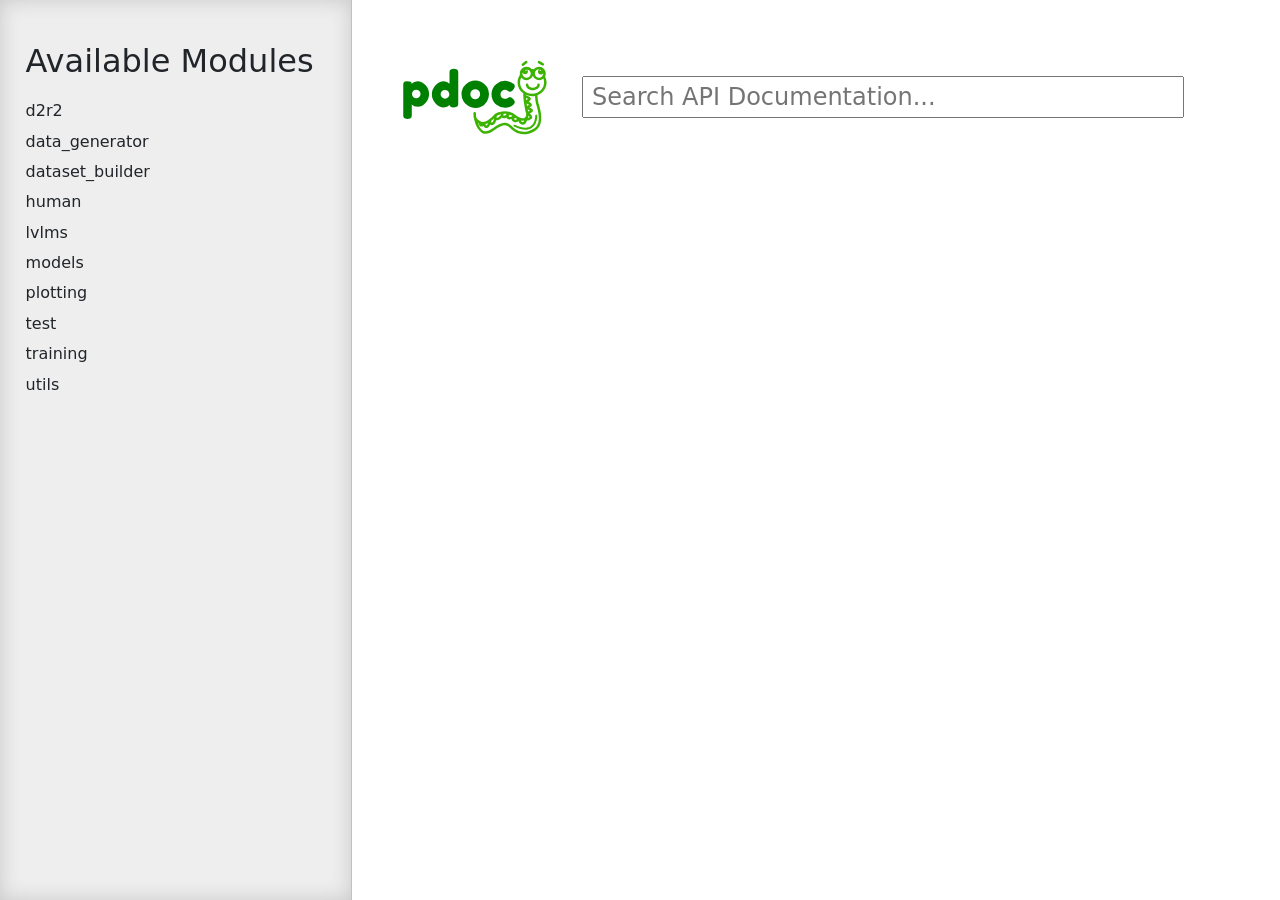
<file: docs/index.html>
<!doctype html>
<html lang="en">
<head>
    <meta charset="utf-8">
    <meta name="viewport" content="width=device-width, initial-scale=1">
    <meta name="generator" content="pdoc 14.7.0"/>
    <title>Module List &ndash; pdoc 14.7.0</title>

    <style>/*! * Bootstrap Reboot v5.0.0 (https://getbootstrap.com/) * Copyright 2011-2021 The Bootstrap Authors * Copyright 2011-2021 Twitter, Inc. * Licensed under MIT (https://github.com/twbs/bootstrap/blob/main/LICENSE) * Forked from Normalize.css, licensed MIT (https://github.com/necolas/normalize.css/blob/master/LICENSE.md) */*,::after,::before{box-sizing:border-box}@media (prefers-reduced-motion:no-preference){:root{scroll-behavior:smooth}}body{margin:0;font-family:system-ui,-apple-system,"Segoe UI",Roboto,"Helvetica Neue",Arial,"Noto Sans","Liberation Sans",sans-serif,"Apple Color Emoji","Segoe UI Emoji","Segoe UI Symbol","Noto Color Emoji";font-size:1rem;font-weight:400;line-height:1.5;color:#212529;background-color:#fff;-webkit-text-size-adjust:100%;-webkit-tap-highlight-color:transparent}hr{margin:1rem 0;color:inherit;background-color:currentColor;border:0;opacity:.25}hr:not([size]){height:1px}h1,h2,h3,h4,h5,h6{margin-top:0;margin-bottom:.5rem;font-weight:500;line-height:1.2}h1{font-size:calc(1.375rem + 1.5vw)}@media (min-width:1200px){h1{font-size:2.5rem}}h2{font-size:calc(1.325rem + .9vw)}@media (min-width:1200px){h2{font-size:2rem}}h3{font-size:calc(1.3rem + .6vw)}@media (min-width:1200px){h3{font-size:1.75rem}}h4{font-size:calc(1.275rem + .3vw)}@media (min-width:1200px){h4{font-size:1.5rem}}h5{font-size:1.25rem}h6{font-size:1rem}p{margin-top:0;margin-bottom:1rem}abbr[data-bs-original-title],abbr[title]{-webkit-text-decoration:underline dotted;text-decoration:underline dotted;cursor:help;-webkit-text-decoration-skip-ink:none;text-decoration-skip-ink:none}address{margin-bottom:1rem;font-style:normal;line-height:inherit}ol,ul{padding-left:2rem}dl,ol,ul{margin-top:0;margin-bottom:1rem}ol ol,ol ul,ul ol,ul ul{margin-bottom:0}dt{font-weight:700}dd{margin-bottom:.5rem;margin-left:0}blockquote{margin:0 0 1rem}b,strong{font-weight:bolder}small{font-size:.875em}mark{padding:.2em;background-color:#fcf8e3}sub,sup{position:relative;font-size:.75em;line-height:0;vertical-align:baseline}sub{bottom:-.25em}sup{top:-.5em}a{color:#0d6efd;text-decoration:underline}a:hover{color:#0a58ca}a:not([href]):not([class]),a:not([href]):not([class]):hover{color:inherit;text-decoration:none}code,kbd,pre,samp{font-family:SFMono-Regular,Menlo,Monaco,Consolas,"Liberation Mono","Courier New",monospace;font-size:1em;direction:ltr;unicode-bidi:bidi-override}pre{display:block;margin-top:0;margin-bottom:1rem;overflow:auto;font-size:.875em}pre code{font-size:inherit;color:inherit;word-break:normal}code{font-size:.875em;color:#d63384;word-wrap:break-word}a>code{color:inherit}kbd{padding:.2rem .4rem;font-size:.875em;color:#fff;background-color:#212529;border-radius:.2rem}kbd kbd{padding:0;font-size:1em;font-weight:700}figure{margin:0 0 1rem}img,svg{vertical-align:middle}table{caption-side:bottom;border-collapse:collapse}caption{padding-top:.5rem;padding-bottom:.5rem;color:#6c757d;text-align:left}th{text-align:inherit;text-align:-webkit-match-parent}tbody,td,tfoot,th,thead,tr{border-color:inherit;border-style:solid;border-width:0}label{display:inline-block}button{border-radius:0}button:focus:not(:focus-visible){outline:0}button,input,optgroup,select,textarea{margin:0;font-family:inherit;font-size:inherit;line-height:inherit}button,select{text-transform:none}[role=button]{cursor:pointer}select{word-wrap:normal}select:disabled{opacity:1}[list]::-webkit-calendar-picker-indicator{display:none}[type=button],[type=reset],[type=submit],button{-webkit-appearance:button}[type=button]:not(:disabled),[type=reset]:not(:disabled),[type=submit]:not(:disabled),button:not(:disabled){cursor:pointer}::-moz-focus-inner{padding:0;border-style:none}textarea{resize:vertical}fieldset{min-width:0;padding:0;margin:0;border:0}legend{float:left;width:100%;padding:0;margin-bottom:.5rem;font-size:calc(1.275rem + .3vw);line-height:inherit}@media (min-width:1200px){legend{font-size:1.5rem}}legend+*{clear:left}::-webkit-datetime-edit-day-field,::-webkit-datetime-edit-fields-wrapper,::-webkit-datetime-edit-hour-field,::-webkit-datetime-edit-minute,::-webkit-datetime-edit-month-field,::-webkit-datetime-edit-text,::-webkit-datetime-edit-year-field{padding:0}::-webkit-inner-spin-button{height:auto}[type=search]{outline-offset:-2px;-webkit-appearance:textfield}::-webkit-search-decoration{-webkit-appearance:none}::-webkit-color-swatch-wrapper{padding:0}::file-selector-button{font:inherit}::-webkit-file-upload-button{font:inherit;-webkit-appearance:button}output{display:inline-block}iframe{border:0}summary{display:list-item;cursor:pointer}progress{vertical-align:baseline}[hidden]{display:none!important}</style>
    <style>/*! syntax-highlighting.css */pre{line-height:125%;}span.linenos{color:inherit; background-color:transparent; padding-left:5px; padding-right:20px;}.pdoc-code .hll{background-color:#ffffcc}.pdoc-code{background:#f8f8f8;}.pdoc-code .c{color:#3D7B7B; font-style:italic}.pdoc-code .err{border:1px solid #FF0000}.pdoc-code .k{color:#008000; font-weight:bold}.pdoc-code .o{color:#666666}.pdoc-code .ch{color:#3D7B7B; font-style:italic}.pdoc-code .cm{color:#3D7B7B; font-style:italic}.pdoc-code .cp{color:#9C6500}.pdoc-code .cpf{color:#3D7B7B; font-style:italic}.pdoc-code .c1{color:#3D7B7B; font-style:italic}.pdoc-code .cs{color:#3D7B7B; font-style:italic}.pdoc-code .gd{color:#A00000}.pdoc-code .ge{font-style:italic}.pdoc-code .gr{color:#E40000}.pdoc-code .gh{color:#000080; font-weight:bold}.pdoc-code .gi{color:#008400}.pdoc-code .go{color:#717171}.pdoc-code .gp{color:#000080; font-weight:bold}.pdoc-code .gs{font-weight:bold}.pdoc-code .gu{color:#800080; font-weight:bold}.pdoc-code .gt{color:#0044DD}.pdoc-code .kc{color:#008000; font-weight:bold}.pdoc-code .kd{color:#008000; font-weight:bold}.pdoc-code .kn{color:#008000; font-weight:bold}.pdoc-code .kp{color:#008000}.pdoc-code .kr{color:#008000; font-weight:bold}.pdoc-code .kt{color:#B00040}.pdoc-code .m{color:#666666}.pdoc-code .s{color:#BA2121}.pdoc-code .na{color:#687822}.pdoc-code .nb{color:#008000}.pdoc-code .nc{color:#0000FF; font-weight:bold}.pdoc-code .no{color:#880000}.pdoc-code .nd{color:#AA22FF}.pdoc-code .ni{color:#717171; font-weight:bold}.pdoc-code .ne{color:#CB3F38; font-weight:bold}.pdoc-code .nf{color:#0000FF}.pdoc-code .nl{color:#767600}.pdoc-code .nn{color:#0000FF; font-weight:bold}.pdoc-code .nt{color:#008000; font-weight:bold}.pdoc-code .nv{color:#19177C}.pdoc-code .ow{color:#AA22FF; font-weight:bold}.pdoc-code .w{color:#bbbbbb}.pdoc-code .mb{color:#666666}.pdoc-code .mf{color:#666666}.pdoc-code .mh{color:#666666}.pdoc-code .mi{color:#666666}.pdoc-code .mo{color:#666666}.pdoc-code .sa{color:#BA2121}.pdoc-code .sb{color:#BA2121}.pdoc-code .sc{color:#BA2121}.pdoc-code .dl{color:#BA2121}.pdoc-code .sd{color:#BA2121; font-style:italic}.pdoc-code .s2{color:#BA2121}.pdoc-code .se{color:#AA5D1F; font-weight:bold}.pdoc-code .sh{color:#BA2121}.pdoc-code .si{color:#A45A77; font-weight:bold}.pdoc-code .sx{color:#008000}.pdoc-code .sr{color:#A45A77}.pdoc-code .s1{color:#BA2121}.pdoc-code .ss{color:#19177C}.pdoc-code .bp{color:#008000}.pdoc-code .fm{color:#0000FF}.pdoc-code .vc{color:#19177C}.pdoc-code .vg{color:#19177C}.pdoc-code .vi{color:#19177C}.pdoc-code .vm{color:#19177C}.pdoc-code .il{color:#666666}</style>
    <style>/*! theme.css */:root{--pdoc-background:#fff;}.pdoc{--text:#212529;--muted:#6c757d;--link:#3660a5;--link-hover:#1659c5;--code:#f8f8f8;--active:#fff598;--accent:#eee;--accent2:#c1c1c1;--nav-hover:rgba(255, 255, 255, 0.5);--name:#0066BB;--def:#008800;--annotation:#007020;}</style>
    <style>/*! layout.css */html, body{width:100%;height:100%;}html, main{scroll-behavior:smooth;}body{background-color:var(--pdoc-background);}@media (max-width:769px){#navtoggle{cursor:pointer;position:absolute;width:50px;height:40px;top:1rem;right:1rem;border-color:var(--text);color:var(--text);display:flex;opacity:0.8;z-index:999;}#navtoggle:hover{opacity:1;}#togglestate + div{display:none;}#togglestate:checked + div{display:inherit;}main, header{padding:2rem 3vw;}header + main{margin-top:-3rem;}.git-button{display:none !important;}nav input[type="search"]{max-width:77%;}nav input[type="search"]:first-child{margin-top:-6px;}nav input[type="search"]:valid ~ *{display:none !important;}}@media (min-width:770px){:root{--sidebar-width:clamp(12.5rem, 28vw, 22rem);}nav{position:fixed;overflow:auto;height:100vh;width:var(--sidebar-width);}main, header{padding:3rem 2rem 3rem calc(var(--sidebar-width) + 3rem);width:calc(54rem + var(--sidebar-width));max-width:100%;}header + main{margin-top:-4rem;}#navtoggle{display:none;}}#togglestate{position:absolute;height:0;opacity:0;}nav.pdoc{--pad:clamp(0.5rem, 2vw, 1.75rem);--indent:1.5rem;background-color:var(--accent);border-right:1px solid var(--accent2);box-shadow:0 0 20px rgba(50, 50, 50, .2) inset;padding:0 0 0 var(--pad);overflow-wrap:anywhere;scrollbar-width:thin; scrollbar-color:var(--accent2) transparent; z-index:1}nav.pdoc::-webkit-scrollbar{width:.4rem; }nav.pdoc::-webkit-scrollbar-thumb{background-color:var(--accent2); }nav.pdoc > div{padding:var(--pad) 0;}nav.pdoc .module-list-button{display:inline-flex;align-items:center;color:var(--text);border-color:var(--muted);margin-bottom:1rem;}nav.pdoc .module-list-button:hover{border-color:var(--text);}nav.pdoc input[type=search]{display:block;outline-offset:0;width:calc(100% - var(--pad));}nav.pdoc .logo{max-width:calc(100% - var(--pad));max-height:35vh;display:block;margin:0 auto 1rem;transform:translate(calc(-.5 * var(--pad)), 0);}nav.pdoc ul{list-style:none;padding-left:0;}nav.pdoc > div > ul{margin-left:calc(0px - var(--pad));}nav.pdoc li a{padding:.2rem 0 .2rem calc(var(--pad) + var(--indent));}nav.pdoc > div > ul > li > a{padding-left:var(--pad);}nav.pdoc li{transition:all 100ms;}nav.pdoc li:hover{background-color:var(--nav-hover);}nav.pdoc a, nav.pdoc a:hover{color:var(--text);}nav.pdoc a{display:block;}nav.pdoc > h2:first-of-type{margin-top:1.5rem;}nav.pdoc .class:before{content:"class ";color:var(--muted);}nav.pdoc .function:after{content:"()";color:var(--muted);}nav.pdoc footer:before{content:"";display:block;width:calc(100% - var(--pad));border-top:solid var(--accent2) 1px;margin-top:1.5rem;padding-top:.5rem;}nav.pdoc footer{font-size:small;}</style>
    <style>/*! content.css */.pdoc{color:var(--text);box-sizing:border-box;line-height:1.5;background:none;}.pdoc .pdoc-button{cursor:pointer;display:inline-block;border:solid black 1px;border-radius:2px;font-size:.75rem;padding:calc(0.5em - 1px) 1em;transition:100ms all;}.pdoc .alert{padding:1rem 1rem 1rem calc(1.5rem + 24px);border:1px solid transparent;border-radius:.25rem;background-repeat:no-repeat;background-position:.75rem center;margin-bottom:1rem;}.pdoc .alert > em{display:none;}.pdoc .alert > *:last-child{margin-bottom:0;}.pdoc .alert.note {color:#084298;background-color:#cfe2ff;border-color:#b6d4fe;background-image:url("data:image/svg+xml,%3Csvg%20xmlns%3D%22http%3A//www.w3.org/2000/svg%22%20width%3D%2224%22%20height%3D%2224%22%20fill%3D%22%23084298%22%20viewBox%3D%220%200%2016%2016%22%3E%3Cpath%20d%3D%22M8%2016A8%208%200%201%200%208%200a8%208%200%200%200%200%2016zm.93-9.412-1%204.705c-.07.34.029.533.304.533.194%200%20.487-.07.686-.246l-.088.416c-.287.346-.92.598-1.465.598-.703%200-1.002-.422-.808-1.319l.738-3.468c.064-.293.006-.399-.287-.47l-.451-.081.082-.381%202.29-.287zM8%205.5a1%201%200%201%201%200-2%201%201%200%200%201%200%202z%22/%3E%3C/svg%3E");}.pdoc .alert.warning{color:#664d03;background-color:#fff3cd;border-color:#ffecb5;background-image:url("data:image/svg+xml,%3Csvg%20xmlns%3D%22http%3A//www.w3.org/2000/svg%22%20width%3D%2224%22%20height%3D%2224%22%20fill%3D%22%23664d03%22%20viewBox%3D%220%200%2016%2016%22%3E%3Cpath%20d%3D%22M8.982%201.566a1.13%201.13%200%200%200-1.96%200L.165%2013.233c-.457.778.091%201.767.98%201.767h13.713c.889%200%201.438-.99.98-1.767L8.982%201.566zM8%205c.535%200%20.954.462.9.995l-.35%203.507a.552.552%200%200%201-1.1%200L7.1%205.995A.905.905%200%200%201%208%205zm.002%206a1%201%200%201%201%200%202%201%201%200%200%201%200-2z%22/%3E%3C/svg%3E");}.pdoc .alert.danger{color:#842029;background-color:#f8d7da;border-color:#f5c2c7;background-image:url("data:image/svg+xml,%3Csvg%20xmlns%3D%22http%3A//www.w3.org/2000/svg%22%20width%3D%2224%22%20height%3D%2224%22%20fill%3D%22%23842029%22%20viewBox%3D%220%200%2016%2016%22%3E%3Cpath%20d%3D%22M5.52.359A.5.5%200%200%201%206%200h4a.5.5%200%200%201%20.474.658L8.694%206H12.5a.5.5%200%200%201%20.395.807l-7%209a.5.5%200%200%201-.873-.454L6.823%209.5H3.5a.5.5%200%200%201-.48-.641l2.5-8.5z%22/%3E%3C/svg%3E");}.pdoc .visually-hidden{position:absolute !important;width:1px !important;height:1px !important;padding:0 !important;margin:-1px !important;overflow:hidden !important;clip:rect(0, 0, 0, 0) !important;white-space:nowrap !important;border:0 !important;}.pdoc h1, .pdoc h2, .pdoc h3{font-weight:300;margin:.3em 0;padding:.2em 0;}.pdoc > section:not(.module-info) h1{font-size:1.5rem;font-weight:500;}.pdoc > section:not(.module-info) h2{font-size:1.4rem;font-weight:500;}.pdoc > section:not(.module-info) h3{font-size:1.3rem;font-weight:500;}.pdoc > section:not(.module-info) h4{font-size:1.2rem;}.pdoc > section:not(.module-info) h5{font-size:1.1rem;}.pdoc a{text-decoration:none;color:var(--link);}.pdoc a:hover{color:var(--link-hover);}.pdoc blockquote{margin-left:2rem;}.pdoc pre{border-top:1px solid var(--accent2);border-bottom:1px solid var(--accent2);margin-top:0;margin-bottom:1em;padding:.5rem 0 .5rem .5rem;overflow-x:auto;background-color:var(--code);}.pdoc code{color:var(--text);padding:.2em .4em;margin:0;font-size:85%;background-color:var(--accent);border-radius:6px;}.pdoc a > code{color:inherit;}.pdoc pre > code{display:inline-block;font-size:inherit;background:none;border:none;padding:0;}.pdoc > section:not(.module-info){margin-bottom:1.5rem;}.pdoc .modulename{margin-top:0;font-weight:bold;}.pdoc .modulename a{color:var(--link);transition:100ms all;}.pdoc .git-button{float:right;border:solid var(--link) 1px;}.pdoc .git-button:hover{background-color:var(--link);color:var(--pdoc-background);}.view-source-toggle-state,.view-source-toggle-state ~ .pdoc-code{display:none;}.view-source-toggle-state:checked ~ .pdoc-code{display:block;}.view-source-button{display:inline-block;float:right;font-size:.75rem;line-height:1.5rem;color:var(--muted);padding:0 .4rem 0 1.3rem;cursor:pointer;text-indent:-2px;}.view-source-button > span{visibility:hidden;}.module-info .view-source-button{float:none;display:flex;justify-content:flex-end;margin:-1.2rem .4rem -.2rem 0;}.view-source-button::before{position:absolute;content:"View Source";display:list-item;list-style-type:disclosure-closed;}.view-source-toggle-state:checked ~ .attr .view-source-button::before,.view-source-toggle-state:checked ~ .view-source-button::before{list-style-type:disclosure-open;}.pdoc .docstring{margin-bottom:1.5rem;}.pdoc section:not(.module-info) .docstring{margin-left:clamp(0rem, 5vw - 2rem, 1rem);}.pdoc .docstring .pdoc-code{margin-left:1em;margin-right:1em;}.pdoc h1:target,.pdoc h2:target,.pdoc h3:target,.pdoc h4:target,.pdoc h5:target,.pdoc h6:target,.pdoc .pdoc-code > pre > span:target{background-color:var(--active);box-shadow:-1rem 0 0 0 var(--active);}.pdoc .pdoc-code > pre > span:target{display:block;}.pdoc div:target > .attr,.pdoc section:target > .attr,.pdoc dd:target > a{background-color:var(--active);}.pdoc *{scroll-margin:2rem;}.pdoc .pdoc-code .linenos{user-select:none;}.pdoc .attr:hover{filter:contrast(0.95);}.pdoc section, .pdoc .classattr{position:relative;}.pdoc .headerlink{--width:clamp(1rem, 3vw, 2rem);position:absolute;top:0;left:calc(0rem - var(--width));transition:all 100ms ease-in-out;opacity:0;}.pdoc .headerlink::before{content:"#";display:block;text-align:center;width:var(--width);height:2.3rem;line-height:2.3rem;font-size:1.5rem;}.pdoc .attr:hover ~ .headerlink,.pdoc *:target > .headerlink,.pdoc .headerlink:hover{opacity:1;}.pdoc .attr{display:block;margin:.5rem 0 .5rem;padding:.4rem .4rem .4rem 1rem;background-color:var(--accent);overflow-x:auto;}.pdoc .classattr{margin-left:2rem;}.pdoc .name{color:var(--name);font-weight:bold;}.pdoc .def{color:var(--def);font-weight:bold;}.pdoc .signature{background-color:transparent;}.pdoc .param, .pdoc .return-annotation{white-space:pre;}.pdoc .signature.multiline .param{display:block;}.pdoc .signature.condensed .param{display:inline-block;}.pdoc .annotation{color:var(--annotation);}.pdoc .view-value-toggle-state,.pdoc .view-value-toggle-state ~ .default_value{display:none;}.pdoc .view-value-toggle-state:checked ~ .default_value{display:inherit;}.pdoc .view-value-button{font-size:.5rem;vertical-align:middle;border-style:dashed;margin-top:-0.1rem;}.pdoc .view-value-button:hover{background:white;}.pdoc .view-value-button::before{content:"show";text-align:center;width:2.2em;display:inline-block;}.pdoc .view-value-toggle-state:checked ~ .view-value-button::before{content:"hide";}.pdoc .inherited{margin-left:2rem;}.pdoc .inherited dt{font-weight:700;}.pdoc .inherited dt, .pdoc .inherited dd{display:inline;margin-left:0;margin-bottom:.5rem;}.pdoc .inherited dd:not(:last-child):after{content:", ";}.pdoc .inherited .class:before{content:"class ";}.pdoc .inherited .function a:after{content:"()";}.pdoc .search-result .docstring{overflow:auto;max-height:25vh;}.pdoc .search-result.focused > .attr{background-color:var(--active);}.pdoc .attribution{margin-top:2rem;display:block;opacity:0.5;transition:all 200ms;filter:grayscale(100%);}.pdoc .attribution:hover{opacity:1;filter:grayscale(0%);}.pdoc .attribution img{margin-left:5px;height:35px;vertical-align:middle;width:70px;transition:all 200ms;}.pdoc table{display:block;width:max-content;max-width:100%;overflow:auto;margin-bottom:1rem;}.pdoc table th{font-weight:600;}.pdoc table th, .pdoc table td{padding:6px 13px;border:1px solid var(--accent2);}</style>
    <style>/*! custom.css */</style>
    <style>header.pdoc{display:flex;align-items:center;flex-wrap:wrap;}header.pdoc img{max-width:200px;max-height:75px;padding-right:2rem;}header.pdoc input[type=search]{outline-offset:0;font-size:1.5rem;min-width:60%;flex-grow:1;padding-left:.5rem;margin:1.75rem 0;}</style></head>
<body>
    <nav class="pdoc">
        <label id="navtoggle" for="togglestate" class="pdoc-button"><svg xmlns='http://www.w3.org/2000/svg' viewBox='0 0 30 30'><path stroke-linecap='round' stroke="currentColor" stroke-miterlimit='10' stroke-width='2' d='M4 7h22M4 15h22M4 23h22'/></svg></label>
        <input id="togglestate" type="checkbox" aria-hidden="true" tabindex="-1">
        <div>    <h2>Available Modules</h2>
    <ul>
            <li><a href="d2r2.html">d2r2</a></li>
            <li><a href="data_generator.html">data_generator</a></li>
            <li><a href="dataset_builder.html">dataset_builder</a></li>
            <li><a href="human.html">human</a></li>
            <li><a href="lvlms.html">lvlms</a></li>
            <li><a href="models.html">models</a></li>
            <li><a href="plotting.html">plotting</a></li>
            <li><a href="test.html">test</a></li>
            <li><a href="training.html">training</a></li>
            <li><a href="utils.html">utils</a></li>
    </ul>
</div>
    </nav>
    <header class="pdoc">
                <a href="https://pdoc.dev">
                    <img src="data:image/svg+xml,%3Csvg%20xmlns%3D%22http%3A//www.w3.org/2000/svg%22%20role%3D%22img%22%20aria-label%3D%22pdoc%20logo%22%20width%3D%22300%22%20height%3D%22150%22%20viewBox%3D%22-1%200%2060%2030%22%3E%3Ctitle%3Epdoc%3C/title%3E%3Cpath%20d%3D%22M29.621%2021.293c-.011-.273-.214-.475-.511-.481a.5.5%200%200%200-.489.503l-.044%201.393c-.097.551-.695%201.215-1.566%201.704-.577.428-1.306.486-2.193.182-1.426-.617-2.467-1.654-3.304-2.487l-.173-.172a3.43%203.43%200%200%200-.365-.306.49.49%200%200%200-.286-.196c-1.718-1.06-4.931-1.47-7.353.191l-.219.15c-1.707%201.187-3.413%202.131-4.328%201.03-.02-.027-.49-.685-.141-1.763.233-.721.546-2.408.772-4.076.042-.09.067-.187.046-.288.166-1.347.277-2.625.241-3.351%201.378-1.008%202.271-2.586%202.271-4.362%200-.976-.272-1.935-.788-2.774-.057-.094-.122-.18-.184-.268.033-.167.052-.339.052-.516%200-1.477-1.202-2.679-2.679-2.679-.791%200-1.496.352-1.987.9a6.3%206.3%200%200%200-1.001.029c-.492-.564-1.207-.929-2.012-.929-1.477%200-2.679%201.202-2.679%202.679A2.65%202.65%200%200%200%20.97%206.554c-.383.747-.595%201.572-.595%202.41%200%202.311%201.507%204.29%203.635%205.107-.037.699-.147%202.27-.423%203.294l-.137.461c-.622%202.042-2.515%208.257%201.727%2010.643%201.614.908%203.06%201.248%204.317%201.248%202.665%200%204.492-1.524%205.322-2.401%201.476-1.559%202.886-1.854%206.491.82%201.877%201.393%203.514%201.753%204.861%201.068%202.223-1.713%202.811-3.867%203.399-6.374.077-.846.056-1.469.054-1.537zm-4.835%204.313c-.054.305-.156.586-.242.629-.034-.007-.131-.022-.307-.157-.145-.111-.314-.478-.456-.908.221.121.432.25.675.355.115.039.219.051.33.081zm-2.251-1.238c-.05.33-.158.648-.252.694-.022.001-.125-.018-.307-.157-.217-.166-.488-.906-.639-1.573.358.344.754.693%201.198%201.036zm-3.887-2.337c-.006-.116-.018-.231-.041-.342.635.145%201.189.368%201.599.625.097.231.166.481.174.642-.03.049-.055.101-.067.158-.046.013-.128.026-.298.004-.278-.037-.901-.57-1.367-1.087zm-1.127-.497c.116.306.176.625.12.71-.019.014-.117.045-.345.016-.206-.027-.604-.332-.986-.695.41-.051.816-.056%201.211-.031zm-4.535%201.535c.209.22.379.47.358.598-.006.041-.088.138-.351.234-.144.055-.539-.063-.979-.259a11.66%2011.66%200%200%200%20.972-.573zm.983-.664c.359-.237.738-.418%201.126-.554.25.237.479.548.457.694-.006.042-.087.138-.351.235-.174.064-.694-.105-1.232-.375zm-3.381%201.794c-.022.145-.061.29-.149.401-.133.166-.358.248-.69.251h-.002c-.133%200-.306-.26-.45-.621.417.091.854.07%201.291-.031zm-2.066-8.077a4.78%204.78%200%200%201-.775-.584c.172-.115.505-.254.88-.378l-.105.962zm-.331%202.302a10.32%2010.32%200%200%201-.828-.502c.202-.143.576-.328.984-.49l-.156.992zm-.45%202.157l-.701-.403c.214-.115.536-.249.891-.376a11.57%2011.57%200%200%201-.19.779zm-.181%201.716c.064.398.194.702.298.893-.194-.051-.435-.162-.736-.398.061-.119.224-.3.438-.495zM8.87%204.141c0%20.152-.123.276-.276.276s-.275-.124-.275-.276.123-.276.276-.276.275.124.275.276zm-.735-.389a1.15%201.15%200%200%200-.314.783%201.16%201.16%200%200%200%201.162%201.162c.457%200%20.842-.27%201.032-.653.026.117.042.238.042.362a1.68%201.68%200%200%201-1.679%201.679%201.68%201.68%200%200%201-1.679-1.679c0-.843.626-1.535%201.436-1.654zM5.059%205.406A1.68%201.68%200%200%201%203.38%207.085a1.68%201.68%200%200%201-1.679-1.679c0-.037.009-.072.011-.109.21.3.541.508.935.508a1.16%201.16%200%200%200%201.162-1.162%201.14%201.14%200%200%200-.474-.912c.015%200%20.03-.005.045-.005.926.001%201.679.754%201.679%201.68zM3.198%204.141c0%20.152-.123.276-.276.276s-.275-.124-.275-.276.123-.276.276-.276.275.124.275.276zM1.375%208.964c0-.52.103-1.035.288-1.52.466.394%201.06.64%201.717.64%201.144%200%202.116-.725%202.499-1.738.383%201.012%201.355%201.738%202.499%201.738.867%200%201.631-.421%202.121-1.062.307.605.478%201.267.478%201.942%200%202.486-2.153%204.51-4.801%204.51s-4.801-2.023-4.801-4.51zm24.342%2019.349c-.985.498-2.267.168-3.813-.979-3.073-2.281-5.453-3.199-7.813-.705-1.315%201.391-4.163%203.365-8.423.97-3.174-1.786-2.239-6.266-1.261-9.479l.146-.492c.276-1.02.395-2.457.444-3.268a6.11%206.11%200%200%200%201.18.115%206.01%206.01%200%200%200%202.536-.562l-.006.175c-.802.215-1.848.612-2.021%201.25-.079.295.021.601.274.837.219.203.415.364.598.501-.667.304-1.243.698-1.311%201.179-.02.144-.022.507.393.787.213.144.395.26.564.365-1.285.521-1.361.96-1.381%201.126-.018.142-.011.496.427.746l.854.489c-.473.389-.971.914-.999%201.429-.018.278.095.532.316.713.675.556%201.231.721%201.653.721.059%200%20.104-.014.158-.02.207.707.641%201.64%201.513%201.64h.013c.8-.008%201.236-.345%201.462-.626.173-.216.268-.457.325-.692.424.195.93.374%201.372.374.151%200%20.294-.021.423-.068.732-.27.944-.704.993-1.021.009-.061.003-.119.002-.179.266.086.538.147.789.147.15%200%20.294-.021.423-.069.542-.2.797-.489.914-.754.237.147.478.258.704.288.106.014.205.021.296.021.356%200%20.595-.101.767-.229.438.435%201.094.992%201.656%201.067.106.014.205.021.296.021a1.56%201.56%200%200%200%20.323-.035c.17.575.453%201.289.866%201.605.358.273.665.362.914.362a.99.99%200%200%200%20.421-.093%201.03%201.03%200%200%200%20.245-.164c.168.428.39.846.68%201.068.358.273.665.362.913.362a.99.99%200%200%200%20.421-.093c.317-.148.512-.448.639-.762.251.157.495.257.726.257.127%200%20.25-.024.37-.071.427-.17.706-.617.841-1.314.022-.015.047-.022.068-.038.067-.051.133-.104.196-.159-.443%201.486-1.107%202.761-2.086%203.257zM8.66%209.925a.5.5%200%201%200-1%200c0%20.653-.818%201.205-1.787%201.205s-1.787-.552-1.787-1.205a.5.5%200%201%200-1%200c0%201.216%201.25%202.205%202.787%202.205s2.787-.989%202.787-2.205zm4.4%2015.965l-.208.097c-2.661%201.258-4.708%201.436-6.086.527-1.542-1.017-1.88-3.19-1.844-4.198a.4.4%200%200%200-.385-.414c-.242-.029-.406.164-.414.385-.046%201.249.367%203.686%202.202%204.896.708.467%201.547.7%202.51.7%201.248%200%202.706-.392%204.362-1.174l.185-.086a.4.4%200%200%200%20.205-.527c-.089-.204-.326-.291-.527-.206zM9.547%202.292c.093.077.205.114.317.114a.5.5%200%200%200%20.318-.886L8.817.397a.5.5%200%200%200-.703.068.5.5%200%200%200%20.069.703l1.364%201.124zm-7.661-.065c.086%200%20.173-.022.253-.068l1.523-.893a.5.5%200%200%200-.506-.863l-1.523.892a.5.5%200%200%200-.179.685c.094.158.261.247.432.247z%22%20transform%3D%22matrix%28-1%200%200%201%2058%200%29%22%20fill%3D%22%233bb300%22/%3E%3Cpath%20d%3D%22M.3%2021.86V10.18q0-.46.02-.68.04-.22.18-.5.28-.54%201.34-.54%201.06%200%201.42.28.38.26.44.78.76-1.04%202.38-1.04%201.64%200%203.1%201.54%201.46%201.54%201.46%203.58%200%202.04-1.46%203.58-1.44%201.54-3.08%201.54-1.64%200-2.38-.92v4.04q0%20.46-.04.68-.02.22-.18.5-.14.3-.5.42-.36.12-.98.12-.62%200-1-.12-.36-.12-.52-.4-.14-.28-.18-.5-.02-.22-.02-.68zm3.96-9.42q-.46.54-.46%201.18%200%20.64.46%201.18.48.52%201.2.52.74%200%201.24-.52.52-.52.52-1.18%200-.66-.48-1.18-.48-.54-1.26-.54-.76%200-1.22.54zm14.741-8.36q.16-.3.54-.42.38-.12%201-.12.64%200%201.02.12.38.12.52.42.16.3.18.54.04.22.04.68v11.94q0%20.46-.04.7-.02.22-.18.5-.3.54-1.7.54-1.38%200-1.54-.98-.84.96-2.34.96-1.8%200-3.28-1.56-1.48-1.58-1.48-3.66%200-2.1%201.48-3.68%201.5-1.58%203.28-1.58%201.48%200%202.3%201v-4.2q0-.46.02-.68.04-.24.18-.52zm-3.24%2010.86q.52.54%201.26.54.74%200%201.22-.54.5-.54.5-1.18%200-.66-.48-1.22-.46-.56-1.26-.56-.8%200-1.28.56-.48.54-.48%201.2%200%20.66.52%201.2zm7.833-1.2q0-2.4%201.68-3.96%201.68-1.56%203.84-1.56%202.16%200%203.82%201.56%201.66%201.54%201.66%203.94%200%201.66-.86%202.96-.86%201.28-2.1%201.9-1.22.6-2.54.6-1.32%200-2.56-.64-1.24-.66-2.1-1.92-.84-1.28-.84-2.88zm4.18%201.44q.64.48%201.3.48.66%200%201.32-.5.66-.5.66-1.48%200-.98-.62-1.46-.62-.48-1.34-.48-.72%200-1.34.5-.62.5-.62%201.48%200%20.96.64%201.46zm11.412-1.44q0%20.84.56%201.32.56.46%201.18.46.64%200%201.18-.36.56-.38.9-.38.6%200%201.46%201.06.46.58.46%201.04%200%20.76-1.1%201.42-1.14.8-2.8.8-1.86%200-3.58-1.34-.82-.64-1.34-1.7-.52-1.08-.52-2.36%200-1.3.52-2.34.52-1.06%201.34-1.7%201.66-1.32%203.54-1.32.76%200%201.48.22.72.2%201.06.4l.32.2q.36.24.56.38.52.4.52.92%200%20.5-.42%201.14-.72%201.1-1.38%201.1-.38%200-1.08-.44-.36-.34-1.04-.34-.66%200-1.24.48-.58.48-.58%201.34z%22%20fill%3D%22green%22/%3E%3C/svg%3E"
                         alt="pdoc"/>
                </a>
            <input type="search" placeholder="Search API Documentation..." aria-label="search box">
    </header>
    <main class="pdoc"></main>
<script>
    function escapeHTML(html) {
        return document.createElement('div').appendChild(document.createTextNode(html)).parentNode.innerHTML;
    }

    const originalContent = document.querySelector("main.pdoc");
    let currentContent = originalContent;

    function setContent(innerHTML) {
        let elem;
        if (innerHTML) {
            elem = document.createElement("main");
            elem.classList.add("pdoc");
            elem.innerHTML = innerHTML;
        } else {
            elem = originalContent;
        }
        if (currentContent !== elem) {
            currentContent.replaceWith(elem);
            currentContent = elem;
        }
    }

    function getSearchTerm() {
        return (new URL(window.location)).searchParams.get("search");
    }

    const searchBox = document.querySelector(".pdoc input[type=search]");
    searchBox.addEventListener("input", function () {
        let url = new URL(window.location);
        if (searchBox.value.trim()) {
            url.hash = "";
            url.searchParams.set("search", searchBox.value);
        } else {
            url.searchParams.delete("search");
        }
        history.replaceState("", "", url.toString());
        onInput();
    });
    window.addEventListener("popstate", onInput);


    let search, searchErr;

    async function initialize() {
        try {
            search = await new Promise((resolve, reject) => {
                const script = document.createElement("script");
                script.type = "text/javascript";
                script.async = true;
                script.onload = () => resolve(window.pdocSearch);
                script.onerror = (e) => reject(e);
                script.src = "search.js";
                document.getElementsByTagName("head")[0].appendChild(script);
            });
        } catch (e) {
            console.error("Cannot fetch pdoc search index");
            searchErr = "Cannot fetch search index.";
        }
        onInput();

        document.querySelector("nav.pdoc").addEventListener("click", e => {
            if (e.target.hash) {
                searchBox.value = "";
                searchBox.dispatchEvent(new Event("input"));
            }
        });
    }

    function onInput() {
        setContent((() => {
            const term = getSearchTerm();
            if (!term) {
                return null
            }
            if (searchErr) {
                return `<h3>Error: ${searchErr}</h3>`
            }
            if (!search) {
                return "<h3>Searching...</h3>"
            }

            window.scrollTo({top: 0, left: 0, behavior: 'auto'});

            const results = search(term);

            let html;
            if (results.length === 0) {
                html = `No search results for '${escapeHTML(term)}'.`
            } else {
                html = `<h4>${results.length} search result${results.length > 1 ? "s" : ""} for '${escapeHTML(term)}'.</h4>`;
            }
            for (let result of results.slice(0, 10)) {
                let doc = result.doc;
                let url = `${doc.modulename.replaceAll(".", "/")}.html`;
                if (doc.qualname) {
                    url += `#${doc.qualname}`;
                }

                let heading;
                switch (result.doc.kind) {
                    case "function":
                        if (doc.fullname.endsWith(".__init__")) {
                            heading = `<span class="name">${doc.fullname.replace(/\.__init__$/, "")}</span>${doc.signature}`;
                        } else {
                            heading = `<span class="def">${doc.funcdef}</span> <span class="name">${doc.fullname}</span>${doc.signature}`;
                        }
                        break;
                    case "class":
                        heading = `<span class="def">class</span> <span class="name">${doc.fullname}</span>`;
                        if (doc.bases)
                            heading += `<wbr>(<span class="base">${doc.bases}</span>)`;
                        heading += `:`;
                        break;
                    case "variable":
                        heading = `<span class="name">${doc.fullname}</span>`;
                        if (doc.annotation)
                            heading += `<span class="annotation">${doc.annotation}</span>`;
                        if (doc.default_value)
                            heading += `<span class="default_value"> = ${doc.default_value}</span>`;
                        break;
                    default:
                        heading = `<span class="name">${doc.fullname}</span>`;
                        break;
                }
                html += `
                        <section class="search-result">
                        <a href="${url}" class="attr ${doc.kind}">${heading}</a>
                        <div class="docstring">${doc.doc}</div>
                        </section>
                    `;

            }
            return html;
        })());
    }

    if (getSearchTerm()) {
        initialize();
        searchBox.value = getSearchTerm();
        onInput();
    } else {
        searchBox.addEventListener("focus", initialize, {once: true});
    }

    searchBox.addEventListener("keydown", e => {
        if (["ArrowDown", "ArrowUp", "Enter"].includes(e.key)) {
            let focused = currentContent.querySelector(".search-result.focused");
            if (!focused) {
                currentContent.querySelector(".search-result").classList.add("focused");
            } else if (
                e.key === "ArrowDown"
                && focused.nextElementSibling
                && focused.nextElementSibling.classList.contains("search-result")
            ) {
                focused.classList.remove("focused");
                focused.nextElementSibling.classList.add("focused");
                focused.nextElementSibling.scrollIntoView({
                    behavior: "smooth",
                    block: "nearest",
                    inline: "nearest"
                });
            } else if (
                e.key === "ArrowUp"
                && focused.previousElementSibling
                && focused.previousElementSibling.classList.contains("search-result")
            ) {
                focused.classList.remove("focused");
                focused.previousElementSibling.classList.add("focused");
                focused.previousElementSibling.scrollIntoView({
                    behavior: "smooth",
                    block: "nearest",
                    inline: "nearest"
                });
            } else if (
                e.key === "Enter"
            ) {
                focused.querySelector("a").click();
            }
        }
    });
</script></body>
</html>
</file>
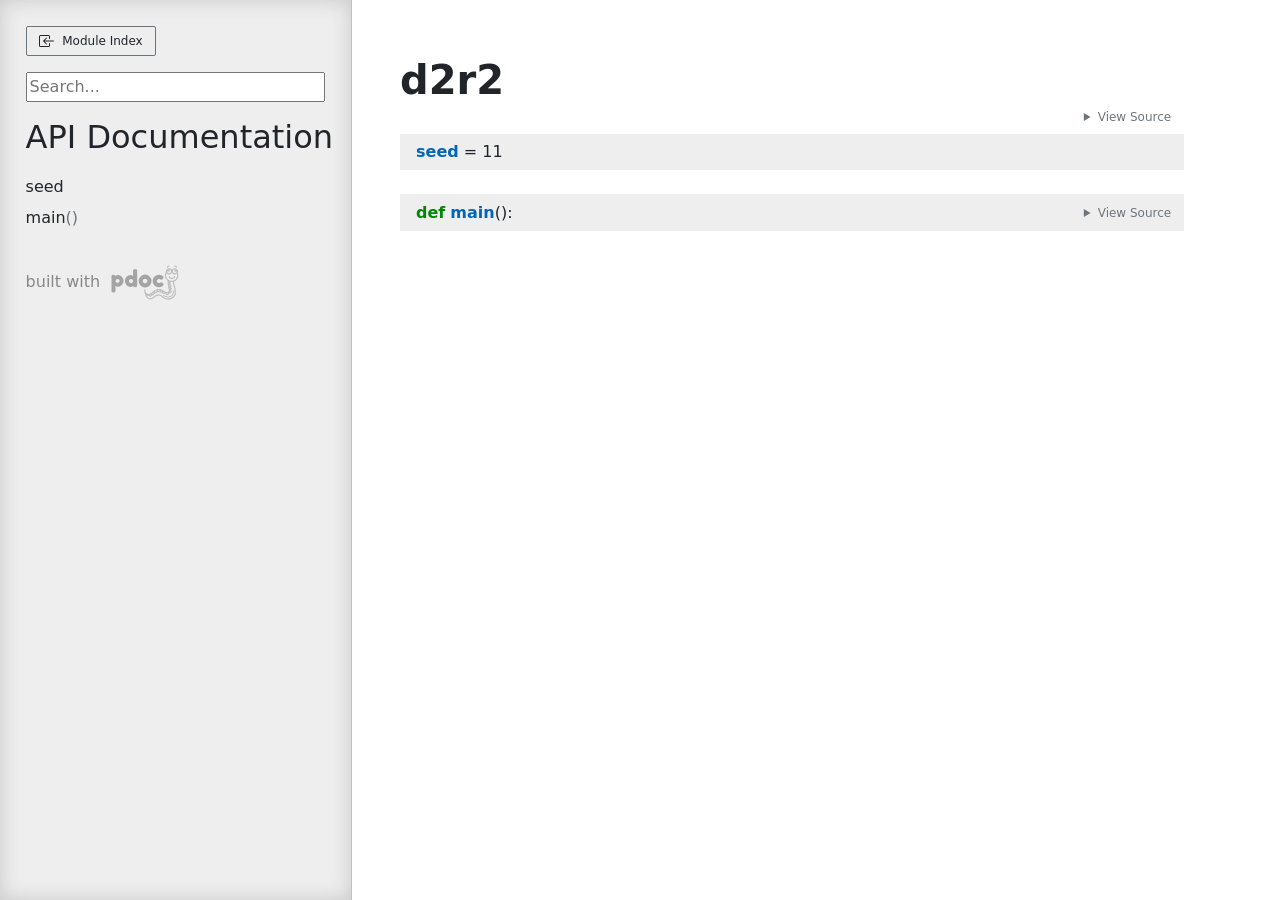
<file: docs/d2r2.html>
<!doctype html>
<html lang="en">
<head>
    <meta charset="utf-8">
    <meta name="viewport" content="width=device-width, initial-scale=1">
    <meta name="generator" content="pdoc 14.7.0"/>
    <title>d2r2 API documentation</title>

    <style>/*! * Bootstrap Reboot v5.0.0 (https://getbootstrap.com/) * Copyright 2011-2021 The Bootstrap Authors * Copyright 2011-2021 Twitter, Inc. * Licensed under MIT (https://github.com/twbs/bootstrap/blob/main/LICENSE) * Forked from Normalize.css, licensed MIT (https://github.com/necolas/normalize.css/blob/master/LICENSE.md) */*,::after,::before{box-sizing:border-box}@media (prefers-reduced-motion:no-preference){:root{scroll-behavior:smooth}}body{margin:0;font-family:system-ui,-apple-system,"Segoe UI",Roboto,"Helvetica Neue",Arial,"Noto Sans","Liberation Sans",sans-serif,"Apple Color Emoji","Segoe UI Emoji","Segoe UI Symbol","Noto Color Emoji";font-size:1rem;font-weight:400;line-height:1.5;color:#212529;background-color:#fff;-webkit-text-size-adjust:100%;-webkit-tap-highlight-color:transparent}hr{margin:1rem 0;color:inherit;background-color:currentColor;border:0;opacity:.25}hr:not([size]){height:1px}h1,h2,h3,h4,h5,h6{margin-top:0;margin-bottom:.5rem;font-weight:500;line-height:1.2}h1{font-size:calc(1.375rem + 1.5vw)}@media (min-width:1200px){h1{font-size:2.5rem}}h2{font-size:calc(1.325rem + .9vw)}@media (min-width:1200px){h2{font-size:2rem}}h3{font-size:calc(1.3rem + .6vw)}@media (min-width:1200px){h3{font-size:1.75rem}}h4{font-size:calc(1.275rem + .3vw)}@media (min-width:1200px){h4{font-size:1.5rem}}h5{font-size:1.25rem}h6{font-size:1rem}p{margin-top:0;margin-bottom:1rem}abbr[data-bs-original-title],abbr[title]{-webkit-text-decoration:underline dotted;text-decoration:underline dotted;cursor:help;-webkit-text-decoration-skip-ink:none;text-decoration-skip-ink:none}address{margin-bottom:1rem;font-style:normal;line-height:inherit}ol,ul{padding-left:2rem}dl,ol,ul{margin-top:0;margin-bottom:1rem}ol ol,ol ul,ul ol,ul ul{margin-bottom:0}dt{font-weight:700}dd{margin-bottom:.5rem;margin-left:0}blockquote{margin:0 0 1rem}b,strong{font-weight:bolder}small{font-size:.875em}mark{padding:.2em;background-color:#fcf8e3}sub,sup{position:relative;font-size:.75em;line-height:0;vertical-align:baseline}sub{bottom:-.25em}sup{top:-.5em}a{color:#0d6efd;text-decoration:underline}a:hover{color:#0a58ca}a:not([href]):not([class]),a:not([href]):not([class]):hover{color:inherit;text-decoration:none}code,kbd,pre,samp{font-family:SFMono-Regular,Menlo,Monaco,Consolas,"Liberation Mono","Courier New",monospace;font-size:1em;direction:ltr;unicode-bidi:bidi-override}pre{display:block;margin-top:0;margin-bottom:1rem;overflow:auto;font-size:.875em}pre code{font-size:inherit;color:inherit;word-break:normal}code{font-size:.875em;color:#d63384;word-wrap:break-word}a>code{color:inherit}kbd{padding:.2rem .4rem;font-size:.875em;color:#fff;background-color:#212529;border-radius:.2rem}kbd kbd{padding:0;font-size:1em;font-weight:700}figure{margin:0 0 1rem}img,svg{vertical-align:middle}table{caption-side:bottom;border-collapse:collapse}caption{padding-top:.5rem;padding-bottom:.5rem;color:#6c757d;text-align:left}th{text-align:inherit;text-align:-webkit-match-parent}tbody,td,tfoot,th,thead,tr{border-color:inherit;border-style:solid;border-width:0}label{display:inline-block}button{border-radius:0}button:focus:not(:focus-visible){outline:0}button,input,optgroup,select,textarea{margin:0;font-family:inherit;font-size:inherit;line-height:inherit}button,select{text-transform:none}[role=button]{cursor:pointer}select{word-wrap:normal}select:disabled{opacity:1}[list]::-webkit-calendar-picker-indicator{display:none}[type=button],[type=reset],[type=submit],button{-webkit-appearance:button}[type=button]:not(:disabled),[type=reset]:not(:disabled),[type=submit]:not(:disabled),button:not(:disabled){cursor:pointer}::-moz-focus-inner{padding:0;border-style:none}textarea{resize:vertical}fieldset{min-width:0;padding:0;margin:0;border:0}legend{float:left;width:100%;padding:0;margin-bottom:.5rem;font-size:calc(1.275rem + .3vw);line-height:inherit}@media (min-width:1200px){legend{font-size:1.5rem}}legend+*{clear:left}::-webkit-datetime-edit-day-field,::-webkit-datetime-edit-fields-wrapper,::-webkit-datetime-edit-hour-field,::-webkit-datetime-edit-minute,::-webkit-datetime-edit-month-field,::-webkit-datetime-edit-text,::-webkit-datetime-edit-year-field{padding:0}::-webkit-inner-spin-button{height:auto}[type=search]{outline-offset:-2px;-webkit-appearance:textfield}::-webkit-search-decoration{-webkit-appearance:none}::-webkit-color-swatch-wrapper{padding:0}::file-selector-button{font:inherit}::-webkit-file-upload-button{font:inherit;-webkit-appearance:button}output{display:inline-block}iframe{border:0}summary{display:list-item;cursor:pointer}progress{vertical-align:baseline}[hidden]{display:none!important}</style>
    <style>/*! syntax-highlighting.css */pre{line-height:125%;}span.linenos{color:inherit; background-color:transparent; padding-left:5px; padding-right:20px;}.pdoc-code .hll{background-color:#ffffcc}.pdoc-code{background:#f8f8f8;}.pdoc-code .c{color:#3D7B7B; font-style:italic}.pdoc-code .err{border:1px solid #FF0000}.pdoc-code .k{color:#008000; font-weight:bold}.pdoc-code .o{color:#666666}.pdoc-code .ch{color:#3D7B7B; font-style:italic}.pdoc-code .cm{color:#3D7B7B; font-style:italic}.pdoc-code .cp{color:#9C6500}.pdoc-code .cpf{color:#3D7B7B; font-style:italic}.pdoc-code .c1{color:#3D7B7B; font-style:italic}.pdoc-code .cs{color:#3D7B7B; font-style:italic}.pdoc-code .gd{color:#A00000}.pdoc-code .ge{font-style:italic}.pdoc-code .gr{color:#E40000}.pdoc-code .gh{color:#000080; font-weight:bold}.pdoc-code .gi{color:#008400}.pdoc-code .go{color:#717171}.pdoc-code .gp{color:#000080; font-weight:bold}.pdoc-code .gs{font-weight:bold}.pdoc-code .gu{color:#800080; font-weight:bold}.pdoc-code .gt{color:#0044DD}.pdoc-code .kc{color:#008000; font-weight:bold}.pdoc-code .kd{color:#008000; font-weight:bold}.pdoc-code .kn{color:#008000; font-weight:bold}.pdoc-code .kp{color:#008000}.pdoc-code .kr{color:#008000; font-weight:bold}.pdoc-code .kt{color:#B00040}.pdoc-code .m{color:#666666}.pdoc-code .s{color:#BA2121}.pdoc-code .na{color:#687822}.pdoc-code .nb{color:#008000}.pdoc-code .nc{color:#0000FF; font-weight:bold}.pdoc-code .no{color:#880000}.pdoc-code .nd{color:#AA22FF}.pdoc-code .ni{color:#717171; font-weight:bold}.pdoc-code .ne{color:#CB3F38; font-weight:bold}.pdoc-code .nf{color:#0000FF}.pdoc-code .nl{color:#767600}.pdoc-code .nn{color:#0000FF; font-weight:bold}.pdoc-code .nt{color:#008000; font-weight:bold}.pdoc-code .nv{color:#19177C}.pdoc-code .ow{color:#AA22FF; font-weight:bold}.pdoc-code .w{color:#bbbbbb}.pdoc-code .mb{color:#666666}.pdoc-code .mf{color:#666666}.pdoc-code .mh{color:#666666}.pdoc-code .mi{color:#666666}.pdoc-code .mo{color:#666666}.pdoc-code .sa{color:#BA2121}.pdoc-code .sb{color:#BA2121}.pdoc-code .sc{color:#BA2121}.pdoc-code .dl{color:#BA2121}.pdoc-code .sd{color:#BA2121; font-style:italic}.pdoc-code .s2{color:#BA2121}.pdoc-code .se{color:#AA5D1F; font-weight:bold}.pdoc-code .sh{color:#BA2121}.pdoc-code .si{color:#A45A77; font-weight:bold}.pdoc-code .sx{color:#008000}.pdoc-code .sr{color:#A45A77}.pdoc-code .s1{color:#BA2121}.pdoc-code .ss{color:#19177C}.pdoc-code .bp{color:#008000}.pdoc-code .fm{color:#0000FF}.pdoc-code .vc{color:#19177C}.pdoc-code .vg{color:#19177C}.pdoc-code .vi{color:#19177C}.pdoc-code .vm{color:#19177C}.pdoc-code .il{color:#666666}</style>
    <style>/*! theme.css */:root{--pdoc-background:#fff;}.pdoc{--text:#212529;--muted:#6c757d;--link:#3660a5;--link-hover:#1659c5;--code:#f8f8f8;--active:#fff598;--accent:#eee;--accent2:#c1c1c1;--nav-hover:rgba(255, 255, 255, 0.5);--name:#0066BB;--def:#008800;--annotation:#007020;}</style>
    <style>/*! layout.css */html, body{width:100%;height:100%;}html, main{scroll-behavior:smooth;}body{background-color:var(--pdoc-background);}@media (max-width:769px){#navtoggle{cursor:pointer;position:absolute;width:50px;height:40px;top:1rem;right:1rem;border-color:var(--text);color:var(--text);display:flex;opacity:0.8;z-index:999;}#navtoggle:hover{opacity:1;}#togglestate + div{display:none;}#togglestate:checked + div{display:inherit;}main, header{padding:2rem 3vw;}header + main{margin-top:-3rem;}.git-button{display:none !important;}nav input[type="search"]{max-width:77%;}nav input[type="search"]:first-child{margin-top:-6px;}nav input[type="search"]:valid ~ *{display:none !important;}}@media (min-width:770px){:root{--sidebar-width:clamp(12.5rem, 28vw, 22rem);}nav{position:fixed;overflow:auto;height:100vh;width:var(--sidebar-width);}main, header{padding:3rem 2rem 3rem calc(var(--sidebar-width) + 3rem);width:calc(54rem + var(--sidebar-width));max-width:100%;}header + main{margin-top:-4rem;}#navtoggle{display:none;}}#togglestate{position:absolute;height:0;opacity:0;}nav.pdoc{--pad:clamp(0.5rem, 2vw, 1.75rem);--indent:1.5rem;background-color:var(--accent);border-right:1px solid var(--accent2);box-shadow:0 0 20px rgba(50, 50, 50, .2) inset;padding:0 0 0 var(--pad);overflow-wrap:anywhere;scrollbar-width:thin; scrollbar-color:var(--accent2) transparent; z-index:1}nav.pdoc::-webkit-scrollbar{width:.4rem; }nav.pdoc::-webkit-scrollbar-thumb{background-color:var(--accent2); }nav.pdoc > div{padding:var(--pad) 0;}nav.pdoc .module-list-button{display:inline-flex;align-items:center;color:var(--text);border-color:var(--muted);margin-bottom:1rem;}nav.pdoc .module-list-button:hover{border-color:var(--text);}nav.pdoc input[type=search]{display:block;outline-offset:0;width:calc(100% - var(--pad));}nav.pdoc .logo{max-width:calc(100% - var(--pad));max-height:35vh;display:block;margin:0 auto 1rem;transform:translate(calc(-.5 * var(--pad)), 0);}nav.pdoc ul{list-style:none;padding-left:0;}nav.pdoc > div > ul{margin-left:calc(0px - var(--pad));}nav.pdoc li a{padding:.2rem 0 .2rem calc(var(--pad) + var(--indent));}nav.pdoc > div > ul > li > a{padding-left:var(--pad);}nav.pdoc li{transition:all 100ms;}nav.pdoc li:hover{background-color:var(--nav-hover);}nav.pdoc a, nav.pdoc a:hover{color:var(--text);}nav.pdoc a{display:block;}nav.pdoc > h2:first-of-type{margin-top:1.5rem;}nav.pdoc .class:before{content:"class ";color:var(--muted);}nav.pdoc .function:after{content:"()";color:var(--muted);}nav.pdoc footer:before{content:"";display:block;width:calc(100% - var(--pad));border-top:solid var(--accent2) 1px;margin-top:1.5rem;padding-top:.5rem;}nav.pdoc footer{font-size:small;}</style>
    <style>/*! content.css */.pdoc{color:var(--text);box-sizing:border-box;line-height:1.5;background:none;}.pdoc .pdoc-button{cursor:pointer;display:inline-block;border:solid black 1px;border-radius:2px;font-size:.75rem;padding:calc(0.5em - 1px) 1em;transition:100ms all;}.pdoc .alert{padding:1rem 1rem 1rem calc(1.5rem + 24px);border:1px solid transparent;border-radius:.25rem;background-repeat:no-repeat;background-position:.75rem center;margin-bottom:1rem;}.pdoc .alert > em{display:none;}.pdoc .alert > *:last-child{margin-bottom:0;}.pdoc .alert.note {color:#084298;background-color:#cfe2ff;border-color:#b6d4fe;background-image:url("data:image/svg+xml,%3Csvg%20xmlns%3D%22http%3A//www.w3.org/2000/svg%22%20width%3D%2224%22%20height%3D%2224%22%20fill%3D%22%23084298%22%20viewBox%3D%220%200%2016%2016%22%3E%3Cpath%20d%3D%22M8%2016A8%208%200%201%200%208%200a8%208%200%200%200%200%2016zm.93-9.412-1%204.705c-.07.34.029.533.304.533.194%200%20.487-.07.686-.246l-.088.416c-.287.346-.92.598-1.465.598-.703%200-1.002-.422-.808-1.319l.738-3.468c.064-.293.006-.399-.287-.47l-.451-.081.082-.381%202.29-.287zM8%205.5a1%201%200%201%201%200-2%201%201%200%200%201%200%202z%22/%3E%3C/svg%3E");}.pdoc .alert.warning{color:#664d03;background-color:#fff3cd;border-color:#ffecb5;background-image:url("data:image/svg+xml,%3Csvg%20xmlns%3D%22http%3A//www.w3.org/2000/svg%22%20width%3D%2224%22%20height%3D%2224%22%20fill%3D%22%23664d03%22%20viewBox%3D%220%200%2016%2016%22%3E%3Cpath%20d%3D%22M8.982%201.566a1.13%201.13%200%200%200-1.96%200L.165%2013.233c-.457.778.091%201.767.98%201.767h13.713c.889%200%201.438-.99.98-1.767L8.982%201.566zM8%205c.535%200%20.954.462.9.995l-.35%203.507a.552.552%200%200%201-1.1%200L7.1%205.995A.905.905%200%200%201%208%205zm.002%206a1%201%200%201%201%200%202%201%201%200%200%201%200-2z%22/%3E%3C/svg%3E");}.pdoc .alert.danger{color:#842029;background-color:#f8d7da;border-color:#f5c2c7;background-image:url("data:image/svg+xml,%3Csvg%20xmlns%3D%22http%3A//www.w3.org/2000/svg%22%20width%3D%2224%22%20height%3D%2224%22%20fill%3D%22%23842029%22%20viewBox%3D%220%200%2016%2016%22%3E%3Cpath%20d%3D%22M5.52.359A.5.5%200%200%201%206%200h4a.5.5%200%200%201%20.474.658L8.694%206H12.5a.5.5%200%200%201%20.395.807l-7%209a.5.5%200%200%201-.873-.454L6.823%209.5H3.5a.5.5%200%200%201-.48-.641l2.5-8.5z%22/%3E%3C/svg%3E");}.pdoc .visually-hidden{position:absolute !important;width:1px !important;height:1px !important;padding:0 !important;margin:-1px !important;overflow:hidden !important;clip:rect(0, 0, 0, 0) !important;white-space:nowrap !important;border:0 !important;}.pdoc h1, .pdoc h2, .pdoc h3{font-weight:300;margin:.3em 0;padding:.2em 0;}.pdoc > section:not(.module-info) h1{font-size:1.5rem;font-weight:500;}.pdoc > section:not(.module-info) h2{font-size:1.4rem;font-weight:500;}.pdoc > section:not(.module-info) h3{font-size:1.3rem;font-weight:500;}.pdoc > section:not(.module-info) h4{font-size:1.2rem;}.pdoc > section:not(.module-info) h5{font-size:1.1rem;}.pdoc a{text-decoration:none;color:var(--link);}.pdoc a:hover{color:var(--link-hover);}.pdoc blockquote{margin-left:2rem;}.pdoc pre{border-top:1px solid var(--accent2);border-bottom:1px solid var(--accent2);margin-top:0;margin-bottom:1em;padding:.5rem 0 .5rem .5rem;overflow-x:auto;background-color:var(--code);}.pdoc code{color:var(--text);padding:.2em .4em;margin:0;font-size:85%;background-color:var(--accent);border-radius:6px;}.pdoc a > code{color:inherit;}.pdoc pre > code{display:inline-block;font-size:inherit;background:none;border:none;padding:0;}.pdoc > section:not(.module-info){margin-bottom:1.5rem;}.pdoc .modulename{margin-top:0;font-weight:bold;}.pdoc .modulename a{color:var(--link);transition:100ms all;}.pdoc .git-button{float:right;border:solid var(--link) 1px;}.pdoc .git-button:hover{background-color:var(--link);color:var(--pdoc-background);}.view-source-toggle-state,.view-source-toggle-state ~ .pdoc-code{display:none;}.view-source-toggle-state:checked ~ .pdoc-code{display:block;}.view-source-button{display:inline-block;float:right;font-size:.75rem;line-height:1.5rem;color:var(--muted);padding:0 .4rem 0 1.3rem;cursor:pointer;text-indent:-2px;}.view-source-button > span{visibility:hidden;}.module-info .view-source-button{float:none;display:flex;justify-content:flex-end;margin:-1.2rem .4rem -.2rem 0;}.view-source-button::before{position:absolute;content:"View Source";display:list-item;list-style-type:disclosure-closed;}.view-source-toggle-state:checked ~ .attr .view-source-button::before,.view-source-toggle-state:checked ~ .view-source-button::before{list-style-type:disclosure-open;}.pdoc .docstring{margin-bottom:1.5rem;}.pdoc section:not(.module-info) .docstring{margin-left:clamp(0rem, 5vw - 2rem, 1rem);}.pdoc .docstring .pdoc-code{margin-left:1em;margin-right:1em;}.pdoc h1:target,.pdoc h2:target,.pdoc h3:target,.pdoc h4:target,.pdoc h5:target,.pdoc h6:target,.pdoc .pdoc-code > pre > span:target{background-color:var(--active);box-shadow:-1rem 0 0 0 var(--active);}.pdoc .pdoc-code > pre > span:target{display:block;}.pdoc div:target > .attr,.pdoc section:target > .attr,.pdoc dd:target > a{background-color:var(--active);}.pdoc *{scroll-margin:2rem;}.pdoc .pdoc-code .linenos{user-select:none;}.pdoc .attr:hover{filter:contrast(0.95);}.pdoc section, .pdoc .classattr{position:relative;}.pdoc .headerlink{--width:clamp(1rem, 3vw, 2rem);position:absolute;top:0;left:calc(0rem - var(--width));transition:all 100ms ease-in-out;opacity:0;}.pdoc .headerlink::before{content:"#";display:block;text-align:center;width:var(--width);height:2.3rem;line-height:2.3rem;font-size:1.5rem;}.pdoc .attr:hover ~ .headerlink,.pdoc *:target > .headerlink,.pdoc .headerlink:hover{opacity:1;}.pdoc .attr{display:block;margin:.5rem 0 .5rem;padding:.4rem .4rem .4rem 1rem;background-color:var(--accent);overflow-x:auto;}.pdoc .classattr{margin-left:2rem;}.pdoc .name{color:var(--name);font-weight:bold;}.pdoc .def{color:var(--def);font-weight:bold;}.pdoc .signature{background-color:transparent;}.pdoc .param, .pdoc .return-annotation{white-space:pre;}.pdoc .signature.multiline .param{display:block;}.pdoc .signature.condensed .param{display:inline-block;}.pdoc .annotation{color:var(--annotation);}.pdoc .view-value-toggle-state,.pdoc .view-value-toggle-state ~ .default_value{display:none;}.pdoc .view-value-toggle-state:checked ~ .default_value{display:inherit;}.pdoc .view-value-button{font-size:.5rem;vertical-align:middle;border-style:dashed;margin-top:-0.1rem;}.pdoc .view-value-button:hover{background:white;}.pdoc .view-value-button::before{content:"show";text-align:center;width:2.2em;display:inline-block;}.pdoc .view-value-toggle-state:checked ~ .view-value-button::before{content:"hide";}.pdoc .inherited{margin-left:2rem;}.pdoc .inherited dt{font-weight:700;}.pdoc .inherited dt, .pdoc .inherited dd{display:inline;margin-left:0;margin-bottom:.5rem;}.pdoc .inherited dd:not(:last-child):after{content:", ";}.pdoc .inherited .class:before{content:"class ";}.pdoc .inherited .function a:after{content:"()";}.pdoc .search-result .docstring{overflow:auto;max-height:25vh;}.pdoc .search-result.focused > .attr{background-color:var(--active);}.pdoc .attribution{margin-top:2rem;display:block;opacity:0.5;transition:all 200ms;filter:grayscale(100%);}.pdoc .attribution:hover{opacity:1;filter:grayscale(0%);}.pdoc .attribution img{margin-left:5px;height:35px;vertical-align:middle;width:70px;transition:all 200ms;}.pdoc table{display:block;width:max-content;max-width:100%;overflow:auto;margin-bottom:1rem;}.pdoc table th{font-weight:600;}.pdoc table th, .pdoc table td{padding:6px 13px;border:1px solid var(--accent2);}</style>
    <style>/*! custom.css */</style></head>
<body>
    <nav class="pdoc">
        <label id="navtoggle" for="togglestate" class="pdoc-button"><svg xmlns='http://www.w3.org/2000/svg' viewBox='0 0 30 30'><path stroke-linecap='round' stroke="currentColor" stroke-miterlimit='10' stroke-width='2' d='M4 7h22M4 15h22M4 23h22'/></svg></label>
        <input id="togglestate" type="checkbox" aria-hidden="true" tabindex="-1">
        <div>            <a class="pdoc-button module-list-button" href="index.html">
<svg xmlns="http://www.w3.org/2000/svg" width="16" height="16" fill="currentColor" class="bi bi-box-arrow-in-left" viewBox="0 0 16 16">
  <path fill-rule="evenodd" d="M10 3.5a.5.5 0 0 0-.5-.5h-8a.5.5 0 0 0-.5.5v9a.5.5 0 0 0 .5.5h8a.5.5 0 0 0 .5-.5v-2a.5.5 0 0 1 1 0v2A1.5 1.5 0 0 1 9.5 14h-8A1.5 1.5 0 0 1 0 12.5v-9A1.5 1.5 0 0 1 1.5 2h8A1.5 1.5 0 0 1 11 3.5v2a.5.5 0 0 1-1 0v-2z"/>
  <path fill-rule="evenodd" d="M4.146 8.354a.5.5 0 0 1 0-.708l3-3a.5.5 0 1 1 .708.708L5.707 7.5H14.5a.5.5 0 0 1 0 1H5.707l2.147 2.146a.5.5 0 0 1-.708.708l-3-3z"/>
</svg>                &nbsp;
                Module Index
            </a>


            <input type="search" placeholder="Search..." role="searchbox" aria-label="search"
                   pattern=".+" required>



            <h2>API Documentation</h2>
                <ul class="memberlist">
            <li>
                    <a class="variable" href="#seed">seed</a>
            </li>
            <li>
                    <a class="function" href="#main">main</a>
            </li>
    </ul>



        <a class="attribution" title="pdoc: Python API documentation generator" href="https://pdoc.dev" target="_blank">
            built with <span class="visually-hidden">pdoc</span><img
                alt="pdoc logo"
                src="data:image/svg+xml,%3Csvg%20xmlns%3D%22http%3A//www.w3.org/2000/svg%22%20role%3D%22img%22%20aria-label%3D%22pdoc%20logo%22%20width%3D%22300%22%20height%3D%22150%22%20viewBox%3D%22-1%200%2060%2030%22%3E%3Ctitle%3Epdoc%3C/title%3E%3Cpath%20d%3D%22M29.621%2021.293c-.011-.273-.214-.475-.511-.481a.5.5%200%200%200-.489.503l-.044%201.393c-.097.551-.695%201.215-1.566%201.704-.577.428-1.306.486-2.193.182-1.426-.617-2.467-1.654-3.304-2.487l-.173-.172a3.43%203.43%200%200%200-.365-.306.49.49%200%200%200-.286-.196c-1.718-1.06-4.931-1.47-7.353.191l-.219.15c-1.707%201.187-3.413%202.131-4.328%201.03-.02-.027-.49-.685-.141-1.763.233-.721.546-2.408.772-4.076.042-.09.067-.187.046-.288.166-1.347.277-2.625.241-3.351%201.378-1.008%202.271-2.586%202.271-4.362%200-.976-.272-1.935-.788-2.774-.057-.094-.122-.18-.184-.268.033-.167.052-.339.052-.516%200-1.477-1.202-2.679-2.679-2.679-.791%200-1.496.352-1.987.9a6.3%206.3%200%200%200-1.001.029c-.492-.564-1.207-.929-2.012-.929-1.477%200-2.679%201.202-2.679%202.679A2.65%202.65%200%200%200%20.97%206.554c-.383.747-.595%201.572-.595%202.41%200%202.311%201.507%204.29%203.635%205.107-.037.699-.147%202.27-.423%203.294l-.137.461c-.622%202.042-2.515%208.257%201.727%2010.643%201.614.908%203.06%201.248%204.317%201.248%202.665%200%204.492-1.524%205.322-2.401%201.476-1.559%202.886-1.854%206.491.82%201.877%201.393%203.514%201.753%204.861%201.068%202.223-1.713%202.811-3.867%203.399-6.374.077-.846.056-1.469.054-1.537zm-4.835%204.313c-.054.305-.156.586-.242.629-.034-.007-.131-.022-.307-.157-.145-.111-.314-.478-.456-.908.221.121.432.25.675.355.115.039.219.051.33.081zm-2.251-1.238c-.05.33-.158.648-.252.694-.022.001-.125-.018-.307-.157-.217-.166-.488-.906-.639-1.573.358.344.754.693%201.198%201.036zm-3.887-2.337c-.006-.116-.018-.231-.041-.342.635.145%201.189.368%201.599.625.097.231.166.481.174.642-.03.049-.055.101-.067.158-.046.013-.128.026-.298.004-.278-.037-.901-.57-1.367-1.087zm-1.127-.497c.116.306.176.625.12.71-.019.014-.117.045-.345.016-.206-.027-.604-.332-.986-.695.41-.051.816-.056%201.211-.031zm-4.535%201.535c.209.22.379.47.358.598-.006.041-.088.138-.351.234-.144.055-.539-.063-.979-.259a11.66%2011.66%200%200%200%20.972-.573zm.983-.664c.359-.237.738-.418%201.126-.554.25.237.479.548.457.694-.006.042-.087.138-.351.235-.174.064-.694-.105-1.232-.375zm-3.381%201.794c-.022.145-.061.29-.149.401-.133.166-.358.248-.69.251h-.002c-.133%200-.306-.26-.45-.621.417.091.854.07%201.291-.031zm-2.066-8.077a4.78%204.78%200%200%201-.775-.584c.172-.115.505-.254.88-.378l-.105.962zm-.331%202.302a10.32%2010.32%200%200%201-.828-.502c.202-.143.576-.328.984-.49l-.156.992zm-.45%202.157l-.701-.403c.214-.115.536-.249.891-.376a11.57%2011.57%200%200%201-.19.779zm-.181%201.716c.064.398.194.702.298.893-.194-.051-.435-.162-.736-.398.061-.119.224-.3.438-.495zM8.87%204.141c0%20.152-.123.276-.276.276s-.275-.124-.275-.276.123-.276.276-.276.275.124.275.276zm-.735-.389a1.15%201.15%200%200%200-.314.783%201.16%201.16%200%200%200%201.162%201.162c.457%200%20.842-.27%201.032-.653.026.117.042.238.042.362a1.68%201.68%200%200%201-1.679%201.679%201.68%201.68%200%200%201-1.679-1.679c0-.843.626-1.535%201.436-1.654zM5.059%205.406A1.68%201.68%200%200%201%203.38%207.085a1.68%201.68%200%200%201-1.679-1.679c0-.037.009-.072.011-.109.21.3.541.508.935.508a1.16%201.16%200%200%200%201.162-1.162%201.14%201.14%200%200%200-.474-.912c.015%200%20.03-.005.045-.005.926.001%201.679.754%201.679%201.68zM3.198%204.141c0%20.152-.123.276-.276.276s-.275-.124-.275-.276.123-.276.276-.276.275.124.275.276zM1.375%208.964c0-.52.103-1.035.288-1.52.466.394%201.06.64%201.717.64%201.144%200%202.116-.725%202.499-1.738.383%201.012%201.355%201.738%202.499%201.738.867%200%201.631-.421%202.121-1.062.307.605.478%201.267.478%201.942%200%202.486-2.153%204.51-4.801%204.51s-4.801-2.023-4.801-4.51zm24.342%2019.349c-.985.498-2.267.168-3.813-.979-3.073-2.281-5.453-3.199-7.813-.705-1.315%201.391-4.163%203.365-8.423.97-3.174-1.786-2.239-6.266-1.261-9.479l.146-.492c.276-1.02.395-2.457.444-3.268a6.11%206.11%200%200%200%201.18.115%206.01%206.01%200%200%200%202.536-.562l-.006.175c-.802.215-1.848.612-2.021%201.25-.079.295.021.601.274.837.219.203.415.364.598.501-.667.304-1.243.698-1.311%201.179-.02.144-.022.507.393.787.213.144.395.26.564.365-1.285.521-1.361.96-1.381%201.126-.018.142-.011.496.427.746l.854.489c-.473.389-.971.914-.999%201.429-.018.278.095.532.316.713.675.556%201.231.721%201.653.721.059%200%20.104-.014.158-.02.207.707.641%201.64%201.513%201.64h.013c.8-.008%201.236-.345%201.462-.626.173-.216.268-.457.325-.692.424.195.93.374%201.372.374.151%200%20.294-.021.423-.068.732-.27.944-.704.993-1.021.009-.061.003-.119.002-.179.266.086.538.147.789.147.15%200%20.294-.021.423-.069.542-.2.797-.489.914-.754.237.147.478.258.704.288.106.014.205.021.296.021.356%200%20.595-.101.767-.229.438.435%201.094.992%201.656%201.067.106.014.205.021.296.021a1.56%201.56%200%200%200%20.323-.035c.17.575.453%201.289.866%201.605.358.273.665.362.914.362a.99.99%200%200%200%20.421-.093%201.03%201.03%200%200%200%20.245-.164c.168.428.39.846.68%201.068.358.273.665.362.913.362a.99.99%200%200%200%20.421-.093c.317-.148.512-.448.639-.762.251.157.495.257.726.257.127%200%20.25-.024.37-.071.427-.17.706-.617.841-1.314.022-.015.047-.022.068-.038.067-.051.133-.104.196-.159-.443%201.486-1.107%202.761-2.086%203.257zM8.66%209.925a.5.5%200%201%200-1%200c0%20.653-.818%201.205-1.787%201.205s-1.787-.552-1.787-1.205a.5.5%200%201%200-1%200c0%201.216%201.25%202.205%202.787%202.205s2.787-.989%202.787-2.205zm4.4%2015.965l-.208.097c-2.661%201.258-4.708%201.436-6.086.527-1.542-1.017-1.88-3.19-1.844-4.198a.4.4%200%200%200-.385-.414c-.242-.029-.406.164-.414.385-.046%201.249.367%203.686%202.202%204.896.708.467%201.547.7%202.51.7%201.248%200%202.706-.392%204.362-1.174l.185-.086a.4.4%200%200%200%20.205-.527c-.089-.204-.326-.291-.527-.206zM9.547%202.292c.093.077.205.114.317.114a.5.5%200%200%200%20.318-.886L8.817.397a.5.5%200%200%200-.703.068.5.5%200%200%200%20.069.703l1.364%201.124zm-7.661-.065c.086%200%20.173-.022.253-.068l1.523-.893a.5.5%200%200%200-.506-.863l-1.523.892a.5.5%200%200%200-.179.685c.094.158.261.247.432.247z%22%20transform%3D%22matrix%28-1%200%200%201%2058%200%29%22%20fill%3D%22%233bb300%22/%3E%3Cpath%20d%3D%22M.3%2021.86V10.18q0-.46.02-.68.04-.22.18-.5.28-.54%201.34-.54%201.06%200%201.42.28.38.26.44.78.76-1.04%202.38-1.04%201.64%200%203.1%201.54%201.46%201.54%201.46%203.58%200%202.04-1.46%203.58-1.44%201.54-3.08%201.54-1.64%200-2.38-.92v4.04q0%20.46-.04.68-.02.22-.18.5-.14.3-.5.42-.36.12-.98.12-.62%200-1-.12-.36-.12-.52-.4-.14-.28-.18-.5-.02-.22-.02-.68zm3.96-9.42q-.46.54-.46%201.18%200%20.64.46%201.18.48.52%201.2.52.74%200%201.24-.52.52-.52.52-1.18%200-.66-.48-1.18-.48-.54-1.26-.54-.76%200-1.22.54zm14.741-8.36q.16-.3.54-.42.38-.12%201-.12.64%200%201.02.12.38.12.52.42.16.3.18.54.04.22.04.68v11.94q0%20.46-.04.7-.02.22-.18.5-.3.54-1.7.54-1.38%200-1.54-.98-.84.96-2.34.96-1.8%200-3.28-1.56-1.48-1.58-1.48-3.66%200-2.1%201.48-3.68%201.5-1.58%203.28-1.58%201.48%200%202.3%201v-4.2q0-.46.02-.68.04-.24.18-.52zm-3.24%2010.86q.52.54%201.26.54.74%200%201.22-.54.5-.54.5-1.18%200-.66-.48-1.22-.46-.56-1.26-.56-.8%200-1.28.56-.48.54-.48%201.2%200%20.66.52%201.2zm7.833-1.2q0-2.4%201.68-3.96%201.68-1.56%203.84-1.56%202.16%200%203.82%201.56%201.66%201.54%201.66%203.94%200%201.66-.86%202.96-.86%201.28-2.1%201.9-1.22.6-2.54.6-1.32%200-2.56-.64-1.24-.66-2.1-1.92-.84-1.28-.84-2.88zm4.18%201.44q.64.48%201.3.48.66%200%201.32-.5.66-.5.66-1.48%200-.98-.62-1.46-.62-.48-1.34-.48-.72%200-1.34.5-.62.5-.62%201.48%200%20.96.64%201.46zm11.412-1.44q0%20.84.56%201.32.56.46%201.18.46.64%200%201.18-.36.56-.38.9-.38.6%200%201.46%201.06.46.58.46%201.04%200%20.76-1.1%201.42-1.14.8-2.8.8-1.86%200-3.58-1.34-.82-.64-1.34-1.7-.52-1.08-.52-2.36%200-1.3.52-2.34.52-1.06%201.34-1.7%201.66-1.32%203.54-1.32.76%200%201.48.22.72.2%201.06.4l.32.2q.36.24.56.38.52.4.52.92%200%20.5-.42%201.14-.72%201.1-1.38%201.1-.38%200-1.08-.44-.36-.34-1.04-.34-.66%200-1.24.48-.58.48-.58%201.34z%22%20fill%3D%22green%22/%3E%3C/svg%3E"/>
        </a>
</div>
    </nav>
    <main class="pdoc">
            <section class="module-info">
                    <h1 class="modulename">
d2r2    </h1>

                
                        <input id="mod-d2r2-view-source" class="view-source-toggle-state" type="checkbox" aria-hidden="true" tabindex="-1">

                        <label class="view-source-button" for="mod-d2r2-view-source"><span>View Source</span></label>

                        <div class="pdoc-code codehilite"><pre><span></span><span id="L-1"><a href="#L-1"><span class="linenos">  1</span></a><span class="kn">import</span> <span class="nn">argparse</span>
</span><span id="L-2"><a href="#L-2"><span class="linenos">  2</span></a><span class="kn">import</span> <span class="nn">sys</span>
</span><span id="L-3"><a href="#L-3"><span class="linenos">  3</span></a><span class="kn">import</span> <span class="nn">os</span>
</span><span id="L-4"><a href="#L-4"><span class="linenos">  4</span></a><span class="kn">import</span> <span class="nn">warnings</span>
</span><span id="L-5"><a href="#L-5"><span class="linenos">  5</span></a><span class="kn">import</span> <span class="nn">random</span>
</span><span id="L-6"><a href="#L-6"><span class="linenos">  6</span></a>
</span><span id="L-7"><a href="#L-7"><span class="linenos">  7</span></a><span class="kn">import</span> <span class="nn">torch</span>
</span><span id="L-8"><a href="#L-8"><span class="linenos">  8</span></a><span class="kn">import</span> <span class="nn">numpy</span> <span class="k">as</span> <span class="nn">np</span>
</span><span id="L-9"><a href="#L-9"><span class="linenos">  9</span></a>
</span><span id="L-10"><a href="#L-10"><span class="linenos"> 10</span></a><span class="n">warnings</span><span class="o">.</span><span class="n">filterwarnings</span><span class="p">(</span><span class="s2">&quot;ignore&quot;</span><span class="p">)</span>
</span><span id="L-11"><a href="#L-11"><span class="linenos"> 11</span></a>
</span><span id="L-12"><a href="#L-12"><span class="linenos"> 12</span></a><span class="c1"># reproducibility: </span>
</span><span id="L-13"><a href="#L-13"><span class="linenos"> 13</span></a>
</span><span id="L-14"><a href="#L-14"><span class="linenos"> 14</span></a><span class="c1"># fix the random seed </span>
</span><span id="L-15"><a href="#L-15"><span class="linenos"> 15</span></a><span class="n">seed</span> <span class="o">=</span> <span class="mi">11</span>
</span><span id="L-16"><a href="#L-16"><span class="linenos"> 16</span></a><span class="n">random</span><span class="o">.</span><span class="n">seed</span><span class="p">(</span><span class="n">seed</span><span class="p">)</span>
</span><span id="L-17"><a href="#L-17"><span class="linenos"> 17</span></a><span class="n">np</span><span class="o">.</span><span class="n">random</span><span class="o">.</span><span class="n">seed</span><span class="p">(</span><span class="n">seed</span><span class="p">)</span>
</span><span id="L-18"><a href="#L-18"><span class="linenos"> 18</span></a><span class="n">torch</span><span class="o">.</span><span class="n">manual_seed</span><span class="p">(</span><span class="n">seed</span><span class="p">)</span>
</span><span id="L-19"><a href="#L-19"><span class="linenos"> 19</span></a><span class="k">if</span> <span class="n">torch</span><span class="o">.</span><span class="n">cuda</span><span class="o">.</span><span class="n">is_available</span><span class="p">():</span>
</span><span id="L-20"><a href="#L-20"><span class="linenos"> 20</span></a>    <span class="n">torch</span><span class="o">.</span><span class="n">cuda</span><span class="o">.</span><span class="n">manual_seed_all</span><span class="p">(</span><span class="n">seed</span><span class="p">)</span>
</span><span id="L-21"><a href="#L-21"><span class="linenos"> 21</span></a>
</span><span id="L-22"><a href="#L-22"><span class="linenos"> 22</span></a><span class="c1"># force deterministic torch/CUDA ops</span>
</span><span id="L-23"><a href="#L-23"><span class="linenos"> 23</span></a><span class="n">torch</span><span class="o">.</span><span class="n">use_deterministic_algorithms</span><span class="p">(</span><span class="kc">True</span><span class="p">)</span>
</span><span id="L-24"><a href="#L-24"><span class="linenos"> 24</span></a><span class="n">torch</span><span class="o">.</span><span class="n">backends</span><span class="o">.</span><span class="n">cudnn</span><span class="o">.</span><span class="n">deterministic</span> <span class="o">=</span> <span class="kc">True</span>
</span><span id="L-25"><a href="#L-25"><span class="linenos"> 25</span></a><span class="n">torch</span><span class="o">.</span><span class="n">backends</span><span class="o">.</span><span class="n">cudnn</span><span class="o">.</span><span class="n">benchmark</span> <span class="o">=</span> <span class="kc">False</span>
</span><span id="L-26"><a href="#L-26"><span class="linenos"> 26</span></a>
</span><span id="L-27"><a href="#L-27"><span class="linenos"> 27</span></a><span class="kn">from</span> <span class="nn">argparse</span> <span class="kn">import</span> <span class="n">RawDescriptionHelpFormatter</span>
</span><span id="L-28"><a href="#L-28"><span class="linenos"> 28</span></a><span class="kn">from</span> <span class="nn">torch.utils.data</span> <span class="kn">import</span> <span class="n">DataLoader</span>
</span><span id="L-29"><a href="#L-29"><span class="linenos"> 29</span></a><span class="kn">import</span> <span class="nn">torch.optim</span> <span class="k">as</span> <span class="nn">optim</span>
</span><span id="L-30"><a href="#L-30"><span class="linenos"> 30</span></a><span class="kn">import</span> <span class="nn">torch.nn</span> <span class="k">as</span> <span class="nn">nn</span>    
</span><span id="L-31"><a href="#L-31"><span class="linenos"> 31</span></a>
</span><span id="L-32"><a href="#L-32"><span class="linenos"> 32</span></a><span class="kn">from</span> <span class="nn">data_generator</span> <span class="kn">import</span> <span class="n">DataGenerator</span>
</span><span id="L-33"><a href="#L-33"><span class="linenos"> 33</span></a><span class="kn">from</span> <span class="nn">models</span> <span class="kn">import</span> <span class="n">ModelConstructor</span><span class="p">,</span> <span class="n">BaselineModel</span><span class="p">,</span> <span class="n">RelationalReasoningModel</span>
</span><span id="L-34"><a href="#L-34"><span class="linenos"> 34</span></a><span class="kn">from</span> <span class="nn">dataset_builder</span> <span class="kn">import</span> <span class="n">DatasetBuilder</span><span class="p">,</span> <span class="n">collate_fn</span>
</span><span id="L-35"><a href="#L-35"><span class="linenos"> 35</span></a><span class="kn">from</span> <span class="nn">training</span> <span class="kn">import</span> <span class="n">validate_one_epoch</span><span class="p">,</span> <span class="n">train_and_validate</span><span class="p">,</span> <span class="n">save_train_answer_distribution</span><span class="p">,</span> <span class="n">compute_baseline_performance</span>
</span><span id="L-36"><a href="#L-36"><span class="linenos"> 36</span></a><span class="kn">from</span> <span class="nn">lvlms</span> <span class="kn">import</span> <span class="n">run_llm_evaluation</span>
</span><span id="L-37"><a href="#L-37"><span class="linenos"> 37</span></a><span class="kn">from</span> <span class="nn">utils</span> <span class="kn">import</span> <span class="n">get_experiment_name</span>
</span><span id="L-38"><a href="#L-38"><span class="linenos"> 38</span></a>
</span><span id="L-39"><a href="#L-39"><span class="linenos"> 39</span></a><span class="k">def</span> <span class="nf">main</span><span class="p">():</span>
</span><span id="L-40"><a href="#L-40"><span class="linenos"> 40</span></a>    <span class="n">parser</span> <span class="o">=</span> <span class="n">argparse</span><span class="o">.</span><span class="n">ArgumentParser</span><span class="p">(</span>
</span><span id="L-41"><a href="#L-41"><span class="linenos"> 41</span></a>        <span class="n">description</span><span class="o">=</span><span class="p">(</span>
</span><span id="L-42"><a href="#L-42"><span class="linenos"> 42</span></a>            <span class="s2">&quot;General framework for 2D relational‐reasoning experiments:</span><span class="se">\n</span><span class="s2">&quot;</span>
</span><span id="L-43"><a href="#L-43"><span class="linenos"> 43</span></a>            <span class="s2">&quot;  • Train/evaluate models</span><span class="se">\n</span><span class="s2">&quot;</span>
</span><span id="L-44"><a href="#L-44"><span class="linenos"> 44</span></a>            <span class="s2">&quot;  • Generate 2D D2R2 datasets</span><span class="se">\n</span><span class="s2">&quot;</span>
</span><span id="L-45"><a href="#L-45"><span class="linenos"> 45</span></a>            <span class="s2">&quot;  • Run LLM‐based evaluations&quot;</span>
</span><span id="L-46"><a href="#L-46"><span class="linenos"> 46</span></a>        <span class="p">),</span>
</span><span id="L-47"><a href="#L-47"><span class="linenos"> 47</span></a>        <span class="n">epilog</span><span class="o">=</span><span class="p">(</span>
</span><span id="L-48"><a href="#L-48"><span class="linenos"> 48</span></a>            <span class="s2">&quot;Basic usage examples:</span><span class="se">\n</span><span class="s2">&quot;</span>
</span><span id="L-49"><a href="#L-49"><span class="linenos"> 49</span></a>            <span class="s2">&quot;  Train &amp; eval default model:</span><span class="se">\n</span><span class="s2">&quot;</span>
</span><span id="L-50"><a href="#L-50"><span class="linenos"> 50</span></a>            <span class="s2">&quot;    python d2r2.py --train [--img_dim 75 --num_images 10000 ...]</span><span class="se">\n\n</span><span class="s2">&quot;</span>
</span><span id="L-51"><a href="#L-51"><span class="linenos"> 51</span></a>            <span class="s2">&quot;  Generate a new dataset at this path (creates an experiment folder with data subfolder):</span><span class="se">\n</span><span class="s2">&quot;</span>
</span><span id="L-52"><a href="#L-52"><span class="linenos"> 52</span></a>            <span class="s2">&quot;    python d2r2.py --generate2D -x ./my_experiment_dir</span><span class="se">\n\n</span><span class="s2">&quot;</span>
</span><span id="L-53"><a href="#L-53"><span class="linenos"> 53</span></a>            <span class="s2">&quot;  Run model evaluation:</span><span class="se">\n</span><span class="s2">&quot;</span>
</span><span id="L-54"><a href="#L-54"><span class="linenos"> 54</span></a>            <span class="s2">&quot;    python d2r2.py --eval --model_path model.pth --experiment_dir exp_dir</span><span class="se">\n\n</span><span class="s2">&quot;</span>
</span><span id="L-55"><a href="#L-55"><span class="linenos"> 55</span></a>            <span class="s2">&quot;  Run LLM evaluation:</span><span class="se">\n</span><span class="s2">&quot;</span>
</span><span id="L-56"><a href="#L-56"><span class="linenos"> 56</span></a>            <span class="s2">&quot;    python d2r2.py --llm_eval exp_dir [--llm_name gpt-4o]</span><span class="se">\n</span><span class="s2">&quot;</span>
</span><span id="L-57"><a href="#L-57"><span class="linenos"> 57</span></a>        <span class="p">),</span>
</span><span id="L-58"><a href="#L-58"><span class="linenos"> 58</span></a>        <span class="n">formatter_class</span><span class="o">=</span><span class="n">RawDescriptionHelpFormatter</span>
</span><span id="L-59"><a href="#L-59"><span class="linenos"> 59</span></a>    <span class="p">)</span>
</span><span id="L-60"><a href="#L-60"><span class="linenos"> 60</span></a>
</span><span id="L-61"><a href="#L-61"><span class="linenos"> 61</span></a>    <span class="k">if</span> <span class="nb">len</span><span class="p">(</span><span class="n">sys</span><span class="o">.</span><span class="n">argv</span><span class="p">)</span> <span class="o">==</span> <span class="mi">1</span><span class="p">:</span>
</span><span id="L-62"><a href="#L-62"><span class="linenos"> 62</span></a>        <span class="n">parser</span><span class="o">.</span><span class="n">print_help</span><span class="p">()</span>
</span><span id="L-63"><a href="#L-63"><span class="linenos"> 63</span></a>        <span class="n">sys</span><span class="o">.</span><span class="n">exit</span><span class="p">(</span><span class="mi">1</span><span class="p">)</span>
</span><span id="L-64"><a href="#L-64"><span class="linenos"> 64</span></a>    
</span><span id="L-65"><a href="#L-65"><span class="linenos"> 65</span></a>    <span class="n">parser</span><span class="o">.</span><span class="n">add_argument</span><span class="p">(</span><span class="s1">&#39;-t&#39;</span><span class="p">,</span> <span class="s1">&#39;--train&#39;</span><span class="p">,</span> 
</span><span id="L-66"><a href="#L-66"><span class="linenos"> 66</span></a>        <span class="n">action</span><span class="o">=</span><span class="s1">&#39;store_true&#39;</span><span class="p">,</span>
</span><span id="L-67"><a href="#L-67"><span class="linenos"> 67</span></a>        <span class="n">help</span><span class="o">=</span><span class="s1">&#39;Train and evaluate the default model.&#39;</span><span class="p">)</span>
</span><span id="L-68"><a href="#L-68"><span class="linenos"> 68</span></a>
</span><span id="L-69"><a href="#L-69"><span class="linenos"> 69</span></a>    <span class="n">parser</span><span class="o">.</span><span class="n">add_argument</span><span class="p">(</span><span class="s1">&#39;-g2&#39;</span><span class="p">,</span> <span class="s1">&#39;--generate2D&#39;</span><span class="p">,</span>
</span><span id="L-70"><a href="#L-70"><span class="linenos"> 70</span></a>        <span class="n">action</span><span class="o">=</span><span class="s1">&#39;store_true&#39;</span><span class="p">,</span> 
</span><span id="L-71"><a href="#L-71"><span class="linenos"> 71</span></a>        <span class="n">help</span><span class="o">=</span><span class="s1">&#39;Generate a new 2D dataset. Provide path through -x (experiment folder).&#39;</span><span class="p">)</span>
</span><span id="L-72"><a href="#L-72"><span class="linenos"> 72</span></a>
</span><span id="L-73"><a href="#L-73"><span class="linenos"> 73</span></a>    <span class="n">parser</span><span class="o">.</span><span class="n">add_argument</span><span class="p">(</span><span class="s1">&#39;-l&#39;</span><span class="p">,</span> <span class="s1">&#39;--llm_eval&#39;</span><span class="p">,</span> 
</span><span id="L-74"><a href="#L-74"><span class="linenos"> 74</span></a>        <span class="nb">type</span><span class="o">=</span><span class="nb">str</span><span class="p">,</span> 
</span><span id="L-75"><a href="#L-75"><span class="linenos"> 75</span></a>        <span class="n">help</span><span class="o">=</span><span class="s1">&#39;Path to the experiment folder.&#39;</span><span class="p">)</span>
</span><span id="L-76"><a href="#L-76"><span class="linenos"> 76</span></a>    
</span><span id="L-77"><a href="#L-77"><span class="linenos"> 77</span></a>    <span class="n">parser</span><span class="o">.</span><span class="n">add_argument</span><span class="p">(</span><span class="s1">&#39;-e&#39;</span><span class="p">,</span> <span class="s1">&#39;--eval&#39;</span><span class="p">,</span> 
</span><span id="L-78"><a href="#L-78"><span class="linenos"> 78</span></a>        <span class="n">action</span><span class="o">=</span><span class="s1">&#39;store_true&#39;</span><span class="p">,</span> 
</span><span id="L-79"><a href="#L-79"><span class="linenos"> 79</span></a>        <span class="n">help</span><span class="o">=</span><span class="s1">&#39;Run evaluation on the given model (-m) and dataset (-x).&#39;</span><span class="p">)</span>
</span><span id="L-80"><a href="#L-80"><span class="linenos"> 80</span></a>
</span><span id="L-81"><a href="#L-81"><span class="linenos"> 81</span></a>    <span class="n">parser</span><span class="o">.</span><span class="n">add_argument</span><span class="p">(</span><span class="s1">&#39;-d&#39;</span><span class="p">,</span> <span class="s1">&#39;--has_data&#39;</span><span class="p">,</span> 
</span><span id="L-82"><a href="#L-82"><span class="linenos"> 82</span></a>        <span class="n">action</span><span class="o">=</span><span class="s1">&#39;store_true&#39;</span><span class="p">,</span> 
</span><span id="L-83"><a href="#L-83"><span class="linenos"> 83</span></a>        <span class="n">help</span><span class="o">=</span><span class="s1">&#39;Use this flag if you have already generated your training data.&#39;</span><span class="p">)</span>        
</span><span id="L-84"><a href="#L-84"><span class="linenos"> 84</span></a>
</span><span id="L-85"><a href="#L-85"><span class="linenos"> 85</span></a>    <span class="n">parser</span><span class="o">.</span><span class="n">add_argument</span><span class="p">(</span><span class="s1">&#39;-m&#39;</span><span class="p">,</span> <span class="s1">&#39;--model_path&#39;</span><span class="p">,</span> 
</span><span id="L-86"><a href="#L-86"><span class="linenos"> 86</span></a>        <span class="nb">type</span><span class="o">=</span><span class="nb">str</span><span class="p">,</span> 
</span><span id="L-87"><a href="#L-87"><span class="linenos"> 87</span></a>        <span class="n">help</span><span class="o">=</span><span class="s1">&#39;Path to the model to be evaluated.&#39;</span><span class="p">)</span>
</span><span id="L-88"><a href="#L-88"><span class="linenos"> 88</span></a>    <span class="n">parser</span><span class="o">.</span><span class="n">add_argument</span><span class="p">(</span><span class="s1">&#39;-x&#39;</span><span class="p">,</span> <span class="s1">&#39;--experiment_dir&#39;</span><span class="p">,</span> 
</span><span id="L-89"><a href="#L-89"><span class="linenos"> 89</span></a>        <span class="nb">type</span><span class="o">=</span><span class="nb">str</span><span class="p">,</span> 
</span><span id="L-90"><a href="#L-90"><span class="linenos"> 90</span></a>        <span class="n">help</span><span class="o">=</span><span class="s1">&#39;Path to the experiment directory you want to evaluate or train a new model in.&#39;</span><span class="p">)</span>
</span><span id="L-91"><a href="#L-91"><span class="linenos"> 91</span></a>    <span class="n">parser</span><span class="o">.</span><span class="n">add_argument</span><span class="p">(</span>
</span><span id="L-92"><a href="#L-92"><span class="linenos"> 92</span></a>        <span class="s1">&#39;-n&#39;</span><span class="p">,</span> <span class="s1">&#39;--llm_name&#39;</span><span class="p">,</span>
</span><span id="L-93"><a href="#L-93"><span class="linenos"> 93</span></a>        <span class="n">choices</span><span class="o">=</span><span class="p">[</span><span class="s1">&#39;gpt-4o&#39;</span><span class="p">,</span> <span class="s1">&#39;gpt-4.5-preview&#39;</span><span class="p">,</span> <span class="s1">&#39;o1&#39;</span><span class="p">,</span> <span class="s1">&#39;all&#39;</span><span class="p">],</span>
</span><span id="L-94"><a href="#L-94"><span class="linenos"> 94</span></a>        <span class="n">default</span><span class="o">=</span><span class="s1">&#39;all&#39;</span><span class="p">,</span>
</span><span id="L-95"><a href="#L-95"><span class="linenos"> 95</span></a>        <span class="n">help</span><span class="o">=</span><span class="s1">&#39;The LLM you want to test: gpt-4o, gpt-4.5-preview, o1, or all (default: all).&#39;</span><span class="p">)</span>
</span><span id="L-96"><a href="#L-96"><span class="linenos"> 96</span></a>    <span class="n">parser</span><span class="o">.</span><span class="n">add_argument</span><span class="p">(</span><span class="s1">&#39;-q&#39;</span><span class="p">,</span> <span class="s1">&#39;--question_form&#39;</span><span class="p">,</span>
</span><span id="L-97"><a href="#L-97"><span class="linenos"> 97</span></a>        <span class="n">choices</span><span class="o">=</span><span class="p">[</span><span class="s1">&#39;binary&#39;</span><span class="p">,</span> <span class="s1">&#39;string&#39;</span><span class="p">],</span>
</span><span id="L-98"><a href="#L-98"><span class="linenos"> 98</span></a>        <span class="n">default</span><span class="o">=</span><span class="s1">&#39;binary&#39;</span><span class="p">,</span>
</span><span id="L-99"><a href="#L-99"><span class="linenos"> 99</span></a>        <span class="n">help</span><span class="o">=</span><span class="s1">&#39;Form of the question: binary or string (default: binary).&#39;</span><span class="p">)</span>
</span><span id="L-100"><a href="#L-100"><span class="linenos">100</span></a>    <span class="n">parser</span><span class="o">.</span><span class="n">add_argument</span><span class="p">(</span><span class="s1">&#39;-i&#39;</span><span class="p">,</span> <span class="s1">&#39;--image_form&#39;</span><span class="p">,</span>
</span><span id="L-101"><a href="#L-101"><span class="linenos">101</span></a>        <span class="n">choices</span><span class="o">=</span><span class="p">[</span><span class="s1">&#39;matrix&#39;</span><span class="p">,</span> <span class="s1">&#39;image&#39;</span><span class="p">],</span>
</span><span id="L-102"><a href="#L-102"><span class="linenos">102</span></a>        <span class="n">default</span><span class="o">=</span><span class="s1">&#39;matrix&#39;</span><span class="p">,</span>
</span><span id="L-103"><a href="#L-103"><span class="linenos">103</span></a>        <span class="n">help</span><span class="o">=</span><span class="s1">&#39;Form of the image input: matrix or image (default: matrix).&#39;</span><span class="p">)</span>
</span><span id="L-104"><a href="#L-104"><span class="linenos">104</span></a>    <span class="n">parser</span><span class="o">.</span><span class="n">add_argument</span><span class="p">(</span><span class="s1">&#39;--img_arch&#39;</span><span class="p">,</span>
</span><span id="L-105"><a href="#L-105"><span class="linenos">105</span></a>        <span class="nb">type</span><span class="o">=</span><span class="nb">str</span><span class="p">,</span>
</span><span id="L-106"><a href="#L-106"><span class="linenos">106</span></a>        <span class="n">default</span><span class="o">=</span><span class="s1">&#39;cnn&#39;</span><span class="p">,</span>
</span><span id="L-107"><a href="#L-107"><span class="linenos">107</span></a>        <span class="n">help</span><span class="o">=</span><span class="s1">&#39;Backbone for image encoder: &quot;cnn&quot; or &quot;resnet&quot; (default: &quot;cnn&quot;).&#39;</span><span class="p">)</span>
</span><span id="L-108"><a href="#L-108"><span class="linenos">108</span></a>    <span class="n">parser</span><span class="o">.</span><span class="n">add_argument</span><span class="p">(</span><span class="s1">&#39;--model_type&#39;</span><span class="p">,</span>
</span><span id="L-109"><a href="#L-109"><span class="linenos">109</span></a>        <span class="n">choices</span><span class="o">=</span><span class="p">[</span><span class="s1">&#39;matrix&#39;</span><span class="p">,</span> <span class="s1">&#39;image&#39;</span><span class="p">],</span>
</span><span id="L-110"><a href="#L-110"><span class="linenos">110</span></a>        <span class="n">default</span><span class="o">=</span><span class="s1">&#39;baseline&#39;</span><span class="p">,</span>
</span><span id="L-111"><a href="#L-111"><span class="linenos">111</span></a>        <span class="n">help</span><span class="o">=</span><span class="s1">&#39;Specifies the reasoning head used in the model (default: &quot;baseline&quot;).&#39;</span><span class="p">)</span>
</span><span id="L-112"><a href="#L-112"><span class="linenos">112</span></a>    <span class="n">parser</span><span class="o">.</span><span class="n">add_argument</span><span class="p">(</span><span class="s1">&#39;--embed_size&#39;</span><span class="p">,</span>
</span><span id="L-113"><a href="#L-113"><span class="linenos">113</span></a>        <span class="nb">type</span><span class="o">=</span><span class="nb">int</span><span class="p">,</span>
</span><span id="L-114"><a href="#L-114"><span class="linenos">114</span></a>        <span class="n">default</span><span class="o">=</span><span class="mi">32</span><span class="p">,</span>
</span><span id="L-115"><a href="#L-115"><span class="linenos">115</span></a>        <span class="n">help</span><span class="o">=</span><span class="s1">&#39;Dimensionality of the question input embedding (default: 32).&#39;</span><span class="p">)</span>
</span><span id="L-116"><a href="#L-116"><span class="linenos">116</span></a>    <span class="n">parser</span><span class="o">.</span><span class="n">add_argument</span><span class="p">(</span><span class="s1">&#39;--batch_size&#39;</span><span class="p">,</span>
</span><span id="L-117"><a href="#L-117"><span class="linenos">117</span></a>        <span class="nb">type</span><span class="o">=</span><span class="nb">int</span><span class="p">,</span>
</span><span id="L-118"><a href="#L-118"><span class="linenos">118</span></a>        <span class="n">default</span><span class="o">=</span><span class="mi">64</span><span class="p">,</span>
</span><span id="L-119"><a href="#L-119"><span class="linenos">119</span></a>        <span class="n">help</span><span class="o">=</span><span class="s1">&#39;Batch size for training/evaluation.&#39;</span><span class="p">)</span>
</span><span id="L-120"><a href="#L-120"><span class="linenos">120</span></a>    <span class="n">parser</span><span class="o">.</span><span class="n">add_argument</span><span class="p">(</span><span class="s1">&#39;--hidden_size&#39;</span><span class="p">,</span>
</span><span id="L-121"><a href="#L-121"><span class="linenos">121</span></a>        <span class="nb">type</span><span class="o">=</span><span class="nb">int</span><span class="p">,</span>
</span><span id="L-122"><a href="#L-122"><span class="linenos">122</span></a>        <span class="n">default</span><span class="o">=</span><span class="mi">128</span><span class="p">,</span>
</span><span id="L-123"><a href="#L-123"><span class="linenos">123</span></a>        <span class="n">help</span><span class="o">=</span><span class="s1">&#39;Hidden‐layer size for the reasoning modules (default: 128).&#39;</span><span class="p">)</span>
</span><span id="L-124"><a href="#L-124"><span class="linenos">124</span></a>    <span class="n">parser</span><span class="o">.</span><span class="n">add_argument</span><span class="p">(</span><span class="s1">&#39;--num_layers&#39;</span><span class="p">,</span>
</span><span id="L-125"><a href="#L-125"><span class="linenos">125</span></a>        <span class="nb">type</span><span class="o">=</span><span class="nb">int</span><span class="p">,</span>
</span><span id="L-126"><a href="#L-126"><span class="linenos">126</span></a>        <span class="n">default</span><span class="o">=</span><span class="mi">1</span><span class="p">,</span>
</span><span id="L-127"><a href="#L-127"><span class="linenos">127</span></a>        <span class="n">help</span><span class="o">=</span><span class="s1">&#39;Number of layers in the LSTM question encoder (default: 1).&#39;</span><span class="p">)</span>
</span><span id="L-128"><a href="#L-128"><span class="linenos">128</span></a>    <span class="n">parser</span><span class="o">.</span><span class="n">add_argument</span><span class="p">(</span><span class="s1">&#39;--img_dim&#39;</span><span class="p">,</span>
</span><span id="L-129"><a href="#L-129"><span class="linenos">129</span></a>        <span class="nb">type</span><span class="o">=</span><span class="nb">int</span><span class="p">,</span>
</span><span id="L-130"><a href="#L-130"><span class="linenos">130</span></a>        <span class="n">default</span><span class="o">=</span><span class="mi">75</span><span class="p">,</span>
</span><span id="L-131"><a href="#L-131"><span class="linenos">131</span></a>        <span class="n">help</span><span class="o">=</span><span class="s1">&#39;Square side length of the generated images (default: 75px).&#39;</span><span class="p">)</span>
</span><span id="L-132"><a href="#L-132"><span class="linenos">132</span></a>    <span class="n">parser</span><span class="o">.</span><span class="n">add_argument</span><span class="p">(</span><span class="s1">&#39;--num_images&#39;</span><span class="p">,</span>
</span><span id="L-133"><a href="#L-133"><span class="linenos">133</span></a>        <span class="nb">type</span><span class="o">=</span><span class="nb">int</span><span class="p">,</span>
</span><span id="L-134"><a href="#L-134"><span class="linenos">134</span></a>        <span class="n">default</span><span class="o">=</span><span class="mi">10000</span><span class="p">,</span>
</span><span id="L-135"><a href="#L-135"><span class="linenos">135</span></a>        <span class="n">help</span><span class="o">=</span><span class="s1">&#39;Specifies how many images you want to generate in a new dataset instance.&#39;</span><span class="p">)</span>
</span><span id="L-136"><a href="#L-136"><span class="linenos">136</span></a>    <span class="n">parser</span><span class="o">.</span><span class="n">add_argument</span><span class="p">(</span><span class="s1">&#39;--num_epochs&#39;</span><span class="p">,</span>
</span><span id="L-137"><a href="#L-137"><span class="linenos">137</span></a>        <span class="nb">type</span><span class="o">=</span><span class="nb">int</span><span class="p">,</span>
</span><span id="L-138"><a href="#L-138"><span class="linenos">138</span></a>        <span class="n">default</span><span class="o">=</span><span class="mi">25</span><span class="p">,</span>
</span><span id="L-139"><a href="#L-139"><span class="linenos">139</span></a>        <span class="n">help</span><span class="o">=</span><span class="s1">&#39;Specifies how many epochs you want to train for.&#39;</span><span class="p">)</span>
</span><span id="L-140"><a href="#L-140"><span class="linenos">140</span></a>    <span class="n">parser</span><span class="o">.</span><span class="n">add_argument</span><span class="p">(</span><span class="s1">&#39;--lr&#39;</span><span class="p">,</span>
</span><span id="L-141"><a href="#L-141"><span class="linenos">141</span></a>        <span class="nb">type</span><span class="o">=</span><span class="nb">int</span><span class="p">,</span>
</span><span id="L-142"><a href="#L-142"><span class="linenos">142</span></a>        <span class="n">default</span><span class="o">=</span><span class="mf">0.0001</span><span class="p">,</span>
</span><span id="L-143"><a href="#L-143"><span class="linenos">143</span></a>        <span class="n">help</span><span class="o">=</span><span class="s1">&#39;Specifies learning rate.&#39;</span><span class="p">)</span>    
</span><span id="L-144"><a href="#L-144"><span class="linenos">144</span></a>    <span class="n">parser</span><span class="o">.</span><span class="n">add_argument</span><span class="p">(</span><span class="s1">&#39;--note&#39;</span><span class="p">,</span>
</span><span id="L-145"><a href="#L-145"><span class="linenos">145</span></a>        <span class="nb">type</span><span class="o">=</span><span class="nb">str</span><span class="p">,</span>
</span><span id="L-146"><a href="#L-146"><span class="linenos">146</span></a>        <span class="n">default</span><span class="o">=</span><span class="s1">&#39;&#39;</span><span class="p">,</span>
</span><span id="L-147"><a href="#L-147"><span class="linenos">147</span></a>        <span class="n">help</span><span class="o">=</span><span class="s1">&#39;Note you want to append to your experiment name, empty by default.&#39;</span><span class="p">)</span>
</span><span id="L-148"><a href="#L-148"><span class="linenos">148</span></a>
</span><span id="L-149"><a href="#L-149"><span class="linenos">149</span></a>    <span class="n">args</span> <span class="o">=</span> <span class="n">parser</span><span class="o">.</span><span class="n">parse_args</span><span class="p">()</span>
</span><span id="L-150"><a href="#L-150"><span class="linenos">150</span></a>
</span><span id="L-151"><a href="#L-151"><span class="linenos">151</span></a>    <span class="k">if</span> <span class="n">args</span><span class="o">.</span><span class="n">train</span><span class="p">:</span>
</span><span id="L-152"><a href="#L-152"><span class="linenos">152</span></a>        <span class="n">img_dim</span> <span class="o">=</span> <span class="n">args</span><span class="o">.</span><span class="n">img_dim</span>
</span><span id="L-153"><a href="#L-153"><span class="linenos">153</span></a>        <span class="n">num_images</span> <span class="o">=</span> <span class="n">args</span><span class="o">.</span><span class="n">num_images</span>
</span><span id="L-154"><a href="#L-154"><span class="linenos">154</span></a>        <span class="n">num_epochs</span> <span class="o">=</span> <span class="n">args</span><span class="o">.</span><span class="n">num_epochs</span>
</span><span id="L-155"><a href="#L-155"><span class="linenos">155</span></a>        <span class="n">batch_size</span> <span class="o">=</span> <span class="n">args</span><span class="o">.</span><span class="n">batch_size</span>
</span><span id="L-156"><a href="#L-156"><span class="linenos">156</span></a>        <span class="n">model_type</span> <span class="o">=</span> <span class="n">args</span><span class="o">.</span><span class="n">model_type</span>
</span><span id="L-157"><a href="#L-157"><span class="linenos">157</span></a>        <span class="n">image_form</span> <span class="o">=</span> <span class="n">args</span><span class="o">.</span><span class="n">image_form</span>
</span><span id="L-158"><a href="#L-158"><span class="linenos">158</span></a>        <span class="n">img_arch</span> <span class="o">=</span> <span class="n">args</span><span class="o">.</span><span class="n">img_arch</span>
</span><span id="L-159"><a href="#L-159"><span class="linenos">159</span></a>        <span class="n">question_form</span> <span class="o">=</span> <span class="n">args</span><span class="o">.</span><span class="n">question_form</span>
</span><span id="L-160"><a href="#L-160"><span class="linenos">160</span></a>        <span class="n">note</span> <span class="o">=</span> <span class="n">args</span><span class="o">.</span><span class="n">note</span>
</span><span id="L-161"><a href="#L-161"><span class="linenos">161</span></a>
</span><span id="L-162"><a href="#L-162"><span class="linenos">162</span></a>        <span class="k">if</span> <span class="ow">not</span> <span class="n">args</span><span class="o">.</span><span class="n">experiment_dir</span><span class="p">:</span>
</span><span id="L-163"><a href="#L-163"><span class="linenos">163</span></a>            <span class="n">experiment_dir</span> <span class="o">=</span> <span class="n">get_experiment_name</span><span class="p">(</span><span class="n">num_images</span><span class="p">,</span> <span class="n">model_type</span><span class="p">,</span> <span class="n">image_form</span><span class="p">,</span> <span class="n">question_form</span><span class="p">,</span> <span class="n">seed</span><span class="p">,</span> <span class="n">img_arch</span><span class="p">,</span> <span class="n">note</span><span class="p">)</span>
</span><span id="L-164"><a href="#L-164"><span class="linenos">164</span></a>        <span class="k">else</span><span class="p">:</span>
</span><span id="L-165"><a href="#L-165"><span class="linenos">165</span></a>            <span class="n">experiment_dir</span> <span class="o">=</span> <span class="n">args</span><span class="o">.</span><span class="n">experiment_dir</span>
</span><span id="L-166"><a href="#L-166"><span class="linenos">166</span></a>        
</span><span id="L-167"><a href="#L-167"><span class="linenos">167</span></a>        <span class="n">data_dir</span> <span class="o">=</span> <span class="n">os</span><span class="o">.</span><span class="n">path</span><span class="o">.</span><span class="n">join</span><span class="p">(</span><span class="n">experiment_dir</span><span class="p">,</span> <span class="s1">&#39;data&#39;</span><span class="p">)</span>
</span><span id="L-168"><a href="#L-168"><span class="linenos">168</span></a>
</span><span id="L-169"><a href="#L-169"><span class="linenos">169</span></a>        <span class="k">if</span> <span class="ow">not</span> <span class="n">args</span><span class="o">.</span><span class="n">has_data</span><span class="p">:</span>
</span><span id="L-170"><a href="#L-170"><span class="linenos">170</span></a>            <span class="n">generator</span> <span class="o">=</span> <span class="n">DataGenerator</span><span class="p">(</span><span class="n">data_dir</span><span class="p">)</span>
</span><span id="L-171"><a href="#L-171"><span class="linenos">171</span></a>            <span class="n">generator</span><span class="o">.</span><span class="n">generate_dataset</span><span class="p">(</span><span class="n">img_dim</span><span class="o">=</span><span class="n">img_dim</span><span class="p">,</span> <span class="n">num_images</span><span class="o">=</span><span class="n">num_images</span><span class="p">)</span>
</span><span id="L-172"><a href="#L-172"><span class="linenos">172</span></a>            <span class="n">builder</span> <span class="o">=</span> <span class="n">DatasetBuilder</span><span class="p">(</span><span class="n">data_dir</span><span class="p">)</span>
</span><span id="L-173"><a href="#L-173"><span class="linenos">173</span></a>            <span class="n">builder</span><span class="o">.</span><span class="n">save</span><span class="p">()</span>
</span><span id="L-174"><a href="#L-174"><span class="linenos">174</span></a>            <span class="nb">print</span><span class="p">(</span><span class="s1">&#39;Dataset builder sucessfully saved.&#39;</span><span class="p">)</span>
</span><span id="L-175"><a href="#L-175"><span class="linenos">175</span></a>        <span class="k">else</span><span class="p">:</span>
</span><span id="L-176"><a href="#L-176"><span class="linenos">176</span></a>            <span class="n">builder</span> <span class="o">=</span> <span class="n">DatasetBuilder</span><span class="p">(</span><span class="n">data_dir</span><span class="p">)</span>
</span><span id="L-177"><a href="#L-177"><span class="linenos">177</span></a>            <span class="n">builder_path</span> <span class="o">=</span> <span class="n">os</span><span class="o">.</span><span class="n">path</span><span class="o">.</span><span class="n">join</span><span class="p">(</span><span class="n">experiment_dir</span><span class="p">,</span> <span class="s1">&#39;dataset_builder.pickle&#39;</span><span class="p">)</span>
</span><span id="L-178"><a href="#L-178"><span class="linenos">178</span></a>            <span class="n">builder</span><span class="o">.</span><span class="n">load</span><span class="p">(</span><span class="n">builder_path</span><span class="p">)</span>
</span><span id="L-179"><a href="#L-179"><span class="linenos">179</span></a>            <span class="nb">print</span><span class="p">(</span><span class="s1">&#39;Dataset builder sucessfully loaded.&#39;</span><span class="p">)</span>
</span><span id="L-180"><a href="#L-180"><span class="linenos">180</span></a>        
</span><span id="L-181"><a href="#L-181"><span class="linenos">181</span></a>        <span class="n">save_train_answer_distribution</span><span class="p">(</span><span class="n">experiment_dir</span><span class="p">,</span> <span class="n">builder</span><span class="p">)</span>
</span><span id="L-182"><a href="#L-182"><span class="linenos">182</span></a>
</span><span id="L-183"><a href="#L-183"><span class="linenos">183</span></a>        <span class="n">train_loader</span> <span class="o">=</span> <span class="n">DataLoader</span><span class="p">(</span><span class="n">builder</span><span class="o">.</span><span class="n">train_dataset</span><span class="p">,</span> <span class="n">batch_size</span><span class="o">=</span><span class="n">batch_size</span><span class="p">,</span> <span class="n">shuffle</span><span class="o">=</span><span class="kc">True</span><span class="p">,</span> <span class="n">collate_fn</span><span class="o">=</span><span class="n">collate_fn</span><span class="p">,</span> <span class="n">num_workers</span><span class="o">=</span><span class="mi">4</span><span class="p">,</span> <span class="n">pin_memory</span><span class="o">=</span><span class="kc">True</span><span class="p">)</span>
</span><span id="L-184"><a href="#L-184"><span class="linenos">184</span></a>        <span class="n">val_loader</span> <span class="o">=</span> <span class="n">DataLoader</span><span class="p">(</span><span class="n">builder</span><span class="o">.</span><span class="n">val_dataset</span><span class="p">,</span> <span class="n">batch_size</span><span class="o">=</span><span class="n">batch_size</span><span class="p">,</span> <span class="n">shuffle</span><span class="o">=</span><span class="kc">False</span><span class="p">,</span> <span class="n">collate_fn</span><span class="o">=</span><span class="n">collate_fn</span><span class="p">,</span> <span class="n">num_workers</span><span class="o">=</span><span class="mi">4</span><span class="p">,</span> <span class="n">pin_memory</span><span class="o">=</span><span class="kc">True</span><span class="p">)</span>
</span><span id="L-185"><a href="#L-185"><span class="linenos">185</span></a>        <span class="n">test_loader</span> <span class="o">=</span> <span class="n">DataLoader</span><span class="p">(</span><span class="n">builder</span><span class="o">.</span><span class="n">test_dataset</span><span class="p">,</span> <span class="n">batch_size</span><span class="o">=</span><span class="n">batch_size</span><span class="p">,</span> <span class="n">shuffle</span><span class="o">=</span><span class="kc">False</span><span class="p">,</span> <span class="n">collate_fn</span><span class="o">=</span><span class="n">collate_fn</span><span class="p">,</span> <span class="n">num_workers</span><span class="o">=</span><span class="mi">4</span><span class="p">,</span> <span class="n">pin_memory</span><span class="o">=</span><span class="kc">True</span><span class="p">)</span>
</span><span id="L-186"><a href="#L-186"><span class="linenos">186</span></a>        <span class="n">compute_baseline_performance</span><span class="p">(</span><span class="n">test_loader</span><span class="p">,</span> <span class="n">builder</span><span class="o">.</span><span class="n">answer_vocab</span><span class="p">,</span> <span class="n">experiment_dir</span><span class="p">)</span>
</span><span id="L-187"><a href="#L-187"><span class="linenos">187</span></a>
</span><span id="L-188"><a href="#L-188"><span class="linenos">188</span></a>        <span class="n">model_constructor</span> <span class="o">=</span> <span class="n">ModelConstructor</span><span class="p">()</span>
</span><span id="L-189"><a href="#L-189"><span class="linenos">189</span></a>        <span class="n">model</span> <span class="o">=</span> <span class="n">model_constructor</span><span class="o">.</span><span class="n">load_model</span><span class="p">(</span>
</span><span id="L-190"><a href="#L-190"><span class="linenos">190</span></a>            <span class="n">img_arch</span><span class="o">=</span><span class="n">args</span><span class="o">.</span><span class="n">img_arch</span><span class="p">,</span>
</span><span id="L-191"><a href="#L-191"><span class="linenos">191</span></a>            <span class="n">model_type</span><span class="o">=</span><span class="n">args</span><span class="o">.</span><span class="n">model_type</span><span class="p">,</span>
</span><span id="L-192"><a href="#L-192"><span class="linenos">192</span></a>            <span class="n">vocab_size</span><span class="o">=</span><span class="nb">len</span><span class="p">(</span><span class="n">builder</span><span class="o">.</span><span class="n">vocab</span><span class="p">),</span>
</span><span id="L-193"><a href="#L-193"><span class="linenos">193</span></a>            <span class="n">embed_size</span><span class="o">=</span><span class="n">args</span><span class="o">.</span><span class="n">embed_size</span><span class="p">,</span>
</span><span id="L-194"><a href="#L-194"><span class="linenos">194</span></a>            <span class="n">hidden_size</span><span class="o">=</span><span class="n">args</span><span class="o">.</span><span class="n">hidden_size</span><span class="p">,</span>
</span><span id="L-195"><a href="#L-195"><span class="linenos">195</span></a>            <span class="n">num_layers</span><span class="o">=</span><span class="n">args</span><span class="o">.</span><span class="n">num_layers</span><span class="p">,</span>
</span><span id="L-196"><a href="#L-196"><span class="linenos">196</span></a>            <span class="n">num_classes</span><span class="o">=</span><span class="nb">len</span><span class="p">(</span><span class="n">builder</span><span class="o">.</span><span class="n">answer_vocab</span><span class="p">),</span>
</span><span id="L-197"><a href="#L-197"><span class="linenos">197</span></a>            <span class="n">question_form</span><span class="o">=</span><span class="n">args</span><span class="o">.</span><span class="n">question_form</span><span class="p">,</span>
</span><span id="L-198"><a href="#L-198"><span class="linenos">198</span></a>            <span class="n">image_form</span><span class="o">=</span><span class="n">args</span><span class="o">.</span><span class="n">image_form</span>
</span><span id="L-199"><a href="#L-199"><span class="linenos">199</span></a>        <span class="p">)</span>
</span><span id="L-200"><a href="#L-200"><span class="linenos">200</span></a>        
</span><span id="L-201"><a href="#L-201"><span class="linenos">201</span></a>        <span class="n">device</span> <span class="o">=</span> <span class="n">torch</span><span class="o">.</span><span class="n">device</span><span class="p">(</span><span class="s2">&quot;cuda&quot;</span> <span class="k">if</span> <span class="n">torch</span><span class="o">.</span><span class="n">cuda</span><span class="o">.</span><span class="n">is_available</span><span class="p">()</span> <span class="k">else</span> <span class="s2">&quot;cpu&quot;</span><span class="p">)</span>
</span><span id="L-202"><a href="#L-202"><span class="linenos">202</span></a>        <span class="n">model</span><span class="o">.</span><span class="n">to</span><span class="p">(</span><span class="n">device</span><span class="p">)</span>
</span><span id="L-203"><a href="#L-203"><span class="linenos">203</span></a>        
</span><span id="L-204"><a href="#L-204"><span class="linenos">204</span></a>        <span class="n">criterion</span> <span class="o">=</span> <span class="n">nn</span><span class="o">.</span><span class="n">CrossEntropyLoss</span><span class="p">()</span>
</span><span id="L-205"><a href="#L-205"><span class="linenos">205</span></a>        <span class="n">optimizer</span> <span class="o">=</span> <span class="n">optim</span><span class="o">.</span><span class="n">Adam</span><span class="p">(</span><span class="n">model</span><span class="o">.</span><span class="n">parameters</span><span class="p">(),</span> <span class="n">lr</span><span class="o">=</span><span class="n">args</span><span class="o">.</span><span class="n">lr</span><span class="p">)</span>
</span><span id="L-206"><a href="#L-206"><span class="linenos">206</span></a>
</span><span id="L-207"><a href="#L-207"><span class="linenos">207</span></a>        <span class="n">train_and_validate</span><span class="p">(</span><span class="n">model</span><span class="p">,</span> <span class="n">train_loader</span><span class="p">,</span> <span class="n">val_loader</span><span class="p">,</span> <span class="n">test_loader</span><span class="p">,</span> <span class="n">criterion</span><span class="p">,</span> <span class="n">optimizer</span><span class="p">,</span> <span class="n">device</span><span class="p">,</span> <span class="n">num_epochs</span><span class="p">,</span> <span class="n">experiment_dir</span><span class="p">,</span> <span class="n">question_form</span><span class="p">,</span> <span class="n">image_form</span><span class="p">)</span>
</span><span id="L-208"><a href="#L-208"><span class="linenos">208</span></a>    
</span><span id="L-209"><a href="#L-209"><span class="linenos">209</span></a>    <span class="k">elif</span> <span class="n">args</span><span class="o">.</span><span class="n">llm_eval</span><span class="p">:</span>
</span><span id="L-210"><a href="#L-210"><span class="linenos">210</span></a>        <span class="k">if</span> <span class="n">args</span><span class="o">.</span><span class="n">llm_name</span><span class="p">:</span>
</span><span id="L-211"><a href="#L-211"><span class="linenos">211</span></a>            <span class="n">run_llm_evaluation</span><span class="p">(</span><span class="n">args</span><span class="o">.</span><span class="n">llm_eval</span><span class="p">,</span> <span class="n">args</span><span class="o">.</span><span class="n">llm_name</span><span class="p">)</span>
</span><span id="L-212"><a href="#L-212"><span class="linenos">212</span></a>        <span class="k">else</span><span class="p">:</span>
</span><span id="L-213"><a href="#L-213"><span class="linenos">213</span></a>            <span class="n">run_llm_evaluation</span><span class="p">(</span><span class="n">args</span><span class="o">.</span><span class="n">llm_eval</span><span class="p">)</span>
</span><span id="L-214"><a href="#L-214"><span class="linenos">214</span></a>
</span><span id="L-215"><a href="#L-215"><span class="linenos">215</span></a>    <span class="k">elif</span> <span class="n">args</span><span class="o">.</span><span class="n">generate2D</span><span class="p">:</span>
</span><span id="L-216"><a href="#L-216"><span class="linenos">216</span></a>        <span class="n">experiment_dir</span> <span class="o">=</span> <span class="n">args</span><span class="o">.</span><span class="n">experiment_dir</span>
</span><span id="L-217"><a href="#L-217"><span class="linenos">217</span></a>        <span class="n">data_dir</span> <span class="o">=</span> <span class="n">os</span><span class="o">.</span><span class="n">path</span><span class="o">.</span><span class="n">join</span><span class="p">(</span><span class="n">experiment_dir</span><span class="p">,</span> <span class="s1">&#39;data&#39;</span><span class="p">)</span>
</span><span id="L-218"><a href="#L-218"><span class="linenos">218</span></a>        <span class="n">generator</span> <span class="o">=</span> <span class="n">DataGenerator</span><span class="p">(</span><span class="n">data_dir</span><span class="p">)</span>
</span><span id="L-219"><a href="#L-219"><span class="linenos">219</span></a>        <span class="n">generator</span><span class="o">.</span><span class="n">generate_dataset</span><span class="p">(</span><span class="n">img_dim</span><span class="o">=</span><span class="n">args</span><span class="o">.</span><span class="n">img_dim</span><span class="p">,</span> <span class="n">num_images</span><span class="o">=</span><span class="n">args</span><span class="o">.</span><span class="n">num_images</span><span class="p">)</span>
</span><span id="L-220"><a href="#L-220"><span class="linenos">220</span></a>        <span class="nb">print</span><span class="p">(</span><span class="sa">f</span><span class="s2">&quot;Dataset generated at </span><span class="si">{</span><span class="n">data_dir</span><span class="si">}</span><span class="s2">&quot;</span><span class="p">)</span>
</span><span id="L-221"><a href="#L-221"><span class="linenos">221</span></a>
</span><span id="L-222"><a href="#L-222"><span class="linenos">222</span></a>        <span class="n">builder</span> <span class="o">=</span> <span class="n">DatasetBuilder</span><span class="p">(</span><span class="n">data_dir</span><span class="p">)</span>
</span><span id="L-223"><a href="#L-223"><span class="linenos">223</span></a>        <span class="n">builder</span><span class="o">.</span><span class="n">save</span><span class="p">()</span>
</span><span id="L-224"><a href="#L-224"><span class="linenos">224</span></a>        <span class="nb">print</span><span class="p">(</span><span class="s1">&#39;Dataset builder sucessfully saved.&#39;</span><span class="p">)</span>
</span><span id="L-225"><a href="#L-225"><span class="linenos">225</span></a>        
</span><span id="L-226"><a href="#L-226"><span class="linenos">226</span></a>        <span class="n">save_train_answer_distribution</span><span class="p">(</span><span class="n">experiment_dir</span><span class="p">,</span> <span class="n">builder</span><span class="p">)</span>
</span><span id="L-227"><a href="#L-227"><span class="linenos">227</span></a>
</span><span id="L-228"><a href="#L-228"><span class="linenos">228</span></a>    <span class="k">elif</span> <span class="n">args</span><span class="o">.</span><span class="n">eval</span><span class="p">:</span>
</span><span id="L-229"><a href="#L-229"><span class="linenos">229</span></a>        <span class="k">if</span> <span class="ow">not</span> <span class="n">args</span><span class="o">.</span><span class="n">model_path</span> <span class="ow">or</span> <span class="ow">not</span> <span class="n">args</span><span class="o">.</span><span class="n">experiment_dir</span><span class="p">:</span>
</span><span id="L-230"><a href="#L-230"><span class="linenos">230</span></a>            <span class="k">raise</span> <span class="ne">ValueError</span><span class="p">(</span><span class="s2">&quot;For evaluation, you must provide --model_path and --experiment_dir.&quot;</span><span class="p">)</span>
</span><span id="L-231"><a href="#L-231"><span class="linenos">231</span></a>
</span><span id="L-232"><a href="#L-232"><span class="linenos">232</span></a>        <span class="n">data_path</span> <span class="o">=</span> <span class="n">os</span><span class="o">.</span><span class="n">path</span><span class="o">.</span><span class="n">join</span><span class="p">(</span><span class="n">args</span><span class="o">.</span><span class="n">experiment_dir</span><span class="p">,</span> <span class="s1">&#39;data&#39;</span><span class="p">)</span>
</span><span id="L-233"><a href="#L-233"><span class="linenos">233</span></a>
</span><span id="L-234"><a href="#L-234"><span class="linenos">234</span></a>        <span class="nb">print</span><span class="p">(</span><span class="s2">&quot;Starting evaluation...&quot;</span><span class="p">)</span>
</span><span id="L-235"><a href="#L-235"><span class="linenos">235</span></a>        <span class="nb">print</span><span class="p">(</span><span class="sa">f</span><span class="s2">&quot;Building test set from </span><span class="si">{</span><span class="n">data_path</span><span class="si">}</span><span class="s2">...&quot;</span><span class="p">)</span>
</span><span id="L-236"><a href="#L-236"><span class="linenos">236</span></a>        <span class="n">builder</span> <span class="o">=</span> <span class="n">DatasetBuilder</span><span class="p">(</span><span class="n">data_dir</span><span class="o">=</span><span class="n">data_path</span><span class="p">)</span>
</span><span id="L-237"><a href="#L-237"><span class="linenos">237</span></a>        <span class="n">test_loader</span> <span class="o">=</span> <span class="n">DataLoader</span><span class="p">(</span>
</span><span id="L-238"><a href="#L-238"><span class="linenos">238</span></a>            <span class="n">builder</span><span class="o">.</span><span class="n">test_dataset</span><span class="p">,</span>
</span><span id="L-239"><a href="#L-239"><span class="linenos">239</span></a>            <span class="n">batch_size</span><span class="o">=</span><span class="n">args</span><span class="o">.</span><span class="n">batch_size</span><span class="p">,</span>
</span><span id="L-240"><a href="#L-240"><span class="linenos">240</span></a>            <span class="n">shuffle</span><span class="o">=</span><span class="kc">False</span><span class="p">,</span>
</span><span id="L-241"><a href="#L-241"><span class="linenos">241</span></a>            <span class="n">num_workers</span><span class="o">=</span><span class="mi">4</span><span class="p">,</span>
</span><span id="L-242"><a href="#L-242"><span class="linenos">242</span></a>            <span class="n">pin_memory</span><span class="o">=</span><span class="n">torch</span><span class="o">.</span><span class="n">cuda</span><span class="o">.</span><span class="n">is_available</span><span class="p">()</span>
</span><span id="L-243"><a href="#L-243"><span class="linenos">243</span></a>        <span class="p">)</span>
</span><span id="L-244"><a href="#L-244"><span class="linenos">244</span></a>        <span class="nb">print</span><span class="p">(</span><span class="s2">&quot;Computing baseline metrics...&quot;</span><span class="p">)</span>
</span><span id="L-245"><a href="#L-245"><span class="linenos">245</span></a>        <span class="n">save_train_answer_distribution</span><span class="p">(</span><span class="n">args</span><span class="o">.</span><span class="n">experiment_dir</span><span class="p">,</span> <span class="n">builder</span><span class="p">)</span>
</span><span id="L-246"><a href="#L-246"><span class="linenos">246</span></a>        <span class="n">compute_baseline_performance</span><span class="p">(</span><span class="n">test_loader</span><span class="p">,</span> <span class="n">builder</span><span class="o">.</span><span class="n">answer_vocab</span><span class="p">,</span> <span class="n">args</span><span class="o">.</span><span class="n">experiment_dir</span><span class="p">)</span>
</span><span id="L-247"><a href="#L-247"><span class="linenos">247</span></a>        <span class="n">baseline_log</span> <span class="o">=</span> <span class="n">os</span><span class="o">.</span><span class="n">path</span><span class="o">.</span><span class="n">join</span><span class="p">(</span><span class="n">args</span><span class="o">.</span><span class="n">experiment_dir</span><span class="p">,</span> <span class="s1">&#39;baseline_performance.txt&#39;</span><span class="p">)</span>
</span><span id="L-248"><a href="#L-248"><span class="linenos">248</span></a>        <span class="n">baseline</span> <span class="o">=</span> <span class="kc">None</span>
</span><span id="L-249"><a href="#L-249"><span class="linenos">249</span></a>        <span class="k">with</span> <span class="nb">open</span><span class="p">(</span><span class="n">baseline_log</span><span class="p">,</span> <span class="s1">&#39;r&#39;</span><span class="p">)</span> <span class="k">as</span> <span class="n">f</span><span class="p">:</span>
</span><span id="L-250"><a href="#L-250"><span class="linenos">250</span></a>            <span class="n">baseline</span> <span class="o">=</span> <span class="n">f</span><span class="o">.</span><span class="n">readlines</span><span class="p">()</span>
</span><span id="L-251"><a href="#L-251"><span class="linenos">251</span></a>
</span><span id="L-252"><a href="#L-252"><span class="linenos">252</span></a>        <span class="nb">print</span><span class="p">(</span><span class="sa">f</span><span class="s2">&quot;Loading model from </span><span class="si">{</span><span class="n">args</span><span class="o">.</span><span class="n">model_path</span><span class="si">}</span><span class="s2">&quot;</span><span class="p">)</span>
</span><span id="L-253"><a href="#L-253"><span class="linenos">253</span></a>        <span class="n">model_constructor</span> <span class="o">=</span> <span class="n">ModelConstructor</span><span class="p">()</span>
</span><span id="L-254"><a href="#L-254"><span class="linenos">254</span></a>        <span class="n">model_class</span> <span class="o">=</span> <span class="kc">None</span>
</span><span id="L-255"><a href="#L-255"><span class="linenos">255</span></a>
</span><span id="L-256"><a href="#L-256"><span class="linenos">256</span></a>        <span class="k">if</span> <span class="n">args</span><span class="o">.</span><span class="n">model_type</span> <span class="o">==</span> <span class="s1">&#39;baseline&#39;</span><span class="p">:</span>
</span><span id="L-257"><a href="#L-257"><span class="linenos">257</span></a>            <span class="n">model_class</span> <span class="o">=</span> <span class="n">BaselineModel</span><span class="p">(</span>
</span><span id="L-258"><a href="#L-258"><span class="linenos">258</span></a>                <span class="n">img_arch</span><span class="o">=</span><span class="n">args</span><span class="o">.</span><span class="n">img_arch</span><span class="p">,</span>
</span><span id="L-259"><a href="#L-259"><span class="linenos">259</span></a>                <span class="n">vocab_size</span><span class="o">=</span><span class="nb">len</span><span class="p">(</span><span class="n">builder</span><span class="o">.</span><span class="n">vocab</span><span class="p">),</span>
</span><span id="L-260"><a href="#L-260"><span class="linenos">260</span></a>                <span class="n">embed_size</span><span class="o">=</span><span class="n">args</span><span class="o">.</span><span class="n">embed_size</span><span class="p">,</span>
</span><span id="L-261"><a href="#L-261"><span class="linenos">261</span></a>                <span class="n">hidden_size</span><span class="o">=</span><span class="n">args</span><span class="o">.</span><span class="n">hidden_size</span><span class="p">,</span>
</span><span id="L-262"><a href="#L-262"><span class="linenos">262</span></a>                <span class="n">num_layers</span><span class="o">=</span><span class="n">args</span><span class="o">.</span><span class="n">num_layers</span><span class="p">,</span>
</span><span id="L-263"><a href="#L-263"><span class="linenos">263</span></a>                <span class="n">num_classes</span><span class="o">=</span><span class="nb">len</span><span class="p">(</span><span class="n">builder</span><span class="o">.</span><span class="n">answer_vocab</span><span class="p">),</span>
</span><span id="L-264"><a href="#L-264"><span class="linenos">264</span></a>                <span class="n">question_form</span><span class="o">=</span><span class="n">args</span><span class="o">.</span><span class="n">question_form</span><span class="p">,</span>
</span><span id="L-265"><a href="#L-265"><span class="linenos">265</span></a>                <span class="n">image_form</span><span class="o">=</span><span class="n">args</span><span class="o">.</span><span class="n">image_form</span>
</span><span id="L-266"><a href="#L-266"><span class="linenos">266</span></a>            <span class="p">)</span>
</span><span id="L-267"><a href="#L-267"><span class="linenos">267</span></a>        <span class="k">elif</span> <span class="n">args</span><span class="o">.</span><span class="n">model_type</span> <span class="o">==</span> <span class="s1">&#39;relational&#39;</span><span class="p">:</span>
</span><span id="L-268"><a href="#L-268"><span class="linenos">268</span></a>            <span class="n">model_class</span> <span class="o">=</span> <span class="n">RelationalReasoningModel</span><span class="p">(</span>
</span><span id="L-269"><a href="#L-269"><span class="linenos">269</span></a>                <span class="n">img_arch</span><span class="o">=</span><span class="n">args</span><span class="o">.</span><span class="n">img_arch</span><span class="p">,</span>
</span><span id="L-270"><a href="#L-270"><span class="linenos">270</span></a>                <span class="n">vocab_size</span><span class="o">=</span><span class="nb">len</span><span class="p">(</span><span class="n">builder</span><span class="o">.</span><span class="n">vocab</span><span class="p">),</span>
</span><span id="L-271"><a href="#L-271"><span class="linenos">271</span></a>                <span class="n">embed_size</span><span class="o">=</span><span class="n">args</span><span class="o">.</span><span class="n">embed_size</span><span class="p">,</span>
</span><span id="L-272"><a href="#L-272"><span class="linenos">272</span></a>                <span class="n">hidden_size</span><span class="o">=</span><span class="n">args</span><span class="o">.</span><span class="n">hidden_size</span><span class="p">,</span>
</span><span id="L-273"><a href="#L-273"><span class="linenos">273</span></a>                <span class="n">num_layers</span><span class="o">=</span><span class="n">args</span><span class="o">.</span><span class="n">num_layers</span><span class="p">,</span>
</span><span id="L-274"><a href="#L-274"><span class="linenos">274</span></a>                <span class="n">num_classes</span><span class="o">=</span><span class="nb">len</span><span class="p">(</span><span class="n">builder</span><span class="o">.</span><span class="n">answer_vocab</span><span class="p">),</span>
</span><span id="L-275"><a href="#L-275"><span class="linenos">275</span></a>                <span class="n">question_form</span><span class="o">=</span><span class="n">args</span><span class="o">.</span><span class="n">question_form</span><span class="p">,</span>
</span><span id="L-276"><a href="#L-276"><span class="linenos">276</span></a>                <span class="n">image_form</span><span class="o">=</span><span class="n">args</span><span class="o">.</span><span class="n">image_form</span>
</span><span id="L-277"><a href="#L-277"><span class="linenos">277</span></a>            <span class="p">)</span>
</span><span id="L-278"><a href="#L-278"><span class="linenos">278</span></a>
</span><span id="L-279"><a href="#L-279"><span class="linenos">279</span></a>        <span class="k">else</span><span class="p">:</span>
</span><span id="L-280"><a href="#L-280"><span class="linenos">280</span></a>            <span class="k">raise</span> <span class="ne">ValueError</span><span class="p">(</span><span class="sa">f</span><span class="s2">&quot;Unknown model_type &#39;</span><span class="si">{</span><span class="n">args</span><span class="o">.</span><span class="n">model_type</span><span class="si">}</span><span class="s2">&#39;. Valid options are &#39;baseline&#39; or &#39;relational&#39;.&quot;</span><span class="p">)</span>
</span><span id="L-281"><a href="#L-281"><span class="linenos">281</span></a>        
</span><span id="L-282"><a href="#L-282"><span class="linenos">282</span></a>        <span class="n">model</span> <span class="o">=</span> <span class="n">model_constructor</span><span class="o">.</span><span class="n">load_model</span><span class="p">(</span>
</span><span id="L-283"><a href="#L-283"><span class="linenos">283</span></a>            <span class="n">model_type</span><span class="o">=</span><span class="s1">&#39;custom&#39;</span><span class="p">,</span>
</span><span id="L-284"><a href="#L-284"><span class="linenos">284</span></a>            <span class="n">model_class</span><span class="o">=</span><span class="n">model_class</span><span class="p">,</span>
</span><span id="L-285"><a href="#L-285"><span class="linenos">285</span></a>            <span class="n">weights_path</span><span class="o">=</span><span class="n">args</span><span class="o">.</span><span class="n">model_path</span>
</span><span id="L-286"><a href="#L-286"><span class="linenos">286</span></a>        <span class="p">)</span>
</span><span id="L-287"><a href="#L-287"><span class="linenos">287</span></a>        
</span><span id="L-288"><a href="#L-288"><span class="linenos">288</span></a>        <span class="n">device</span> <span class="o">=</span> <span class="n">torch</span><span class="o">.</span><span class="n">device</span><span class="p">(</span><span class="s2">&quot;cuda&quot;</span> <span class="k">if</span> <span class="n">torch</span><span class="o">.</span><span class="n">cuda</span><span class="o">.</span><span class="n">is_available</span><span class="p">()</span> <span class="k">else</span> <span class="s2">&quot;cpu&quot;</span><span class="p">)</span>
</span><span id="L-289"><a href="#L-289"><span class="linenos">289</span></a>        <span class="n">model</span><span class="o">.</span><span class="n">to</span><span class="p">(</span><span class="n">device</span><span class="p">)</span>
</span><span id="L-290"><a href="#L-290"><span class="linenos">290</span></a>
</span><span id="L-291"><a href="#L-291"><span class="linenos">291</span></a>        <span class="nb">print</span><span class="p">(</span><span class="s2">&quot;Running model evaluation...&quot;</span><span class="p">)</span>
</span><span id="L-292"><a href="#L-292"><span class="linenos">292</span></a>        <span class="n">criterion</span> <span class="o">=</span> <span class="n">nn</span><span class="o">.</span><span class="n">CrossEntropyLoss</span><span class="p">()</span>
</span><span id="L-293"><a href="#L-293"><span class="linenos">293</span></a>        <span class="n">test_loss</span><span class="p">,</span> <span class="n">test_accuracy</span><span class="p">,</span> <span class="n">test_breakdown</span><span class="p">,</span> <span class="n">test_subtype_accuracy</span> <span class="o">=</span> <span class="n">validate_one_epoch</span><span class="p">(</span>
</span><span id="L-294"><a href="#L-294"><span class="linenos">294</span></a>            <span class="n">model</span><span class="p">,</span>
</span><span id="L-295"><a href="#L-295"><span class="linenos">295</span></a>            <span class="n">test_loader</span><span class="p">,</span>
</span><span id="L-296"><a href="#L-296"><span class="linenos">296</span></a>            <span class="n">criterion</span><span class="p">,</span>
</span><span id="L-297"><a href="#L-297"><span class="linenos">297</span></a>            <span class="n">device</span><span class="p">,</span>
</span><span id="L-298"><a href="#L-298"><span class="linenos">298</span></a>            <span class="n">question_form</span><span class="o">=</span><span class="n">args</span><span class="o">.</span><span class="n">question_form</span><span class="p">,</span>
</span><span id="L-299"><a href="#L-299"><span class="linenos">299</span></a>            <span class="n">image_form</span><span class="o">=</span><span class="n">args</span><span class="o">.</span><span class="n">image_form</span>
</span><span id="L-300"><a href="#L-300"><span class="linenos">300</span></a>        <span class="p">)</span>
</span><span id="L-301"><a href="#L-301"><span class="linenos">301</span></a>        
</span><span id="L-302"><a href="#L-302"><span class="linenos">302</span></a>        <span class="n">report_path</span> <span class="o">=</span> <span class="n">os</span><span class="o">.</span><span class="n">path</span><span class="o">.</span><span class="n">join</span><span class="p">(</span><span class="n">args</span><span class="o">.</span><span class="n">experiment_dir</span><span class="p">,</span> <span class="s1">&#39;eval_report.txt&#39;</span><span class="p">)</span>
</span><span id="L-303"><a href="#L-303"><span class="linenos">303</span></a>
</span><span id="L-304"><a href="#L-304"><span class="linenos">304</span></a>        <span class="k">with</span> <span class="nb">open</span><span class="p">(</span><span class="n">report_path</span><span class="p">,</span> <span class="s1">&#39;w&#39;</span><span class="p">)</span> <span class="k">as</span> <span class="n">f</span><span class="p">:</span>
</span><span id="L-305"><a href="#L-305"><span class="linenos">305</span></a>            <span class="n">f</span><span class="o">.</span><span class="n">write</span><span class="p">(</span><span class="s2">&quot;=== Model Evaluation ===</span><span class="se">\n</span><span class="s2">&quot;</span><span class="p">)</span>
</span><span id="L-306"><a href="#L-306"><span class="linenos">306</span></a>            <span class="n">f</span><span class="o">.</span><span class="n">write</span><span class="p">(</span><span class="sa">f</span><span class="s2">&quot;Test Loss: </span><span class="si">{</span><span class="n">test_loss</span><span class="si">:</span><span class="s2">.4f</span><span class="si">}</span><span class="se">\n</span><span class="s2">&quot;</span><span class="p">)</span>
</span><span id="L-307"><a href="#L-307"><span class="linenos">307</span></a>            <span class="n">f</span><span class="o">.</span><span class="n">write</span><span class="p">(</span><span class="sa">f</span><span class="s2">&quot;Test Accuracy: </span><span class="si">{</span><span class="n">test_accuracy</span><span class="si">:</span><span class="s2">.4f</span><span class="si">}</span><span class="se">\n\n</span><span class="s2">&quot;</span><span class="p">)</span>
</span><span id="L-308"><a href="#L-308"><span class="linenos">308</span></a>
</span><span id="L-309"><a href="#L-309"><span class="linenos">309</span></a>            <span class="n">f</span><span class="o">.</span><span class="n">write</span><span class="p">(</span><span class="s2">&quot;=== Accuracy by Question Type ===</span><span class="se">\n</span><span class="s2">&quot;</span><span class="p">)</span>
</span><span id="L-310"><a href="#L-310"><span class="linenos">310</span></a>            <span class="k">for</span> <span class="n">category</span><span class="p">,</span> <span class="n">acc</span> <span class="ow">in</span> <span class="n">test_breakdown</span><span class="o">.</span><span class="n">items</span><span class="p">():</span>
</span><span id="L-311"><a href="#L-311"><span class="linenos">311</span></a>                <span class="n">f</span><span class="o">.</span><span class="n">write</span><span class="p">(</span><span class="sa">f</span><span class="s2">&quot;</span><span class="si">{</span><span class="n">category</span><span class="si">}</span><span class="s2">: </span><span class="si">{</span><span class="n">acc</span><span class="si">:</span><span class="s2">.4f</span><span class="si">}</span><span class="se">\n</span><span class="s2">&quot;</span><span class="p">)</span>
</span><span id="L-312"><a href="#L-312"><span class="linenos">312</span></a>            <span class="n">f</span><span class="o">.</span><span class="n">write</span><span class="p">(</span><span class="s2">&quot;</span><span class="se">\n</span><span class="s2">&quot;</span><span class="p">)</span>
</span><span id="L-313"><a href="#L-313"><span class="linenos">313</span></a>
</span><span id="L-314"><a href="#L-314"><span class="linenos">314</span></a>            <span class="n">f</span><span class="o">.</span><span class="n">write</span><span class="p">(</span><span class="s2">&quot;=== Accuracy by Question Subtype ===</span><span class="se">\n</span><span class="s2">&quot;</span><span class="p">)</span>
</span><span id="L-315"><a href="#L-315"><span class="linenos">315</span></a>            <span class="k">for</span> <span class="n">q_type</span><span class="p">,</span> <span class="n">subs</span> <span class="ow">in</span> <span class="n">test_subtype_accuracy</span><span class="o">.</span><span class="n">items</span><span class="p">():</span>
</span><span id="L-316"><a href="#L-316"><span class="linenos">316</span></a>                <span class="n">f</span><span class="o">.</span><span class="n">write</span><span class="p">(</span><span class="sa">f</span><span class="s2">&quot;</span><span class="si">{</span><span class="n">q_type</span><span class="si">}</span><span class="s2">:</span><span class="se">\n</span><span class="s2">&quot;</span><span class="p">)</span>
</span><span id="L-317"><a href="#L-317"><span class="linenos">317</span></a>                <span class="k">for</span> <span class="n">subtype</span><span class="p">,</span> <span class="n">acc</span> <span class="ow">in</span> <span class="n">subs</span><span class="o">.</span><span class="n">items</span><span class="p">():</span>
</span><span id="L-318"><a href="#L-318"><span class="linenos">318</span></a>                    <span class="n">f</span><span class="o">.</span><span class="n">write</span><span class="p">(</span><span class="sa">f</span><span class="s2">&quot;  </span><span class="si">{</span><span class="n">subtype</span><span class="si">}</span><span class="s2">: </span><span class="si">{</span><span class="n">acc</span><span class="si">:</span><span class="s2">.4f</span><span class="si">}</span><span class="se">\n</span><span class="s2">&quot;</span><span class="p">)</span>
</span><span id="L-319"><a href="#L-319"><span class="linenos">319</span></a>            <span class="n">f</span><span class="o">.</span><span class="n">write</span><span class="p">(</span><span class="s2">&quot;</span><span class="se">\n</span><span class="s2">&quot;</span><span class="p">)</span>
</span><span id="L-320"><a href="#L-320"><span class="linenos">320</span></a>
</span><span id="L-321"><a href="#L-321"><span class="linenos">321</span></a>
</span><span id="L-322"><a href="#L-322"><span class="linenos">322</span></a>            <span class="n">f</span><span class="o">.</span><span class="n">write</span><span class="p">(</span><span class="s2">&quot;=== Overall Baseline Metrics ===</span><span class="se">\n</span><span class="s2">&quot;</span><span class="p">)</span>
</span><span id="L-323"><a href="#L-323"><span class="linenos">323</span></a>            <span class="k">for</span> <span class="n">line</span> <span class="ow">in</span> <span class="n">baseline</span><span class="p">[</span><span class="mi">2</span><span class="p">:]:</span>
</span><span id="L-324"><a href="#L-324"><span class="linenos">324</span></a>                <span class="n">f</span><span class="o">.</span><span class="n">write</span><span class="p">(</span><span class="n">line</span><span class="p">)</span>
</span><span id="L-325"><a href="#L-325"><span class="linenos">325</span></a>
</span><span id="L-326"><a href="#L-326"><span class="linenos">326</span></a>        <span class="nb">print</span><span class="p">(</span><span class="sa">f</span><span class="s2">&quot;All evaluation results saved to </span><span class="si">{</span><span class="n">report_path</span><span class="si">}</span><span class="s2">.&quot;</span><span class="p">)</span>
</span><span id="L-327"><a href="#L-327"><span class="linenos">327</span></a>
</span><span id="L-328"><a href="#L-328"><span class="linenos">328</span></a>
</span><span id="L-329"><a href="#L-329"><span class="linenos">329</span></a><span class="k">if</span> <span class="vm">__name__</span> <span class="o">==</span> <span class="s2">&quot;__main__&quot;</span><span class="p">:</span>
</span><span id="L-330"><a href="#L-330"><span class="linenos">330</span></a>    <span class="n">main</span><span class="p">()</span>
</span></pre></div>


            </section>
                <section id="seed">
                    <div class="attr variable">
            <span class="name">seed</span>        =
<span class="default_value">11</span>

        
    </div>
    <a class="headerlink" href="#seed"></a>
    
    

                </section>
                <section id="main">
                            <input id="main-view-source" class="view-source-toggle-state" type="checkbox" aria-hidden="true" tabindex="-1">
<div class="attr function">
            
        <span class="def">def</span>
        <span class="name">main</span><span class="signature pdoc-code condensed">(<span class="return-annotation">):</span></span>

                <label class="view-source-button" for="main-view-source"><span>View Source</span></label>

    </div>
    <a class="headerlink" href="#main"></a>
            <div class="pdoc-code codehilite"><pre><span></span><span id="main-40"><a href="#main-40"><span class="linenos"> 40</span></a><span class="k">def</span> <span class="nf">main</span><span class="p">():</span>
</span><span id="main-41"><a href="#main-41"><span class="linenos"> 41</span></a>    <span class="n">parser</span> <span class="o">=</span> <span class="n">argparse</span><span class="o">.</span><span class="n">ArgumentParser</span><span class="p">(</span>
</span><span id="main-42"><a href="#main-42"><span class="linenos"> 42</span></a>        <span class="n">description</span><span class="o">=</span><span class="p">(</span>
</span><span id="main-43"><a href="#main-43"><span class="linenos"> 43</span></a>            <span class="s2">&quot;General framework for 2D relational‐reasoning experiments:</span><span class="se">\n</span><span class="s2">&quot;</span>
</span><span id="main-44"><a href="#main-44"><span class="linenos"> 44</span></a>            <span class="s2">&quot;  • Train/evaluate models</span><span class="se">\n</span><span class="s2">&quot;</span>
</span><span id="main-45"><a href="#main-45"><span class="linenos"> 45</span></a>            <span class="s2">&quot;  • Generate 2D D2R2 datasets</span><span class="se">\n</span><span class="s2">&quot;</span>
</span><span id="main-46"><a href="#main-46"><span class="linenos"> 46</span></a>            <span class="s2">&quot;  • Run LLM‐based evaluations&quot;</span>
</span><span id="main-47"><a href="#main-47"><span class="linenos"> 47</span></a>        <span class="p">),</span>
</span><span id="main-48"><a href="#main-48"><span class="linenos"> 48</span></a>        <span class="n">epilog</span><span class="o">=</span><span class="p">(</span>
</span><span id="main-49"><a href="#main-49"><span class="linenos"> 49</span></a>            <span class="s2">&quot;Basic usage examples:</span><span class="se">\n</span><span class="s2">&quot;</span>
</span><span id="main-50"><a href="#main-50"><span class="linenos"> 50</span></a>            <span class="s2">&quot;  Train &amp; eval default model:</span><span class="se">\n</span><span class="s2">&quot;</span>
</span><span id="main-51"><a href="#main-51"><span class="linenos"> 51</span></a>            <span class="s2">&quot;    python d2r2.py --train [--img_dim 75 --num_images 10000 ...]</span><span class="se">\n\n</span><span class="s2">&quot;</span>
</span><span id="main-52"><a href="#main-52"><span class="linenos"> 52</span></a>            <span class="s2">&quot;  Generate a new dataset at this path (creates an experiment folder with data subfolder):</span><span class="se">\n</span><span class="s2">&quot;</span>
</span><span id="main-53"><a href="#main-53"><span class="linenos"> 53</span></a>            <span class="s2">&quot;    python d2r2.py --generate2D -x ./my_experiment_dir</span><span class="se">\n\n</span><span class="s2">&quot;</span>
</span><span id="main-54"><a href="#main-54"><span class="linenos"> 54</span></a>            <span class="s2">&quot;  Run model evaluation:</span><span class="se">\n</span><span class="s2">&quot;</span>
</span><span id="main-55"><a href="#main-55"><span class="linenos"> 55</span></a>            <span class="s2">&quot;    python d2r2.py --eval --model_path model.pth --experiment_dir exp_dir</span><span class="se">\n\n</span><span class="s2">&quot;</span>
</span><span id="main-56"><a href="#main-56"><span class="linenos"> 56</span></a>            <span class="s2">&quot;  Run LLM evaluation:</span><span class="se">\n</span><span class="s2">&quot;</span>
</span><span id="main-57"><a href="#main-57"><span class="linenos"> 57</span></a>            <span class="s2">&quot;    python d2r2.py --llm_eval exp_dir [--llm_name gpt-4o]</span><span class="se">\n</span><span class="s2">&quot;</span>
</span><span id="main-58"><a href="#main-58"><span class="linenos"> 58</span></a>        <span class="p">),</span>
</span><span id="main-59"><a href="#main-59"><span class="linenos"> 59</span></a>        <span class="n">formatter_class</span><span class="o">=</span><span class="n">RawDescriptionHelpFormatter</span>
</span><span id="main-60"><a href="#main-60"><span class="linenos"> 60</span></a>    <span class="p">)</span>
</span><span id="main-61"><a href="#main-61"><span class="linenos"> 61</span></a>
</span><span id="main-62"><a href="#main-62"><span class="linenos"> 62</span></a>    <span class="k">if</span> <span class="nb">len</span><span class="p">(</span><span class="n">sys</span><span class="o">.</span><span class="n">argv</span><span class="p">)</span> <span class="o">==</span> <span class="mi">1</span><span class="p">:</span>
</span><span id="main-63"><a href="#main-63"><span class="linenos"> 63</span></a>        <span class="n">parser</span><span class="o">.</span><span class="n">print_help</span><span class="p">()</span>
</span><span id="main-64"><a href="#main-64"><span class="linenos"> 64</span></a>        <span class="n">sys</span><span class="o">.</span><span class="n">exit</span><span class="p">(</span><span class="mi">1</span><span class="p">)</span>
</span><span id="main-65"><a href="#main-65"><span class="linenos"> 65</span></a>    
</span><span id="main-66"><a href="#main-66"><span class="linenos"> 66</span></a>    <span class="n">parser</span><span class="o">.</span><span class="n">add_argument</span><span class="p">(</span><span class="s1">&#39;-t&#39;</span><span class="p">,</span> <span class="s1">&#39;--train&#39;</span><span class="p">,</span> 
</span><span id="main-67"><a href="#main-67"><span class="linenos"> 67</span></a>        <span class="n">action</span><span class="o">=</span><span class="s1">&#39;store_true&#39;</span><span class="p">,</span>
</span><span id="main-68"><a href="#main-68"><span class="linenos"> 68</span></a>        <span class="n">help</span><span class="o">=</span><span class="s1">&#39;Train and evaluate the default model.&#39;</span><span class="p">)</span>
</span><span id="main-69"><a href="#main-69"><span class="linenos"> 69</span></a>
</span><span id="main-70"><a href="#main-70"><span class="linenos"> 70</span></a>    <span class="n">parser</span><span class="o">.</span><span class="n">add_argument</span><span class="p">(</span><span class="s1">&#39;-g2&#39;</span><span class="p">,</span> <span class="s1">&#39;--generate2D&#39;</span><span class="p">,</span>
</span><span id="main-71"><a href="#main-71"><span class="linenos"> 71</span></a>        <span class="n">action</span><span class="o">=</span><span class="s1">&#39;store_true&#39;</span><span class="p">,</span> 
</span><span id="main-72"><a href="#main-72"><span class="linenos"> 72</span></a>        <span class="n">help</span><span class="o">=</span><span class="s1">&#39;Generate a new 2D dataset. Provide path through -x (experiment folder).&#39;</span><span class="p">)</span>
</span><span id="main-73"><a href="#main-73"><span class="linenos"> 73</span></a>
</span><span id="main-74"><a href="#main-74"><span class="linenos"> 74</span></a>    <span class="n">parser</span><span class="o">.</span><span class="n">add_argument</span><span class="p">(</span><span class="s1">&#39;-l&#39;</span><span class="p">,</span> <span class="s1">&#39;--llm_eval&#39;</span><span class="p">,</span> 
</span><span id="main-75"><a href="#main-75"><span class="linenos"> 75</span></a>        <span class="nb">type</span><span class="o">=</span><span class="nb">str</span><span class="p">,</span> 
</span><span id="main-76"><a href="#main-76"><span class="linenos"> 76</span></a>        <span class="n">help</span><span class="o">=</span><span class="s1">&#39;Path to the experiment folder.&#39;</span><span class="p">)</span>
</span><span id="main-77"><a href="#main-77"><span class="linenos"> 77</span></a>    
</span><span id="main-78"><a href="#main-78"><span class="linenos"> 78</span></a>    <span class="n">parser</span><span class="o">.</span><span class="n">add_argument</span><span class="p">(</span><span class="s1">&#39;-e&#39;</span><span class="p">,</span> <span class="s1">&#39;--eval&#39;</span><span class="p">,</span> 
</span><span id="main-79"><a href="#main-79"><span class="linenos"> 79</span></a>        <span class="n">action</span><span class="o">=</span><span class="s1">&#39;store_true&#39;</span><span class="p">,</span> 
</span><span id="main-80"><a href="#main-80"><span class="linenos"> 80</span></a>        <span class="n">help</span><span class="o">=</span><span class="s1">&#39;Run evaluation on the given model (-m) and dataset (-x).&#39;</span><span class="p">)</span>
</span><span id="main-81"><a href="#main-81"><span class="linenos"> 81</span></a>
</span><span id="main-82"><a href="#main-82"><span class="linenos"> 82</span></a>    <span class="n">parser</span><span class="o">.</span><span class="n">add_argument</span><span class="p">(</span><span class="s1">&#39;-d&#39;</span><span class="p">,</span> <span class="s1">&#39;--has_data&#39;</span><span class="p">,</span> 
</span><span id="main-83"><a href="#main-83"><span class="linenos"> 83</span></a>        <span class="n">action</span><span class="o">=</span><span class="s1">&#39;store_true&#39;</span><span class="p">,</span> 
</span><span id="main-84"><a href="#main-84"><span class="linenos"> 84</span></a>        <span class="n">help</span><span class="o">=</span><span class="s1">&#39;Use this flag if you have already generated your training data.&#39;</span><span class="p">)</span>        
</span><span id="main-85"><a href="#main-85"><span class="linenos"> 85</span></a>
</span><span id="main-86"><a href="#main-86"><span class="linenos"> 86</span></a>    <span class="n">parser</span><span class="o">.</span><span class="n">add_argument</span><span class="p">(</span><span class="s1">&#39;-m&#39;</span><span class="p">,</span> <span class="s1">&#39;--model_path&#39;</span><span class="p">,</span> 
</span><span id="main-87"><a href="#main-87"><span class="linenos"> 87</span></a>        <span class="nb">type</span><span class="o">=</span><span class="nb">str</span><span class="p">,</span> 
</span><span id="main-88"><a href="#main-88"><span class="linenos"> 88</span></a>        <span class="n">help</span><span class="o">=</span><span class="s1">&#39;Path to the model to be evaluated.&#39;</span><span class="p">)</span>
</span><span id="main-89"><a href="#main-89"><span class="linenos"> 89</span></a>    <span class="n">parser</span><span class="o">.</span><span class="n">add_argument</span><span class="p">(</span><span class="s1">&#39;-x&#39;</span><span class="p">,</span> <span class="s1">&#39;--experiment_dir&#39;</span><span class="p">,</span> 
</span><span id="main-90"><a href="#main-90"><span class="linenos"> 90</span></a>        <span class="nb">type</span><span class="o">=</span><span class="nb">str</span><span class="p">,</span> 
</span><span id="main-91"><a href="#main-91"><span class="linenos"> 91</span></a>        <span class="n">help</span><span class="o">=</span><span class="s1">&#39;Path to the experiment directory you want to evaluate or train a new model in.&#39;</span><span class="p">)</span>
</span><span id="main-92"><a href="#main-92"><span class="linenos"> 92</span></a>    <span class="n">parser</span><span class="o">.</span><span class="n">add_argument</span><span class="p">(</span>
</span><span id="main-93"><a href="#main-93"><span class="linenos"> 93</span></a>        <span class="s1">&#39;-n&#39;</span><span class="p">,</span> <span class="s1">&#39;--llm_name&#39;</span><span class="p">,</span>
</span><span id="main-94"><a href="#main-94"><span class="linenos"> 94</span></a>        <span class="n">choices</span><span class="o">=</span><span class="p">[</span><span class="s1">&#39;gpt-4o&#39;</span><span class="p">,</span> <span class="s1">&#39;gpt-4.5-preview&#39;</span><span class="p">,</span> <span class="s1">&#39;o1&#39;</span><span class="p">,</span> <span class="s1">&#39;all&#39;</span><span class="p">],</span>
</span><span id="main-95"><a href="#main-95"><span class="linenos"> 95</span></a>        <span class="n">default</span><span class="o">=</span><span class="s1">&#39;all&#39;</span><span class="p">,</span>
</span><span id="main-96"><a href="#main-96"><span class="linenos"> 96</span></a>        <span class="n">help</span><span class="o">=</span><span class="s1">&#39;The LLM you want to test: gpt-4o, gpt-4.5-preview, o1, or all (default: all).&#39;</span><span class="p">)</span>
</span><span id="main-97"><a href="#main-97"><span class="linenos"> 97</span></a>    <span class="n">parser</span><span class="o">.</span><span class="n">add_argument</span><span class="p">(</span><span class="s1">&#39;-q&#39;</span><span class="p">,</span> <span class="s1">&#39;--question_form&#39;</span><span class="p">,</span>
</span><span id="main-98"><a href="#main-98"><span class="linenos"> 98</span></a>        <span class="n">choices</span><span class="o">=</span><span class="p">[</span><span class="s1">&#39;binary&#39;</span><span class="p">,</span> <span class="s1">&#39;string&#39;</span><span class="p">],</span>
</span><span id="main-99"><a href="#main-99"><span class="linenos"> 99</span></a>        <span class="n">default</span><span class="o">=</span><span class="s1">&#39;binary&#39;</span><span class="p">,</span>
</span><span id="main-100"><a href="#main-100"><span class="linenos">100</span></a>        <span class="n">help</span><span class="o">=</span><span class="s1">&#39;Form of the question: binary or string (default: binary).&#39;</span><span class="p">)</span>
</span><span id="main-101"><a href="#main-101"><span class="linenos">101</span></a>    <span class="n">parser</span><span class="o">.</span><span class="n">add_argument</span><span class="p">(</span><span class="s1">&#39;-i&#39;</span><span class="p">,</span> <span class="s1">&#39;--image_form&#39;</span><span class="p">,</span>
</span><span id="main-102"><a href="#main-102"><span class="linenos">102</span></a>        <span class="n">choices</span><span class="o">=</span><span class="p">[</span><span class="s1">&#39;matrix&#39;</span><span class="p">,</span> <span class="s1">&#39;image&#39;</span><span class="p">],</span>
</span><span id="main-103"><a href="#main-103"><span class="linenos">103</span></a>        <span class="n">default</span><span class="o">=</span><span class="s1">&#39;matrix&#39;</span><span class="p">,</span>
</span><span id="main-104"><a href="#main-104"><span class="linenos">104</span></a>        <span class="n">help</span><span class="o">=</span><span class="s1">&#39;Form of the image input: matrix or image (default: matrix).&#39;</span><span class="p">)</span>
</span><span id="main-105"><a href="#main-105"><span class="linenos">105</span></a>    <span class="n">parser</span><span class="o">.</span><span class="n">add_argument</span><span class="p">(</span><span class="s1">&#39;--img_arch&#39;</span><span class="p">,</span>
</span><span id="main-106"><a href="#main-106"><span class="linenos">106</span></a>        <span class="nb">type</span><span class="o">=</span><span class="nb">str</span><span class="p">,</span>
</span><span id="main-107"><a href="#main-107"><span class="linenos">107</span></a>        <span class="n">default</span><span class="o">=</span><span class="s1">&#39;cnn&#39;</span><span class="p">,</span>
</span><span id="main-108"><a href="#main-108"><span class="linenos">108</span></a>        <span class="n">help</span><span class="o">=</span><span class="s1">&#39;Backbone for image encoder: &quot;cnn&quot; or &quot;resnet&quot; (default: &quot;cnn&quot;).&#39;</span><span class="p">)</span>
</span><span id="main-109"><a href="#main-109"><span class="linenos">109</span></a>    <span class="n">parser</span><span class="o">.</span><span class="n">add_argument</span><span class="p">(</span><span class="s1">&#39;--model_type&#39;</span><span class="p">,</span>
</span><span id="main-110"><a href="#main-110"><span class="linenos">110</span></a>        <span class="n">choices</span><span class="o">=</span><span class="p">[</span><span class="s1">&#39;matrix&#39;</span><span class="p">,</span> <span class="s1">&#39;image&#39;</span><span class="p">],</span>
</span><span id="main-111"><a href="#main-111"><span class="linenos">111</span></a>        <span class="n">default</span><span class="o">=</span><span class="s1">&#39;baseline&#39;</span><span class="p">,</span>
</span><span id="main-112"><a href="#main-112"><span class="linenos">112</span></a>        <span class="n">help</span><span class="o">=</span><span class="s1">&#39;Specifies the reasoning head used in the model (default: &quot;baseline&quot;).&#39;</span><span class="p">)</span>
</span><span id="main-113"><a href="#main-113"><span class="linenos">113</span></a>    <span class="n">parser</span><span class="o">.</span><span class="n">add_argument</span><span class="p">(</span><span class="s1">&#39;--embed_size&#39;</span><span class="p">,</span>
</span><span id="main-114"><a href="#main-114"><span class="linenos">114</span></a>        <span class="nb">type</span><span class="o">=</span><span class="nb">int</span><span class="p">,</span>
</span><span id="main-115"><a href="#main-115"><span class="linenos">115</span></a>        <span class="n">default</span><span class="o">=</span><span class="mi">32</span><span class="p">,</span>
</span><span id="main-116"><a href="#main-116"><span class="linenos">116</span></a>        <span class="n">help</span><span class="o">=</span><span class="s1">&#39;Dimensionality of the question input embedding (default: 32).&#39;</span><span class="p">)</span>
</span><span id="main-117"><a href="#main-117"><span class="linenos">117</span></a>    <span class="n">parser</span><span class="o">.</span><span class="n">add_argument</span><span class="p">(</span><span class="s1">&#39;--batch_size&#39;</span><span class="p">,</span>
</span><span id="main-118"><a href="#main-118"><span class="linenos">118</span></a>        <span class="nb">type</span><span class="o">=</span><span class="nb">int</span><span class="p">,</span>
</span><span id="main-119"><a href="#main-119"><span class="linenos">119</span></a>        <span class="n">default</span><span class="o">=</span><span class="mi">64</span><span class="p">,</span>
</span><span id="main-120"><a href="#main-120"><span class="linenos">120</span></a>        <span class="n">help</span><span class="o">=</span><span class="s1">&#39;Batch size for training/evaluation.&#39;</span><span class="p">)</span>
</span><span id="main-121"><a href="#main-121"><span class="linenos">121</span></a>    <span class="n">parser</span><span class="o">.</span><span class="n">add_argument</span><span class="p">(</span><span class="s1">&#39;--hidden_size&#39;</span><span class="p">,</span>
</span><span id="main-122"><a href="#main-122"><span class="linenos">122</span></a>        <span class="nb">type</span><span class="o">=</span><span class="nb">int</span><span class="p">,</span>
</span><span id="main-123"><a href="#main-123"><span class="linenos">123</span></a>        <span class="n">default</span><span class="o">=</span><span class="mi">128</span><span class="p">,</span>
</span><span id="main-124"><a href="#main-124"><span class="linenos">124</span></a>        <span class="n">help</span><span class="o">=</span><span class="s1">&#39;Hidden‐layer size for the reasoning modules (default: 128).&#39;</span><span class="p">)</span>
</span><span id="main-125"><a href="#main-125"><span class="linenos">125</span></a>    <span class="n">parser</span><span class="o">.</span><span class="n">add_argument</span><span class="p">(</span><span class="s1">&#39;--num_layers&#39;</span><span class="p">,</span>
</span><span id="main-126"><a href="#main-126"><span class="linenos">126</span></a>        <span class="nb">type</span><span class="o">=</span><span class="nb">int</span><span class="p">,</span>
</span><span id="main-127"><a href="#main-127"><span class="linenos">127</span></a>        <span class="n">default</span><span class="o">=</span><span class="mi">1</span><span class="p">,</span>
</span><span id="main-128"><a href="#main-128"><span class="linenos">128</span></a>        <span class="n">help</span><span class="o">=</span><span class="s1">&#39;Number of layers in the LSTM question encoder (default: 1).&#39;</span><span class="p">)</span>
</span><span id="main-129"><a href="#main-129"><span class="linenos">129</span></a>    <span class="n">parser</span><span class="o">.</span><span class="n">add_argument</span><span class="p">(</span><span class="s1">&#39;--img_dim&#39;</span><span class="p">,</span>
</span><span id="main-130"><a href="#main-130"><span class="linenos">130</span></a>        <span class="nb">type</span><span class="o">=</span><span class="nb">int</span><span class="p">,</span>
</span><span id="main-131"><a href="#main-131"><span class="linenos">131</span></a>        <span class="n">default</span><span class="o">=</span><span class="mi">75</span><span class="p">,</span>
</span><span id="main-132"><a href="#main-132"><span class="linenos">132</span></a>        <span class="n">help</span><span class="o">=</span><span class="s1">&#39;Square side length of the generated images (default: 75px).&#39;</span><span class="p">)</span>
</span><span id="main-133"><a href="#main-133"><span class="linenos">133</span></a>    <span class="n">parser</span><span class="o">.</span><span class="n">add_argument</span><span class="p">(</span><span class="s1">&#39;--num_images&#39;</span><span class="p">,</span>
</span><span id="main-134"><a href="#main-134"><span class="linenos">134</span></a>        <span class="nb">type</span><span class="o">=</span><span class="nb">int</span><span class="p">,</span>
</span><span id="main-135"><a href="#main-135"><span class="linenos">135</span></a>        <span class="n">default</span><span class="o">=</span><span class="mi">10000</span><span class="p">,</span>
</span><span id="main-136"><a href="#main-136"><span class="linenos">136</span></a>        <span class="n">help</span><span class="o">=</span><span class="s1">&#39;Specifies how many images you want to generate in a new dataset instance.&#39;</span><span class="p">)</span>
</span><span id="main-137"><a href="#main-137"><span class="linenos">137</span></a>    <span class="n">parser</span><span class="o">.</span><span class="n">add_argument</span><span class="p">(</span><span class="s1">&#39;--num_epochs&#39;</span><span class="p">,</span>
</span><span id="main-138"><a href="#main-138"><span class="linenos">138</span></a>        <span class="nb">type</span><span class="o">=</span><span class="nb">int</span><span class="p">,</span>
</span><span id="main-139"><a href="#main-139"><span class="linenos">139</span></a>        <span class="n">default</span><span class="o">=</span><span class="mi">25</span><span class="p">,</span>
</span><span id="main-140"><a href="#main-140"><span class="linenos">140</span></a>        <span class="n">help</span><span class="o">=</span><span class="s1">&#39;Specifies how many epochs you want to train for.&#39;</span><span class="p">)</span>
</span><span id="main-141"><a href="#main-141"><span class="linenos">141</span></a>    <span class="n">parser</span><span class="o">.</span><span class="n">add_argument</span><span class="p">(</span><span class="s1">&#39;--lr&#39;</span><span class="p">,</span>
</span><span id="main-142"><a href="#main-142"><span class="linenos">142</span></a>        <span class="nb">type</span><span class="o">=</span><span class="nb">int</span><span class="p">,</span>
</span><span id="main-143"><a href="#main-143"><span class="linenos">143</span></a>        <span class="n">default</span><span class="o">=</span><span class="mf">0.0001</span><span class="p">,</span>
</span><span id="main-144"><a href="#main-144"><span class="linenos">144</span></a>        <span class="n">help</span><span class="o">=</span><span class="s1">&#39;Specifies learning rate.&#39;</span><span class="p">)</span>    
</span><span id="main-145"><a href="#main-145"><span class="linenos">145</span></a>    <span class="n">parser</span><span class="o">.</span><span class="n">add_argument</span><span class="p">(</span><span class="s1">&#39;--note&#39;</span><span class="p">,</span>
</span><span id="main-146"><a href="#main-146"><span class="linenos">146</span></a>        <span class="nb">type</span><span class="o">=</span><span class="nb">str</span><span class="p">,</span>
</span><span id="main-147"><a href="#main-147"><span class="linenos">147</span></a>        <span class="n">default</span><span class="o">=</span><span class="s1">&#39;&#39;</span><span class="p">,</span>
</span><span id="main-148"><a href="#main-148"><span class="linenos">148</span></a>        <span class="n">help</span><span class="o">=</span><span class="s1">&#39;Note you want to append to your experiment name, empty by default.&#39;</span><span class="p">)</span>
</span><span id="main-149"><a href="#main-149"><span class="linenos">149</span></a>
</span><span id="main-150"><a href="#main-150"><span class="linenos">150</span></a>    <span class="n">args</span> <span class="o">=</span> <span class="n">parser</span><span class="o">.</span><span class="n">parse_args</span><span class="p">()</span>
</span><span id="main-151"><a href="#main-151"><span class="linenos">151</span></a>
</span><span id="main-152"><a href="#main-152"><span class="linenos">152</span></a>    <span class="k">if</span> <span class="n">args</span><span class="o">.</span><span class="n">train</span><span class="p">:</span>
</span><span id="main-153"><a href="#main-153"><span class="linenos">153</span></a>        <span class="n">img_dim</span> <span class="o">=</span> <span class="n">args</span><span class="o">.</span><span class="n">img_dim</span>
</span><span id="main-154"><a href="#main-154"><span class="linenos">154</span></a>        <span class="n">num_images</span> <span class="o">=</span> <span class="n">args</span><span class="o">.</span><span class="n">num_images</span>
</span><span id="main-155"><a href="#main-155"><span class="linenos">155</span></a>        <span class="n">num_epochs</span> <span class="o">=</span> <span class="n">args</span><span class="o">.</span><span class="n">num_epochs</span>
</span><span id="main-156"><a href="#main-156"><span class="linenos">156</span></a>        <span class="n">batch_size</span> <span class="o">=</span> <span class="n">args</span><span class="o">.</span><span class="n">batch_size</span>
</span><span id="main-157"><a href="#main-157"><span class="linenos">157</span></a>        <span class="n">model_type</span> <span class="o">=</span> <span class="n">args</span><span class="o">.</span><span class="n">model_type</span>
</span><span id="main-158"><a href="#main-158"><span class="linenos">158</span></a>        <span class="n">image_form</span> <span class="o">=</span> <span class="n">args</span><span class="o">.</span><span class="n">image_form</span>
</span><span id="main-159"><a href="#main-159"><span class="linenos">159</span></a>        <span class="n">img_arch</span> <span class="o">=</span> <span class="n">args</span><span class="o">.</span><span class="n">img_arch</span>
</span><span id="main-160"><a href="#main-160"><span class="linenos">160</span></a>        <span class="n">question_form</span> <span class="o">=</span> <span class="n">args</span><span class="o">.</span><span class="n">question_form</span>
</span><span id="main-161"><a href="#main-161"><span class="linenos">161</span></a>        <span class="n">note</span> <span class="o">=</span> <span class="n">args</span><span class="o">.</span><span class="n">note</span>
</span><span id="main-162"><a href="#main-162"><span class="linenos">162</span></a>
</span><span id="main-163"><a href="#main-163"><span class="linenos">163</span></a>        <span class="k">if</span> <span class="ow">not</span> <span class="n">args</span><span class="o">.</span><span class="n">experiment_dir</span><span class="p">:</span>
</span><span id="main-164"><a href="#main-164"><span class="linenos">164</span></a>            <span class="n">experiment_dir</span> <span class="o">=</span> <span class="n">get_experiment_name</span><span class="p">(</span><span class="n">num_images</span><span class="p">,</span> <span class="n">model_type</span><span class="p">,</span> <span class="n">image_form</span><span class="p">,</span> <span class="n">question_form</span><span class="p">,</span> <span class="n">seed</span><span class="p">,</span> <span class="n">img_arch</span><span class="p">,</span> <span class="n">note</span><span class="p">)</span>
</span><span id="main-165"><a href="#main-165"><span class="linenos">165</span></a>        <span class="k">else</span><span class="p">:</span>
</span><span id="main-166"><a href="#main-166"><span class="linenos">166</span></a>            <span class="n">experiment_dir</span> <span class="o">=</span> <span class="n">args</span><span class="o">.</span><span class="n">experiment_dir</span>
</span><span id="main-167"><a href="#main-167"><span class="linenos">167</span></a>        
</span><span id="main-168"><a href="#main-168"><span class="linenos">168</span></a>        <span class="n">data_dir</span> <span class="o">=</span> <span class="n">os</span><span class="o">.</span><span class="n">path</span><span class="o">.</span><span class="n">join</span><span class="p">(</span><span class="n">experiment_dir</span><span class="p">,</span> <span class="s1">&#39;data&#39;</span><span class="p">)</span>
</span><span id="main-169"><a href="#main-169"><span class="linenos">169</span></a>
</span><span id="main-170"><a href="#main-170"><span class="linenos">170</span></a>        <span class="k">if</span> <span class="ow">not</span> <span class="n">args</span><span class="o">.</span><span class="n">has_data</span><span class="p">:</span>
</span><span id="main-171"><a href="#main-171"><span class="linenos">171</span></a>            <span class="n">generator</span> <span class="o">=</span> <span class="n">DataGenerator</span><span class="p">(</span><span class="n">data_dir</span><span class="p">)</span>
</span><span id="main-172"><a href="#main-172"><span class="linenos">172</span></a>            <span class="n">generator</span><span class="o">.</span><span class="n">generate_dataset</span><span class="p">(</span><span class="n">img_dim</span><span class="o">=</span><span class="n">img_dim</span><span class="p">,</span> <span class="n">num_images</span><span class="o">=</span><span class="n">num_images</span><span class="p">)</span>
</span><span id="main-173"><a href="#main-173"><span class="linenos">173</span></a>            <span class="n">builder</span> <span class="o">=</span> <span class="n">DatasetBuilder</span><span class="p">(</span><span class="n">data_dir</span><span class="p">)</span>
</span><span id="main-174"><a href="#main-174"><span class="linenos">174</span></a>            <span class="n">builder</span><span class="o">.</span><span class="n">save</span><span class="p">()</span>
</span><span id="main-175"><a href="#main-175"><span class="linenos">175</span></a>            <span class="nb">print</span><span class="p">(</span><span class="s1">&#39;Dataset builder sucessfully saved.&#39;</span><span class="p">)</span>
</span><span id="main-176"><a href="#main-176"><span class="linenos">176</span></a>        <span class="k">else</span><span class="p">:</span>
</span><span id="main-177"><a href="#main-177"><span class="linenos">177</span></a>            <span class="n">builder</span> <span class="o">=</span> <span class="n">DatasetBuilder</span><span class="p">(</span><span class="n">data_dir</span><span class="p">)</span>
</span><span id="main-178"><a href="#main-178"><span class="linenos">178</span></a>            <span class="n">builder_path</span> <span class="o">=</span> <span class="n">os</span><span class="o">.</span><span class="n">path</span><span class="o">.</span><span class="n">join</span><span class="p">(</span><span class="n">experiment_dir</span><span class="p">,</span> <span class="s1">&#39;dataset_builder.pickle&#39;</span><span class="p">)</span>
</span><span id="main-179"><a href="#main-179"><span class="linenos">179</span></a>            <span class="n">builder</span><span class="o">.</span><span class="n">load</span><span class="p">(</span><span class="n">builder_path</span><span class="p">)</span>
</span><span id="main-180"><a href="#main-180"><span class="linenos">180</span></a>            <span class="nb">print</span><span class="p">(</span><span class="s1">&#39;Dataset builder sucessfully loaded.&#39;</span><span class="p">)</span>
</span><span id="main-181"><a href="#main-181"><span class="linenos">181</span></a>        
</span><span id="main-182"><a href="#main-182"><span class="linenos">182</span></a>        <span class="n">save_train_answer_distribution</span><span class="p">(</span><span class="n">experiment_dir</span><span class="p">,</span> <span class="n">builder</span><span class="p">)</span>
</span><span id="main-183"><a href="#main-183"><span class="linenos">183</span></a>
</span><span id="main-184"><a href="#main-184"><span class="linenos">184</span></a>        <span class="n">train_loader</span> <span class="o">=</span> <span class="n">DataLoader</span><span class="p">(</span><span class="n">builder</span><span class="o">.</span><span class="n">train_dataset</span><span class="p">,</span> <span class="n">batch_size</span><span class="o">=</span><span class="n">batch_size</span><span class="p">,</span> <span class="n">shuffle</span><span class="o">=</span><span class="kc">True</span><span class="p">,</span> <span class="n">collate_fn</span><span class="o">=</span><span class="n">collate_fn</span><span class="p">,</span> <span class="n">num_workers</span><span class="o">=</span><span class="mi">4</span><span class="p">,</span> <span class="n">pin_memory</span><span class="o">=</span><span class="kc">True</span><span class="p">)</span>
</span><span id="main-185"><a href="#main-185"><span class="linenos">185</span></a>        <span class="n">val_loader</span> <span class="o">=</span> <span class="n">DataLoader</span><span class="p">(</span><span class="n">builder</span><span class="o">.</span><span class="n">val_dataset</span><span class="p">,</span> <span class="n">batch_size</span><span class="o">=</span><span class="n">batch_size</span><span class="p">,</span> <span class="n">shuffle</span><span class="o">=</span><span class="kc">False</span><span class="p">,</span> <span class="n">collate_fn</span><span class="o">=</span><span class="n">collate_fn</span><span class="p">,</span> <span class="n">num_workers</span><span class="o">=</span><span class="mi">4</span><span class="p">,</span> <span class="n">pin_memory</span><span class="o">=</span><span class="kc">True</span><span class="p">)</span>
</span><span id="main-186"><a href="#main-186"><span class="linenos">186</span></a>        <span class="n">test_loader</span> <span class="o">=</span> <span class="n">DataLoader</span><span class="p">(</span><span class="n">builder</span><span class="o">.</span><span class="n">test_dataset</span><span class="p">,</span> <span class="n">batch_size</span><span class="o">=</span><span class="n">batch_size</span><span class="p">,</span> <span class="n">shuffle</span><span class="o">=</span><span class="kc">False</span><span class="p">,</span> <span class="n">collate_fn</span><span class="o">=</span><span class="n">collate_fn</span><span class="p">,</span> <span class="n">num_workers</span><span class="o">=</span><span class="mi">4</span><span class="p">,</span> <span class="n">pin_memory</span><span class="o">=</span><span class="kc">True</span><span class="p">)</span>
</span><span id="main-187"><a href="#main-187"><span class="linenos">187</span></a>        <span class="n">compute_baseline_performance</span><span class="p">(</span><span class="n">test_loader</span><span class="p">,</span> <span class="n">builder</span><span class="o">.</span><span class="n">answer_vocab</span><span class="p">,</span> <span class="n">experiment_dir</span><span class="p">)</span>
</span><span id="main-188"><a href="#main-188"><span class="linenos">188</span></a>
</span><span id="main-189"><a href="#main-189"><span class="linenos">189</span></a>        <span class="n">model_constructor</span> <span class="o">=</span> <span class="n">ModelConstructor</span><span class="p">()</span>
</span><span id="main-190"><a href="#main-190"><span class="linenos">190</span></a>        <span class="n">model</span> <span class="o">=</span> <span class="n">model_constructor</span><span class="o">.</span><span class="n">load_model</span><span class="p">(</span>
</span><span id="main-191"><a href="#main-191"><span class="linenos">191</span></a>            <span class="n">img_arch</span><span class="o">=</span><span class="n">args</span><span class="o">.</span><span class="n">img_arch</span><span class="p">,</span>
</span><span id="main-192"><a href="#main-192"><span class="linenos">192</span></a>            <span class="n">model_type</span><span class="o">=</span><span class="n">args</span><span class="o">.</span><span class="n">model_type</span><span class="p">,</span>
</span><span id="main-193"><a href="#main-193"><span class="linenos">193</span></a>            <span class="n">vocab_size</span><span class="o">=</span><span class="nb">len</span><span class="p">(</span><span class="n">builder</span><span class="o">.</span><span class="n">vocab</span><span class="p">),</span>
</span><span id="main-194"><a href="#main-194"><span class="linenos">194</span></a>            <span class="n">embed_size</span><span class="o">=</span><span class="n">args</span><span class="o">.</span><span class="n">embed_size</span><span class="p">,</span>
</span><span id="main-195"><a href="#main-195"><span class="linenos">195</span></a>            <span class="n">hidden_size</span><span class="o">=</span><span class="n">args</span><span class="o">.</span><span class="n">hidden_size</span><span class="p">,</span>
</span><span id="main-196"><a href="#main-196"><span class="linenos">196</span></a>            <span class="n">num_layers</span><span class="o">=</span><span class="n">args</span><span class="o">.</span><span class="n">num_layers</span><span class="p">,</span>
</span><span id="main-197"><a href="#main-197"><span class="linenos">197</span></a>            <span class="n">num_classes</span><span class="o">=</span><span class="nb">len</span><span class="p">(</span><span class="n">builder</span><span class="o">.</span><span class="n">answer_vocab</span><span class="p">),</span>
</span><span id="main-198"><a href="#main-198"><span class="linenos">198</span></a>            <span class="n">question_form</span><span class="o">=</span><span class="n">args</span><span class="o">.</span><span class="n">question_form</span><span class="p">,</span>
</span><span id="main-199"><a href="#main-199"><span class="linenos">199</span></a>            <span class="n">image_form</span><span class="o">=</span><span class="n">args</span><span class="o">.</span><span class="n">image_form</span>
</span><span id="main-200"><a href="#main-200"><span class="linenos">200</span></a>        <span class="p">)</span>
</span><span id="main-201"><a href="#main-201"><span class="linenos">201</span></a>        
</span><span id="main-202"><a href="#main-202"><span class="linenos">202</span></a>        <span class="n">device</span> <span class="o">=</span> <span class="n">torch</span><span class="o">.</span><span class="n">device</span><span class="p">(</span><span class="s2">&quot;cuda&quot;</span> <span class="k">if</span> <span class="n">torch</span><span class="o">.</span><span class="n">cuda</span><span class="o">.</span><span class="n">is_available</span><span class="p">()</span> <span class="k">else</span> <span class="s2">&quot;cpu&quot;</span><span class="p">)</span>
</span><span id="main-203"><a href="#main-203"><span class="linenos">203</span></a>        <span class="n">model</span><span class="o">.</span><span class="n">to</span><span class="p">(</span><span class="n">device</span><span class="p">)</span>
</span><span id="main-204"><a href="#main-204"><span class="linenos">204</span></a>        
</span><span id="main-205"><a href="#main-205"><span class="linenos">205</span></a>        <span class="n">criterion</span> <span class="o">=</span> <span class="n">nn</span><span class="o">.</span><span class="n">CrossEntropyLoss</span><span class="p">()</span>
</span><span id="main-206"><a href="#main-206"><span class="linenos">206</span></a>        <span class="n">optimizer</span> <span class="o">=</span> <span class="n">optim</span><span class="o">.</span><span class="n">Adam</span><span class="p">(</span><span class="n">model</span><span class="o">.</span><span class="n">parameters</span><span class="p">(),</span> <span class="n">lr</span><span class="o">=</span><span class="n">args</span><span class="o">.</span><span class="n">lr</span><span class="p">)</span>
</span><span id="main-207"><a href="#main-207"><span class="linenos">207</span></a>
</span><span id="main-208"><a href="#main-208"><span class="linenos">208</span></a>        <span class="n">train_and_validate</span><span class="p">(</span><span class="n">model</span><span class="p">,</span> <span class="n">train_loader</span><span class="p">,</span> <span class="n">val_loader</span><span class="p">,</span> <span class="n">test_loader</span><span class="p">,</span> <span class="n">criterion</span><span class="p">,</span> <span class="n">optimizer</span><span class="p">,</span> <span class="n">device</span><span class="p">,</span> <span class="n">num_epochs</span><span class="p">,</span> <span class="n">experiment_dir</span><span class="p">,</span> <span class="n">question_form</span><span class="p">,</span> <span class="n">image_form</span><span class="p">)</span>
</span><span id="main-209"><a href="#main-209"><span class="linenos">209</span></a>    
</span><span id="main-210"><a href="#main-210"><span class="linenos">210</span></a>    <span class="k">elif</span> <span class="n">args</span><span class="o">.</span><span class="n">llm_eval</span><span class="p">:</span>
</span><span id="main-211"><a href="#main-211"><span class="linenos">211</span></a>        <span class="k">if</span> <span class="n">args</span><span class="o">.</span><span class="n">llm_name</span><span class="p">:</span>
</span><span id="main-212"><a href="#main-212"><span class="linenos">212</span></a>            <span class="n">run_llm_evaluation</span><span class="p">(</span><span class="n">args</span><span class="o">.</span><span class="n">llm_eval</span><span class="p">,</span> <span class="n">args</span><span class="o">.</span><span class="n">llm_name</span><span class="p">)</span>
</span><span id="main-213"><a href="#main-213"><span class="linenos">213</span></a>        <span class="k">else</span><span class="p">:</span>
</span><span id="main-214"><a href="#main-214"><span class="linenos">214</span></a>            <span class="n">run_llm_evaluation</span><span class="p">(</span><span class="n">args</span><span class="o">.</span><span class="n">llm_eval</span><span class="p">)</span>
</span><span id="main-215"><a href="#main-215"><span class="linenos">215</span></a>
</span><span id="main-216"><a href="#main-216"><span class="linenos">216</span></a>    <span class="k">elif</span> <span class="n">args</span><span class="o">.</span><span class="n">generate2D</span><span class="p">:</span>
</span><span id="main-217"><a href="#main-217"><span class="linenos">217</span></a>        <span class="n">experiment_dir</span> <span class="o">=</span> <span class="n">args</span><span class="o">.</span><span class="n">experiment_dir</span>
</span><span id="main-218"><a href="#main-218"><span class="linenos">218</span></a>        <span class="n">data_dir</span> <span class="o">=</span> <span class="n">os</span><span class="o">.</span><span class="n">path</span><span class="o">.</span><span class="n">join</span><span class="p">(</span><span class="n">experiment_dir</span><span class="p">,</span> <span class="s1">&#39;data&#39;</span><span class="p">)</span>
</span><span id="main-219"><a href="#main-219"><span class="linenos">219</span></a>        <span class="n">generator</span> <span class="o">=</span> <span class="n">DataGenerator</span><span class="p">(</span><span class="n">data_dir</span><span class="p">)</span>
</span><span id="main-220"><a href="#main-220"><span class="linenos">220</span></a>        <span class="n">generator</span><span class="o">.</span><span class="n">generate_dataset</span><span class="p">(</span><span class="n">img_dim</span><span class="o">=</span><span class="n">args</span><span class="o">.</span><span class="n">img_dim</span><span class="p">,</span> <span class="n">num_images</span><span class="o">=</span><span class="n">args</span><span class="o">.</span><span class="n">num_images</span><span class="p">)</span>
</span><span id="main-221"><a href="#main-221"><span class="linenos">221</span></a>        <span class="nb">print</span><span class="p">(</span><span class="sa">f</span><span class="s2">&quot;Dataset generated at </span><span class="si">{</span><span class="n">data_dir</span><span class="si">}</span><span class="s2">&quot;</span><span class="p">)</span>
</span><span id="main-222"><a href="#main-222"><span class="linenos">222</span></a>
</span><span id="main-223"><a href="#main-223"><span class="linenos">223</span></a>        <span class="n">builder</span> <span class="o">=</span> <span class="n">DatasetBuilder</span><span class="p">(</span><span class="n">data_dir</span><span class="p">)</span>
</span><span id="main-224"><a href="#main-224"><span class="linenos">224</span></a>        <span class="n">builder</span><span class="o">.</span><span class="n">save</span><span class="p">()</span>
</span><span id="main-225"><a href="#main-225"><span class="linenos">225</span></a>        <span class="nb">print</span><span class="p">(</span><span class="s1">&#39;Dataset builder sucessfully saved.&#39;</span><span class="p">)</span>
</span><span id="main-226"><a href="#main-226"><span class="linenos">226</span></a>        
</span><span id="main-227"><a href="#main-227"><span class="linenos">227</span></a>        <span class="n">save_train_answer_distribution</span><span class="p">(</span><span class="n">experiment_dir</span><span class="p">,</span> <span class="n">builder</span><span class="p">)</span>
</span><span id="main-228"><a href="#main-228"><span class="linenos">228</span></a>
</span><span id="main-229"><a href="#main-229"><span class="linenos">229</span></a>    <span class="k">elif</span> <span class="n">args</span><span class="o">.</span><span class="n">eval</span><span class="p">:</span>
</span><span id="main-230"><a href="#main-230"><span class="linenos">230</span></a>        <span class="k">if</span> <span class="ow">not</span> <span class="n">args</span><span class="o">.</span><span class="n">model_path</span> <span class="ow">or</span> <span class="ow">not</span> <span class="n">args</span><span class="o">.</span><span class="n">experiment_dir</span><span class="p">:</span>
</span><span id="main-231"><a href="#main-231"><span class="linenos">231</span></a>            <span class="k">raise</span> <span class="ne">ValueError</span><span class="p">(</span><span class="s2">&quot;For evaluation, you must provide --model_path and --experiment_dir.&quot;</span><span class="p">)</span>
</span><span id="main-232"><a href="#main-232"><span class="linenos">232</span></a>
</span><span id="main-233"><a href="#main-233"><span class="linenos">233</span></a>        <span class="n">data_path</span> <span class="o">=</span> <span class="n">os</span><span class="o">.</span><span class="n">path</span><span class="o">.</span><span class="n">join</span><span class="p">(</span><span class="n">args</span><span class="o">.</span><span class="n">experiment_dir</span><span class="p">,</span> <span class="s1">&#39;data&#39;</span><span class="p">)</span>
</span><span id="main-234"><a href="#main-234"><span class="linenos">234</span></a>
</span><span id="main-235"><a href="#main-235"><span class="linenos">235</span></a>        <span class="nb">print</span><span class="p">(</span><span class="s2">&quot;Starting evaluation...&quot;</span><span class="p">)</span>
</span><span id="main-236"><a href="#main-236"><span class="linenos">236</span></a>        <span class="nb">print</span><span class="p">(</span><span class="sa">f</span><span class="s2">&quot;Building test set from </span><span class="si">{</span><span class="n">data_path</span><span class="si">}</span><span class="s2">...&quot;</span><span class="p">)</span>
</span><span id="main-237"><a href="#main-237"><span class="linenos">237</span></a>        <span class="n">builder</span> <span class="o">=</span> <span class="n">DatasetBuilder</span><span class="p">(</span><span class="n">data_dir</span><span class="o">=</span><span class="n">data_path</span><span class="p">)</span>
</span><span id="main-238"><a href="#main-238"><span class="linenos">238</span></a>        <span class="n">test_loader</span> <span class="o">=</span> <span class="n">DataLoader</span><span class="p">(</span>
</span><span id="main-239"><a href="#main-239"><span class="linenos">239</span></a>            <span class="n">builder</span><span class="o">.</span><span class="n">test_dataset</span><span class="p">,</span>
</span><span id="main-240"><a href="#main-240"><span class="linenos">240</span></a>            <span class="n">batch_size</span><span class="o">=</span><span class="n">args</span><span class="o">.</span><span class="n">batch_size</span><span class="p">,</span>
</span><span id="main-241"><a href="#main-241"><span class="linenos">241</span></a>            <span class="n">shuffle</span><span class="o">=</span><span class="kc">False</span><span class="p">,</span>
</span><span id="main-242"><a href="#main-242"><span class="linenos">242</span></a>            <span class="n">num_workers</span><span class="o">=</span><span class="mi">4</span><span class="p">,</span>
</span><span id="main-243"><a href="#main-243"><span class="linenos">243</span></a>            <span class="n">pin_memory</span><span class="o">=</span><span class="n">torch</span><span class="o">.</span><span class="n">cuda</span><span class="o">.</span><span class="n">is_available</span><span class="p">()</span>
</span><span id="main-244"><a href="#main-244"><span class="linenos">244</span></a>        <span class="p">)</span>
</span><span id="main-245"><a href="#main-245"><span class="linenos">245</span></a>        <span class="nb">print</span><span class="p">(</span><span class="s2">&quot;Computing baseline metrics...&quot;</span><span class="p">)</span>
</span><span id="main-246"><a href="#main-246"><span class="linenos">246</span></a>        <span class="n">save_train_answer_distribution</span><span class="p">(</span><span class="n">args</span><span class="o">.</span><span class="n">experiment_dir</span><span class="p">,</span> <span class="n">builder</span><span class="p">)</span>
</span><span id="main-247"><a href="#main-247"><span class="linenos">247</span></a>        <span class="n">compute_baseline_performance</span><span class="p">(</span><span class="n">test_loader</span><span class="p">,</span> <span class="n">builder</span><span class="o">.</span><span class="n">answer_vocab</span><span class="p">,</span> <span class="n">args</span><span class="o">.</span><span class="n">experiment_dir</span><span class="p">)</span>
</span><span id="main-248"><a href="#main-248"><span class="linenos">248</span></a>        <span class="n">baseline_log</span> <span class="o">=</span> <span class="n">os</span><span class="o">.</span><span class="n">path</span><span class="o">.</span><span class="n">join</span><span class="p">(</span><span class="n">args</span><span class="o">.</span><span class="n">experiment_dir</span><span class="p">,</span> <span class="s1">&#39;baseline_performance.txt&#39;</span><span class="p">)</span>
</span><span id="main-249"><a href="#main-249"><span class="linenos">249</span></a>        <span class="n">baseline</span> <span class="o">=</span> <span class="kc">None</span>
</span><span id="main-250"><a href="#main-250"><span class="linenos">250</span></a>        <span class="k">with</span> <span class="nb">open</span><span class="p">(</span><span class="n">baseline_log</span><span class="p">,</span> <span class="s1">&#39;r&#39;</span><span class="p">)</span> <span class="k">as</span> <span class="n">f</span><span class="p">:</span>
</span><span id="main-251"><a href="#main-251"><span class="linenos">251</span></a>            <span class="n">baseline</span> <span class="o">=</span> <span class="n">f</span><span class="o">.</span><span class="n">readlines</span><span class="p">()</span>
</span><span id="main-252"><a href="#main-252"><span class="linenos">252</span></a>
</span><span id="main-253"><a href="#main-253"><span class="linenos">253</span></a>        <span class="nb">print</span><span class="p">(</span><span class="sa">f</span><span class="s2">&quot;Loading model from </span><span class="si">{</span><span class="n">args</span><span class="o">.</span><span class="n">model_path</span><span class="si">}</span><span class="s2">&quot;</span><span class="p">)</span>
</span><span id="main-254"><a href="#main-254"><span class="linenos">254</span></a>        <span class="n">model_constructor</span> <span class="o">=</span> <span class="n">ModelConstructor</span><span class="p">()</span>
</span><span id="main-255"><a href="#main-255"><span class="linenos">255</span></a>        <span class="n">model_class</span> <span class="o">=</span> <span class="kc">None</span>
</span><span id="main-256"><a href="#main-256"><span class="linenos">256</span></a>
</span><span id="main-257"><a href="#main-257"><span class="linenos">257</span></a>        <span class="k">if</span> <span class="n">args</span><span class="o">.</span><span class="n">model_type</span> <span class="o">==</span> <span class="s1">&#39;baseline&#39;</span><span class="p">:</span>
</span><span id="main-258"><a href="#main-258"><span class="linenos">258</span></a>            <span class="n">model_class</span> <span class="o">=</span> <span class="n">BaselineModel</span><span class="p">(</span>
</span><span id="main-259"><a href="#main-259"><span class="linenos">259</span></a>                <span class="n">img_arch</span><span class="o">=</span><span class="n">args</span><span class="o">.</span><span class="n">img_arch</span><span class="p">,</span>
</span><span id="main-260"><a href="#main-260"><span class="linenos">260</span></a>                <span class="n">vocab_size</span><span class="o">=</span><span class="nb">len</span><span class="p">(</span><span class="n">builder</span><span class="o">.</span><span class="n">vocab</span><span class="p">),</span>
</span><span id="main-261"><a href="#main-261"><span class="linenos">261</span></a>                <span class="n">embed_size</span><span class="o">=</span><span class="n">args</span><span class="o">.</span><span class="n">embed_size</span><span class="p">,</span>
</span><span id="main-262"><a href="#main-262"><span class="linenos">262</span></a>                <span class="n">hidden_size</span><span class="o">=</span><span class="n">args</span><span class="o">.</span><span class="n">hidden_size</span><span class="p">,</span>
</span><span id="main-263"><a href="#main-263"><span class="linenos">263</span></a>                <span class="n">num_layers</span><span class="o">=</span><span class="n">args</span><span class="o">.</span><span class="n">num_layers</span><span class="p">,</span>
</span><span id="main-264"><a href="#main-264"><span class="linenos">264</span></a>                <span class="n">num_classes</span><span class="o">=</span><span class="nb">len</span><span class="p">(</span><span class="n">builder</span><span class="o">.</span><span class="n">answer_vocab</span><span class="p">),</span>
</span><span id="main-265"><a href="#main-265"><span class="linenos">265</span></a>                <span class="n">question_form</span><span class="o">=</span><span class="n">args</span><span class="o">.</span><span class="n">question_form</span><span class="p">,</span>
</span><span id="main-266"><a href="#main-266"><span class="linenos">266</span></a>                <span class="n">image_form</span><span class="o">=</span><span class="n">args</span><span class="o">.</span><span class="n">image_form</span>
</span><span id="main-267"><a href="#main-267"><span class="linenos">267</span></a>            <span class="p">)</span>
</span><span id="main-268"><a href="#main-268"><span class="linenos">268</span></a>        <span class="k">elif</span> <span class="n">args</span><span class="o">.</span><span class="n">model_type</span> <span class="o">==</span> <span class="s1">&#39;relational&#39;</span><span class="p">:</span>
</span><span id="main-269"><a href="#main-269"><span class="linenos">269</span></a>            <span class="n">model_class</span> <span class="o">=</span> <span class="n">RelationalReasoningModel</span><span class="p">(</span>
</span><span id="main-270"><a href="#main-270"><span class="linenos">270</span></a>                <span class="n">img_arch</span><span class="o">=</span><span class="n">args</span><span class="o">.</span><span class="n">img_arch</span><span class="p">,</span>
</span><span id="main-271"><a href="#main-271"><span class="linenos">271</span></a>                <span class="n">vocab_size</span><span class="o">=</span><span class="nb">len</span><span class="p">(</span><span class="n">builder</span><span class="o">.</span><span class="n">vocab</span><span class="p">),</span>
</span><span id="main-272"><a href="#main-272"><span class="linenos">272</span></a>                <span class="n">embed_size</span><span class="o">=</span><span class="n">args</span><span class="o">.</span><span class="n">embed_size</span><span class="p">,</span>
</span><span id="main-273"><a href="#main-273"><span class="linenos">273</span></a>                <span class="n">hidden_size</span><span class="o">=</span><span class="n">args</span><span class="o">.</span><span class="n">hidden_size</span><span class="p">,</span>
</span><span id="main-274"><a href="#main-274"><span class="linenos">274</span></a>                <span class="n">num_layers</span><span class="o">=</span><span class="n">args</span><span class="o">.</span><span class="n">num_layers</span><span class="p">,</span>
</span><span id="main-275"><a href="#main-275"><span class="linenos">275</span></a>                <span class="n">num_classes</span><span class="o">=</span><span class="nb">len</span><span class="p">(</span><span class="n">builder</span><span class="o">.</span><span class="n">answer_vocab</span><span class="p">),</span>
</span><span id="main-276"><a href="#main-276"><span class="linenos">276</span></a>                <span class="n">question_form</span><span class="o">=</span><span class="n">args</span><span class="o">.</span><span class="n">question_form</span><span class="p">,</span>
</span><span id="main-277"><a href="#main-277"><span class="linenos">277</span></a>                <span class="n">image_form</span><span class="o">=</span><span class="n">args</span><span class="o">.</span><span class="n">image_form</span>
</span><span id="main-278"><a href="#main-278"><span class="linenos">278</span></a>            <span class="p">)</span>
</span><span id="main-279"><a href="#main-279"><span class="linenos">279</span></a>
</span><span id="main-280"><a href="#main-280"><span class="linenos">280</span></a>        <span class="k">else</span><span class="p">:</span>
</span><span id="main-281"><a href="#main-281"><span class="linenos">281</span></a>            <span class="k">raise</span> <span class="ne">ValueError</span><span class="p">(</span><span class="sa">f</span><span class="s2">&quot;Unknown model_type &#39;</span><span class="si">{</span><span class="n">args</span><span class="o">.</span><span class="n">model_type</span><span class="si">}</span><span class="s2">&#39;. Valid options are &#39;baseline&#39; or &#39;relational&#39;.&quot;</span><span class="p">)</span>
</span><span id="main-282"><a href="#main-282"><span class="linenos">282</span></a>        
</span><span id="main-283"><a href="#main-283"><span class="linenos">283</span></a>        <span class="n">model</span> <span class="o">=</span> <span class="n">model_constructor</span><span class="o">.</span><span class="n">load_model</span><span class="p">(</span>
</span><span id="main-284"><a href="#main-284"><span class="linenos">284</span></a>            <span class="n">model_type</span><span class="o">=</span><span class="s1">&#39;custom&#39;</span><span class="p">,</span>
</span><span id="main-285"><a href="#main-285"><span class="linenos">285</span></a>            <span class="n">model_class</span><span class="o">=</span><span class="n">model_class</span><span class="p">,</span>
</span><span id="main-286"><a href="#main-286"><span class="linenos">286</span></a>            <span class="n">weights_path</span><span class="o">=</span><span class="n">args</span><span class="o">.</span><span class="n">model_path</span>
</span><span id="main-287"><a href="#main-287"><span class="linenos">287</span></a>        <span class="p">)</span>
</span><span id="main-288"><a href="#main-288"><span class="linenos">288</span></a>        
</span><span id="main-289"><a href="#main-289"><span class="linenos">289</span></a>        <span class="n">device</span> <span class="o">=</span> <span class="n">torch</span><span class="o">.</span><span class="n">device</span><span class="p">(</span><span class="s2">&quot;cuda&quot;</span> <span class="k">if</span> <span class="n">torch</span><span class="o">.</span><span class="n">cuda</span><span class="o">.</span><span class="n">is_available</span><span class="p">()</span> <span class="k">else</span> <span class="s2">&quot;cpu&quot;</span><span class="p">)</span>
</span><span id="main-290"><a href="#main-290"><span class="linenos">290</span></a>        <span class="n">model</span><span class="o">.</span><span class="n">to</span><span class="p">(</span><span class="n">device</span><span class="p">)</span>
</span><span id="main-291"><a href="#main-291"><span class="linenos">291</span></a>
</span><span id="main-292"><a href="#main-292"><span class="linenos">292</span></a>        <span class="nb">print</span><span class="p">(</span><span class="s2">&quot;Running model evaluation...&quot;</span><span class="p">)</span>
</span><span id="main-293"><a href="#main-293"><span class="linenos">293</span></a>        <span class="n">criterion</span> <span class="o">=</span> <span class="n">nn</span><span class="o">.</span><span class="n">CrossEntropyLoss</span><span class="p">()</span>
</span><span id="main-294"><a href="#main-294"><span class="linenos">294</span></a>        <span class="n">test_loss</span><span class="p">,</span> <span class="n">test_accuracy</span><span class="p">,</span> <span class="n">test_breakdown</span><span class="p">,</span> <span class="n">test_subtype_accuracy</span> <span class="o">=</span> <span class="n">validate_one_epoch</span><span class="p">(</span>
</span><span id="main-295"><a href="#main-295"><span class="linenos">295</span></a>            <span class="n">model</span><span class="p">,</span>
</span><span id="main-296"><a href="#main-296"><span class="linenos">296</span></a>            <span class="n">test_loader</span><span class="p">,</span>
</span><span id="main-297"><a href="#main-297"><span class="linenos">297</span></a>            <span class="n">criterion</span><span class="p">,</span>
</span><span id="main-298"><a href="#main-298"><span class="linenos">298</span></a>            <span class="n">device</span><span class="p">,</span>
</span><span id="main-299"><a href="#main-299"><span class="linenos">299</span></a>            <span class="n">question_form</span><span class="o">=</span><span class="n">args</span><span class="o">.</span><span class="n">question_form</span><span class="p">,</span>
</span><span id="main-300"><a href="#main-300"><span class="linenos">300</span></a>            <span class="n">image_form</span><span class="o">=</span><span class="n">args</span><span class="o">.</span><span class="n">image_form</span>
</span><span id="main-301"><a href="#main-301"><span class="linenos">301</span></a>        <span class="p">)</span>
</span><span id="main-302"><a href="#main-302"><span class="linenos">302</span></a>        
</span><span id="main-303"><a href="#main-303"><span class="linenos">303</span></a>        <span class="n">report_path</span> <span class="o">=</span> <span class="n">os</span><span class="o">.</span><span class="n">path</span><span class="o">.</span><span class="n">join</span><span class="p">(</span><span class="n">args</span><span class="o">.</span><span class="n">experiment_dir</span><span class="p">,</span> <span class="s1">&#39;eval_report.txt&#39;</span><span class="p">)</span>
</span><span id="main-304"><a href="#main-304"><span class="linenos">304</span></a>
</span><span id="main-305"><a href="#main-305"><span class="linenos">305</span></a>        <span class="k">with</span> <span class="nb">open</span><span class="p">(</span><span class="n">report_path</span><span class="p">,</span> <span class="s1">&#39;w&#39;</span><span class="p">)</span> <span class="k">as</span> <span class="n">f</span><span class="p">:</span>
</span><span id="main-306"><a href="#main-306"><span class="linenos">306</span></a>            <span class="n">f</span><span class="o">.</span><span class="n">write</span><span class="p">(</span><span class="s2">&quot;=== Model Evaluation ===</span><span class="se">\n</span><span class="s2">&quot;</span><span class="p">)</span>
</span><span id="main-307"><a href="#main-307"><span class="linenos">307</span></a>            <span class="n">f</span><span class="o">.</span><span class="n">write</span><span class="p">(</span><span class="sa">f</span><span class="s2">&quot;Test Loss: </span><span class="si">{</span><span class="n">test_loss</span><span class="si">:</span><span class="s2">.4f</span><span class="si">}</span><span class="se">\n</span><span class="s2">&quot;</span><span class="p">)</span>
</span><span id="main-308"><a href="#main-308"><span class="linenos">308</span></a>            <span class="n">f</span><span class="o">.</span><span class="n">write</span><span class="p">(</span><span class="sa">f</span><span class="s2">&quot;Test Accuracy: </span><span class="si">{</span><span class="n">test_accuracy</span><span class="si">:</span><span class="s2">.4f</span><span class="si">}</span><span class="se">\n\n</span><span class="s2">&quot;</span><span class="p">)</span>
</span><span id="main-309"><a href="#main-309"><span class="linenos">309</span></a>
</span><span id="main-310"><a href="#main-310"><span class="linenos">310</span></a>            <span class="n">f</span><span class="o">.</span><span class="n">write</span><span class="p">(</span><span class="s2">&quot;=== Accuracy by Question Type ===</span><span class="se">\n</span><span class="s2">&quot;</span><span class="p">)</span>
</span><span id="main-311"><a href="#main-311"><span class="linenos">311</span></a>            <span class="k">for</span> <span class="n">category</span><span class="p">,</span> <span class="n">acc</span> <span class="ow">in</span> <span class="n">test_breakdown</span><span class="o">.</span><span class="n">items</span><span class="p">():</span>
</span><span id="main-312"><a href="#main-312"><span class="linenos">312</span></a>                <span class="n">f</span><span class="o">.</span><span class="n">write</span><span class="p">(</span><span class="sa">f</span><span class="s2">&quot;</span><span class="si">{</span><span class="n">category</span><span class="si">}</span><span class="s2">: </span><span class="si">{</span><span class="n">acc</span><span class="si">:</span><span class="s2">.4f</span><span class="si">}</span><span class="se">\n</span><span class="s2">&quot;</span><span class="p">)</span>
</span><span id="main-313"><a href="#main-313"><span class="linenos">313</span></a>            <span class="n">f</span><span class="o">.</span><span class="n">write</span><span class="p">(</span><span class="s2">&quot;</span><span class="se">\n</span><span class="s2">&quot;</span><span class="p">)</span>
</span><span id="main-314"><a href="#main-314"><span class="linenos">314</span></a>
</span><span id="main-315"><a href="#main-315"><span class="linenos">315</span></a>            <span class="n">f</span><span class="o">.</span><span class="n">write</span><span class="p">(</span><span class="s2">&quot;=== Accuracy by Question Subtype ===</span><span class="se">\n</span><span class="s2">&quot;</span><span class="p">)</span>
</span><span id="main-316"><a href="#main-316"><span class="linenos">316</span></a>            <span class="k">for</span> <span class="n">q_type</span><span class="p">,</span> <span class="n">subs</span> <span class="ow">in</span> <span class="n">test_subtype_accuracy</span><span class="o">.</span><span class="n">items</span><span class="p">():</span>
</span><span id="main-317"><a href="#main-317"><span class="linenos">317</span></a>                <span class="n">f</span><span class="o">.</span><span class="n">write</span><span class="p">(</span><span class="sa">f</span><span class="s2">&quot;</span><span class="si">{</span><span class="n">q_type</span><span class="si">}</span><span class="s2">:</span><span class="se">\n</span><span class="s2">&quot;</span><span class="p">)</span>
</span><span id="main-318"><a href="#main-318"><span class="linenos">318</span></a>                <span class="k">for</span> <span class="n">subtype</span><span class="p">,</span> <span class="n">acc</span> <span class="ow">in</span> <span class="n">subs</span><span class="o">.</span><span class="n">items</span><span class="p">():</span>
</span><span id="main-319"><a href="#main-319"><span class="linenos">319</span></a>                    <span class="n">f</span><span class="o">.</span><span class="n">write</span><span class="p">(</span><span class="sa">f</span><span class="s2">&quot;  </span><span class="si">{</span><span class="n">subtype</span><span class="si">}</span><span class="s2">: </span><span class="si">{</span><span class="n">acc</span><span class="si">:</span><span class="s2">.4f</span><span class="si">}</span><span class="se">\n</span><span class="s2">&quot;</span><span class="p">)</span>
</span><span id="main-320"><a href="#main-320"><span class="linenos">320</span></a>            <span class="n">f</span><span class="o">.</span><span class="n">write</span><span class="p">(</span><span class="s2">&quot;</span><span class="se">\n</span><span class="s2">&quot;</span><span class="p">)</span>
</span><span id="main-321"><a href="#main-321"><span class="linenos">321</span></a>
</span><span id="main-322"><a href="#main-322"><span class="linenos">322</span></a>
</span><span id="main-323"><a href="#main-323"><span class="linenos">323</span></a>            <span class="n">f</span><span class="o">.</span><span class="n">write</span><span class="p">(</span><span class="s2">&quot;=== Overall Baseline Metrics ===</span><span class="se">\n</span><span class="s2">&quot;</span><span class="p">)</span>
</span><span id="main-324"><a href="#main-324"><span class="linenos">324</span></a>            <span class="k">for</span> <span class="n">line</span> <span class="ow">in</span> <span class="n">baseline</span><span class="p">[</span><span class="mi">2</span><span class="p">:]:</span>
</span><span id="main-325"><a href="#main-325"><span class="linenos">325</span></a>                <span class="n">f</span><span class="o">.</span><span class="n">write</span><span class="p">(</span><span class="n">line</span><span class="p">)</span>
</span><span id="main-326"><a href="#main-326"><span class="linenos">326</span></a>
</span><span id="main-327"><a href="#main-327"><span class="linenos">327</span></a>        <span class="nb">print</span><span class="p">(</span><span class="sa">f</span><span class="s2">&quot;All evaluation results saved to </span><span class="si">{</span><span class="n">report_path</span><span class="si">}</span><span class="s2">.&quot;</span><span class="p">)</span>
</span></pre></div>


    

                </section>
    </main>
<script>
    function escapeHTML(html) {
        return document.createElement('div').appendChild(document.createTextNode(html)).parentNode.innerHTML;
    }

    const originalContent = document.querySelector("main.pdoc");
    let currentContent = originalContent;

    function setContent(innerHTML) {
        let elem;
        if (innerHTML) {
            elem = document.createElement("main");
            elem.classList.add("pdoc");
            elem.innerHTML = innerHTML;
        } else {
            elem = originalContent;
        }
        if (currentContent !== elem) {
            currentContent.replaceWith(elem);
            currentContent = elem;
        }
    }

    function getSearchTerm() {
        return (new URL(window.location)).searchParams.get("search");
    }

    const searchBox = document.querySelector(".pdoc input[type=search]");
    searchBox.addEventListener("input", function () {
        let url = new URL(window.location);
        if (searchBox.value.trim()) {
            url.hash = "";
            url.searchParams.set("search", searchBox.value);
        } else {
            url.searchParams.delete("search");
        }
        history.replaceState("", "", url.toString());
        onInput();
    });
    window.addEventListener("popstate", onInput);


    let search, searchErr;

    async function initialize() {
        try {
            search = await new Promise((resolve, reject) => {
                const script = document.createElement("script");
                script.type = "text/javascript";
                script.async = true;
                script.onload = () => resolve(window.pdocSearch);
                script.onerror = (e) => reject(e);
                script.src = "search.js";
                document.getElementsByTagName("head")[0].appendChild(script);
            });
        } catch (e) {
            console.error("Cannot fetch pdoc search index");
            searchErr = "Cannot fetch search index.";
        }
        onInput();

        document.querySelector("nav.pdoc").addEventListener("click", e => {
            if (e.target.hash) {
                searchBox.value = "";
                searchBox.dispatchEvent(new Event("input"));
            }
        });
    }

    function onInput() {
        setContent((() => {
            const term = getSearchTerm();
            if (!term) {
                return null
            }
            if (searchErr) {
                return `<h3>Error: ${searchErr}</h3>`
            }
            if (!search) {
                return "<h3>Searching...</h3>"
            }

            window.scrollTo({top: 0, left: 0, behavior: 'auto'});

            const results = search(term);

            let html;
            if (results.length === 0) {
                html = `No search results for '${escapeHTML(term)}'.`
            } else {
                html = `<h4>${results.length} search result${results.length > 1 ? "s" : ""} for '${escapeHTML(term)}'.</h4>`;
            }
            for (let result of results.slice(0, 10)) {
                let doc = result.doc;
                let url = `${doc.modulename.replaceAll(".", "/")}.html`;
                if (doc.qualname) {
                    url += `#${doc.qualname}`;
                }

                let heading;
                switch (result.doc.kind) {
                    case "function":
                        if (doc.fullname.endsWith(".__init__")) {
                            heading = `<span class="name">${doc.fullname.replace(/\.__init__$/, "")}</span>${doc.signature}`;
                        } else {
                            heading = `<span class="def">${doc.funcdef}</span> <span class="name">${doc.fullname}</span>${doc.signature}`;
                        }
                        break;
                    case "class":
                        heading = `<span class="def">class</span> <span class="name">${doc.fullname}</span>`;
                        if (doc.bases)
                            heading += `<wbr>(<span class="base">${doc.bases}</span>)`;
                        heading += `:`;
                        break;
                    case "variable":
                        heading = `<span class="name">${doc.fullname}</span>`;
                        if (doc.annotation)
                            heading += `<span class="annotation">${doc.annotation}</span>`;
                        if (doc.default_value)
                            heading += `<span class="default_value"> = ${doc.default_value}</span>`;
                        break;
                    default:
                        heading = `<span class="name">${doc.fullname}</span>`;
                        break;
                }
                html += `
                        <section class="search-result">
                        <a href="${url}" class="attr ${doc.kind}">${heading}</a>
                        <div class="docstring">${doc.doc}</div>
                        </section>
                    `;

            }
            return html;
        })());
    }

    if (getSearchTerm()) {
        initialize();
        searchBox.value = getSearchTerm();
        onInput();
    } else {
        searchBox.addEventListener("focus", initialize, {once: true});
    }

    searchBox.addEventListener("keydown", e => {
        if (["ArrowDown", "ArrowUp", "Enter"].includes(e.key)) {
            let focused = currentContent.querySelector(".search-result.focused");
            if (!focused) {
                currentContent.querySelector(".search-result").classList.add("focused");
            } else if (
                e.key === "ArrowDown"
                && focused.nextElementSibling
                && focused.nextElementSibling.classList.contains("search-result")
            ) {
                focused.classList.remove("focused");
                focused.nextElementSibling.classList.add("focused");
                focused.nextElementSibling.scrollIntoView({
                    behavior: "smooth",
                    block: "nearest",
                    inline: "nearest"
                });
            } else if (
                e.key === "ArrowUp"
                && focused.previousElementSibling
                && focused.previousElementSibling.classList.contains("search-result")
            ) {
                focused.classList.remove("focused");
                focused.previousElementSibling.classList.add("focused");
                focused.previousElementSibling.scrollIntoView({
                    behavior: "smooth",
                    block: "nearest",
                    inline: "nearest"
                });
            } else if (
                e.key === "Enter"
            ) {
                focused.querySelector("a").click();
            }
        }
    });
</script></body>
</html>
</file>
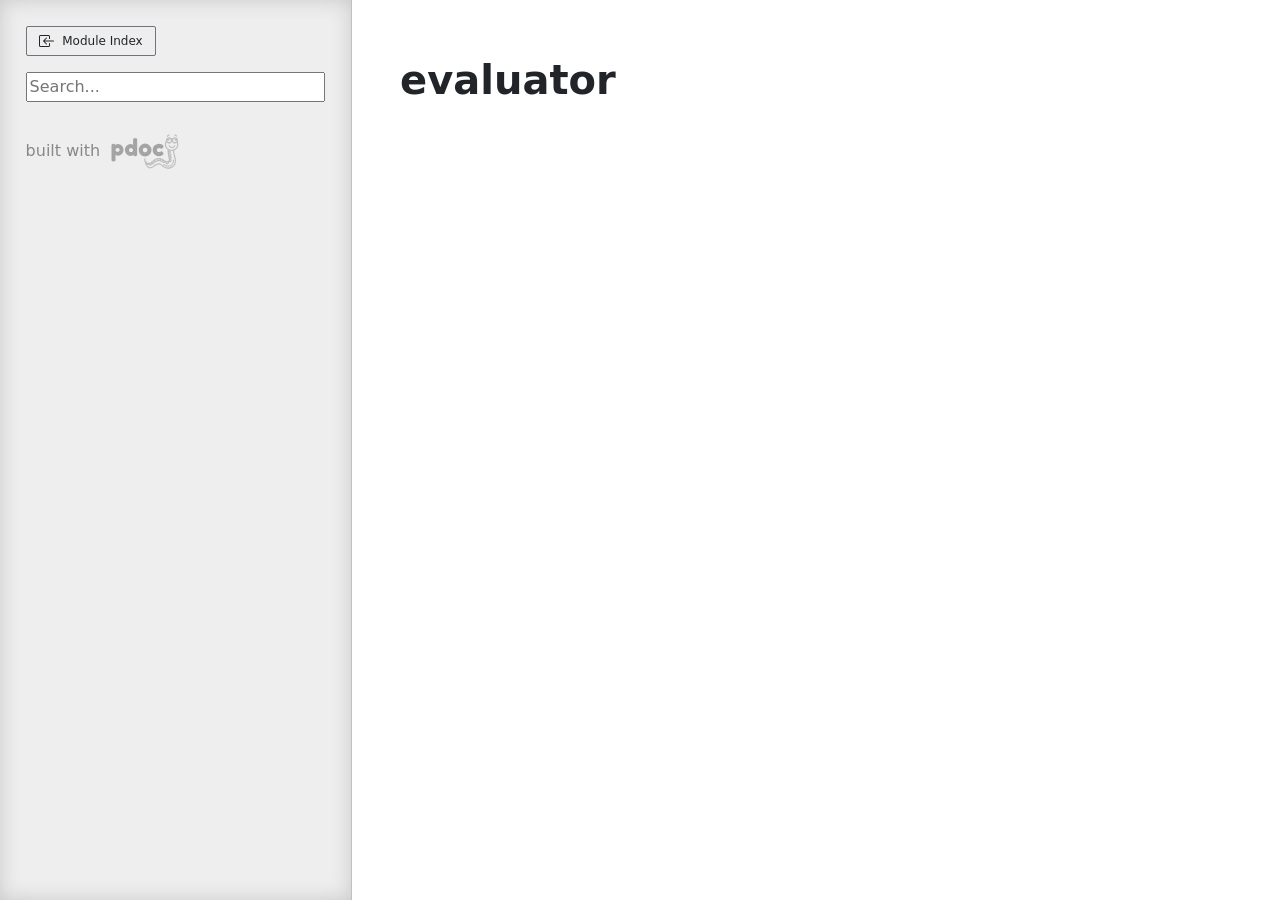
<file: docs/evaluator.html>
<!doctype html>
<html lang="en">
<head>
    <meta charset="utf-8">
    <meta name="viewport" content="width=device-width, initial-scale=1">
    <meta name="generator" content="pdoc 14.7.0"/>
    <title>evaluator API documentation</title>

    <style>/*! * Bootstrap Reboot v5.0.0 (https://getbootstrap.com/) * Copyright 2011-2021 The Bootstrap Authors * Copyright 2011-2021 Twitter, Inc. * Licensed under MIT (https://github.com/twbs/bootstrap/blob/main/LICENSE) * Forked from Normalize.css, licensed MIT (https://github.com/necolas/normalize.css/blob/master/LICENSE.md) */*,::after,::before{box-sizing:border-box}@media (prefers-reduced-motion:no-preference){:root{scroll-behavior:smooth}}body{margin:0;font-family:system-ui,-apple-system,"Segoe UI",Roboto,"Helvetica Neue",Arial,"Noto Sans","Liberation Sans",sans-serif,"Apple Color Emoji","Segoe UI Emoji","Segoe UI Symbol","Noto Color Emoji";font-size:1rem;font-weight:400;line-height:1.5;color:#212529;background-color:#fff;-webkit-text-size-adjust:100%;-webkit-tap-highlight-color:transparent}hr{margin:1rem 0;color:inherit;background-color:currentColor;border:0;opacity:.25}hr:not([size]){height:1px}h1,h2,h3,h4,h5,h6{margin-top:0;margin-bottom:.5rem;font-weight:500;line-height:1.2}h1{font-size:calc(1.375rem + 1.5vw)}@media (min-width:1200px){h1{font-size:2.5rem}}h2{font-size:calc(1.325rem + .9vw)}@media (min-width:1200px){h2{font-size:2rem}}h3{font-size:calc(1.3rem + .6vw)}@media (min-width:1200px){h3{font-size:1.75rem}}h4{font-size:calc(1.275rem + .3vw)}@media (min-width:1200px){h4{font-size:1.5rem}}h5{font-size:1.25rem}h6{font-size:1rem}p{margin-top:0;margin-bottom:1rem}abbr[data-bs-original-title],abbr[title]{-webkit-text-decoration:underline dotted;text-decoration:underline dotted;cursor:help;-webkit-text-decoration-skip-ink:none;text-decoration-skip-ink:none}address{margin-bottom:1rem;font-style:normal;line-height:inherit}ol,ul{padding-left:2rem}dl,ol,ul{margin-top:0;margin-bottom:1rem}ol ol,ol ul,ul ol,ul ul{margin-bottom:0}dt{font-weight:700}dd{margin-bottom:.5rem;margin-left:0}blockquote{margin:0 0 1rem}b,strong{font-weight:bolder}small{font-size:.875em}mark{padding:.2em;background-color:#fcf8e3}sub,sup{position:relative;font-size:.75em;line-height:0;vertical-align:baseline}sub{bottom:-.25em}sup{top:-.5em}a{color:#0d6efd;text-decoration:underline}a:hover{color:#0a58ca}a:not([href]):not([class]),a:not([href]):not([class]):hover{color:inherit;text-decoration:none}code,kbd,pre,samp{font-family:SFMono-Regular,Menlo,Monaco,Consolas,"Liberation Mono","Courier New",monospace;font-size:1em;direction:ltr;unicode-bidi:bidi-override}pre{display:block;margin-top:0;margin-bottom:1rem;overflow:auto;font-size:.875em}pre code{font-size:inherit;color:inherit;word-break:normal}code{font-size:.875em;color:#d63384;word-wrap:break-word}a>code{color:inherit}kbd{padding:.2rem .4rem;font-size:.875em;color:#fff;background-color:#212529;border-radius:.2rem}kbd kbd{padding:0;font-size:1em;font-weight:700}figure{margin:0 0 1rem}img,svg{vertical-align:middle}table{caption-side:bottom;border-collapse:collapse}caption{padding-top:.5rem;padding-bottom:.5rem;color:#6c757d;text-align:left}th{text-align:inherit;text-align:-webkit-match-parent}tbody,td,tfoot,th,thead,tr{border-color:inherit;border-style:solid;border-width:0}label{display:inline-block}button{border-radius:0}button:focus:not(:focus-visible){outline:0}button,input,optgroup,select,textarea{margin:0;font-family:inherit;font-size:inherit;line-height:inherit}button,select{text-transform:none}[role=button]{cursor:pointer}select{word-wrap:normal}select:disabled{opacity:1}[list]::-webkit-calendar-picker-indicator{display:none}[type=button],[type=reset],[type=submit],button{-webkit-appearance:button}[type=button]:not(:disabled),[type=reset]:not(:disabled),[type=submit]:not(:disabled),button:not(:disabled){cursor:pointer}::-moz-focus-inner{padding:0;border-style:none}textarea{resize:vertical}fieldset{min-width:0;padding:0;margin:0;border:0}legend{float:left;width:100%;padding:0;margin-bottom:.5rem;font-size:calc(1.275rem + .3vw);line-height:inherit}@media (min-width:1200px){legend{font-size:1.5rem}}legend+*{clear:left}::-webkit-datetime-edit-day-field,::-webkit-datetime-edit-fields-wrapper,::-webkit-datetime-edit-hour-field,::-webkit-datetime-edit-minute,::-webkit-datetime-edit-month-field,::-webkit-datetime-edit-text,::-webkit-datetime-edit-year-field{padding:0}::-webkit-inner-spin-button{height:auto}[type=search]{outline-offset:-2px;-webkit-appearance:textfield}::-webkit-search-decoration{-webkit-appearance:none}::-webkit-color-swatch-wrapper{padding:0}::file-selector-button{font:inherit}::-webkit-file-upload-button{font:inherit;-webkit-appearance:button}output{display:inline-block}iframe{border:0}summary{display:list-item;cursor:pointer}progress{vertical-align:baseline}[hidden]{display:none!important}</style>
    <style>/*! syntax-highlighting.css */pre{line-height:125%;}span.linenos{color:inherit; background-color:transparent; padding-left:5px; padding-right:20px;}.pdoc-code .hll{background-color:#ffffcc}.pdoc-code{background:#f8f8f8;}.pdoc-code .c{color:#3D7B7B; font-style:italic}.pdoc-code .err{border:1px solid #FF0000}.pdoc-code .k{color:#008000; font-weight:bold}.pdoc-code .o{color:#666666}.pdoc-code .ch{color:#3D7B7B; font-style:italic}.pdoc-code .cm{color:#3D7B7B; font-style:italic}.pdoc-code .cp{color:#9C6500}.pdoc-code .cpf{color:#3D7B7B; font-style:italic}.pdoc-code .c1{color:#3D7B7B; font-style:italic}.pdoc-code .cs{color:#3D7B7B; font-style:italic}.pdoc-code .gd{color:#A00000}.pdoc-code .ge{font-style:italic}.pdoc-code .gr{color:#E40000}.pdoc-code .gh{color:#000080; font-weight:bold}.pdoc-code .gi{color:#008400}.pdoc-code .go{color:#717171}.pdoc-code .gp{color:#000080; font-weight:bold}.pdoc-code .gs{font-weight:bold}.pdoc-code .gu{color:#800080; font-weight:bold}.pdoc-code .gt{color:#0044DD}.pdoc-code .kc{color:#008000; font-weight:bold}.pdoc-code .kd{color:#008000; font-weight:bold}.pdoc-code .kn{color:#008000; font-weight:bold}.pdoc-code .kp{color:#008000}.pdoc-code .kr{color:#008000; font-weight:bold}.pdoc-code .kt{color:#B00040}.pdoc-code .m{color:#666666}.pdoc-code .s{color:#BA2121}.pdoc-code .na{color:#687822}.pdoc-code .nb{color:#008000}.pdoc-code .nc{color:#0000FF; font-weight:bold}.pdoc-code .no{color:#880000}.pdoc-code .nd{color:#AA22FF}.pdoc-code .ni{color:#717171; font-weight:bold}.pdoc-code .ne{color:#CB3F38; font-weight:bold}.pdoc-code .nf{color:#0000FF}.pdoc-code .nl{color:#767600}.pdoc-code .nn{color:#0000FF; font-weight:bold}.pdoc-code .nt{color:#008000; font-weight:bold}.pdoc-code .nv{color:#19177C}.pdoc-code .ow{color:#AA22FF; font-weight:bold}.pdoc-code .w{color:#bbbbbb}.pdoc-code .mb{color:#666666}.pdoc-code .mf{color:#666666}.pdoc-code .mh{color:#666666}.pdoc-code .mi{color:#666666}.pdoc-code .mo{color:#666666}.pdoc-code .sa{color:#BA2121}.pdoc-code .sb{color:#BA2121}.pdoc-code .sc{color:#BA2121}.pdoc-code .dl{color:#BA2121}.pdoc-code .sd{color:#BA2121; font-style:italic}.pdoc-code .s2{color:#BA2121}.pdoc-code .se{color:#AA5D1F; font-weight:bold}.pdoc-code .sh{color:#BA2121}.pdoc-code .si{color:#A45A77; font-weight:bold}.pdoc-code .sx{color:#008000}.pdoc-code .sr{color:#A45A77}.pdoc-code .s1{color:#BA2121}.pdoc-code .ss{color:#19177C}.pdoc-code .bp{color:#008000}.pdoc-code .fm{color:#0000FF}.pdoc-code .vc{color:#19177C}.pdoc-code .vg{color:#19177C}.pdoc-code .vi{color:#19177C}.pdoc-code .vm{color:#19177C}.pdoc-code .il{color:#666666}</style>
    <style>/*! theme.css */:root{--pdoc-background:#fff;}.pdoc{--text:#212529;--muted:#6c757d;--link:#3660a5;--link-hover:#1659c5;--code:#f8f8f8;--active:#fff598;--accent:#eee;--accent2:#c1c1c1;--nav-hover:rgba(255, 255, 255, 0.5);--name:#0066BB;--def:#008800;--annotation:#007020;}</style>
    <style>/*! layout.css */html, body{width:100%;height:100%;}html, main{scroll-behavior:smooth;}body{background-color:var(--pdoc-background);}@media (max-width:769px){#navtoggle{cursor:pointer;position:absolute;width:50px;height:40px;top:1rem;right:1rem;border-color:var(--text);color:var(--text);display:flex;opacity:0.8;z-index:999;}#navtoggle:hover{opacity:1;}#togglestate + div{display:none;}#togglestate:checked + div{display:inherit;}main, header{padding:2rem 3vw;}header + main{margin-top:-3rem;}.git-button{display:none !important;}nav input[type="search"]{max-width:77%;}nav input[type="search"]:first-child{margin-top:-6px;}nav input[type="search"]:valid ~ *{display:none !important;}}@media (min-width:770px){:root{--sidebar-width:clamp(12.5rem, 28vw, 22rem);}nav{position:fixed;overflow:auto;height:100vh;width:var(--sidebar-width);}main, header{padding:3rem 2rem 3rem calc(var(--sidebar-width) + 3rem);width:calc(54rem + var(--sidebar-width));max-width:100%;}header + main{margin-top:-4rem;}#navtoggle{display:none;}}#togglestate{position:absolute;height:0;opacity:0;}nav.pdoc{--pad:clamp(0.5rem, 2vw, 1.75rem);--indent:1.5rem;background-color:var(--accent);border-right:1px solid var(--accent2);box-shadow:0 0 20px rgba(50, 50, 50, .2) inset;padding:0 0 0 var(--pad);overflow-wrap:anywhere;scrollbar-width:thin; scrollbar-color:var(--accent2) transparent; z-index:1}nav.pdoc::-webkit-scrollbar{width:.4rem; }nav.pdoc::-webkit-scrollbar-thumb{background-color:var(--accent2); }nav.pdoc > div{padding:var(--pad) 0;}nav.pdoc .module-list-button{display:inline-flex;align-items:center;color:var(--text);border-color:var(--muted);margin-bottom:1rem;}nav.pdoc .module-list-button:hover{border-color:var(--text);}nav.pdoc input[type=search]{display:block;outline-offset:0;width:calc(100% - var(--pad));}nav.pdoc .logo{max-width:calc(100% - var(--pad));max-height:35vh;display:block;margin:0 auto 1rem;transform:translate(calc(-.5 * var(--pad)), 0);}nav.pdoc ul{list-style:none;padding-left:0;}nav.pdoc > div > ul{margin-left:calc(0px - var(--pad));}nav.pdoc li a{padding:.2rem 0 .2rem calc(var(--pad) + var(--indent));}nav.pdoc > div > ul > li > a{padding-left:var(--pad);}nav.pdoc li{transition:all 100ms;}nav.pdoc li:hover{background-color:var(--nav-hover);}nav.pdoc a, nav.pdoc a:hover{color:var(--text);}nav.pdoc a{display:block;}nav.pdoc > h2:first-of-type{margin-top:1.5rem;}nav.pdoc .class:before{content:"class ";color:var(--muted);}nav.pdoc .function:after{content:"()";color:var(--muted);}nav.pdoc footer:before{content:"";display:block;width:calc(100% - var(--pad));border-top:solid var(--accent2) 1px;margin-top:1.5rem;padding-top:.5rem;}nav.pdoc footer{font-size:small;}</style>
    <style>/*! content.css */.pdoc{color:var(--text);box-sizing:border-box;line-height:1.5;background:none;}.pdoc .pdoc-button{cursor:pointer;display:inline-block;border:solid black 1px;border-radius:2px;font-size:.75rem;padding:calc(0.5em - 1px) 1em;transition:100ms all;}.pdoc .alert{padding:1rem 1rem 1rem calc(1.5rem + 24px);border:1px solid transparent;border-radius:.25rem;background-repeat:no-repeat;background-position:.75rem center;margin-bottom:1rem;}.pdoc .alert > em{display:none;}.pdoc .alert > *:last-child{margin-bottom:0;}.pdoc .alert.note {color:#084298;background-color:#cfe2ff;border-color:#b6d4fe;background-image:url("data:image/svg+xml,%3Csvg%20xmlns%3D%22http%3A//www.w3.org/2000/svg%22%20width%3D%2224%22%20height%3D%2224%22%20fill%3D%22%23084298%22%20viewBox%3D%220%200%2016%2016%22%3E%3Cpath%20d%3D%22M8%2016A8%208%200%201%200%208%200a8%208%200%200%200%200%2016zm.93-9.412-1%204.705c-.07.34.029.533.304.533.194%200%20.487-.07.686-.246l-.088.416c-.287.346-.92.598-1.465.598-.703%200-1.002-.422-.808-1.319l.738-3.468c.064-.293.006-.399-.287-.47l-.451-.081.082-.381%202.29-.287zM8%205.5a1%201%200%201%201%200-2%201%201%200%200%201%200%202z%22/%3E%3C/svg%3E");}.pdoc .alert.warning{color:#664d03;background-color:#fff3cd;border-color:#ffecb5;background-image:url("data:image/svg+xml,%3Csvg%20xmlns%3D%22http%3A//www.w3.org/2000/svg%22%20width%3D%2224%22%20height%3D%2224%22%20fill%3D%22%23664d03%22%20viewBox%3D%220%200%2016%2016%22%3E%3Cpath%20d%3D%22M8.982%201.566a1.13%201.13%200%200%200-1.96%200L.165%2013.233c-.457.778.091%201.767.98%201.767h13.713c.889%200%201.438-.99.98-1.767L8.982%201.566zM8%205c.535%200%20.954.462.9.995l-.35%203.507a.552.552%200%200%201-1.1%200L7.1%205.995A.905.905%200%200%201%208%205zm.002%206a1%201%200%201%201%200%202%201%201%200%200%201%200-2z%22/%3E%3C/svg%3E");}.pdoc .alert.danger{color:#842029;background-color:#f8d7da;border-color:#f5c2c7;background-image:url("data:image/svg+xml,%3Csvg%20xmlns%3D%22http%3A//www.w3.org/2000/svg%22%20width%3D%2224%22%20height%3D%2224%22%20fill%3D%22%23842029%22%20viewBox%3D%220%200%2016%2016%22%3E%3Cpath%20d%3D%22M5.52.359A.5.5%200%200%201%206%200h4a.5.5%200%200%201%20.474.658L8.694%206H12.5a.5.5%200%200%201%20.395.807l-7%209a.5.5%200%200%201-.873-.454L6.823%209.5H3.5a.5.5%200%200%201-.48-.641l2.5-8.5z%22/%3E%3C/svg%3E");}.pdoc .visually-hidden{position:absolute !important;width:1px !important;height:1px !important;padding:0 !important;margin:-1px !important;overflow:hidden !important;clip:rect(0, 0, 0, 0) !important;white-space:nowrap !important;border:0 !important;}.pdoc h1, .pdoc h2, .pdoc h3{font-weight:300;margin:.3em 0;padding:.2em 0;}.pdoc > section:not(.module-info) h1{font-size:1.5rem;font-weight:500;}.pdoc > section:not(.module-info) h2{font-size:1.4rem;font-weight:500;}.pdoc > section:not(.module-info) h3{font-size:1.3rem;font-weight:500;}.pdoc > section:not(.module-info) h4{font-size:1.2rem;}.pdoc > section:not(.module-info) h5{font-size:1.1rem;}.pdoc a{text-decoration:none;color:var(--link);}.pdoc a:hover{color:var(--link-hover);}.pdoc blockquote{margin-left:2rem;}.pdoc pre{border-top:1px solid var(--accent2);border-bottom:1px solid var(--accent2);margin-top:0;margin-bottom:1em;padding:.5rem 0 .5rem .5rem;overflow-x:auto;background-color:var(--code);}.pdoc code{color:var(--text);padding:.2em .4em;margin:0;font-size:85%;background-color:var(--accent);border-radius:6px;}.pdoc a > code{color:inherit;}.pdoc pre > code{display:inline-block;font-size:inherit;background:none;border:none;padding:0;}.pdoc > section:not(.module-info){margin-bottom:1.5rem;}.pdoc .modulename{margin-top:0;font-weight:bold;}.pdoc .modulename a{color:var(--link);transition:100ms all;}.pdoc .git-button{float:right;border:solid var(--link) 1px;}.pdoc .git-button:hover{background-color:var(--link);color:var(--pdoc-background);}.view-source-toggle-state,.view-source-toggle-state ~ .pdoc-code{display:none;}.view-source-toggle-state:checked ~ .pdoc-code{display:block;}.view-source-button{display:inline-block;float:right;font-size:.75rem;line-height:1.5rem;color:var(--muted);padding:0 .4rem 0 1.3rem;cursor:pointer;text-indent:-2px;}.view-source-button > span{visibility:hidden;}.module-info .view-source-button{float:none;display:flex;justify-content:flex-end;margin:-1.2rem .4rem -.2rem 0;}.view-source-button::before{position:absolute;content:"View Source";display:list-item;list-style-type:disclosure-closed;}.view-source-toggle-state:checked ~ .attr .view-source-button::before,.view-source-toggle-state:checked ~ .view-source-button::before{list-style-type:disclosure-open;}.pdoc .docstring{margin-bottom:1.5rem;}.pdoc section:not(.module-info) .docstring{margin-left:clamp(0rem, 5vw - 2rem, 1rem);}.pdoc .docstring .pdoc-code{margin-left:1em;margin-right:1em;}.pdoc h1:target,.pdoc h2:target,.pdoc h3:target,.pdoc h4:target,.pdoc h5:target,.pdoc h6:target,.pdoc .pdoc-code > pre > span:target{background-color:var(--active);box-shadow:-1rem 0 0 0 var(--active);}.pdoc .pdoc-code > pre > span:target{display:block;}.pdoc div:target > .attr,.pdoc section:target > .attr,.pdoc dd:target > a{background-color:var(--active);}.pdoc *{scroll-margin:2rem;}.pdoc .pdoc-code .linenos{user-select:none;}.pdoc .attr:hover{filter:contrast(0.95);}.pdoc section, .pdoc .classattr{position:relative;}.pdoc .headerlink{--width:clamp(1rem, 3vw, 2rem);position:absolute;top:0;left:calc(0rem - var(--width));transition:all 100ms ease-in-out;opacity:0;}.pdoc .headerlink::before{content:"#";display:block;text-align:center;width:var(--width);height:2.3rem;line-height:2.3rem;font-size:1.5rem;}.pdoc .attr:hover ~ .headerlink,.pdoc *:target > .headerlink,.pdoc .headerlink:hover{opacity:1;}.pdoc .attr{display:block;margin:.5rem 0 .5rem;padding:.4rem .4rem .4rem 1rem;background-color:var(--accent);overflow-x:auto;}.pdoc .classattr{margin-left:2rem;}.pdoc .name{color:var(--name);font-weight:bold;}.pdoc .def{color:var(--def);font-weight:bold;}.pdoc .signature{background-color:transparent;}.pdoc .param, .pdoc .return-annotation{white-space:pre;}.pdoc .signature.multiline .param{display:block;}.pdoc .signature.condensed .param{display:inline-block;}.pdoc .annotation{color:var(--annotation);}.pdoc .view-value-toggle-state,.pdoc .view-value-toggle-state ~ .default_value{display:none;}.pdoc .view-value-toggle-state:checked ~ .default_value{display:inherit;}.pdoc .view-value-button{font-size:.5rem;vertical-align:middle;border-style:dashed;margin-top:-0.1rem;}.pdoc .view-value-button:hover{background:white;}.pdoc .view-value-button::before{content:"show";text-align:center;width:2.2em;display:inline-block;}.pdoc .view-value-toggle-state:checked ~ .view-value-button::before{content:"hide";}.pdoc .inherited{margin-left:2rem;}.pdoc .inherited dt{font-weight:700;}.pdoc .inherited dt, .pdoc .inherited dd{display:inline;margin-left:0;margin-bottom:.5rem;}.pdoc .inherited dd:not(:last-child):after{content:", ";}.pdoc .inherited .class:before{content:"class ";}.pdoc .inherited .function a:after{content:"()";}.pdoc .search-result .docstring{overflow:auto;max-height:25vh;}.pdoc .search-result.focused > .attr{background-color:var(--active);}.pdoc .attribution{margin-top:2rem;display:block;opacity:0.5;transition:all 200ms;filter:grayscale(100%);}.pdoc .attribution:hover{opacity:1;filter:grayscale(0%);}.pdoc .attribution img{margin-left:5px;height:35px;vertical-align:middle;width:70px;transition:all 200ms;}.pdoc table{display:block;width:max-content;max-width:100%;overflow:auto;margin-bottom:1rem;}.pdoc table th{font-weight:600;}.pdoc table th, .pdoc table td{padding:6px 13px;border:1px solid var(--accent2);}</style>
    <style>/*! custom.css */</style></head>
<body>
    <nav class="pdoc">
        <label id="navtoggle" for="togglestate" class="pdoc-button"><svg xmlns='http://www.w3.org/2000/svg' viewBox='0 0 30 30'><path stroke-linecap='round' stroke="currentColor" stroke-miterlimit='10' stroke-width='2' d='M4 7h22M4 15h22M4 23h22'/></svg></label>
        <input id="togglestate" type="checkbox" aria-hidden="true" tabindex="-1">
        <div>            <a class="pdoc-button module-list-button" href="index.html">
<svg xmlns="http://www.w3.org/2000/svg" width="16" height="16" fill="currentColor" class="bi bi-box-arrow-in-left" viewBox="0 0 16 16">
  <path fill-rule="evenodd" d="M10 3.5a.5.5 0 0 0-.5-.5h-8a.5.5 0 0 0-.5.5v9a.5.5 0 0 0 .5.5h8a.5.5 0 0 0 .5-.5v-2a.5.5 0 0 1 1 0v2A1.5 1.5 0 0 1 9.5 14h-8A1.5 1.5 0 0 1 0 12.5v-9A1.5 1.5 0 0 1 1.5 2h8A1.5 1.5 0 0 1 11 3.5v2a.5.5 0 0 1-1 0v-2z"/>
  <path fill-rule="evenodd" d="M4.146 8.354a.5.5 0 0 1 0-.708l3-3a.5.5 0 1 1 .708.708L5.707 7.5H14.5a.5.5 0 0 1 0 1H5.707l2.147 2.146a.5.5 0 0 1-.708.708l-3-3z"/>
</svg>                &nbsp;
                Module Index
            </a>


            <input type="search" placeholder="Search..." role="searchbox" aria-label="search"
                   pattern=".+" required>





        <a class="attribution" title="pdoc: Python API documentation generator" href="https://pdoc.dev" target="_blank">
            built with <span class="visually-hidden">pdoc</span><img
                alt="pdoc logo"
                src="data:image/svg+xml,%3Csvg%20xmlns%3D%22http%3A//www.w3.org/2000/svg%22%20role%3D%22img%22%20aria-label%3D%22pdoc%20logo%22%20width%3D%22300%22%20height%3D%22150%22%20viewBox%3D%22-1%200%2060%2030%22%3E%3Ctitle%3Epdoc%3C/title%3E%3Cpath%20d%3D%22M29.621%2021.293c-.011-.273-.214-.475-.511-.481a.5.5%200%200%200-.489.503l-.044%201.393c-.097.551-.695%201.215-1.566%201.704-.577.428-1.306.486-2.193.182-1.426-.617-2.467-1.654-3.304-2.487l-.173-.172a3.43%203.43%200%200%200-.365-.306.49.49%200%200%200-.286-.196c-1.718-1.06-4.931-1.47-7.353.191l-.219.15c-1.707%201.187-3.413%202.131-4.328%201.03-.02-.027-.49-.685-.141-1.763.233-.721.546-2.408.772-4.076.042-.09.067-.187.046-.288.166-1.347.277-2.625.241-3.351%201.378-1.008%202.271-2.586%202.271-4.362%200-.976-.272-1.935-.788-2.774-.057-.094-.122-.18-.184-.268.033-.167.052-.339.052-.516%200-1.477-1.202-2.679-2.679-2.679-.791%200-1.496.352-1.987.9a6.3%206.3%200%200%200-1.001.029c-.492-.564-1.207-.929-2.012-.929-1.477%200-2.679%201.202-2.679%202.679A2.65%202.65%200%200%200%20.97%206.554c-.383.747-.595%201.572-.595%202.41%200%202.311%201.507%204.29%203.635%205.107-.037.699-.147%202.27-.423%203.294l-.137.461c-.622%202.042-2.515%208.257%201.727%2010.643%201.614.908%203.06%201.248%204.317%201.248%202.665%200%204.492-1.524%205.322-2.401%201.476-1.559%202.886-1.854%206.491.82%201.877%201.393%203.514%201.753%204.861%201.068%202.223-1.713%202.811-3.867%203.399-6.374.077-.846.056-1.469.054-1.537zm-4.835%204.313c-.054.305-.156.586-.242.629-.034-.007-.131-.022-.307-.157-.145-.111-.314-.478-.456-.908.221.121.432.25.675.355.115.039.219.051.33.081zm-2.251-1.238c-.05.33-.158.648-.252.694-.022.001-.125-.018-.307-.157-.217-.166-.488-.906-.639-1.573.358.344.754.693%201.198%201.036zm-3.887-2.337c-.006-.116-.018-.231-.041-.342.635.145%201.189.368%201.599.625.097.231.166.481.174.642-.03.049-.055.101-.067.158-.046.013-.128.026-.298.004-.278-.037-.901-.57-1.367-1.087zm-1.127-.497c.116.306.176.625.12.71-.019.014-.117.045-.345.016-.206-.027-.604-.332-.986-.695.41-.051.816-.056%201.211-.031zm-4.535%201.535c.209.22.379.47.358.598-.006.041-.088.138-.351.234-.144.055-.539-.063-.979-.259a11.66%2011.66%200%200%200%20.972-.573zm.983-.664c.359-.237.738-.418%201.126-.554.25.237.479.548.457.694-.006.042-.087.138-.351.235-.174.064-.694-.105-1.232-.375zm-3.381%201.794c-.022.145-.061.29-.149.401-.133.166-.358.248-.69.251h-.002c-.133%200-.306-.26-.45-.621.417.091.854.07%201.291-.031zm-2.066-8.077a4.78%204.78%200%200%201-.775-.584c.172-.115.505-.254.88-.378l-.105.962zm-.331%202.302a10.32%2010.32%200%200%201-.828-.502c.202-.143.576-.328.984-.49l-.156.992zm-.45%202.157l-.701-.403c.214-.115.536-.249.891-.376a11.57%2011.57%200%200%201-.19.779zm-.181%201.716c.064.398.194.702.298.893-.194-.051-.435-.162-.736-.398.061-.119.224-.3.438-.495zM8.87%204.141c0%20.152-.123.276-.276.276s-.275-.124-.275-.276.123-.276.276-.276.275.124.275.276zm-.735-.389a1.15%201.15%200%200%200-.314.783%201.16%201.16%200%200%200%201.162%201.162c.457%200%20.842-.27%201.032-.653.026.117.042.238.042.362a1.68%201.68%200%200%201-1.679%201.679%201.68%201.68%200%200%201-1.679-1.679c0-.843.626-1.535%201.436-1.654zM5.059%205.406A1.68%201.68%200%200%201%203.38%207.085a1.68%201.68%200%200%201-1.679-1.679c0-.037.009-.072.011-.109.21.3.541.508.935.508a1.16%201.16%200%200%200%201.162-1.162%201.14%201.14%200%200%200-.474-.912c.015%200%20.03-.005.045-.005.926.001%201.679.754%201.679%201.68zM3.198%204.141c0%20.152-.123.276-.276.276s-.275-.124-.275-.276.123-.276.276-.276.275.124.275.276zM1.375%208.964c0-.52.103-1.035.288-1.52.466.394%201.06.64%201.717.64%201.144%200%202.116-.725%202.499-1.738.383%201.012%201.355%201.738%202.499%201.738.867%200%201.631-.421%202.121-1.062.307.605.478%201.267.478%201.942%200%202.486-2.153%204.51-4.801%204.51s-4.801-2.023-4.801-4.51zm24.342%2019.349c-.985.498-2.267.168-3.813-.979-3.073-2.281-5.453-3.199-7.813-.705-1.315%201.391-4.163%203.365-8.423.97-3.174-1.786-2.239-6.266-1.261-9.479l.146-.492c.276-1.02.395-2.457.444-3.268a6.11%206.11%200%200%200%201.18.115%206.01%206.01%200%200%200%202.536-.562l-.006.175c-.802.215-1.848.612-2.021%201.25-.079.295.021.601.274.837.219.203.415.364.598.501-.667.304-1.243.698-1.311%201.179-.02.144-.022.507.393.787.213.144.395.26.564.365-1.285.521-1.361.96-1.381%201.126-.018.142-.011.496.427.746l.854.489c-.473.389-.971.914-.999%201.429-.018.278.095.532.316.713.675.556%201.231.721%201.653.721.059%200%20.104-.014.158-.02.207.707.641%201.64%201.513%201.64h.013c.8-.008%201.236-.345%201.462-.626.173-.216.268-.457.325-.692.424.195.93.374%201.372.374.151%200%20.294-.021.423-.068.732-.27.944-.704.993-1.021.009-.061.003-.119.002-.179.266.086.538.147.789.147.15%200%20.294-.021.423-.069.542-.2.797-.489.914-.754.237.147.478.258.704.288.106.014.205.021.296.021.356%200%20.595-.101.767-.229.438.435%201.094.992%201.656%201.067.106.014.205.021.296.021a1.56%201.56%200%200%200%20.323-.035c.17.575.453%201.289.866%201.605.358.273.665.362.914.362a.99.99%200%200%200%20.421-.093%201.03%201.03%200%200%200%20.245-.164c.168.428.39.846.68%201.068.358.273.665.362.913.362a.99.99%200%200%200%20.421-.093c.317-.148.512-.448.639-.762.251.157.495.257.726.257.127%200%20.25-.024.37-.071.427-.17.706-.617.841-1.314.022-.015.047-.022.068-.038.067-.051.133-.104.196-.159-.443%201.486-1.107%202.761-2.086%203.257zM8.66%209.925a.5.5%200%201%200-1%200c0%20.653-.818%201.205-1.787%201.205s-1.787-.552-1.787-1.205a.5.5%200%201%200-1%200c0%201.216%201.25%202.205%202.787%202.205s2.787-.989%202.787-2.205zm4.4%2015.965l-.208.097c-2.661%201.258-4.708%201.436-6.086.527-1.542-1.017-1.88-3.19-1.844-4.198a.4.4%200%200%200-.385-.414c-.242-.029-.406.164-.414.385-.046%201.249.367%203.686%202.202%204.896.708.467%201.547.7%202.51.7%201.248%200%202.706-.392%204.362-1.174l.185-.086a.4.4%200%200%200%20.205-.527c-.089-.204-.326-.291-.527-.206zM9.547%202.292c.093.077.205.114.317.114a.5.5%200%200%200%20.318-.886L8.817.397a.5.5%200%200%200-.703.068.5.5%200%200%200%20.069.703l1.364%201.124zm-7.661-.065c.086%200%20.173-.022.253-.068l1.523-.893a.5.5%200%200%200-.506-.863l-1.523.892a.5.5%200%200%200-.179.685c.094.158.261.247.432.247z%22%20transform%3D%22matrix%28-1%200%200%201%2058%200%29%22%20fill%3D%22%233bb300%22/%3E%3Cpath%20d%3D%22M.3%2021.86V10.18q0-.46.02-.68.04-.22.18-.5.28-.54%201.34-.54%201.06%200%201.42.28.38.26.44.78.76-1.04%202.38-1.04%201.64%200%203.1%201.54%201.46%201.54%201.46%203.58%200%202.04-1.46%203.58-1.44%201.54-3.08%201.54-1.64%200-2.38-.92v4.04q0%20.46-.04.68-.02.22-.18.5-.14.3-.5.42-.36.12-.98.12-.62%200-1-.12-.36-.12-.52-.4-.14-.28-.18-.5-.02-.22-.02-.68zm3.96-9.42q-.46.54-.46%201.18%200%20.64.46%201.18.48.52%201.2.52.74%200%201.24-.52.52-.52.52-1.18%200-.66-.48-1.18-.48-.54-1.26-.54-.76%200-1.22.54zm14.741-8.36q.16-.3.54-.42.38-.12%201-.12.64%200%201.02.12.38.12.52.42.16.3.18.54.04.22.04.68v11.94q0%20.46-.04.7-.02.22-.18.5-.3.54-1.7.54-1.38%200-1.54-.98-.84.96-2.34.96-1.8%200-3.28-1.56-1.48-1.58-1.48-3.66%200-2.1%201.48-3.68%201.5-1.58%203.28-1.58%201.48%200%202.3%201v-4.2q0-.46.02-.68.04-.24.18-.52zm-3.24%2010.86q.52.54%201.26.54.74%200%201.22-.54.5-.54.5-1.18%200-.66-.48-1.22-.46-.56-1.26-.56-.8%200-1.28.56-.48.54-.48%201.2%200%20.66.52%201.2zm7.833-1.2q0-2.4%201.68-3.96%201.68-1.56%203.84-1.56%202.16%200%203.82%201.56%201.66%201.54%201.66%203.94%200%201.66-.86%202.96-.86%201.28-2.1%201.9-1.22.6-2.54.6-1.32%200-2.56-.64-1.24-.66-2.1-1.92-.84-1.28-.84-2.88zm4.18%201.44q.64.48%201.3.48.66%200%201.32-.5.66-.5.66-1.48%200-.98-.62-1.46-.62-.48-1.34-.48-.72%200-1.34.5-.62.5-.62%201.48%200%20.96.64%201.46zm11.412-1.44q0%20.84.56%201.32.56.46%201.18.46.64%200%201.18-.36.56-.38.9-.38.6%200%201.46%201.06.46.58.46%201.04%200%20.76-1.1%201.42-1.14.8-2.8.8-1.86%200-3.58-1.34-.82-.64-1.34-1.7-.52-1.08-.52-2.36%200-1.3.52-2.34.52-1.06%201.34-1.7%201.66-1.32%203.54-1.32.76%200%201.48.22.72.2%201.06.4l.32.2q.36.24.56.38.52.4.52.92%200%20.5-.42%201.14-.72%201.1-1.38%201.1-.38%200-1.08-.44-.36-.34-1.04-.34-.66%200-1.24.48-.58.48-.58%201.34z%22%20fill%3D%22green%22/%3E%3C/svg%3E"/>
        </a>
</div>
    </nav>
    <main class="pdoc">
            <section class="module-info">
                    <h1 class="modulename">
evaluator    </h1>

                
                
                
                
            </section>
    </main>
<script>
    function escapeHTML(html) {
        return document.createElement('div').appendChild(document.createTextNode(html)).parentNode.innerHTML;
    }

    const originalContent = document.querySelector("main.pdoc");
    let currentContent = originalContent;

    function setContent(innerHTML) {
        let elem;
        if (innerHTML) {
            elem = document.createElement("main");
            elem.classList.add("pdoc");
            elem.innerHTML = innerHTML;
        } else {
            elem = originalContent;
        }
        if (currentContent !== elem) {
            currentContent.replaceWith(elem);
            currentContent = elem;
        }
    }

    function getSearchTerm() {
        return (new URL(window.location)).searchParams.get("search");
    }

    const searchBox = document.querySelector(".pdoc input[type=search]");
    searchBox.addEventListener("input", function () {
        let url = new URL(window.location);
        if (searchBox.value.trim()) {
            url.hash = "";
            url.searchParams.set("search", searchBox.value);
        } else {
            url.searchParams.delete("search");
        }
        history.replaceState("", "", url.toString());
        onInput();
    });
    window.addEventListener("popstate", onInput);


    let search, searchErr;

    async function initialize() {
        try {
            search = await new Promise((resolve, reject) => {
                const script = document.createElement("script");
                script.type = "text/javascript";
                script.async = true;
                script.onload = () => resolve(window.pdocSearch);
                script.onerror = (e) => reject(e);
                script.src = "search.js";
                document.getElementsByTagName("head")[0].appendChild(script);
            });
        } catch (e) {
            console.error("Cannot fetch pdoc search index");
            searchErr = "Cannot fetch search index.";
        }
        onInput();

        document.querySelector("nav.pdoc").addEventListener("click", e => {
            if (e.target.hash) {
                searchBox.value = "";
                searchBox.dispatchEvent(new Event("input"));
            }
        });
    }

    function onInput() {
        setContent((() => {
            const term = getSearchTerm();
            if (!term) {
                return null
            }
            if (searchErr) {
                return `<h3>Error: ${searchErr}</h3>`
            }
            if (!search) {
                return "<h3>Searching...</h3>"
            }

            window.scrollTo({top: 0, left: 0, behavior: 'auto'});

            const results = search(term);

            let html;
            if (results.length === 0) {
                html = `No search results for '${escapeHTML(term)}'.`
            } else {
                html = `<h4>${results.length} search result${results.length > 1 ? "s" : ""} for '${escapeHTML(term)}'.</h4>`;
            }
            for (let result of results.slice(0, 10)) {
                let doc = result.doc;
                let url = `${doc.modulename.replaceAll(".", "/")}.html`;
                if (doc.qualname) {
                    url += `#${doc.qualname}`;
                }

                let heading;
                switch (result.doc.kind) {
                    case "function":
                        if (doc.fullname.endsWith(".__init__")) {
                            heading = `<span class="name">${doc.fullname.replace(/\.__init__$/, "")}</span>${doc.signature}`;
                        } else {
                            heading = `<span class="def">${doc.funcdef}</span> <span class="name">${doc.fullname}</span>${doc.signature}`;
                        }
                        break;
                    case "class":
                        heading = `<span class="def">class</span> <span class="name">${doc.fullname}</span>`;
                        if (doc.bases)
                            heading += `<wbr>(<span class="base">${doc.bases}</span>)`;
                        heading += `:`;
                        break;
                    case "variable":
                        heading = `<span class="name">${doc.fullname}</span>`;
                        if (doc.annotation)
                            heading += `<span class="annotation">${doc.annotation}</span>`;
                        if (doc.default_value)
                            heading += `<span class="default_value"> = ${doc.default_value}</span>`;
                        break;
                    default:
                        heading = `<span class="name">${doc.fullname}</span>`;
                        break;
                }
                html += `
                        <section class="search-result">
                        <a href="${url}" class="attr ${doc.kind}">${heading}</a>
                        <div class="docstring">${doc.doc}</div>
                        </section>
                    `;

            }
            return html;
        })());
    }

    if (getSearchTerm()) {
        initialize();
        searchBox.value = getSearchTerm();
        onInput();
    } else {
        searchBox.addEventListener("focus", initialize, {once: true});
    }

    searchBox.addEventListener("keydown", e => {
        if (["ArrowDown", "ArrowUp", "Enter"].includes(e.key)) {
            let focused = currentContent.querySelector(".search-result.focused");
            if (!focused) {
                currentContent.querySelector(".search-result").classList.add("focused");
            } else if (
                e.key === "ArrowDown"
                && focused.nextElementSibling
                && focused.nextElementSibling.classList.contains("search-result")
            ) {
                focused.classList.remove("focused");
                focused.nextElementSibling.classList.add("focused");
                focused.nextElementSibling.scrollIntoView({
                    behavior: "smooth",
                    block: "nearest",
                    inline: "nearest"
                });
            } else if (
                e.key === "ArrowUp"
                && focused.previousElementSibling
                && focused.previousElementSibling.classList.contains("search-result")
            ) {
                focused.classList.remove("focused");
                focused.previousElementSibling.classList.add("focused");
                focused.previousElementSibling.scrollIntoView({
                    behavior: "smooth",
                    block: "nearest",
                    inline: "nearest"
                });
            } else if (
                e.key === "Enter"
            ) {
                focused.querySelector("a").click();
            }
        }
    });
</script></body>
</html>
</file>
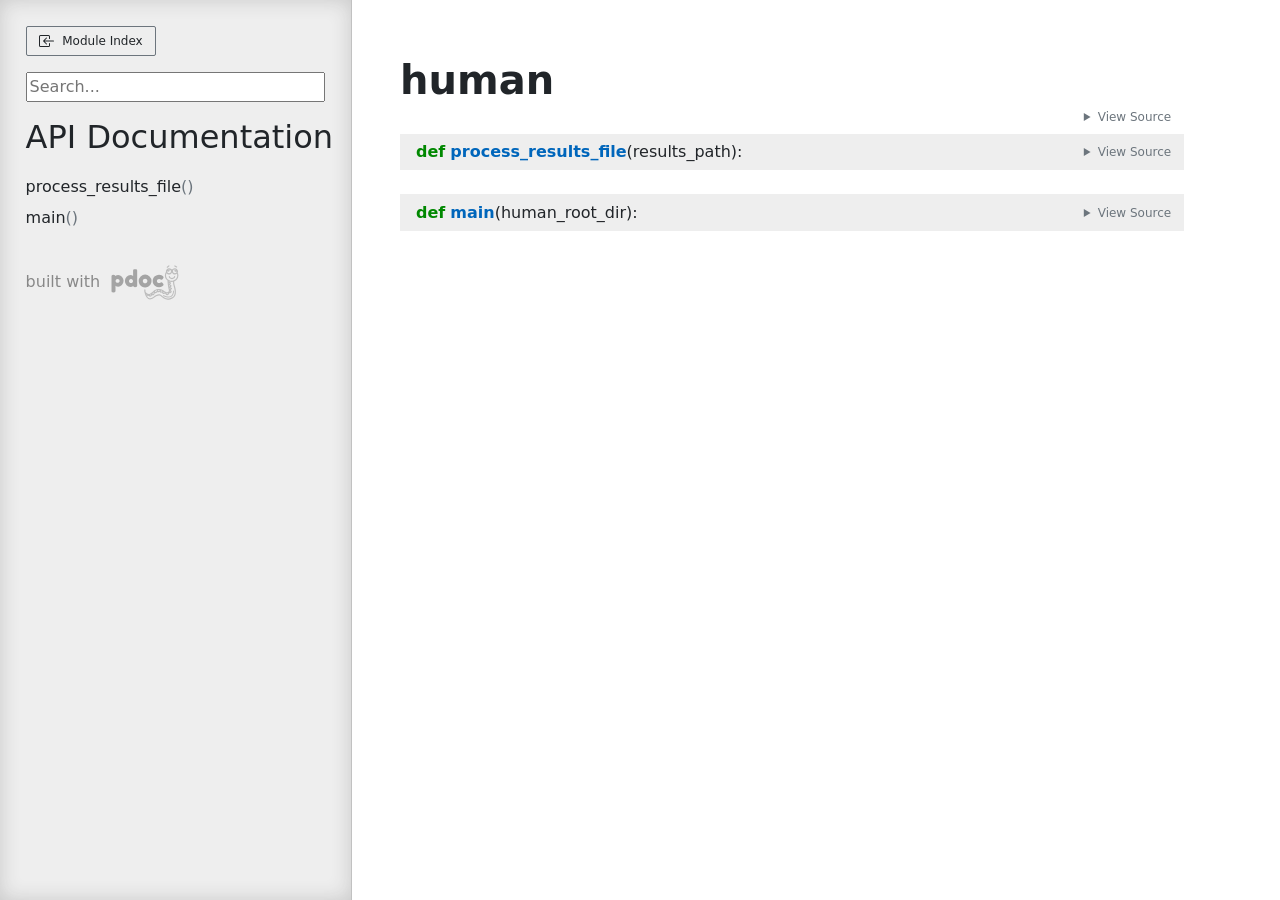
<file: docs/human.html>
<!doctype html>
<html lang="en">
<head>
    <meta charset="utf-8">
    <meta name="viewport" content="width=device-width, initial-scale=1">
    <meta name="generator" content="pdoc 14.7.0"/>
    <title>human API documentation</title>

    <style>/*! * Bootstrap Reboot v5.0.0 (https://getbootstrap.com/) * Copyright 2011-2021 The Bootstrap Authors * Copyright 2011-2021 Twitter, Inc. * Licensed under MIT (https://github.com/twbs/bootstrap/blob/main/LICENSE) * Forked from Normalize.css, licensed MIT (https://github.com/necolas/normalize.css/blob/master/LICENSE.md) */*,::after,::before{box-sizing:border-box}@media (prefers-reduced-motion:no-preference){:root{scroll-behavior:smooth}}body{margin:0;font-family:system-ui,-apple-system,"Segoe UI",Roboto,"Helvetica Neue",Arial,"Noto Sans","Liberation Sans",sans-serif,"Apple Color Emoji","Segoe UI Emoji","Segoe UI Symbol","Noto Color Emoji";font-size:1rem;font-weight:400;line-height:1.5;color:#212529;background-color:#fff;-webkit-text-size-adjust:100%;-webkit-tap-highlight-color:transparent}hr{margin:1rem 0;color:inherit;background-color:currentColor;border:0;opacity:.25}hr:not([size]){height:1px}h1,h2,h3,h4,h5,h6{margin-top:0;margin-bottom:.5rem;font-weight:500;line-height:1.2}h1{font-size:calc(1.375rem + 1.5vw)}@media (min-width:1200px){h1{font-size:2.5rem}}h2{font-size:calc(1.325rem + .9vw)}@media (min-width:1200px){h2{font-size:2rem}}h3{font-size:calc(1.3rem + .6vw)}@media (min-width:1200px){h3{font-size:1.75rem}}h4{font-size:calc(1.275rem + .3vw)}@media (min-width:1200px){h4{font-size:1.5rem}}h5{font-size:1.25rem}h6{font-size:1rem}p{margin-top:0;margin-bottom:1rem}abbr[data-bs-original-title],abbr[title]{-webkit-text-decoration:underline dotted;text-decoration:underline dotted;cursor:help;-webkit-text-decoration-skip-ink:none;text-decoration-skip-ink:none}address{margin-bottom:1rem;font-style:normal;line-height:inherit}ol,ul{padding-left:2rem}dl,ol,ul{margin-top:0;margin-bottom:1rem}ol ol,ol ul,ul ol,ul ul{margin-bottom:0}dt{font-weight:700}dd{margin-bottom:.5rem;margin-left:0}blockquote{margin:0 0 1rem}b,strong{font-weight:bolder}small{font-size:.875em}mark{padding:.2em;background-color:#fcf8e3}sub,sup{position:relative;font-size:.75em;line-height:0;vertical-align:baseline}sub{bottom:-.25em}sup{top:-.5em}a{color:#0d6efd;text-decoration:underline}a:hover{color:#0a58ca}a:not([href]):not([class]),a:not([href]):not([class]):hover{color:inherit;text-decoration:none}code,kbd,pre,samp{font-family:SFMono-Regular,Menlo,Monaco,Consolas,"Liberation Mono","Courier New",monospace;font-size:1em;direction:ltr;unicode-bidi:bidi-override}pre{display:block;margin-top:0;margin-bottom:1rem;overflow:auto;font-size:.875em}pre code{font-size:inherit;color:inherit;word-break:normal}code{font-size:.875em;color:#d63384;word-wrap:break-word}a>code{color:inherit}kbd{padding:.2rem .4rem;font-size:.875em;color:#fff;background-color:#212529;border-radius:.2rem}kbd kbd{padding:0;font-size:1em;font-weight:700}figure{margin:0 0 1rem}img,svg{vertical-align:middle}table{caption-side:bottom;border-collapse:collapse}caption{padding-top:.5rem;padding-bottom:.5rem;color:#6c757d;text-align:left}th{text-align:inherit;text-align:-webkit-match-parent}tbody,td,tfoot,th,thead,tr{border-color:inherit;border-style:solid;border-width:0}label{display:inline-block}button{border-radius:0}button:focus:not(:focus-visible){outline:0}button,input,optgroup,select,textarea{margin:0;font-family:inherit;font-size:inherit;line-height:inherit}button,select{text-transform:none}[role=button]{cursor:pointer}select{word-wrap:normal}select:disabled{opacity:1}[list]::-webkit-calendar-picker-indicator{display:none}[type=button],[type=reset],[type=submit],button{-webkit-appearance:button}[type=button]:not(:disabled),[type=reset]:not(:disabled),[type=submit]:not(:disabled),button:not(:disabled){cursor:pointer}::-moz-focus-inner{padding:0;border-style:none}textarea{resize:vertical}fieldset{min-width:0;padding:0;margin:0;border:0}legend{float:left;width:100%;padding:0;margin-bottom:.5rem;font-size:calc(1.275rem + .3vw);line-height:inherit}@media (min-width:1200px){legend{font-size:1.5rem}}legend+*{clear:left}::-webkit-datetime-edit-day-field,::-webkit-datetime-edit-fields-wrapper,::-webkit-datetime-edit-hour-field,::-webkit-datetime-edit-minute,::-webkit-datetime-edit-month-field,::-webkit-datetime-edit-text,::-webkit-datetime-edit-year-field{padding:0}::-webkit-inner-spin-button{height:auto}[type=search]{outline-offset:-2px;-webkit-appearance:textfield}::-webkit-search-decoration{-webkit-appearance:none}::-webkit-color-swatch-wrapper{padding:0}::file-selector-button{font:inherit}::-webkit-file-upload-button{font:inherit;-webkit-appearance:button}output{display:inline-block}iframe{border:0}summary{display:list-item;cursor:pointer}progress{vertical-align:baseline}[hidden]{display:none!important}</style>
    <style>/*! syntax-highlighting.css */pre{line-height:125%;}span.linenos{color:inherit; background-color:transparent; padding-left:5px; padding-right:20px;}.pdoc-code .hll{background-color:#ffffcc}.pdoc-code{background:#f8f8f8;}.pdoc-code .c{color:#3D7B7B; font-style:italic}.pdoc-code .err{border:1px solid #FF0000}.pdoc-code .k{color:#008000; font-weight:bold}.pdoc-code .o{color:#666666}.pdoc-code .ch{color:#3D7B7B; font-style:italic}.pdoc-code .cm{color:#3D7B7B; font-style:italic}.pdoc-code .cp{color:#9C6500}.pdoc-code .cpf{color:#3D7B7B; font-style:italic}.pdoc-code .c1{color:#3D7B7B; font-style:italic}.pdoc-code .cs{color:#3D7B7B; font-style:italic}.pdoc-code .gd{color:#A00000}.pdoc-code .ge{font-style:italic}.pdoc-code .gr{color:#E40000}.pdoc-code .gh{color:#000080; font-weight:bold}.pdoc-code .gi{color:#008400}.pdoc-code .go{color:#717171}.pdoc-code .gp{color:#000080; font-weight:bold}.pdoc-code .gs{font-weight:bold}.pdoc-code .gu{color:#800080; font-weight:bold}.pdoc-code .gt{color:#0044DD}.pdoc-code .kc{color:#008000; font-weight:bold}.pdoc-code .kd{color:#008000; font-weight:bold}.pdoc-code .kn{color:#008000; font-weight:bold}.pdoc-code .kp{color:#008000}.pdoc-code .kr{color:#008000; font-weight:bold}.pdoc-code .kt{color:#B00040}.pdoc-code .m{color:#666666}.pdoc-code .s{color:#BA2121}.pdoc-code .na{color:#687822}.pdoc-code .nb{color:#008000}.pdoc-code .nc{color:#0000FF; font-weight:bold}.pdoc-code .no{color:#880000}.pdoc-code .nd{color:#AA22FF}.pdoc-code .ni{color:#717171; font-weight:bold}.pdoc-code .ne{color:#CB3F38; font-weight:bold}.pdoc-code .nf{color:#0000FF}.pdoc-code .nl{color:#767600}.pdoc-code .nn{color:#0000FF; font-weight:bold}.pdoc-code .nt{color:#008000; font-weight:bold}.pdoc-code .nv{color:#19177C}.pdoc-code .ow{color:#AA22FF; font-weight:bold}.pdoc-code .w{color:#bbbbbb}.pdoc-code .mb{color:#666666}.pdoc-code .mf{color:#666666}.pdoc-code .mh{color:#666666}.pdoc-code .mi{color:#666666}.pdoc-code .mo{color:#666666}.pdoc-code .sa{color:#BA2121}.pdoc-code .sb{color:#BA2121}.pdoc-code .sc{color:#BA2121}.pdoc-code .dl{color:#BA2121}.pdoc-code .sd{color:#BA2121; font-style:italic}.pdoc-code .s2{color:#BA2121}.pdoc-code .se{color:#AA5D1F; font-weight:bold}.pdoc-code .sh{color:#BA2121}.pdoc-code .si{color:#A45A77; font-weight:bold}.pdoc-code .sx{color:#008000}.pdoc-code .sr{color:#A45A77}.pdoc-code .s1{color:#BA2121}.pdoc-code .ss{color:#19177C}.pdoc-code .bp{color:#008000}.pdoc-code .fm{color:#0000FF}.pdoc-code .vc{color:#19177C}.pdoc-code .vg{color:#19177C}.pdoc-code .vi{color:#19177C}.pdoc-code .vm{color:#19177C}.pdoc-code .il{color:#666666}</style>
    <style>/*! theme.css */:root{--pdoc-background:#fff;}.pdoc{--text:#212529;--muted:#6c757d;--link:#3660a5;--link-hover:#1659c5;--code:#f8f8f8;--active:#fff598;--accent:#eee;--accent2:#c1c1c1;--nav-hover:rgba(255, 255, 255, 0.5);--name:#0066BB;--def:#008800;--annotation:#007020;}</style>
    <style>/*! layout.css */html, body{width:100%;height:100%;}html, main{scroll-behavior:smooth;}body{background-color:var(--pdoc-background);}@media (max-width:769px){#navtoggle{cursor:pointer;position:absolute;width:50px;height:40px;top:1rem;right:1rem;border-color:var(--text);color:var(--text);display:flex;opacity:0.8;z-index:999;}#navtoggle:hover{opacity:1;}#togglestate + div{display:none;}#togglestate:checked + div{display:inherit;}main, header{padding:2rem 3vw;}header + main{margin-top:-3rem;}.git-button{display:none !important;}nav input[type="search"]{max-width:77%;}nav input[type="search"]:first-child{margin-top:-6px;}nav input[type="search"]:valid ~ *{display:none !important;}}@media (min-width:770px){:root{--sidebar-width:clamp(12.5rem, 28vw, 22rem);}nav{position:fixed;overflow:auto;height:100vh;width:var(--sidebar-width);}main, header{padding:3rem 2rem 3rem calc(var(--sidebar-width) + 3rem);width:calc(54rem + var(--sidebar-width));max-width:100%;}header + main{margin-top:-4rem;}#navtoggle{display:none;}}#togglestate{position:absolute;height:0;opacity:0;}nav.pdoc{--pad:clamp(0.5rem, 2vw, 1.75rem);--indent:1.5rem;background-color:var(--accent);border-right:1px solid var(--accent2);box-shadow:0 0 20px rgba(50, 50, 50, .2) inset;padding:0 0 0 var(--pad);overflow-wrap:anywhere;scrollbar-width:thin; scrollbar-color:var(--accent2) transparent; z-index:1}nav.pdoc::-webkit-scrollbar{width:.4rem; }nav.pdoc::-webkit-scrollbar-thumb{background-color:var(--accent2); }nav.pdoc > div{padding:var(--pad) 0;}nav.pdoc .module-list-button{display:inline-flex;align-items:center;color:var(--text);border-color:var(--muted);margin-bottom:1rem;}nav.pdoc .module-list-button:hover{border-color:var(--text);}nav.pdoc input[type=search]{display:block;outline-offset:0;width:calc(100% - var(--pad));}nav.pdoc .logo{max-width:calc(100% - var(--pad));max-height:35vh;display:block;margin:0 auto 1rem;transform:translate(calc(-.5 * var(--pad)), 0);}nav.pdoc ul{list-style:none;padding-left:0;}nav.pdoc > div > ul{margin-left:calc(0px - var(--pad));}nav.pdoc li a{padding:.2rem 0 .2rem calc(var(--pad) + var(--indent));}nav.pdoc > div > ul > li > a{padding-left:var(--pad);}nav.pdoc li{transition:all 100ms;}nav.pdoc li:hover{background-color:var(--nav-hover);}nav.pdoc a, nav.pdoc a:hover{color:var(--text);}nav.pdoc a{display:block;}nav.pdoc > h2:first-of-type{margin-top:1.5rem;}nav.pdoc .class:before{content:"class ";color:var(--muted);}nav.pdoc .function:after{content:"()";color:var(--muted);}nav.pdoc footer:before{content:"";display:block;width:calc(100% - var(--pad));border-top:solid var(--accent2) 1px;margin-top:1.5rem;padding-top:.5rem;}nav.pdoc footer{font-size:small;}</style>
    <style>/*! content.css */.pdoc{color:var(--text);box-sizing:border-box;line-height:1.5;background:none;}.pdoc .pdoc-button{cursor:pointer;display:inline-block;border:solid black 1px;border-radius:2px;font-size:.75rem;padding:calc(0.5em - 1px) 1em;transition:100ms all;}.pdoc .alert{padding:1rem 1rem 1rem calc(1.5rem + 24px);border:1px solid transparent;border-radius:.25rem;background-repeat:no-repeat;background-position:.75rem center;margin-bottom:1rem;}.pdoc .alert > em{display:none;}.pdoc .alert > *:last-child{margin-bottom:0;}.pdoc .alert.note {color:#084298;background-color:#cfe2ff;border-color:#b6d4fe;background-image:url("data:image/svg+xml,%3Csvg%20xmlns%3D%22http%3A//www.w3.org/2000/svg%22%20width%3D%2224%22%20height%3D%2224%22%20fill%3D%22%23084298%22%20viewBox%3D%220%200%2016%2016%22%3E%3Cpath%20d%3D%22M8%2016A8%208%200%201%200%208%200a8%208%200%200%200%200%2016zm.93-9.412-1%204.705c-.07.34.029.533.304.533.194%200%20.487-.07.686-.246l-.088.416c-.287.346-.92.598-1.465.598-.703%200-1.002-.422-.808-1.319l.738-3.468c.064-.293.006-.399-.287-.47l-.451-.081.082-.381%202.29-.287zM8%205.5a1%201%200%201%201%200-2%201%201%200%200%201%200%202z%22/%3E%3C/svg%3E");}.pdoc .alert.warning{color:#664d03;background-color:#fff3cd;border-color:#ffecb5;background-image:url("data:image/svg+xml,%3Csvg%20xmlns%3D%22http%3A//www.w3.org/2000/svg%22%20width%3D%2224%22%20height%3D%2224%22%20fill%3D%22%23664d03%22%20viewBox%3D%220%200%2016%2016%22%3E%3Cpath%20d%3D%22M8.982%201.566a1.13%201.13%200%200%200-1.96%200L.165%2013.233c-.457.778.091%201.767.98%201.767h13.713c.889%200%201.438-.99.98-1.767L8.982%201.566zM8%205c.535%200%20.954.462.9.995l-.35%203.507a.552.552%200%200%201-1.1%200L7.1%205.995A.905.905%200%200%201%208%205zm.002%206a1%201%200%201%201%200%202%201%201%200%200%201%200-2z%22/%3E%3C/svg%3E");}.pdoc .alert.danger{color:#842029;background-color:#f8d7da;border-color:#f5c2c7;background-image:url("data:image/svg+xml,%3Csvg%20xmlns%3D%22http%3A//www.w3.org/2000/svg%22%20width%3D%2224%22%20height%3D%2224%22%20fill%3D%22%23842029%22%20viewBox%3D%220%200%2016%2016%22%3E%3Cpath%20d%3D%22M5.52.359A.5.5%200%200%201%206%200h4a.5.5%200%200%201%20.474.658L8.694%206H12.5a.5.5%200%200%201%20.395.807l-7%209a.5.5%200%200%201-.873-.454L6.823%209.5H3.5a.5.5%200%200%201-.48-.641l2.5-8.5z%22/%3E%3C/svg%3E");}.pdoc .visually-hidden{position:absolute !important;width:1px !important;height:1px !important;padding:0 !important;margin:-1px !important;overflow:hidden !important;clip:rect(0, 0, 0, 0) !important;white-space:nowrap !important;border:0 !important;}.pdoc h1, .pdoc h2, .pdoc h3{font-weight:300;margin:.3em 0;padding:.2em 0;}.pdoc > section:not(.module-info) h1{font-size:1.5rem;font-weight:500;}.pdoc > section:not(.module-info) h2{font-size:1.4rem;font-weight:500;}.pdoc > section:not(.module-info) h3{font-size:1.3rem;font-weight:500;}.pdoc > section:not(.module-info) h4{font-size:1.2rem;}.pdoc > section:not(.module-info) h5{font-size:1.1rem;}.pdoc a{text-decoration:none;color:var(--link);}.pdoc a:hover{color:var(--link-hover);}.pdoc blockquote{margin-left:2rem;}.pdoc pre{border-top:1px solid var(--accent2);border-bottom:1px solid var(--accent2);margin-top:0;margin-bottom:1em;padding:.5rem 0 .5rem .5rem;overflow-x:auto;background-color:var(--code);}.pdoc code{color:var(--text);padding:.2em .4em;margin:0;font-size:85%;background-color:var(--accent);border-radius:6px;}.pdoc a > code{color:inherit;}.pdoc pre > code{display:inline-block;font-size:inherit;background:none;border:none;padding:0;}.pdoc > section:not(.module-info){margin-bottom:1.5rem;}.pdoc .modulename{margin-top:0;font-weight:bold;}.pdoc .modulename a{color:var(--link);transition:100ms all;}.pdoc .git-button{float:right;border:solid var(--link) 1px;}.pdoc .git-button:hover{background-color:var(--link);color:var(--pdoc-background);}.view-source-toggle-state,.view-source-toggle-state ~ .pdoc-code{display:none;}.view-source-toggle-state:checked ~ .pdoc-code{display:block;}.view-source-button{display:inline-block;float:right;font-size:.75rem;line-height:1.5rem;color:var(--muted);padding:0 .4rem 0 1.3rem;cursor:pointer;text-indent:-2px;}.view-source-button > span{visibility:hidden;}.module-info .view-source-button{float:none;display:flex;justify-content:flex-end;margin:-1.2rem .4rem -.2rem 0;}.view-source-button::before{position:absolute;content:"View Source";display:list-item;list-style-type:disclosure-closed;}.view-source-toggle-state:checked ~ .attr .view-source-button::before,.view-source-toggle-state:checked ~ .view-source-button::before{list-style-type:disclosure-open;}.pdoc .docstring{margin-bottom:1.5rem;}.pdoc section:not(.module-info) .docstring{margin-left:clamp(0rem, 5vw - 2rem, 1rem);}.pdoc .docstring .pdoc-code{margin-left:1em;margin-right:1em;}.pdoc h1:target,.pdoc h2:target,.pdoc h3:target,.pdoc h4:target,.pdoc h5:target,.pdoc h6:target,.pdoc .pdoc-code > pre > span:target{background-color:var(--active);box-shadow:-1rem 0 0 0 var(--active);}.pdoc .pdoc-code > pre > span:target{display:block;}.pdoc div:target > .attr,.pdoc section:target > .attr,.pdoc dd:target > a{background-color:var(--active);}.pdoc *{scroll-margin:2rem;}.pdoc .pdoc-code .linenos{user-select:none;}.pdoc .attr:hover{filter:contrast(0.95);}.pdoc section, .pdoc .classattr{position:relative;}.pdoc .headerlink{--width:clamp(1rem, 3vw, 2rem);position:absolute;top:0;left:calc(0rem - var(--width));transition:all 100ms ease-in-out;opacity:0;}.pdoc .headerlink::before{content:"#";display:block;text-align:center;width:var(--width);height:2.3rem;line-height:2.3rem;font-size:1.5rem;}.pdoc .attr:hover ~ .headerlink,.pdoc *:target > .headerlink,.pdoc .headerlink:hover{opacity:1;}.pdoc .attr{display:block;margin:.5rem 0 .5rem;padding:.4rem .4rem .4rem 1rem;background-color:var(--accent);overflow-x:auto;}.pdoc .classattr{margin-left:2rem;}.pdoc .name{color:var(--name);font-weight:bold;}.pdoc .def{color:var(--def);font-weight:bold;}.pdoc .signature{background-color:transparent;}.pdoc .param, .pdoc .return-annotation{white-space:pre;}.pdoc .signature.multiline .param{display:block;}.pdoc .signature.condensed .param{display:inline-block;}.pdoc .annotation{color:var(--annotation);}.pdoc .view-value-toggle-state,.pdoc .view-value-toggle-state ~ .default_value{display:none;}.pdoc .view-value-toggle-state:checked ~ .default_value{display:inherit;}.pdoc .view-value-button{font-size:.5rem;vertical-align:middle;border-style:dashed;margin-top:-0.1rem;}.pdoc .view-value-button:hover{background:white;}.pdoc .view-value-button::before{content:"show";text-align:center;width:2.2em;display:inline-block;}.pdoc .view-value-toggle-state:checked ~ .view-value-button::before{content:"hide";}.pdoc .inherited{margin-left:2rem;}.pdoc .inherited dt{font-weight:700;}.pdoc .inherited dt, .pdoc .inherited dd{display:inline;margin-left:0;margin-bottom:.5rem;}.pdoc .inherited dd:not(:last-child):after{content:", ";}.pdoc .inherited .class:before{content:"class ";}.pdoc .inherited .function a:after{content:"()";}.pdoc .search-result .docstring{overflow:auto;max-height:25vh;}.pdoc .search-result.focused > .attr{background-color:var(--active);}.pdoc .attribution{margin-top:2rem;display:block;opacity:0.5;transition:all 200ms;filter:grayscale(100%);}.pdoc .attribution:hover{opacity:1;filter:grayscale(0%);}.pdoc .attribution img{margin-left:5px;height:35px;vertical-align:middle;width:70px;transition:all 200ms;}.pdoc table{display:block;width:max-content;max-width:100%;overflow:auto;margin-bottom:1rem;}.pdoc table th{font-weight:600;}.pdoc table th, .pdoc table td{padding:6px 13px;border:1px solid var(--accent2);}</style>
    <style>/*! custom.css */</style></head>
<body>
    <nav class="pdoc">
        <label id="navtoggle" for="togglestate" class="pdoc-button"><svg xmlns='http://www.w3.org/2000/svg' viewBox='0 0 30 30'><path stroke-linecap='round' stroke="currentColor" stroke-miterlimit='10' stroke-width='2' d='M4 7h22M4 15h22M4 23h22'/></svg></label>
        <input id="togglestate" type="checkbox" aria-hidden="true" tabindex="-1">
        <div>            <a class="pdoc-button module-list-button" href="index.html">
<svg xmlns="http://www.w3.org/2000/svg" width="16" height="16" fill="currentColor" class="bi bi-box-arrow-in-left" viewBox="0 0 16 16">
  <path fill-rule="evenodd" d="M10 3.5a.5.5 0 0 0-.5-.5h-8a.5.5 0 0 0-.5.5v9a.5.5 0 0 0 .5.5h8a.5.5 0 0 0 .5-.5v-2a.5.5 0 0 1 1 0v2A1.5 1.5 0 0 1 9.5 14h-8A1.5 1.5 0 0 1 0 12.5v-9A1.5 1.5 0 0 1 1.5 2h8A1.5 1.5 0 0 1 11 3.5v2a.5.5 0 0 1-1 0v-2z"/>
  <path fill-rule="evenodd" d="M4.146 8.354a.5.5 0 0 1 0-.708l3-3a.5.5 0 1 1 .708.708L5.707 7.5H14.5a.5.5 0 0 1 0 1H5.707l2.147 2.146a.5.5 0 0 1-.708.708l-3-3z"/>
</svg>                &nbsp;
                Module Index
            </a>


            <input type="search" placeholder="Search..." role="searchbox" aria-label="search"
                   pattern=".+" required>



            <h2>API Documentation</h2>
                <ul class="memberlist">
            <li>
                    <a class="function" href="#process_results_file">process_results_file</a>
            </li>
            <li>
                    <a class="function" href="#main">main</a>
            </li>
    </ul>



        <a class="attribution" title="pdoc: Python API documentation generator" href="https://pdoc.dev" target="_blank">
            built with <span class="visually-hidden">pdoc</span><img
                alt="pdoc logo"
                src="data:image/svg+xml,%3Csvg%20xmlns%3D%22http%3A//www.w3.org/2000/svg%22%20role%3D%22img%22%20aria-label%3D%22pdoc%20logo%22%20width%3D%22300%22%20height%3D%22150%22%20viewBox%3D%22-1%200%2060%2030%22%3E%3Ctitle%3Epdoc%3C/title%3E%3Cpath%20d%3D%22M29.621%2021.293c-.011-.273-.214-.475-.511-.481a.5.5%200%200%200-.489.503l-.044%201.393c-.097.551-.695%201.215-1.566%201.704-.577.428-1.306.486-2.193.182-1.426-.617-2.467-1.654-3.304-2.487l-.173-.172a3.43%203.43%200%200%200-.365-.306.49.49%200%200%200-.286-.196c-1.718-1.06-4.931-1.47-7.353.191l-.219.15c-1.707%201.187-3.413%202.131-4.328%201.03-.02-.027-.49-.685-.141-1.763.233-.721.546-2.408.772-4.076.042-.09.067-.187.046-.288.166-1.347.277-2.625.241-3.351%201.378-1.008%202.271-2.586%202.271-4.362%200-.976-.272-1.935-.788-2.774-.057-.094-.122-.18-.184-.268.033-.167.052-.339.052-.516%200-1.477-1.202-2.679-2.679-2.679-.791%200-1.496.352-1.987.9a6.3%206.3%200%200%200-1.001.029c-.492-.564-1.207-.929-2.012-.929-1.477%200-2.679%201.202-2.679%202.679A2.65%202.65%200%200%200%20.97%206.554c-.383.747-.595%201.572-.595%202.41%200%202.311%201.507%204.29%203.635%205.107-.037.699-.147%202.27-.423%203.294l-.137.461c-.622%202.042-2.515%208.257%201.727%2010.643%201.614.908%203.06%201.248%204.317%201.248%202.665%200%204.492-1.524%205.322-2.401%201.476-1.559%202.886-1.854%206.491.82%201.877%201.393%203.514%201.753%204.861%201.068%202.223-1.713%202.811-3.867%203.399-6.374.077-.846.056-1.469.054-1.537zm-4.835%204.313c-.054.305-.156.586-.242.629-.034-.007-.131-.022-.307-.157-.145-.111-.314-.478-.456-.908.221.121.432.25.675.355.115.039.219.051.33.081zm-2.251-1.238c-.05.33-.158.648-.252.694-.022.001-.125-.018-.307-.157-.217-.166-.488-.906-.639-1.573.358.344.754.693%201.198%201.036zm-3.887-2.337c-.006-.116-.018-.231-.041-.342.635.145%201.189.368%201.599.625.097.231.166.481.174.642-.03.049-.055.101-.067.158-.046.013-.128.026-.298.004-.278-.037-.901-.57-1.367-1.087zm-1.127-.497c.116.306.176.625.12.71-.019.014-.117.045-.345.016-.206-.027-.604-.332-.986-.695.41-.051.816-.056%201.211-.031zm-4.535%201.535c.209.22.379.47.358.598-.006.041-.088.138-.351.234-.144.055-.539-.063-.979-.259a11.66%2011.66%200%200%200%20.972-.573zm.983-.664c.359-.237.738-.418%201.126-.554.25.237.479.548.457.694-.006.042-.087.138-.351.235-.174.064-.694-.105-1.232-.375zm-3.381%201.794c-.022.145-.061.29-.149.401-.133.166-.358.248-.69.251h-.002c-.133%200-.306-.26-.45-.621.417.091.854.07%201.291-.031zm-2.066-8.077a4.78%204.78%200%200%201-.775-.584c.172-.115.505-.254.88-.378l-.105.962zm-.331%202.302a10.32%2010.32%200%200%201-.828-.502c.202-.143.576-.328.984-.49l-.156.992zm-.45%202.157l-.701-.403c.214-.115.536-.249.891-.376a11.57%2011.57%200%200%201-.19.779zm-.181%201.716c.064.398.194.702.298.893-.194-.051-.435-.162-.736-.398.061-.119.224-.3.438-.495zM8.87%204.141c0%20.152-.123.276-.276.276s-.275-.124-.275-.276.123-.276.276-.276.275.124.275.276zm-.735-.389a1.15%201.15%200%200%200-.314.783%201.16%201.16%200%200%200%201.162%201.162c.457%200%20.842-.27%201.032-.653.026.117.042.238.042.362a1.68%201.68%200%200%201-1.679%201.679%201.68%201.68%200%200%201-1.679-1.679c0-.843.626-1.535%201.436-1.654zM5.059%205.406A1.68%201.68%200%200%201%203.38%207.085a1.68%201.68%200%200%201-1.679-1.679c0-.037.009-.072.011-.109.21.3.541.508.935.508a1.16%201.16%200%200%200%201.162-1.162%201.14%201.14%200%200%200-.474-.912c.015%200%20.03-.005.045-.005.926.001%201.679.754%201.679%201.68zM3.198%204.141c0%20.152-.123.276-.276.276s-.275-.124-.275-.276.123-.276.276-.276.275.124.275.276zM1.375%208.964c0-.52.103-1.035.288-1.52.466.394%201.06.64%201.717.64%201.144%200%202.116-.725%202.499-1.738.383%201.012%201.355%201.738%202.499%201.738.867%200%201.631-.421%202.121-1.062.307.605.478%201.267.478%201.942%200%202.486-2.153%204.51-4.801%204.51s-4.801-2.023-4.801-4.51zm24.342%2019.349c-.985.498-2.267.168-3.813-.979-3.073-2.281-5.453-3.199-7.813-.705-1.315%201.391-4.163%203.365-8.423.97-3.174-1.786-2.239-6.266-1.261-9.479l.146-.492c.276-1.02.395-2.457.444-3.268a6.11%206.11%200%200%200%201.18.115%206.01%206.01%200%200%200%202.536-.562l-.006.175c-.802.215-1.848.612-2.021%201.25-.079.295.021.601.274.837.219.203.415.364.598.501-.667.304-1.243.698-1.311%201.179-.02.144-.022.507.393.787.213.144.395.26.564.365-1.285.521-1.361.96-1.381%201.126-.018.142-.011.496.427.746l.854.489c-.473.389-.971.914-.999%201.429-.018.278.095.532.316.713.675.556%201.231.721%201.653.721.059%200%20.104-.014.158-.02.207.707.641%201.64%201.513%201.64h.013c.8-.008%201.236-.345%201.462-.626.173-.216.268-.457.325-.692.424.195.93.374%201.372.374.151%200%20.294-.021.423-.068.732-.27.944-.704.993-1.021.009-.061.003-.119.002-.179.266.086.538.147.789.147.15%200%20.294-.021.423-.069.542-.2.797-.489.914-.754.237.147.478.258.704.288.106.014.205.021.296.021.356%200%20.595-.101.767-.229.438.435%201.094.992%201.656%201.067.106.014.205.021.296.021a1.56%201.56%200%200%200%20.323-.035c.17.575.453%201.289.866%201.605.358.273.665.362.914.362a.99.99%200%200%200%20.421-.093%201.03%201.03%200%200%200%20.245-.164c.168.428.39.846.68%201.068.358.273.665.362.913.362a.99.99%200%200%200%20.421-.093c.317-.148.512-.448.639-.762.251.157.495.257.726.257.127%200%20.25-.024.37-.071.427-.17.706-.617.841-1.314.022-.015.047-.022.068-.038.067-.051.133-.104.196-.159-.443%201.486-1.107%202.761-2.086%203.257zM8.66%209.925a.5.5%200%201%200-1%200c0%20.653-.818%201.205-1.787%201.205s-1.787-.552-1.787-1.205a.5.5%200%201%200-1%200c0%201.216%201.25%202.205%202.787%202.205s2.787-.989%202.787-2.205zm4.4%2015.965l-.208.097c-2.661%201.258-4.708%201.436-6.086.527-1.542-1.017-1.88-3.19-1.844-4.198a.4.4%200%200%200-.385-.414c-.242-.029-.406.164-.414.385-.046%201.249.367%203.686%202.202%204.896.708.467%201.547.7%202.51.7%201.248%200%202.706-.392%204.362-1.174l.185-.086a.4.4%200%200%200%20.205-.527c-.089-.204-.326-.291-.527-.206zM9.547%202.292c.093.077.205.114.317.114a.5.5%200%200%200%20.318-.886L8.817.397a.5.5%200%200%200-.703.068.5.5%200%200%200%20.069.703l1.364%201.124zm-7.661-.065c.086%200%20.173-.022.253-.068l1.523-.893a.5.5%200%200%200-.506-.863l-1.523.892a.5.5%200%200%200-.179.685c.094.158.261.247.432.247z%22%20transform%3D%22matrix%28-1%200%200%201%2058%200%29%22%20fill%3D%22%233bb300%22/%3E%3Cpath%20d%3D%22M.3%2021.86V10.18q0-.46.02-.68.04-.22.18-.5.28-.54%201.34-.54%201.06%200%201.42.28.38.26.44.78.76-1.04%202.38-1.04%201.64%200%203.1%201.54%201.46%201.54%201.46%203.58%200%202.04-1.46%203.58-1.44%201.54-3.08%201.54-1.64%200-2.38-.92v4.04q0%20.46-.04.68-.02.22-.18.5-.14.3-.5.42-.36.12-.98.12-.62%200-1-.12-.36-.12-.52-.4-.14-.28-.18-.5-.02-.22-.02-.68zm3.96-9.42q-.46.54-.46%201.18%200%20.64.46%201.18.48.52%201.2.52.74%200%201.24-.52.52-.52.52-1.18%200-.66-.48-1.18-.48-.54-1.26-.54-.76%200-1.22.54zm14.741-8.36q.16-.3.54-.42.38-.12%201-.12.64%200%201.02.12.38.12.52.42.16.3.18.54.04.22.04.68v11.94q0%20.46-.04.7-.02.22-.18.5-.3.54-1.7.54-1.38%200-1.54-.98-.84.96-2.34.96-1.8%200-3.28-1.56-1.48-1.58-1.48-3.66%200-2.1%201.48-3.68%201.5-1.58%203.28-1.58%201.48%200%202.3%201v-4.2q0-.46.02-.68.04-.24.18-.52zm-3.24%2010.86q.52.54%201.26.54.74%200%201.22-.54.5-.54.5-1.18%200-.66-.48-1.22-.46-.56-1.26-.56-.8%200-1.28.56-.48.54-.48%201.2%200%20.66.52%201.2zm7.833-1.2q0-2.4%201.68-3.96%201.68-1.56%203.84-1.56%202.16%200%203.82%201.56%201.66%201.54%201.66%203.94%200%201.66-.86%202.96-.86%201.28-2.1%201.9-1.22.6-2.54.6-1.32%200-2.56-.64-1.24-.66-2.1-1.92-.84-1.28-.84-2.88zm4.18%201.44q.64.48%201.3.48.66%200%201.32-.5.66-.5.66-1.48%200-.98-.62-1.46-.62-.48-1.34-.48-.72%200-1.34.5-.62.5-.62%201.48%200%20.96.64%201.46zm11.412-1.44q0%20.84.56%201.32.56.46%201.18.46.64%200%201.18-.36.56-.38.9-.38.6%200%201.46%201.06.46.58.46%201.04%200%20.76-1.1%201.42-1.14.8-2.8.8-1.86%200-3.58-1.34-.82-.64-1.34-1.7-.52-1.08-.52-2.36%200-1.3.52-2.34.52-1.06%201.34-1.7%201.66-1.32%203.54-1.32.76%200%201.48.22.72.2%201.06.4l.32.2q.36.24.56.38.52.4.52.92%200%20.5-.42%201.14-.72%201.1-1.38%201.1-.38%200-1.08-.44-.36-.34-1.04-.34-.66%200-1.24.48-.58.48-.58%201.34z%22%20fill%3D%22green%22/%3E%3C/svg%3E"/>
        </a>
</div>
    </nav>
    <main class="pdoc">
            <section class="module-info">
                    <h1 class="modulename">
human    </h1>

                
                        <input id="mod-human-view-source" class="view-source-toggle-state" type="checkbox" aria-hidden="true" tabindex="-1">

                        <label class="view-source-button" for="mod-human-view-source"><span>View Source</span></label>

                        <div class="pdoc-code codehilite"><pre><span></span><span id="L-1"><a href="#L-1"><span class="linenos"> 1</span></a><span class="kn">import</span> <span class="nn">os</span>
</span><span id="L-2"><a href="#L-2"><span class="linenos"> 2</span></a><span class="kn">import</span> <span class="nn">json</span>
</span><span id="L-3"><a href="#L-3"><span class="linenos"> 3</span></a><span class="kn">import</span> <span class="nn">argparse</span>
</span><span id="L-4"><a href="#L-4"><span class="linenos"> 4</span></a><span class="kn">from</span> <span class="nn">utils</span> <span class="kn">import</span> <span class="n">plot_accuracy_breakdown</span>
</span><span id="L-5"><a href="#L-5"><span class="linenos"> 5</span></a><span class="kn">from</span> <span class="nn">collections</span> <span class="kn">import</span> <span class="n">defaultdict</span>
</span><span id="L-6"><a href="#L-6"><span class="linenos"> 6</span></a>
</span><span id="L-7"><a href="#L-7"><span class="linenos"> 7</span></a><span class="k">def</span> <span class="nf">process_results_file</span><span class="p">(</span><span class="n">results_path</span><span class="p">):</span>
</span><span id="L-8"><a href="#L-8"><span class="linenos"> 8</span></a>    <span class="k">with</span> <span class="nb">open</span><span class="p">(</span><span class="n">results_path</span><span class="p">,</span> <span class="s2">&quot;r&quot;</span><span class="p">)</span> <span class="k">as</span> <span class="n">f</span><span class="p">:</span>
</span><span id="L-9"><a href="#L-9"><span class="linenos"> 9</span></a>        <span class="n">data</span> <span class="o">=</span> <span class="n">json</span><span class="o">.</span><span class="n">load</span><span class="p">(</span><span class="n">f</span><span class="p">)</span>
</span><span id="L-10"><a href="#L-10"><span class="linenos">10</span></a>    <span class="k">return</span> <span class="n">data</span><span class="p">[</span><span class="s2">&quot;accuracySummary&quot;</span><span class="p">]</span>
</span><span id="L-11"><a href="#L-11"><span class="linenos">11</span></a>
</span><span id="L-12"><a href="#L-12"><span class="linenos">12</span></a><span class="k">def</span> <span class="nf">main</span><span class="p">(</span><span class="n">human_root_dir</span><span class="p">):</span>
</span><span id="L-13"><a href="#L-13"><span class="linenos">13</span></a>    <span class="n">human_dirs</span> <span class="o">=</span> <span class="p">[</span><span class="n">d</span> <span class="k">for</span> <span class="n">d</span> <span class="ow">in</span> <span class="n">os</span><span class="o">.</span><span class="n">listdir</span><span class="p">(</span><span class="n">human_root_dir</span><span class="p">)</span>
</span><span id="L-14"><a href="#L-14"><span class="linenos">14</span></a>                  <span class="k">if</span> <span class="n">os</span><span class="o">.</span><span class="n">path</span><span class="o">.</span><span class="n">isdir</span><span class="p">(</span><span class="n">os</span><span class="o">.</span><span class="n">path</span><span class="o">.</span><span class="n">join</span><span class="p">(</span><span class="n">human_root_dir</span><span class="p">,</span> <span class="n">d</span><span class="p">))]</span>
</span><span id="L-15"><a href="#L-15"><span class="linenos">15</span></a>    
</span><span id="L-16"><a href="#L-16"><span class="linenos">16</span></a>    <span class="n">aggregated</span> <span class="o">=</span> <span class="n">defaultdict</span><span class="p">(</span><span class="nb">list</span><span class="p">)</span>
</span><span id="L-17"><a href="#L-17"><span class="linenos">17</span></a>
</span><span id="L-18"><a href="#L-18"><span class="linenos">18</span></a>    <span class="k">for</span> <span class="n">human_dir</span> <span class="ow">in</span> <span class="n">human_dirs</span><span class="p">:</span>
</span><span id="L-19"><a href="#L-19"><span class="linenos">19</span></a>        <span class="n">folder_path</span> <span class="o">=</span> <span class="n">os</span><span class="o">.</span><span class="n">path</span><span class="o">.</span><span class="n">join</span><span class="p">(</span><span class="n">human_root_dir</span><span class="p">,</span> <span class="n">human_dir</span><span class="p">)</span>
</span><span id="L-20"><a href="#L-20"><span class="linenos">20</span></a>        <span class="n">results_path</span> <span class="o">=</span> <span class="n">os</span><span class="o">.</span><span class="n">path</span><span class="o">.</span><span class="n">join</span><span class="p">(</span><span class="n">folder_path</span><span class="p">,</span> <span class="s2">&quot;results.json&quot;</span><span class="p">)</span>
</span><span id="L-21"><a href="#L-21"><span class="linenos">21</span></a>        <span class="k">if</span> <span class="ow">not</span> <span class="n">os</span><span class="o">.</span><span class="n">path</span><span class="o">.</span><span class="n">exists</span><span class="p">(</span><span class="n">results_path</span><span class="p">):</span>
</span><span id="L-22"><a href="#L-22"><span class="linenos">22</span></a>            <span class="nb">print</span><span class="p">(</span><span class="sa">f</span><span class="s2">&quot;Skipping </span><span class="si">{</span><span class="n">human_dir</span><span class="si">}</span><span class="s2">: results.json not found.&quot;</span><span class="p">)</span>
</span><span id="L-23"><a href="#L-23"><span class="linenos">23</span></a>            <span class="k">continue</span>
</span><span id="L-24"><a href="#L-24"><span class="linenos">24</span></a>        
</span><span id="L-25"><a href="#L-25"><span class="linenos">25</span></a>        <span class="n">acc</span> <span class="o">=</span> <span class="n">process_results_file</span><span class="p">(</span><span class="n">results_path</span><span class="p">)</span>
</span><span id="L-26"><a href="#L-26"><span class="linenos">26</span></a>        <span class="n">overall</span> <span class="o">=</span> <span class="n">acc</span><span class="o">.</span><span class="n">get</span><span class="p">(</span><span class="s2">&quot;overall&quot;</span><span class="p">,</span> <span class="mf">0.0</span><span class="p">)</span>
</span><span id="L-27"><a href="#L-27"><span class="linenos">27</span></a>
</span><span id="L-28"><a href="#L-28"><span class="linenos">28</span></a>        <span class="n">subtypes</span> <span class="o">=</span> <span class="p">{</span><span class="n">k</span><span class="p">:</span> <span class="n">v</span> <span class="k">for</span> <span class="n">k</span><span class="p">,</span> <span class="n">v</span> <span class="ow">in</span> <span class="n">acc</span><span class="o">.</span><span class="n">items</span><span class="p">()</span> <span class="k">if</span> <span class="n">k</span> <span class="ow">in</span> <span class="p">{</span><span class="s2">&quot;shape&quot;</span><span class="p">,</span> <span class="s2">&quot;topbottom&quot;</span><span class="p">,</span> <span class="s2">&quot;leftright&quot;</span><span class="p">,</span> <span class="s2">&quot;closest&quot;</span><span class="p">,</span> <span class="s2">&quot;farthest&quot;</span><span class="p">,</span> <span class="s2">&quot;count&quot;</span><span class="p">}}</span>
</span><span id="L-29"><a href="#L-29"><span class="linenos">29</span></a>        <span class="n">types</span> <span class="o">=</span> <span class="p">{</span><span class="n">k</span><span class="p">:</span> <span class="n">v</span> <span class="k">for</span> <span class="n">k</span><span class="p">,</span> <span class="n">v</span> <span class="ow">in</span> <span class="n">acc</span><span class="o">.</span><span class="n">items</span><span class="p">()</span> <span class="k">if</span> <span class="n">k</span> <span class="ow">in</span> <span class="p">{</span><span class="s2">&quot;relational&quot;</span><span class="p">,</span> <span class="s2">&quot;non-relational&quot;</span><span class="p">}}</span>
</span><span id="L-30"><a href="#L-30"><span class="linenos">30</span></a>
</span><span id="L-31"><a href="#L-31"><span class="linenos">31</span></a>        <span class="n">aggregated</span><span class="p">[</span><span class="s2">&quot;overall&quot;</span><span class="p">]</span><span class="o">.</span><span class="n">append</span><span class="p">(</span><span class="n">overall</span><span class="p">)</span>
</span><span id="L-32"><a href="#L-32"><span class="linenos">32</span></a>        <span class="k">for</span> <span class="n">k</span><span class="p">,</span> <span class="n">v</span> <span class="ow">in</span> <span class="n">types</span><span class="o">.</span><span class="n">items</span><span class="p">():</span>
</span><span id="L-33"><a href="#L-33"><span class="linenos">33</span></a>            <span class="n">aggregated</span><span class="p">[</span><span class="n">k</span><span class="p">]</span><span class="o">.</span><span class="n">append</span><span class="p">(</span><span class="n">v</span><span class="p">)</span>
</span><span id="L-34"><a href="#L-34"><span class="linenos">34</span></a>        <span class="k">for</span> <span class="n">k</span><span class="p">,</span> <span class="n">v</span> <span class="ow">in</span> <span class="n">subtypes</span><span class="o">.</span><span class="n">items</span><span class="p">():</span>
</span><span id="L-35"><a href="#L-35"><span class="linenos">35</span></a>            <span class="n">aggregated</span><span class="p">[</span><span class="n">k</span><span class="p">]</span><span class="o">.</span><span class="n">append</span><span class="p">(</span><span class="n">v</span><span class="p">)</span>
</span><span id="L-36"><a href="#L-36"><span class="linenos">36</span></a>
</span><span id="L-37"><a href="#L-37"><span class="linenos">37</span></a>        <span class="n">plot_accuracy_breakdown</span><span class="p">(</span>
</span><span id="L-38"><a href="#L-38"><span class="linenos">38</span></a>            <span class="n">overall_accuracy</span><span class="o">=</span><span class="n">overall</span><span class="p">,</span>
</span><span id="L-39"><a href="#L-39"><span class="linenos">39</span></a>            <span class="n">type_acc</span><span class="o">=</span><span class="n">types</span><span class="p">,</span>
</span><span id="L-40"><a href="#L-40"><span class="linenos">40</span></a>            <span class="n">subtype_acc</span><span class="o">=</span><span class="n">subtypes</span><span class="p">,</span>
</span><span id="L-41"><a href="#L-41"><span class="linenos">41</span></a>            <span class="n">model_name</span><span class="o">=</span><span class="sa">f</span><span class="s2">&quot;human_</span><span class="si">{</span><span class="n">human_dir</span><span class="si">}</span><span class="s2">&quot;</span><span class="p">,</span>
</span><span id="L-42"><a href="#L-42"><span class="linenos">42</span></a>            <span class="n">output_dir</span><span class="o">=</span><span class="n">folder_path</span>
</span><span id="L-43"><a href="#L-43"><span class="linenos">43</span></a>        <span class="p">)</span>
</span><span id="L-44"><a href="#L-44"><span class="linenos">44</span></a>        <span class="nb">print</span><span class="p">(</span><span class="sa">f</span><span class="s2">&quot;Plotted individual results for </span><span class="si">{</span><span class="n">human_dir</span><span class="si">}</span><span class="s2">&quot;</span><span class="p">)</span>
</span><span id="L-45"><a href="#L-45"><span class="linenos">45</span></a>
</span><span id="L-46"><a href="#L-46"><span class="linenos">46</span></a>    <span class="k">if</span> <span class="n">aggregated</span><span class="p">:</span>
</span><span id="L-47"><a href="#L-47"><span class="linenos">47</span></a>        <span class="n">avg_acc</span> <span class="o">=</span> <span class="p">{</span><span class="n">k</span><span class="p">:</span> <span class="nb">sum</span><span class="p">(</span><span class="n">vs</span><span class="p">)</span><span class="o">/</span><span class="nb">len</span><span class="p">(</span><span class="n">vs</span><span class="p">)</span> <span class="k">for</span> <span class="n">k</span><span class="p">,</span> <span class="n">vs</span> <span class="ow">in</span> <span class="n">aggregated</span><span class="o">.</span><span class="n">items</span><span class="p">()}</span>
</span><span id="L-48"><a href="#L-48"><span class="linenos">48</span></a>        <span class="n">overall</span> <span class="o">=</span> <span class="n">avg_acc</span><span class="o">.</span><span class="n">pop</span><span class="p">(</span><span class="s2">&quot;overall&quot;</span><span class="p">,</span> <span class="mf">0.0</span><span class="p">)</span>
</span><span id="L-49"><a href="#L-49"><span class="linenos">49</span></a>
</span><span id="L-50"><a href="#L-50"><span class="linenos">50</span></a>        <span class="n">type_acc</span> <span class="o">=</span> <span class="p">{</span><span class="n">k</span><span class="p">:</span> <span class="n">v</span> <span class="k">for</span> <span class="n">k</span><span class="p">,</span> <span class="n">v</span> <span class="ow">in</span> <span class="n">avg_acc</span><span class="o">.</span><span class="n">items</span><span class="p">()</span> <span class="k">if</span> <span class="n">k</span> <span class="ow">in</span> <span class="p">{</span><span class="s2">&quot;relational&quot;</span><span class="p">,</span> <span class="s2">&quot;non-relational&quot;</span><span class="p">}}</span>
</span><span id="L-51"><a href="#L-51"><span class="linenos">51</span></a>        <span class="n">subtype_acc</span> <span class="o">=</span> <span class="p">{</span><span class="n">k</span><span class="p">:</span> <span class="n">v</span> <span class="k">for</span> <span class="n">k</span><span class="p">,</span> <span class="n">v</span> <span class="ow">in</span> <span class="n">avg_acc</span><span class="o">.</span><span class="n">items</span><span class="p">()</span> <span class="k">if</span> <span class="n">k</span> <span class="ow">not</span> <span class="ow">in</span> <span class="n">type_acc</span><span class="p">}</span>
</span><span id="L-52"><a href="#L-52"><span class="linenos">52</span></a>
</span><span id="L-53"><a href="#L-53"><span class="linenos">53</span></a>        <span class="n">plot_path</span> <span class="o">=</span> <span class="n">plot_accuracy_breakdown</span><span class="p">(</span>
</span><span id="L-54"><a href="#L-54"><span class="linenos">54</span></a>            <span class="n">overall_accuracy</span><span class="o">=</span><span class="n">overall</span><span class="p">,</span>
</span><span id="L-55"><a href="#L-55"><span class="linenos">55</span></a>            <span class="n">type_acc</span><span class="o">=</span><span class="n">type_acc</span><span class="p">,</span>
</span><span id="L-56"><a href="#L-56"><span class="linenos">56</span></a>            <span class="n">subtype_acc</span><span class="o">=</span><span class="n">subtype_acc</span><span class="p">,</span>
</span><span id="L-57"><a href="#L-57"><span class="linenos">57</span></a>            <span class="n">model_name</span><span class="o">=</span><span class="s2">&quot;human_average&quot;</span><span class="p">,</span>
</span><span id="L-58"><a href="#L-58"><span class="linenos">58</span></a>            <span class="n">output_dir</span><span class="o">=</span><span class="n">human_root_dir</span>
</span><span id="L-59"><a href="#L-59"><span class="linenos">59</span></a>        <span class="p">)</span>
</span><span id="L-60"><a href="#L-60"><span class="linenos">60</span></a>        <span class="nb">print</span><span class="p">(</span><span class="sa">f</span><span class="s2">&quot;Plotted average human performance at: </span><span class="si">{</span><span class="n">plot_path</span><span class="si">}</span><span class="s2">&quot;</span><span class="p">)</span>
</span><span id="L-61"><a href="#L-61"><span class="linenos">61</span></a>
</span><span id="L-62"><a href="#L-62"><span class="linenos">62</span></a>        <span class="n">output_json</span> <span class="o">=</span> <span class="p">{</span>
</span><span id="L-63"><a href="#L-63"><span class="linenos">63</span></a>            <span class="s2">&quot;source&quot;</span><span class="p">:</span> <span class="s2">&quot;aggregated_humans&quot;</span><span class="p">,</span>
</span><span id="L-64"><a href="#L-64"><span class="linenos">64</span></a>            <span class="s2">&quot;accuracySummary&quot;</span><span class="p">:</span> <span class="p">{</span>
</span><span id="L-65"><a href="#L-65"><span class="linenos">65</span></a>                <span class="o">**</span><span class="n">subtype_acc</span><span class="p">,</span>
</span><span id="L-66"><a href="#L-66"><span class="linenos">66</span></a>                <span class="o">**</span><span class="n">type_acc</span><span class="p">,</span>
</span><span id="L-67"><a href="#L-67"><span class="linenos">67</span></a>                <span class="s2">&quot;overall&quot;</span><span class="p">:</span> <span class="n">overall</span>
</span><span id="L-68"><a href="#L-68"><span class="linenos">68</span></a>            <span class="p">}</span>
</span><span id="L-69"><a href="#L-69"><span class="linenos">69</span></a>        <span class="p">}</span>
</span><span id="L-70"><a href="#L-70"><span class="linenos">70</span></a>        <span class="n">json_path</span> <span class="o">=</span> <span class="n">os</span><span class="o">.</span><span class="n">path</span><span class="o">.</span><span class="n">join</span><span class="p">(</span><span class="n">human_root_dir</span><span class="p">,</span> <span class="s2">&quot;results.json&quot;</span><span class="p">)</span>
</span><span id="L-71"><a href="#L-71"><span class="linenos">71</span></a>        <span class="k">with</span> <span class="nb">open</span><span class="p">(</span><span class="n">json_path</span><span class="p">,</span> <span class="s2">&quot;w&quot;</span><span class="p">)</span> <span class="k">as</span> <span class="n">f</span><span class="p">:</span>
</span><span id="L-72"><a href="#L-72"><span class="linenos">72</span></a>            <span class="n">json</span><span class="o">.</span><span class="n">dump</span><span class="p">(</span><span class="n">output_json</span><span class="p">,</span> <span class="n">f</span><span class="p">,</span> <span class="n">indent</span><span class="o">=</span><span class="mi">2</span><span class="p">)</span>
</span><span id="L-73"><a href="#L-73"><span class="linenos">73</span></a>        <span class="nb">print</span><span class="p">(</span><span class="sa">f</span><span class="s2">&quot;Averaged results written to: </span><span class="si">{</span><span class="n">json_path</span><span class="si">}</span><span class="s2">&quot;</span><span class="p">)</span>
</span><span id="L-74"><a href="#L-74"><span class="linenos">74</span></a>    <span class="k">else</span><span class="p">:</span>
</span><span id="L-75"><a href="#L-75"><span class="linenos">75</span></a>        <span class="nb">print</span><span class="p">(</span><span class="s2">&quot;No valid results.json files found.&quot;</span><span class="p">)</span>
</span><span id="L-76"><a href="#L-76"><span class="linenos">76</span></a>
</span><span id="L-77"><a href="#L-77"><span class="linenos">77</span></a>
</span><span id="L-78"><a href="#L-78"><span class="linenos">78</span></a><span class="k">if</span> <span class="vm">__name__</span> <span class="o">==</span> <span class="s2">&quot;__main__&quot;</span><span class="p">:</span>
</span><span id="L-79"><a href="#L-79"><span class="linenos">79</span></a>    <span class="n">parser</span> <span class="o">=</span> <span class="n">argparse</span><span class="o">.</span><span class="n">ArgumentParser</span><span class="p">(</span><span class="n">description</span><span class="o">=</span><span class="s2">&quot;Generate performance plots for human evaluation data.&quot;</span><span class="p">)</span>
</span><span id="L-80"><a href="#L-80"><span class="linenos">80</span></a>    <span class="n">parser</span><span class="o">.</span><span class="n">add_argument</span><span class="p">(</span><span class="s2">&quot;human_root_dir&quot;</span><span class="p">,</span> <span class="nb">type</span><span class="o">=</span><span class="nb">str</span><span class="p">,</span> <span class="n">help</span><span class="o">=</span><span class="s2">&quot;Path to the root folder containing human result subfolders.&quot;</span><span class="p">)</span>
</span><span id="L-81"><a href="#L-81"><span class="linenos">81</span></a>    <span class="n">args</span> <span class="o">=</span> <span class="n">parser</span><span class="o">.</span><span class="n">parse_args</span><span class="p">()</span>
</span><span id="L-82"><a href="#L-82"><span class="linenos">82</span></a>    <span class="n">main</span><span class="p">(</span><span class="n">args</span><span class="o">.</span><span class="n">human_root_dir</span><span class="p">)</span>
</span></pre></div>


            </section>
                <section id="process_results_file">
                            <input id="process_results_file-view-source" class="view-source-toggle-state" type="checkbox" aria-hidden="true" tabindex="-1">
<div class="attr function">
            
        <span class="def">def</span>
        <span class="name">process_results_file</span><span class="signature pdoc-code condensed">(<span class="param"><span class="n">results_path</span></span><span class="return-annotation">):</span></span>

                <label class="view-source-button" for="process_results_file-view-source"><span>View Source</span></label>

    </div>
    <a class="headerlink" href="#process_results_file"></a>
            <div class="pdoc-code codehilite"><pre><span></span><span id="process_results_file-8"><a href="#process_results_file-8"><span class="linenos"> 8</span></a><span class="k">def</span> <span class="nf">process_results_file</span><span class="p">(</span><span class="n">results_path</span><span class="p">):</span>
</span><span id="process_results_file-9"><a href="#process_results_file-9"><span class="linenos"> 9</span></a>    <span class="k">with</span> <span class="nb">open</span><span class="p">(</span><span class="n">results_path</span><span class="p">,</span> <span class="s2">&quot;r&quot;</span><span class="p">)</span> <span class="k">as</span> <span class="n">f</span><span class="p">:</span>
</span><span id="process_results_file-10"><a href="#process_results_file-10"><span class="linenos">10</span></a>        <span class="n">data</span> <span class="o">=</span> <span class="n">json</span><span class="o">.</span><span class="n">load</span><span class="p">(</span><span class="n">f</span><span class="p">)</span>
</span><span id="process_results_file-11"><a href="#process_results_file-11"><span class="linenos">11</span></a>    <span class="k">return</span> <span class="n">data</span><span class="p">[</span><span class="s2">&quot;accuracySummary&quot;</span><span class="p">]</span>
</span></pre></div>


    

                </section>
                <section id="main">
                            <input id="main-view-source" class="view-source-toggle-state" type="checkbox" aria-hidden="true" tabindex="-1">
<div class="attr function">
            
        <span class="def">def</span>
        <span class="name">main</span><span class="signature pdoc-code condensed">(<span class="param"><span class="n">human_root_dir</span></span><span class="return-annotation">):</span></span>

                <label class="view-source-button" for="main-view-source"><span>View Source</span></label>

    </div>
    <a class="headerlink" href="#main"></a>
            <div class="pdoc-code codehilite"><pre><span></span><span id="main-13"><a href="#main-13"><span class="linenos">13</span></a><span class="k">def</span> <span class="nf">main</span><span class="p">(</span><span class="n">human_root_dir</span><span class="p">):</span>
</span><span id="main-14"><a href="#main-14"><span class="linenos">14</span></a>    <span class="n">human_dirs</span> <span class="o">=</span> <span class="p">[</span><span class="n">d</span> <span class="k">for</span> <span class="n">d</span> <span class="ow">in</span> <span class="n">os</span><span class="o">.</span><span class="n">listdir</span><span class="p">(</span><span class="n">human_root_dir</span><span class="p">)</span>
</span><span id="main-15"><a href="#main-15"><span class="linenos">15</span></a>                  <span class="k">if</span> <span class="n">os</span><span class="o">.</span><span class="n">path</span><span class="o">.</span><span class="n">isdir</span><span class="p">(</span><span class="n">os</span><span class="o">.</span><span class="n">path</span><span class="o">.</span><span class="n">join</span><span class="p">(</span><span class="n">human_root_dir</span><span class="p">,</span> <span class="n">d</span><span class="p">))]</span>
</span><span id="main-16"><a href="#main-16"><span class="linenos">16</span></a>    
</span><span id="main-17"><a href="#main-17"><span class="linenos">17</span></a>    <span class="n">aggregated</span> <span class="o">=</span> <span class="n">defaultdict</span><span class="p">(</span><span class="nb">list</span><span class="p">)</span>
</span><span id="main-18"><a href="#main-18"><span class="linenos">18</span></a>
</span><span id="main-19"><a href="#main-19"><span class="linenos">19</span></a>    <span class="k">for</span> <span class="n">human_dir</span> <span class="ow">in</span> <span class="n">human_dirs</span><span class="p">:</span>
</span><span id="main-20"><a href="#main-20"><span class="linenos">20</span></a>        <span class="n">folder_path</span> <span class="o">=</span> <span class="n">os</span><span class="o">.</span><span class="n">path</span><span class="o">.</span><span class="n">join</span><span class="p">(</span><span class="n">human_root_dir</span><span class="p">,</span> <span class="n">human_dir</span><span class="p">)</span>
</span><span id="main-21"><a href="#main-21"><span class="linenos">21</span></a>        <span class="n">results_path</span> <span class="o">=</span> <span class="n">os</span><span class="o">.</span><span class="n">path</span><span class="o">.</span><span class="n">join</span><span class="p">(</span><span class="n">folder_path</span><span class="p">,</span> <span class="s2">&quot;results.json&quot;</span><span class="p">)</span>
</span><span id="main-22"><a href="#main-22"><span class="linenos">22</span></a>        <span class="k">if</span> <span class="ow">not</span> <span class="n">os</span><span class="o">.</span><span class="n">path</span><span class="o">.</span><span class="n">exists</span><span class="p">(</span><span class="n">results_path</span><span class="p">):</span>
</span><span id="main-23"><a href="#main-23"><span class="linenos">23</span></a>            <span class="nb">print</span><span class="p">(</span><span class="sa">f</span><span class="s2">&quot;Skipping </span><span class="si">{</span><span class="n">human_dir</span><span class="si">}</span><span class="s2">: results.json not found.&quot;</span><span class="p">)</span>
</span><span id="main-24"><a href="#main-24"><span class="linenos">24</span></a>            <span class="k">continue</span>
</span><span id="main-25"><a href="#main-25"><span class="linenos">25</span></a>        
</span><span id="main-26"><a href="#main-26"><span class="linenos">26</span></a>        <span class="n">acc</span> <span class="o">=</span> <span class="n">process_results_file</span><span class="p">(</span><span class="n">results_path</span><span class="p">)</span>
</span><span id="main-27"><a href="#main-27"><span class="linenos">27</span></a>        <span class="n">overall</span> <span class="o">=</span> <span class="n">acc</span><span class="o">.</span><span class="n">get</span><span class="p">(</span><span class="s2">&quot;overall&quot;</span><span class="p">,</span> <span class="mf">0.0</span><span class="p">)</span>
</span><span id="main-28"><a href="#main-28"><span class="linenos">28</span></a>
</span><span id="main-29"><a href="#main-29"><span class="linenos">29</span></a>        <span class="n">subtypes</span> <span class="o">=</span> <span class="p">{</span><span class="n">k</span><span class="p">:</span> <span class="n">v</span> <span class="k">for</span> <span class="n">k</span><span class="p">,</span> <span class="n">v</span> <span class="ow">in</span> <span class="n">acc</span><span class="o">.</span><span class="n">items</span><span class="p">()</span> <span class="k">if</span> <span class="n">k</span> <span class="ow">in</span> <span class="p">{</span><span class="s2">&quot;shape&quot;</span><span class="p">,</span> <span class="s2">&quot;topbottom&quot;</span><span class="p">,</span> <span class="s2">&quot;leftright&quot;</span><span class="p">,</span> <span class="s2">&quot;closest&quot;</span><span class="p">,</span> <span class="s2">&quot;farthest&quot;</span><span class="p">,</span> <span class="s2">&quot;count&quot;</span><span class="p">}}</span>
</span><span id="main-30"><a href="#main-30"><span class="linenos">30</span></a>        <span class="n">types</span> <span class="o">=</span> <span class="p">{</span><span class="n">k</span><span class="p">:</span> <span class="n">v</span> <span class="k">for</span> <span class="n">k</span><span class="p">,</span> <span class="n">v</span> <span class="ow">in</span> <span class="n">acc</span><span class="o">.</span><span class="n">items</span><span class="p">()</span> <span class="k">if</span> <span class="n">k</span> <span class="ow">in</span> <span class="p">{</span><span class="s2">&quot;relational&quot;</span><span class="p">,</span> <span class="s2">&quot;non-relational&quot;</span><span class="p">}}</span>
</span><span id="main-31"><a href="#main-31"><span class="linenos">31</span></a>
</span><span id="main-32"><a href="#main-32"><span class="linenos">32</span></a>        <span class="n">aggregated</span><span class="p">[</span><span class="s2">&quot;overall&quot;</span><span class="p">]</span><span class="o">.</span><span class="n">append</span><span class="p">(</span><span class="n">overall</span><span class="p">)</span>
</span><span id="main-33"><a href="#main-33"><span class="linenos">33</span></a>        <span class="k">for</span> <span class="n">k</span><span class="p">,</span> <span class="n">v</span> <span class="ow">in</span> <span class="n">types</span><span class="o">.</span><span class="n">items</span><span class="p">():</span>
</span><span id="main-34"><a href="#main-34"><span class="linenos">34</span></a>            <span class="n">aggregated</span><span class="p">[</span><span class="n">k</span><span class="p">]</span><span class="o">.</span><span class="n">append</span><span class="p">(</span><span class="n">v</span><span class="p">)</span>
</span><span id="main-35"><a href="#main-35"><span class="linenos">35</span></a>        <span class="k">for</span> <span class="n">k</span><span class="p">,</span> <span class="n">v</span> <span class="ow">in</span> <span class="n">subtypes</span><span class="o">.</span><span class="n">items</span><span class="p">():</span>
</span><span id="main-36"><a href="#main-36"><span class="linenos">36</span></a>            <span class="n">aggregated</span><span class="p">[</span><span class="n">k</span><span class="p">]</span><span class="o">.</span><span class="n">append</span><span class="p">(</span><span class="n">v</span><span class="p">)</span>
</span><span id="main-37"><a href="#main-37"><span class="linenos">37</span></a>
</span><span id="main-38"><a href="#main-38"><span class="linenos">38</span></a>        <span class="n">plot_accuracy_breakdown</span><span class="p">(</span>
</span><span id="main-39"><a href="#main-39"><span class="linenos">39</span></a>            <span class="n">overall_accuracy</span><span class="o">=</span><span class="n">overall</span><span class="p">,</span>
</span><span id="main-40"><a href="#main-40"><span class="linenos">40</span></a>            <span class="n">type_acc</span><span class="o">=</span><span class="n">types</span><span class="p">,</span>
</span><span id="main-41"><a href="#main-41"><span class="linenos">41</span></a>            <span class="n">subtype_acc</span><span class="o">=</span><span class="n">subtypes</span><span class="p">,</span>
</span><span id="main-42"><a href="#main-42"><span class="linenos">42</span></a>            <span class="n">model_name</span><span class="o">=</span><span class="sa">f</span><span class="s2">&quot;human_</span><span class="si">{</span><span class="n">human_dir</span><span class="si">}</span><span class="s2">&quot;</span><span class="p">,</span>
</span><span id="main-43"><a href="#main-43"><span class="linenos">43</span></a>            <span class="n">output_dir</span><span class="o">=</span><span class="n">folder_path</span>
</span><span id="main-44"><a href="#main-44"><span class="linenos">44</span></a>        <span class="p">)</span>
</span><span id="main-45"><a href="#main-45"><span class="linenos">45</span></a>        <span class="nb">print</span><span class="p">(</span><span class="sa">f</span><span class="s2">&quot;Plotted individual results for </span><span class="si">{</span><span class="n">human_dir</span><span class="si">}</span><span class="s2">&quot;</span><span class="p">)</span>
</span><span id="main-46"><a href="#main-46"><span class="linenos">46</span></a>
</span><span id="main-47"><a href="#main-47"><span class="linenos">47</span></a>    <span class="k">if</span> <span class="n">aggregated</span><span class="p">:</span>
</span><span id="main-48"><a href="#main-48"><span class="linenos">48</span></a>        <span class="n">avg_acc</span> <span class="o">=</span> <span class="p">{</span><span class="n">k</span><span class="p">:</span> <span class="nb">sum</span><span class="p">(</span><span class="n">vs</span><span class="p">)</span><span class="o">/</span><span class="nb">len</span><span class="p">(</span><span class="n">vs</span><span class="p">)</span> <span class="k">for</span> <span class="n">k</span><span class="p">,</span> <span class="n">vs</span> <span class="ow">in</span> <span class="n">aggregated</span><span class="o">.</span><span class="n">items</span><span class="p">()}</span>
</span><span id="main-49"><a href="#main-49"><span class="linenos">49</span></a>        <span class="n">overall</span> <span class="o">=</span> <span class="n">avg_acc</span><span class="o">.</span><span class="n">pop</span><span class="p">(</span><span class="s2">&quot;overall&quot;</span><span class="p">,</span> <span class="mf">0.0</span><span class="p">)</span>
</span><span id="main-50"><a href="#main-50"><span class="linenos">50</span></a>
</span><span id="main-51"><a href="#main-51"><span class="linenos">51</span></a>        <span class="n">type_acc</span> <span class="o">=</span> <span class="p">{</span><span class="n">k</span><span class="p">:</span> <span class="n">v</span> <span class="k">for</span> <span class="n">k</span><span class="p">,</span> <span class="n">v</span> <span class="ow">in</span> <span class="n">avg_acc</span><span class="o">.</span><span class="n">items</span><span class="p">()</span> <span class="k">if</span> <span class="n">k</span> <span class="ow">in</span> <span class="p">{</span><span class="s2">&quot;relational&quot;</span><span class="p">,</span> <span class="s2">&quot;non-relational&quot;</span><span class="p">}}</span>
</span><span id="main-52"><a href="#main-52"><span class="linenos">52</span></a>        <span class="n">subtype_acc</span> <span class="o">=</span> <span class="p">{</span><span class="n">k</span><span class="p">:</span> <span class="n">v</span> <span class="k">for</span> <span class="n">k</span><span class="p">,</span> <span class="n">v</span> <span class="ow">in</span> <span class="n">avg_acc</span><span class="o">.</span><span class="n">items</span><span class="p">()</span> <span class="k">if</span> <span class="n">k</span> <span class="ow">not</span> <span class="ow">in</span> <span class="n">type_acc</span><span class="p">}</span>
</span><span id="main-53"><a href="#main-53"><span class="linenos">53</span></a>
</span><span id="main-54"><a href="#main-54"><span class="linenos">54</span></a>        <span class="n">plot_path</span> <span class="o">=</span> <span class="n">plot_accuracy_breakdown</span><span class="p">(</span>
</span><span id="main-55"><a href="#main-55"><span class="linenos">55</span></a>            <span class="n">overall_accuracy</span><span class="o">=</span><span class="n">overall</span><span class="p">,</span>
</span><span id="main-56"><a href="#main-56"><span class="linenos">56</span></a>            <span class="n">type_acc</span><span class="o">=</span><span class="n">type_acc</span><span class="p">,</span>
</span><span id="main-57"><a href="#main-57"><span class="linenos">57</span></a>            <span class="n">subtype_acc</span><span class="o">=</span><span class="n">subtype_acc</span><span class="p">,</span>
</span><span id="main-58"><a href="#main-58"><span class="linenos">58</span></a>            <span class="n">model_name</span><span class="o">=</span><span class="s2">&quot;human_average&quot;</span><span class="p">,</span>
</span><span id="main-59"><a href="#main-59"><span class="linenos">59</span></a>            <span class="n">output_dir</span><span class="o">=</span><span class="n">human_root_dir</span>
</span><span id="main-60"><a href="#main-60"><span class="linenos">60</span></a>        <span class="p">)</span>
</span><span id="main-61"><a href="#main-61"><span class="linenos">61</span></a>        <span class="nb">print</span><span class="p">(</span><span class="sa">f</span><span class="s2">&quot;Plotted average human performance at: </span><span class="si">{</span><span class="n">plot_path</span><span class="si">}</span><span class="s2">&quot;</span><span class="p">)</span>
</span><span id="main-62"><a href="#main-62"><span class="linenos">62</span></a>
</span><span id="main-63"><a href="#main-63"><span class="linenos">63</span></a>        <span class="n">output_json</span> <span class="o">=</span> <span class="p">{</span>
</span><span id="main-64"><a href="#main-64"><span class="linenos">64</span></a>            <span class="s2">&quot;source&quot;</span><span class="p">:</span> <span class="s2">&quot;aggregated_humans&quot;</span><span class="p">,</span>
</span><span id="main-65"><a href="#main-65"><span class="linenos">65</span></a>            <span class="s2">&quot;accuracySummary&quot;</span><span class="p">:</span> <span class="p">{</span>
</span><span id="main-66"><a href="#main-66"><span class="linenos">66</span></a>                <span class="o">**</span><span class="n">subtype_acc</span><span class="p">,</span>
</span><span id="main-67"><a href="#main-67"><span class="linenos">67</span></a>                <span class="o">**</span><span class="n">type_acc</span><span class="p">,</span>
</span><span id="main-68"><a href="#main-68"><span class="linenos">68</span></a>                <span class="s2">&quot;overall&quot;</span><span class="p">:</span> <span class="n">overall</span>
</span><span id="main-69"><a href="#main-69"><span class="linenos">69</span></a>            <span class="p">}</span>
</span><span id="main-70"><a href="#main-70"><span class="linenos">70</span></a>        <span class="p">}</span>
</span><span id="main-71"><a href="#main-71"><span class="linenos">71</span></a>        <span class="n">json_path</span> <span class="o">=</span> <span class="n">os</span><span class="o">.</span><span class="n">path</span><span class="o">.</span><span class="n">join</span><span class="p">(</span><span class="n">human_root_dir</span><span class="p">,</span> <span class="s2">&quot;results.json&quot;</span><span class="p">)</span>
</span><span id="main-72"><a href="#main-72"><span class="linenos">72</span></a>        <span class="k">with</span> <span class="nb">open</span><span class="p">(</span><span class="n">json_path</span><span class="p">,</span> <span class="s2">&quot;w&quot;</span><span class="p">)</span> <span class="k">as</span> <span class="n">f</span><span class="p">:</span>
</span><span id="main-73"><a href="#main-73"><span class="linenos">73</span></a>            <span class="n">json</span><span class="o">.</span><span class="n">dump</span><span class="p">(</span><span class="n">output_json</span><span class="p">,</span> <span class="n">f</span><span class="p">,</span> <span class="n">indent</span><span class="o">=</span><span class="mi">2</span><span class="p">)</span>
</span><span id="main-74"><a href="#main-74"><span class="linenos">74</span></a>        <span class="nb">print</span><span class="p">(</span><span class="sa">f</span><span class="s2">&quot;Averaged results written to: </span><span class="si">{</span><span class="n">json_path</span><span class="si">}</span><span class="s2">&quot;</span><span class="p">)</span>
</span><span id="main-75"><a href="#main-75"><span class="linenos">75</span></a>    <span class="k">else</span><span class="p">:</span>
</span><span id="main-76"><a href="#main-76"><span class="linenos">76</span></a>        <span class="nb">print</span><span class="p">(</span><span class="s2">&quot;No valid results.json files found.&quot;</span><span class="p">)</span>
</span></pre></div>


    

                </section>
    </main>
<script>
    function escapeHTML(html) {
        return document.createElement('div').appendChild(document.createTextNode(html)).parentNode.innerHTML;
    }

    const originalContent = document.querySelector("main.pdoc");
    let currentContent = originalContent;

    function setContent(innerHTML) {
        let elem;
        if (innerHTML) {
            elem = document.createElement("main");
            elem.classList.add("pdoc");
            elem.innerHTML = innerHTML;
        } else {
            elem = originalContent;
        }
        if (currentContent !== elem) {
            currentContent.replaceWith(elem);
            currentContent = elem;
        }
    }

    function getSearchTerm() {
        return (new URL(window.location)).searchParams.get("search");
    }

    const searchBox = document.querySelector(".pdoc input[type=search]");
    searchBox.addEventListener("input", function () {
        let url = new URL(window.location);
        if (searchBox.value.trim()) {
            url.hash = "";
            url.searchParams.set("search", searchBox.value);
        } else {
            url.searchParams.delete("search");
        }
        history.replaceState("", "", url.toString());
        onInput();
    });
    window.addEventListener("popstate", onInput);


    let search, searchErr;

    async function initialize() {
        try {
            search = await new Promise((resolve, reject) => {
                const script = document.createElement("script");
                script.type = "text/javascript";
                script.async = true;
                script.onload = () => resolve(window.pdocSearch);
                script.onerror = (e) => reject(e);
                script.src = "search.js";
                document.getElementsByTagName("head")[0].appendChild(script);
            });
        } catch (e) {
            console.error("Cannot fetch pdoc search index");
            searchErr = "Cannot fetch search index.";
        }
        onInput();

        document.querySelector("nav.pdoc").addEventListener("click", e => {
            if (e.target.hash) {
                searchBox.value = "";
                searchBox.dispatchEvent(new Event("input"));
            }
        });
    }

    function onInput() {
        setContent((() => {
            const term = getSearchTerm();
            if (!term) {
                return null
            }
            if (searchErr) {
                return `<h3>Error: ${searchErr}</h3>`
            }
            if (!search) {
                return "<h3>Searching...</h3>"
            }

            window.scrollTo({top: 0, left: 0, behavior: 'auto'});

            const results = search(term);

            let html;
            if (results.length === 0) {
                html = `No search results for '${escapeHTML(term)}'.`
            } else {
                html = `<h4>${results.length} search result${results.length > 1 ? "s" : ""} for '${escapeHTML(term)}'.</h4>`;
            }
            for (let result of results.slice(0, 10)) {
                let doc = result.doc;
                let url = `${doc.modulename.replaceAll(".", "/")}.html`;
                if (doc.qualname) {
                    url += `#${doc.qualname}`;
                }

                let heading;
                switch (result.doc.kind) {
                    case "function":
                        if (doc.fullname.endsWith(".__init__")) {
                            heading = `<span class="name">${doc.fullname.replace(/\.__init__$/, "")}</span>${doc.signature}`;
                        } else {
                            heading = `<span class="def">${doc.funcdef}</span> <span class="name">${doc.fullname}</span>${doc.signature}`;
                        }
                        break;
                    case "class":
                        heading = `<span class="def">class</span> <span class="name">${doc.fullname}</span>`;
                        if (doc.bases)
                            heading += `<wbr>(<span class="base">${doc.bases}</span>)`;
                        heading += `:`;
                        break;
                    case "variable":
                        heading = `<span class="name">${doc.fullname}</span>`;
                        if (doc.annotation)
                            heading += `<span class="annotation">${doc.annotation}</span>`;
                        if (doc.default_value)
                            heading += `<span class="default_value"> = ${doc.default_value}</span>`;
                        break;
                    default:
                        heading = `<span class="name">${doc.fullname}</span>`;
                        break;
                }
                html += `
                        <section class="search-result">
                        <a href="${url}" class="attr ${doc.kind}">${heading}</a>
                        <div class="docstring">${doc.doc}</div>
                        </section>
                    `;

            }
            return html;
        })());
    }

    if (getSearchTerm()) {
        initialize();
        searchBox.value = getSearchTerm();
        onInput();
    } else {
        searchBox.addEventListener("focus", initialize, {once: true});
    }

    searchBox.addEventListener("keydown", e => {
        if (["ArrowDown", "ArrowUp", "Enter"].includes(e.key)) {
            let focused = currentContent.querySelector(".search-result.focused");
            if (!focused) {
                currentContent.querySelector(".search-result").classList.add("focused");
            } else if (
                e.key === "ArrowDown"
                && focused.nextElementSibling
                && focused.nextElementSibling.classList.contains("search-result")
            ) {
                focused.classList.remove("focused");
                focused.nextElementSibling.classList.add("focused");
                focused.nextElementSibling.scrollIntoView({
                    behavior: "smooth",
                    block: "nearest",
                    inline: "nearest"
                });
            } else if (
                e.key === "ArrowUp"
                && focused.previousElementSibling
                && focused.previousElementSibling.classList.contains("search-result")
            ) {
                focused.classList.remove("focused");
                focused.previousElementSibling.classList.add("focused");
                focused.previousElementSibling.scrollIntoView({
                    behavior: "smooth",
                    block: "nearest",
                    inline: "nearest"
                });
            } else if (
                e.key === "Enter"
            ) {
                focused.querySelector("a").click();
            }
        }
    });
</script></body>
</html>
</file>
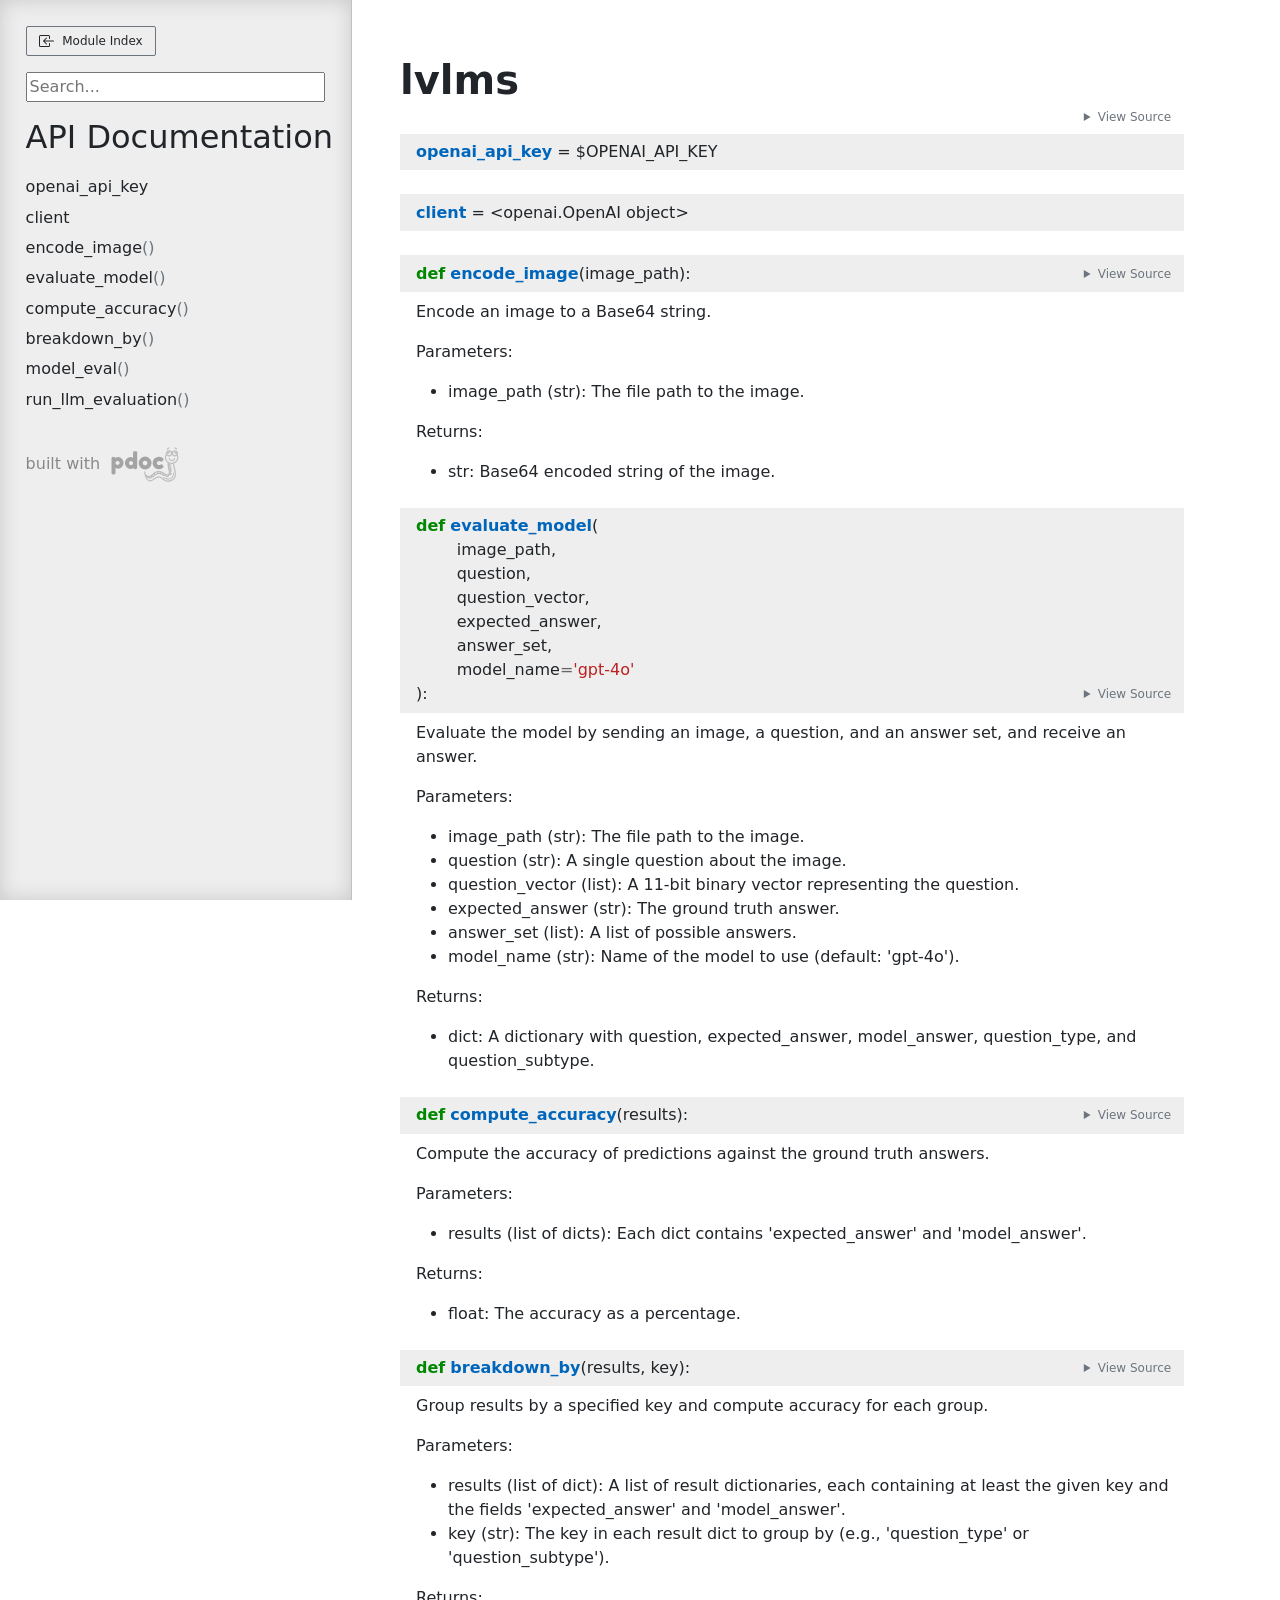
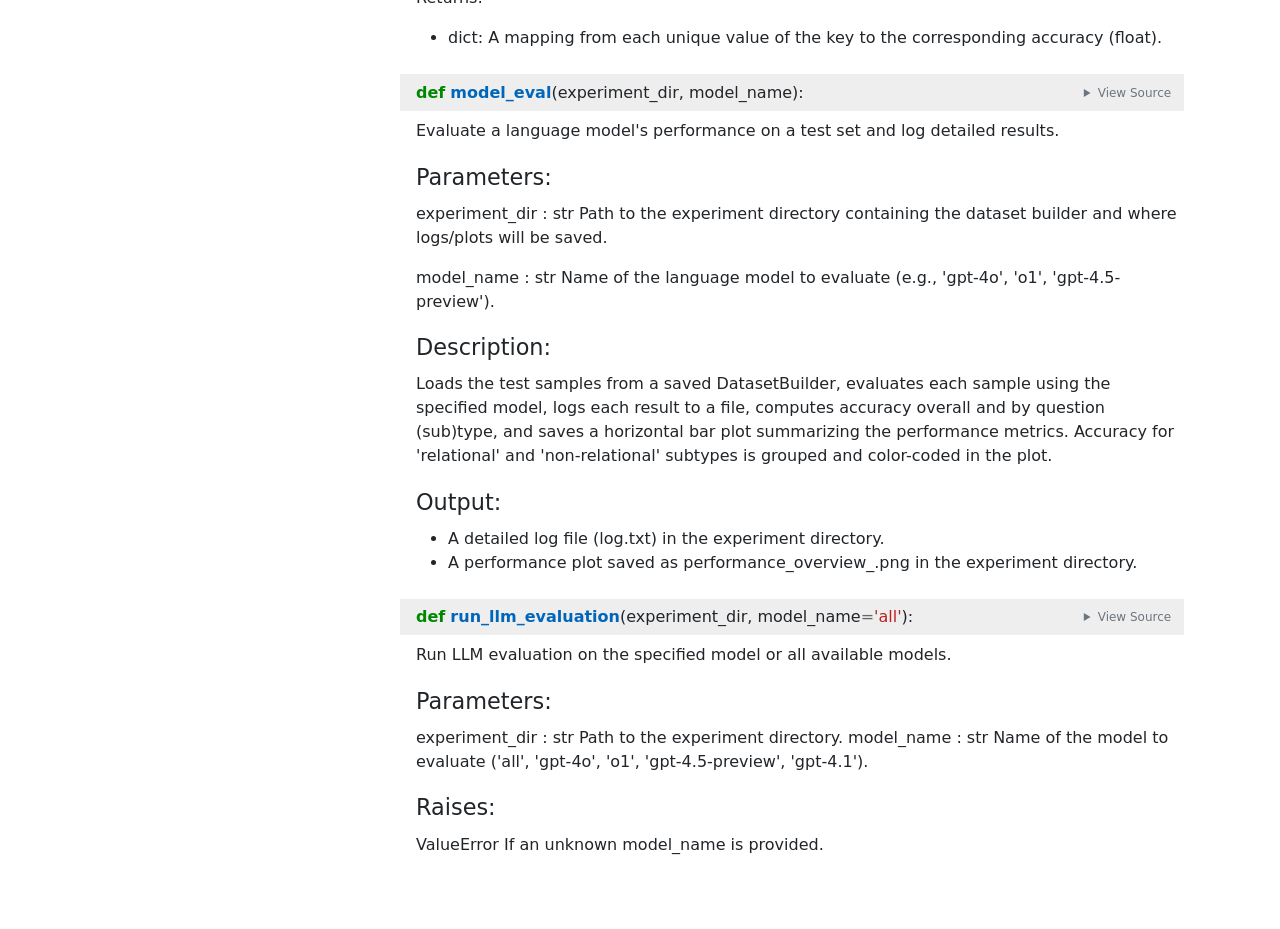
<file: docs/lvlms.html>
<!doctype html>
<html lang="en">
<head>
    <meta charset="utf-8">
    <meta name="viewport" content="width=device-width, initial-scale=1">
    <meta name="generator" content="pdoc 14.7.0"/>
    <title>lvlms API documentation</title>

    <style>/*! * Bootstrap Reboot v5.0.0 (https://getbootstrap.com/) * Copyright 2011-2021 The Bootstrap Authors * Copyright 2011-2021 Twitter, Inc. * Licensed under MIT (https://github.com/twbs/bootstrap/blob/main/LICENSE) * Forked from Normalize.css, licensed MIT (https://github.com/necolas/normalize.css/blob/master/LICENSE.md) */*,::after,::before{box-sizing:border-box}@media (prefers-reduced-motion:no-preference){:root{scroll-behavior:smooth}}body{margin:0;font-family:system-ui,-apple-system,"Segoe UI",Roboto,"Helvetica Neue",Arial,"Noto Sans","Liberation Sans",sans-serif,"Apple Color Emoji","Segoe UI Emoji","Segoe UI Symbol","Noto Color Emoji";font-size:1rem;font-weight:400;line-height:1.5;color:#212529;background-color:#fff;-webkit-text-size-adjust:100%;-webkit-tap-highlight-color:transparent}hr{margin:1rem 0;color:inherit;background-color:currentColor;border:0;opacity:.25}hr:not([size]){height:1px}h1,h2,h3,h4,h5,h6{margin-top:0;margin-bottom:.5rem;font-weight:500;line-height:1.2}h1{font-size:calc(1.375rem + 1.5vw)}@media (min-width:1200px){h1{font-size:2.5rem}}h2{font-size:calc(1.325rem + .9vw)}@media (min-width:1200px){h2{font-size:2rem}}h3{font-size:calc(1.3rem + .6vw)}@media (min-width:1200px){h3{font-size:1.75rem}}h4{font-size:calc(1.275rem + .3vw)}@media (min-width:1200px){h4{font-size:1.5rem}}h5{font-size:1.25rem}h6{font-size:1rem}p{margin-top:0;margin-bottom:1rem}abbr[data-bs-original-title],abbr[title]{-webkit-text-decoration:underline dotted;text-decoration:underline dotted;cursor:help;-webkit-text-decoration-skip-ink:none;text-decoration-skip-ink:none}address{margin-bottom:1rem;font-style:normal;line-height:inherit}ol,ul{padding-left:2rem}dl,ol,ul{margin-top:0;margin-bottom:1rem}ol ol,ol ul,ul ol,ul ul{margin-bottom:0}dt{font-weight:700}dd{margin-bottom:.5rem;margin-left:0}blockquote{margin:0 0 1rem}b,strong{font-weight:bolder}small{font-size:.875em}mark{padding:.2em;background-color:#fcf8e3}sub,sup{position:relative;font-size:.75em;line-height:0;vertical-align:baseline}sub{bottom:-.25em}sup{top:-.5em}a{color:#0d6efd;text-decoration:underline}a:hover{color:#0a58ca}a:not([href]):not([class]),a:not([href]):not([class]):hover{color:inherit;text-decoration:none}code,kbd,pre,samp{font-family:SFMono-Regular,Menlo,Monaco,Consolas,"Liberation Mono","Courier New",monospace;font-size:1em;direction:ltr;unicode-bidi:bidi-override}pre{display:block;margin-top:0;margin-bottom:1rem;overflow:auto;font-size:.875em}pre code{font-size:inherit;color:inherit;word-break:normal}code{font-size:.875em;color:#d63384;word-wrap:break-word}a>code{color:inherit}kbd{padding:.2rem .4rem;font-size:.875em;color:#fff;background-color:#212529;border-radius:.2rem}kbd kbd{padding:0;font-size:1em;font-weight:700}figure{margin:0 0 1rem}img,svg{vertical-align:middle}table{caption-side:bottom;border-collapse:collapse}caption{padding-top:.5rem;padding-bottom:.5rem;color:#6c757d;text-align:left}th{text-align:inherit;text-align:-webkit-match-parent}tbody,td,tfoot,th,thead,tr{border-color:inherit;border-style:solid;border-width:0}label{display:inline-block}button{border-radius:0}button:focus:not(:focus-visible){outline:0}button,input,optgroup,select,textarea{margin:0;font-family:inherit;font-size:inherit;line-height:inherit}button,select{text-transform:none}[role=button]{cursor:pointer}select{word-wrap:normal}select:disabled{opacity:1}[list]::-webkit-calendar-picker-indicator{display:none}[type=button],[type=reset],[type=submit],button{-webkit-appearance:button}[type=button]:not(:disabled),[type=reset]:not(:disabled),[type=submit]:not(:disabled),button:not(:disabled){cursor:pointer}::-moz-focus-inner{padding:0;border-style:none}textarea{resize:vertical}fieldset{min-width:0;padding:0;margin:0;border:0}legend{float:left;width:100%;padding:0;margin-bottom:.5rem;font-size:calc(1.275rem + .3vw);line-height:inherit}@media (min-width:1200px){legend{font-size:1.5rem}}legend+*{clear:left}::-webkit-datetime-edit-day-field,::-webkit-datetime-edit-fields-wrapper,::-webkit-datetime-edit-hour-field,::-webkit-datetime-edit-minute,::-webkit-datetime-edit-month-field,::-webkit-datetime-edit-text,::-webkit-datetime-edit-year-field{padding:0}::-webkit-inner-spin-button{height:auto}[type=search]{outline-offset:-2px;-webkit-appearance:textfield}::-webkit-search-decoration{-webkit-appearance:none}::-webkit-color-swatch-wrapper{padding:0}::file-selector-button{font:inherit}::-webkit-file-upload-button{font:inherit;-webkit-appearance:button}output{display:inline-block}iframe{border:0}summary{display:list-item;cursor:pointer}progress{vertical-align:baseline}[hidden]{display:none!important}</style>
    <style>/*! syntax-highlighting.css */pre{line-height:125%;}span.linenos{color:inherit; background-color:transparent; padding-left:5px; padding-right:20px;}.pdoc-code .hll{background-color:#ffffcc}.pdoc-code{background:#f8f8f8;}.pdoc-code .c{color:#3D7B7B; font-style:italic}.pdoc-code .err{border:1px solid #FF0000}.pdoc-code .k{color:#008000; font-weight:bold}.pdoc-code .o{color:#666666}.pdoc-code .ch{color:#3D7B7B; font-style:italic}.pdoc-code .cm{color:#3D7B7B; font-style:italic}.pdoc-code .cp{color:#9C6500}.pdoc-code .cpf{color:#3D7B7B; font-style:italic}.pdoc-code .c1{color:#3D7B7B; font-style:italic}.pdoc-code .cs{color:#3D7B7B; font-style:italic}.pdoc-code .gd{color:#A00000}.pdoc-code .ge{font-style:italic}.pdoc-code .gr{color:#E40000}.pdoc-code .gh{color:#000080; font-weight:bold}.pdoc-code .gi{color:#008400}.pdoc-code .go{color:#717171}.pdoc-code .gp{color:#000080; font-weight:bold}.pdoc-code .gs{font-weight:bold}.pdoc-code .gu{color:#800080; font-weight:bold}.pdoc-code .gt{color:#0044DD}.pdoc-code .kc{color:#008000; font-weight:bold}.pdoc-code .kd{color:#008000; font-weight:bold}.pdoc-code .kn{color:#008000; font-weight:bold}.pdoc-code .kp{color:#008000}.pdoc-code .kr{color:#008000; font-weight:bold}.pdoc-code .kt{color:#B00040}.pdoc-code .m{color:#666666}.pdoc-code .s{color:#BA2121}.pdoc-code .na{color:#687822}.pdoc-code .nb{color:#008000}.pdoc-code .nc{color:#0000FF; font-weight:bold}.pdoc-code .no{color:#880000}.pdoc-code .nd{color:#AA22FF}.pdoc-code .ni{color:#717171; font-weight:bold}.pdoc-code .ne{color:#CB3F38; font-weight:bold}.pdoc-code .nf{color:#0000FF}.pdoc-code .nl{color:#767600}.pdoc-code .nn{color:#0000FF; font-weight:bold}.pdoc-code .nt{color:#008000; font-weight:bold}.pdoc-code .nv{color:#19177C}.pdoc-code .ow{color:#AA22FF; font-weight:bold}.pdoc-code .w{color:#bbbbbb}.pdoc-code .mb{color:#666666}.pdoc-code .mf{color:#666666}.pdoc-code .mh{color:#666666}.pdoc-code .mi{color:#666666}.pdoc-code .mo{color:#666666}.pdoc-code .sa{color:#BA2121}.pdoc-code .sb{color:#BA2121}.pdoc-code .sc{color:#BA2121}.pdoc-code .dl{color:#BA2121}.pdoc-code .sd{color:#BA2121; font-style:italic}.pdoc-code .s2{color:#BA2121}.pdoc-code .se{color:#AA5D1F; font-weight:bold}.pdoc-code .sh{color:#BA2121}.pdoc-code .si{color:#A45A77; font-weight:bold}.pdoc-code .sx{color:#008000}.pdoc-code .sr{color:#A45A77}.pdoc-code .s1{color:#BA2121}.pdoc-code .ss{color:#19177C}.pdoc-code .bp{color:#008000}.pdoc-code .fm{color:#0000FF}.pdoc-code .vc{color:#19177C}.pdoc-code .vg{color:#19177C}.pdoc-code .vi{color:#19177C}.pdoc-code .vm{color:#19177C}.pdoc-code .il{color:#666666}</style>
    <style>/*! theme.css */:root{--pdoc-background:#fff;}.pdoc{--text:#212529;--muted:#6c757d;--link:#3660a5;--link-hover:#1659c5;--code:#f8f8f8;--active:#fff598;--accent:#eee;--accent2:#c1c1c1;--nav-hover:rgba(255, 255, 255, 0.5);--name:#0066BB;--def:#008800;--annotation:#007020;}</style>
    <style>/*! layout.css */html, body{width:100%;height:100%;}html, main{scroll-behavior:smooth;}body{background-color:var(--pdoc-background);}@media (max-width:769px){#navtoggle{cursor:pointer;position:absolute;width:50px;height:40px;top:1rem;right:1rem;border-color:var(--text);color:var(--text);display:flex;opacity:0.8;z-index:999;}#navtoggle:hover{opacity:1;}#togglestate + div{display:none;}#togglestate:checked + div{display:inherit;}main, header{padding:2rem 3vw;}header + main{margin-top:-3rem;}.git-button{display:none !important;}nav input[type="search"]{max-width:77%;}nav input[type="search"]:first-child{margin-top:-6px;}nav input[type="search"]:valid ~ *{display:none !important;}}@media (min-width:770px){:root{--sidebar-width:clamp(12.5rem, 28vw, 22rem);}nav{position:fixed;overflow:auto;height:100vh;width:var(--sidebar-width);}main, header{padding:3rem 2rem 3rem calc(var(--sidebar-width) + 3rem);width:calc(54rem + var(--sidebar-width));max-width:100%;}header + main{margin-top:-4rem;}#navtoggle{display:none;}}#togglestate{position:absolute;height:0;opacity:0;}nav.pdoc{--pad:clamp(0.5rem, 2vw, 1.75rem);--indent:1.5rem;background-color:var(--accent);border-right:1px solid var(--accent2);box-shadow:0 0 20px rgba(50, 50, 50, .2) inset;padding:0 0 0 var(--pad);overflow-wrap:anywhere;scrollbar-width:thin; scrollbar-color:var(--accent2) transparent; z-index:1}nav.pdoc::-webkit-scrollbar{width:.4rem; }nav.pdoc::-webkit-scrollbar-thumb{background-color:var(--accent2); }nav.pdoc > div{padding:var(--pad) 0;}nav.pdoc .module-list-button{display:inline-flex;align-items:center;color:var(--text);border-color:var(--muted);margin-bottom:1rem;}nav.pdoc .module-list-button:hover{border-color:var(--text);}nav.pdoc input[type=search]{display:block;outline-offset:0;width:calc(100% - var(--pad));}nav.pdoc .logo{max-width:calc(100% - var(--pad));max-height:35vh;display:block;margin:0 auto 1rem;transform:translate(calc(-.5 * var(--pad)), 0);}nav.pdoc ul{list-style:none;padding-left:0;}nav.pdoc > div > ul{margin-left:calc(0px - var(--pad));}nav.pdoc li a{padding:.2rem 0 .2rem calc(var(--pad) + var(--indent));}nav.pdoc > div > ul > li > a{padding-left:var(--pad);}nav.pdoc li{transition:all 100ms;}nav.pdoc li:hover{background-color:var(--nav-hover);}nav.pdoc a, nav.pdoc a:hover{color:var(--text);}nav.pdoc a{display:block;}nav.pdoc > h2:first-of-type{margin-top:1.5rem;}nav.pdoc .class:before{content:"class ";color:var(--muted);}nav.pdoc .function:after{content:"()";color:var(--muted);}nav.pdoc footer:before{content:"";display:block;width:calc(100% - var(--pad));border-top:solid var(--accent2) 1px;margin-top:1.5rem;padding-top:.5rem;}nav.pdoc footer{font-size:small;}</style>
    <style>/*! content.css */.pdoc{color:var(--text);box-sizing:border-box;line-height:1.5;background:none;}.pdoc .pdoc-button{cursor:pointer;display:inline-block;border:solid black 1px;border-radius:2px;font-size:.75rem;padding:calc(0.5em - 1px) 1em;transition:100ms all;}.pdoc .alert{padding:1rem 1rem 1rem calc(1.5rem + 24px);border:1px solid transparent;border-radius:.25rem;background-repeat:no-repeat;background-position:.75rem center;margin-bottom:1rem;}.pdoc .alert > em{display:none;}.pdoc .alert > *:last-child{margin-bottom:0;}.pdoc .alert.note {color:#084298;background-color:#cfe2ff;border-color:#b6d4fe;background-image:url("data:image/svg+xml,%3Csvg%20xmlns%3D%22http%3A//www.w3.org/2000/svg%22%20width%3D%2224%22%20height%3D%2224%22%20fill%3D%22%23084298%22%20viewBox%3D%220%200%2016%2016%22%3E%3Cpath%20d%3D%22M8%2016A8%208%200%201%200%208%200a8%208%200%200%200%200%2016zm.93-9.412-1%204.705c-.07.34.029.533.304.533.194%200%20.487-.07.686-.246l-.088.416c-.287.346-.92.598-1.465.598-.703%200-1.002-.422-.808-1.319l.738-3.468c.064-.293.006-.399-.287-.47l-.451-.081.082-.381%202.29-.287zM8%205.5a1%201%200%201%201%200-2%201%201%200%200%201%200%202z%22/%3E%3C/svg%3E");}.pdoc .alert.warning{color:#664d03;background-color:#fff3cd;border-color:#ffecb5;background-image:url("data:image/svg+xml,%3Csvg%20xmlns%3D%22http%3A//www.w3.org/2000/svg%22%20width%3D%2224%22%20height%3D%2224%22%20fill%3D%22%23664d03%22%20viewBox%3D%220%200%2016%2016%22%3E%3Cpath%20d%3D%22M8.982%201.566a1.13%201.13%200%200%200-1.96%200L.165%2013.233c-.457.778.091%201.767.98%201.767h13.713c.889%200%201.438-.99.98-1.767L8.982%201.566zM8%205c.535%200%20.954.462.9.995l-.35%203.507a.552.552%200%200%201-1.1%200L7.1%205.995A.905.905%200%200%201%208%205zm.002%206a1%201%200%201%201%200%202%201%201%200%200%201%200-2z%22/%3E%3C/svg%3E");}.pdoc .alert.danger{color:#842029;background-color:#f8d7da;border-color:#f5c2c7;background-image:url("data:image/svg+xml,%3Csvg%20xmlns%3D%22http%3A//www.w3.org/2000/svg%22%20width%3D%2224%22%20height%3D%2224%22%20fill%3D%22%23842029%22%20viewBox%3D%220%200%2016%2016%22%3E%3Cpath%20d%3D%22M5.52.359A.5.5%200%200%201%206%200h4a.5.5%200%200%201%20.474.658L8.694%206H12.5a.5.5%200%200%201%20.395.807l-7%209a.5.5%200%200%201-.873-.454L6.823%209.5H3.5a.5.5%200%200%201-.48-.641l2.5-8.5z%22/%3E%3C/svg%3E");}.pdoc .visually-hidden{position:absolute !important;width:1px !important;height:1px !important;padding:0 !important;margin:-1px !important;overflow:hidden !important;clip:rect(0, 0, 0, 0) !important;white-space:nowrap !important;border:0 !important;}.pdoc h1, .pdoc h2, .pdoc h3{font-weight:300;margin:.3em 0;padding:.2em 0;}.pdoc > section:not(.module-info) h1{font-size:1.5rem;font-weight:500;}.pdoc > section:not(.module-info) h2{font-size:1.4rem;font-weight:500;}.pdoc > section:not(.module-info) h3{font-size:1.3rem;font-weight:500;}.pdoc > section:not(.module-info) h4{font-size:1.2rem;}.pdoc > section:not(.module-info) h5{font-size:1.1rem;}.pdoc a{text-decoration:none;color:var(--link);}.pdoc a:hover{color:var(--link-hover);}.pdoc blockquote{margin-left:2rem;}.pdoc pre{border-top:1px solid var(--accent2);border-bottom:1px solid var(--accent2);margin-top:0;margin-bottom:1em;padding:.5rem 0 .5rem .5rem;overflow-x:auto;background-color:var(--code);}.pdoc code{color:var(--text);padding:.2em .4em;margin:0;font-size:85%;background-color:var(--accent);border-radius:6px;}.pdoc a > code{color:inherit;}.pdoc pre > code{display:inline-block;font-size:inherit;background:none;border:none;padding:0;}.pdoc > section:not(.module-info){margin-bottom:1.5rem;}.pdoc .modulename{margin-top:0;font-weight:bold;}.pdoc .modulename a{color:var(--link);transition:100ms all;}.pdoc .git-button{float:right;border:solid var(--link) 1px;}.pdoc .git-button:hover{background-color:var(--link);color:var(--pdoc-background);}.view-source-toggle-state,.view-source-toggle-state ~ .pdoc-code{display:none;}.view-source-toggle-state:checked ~ .pdoc-code{display:block;}.view-source-button{display:inline-block;float:right;font-size:.75rem;line-height:1.5rem;color:var(--muted);padding:0 .4rem 0 1.3rem;cursor:pointer;text-indent:-2px;}.view-source-button > span{visibility:hidden;}.module-info .view-source-button{float:none;display:flex;justify-content:flex-end;margin:-1.2rem .4rem -.2rem 0;}.view-source-button::before{position:absolute;content:"View Source";display:list-item;list-style-type:disclosure-closed;}.view-source-toggle-state:checked ~ .attr .view-source-button::before,.view-source-toggle-state:checked ~ .view-source-button::before{list-style-type:disclosure-open;}.pdoc .docstring{margin-bottom:1.5rem;}.pdoc section:not(.module-info) .docstring{margin-left:clamp(0rem, 5vw - 2rem, 1rem);}.pdoc .docstring .pdoc-code{margin-left:1em;margin-right:1em;}.pdoc h1:target,.pdoc h2:target,.pdoc h3:target,.pdoc h4:target,.pdoc h5:target,.pdoc h6:target,.pdoc .pdoc-code > pre > span:target{background-color:var(--active);box-shadow:-1rem 0 0 0 var(--active);}.pdoc .pdoc-code > pre > span:target{display:block;}.pdoc div:target > .attr,.pdoc section:target > .attr,.pdoc dd:target > a{background-color:var(--active);}.pdoc *{scroll-margin:2rem;}.pdoc .pdoc-code .linenos{user-select:none;}.pdoc .attr:hover{filter:contrast(0.95);}.pdoc section, .pdoc .classattr{position:relative;}.pdoc .headerlink{--width:clamp(1rem, 3vw, 2rem);position:absolute;top:0;left:calc(0rem - var(--width));transition:all 100ms ease-in-out;opacity:0;}.pdoc .headerlink::before{content:"#";display:block;text-align:center;width:var(--width);height:2.3rem;line-height:2.3rem;font-size:1.5rem;}.pdoc .attr:hover ~ .headerlink,.pdoc *:target > .headerlink,.pdoc .headerlink:hover{opacity:1;}.pdoc .attr{display:block;margin:.5rem 0 .5rem;padding:.4rem .4rem .4rem 1rem;background-color:var(--accent);overflow-x:auto;}.pdoc .classattr{margin-left:2rem;}.pdoc .name{color:var(--name);font-weight:bold;}.pdoc .def{color:var(--def);font-weight:bold;}.pdoc .signature{background-color:transparent;}.pdoc .param, .pdoc .return-annotation{white-space:pre;}.pdoc .signature.multiline .param{display:block;}.pdoc .signature.condensed .param{display:inline-block;}.pdoc .annotation{color:var(--annotation);}.pdoc .view-value-toggle-state,.pdoc .view-value-toggle-state ~ .default_value{display:none;}.pdoc .view-value-toggle-state:checked ~ .default_value{display:inherit;}.pdoc .view-value-button{font-size:.5rem;vertical-align:middle;border-style:dashed;margin-top:-0.1rem;}.pdoc .view-value-button:hover{background:white;}.pdoc .view-value-button::before{content:"show";text-align:center;width:2.2em;display:inline-block;}.pdoc .view-value-toggle-state:checked ~ .view-value-button::before{content:"hide";}.pdoc .inherited{margin-left:2rem;}.pdoc .inherited dt{font-weight:700;}.pdoc .inherited dt, .pdoc .inherited dd{display:inline;margin-left:0;margin-bottom:.5rem;}.pdoc .inherited dd:not(:last-child):after{content:", ";}.pdoc .inherited .class:before{content:"class ";}.pdoc .inherited .function a:after{content:"()";}.pdoc .search-result .docstring{overflow:auto;max-height:25vh;}.pdoc .search-result.focused > .attr{background-color:var(--active);}.pdoc .attribution{margin-top:2rem;display:block;opacity:0.5;transition:all 200ms;filter:grayscale(100%);}.pdoc .attribution:hover{opacity:1;filter:grayscale(0%);}.pdoc .attribution img{margin-left:5px;height:35px;vertical-align:middle;width:70px;transition:all 200ms;}.pdoc table{display:block;width:max-content;max-width:100%;overflow:auto;margin-bottom:1rem;}.pdoc table th{font-weight:600;}.pdoc table th, .pdoc table td{padding:6px 13px;border:1px solid var(--accent2);}</style>
    <style>/*! custom.css */</style></head>
<body>
    <nav class="pdoc">
        <label id="navtoggle" for="togglestate" class="pdoc-button"><svg xmlns='http://www.w3.org/2000/svg' viewBox='0 0 30 30'><path stroke-linecap='round' stroke="currentColor" stroke-miterlimit='10' stroke-width='2' d='M4 7h22M4 15h22M4 23h22'/></svg></label>
        <input id="togglestate" type="checkbox" aria-hidden="true" tabindex="-1">
        <div>            <a class="pdoc-button module-list-button" href="index.html">
<svg xmlns="http://www.w3.org/2000/svg" width="16" height="16" fill="currentColor" class="bi bi-box-arrow-in-left" viewBox="0 0 16 16">
  <path fill-rule="evenodd" d="M10 3.5a.5.5 0 0 0-.5-.5h-8a.5.5 0 0 0-.5.5v9a.5.5 0 0 0 .5.5h8a.5.5 0 0 0 .5-.5v-2a.5.5 0 0 1 1 0v2A1.5 1.5 0 0 1 9.5 14h-8A1.5 1.5 0 0 1 0 12.5v-9A1.5 1.5 0 0 1 1.5 2h8A1.5 1.5 0 0 1 11 3.5v2a.5.5 0 0 1-1 0v-2z"/>
  <path fill-rule="evenodd" d="M4.146 8.354a.5.5 0 0 1 0-.708l3-3a.5.5 0 1 1 .708.708L5.707 7.5H14.5a.5.5 0 0 1 0 1H5.707l2.147 2.146a.5.5 0 0 1-.708.708l-3-3z"/>
</svg>                &nbsp;
                Module Index
            </a>


            <input type="search" placeholder="Search..." role="searchbox" aria-label="search"
                   pattern=".+" required>



            <h2>API Documentation</h2>
                <ul class="memberlist">
            <li>
                    <a class="variable" href="#openai_api_key">openai_api_key</a>
            </li>
            <li>
                    <a class="variable" href="#client">client</a>
            </li>
            <li>
                    <a class="function" href="#encode_image">encode_image</a>
            </li>
            <li>
                    <a class="function" href="#evaluate_model">evaluate_model</a>
            </li>
            <li>
                    <a class="function" href="#compute_accuracy">compute_accuracy</a>
            </li>
            <li>
                    <a class="function" href="#breakdown_by">breakdown_by</a>
            </li>
            <li>
                    <a class="function" href="#model_eval">model_eval</a>
            </li>
            <li>
                    <a class="function" href="#run_llm_evaluation">run_llm_evaluation</a>
            </li>
    </ul>



        <a class="attribution" title="pdoc: Python API documentation generator" href="https://pdoc.dev" target="_blank">
            built with <span class="visually-hidden">pdoc</span><img
                alt="pdoc logo"
                src="data:image/svg+xml,%3Csvg%20xmlns%3D%22http%3A//www.w3.org/2000/svg%22%20role%3D%22img%22%20aria-label%3D%22pdoc%20logo%22%20width%3D%22300%22%20height%3D%22150%22%20viewBox%3D%22-1%200%2060%2030%22%3E%3Ctitle%3Epdoc%3C/title%3E%3Cpath%20d%3D%22M29.621%2021.293c-.011-.273-.214-.475-.511-.481a.5.5%200%200%200-.489.503l-.044%201.393c-.097.551-.695%201.215-1.566%201.704-.577.428-1.306.486-2.193.182-1.426-.617-2.467-1.654-3.304-2.487l-.173-.172a3.43%203.43%200%200%200-.365-.306.49.49%200%200%200-.286-.196c-1.718-1.06-4.931-1.47-7.353.191l-.219.15c-1.707%201.187-3.413%202.131-4.328%201.03-.02-.027-.49-.685-.141-1.763.233-.721.546-2.408.772-4.076.042-.09.067-.187.046-.288.166-1.347.277-2.625.241-3.351%201.378-1.008%202.271-2.586%202.271-4.362%200-.976-.272-1.935-.788-2.774-.057-.094-.122-.18-.184-.268.033-.167.052-.339.052-.516%200-1.477-1.202-2.679-2.679-2.679-.791%200-1.496.352-1.987.9a6.3%206.3%200%200%200-1.001.029c-.492-.564-1.207-.929-2.012-.929-1.477%200-2.679%201.202-2.679%202.679A2.65%202.65%200%200%200%20.97%206.554c-.383.747-.595%201.572-.595%202.41%200%202.311%201.507%204.29%203.635%205.107-.037.699-.147%202.27-.423%203.294l-.137.461c-.622%202.042-2.515%208.257%201.727%2010.643%201.614.908%203.06%201.248%204.317%201.248%202.665%200%204.492-1.524%205.322-2.401%201.476-1.559%202.886-1.854%206.491.82%201.877%201.393%203.514%201.753%204.861%201.068%202.223-1.713%202.811-3.867%203.399-6.374.077-.846.056-1.469.054-1.537zm-4.835%204.313c-.054.305-.156.586-.242.629-.034-.007-.131-.022-.307-.157-.145-.111-.314-.478-.456-.908.221.121.432.25.675.355.115.039.219.051.33.081zm-2.251-1.238c-.05.33-.158.648-.252.694-.022.001-.125-.018-.307-.157-.217-.166-.488-.906-.639-1.573.358.344.754.693%201.198%201.036zm-3.887-2.337c-.006-.116-.018-.231-.041-.342.635.145%201.189.368%201.599.625.097.231.166.481.174.642-.03.049-.055.101-.067.158-.046.013-.128.026-.298.004-.278-.037-.901-.57-1.367-1.087zm-1.127-.497c.116.306.176.625.12.71-.019.014-.117.045-.345.016-.206-.027-.604-.332-.986-.695.41-.051.816-.056%201.211-.031zm-4.535%201.535c.209.22.379.47.358.598-.006.041-.088.138-.351.234-.144.055-.539-.063-.979-.259a11.66%2011.66%200%200%200%20.972-.573zm.983-.664c.359-.237.738-.418%201.126-.554.25.237.479.548.457.694-.006.042-.087.138-.351.235-.174.064-.694-.105-1.232-.375zm-3.381%201.794c-.022.145-.061.29-.149.401-.133.166-.358.248-.69.251h-.002c-.133%200-.306-.26-.45-.621.417.091.854.07%201.291-.031zm-2.066-8.077a4.78%204.78%200%200%201-.775-.584c.172-.115.505-.254.88-.378l-.105.962zm-.331%202.302a10.32%2010.32%200%200%201-.828-.502c.202-.143.576-.328.984-.49l-.156.992zm-.45%202.157l-.701-.403c.214-.115.536-.249.891-.376a11.57%2011.57%200%200%201-.19.779zm-.181%201.716c.064.398.194.702.298.893-.194-.051-.435-.162-.736-.398.061-.119.224-.3.438-.495zM8.87%204.141c0%20.152-.123.276-.276.276s-.275-.124-.275-.276.123-.276.276-.276.275.124.275.276zm-.735-.389a1.15%201.15%200%200%200-.314.783%201.16%201.16%200%200%200%201.162%201.162c.457%200%20.842-.27%201.032-.653.026.117.042.238.042.362a1.68%201.68%200%200%201-1.679%201.679%201.68%201.68%200%200%201-1.679-1.679c0-.843.626-1.535%201.436-1.654zM5.059%205.406A1.68%201.68%200%200%201%203.38%207.085a1.68%201.68%200%200%201-1.679-1.679c0-.037.009-.072.011-.109.21.3.541.508.935.508a1.16%201.16%200%200%200%201.162-1.162%201.14%201.14%200%200%200-.474-.912c.015%200%20.03-.005.045-.005.926.001%201.679.754%201.679%201.68zM3.198%204.141c0%20.152-.123.276-.276.276s-.275-.124-.275-.276.123-.276.276-.276.275.124.275.276zM1.375%208.964c0-.52.103-1.035.288-1.52.466.394%201.06.64%201.717.64%201.144%200%202.116-.725%202.499-1.738.383%201.012%201.355%201.738%202.499%201.738.867%200%201.631-.421%202.121-1.062.307.605.478%201.267.478%201.942%200%202.486-2.153%204.51-4.801%204.51s-4.801-2.023-4.801-4.51zm24.342%2019.349c-.985.498-2.267.168-3.813-.979-3.073-2.281-5.453-3.199-7.813-.705-1.315%201.391-4.163%203.365-8.423.97-3.174-1.786-2.239-6.266-1.261-9.479l.146-.492c.276-1.02.395-2.457.444-3.268a6.11%206.11%200%200%200%201.18.115%206.01%206.01%200%200%200%202.536-.562l-.006.175c-.802.215-1.848.612-2.021%201.25-.079.295.021.601.274.837.219.203.415.364.598.501-.667.304-1.243.698-1.311%201.179-.02.144-.022.507.393.787.213.144.395.26.564.365-1.285.521-1.361.96-1.381%201.126-.018.142-.011.496.427.746l.854.489c-.473.389-.971.914-.999%201.429-.018.278.095.532.316.713.675.556%201.231.721%201.653.721.059%200%20.104-.014.158-.02.207.707.641%201.64%201.513%201.64h.013c.8-.008%201.236-.345%201.462-.626.173-.216.268-.457.325-.692.424.195.93.374%201.372.374.151%200%20.294-.021.423-.068.732-.27.944-.704.993-1.021.009-.061.003-.119.002-.179.266.086.538.147.789.147.15%200%20.294-.021.423-.069.542-.2.797-.489.914-.754.237.147.478.258.704.288.106.014.205.021.296.021.356%200%20.595-.101.767-.229.438.435%201.094.992%201.656%201.067.106.014.205.021.296.021a1.56%201.56%200%200%200%20.323-.035c.17.575.453%201.289.866%201.605.358.273.665.362.914.362a.99.99%200%200%200%20.421-.093%201.03%201.03%200%200%200%20.245-.164c.168.428.39.846.68%201.068.358.273.665.362.913.362a.99.99%200%200%200%20.421-.093c.317-.148.512-.448.639-.762.251.157.495.257.726.257.127%200%20.25-.024.37-.071.427-.17.706-.617.841-1.314.022-.015.047-.022.068-.038.067-.051.133-.104.196-.159-.443%201.486-1.107%202.761-2.086%203.257zM8.66%209.925a.5.5%200%201%200-1%200c0%20.653-.818%201.205-1.787%201.205s-1.787-.552-1.787-1.205a.5.5%200%201%200-1%200c0%201.216%201.25%202.205%202.787%202.205s2.787-.989%202.787-2.205zm4.4%2015.965l-.208.097c-2.661%201.258-4.708%201.436-6.086.527-1.542-1.017-1.88-3.19-1.844-4.198a.4.4%200%200%200-.385-.414c-.242-.029-.406.164-.414.385-.046%201.249.367%203.686%202.202%204.896.708.467%201.547.7%202.51.7%201.248%200%202.706-.392%204.362-1.174l.185-.086a.4.4%200%200%200%20.205-.527c-.089-.204-.326-.291-.527-.206zM9.547%202.292c.093.077.205.114.317.114a.5.5%200%200%200%20.318-.886L8.817.397a.5.5%200%200%200-.703.068.5.5%200%200%200%20.069.703l1.364%201.124zm-7.661-.065c.086%200%20.173-.022.253-.068l1.523-.893a.5.5%200%200%200-.506-.863l-1.523.892a.5.5%200%200%200-.179.685c.094.158.261.247.432.247z%22%20transform%3D%22matrix%28-1%200%200%201%2058%200%29%22%20fill%3D%22%233bb300%22/%3E%3Cpath%20d%3D%22M.3%2021.86V10.18q0-.46.02-.68.04-.22.18-.5.28-.54%201.34-.54%201.06%200%201.42.28.38.26.44.78.76-1.04%202.38-1.04%201.64%200%203.1%201.54%201.46%201.54%201.46%203.58%200%202.04-1.46%203.58-1.44%201.54-3.08%201.54-1.64%200-2.38-.92v4.04q0%20.46-.04.68-.02.22-.18.5-.14.3-.5.42-.36.12-.98.12-.62%200-1-.12-.36-.12-.52-.4-.14-.28-.18-.5-.02-.22-.02-.68zm3.96-9.42q-.46.54-.46%201.18%200%20.64.46%201.18.48.52%201.2.52.74%200%201.24-.52.52-.52.52-1.18%200-.66-.48-1.18-.48-.54-1.26-.54-.76%200-1.22.54zm14.741-8.36q.16-.3.54-.42.38-.12%201-.12.64%200%201.02.12.38.12.52.42.16.3.18.54.04.22.04.68v11.94q0%20.46-.04.7-.02.22-.18.5-.3.54-1.7.54-1.38%200-1.54-.98-.84.96-2.34.96-1.8%200-3.28-1.56-1.48-1.58-1.48-3.66%200-2.1%201.48-3.68%201.5-1.58%203.28-1.58%201.48%200%202.3%201v-4.2q0-.46.02-.68.04-.24.18-.52zm-3.24%2010.86q.52.54%201.26.54.74%200%201.22-.54.5-.54.5-1.18%200-.66-.48-1.22-.46-.56-1.26-.56-.8%200-1.28.56-.48.54-.48%201.2%200%20.66.52%201.2zm7.833-1.2q0-2.4%201.68-3.96%201.68-1.56%203.84-1.56%202.16%200%203.82%201.56%201.66%201.54%201.66%203.94%200%201.66-.86%202.96-.86%201.28-2.1%201.9-1.22.6-2.54.6-1.32%200-2.56-.64-1.24-.66-2.1-1.92-.84-1.28-.84-2.88zm4.18%201.44q.64.48%201.3.48.66%200%201.32-.5.66-.5.66-1.48%200-.98-.62-1.46-.62-.48-1.34-.48-.72%200-1.34.5-.62.5-.62%201.48%200%20.96.64%201.46zm11.412-1.44q0%20.84.56%201.32.56.46%201.18.46.64%200%201.18-.36.56-.38.9-.38.6%200%201.46%201.06.46.58.46%201.04%200%20.76-1.1%201.42-1.14.8-2.8.8-1.86%200-3.58-1.34-.82-.64-1.34-1.7-.52-1.08-.52-2.36%200-1.3.52-2.34.52-1.06%201.34-1.7%201.66-1.32%203.54-1.32.76%200%201.48.22.72.2%201.06.4l.32.2q.36.24.56.38.52.4.52.92%200%20.5-.42%201.14-.72%201.1-1.38%201.1-.38%200-1.08-.44-.36-.34-1.04-.34-.66%200-1.24.48-.58.48-.58%201.34z%22%20fill%3D%22green%22/%3E%3C/svg%3E"/>
        </a>
</div>
    </nav>
    <main class="pdoc">
            <section class="module-info">
                    <h1 class="modulename">
lvlms    </h1>

                
                        <input id="mod-lvlms-view-source" class="view-source-toggle-state" type="checkbox" aria-hidden="true" tabindex="-1">

                        <label class="view-source-button" for="mod-lvlms-view-source"><span>View Source</span></label>

                        <div class="pdoc-code codehilite"><pre><span></span><span id="L-1"><a href="#L-1"><span class="linenos">  1</span></a><span class="kn">import</span> <span class="nn">os</span>
</span><span id="L-2"><a href="#L-2"><span class="linenos">  2</span></a><span class="kn">import</span> <span class="nn">base64</span>
</span><span id="L-3"><a href="#L-3"><span class="linenos">  3</span></a><span class="kn">from</span> <span class="nn">collections</span> <span class="kn">import</span> <span class="n">defaultdict</span>
</span><span id="L-4"><a href="#L-4"><span class="linenos">  4</span></a><span class="kn">from</span> <span class="nn">openai</span> <span class="kn">import</span> <span class="n">OpenAI</span>
</span><span id="L-5"><a href="#L-5"><span class="linenos">  5</span></a><span class="kn">from</span> <span class="nn">dataset_builder</span> <span class="kn">import</span> <span class="n">DatasetBuilder</span>
</span><span id="L-6"><a href="#L-6"><span class="linenos">  6</span></a><span class="kn">from</span> <span class="nn">utils</span> <span class="kn">import</span> <span class="n">get_question_type_and_subtype</span><span class="p">,</span> <span class="n">log_and_print</span><span class="p">,</span> <span class="n">plot_accuracy_breakdown</span>
</span><span id="L-7"><a href="#L-7"><span class="linenos">  7</span></a>
</span><span id="L-8"><a href="#L-8"><span class="linenos">  8</span></a><span class="n">openai_api_key</span> <span class="o">=</span> <span class="n">os</span><span class="o">.</span><span class="n">getenv</span><span class="p">(</span><span class="s1">&#39;OPENAI_API_KEY&#39;</span><span class="p">)</span>
</span><span id="L-9"><a href="#L-9"><span class="linenos">  9</span></a><span class="k">if</span> <span class="ow">not</span> <span class="n">openai_api_key</span><span class="p">:</span>
</span><span id="L-10"><a href="#L-10"><span class="linenos"> 10</span></a>    <span class="k">raise</span> <span class="ne">ValueError</span><span class="p">(</span><span class="s2">&quot;The OPENAI_API_KEY environment variable is not set.&quot;</span><span class="p">)</span>
</span><span id="L-11"><a href="#L-11"><span class="linenos"> 11</span></a>
</span><span id="L-12"><a href="#L-12"><span class="linenos"> 12</span></a><span class="n">client</span> <span class="o">=</span> <span class="n">OpenAI</span><span class="p">(</span><span class="n">api_key</span><span class="o">=</span><span class="n">openai_api_key</span><span class="p">)</span>
</span><span id="L-13"><a href="#L-13"><span class="linenos"> 13</span></a>
</span><span id="L-14"><a href="#L-14"><span class="linenos"> 14</span></a><span class="k">def</span> <span class="nf">encode_image</span><span class="p">(</span><span class="n">image_path</span><span class="p">):</span>
</span><span id="L-15"><a href="#L-15"><span class="linenos"> 15</span></a><span class="w">    </span><span class="sd">&quot;&quot;&quot;</span>
</span><span id="L-16"><a href="#L-16"><span class="linenos"> 16</span></a><span class="sd">    Encode an image to a Base64 string.</span>
</span><span id="L-17"><a href="#L-17"><span class="linenos"> 17</span></a>
</span><span id="L-18"><a href="#L-18"><span class="linenos"> 18</span></a><span class="sd">    Parameters:</span>
</span><span id="L-19"><a href="#L-19"><span class="linenos"> 19</span></a><span class="sd">    - image_path (str): The file path to the image.</span>
</span><span id="L-20"><a href="#L-20"><span class="linenos"> 20</span></a>
</span><span id="L-21"><a href="#L-21"><span class="linenos"> 21</span></a><span class="sd">    Returns:</span>
</span><span id="L-22"><a href="#L-22"><span class="linenos"> 22</span></a><span class="sd">    - str: Base64 encoded string of the image.</span>
</span><span id="L-23"><a href="#L-23"><span class="linenos"> 23</span></a><span class="sd">    &quot;&quot;&quot;</span>
</span><span id="L-24"><a href="#L-24"><span class="linenos"> 24</span></a>    <span class="k">with</span> <span class="nb">open</span><span class="p">(</span><span class="n">image_path</span><span class="p">,</span> <span class="s2">&quot;rb&quot;</span><span class="p">)</span> <span class="k">as</span> <span class="n">image_file</span><span class="p">:</span>
</span><span id="L-25"><a href="#L-25"><span class="linenos"> 25</span></a>        <span class="k">return</span> <span class="n">base64</span><span class="o">.</span><span class="n">b64encode</span><span class="p">(</span><span class="n">image_file</span><span class="o">.</span><span class="n">read</span><span class="p">())</span><span class="o">.</span><span class="n">decode</span><span class="p">(</span><span class="s1">&#39;utf-8&#39;</span><span class="p">)</span>
</span><span id="L-26"><a href="#L-26"><span class="linenos"> 26</span></a>
</span><span id="L-27"><a href="#L-27"><span class="linenos"> 27</span></a><span class="k">def</span> <span class="nf">evaluate_model</span><span class="p">(</span><span class="n">image_path</span><span class="p">,</span> <span class="n">question</span><span class="p">,</span> <span class="n">question_vector</span><span class="p">,</span> <span class="n">expected_answer</span><span class="p">,</span> <span class="n">answer_set</span><span class="p">,</span> <span class="n">model_name</span><span class="o">=</span><span class="s2">&quot;gpt-4o&quot;</span><span class="p">):</span>
</span><span id="L-28"><a href="#L-28"><span class="linenos"> 28</span></a><span class="w">    </span><span class="sd">&quot;&quot;&quot;</span>
</span><span id="L-29"><a href="#L-29"><span class="linenos"> 29</span></a><span class="sd">    Evaluate the model by sending an image, a question, and an answer set, and receive an answer.</span>
</span><span id="L-30"><a href="#L-30"><span class="linenos"> 30</span></a>
</span><span id="L-31"><a href="#L-31"><span class="linenos"> 31</span></a><span class="sd">    Parameters:</span>
</span><span id="L-32"><a href="#L-32"><span class="linenos"> 32</span></a><span class="sd">    - image_path (str): The file path to the image.</span>
</span><span id="L-33"><a href="#L-33"><span class="linenos"> 33</span></a><span class="sd">    - question (str): A single question about the image.</span>
</span><span id="L-34"><a href="#L-34"><span class="linenos"> 34</span></a><span class="sd">    - question_vector (list): A 11-bit binary vector representing the question.</span>
</span><span id="L-35"><a href="#L-35"><span class="linenos"> 35</span></a><span class="sd">    - expected_answer (str): The ground truth answer.</span>
</span><span id="L-36"><a href="#L-36"><span class="linenos"> 36</span></a><span class="sd">    - answer_set (list): A list of possible answers.</span>
</span><span id="L-37"><a href="#L-37"><span class="linenos"> 37</span></a><span class="sd">    - model_name (str): Name of the model to use (default: &#39;gpt-4o&#39;).</span>
</span><span id="L-38"><a href="#L-38"><span class="linenos"> 38</span></a>
</span><span id="L-39"><a href="#L-39"><span class="linenos"> 39</span></a><span class="sd">    Returns:</span>
</span><span id="L-40"><a href="#L-40"><span class="linenos"> 40</span></a><span class="sd">    - dict: A dictionary with question, expected_answer, model_answer, question_type, and question_subtype.</span>
</span><span id="L-41"><a href="#L-41"><span class="linenos"> 41</span></a><span class="sd">    &quot;&quot;&quot;</span>
</span><span id="L-42"><a href="#L-42"><span class="linenos"> 42</span></a>    <span class="n">base64_image</span> <span class="o">=</span> <span class="n">encode_image</span><span class="p">(</span><span class="n">image_path</span><span class="p">)</span>
</span><span id="L-43"><a href="#L-43"><span class="linenos"> 43</span></a>
</span><span id="L-44"><a href="#L-44"><span class="linenos"> 44</span></a>    <span class="n">answer_options</span> <span class="o">=</span> <span class="s2">&quot;</span><span class="se">\n</span><span class="s2">&quot;</span><span class="o">.</span><span class="n">join</span><span class="p">([</span><span class="sa">f</span><span class="s2">&quot;- </span><span class="si">{</span><span class="n">answer</span><span class="si">}</span><span class="s2">&quot;</span> <span class="k">for</span> <span class="n">answer</span> <span class="ow">in</span> <span class="n">answer_set</span><span class="p">])</span>
</span><span id="L-45"><a href="#L-45"><span class="linenos"> 45</span></a>    <span class="n">prompt</span> <span class="o">=</span> <span class="sa">f</span><span class="s2">&quot;&quot;&quot;</span>
</span><span id="L-46"><a href="#L-46"><span class="linenos"> 46</span></a><span class="s2">    Based on the provided image and question, select the most appropriate answer from the following options:</span>
</span><span id="L-47"><a href="#L-47"><span class="linenos"> 47</span></a><span class="s2">    </span><span class="si">{</span><span class="n">answer_options</span><span class="si">}</span>
</span><span id="L-48"><a href="#L-48"><span class="linenos"> 48</span></a>
</span><span id="L-49"><a href="#L-49"><span class="linenos"> 49</span></a><span class="s2">    Question: </span><span class="si">{</span><span class="n">question</span><span class="si">}</span>
</span><span id="L-50"><a href="#L-50"><span class="linenos"> 50</span></a>
</span><span id="L-51"><a href="#L-51"><span class="linenos"> 51</span></a><span class="s2">    Your reply must contain only one option from the list and nothing else.</span>
</span><span id="L-52"><a href="#L-52"><span class="linenos"> 52</span></a><span class="s2">    &quot;&quot;&quot;</span>
</span><span id="L-53"><a href="#L-53"><span class="linenos"> 53</span></a>
</span><span id="L-54"><a href="#L-54"><span class="linenos"> 54</span></a>    <span class="n">payload</span> <span class="o">=</span> <span class="p">{</span>
</span><span id="L-55"><a href="#L-55"><span class="linenos"> 55</span></a>        <span class="s2">&quot;model&quot;</span><span class="p">:</span> <span class="n">model_name</span><span class="p">,</span>
</span><span id="L-56"><a href="#L-56"><span class="linenos"> 56</span></a>        <span class="s2">&quot;messages&quot;</span><span class="p">:</span> <span class="p">[</span>
</span><span id="L-57"><a href="#L-57"><span class="linenos"> 57</span></a>            <span class="p">{</span>
</span><span id="L-58"><a href="#L-58"><span class="linenos"> 58</span></a>                <span class="s2">&quot;role&quot;</span><span class="p">:</span> <span class="s2">&quot;user&quot;</span><span class="p">,</span>
</span><span id="L-59"><a href="#L-59"><span class="linenos"> 59</span></a>                <span class="s2">&quot;content&quot;</span><span class="p">:</span> <span class="p">[</span>
</span><span id="L-60"><a href="#L-60"><span class="linenos"> 60</span></a>                    <span class="p">{</span><span class="s2">&quot;type&quot;</span><span class="p">:</span> <span class="s2">&quot;text&quot;</span><span class="p">,</span> <span class="s2">&quot;text&quot;</span><span class="p">:</span> <span class="n">prompt</span><span class="p">},</span>
</span><span id="L-61"><a href="#L-61"><span class="linenos"> 61</span></a>                    <span class="p">{</span>
</span><span id="L-62"><a href="#L-62"><span class="linenos"> 62</span></a>                        <span class="s2">&quot;type&quot;</span><span class="p">:</span> <span class="s2">&quot;image_url&quot;</span><span class="p">,</span>
</span><span id="L-63"><a href="#L-63"><span class="linenos"> 63</span></a>                        <span class="s2">&quot;image_url&quot;</span><span class="p">:</span> <span class="p">{</span>
</span><span id="L-64"><a href="#L-64"><span class="linenos"> 64</span></a>                            <span class="s2">&quot;url&quot;</span><span class="p">:</span> <span class="sa">f</span><span class="s2">&quot;data:image/jpeg;base64,</span><span class="si">{</span><span class="n">base64_image</span><span class="si">}</span><span class="s2">&quot;</span>
</span><span id="L-65"><a href="#L-65"><span class="linenos"> 65</span></a>                        <span class="p">}</span>
</span><span id="L-66"><a href="#L-66"><span class="linenos"> 66</span></a>                    <span class="p">}</span>
</span><span id="L-67"><a href="#L-67"><span class="linenos"> 67</span></a>                <span class="p">]</span>
</span><span id="L-68"><a href="#L-68"><span class="linenos"> 68</span></a>            <span class="p">}</span>
</span><span id="L-69"><a href="#L-69"><span class="linenos"> 69</span></a>        <span class="p">]</span>
</span><span id="L-70"><a href="#L-70"><span class="linenos"> 70</span></a>    <span class="p">}</span>
</span><span id="L-71"><a href="#L-71"><span class="linenos"> 71</span></a>
</span><span id="L-72"><a href="#L-72"><span class="linenos"> 72</span></a>    <span class="k">try</span><span class="p">:</span>
</span><span id="L-73"><a href="#L-73"><span class="linenos"> 73</span></a>        <span class="n">response</span> <span class="o">=</span> <span class="n">client</span><span class="o">.</span><span class="n">chat</span><span class="o">.</span><span class="n">completions</span><span class="o">.</span><span class="n">create</span><span class="p">(</span><span class="o">**</span><span class="n">payload</span><span class="p">)</span>
</span><span id="L-74"><a href="#L-74"><span class="linenos"> 74</span></a>        <span class="n">model_answer</span> <span class="o">=</span> <span class="n">response</span><span class="o">.</span><span class="n">choices</span><span class="p">[</span><span class="mi">0</span><span class="p">]</span><span class="o">.</span><span class="n">message</span><span class="o">.</span><span class="n">content</span><span class="o">.</span><span class="n">strip</span><span class="p">()</span>
</span><span id="L-75"><a href="#L-75"><span class="linenos"> 75</span></a>    <span class="k">except</span> <span class="ne">Exception</span> <span class="k">as</span> <span class="n">e</span><span class="p">:</span>
</span><span id="L-76"><a href="#L-76"><span class="linenos"> 76</span></a>        <span class="n">model_answer</span> <span class="o">=</span> <span class="sa">f</span><span class="s2">&quot;An error occurred: </span><span class="si">{</span><span class="nb">str</span><span class="p">(</span><span class="n">e</span><span class="p">)</span><span class="si">}</span><span class="s2">&quot;</span>
</span><span id="L-77"><a href="#L-77"><span class="linenos"> 77</span></a>
</span><span id="L-78"><a href="#L-78"><span class="linenos"> 78</span></a>    <span class="n">question_type</span><span class="p">,</span> <span class="n">question_subtype</span> <span class="o">=</span> <span class="n">get_question_type_and_subtype</span><span class="p">(</span><span class="n">question_vector</span><span class="p">)</span>
</span><span id="L-79"><a href="#L-79"><span class="linenos"> 79</span></a>
</span><span id="L-80"><a href="#L-80"><span class="linenos"> 80</span></a>    <span class="k">return</span> <span class="p">{</span>
</span><span id="L-81"><a href="#L-81"><span class="linenos"> 81</span></a>        <span class="s2">&quot;question&quot;</span><span class="p">:</span> <span class="n">question</span><span class="p">,</span>
</span><span id="L-82"><a href="#L-82"><span class="linenos"> 82</span></a>        <span class="s2">&quot;expected_answer&quot;</span><span class="p">:</span> <span class="n">expected_answer</span><span class="p">,</span>
</span><span id="L-83"><a href="#L-83"><span class="linenos"> 83</span></a>        <span class="s2">&quot;model_answer&quot;</span><span class="p">:</span> <span class="n">model_answer</span><span class="p">,</span>
</span><span id="L-84"><a href="#L-84"><span class="linenos"> 84</span></a>        <span class="s2">&quot;question_type&quot;</span><span class="p">:</span> <span class="n">question_type</span><span class="p">,</span>
</span><span id="L-85"><a href="#L-85"><span class="linenos"> 85</span></a>        <span class="s2">&quot;question_subtype&quot;</span><span class="p">:</span> <span class="n">question_subtype</span>
</span><span id="L-86"><a href="#L-86"><span class="linenos"> 86</span></a>    <span class="p">}</span>
</span><span id="L-87"><a href="#L-87"><span class="linenos"> 87</span></a>
</span><span id="L-88"><a href="#L-88"><span class="linenos"> 88</span></a><span class="k">def</span> <span class="nf">compute_accuracy</span><span class="p">(</span><span class="n">results</span><span class="p">):</span>
</span><span id="L-89"><a href="#L-89"><span class="linenos"> 89</span></a><span class="w">    </span><span class="sd">&quot;&quot;&quot;</span>
</span><span id="L-90"><a href="#L-90"><span class="linenos"> 90</span></a><span class="sd">    Compute the accuracy of predictions against the ground truth answers.</span>
</span><span id="L-91"><a href="#L-91"><span class="linenos"> 91</span></a>
</span><span id="L-92"><a href="#L-92"><span class="linenos"> 92</span></a><span class="sd">    Parameters:</span>
</span><span id="L-93"><a href="#L-93"><span class="linenos"> 93</span></a><span class="sd">    - results (list of dicts): Each dict contains &#39;expected_answer&#39; and &#39;model_answer&#39;.</span>
</span><span id="L-94"><a href="#L-94"><span class="linenos"> 94</span></a>
</span><span id="L-95"><a href="#L-95"><span class="linenos"> 95</span></a><span class="sd">    Returns:</span>
</span><span id="L-96"><a href="#L-96"><span class="linenos"> 96</span></a><span class="sd">    - float: The accuracy as a percentage.</span>
</span><span id="L-97"><a href="#L-97"><span class="linenos"> 97</span></a><span class="sd">    &quot;&quot;&quot;</span>
</span><span id="L-98"><a href="#L-98"><span class="linenos"> 98</span></a>    <span class="n">correct</span> <span class="o">=</span> <span class="nb">sum</span><span class="p">(</span><span class="n">r</span><span class="p">[</span><span class="s2">&quot;model_answer&quot;</span><span class="p">]</span> <span class="o">==</span> <span class="n">r</span><span class="p">[</span><span class="s2">&quot;expected_answer&quot;</span><span class="p">]</span> <span class="k">for</span> <span class="n">r</span> <span class="ow">in</span> <span class="n">results</span><span class="p">)</span>
</span><span id="L-99"><a href="#L-99"><span class="linenos"> 99</span></a>    <span class="k">return</span> <span class="p">(</span><span class="n">correct</span> <span class="o">/</span> <span class="nb">len</span><span class="p">(</span><span class="n">results</span><span class="p">))</span> <span class="k">if</span> <span class="n">results</span> <span class="k">else</span> <span class="mf">0.0</span>
</span><span id="L-100"><a href="#L-100"><span class="linenos">100</span></a>
</span><span id="L-101"><a href="#L-101"><span class="linenos">101</span></a><span class="k">def</span> <span class="nf">breakdown_by</span><span class="p">(</span><span class="n">results</span><span class="p">,</span> <span class="n">key</span><span class="p">):</span>
</span><span id="L-102"><a href="#L-102"><span class="linenos">102</span></a><span class="w">    </span><span class="sd">&quot;&quot;&quot;</span>
</span><span id="L-103"><a href="#L-103"><span class="linenos">103</span></a><span class="sd">    Group results by a specified key and compute accuracy for each group.</span>
</span><span id="L-104"><a href="#L-104"><span class="linenos">104</span></a>
</span><span id="L-105"><a href="#L-105"><span class="linenos">105</span></a><span class="sd">    Parameters:</span>
</span><span id="L-106"><a href="#L-106"><span class="linenos">106</span></a><span class="sd">    - results (list of dict): A list of result dictionaries, each containing at least the given key and</span>
</span><span id="L-107"><a href="#L-107"><span class="linenos">107</span></a><span class="sd">      the fields &#39;expected_answer&#39; and &#39;model_answer&#39;.</span>
</span><span id="L-108"><a href="#L-108"><span class="linenos">108</span></a><span class="sd">    - key (str): The key in each result dict to group by (e.g., &#39;question_type&#39; or &#39;question_subtype&#39;).</span>
</span><span id="L-109"><a href="#L-109"><span class="linenos">109</span></a>
</span><span id="L-110"><a href="#L-110"><span class="linenos">110</span></a><span class="sd">    Returns:</span>
</span><span id="L-111"><a href="#L-111"><span class="linenos">111</span></a><span class="sd">    - dict: A mapping from each unique value of the key to the corresponding accuracy (float).</span>
</span><span id="L-112"><a href="#L-112"><span class="linenos">112</span></a><span class="sd">    &quot;&quot;&quot;</span>
</span><span id="L-113"><a href="#L-113"><span class="linenos">113</span></a>    <span class="n">buckets</span> <span class="o">=</span> <span class="n">defaultdict</span><span class="p">(</span><span class="nb">list</span><span class="p">)</span>
</span><span id="L-114"><a href="#L-114"><span class="linenos">114</span></a>    <span class="k">for</span> <span class="n">r</span> <span class="ow">in</span> <span class="n">results</span><span class="p">:</span>
</span><span id="L-115"><a href="#L-115"><span class="linenos">115</span></a>        <span class="n">buckets</span><span class="p">[</span><span class="n">r</span><span class="p">[</span><span class="n">key</span><span class="p">]]</span><span class="o">.</span><span class="n">append</span><span class="p">(</span><span class="n">r</span><span class="p">)</span>
</span><span id="L-116"><a href="#L-116"><span class="linenos">116</span></a>    <span class="k">return</span> <span class="p">{</span><span class="n">k</span><span class="p">:</span> <span class="n">compute_accuracy</span><span class="p">(</span><span class="n">v</span><span class="p">)</span> <span class="k">for</span> <span class="n">k</span><span class="p">,</span> <span class="n">v</span> <span class="ow">in</span> <span class="n">buckets</span><span class="o">.</span><span class="n">items</span><span class="p">()}</span>
</span><span id="L-117"><a href="#L-117"><span class="linenos">117</span></a>
</span><span id="L-118"><a href="#L-118"><span class="linenos">118</span></a><span class="k">def</span> <span class="nf">model_eval</span><span class="p">(</span><span class="n">experiment_dir</span><span class="p">,</span> <span class="n">model_name</span><span class="p">):</span>
</span><span id="L-119"><a href="#L-119"><span class="linenos">119</span></a><span class="w">    </span><span class="sd">&quot;&quot;&quot;</span>
</span><span id="L-120"><a href="#L-120"><span class="linenos">120</span></a><span class="sd">    Evaluate a language model&#39;s performance on a test set and log detailed results.</span>
</span><span id="L-121"><a href="#L-121"><span class="linenos">121</span></a>
</span><span id="L-122"><a href="#L-122"><span class="linenos">122</span></a><span class="sd">    Parameters:</span>
</span><span id="L-123"><a href="#L-123"><span class="linenos">123</span></a><span class="sd">    -----------</span>
</span><span id="L-124"><a href="#L-124"><span class="linenos">124</span></a><span class="sd">    experiment_dir : str</span>
</span><span id="L-125"><a href="#L-125"><span class="linenos">125</span></a><span class="sd">        Path to the experiment directory containing the dataset builder and where logs/plots will be saved.</span>
</span><span id="L-126"><a href="#L-126"><span class="linenos">126</span></a><span class="sd">    </span>
</span><span id="L-127"><a href="#L-127"><span class="linenos">127</span></a><span class="sd">    model_name : str</span>
</span><span id="L-128"><a href="#L-128"><span class="linenos">128</span></a><span class="sd">        Name of the language model to evaluate (e.g., &#39;gpt-4o&#39;, &#39;o1&#39;, &#39;gpt-4.5-preview&#39;).</span>
</span><span id="L-129"><a href="#L-129"><span class="linenos">129</span></a>
</span><span id="L-130"><a href="#L-130"><span class="linenos">130</span></a><span class="sd">    Description:</span>
</span><span id="L-131"><a href="#L-131"><span class="linenos">131</span></a><span class="sd">    ------------</span>
</span><span id="L-132"><a href="#L-132"><span class="linenos">132</span></a><span class="sd">    Loads the test samples from a saved DatasetBuilder, evaluates each sample using the specified model,</span>
</span><span id="L-133"><a href="#L-133"><span class="linenos">133</span></a><span class="sd">    logs each result to a file, computes accuracy overall and by question (sub)type, and saves a horizontal</span>
</span><span id="L-134"><a href="#L-134"><span class="linenos">134</span></a><span class="sd">    bar plot summarizing the performance metrics. Accuracy for &#39;relational&#39; and &#39;non-relational&#39; subtypes</span>
</span><span id="L-135"><a href="#L-135"><span class="linenos">135</span></a><span class="sd">    is grouped and color-coded in the plot.</span>
</span><span id="L-136"><a href="#L-136"><span class="linenos">136</span></a>
</span><span id="L-137"><a href="#L-137"><span class="linenos">137</span></a><span class="sd">    Output:</span>
</span><span id="L-138"><a href="#L-138"><span class="linenos">138</span></a><span class="sd">    -------</span>
</span><span id="L-139"><a href="#L-139"><span class="linenos">139</span></a><span class="sd">    - A detailed log file (log.txt) in the experiment directory.</span>
</span><span id="L-140"><a href="#L-140"><span class="linenos">140</span></a><span class="sd">    - A performance plot saved as performance_overview_&lt;model_name&gt;.png in the experiment directory.</span>
</span><span id="L-141"><a href="#L-141"><span class="linenos">141</span></a><span class="sd">    &quot;&quot;&quot;</span>
</span><span id="L-142"><a href="#L-142"><span class="linenos">142</span></a>    <span class="n">builder</span> <span class="o">=</span> <span class="n">DatasetBuilder</span><span class="o">.</span><span class="n">load</span><span class="p">(</span><span class="n">os</span><span class="o">.</span><span class="n">path</span><span class="o">.</span><span class="n">join</span><span class="p">(</span><span class="n">experiment_dir</span><span class="p">,</span> <span class="s1">&#39;dataset_builder.pickle&#39;</span><span class="p">))</span>
</span><span id="L-143"><a href="#L-143"><span class="linenos">143</span></a>    <span class="n">answer_set</span> <span class="o">=</span> <span class="n">builder</span><span class="o">.</span><span class="n">answer_vocab</span>
</span><span id="L-144"><a href="#L-144"><span class="linenos">144</span></a>    <span class="n">results</span> <span class="o">=</span> <span class="p">[]</span>
</span><span id="L-145"><a href="#L-145"><span class="linenos">145</span></a>    <span class="n">log_path</span> <span class="o">=</span> <span class="n">os</span><span class="o">.</span><span class="n">path</span><span class="o">.</span><span class="n">join</span><span class="p">(</span><span class="n">experiment_dir</span><span class="p">,</span> <span class="sa">f</span><span class="s2">&quot;eval_log_</span><span class="si">{</span><span class="n">model_name</span><span class="si">}</span><span class="s2">.txt&quot;</span><span class="p">)</span>
</span><span id="L-146"><a href="#L-146"><span class="linenos">146</span></a>    <span class="n">log_file</span> <span class="o">=</span> <span class="nb">open</span><span class="p">(</span><span class="n">log_path</span><span class="p">,</span> <span class="s2">&quot;w&quot;</span><span class="p">)</span>
</span><span id="L-147"><a href="#L-147"><span class="linenos">147</span></a>    <span class="n">log_and_print</span><span class="p">(</span><span class="sa">f</span><span class="s2">&quot;Model: </span><span class="si">{</span><span class="n">model_name</span><span class="si">}</span><span class="s2">&quot;</span><span class="p">,</span> <span class="n">log_file</span><span class="p">)</span>
</span><span id="L-148"><a href="#L-148"><span class="linenos">148</span></a>    <span class="n">log_and_print</span><span class="p">(</span><span class="sa">f</span><span class="s1">&#39;Test samples: </span><span class="si">{</span><span class="nb">len</span><span class="p">(</span><span class="n">builder</span><span class="o">.</span><span class="n">test_samples</span><span class="p">)</span><span class="si">}</span><span class="s1">&#39;</span><span class="p">,</span> <span class="n">log_file</span><span class="p">)</span>
</span><span id="L-149"><a href="#L-149"><span class="linenos">149</span></a>    <span class="k">for</span> <span class="n">img_path</span><span class="p">,</span> <span class="n">question</span><span class="p">,</span> <span class="n">answer</span><span class="p">,</span> <span class="n">question_vector</span><span class="p">,</span> <span class="n">_</span> <span class="ow">in</span> <span class="n">builder</span><span class="o">.</span><span class="n">test_samples</span><span class="p">:</span>
</span><span id="L-150"><a href="#L-150"><span class="linenos">150</span></a>        <span class="n">result</span> <span class="o">=</span> <span class="n">evaluate_model</span><span class="p">(</span><span class="n">img_path</span><span class="p">,</span> <span class="n">question</span><span class="p">,</span> <span class="n">question_vector</span><span class="p">,</span> <span class="nb">str</span><span class="p">(</span><span class="n">answer</span><span class="p">),</span> <span class="n">answer_set</span><span class="p">,</span> <span class="n">model_name</span><span class="p">)</span>
</span><span id="L-151"><a href="#L-151"><span class="linenos">151</span></a>        <span class="n">results</span><span class="o">.</span><span class="n">append</span><span class="p">(</span><span class="n">result</span><span class="p">)</span>
</span><span id="L-152"><a href="#L-152"><span class="linenos">152</span></a>        <span class="n">outcome</span> <span class="o">=</span> <span class="s2">&quot;PASS&quot;</span> <span class="k">if</span> <span class="n">result</span><span class="p">[</span><span class="s1">&#39;expected_answer&#39;</span><span class="p">]</span> <span class="o">==</span> <span class="n">result</span><span class="p">[</span><span class="s1">&#39;model_answer&#39;</span><span class="p">]</span> <span class="k">else</span> <span class="s2">&quot;FAIL&quot;</span>
</span><span id="L-153"><a href="#L-153"><span class="linenos">153</span></a>        <span class="n">log_and_print</span><span class="p">(</span><span class="sa">f</span><span class="s2">&quot;Image: </span><span class="si">{</span><span class="n">img_path</span><span class="si">}</span><span class="s2">&quot;</span><span class="p">,</span> <span class="n">log_file</span><span class="p">)</span>
</span><span id="L-154"><a href="#L-154"><span class="linenos">154</span></a>        <span class="n">log_and_print</span><span class="p">(</span><span class="sa">f</span><span class="s2">&quot;Question: </span><span class="si">{</span><span class="n">result</span><span class="p">[</span><span class="s1">&#39;question&#39;</span><span class="p">]</span><span class="si">}</span><span class="s2">&quot;</span><span class="p">,</span> <span class="n">log_file</span><span class="p">)</span>
</span><span id="L-155"><a href="#L-155"><span class="linenos">155</span></a>        <span class="n">log_and_print</span><span class="p">(</span><span class="sa">f</span><span class="s2">&quot;Expected answer: </span><span class="si">{</span><span class="n">result</span><span class="p">[</span><span class="s1">&#39;expected_answer&#39;</span><span class="p">]</span><span class="si">}</span><span class="s2">&quot;</span><span class="p">,</span> <span class="n">log_file</span><span class="p">)</span>
</span><span id="L-156"><a href="#L-156"><span class="linenos">156</span></a>        <span class="n">log_and_print</span><span class="p">(</span><span class="sa">f</span><span class="s2">&quot;Model answer: </span><span class="si">{</span><span class="n">result</span><span class="p">[</span><span class="s1">&#39;model_answer&#39;</span><span class="p">]</span><span class="si">}</span><span class="s2">&quot;</span><span class="p">,</span> <span class="n">log_file</span><span class="p">)</span>
</span><span id="L-157"><a href="#L-157"><span class="linenos">157</span></a>        <span class="n">log_and_print</span><span class="p">(</span><span class="sa">f</span><span class="s2">&quot;Question type: </span><span class="si">{</span><span class="n">result</span><span class="p">[</span><span class="s1">&#39;question_type&#39;</span><span class="p">]</span><span class="si">}</span><span class="s2">&quot;</span><span class="p">,</span> <span class="n">log_file</span><span class="p">)</span>
</span><span id="L-158"><a href="#L-158"><span class="linenos">158</span></a>        <span class="n">log_and_print</span><span class="p">(</span><span class="sa">f</span><span class="s2">&quot;Question subtype: </span><span class="si">{</span><span class="n">result</span><span class="p">[</span><span class="s1">&#39;question_subtype&#39;</span><span class="p">]</span><span class="si">}</span><span class="s2">&quot;</span><span class="p">,</span> <span class="n">log_file</span><span class="p">)</span>
</span><span id="L-159"><a href="#L-159"><span class="linenos">159</span></a>        <span class="n">log_and_print</span><span class="p">(</span><span class="sa">f</span><span class="s2">&quot;Outcome: </span><span class="si">{</span><span class="n">outcome</span><span class="si">}</span><span class="se">\n</span><span class="s2">&quot;</span><span class="p">,</span> <span class="n">log_file</span><span class="p">)</span>
</span><span id="L-160"><a href="#L-160"><span class="linenos">160</span></a>
</span><span id="L-161"><a href="#L-161"><span class="linenos">161</span></a>    <span class="n">overall_accuracy</span> <span class="o">=</span> <span class="n">compute_accuracy</span><span class="p">(</span><span class="n">results</span><span class="p">)</span>
</span><span id="L-162"><a href="#L-162"><span class="linenos">162</span></a>    <span class="n">type_acc</span> <span class="o">=</span> <span class="n">breakdown_by</span><span class="p">(</span><span class="n">results</span><span class="p">,</span> <span class="s2">&quot;question_type&quot;</span><span class="p">)</span>
</span><span id="L-163"><a href="#L-163"><span class="linenos">163</span></a>    <span class="n">subtype_acc</span> <span class="o">=</span> <span class="n">breakdown_by</span><span class="p">(</span><span class="n">results</span><span class="p">,</span> <span class="s2">&quot;question_subtype&quot;</span><span class="p">)</span>
</span><span id="L-164"><a href="#L-164"><span class="linenos">164</span></a>
</span><span id="L-165"><a href="#L-165"><span class="linenos">165</span></a>    <span class="n">log_and_print</span><span class="p">(</span><span class="sa">f</span><span class="s2">&quot;Overall accuracy: </span><span class="si">{</span><span class="n">overall_accuracy</span><span class="si">:</span><span class="s2">.4f</span><span class="si">}</span><span class="s2">&quot;</span><span class="p">,</span> <span class="n">log_file</span><span class="p">)</span>
</span><span id="L-166"><a href="#L-166"><span class="linenos">166</span></a>    <span class="n">log_and_print</span><span class="p">(</span><span class="s2">&quot;</span><span class="se">\n</span><span class="s2">Accuracy breakdown per question type:&quot;</span><span class="p">,</span> <span class="n">log_file</span><span class="p">)</span>
</span><span id="L-167"><a href="#L-167"><span class="linenos">167</span></a>    <span class="k">for</span> <span class="n">qtype</span> <span class="ow">in</span> <span class="nb">sorted</span><span class="p">(</span><span class="n">type_acc</span><span class="p">):</span>
</span><span id="L-168"><a href="#L-168"><span class="linenos">168</span></a>        <span class="n">log_and_print</span><span class="p">(</span><span class="sa">f</span><span class="s2">&quot;  </span><span class="si">{</span><span class="n">qtype</span><span class="si">}</span><span class="s2">: </span><span class="si">{</span><span class="n">type_acc</span><span class="p">[</span><span class="n">qtype</span><span class="p">]</span><span class="si">:</span><span class="s2">.4f</span><span class="si">}</span><span class="s2">&quot;</span><span class="p">,</span> <span class="n">log_file</span><span class="p">)</span>
</span><span id="L-169"><a href="#L-169"><span class="linenos">169</span></a>
</span><span id="L-170"><a href="#L-170"><span class="linenos">170</span></a>    <span class="n">log_and_print</span><span class="p">(</span><span class="s2">&quot;</span><span class="se">\n</span><span class="s2">Accuracy breakdown per question subtype:&quot;</span><span class="p">,</span> <span class="n">log_file</span><span class="p">)</span>
</span><span id="L-171"><a href="#L-171"><span class="linenos">171</span></a>
</span><span id="L-172"><a href="#L-172"><span class="linenos">172</span></a>    <span class="n">relational_subtypes</span> <span class="o">=</span> <span class="p">{</span><span class="s2">&quot;closest&quot;</span><span class="p">,</span> <span class="s2">&quot;count&quot;</span><span class="p">,</span> <span class="s2">&quot;farthest&quot;</span><span class="p">}</span>
</span><span id="L-173"><a href="#L-173"><span class="linenos">173</span></a>    <span class="n">grouped_subtypes</span> <span class="o">=</span> <span class="p">{</span>
</span><span id="L-174"><a href="#L-174"><span class="linenos">174</span></a>        <span class="s2">&quot;relational&quot;</span><span class="p">:</span> <span class="nb">sorted</span><span class="p">([</span><span class="n">s</span> <span class="k">for</span> <span class="n">s</span> <span class="ow">in</span> <span class="n">subtype_acc</span> <span class="k">if</span> <span class="n">s</span> <span class="ow">in</span> <span class="n">relational_subtypes</span><span class="p">]),</span>
</span><span id="L-175"><a href="#L-175"><span class="linenos">175</span></a>        <span class="s2">&quot;non-relational&quot;</span><span class="p">:</span> <span class="nb">sorted</span><span class="p">([</span><span class="n">s</span> <span class="k">for</span> <span class="n">s</span> <span class="ow">in</span> <span class="n">subtype_acc</span> <span class="k">if</span> <span class="n">s</span> <span class="ow">not</span> <span class="ow">in</span> <span class="n">relational_subtypes</span><span class="p">])</span>
</span><span id="L-176"><a href="#L-176"><span class="linenos">176</span></a>    <span class="p">}</span>
</span><span id="L-177"><a href="#L-177"><span class="linenos">177</span></a>
</span><span id="L-178"><a href="#L-178"><span class="linenos">178</span></a>    <span class="k">for</span> <span class="n">qtype</span> <span class="ow">in</span> <span class="p">[</span><span class="s2">&quot;relational&quot;</span><span class="p">,</span> <span class="s2">&quot;non-relational&quot;</span><span class="p">]:</span>
</span><span id="L-179"><a href="#L-179"><span class="linenos">179</span></a>        <span class="n">log_and_print</span><span class="p">(</span><span class="sa">f</span><span class="s2">&quot;  </span><span class="si">{</span><span class="n">qtype</span><span class="si">}</span><span class="s2">:&quot;</span><span class="p">,</span> <span class="n">log_file</span><span class="p">)</span>
</span><span id="L-180"><a href="#L-180"><span class="linenos">180</span></a>        <span class="k">for</span> <span class="n">subtype</span> <span class="ow">in</span> <span class="n">grouped_subtypes</span><span class="p">[</span><span class="n">qtype</span><span class="p">]:</span>
</span><span id="L-181"><a href="#L-181"><span class="linenos">181</span></a>            <span class="n">log_and_print</span><span class="p">(</span><span class="sa">f</span><span class="s2">&quot;    </span><span class="si">{</span><span class="n">subtype</span><span class="si">}</span><span class="s2">: </span><span class="si">{</span><span class="n">subtype_acc</span><span class="p">[</span><span class="n">subtype</span><span class="p">]</span><span class="si">:</span><span class="s2">.4f</span><span class="si">}</span><span class="s2">&quot;</span><span class="p">,</span> <span class="n">log_file</span><span class="p">)</span>
</span><span id="L-182"><a href="#L-182"><span class="linenos">182</span></a>
</span><span id="L-183"><a href="#L-183"><span class="linenos">183</span></a>    <span class="n">plot_path</span> <span class="o">=</span> <span class="n">plot_accuracy_breakdown</span><span class="p">(</span>
</span><span id="L-184"><a href="#L-184"><span class="linenos">184</span></a>        <span class="n">overall_accuracy</span><span class="p">,</span>
</span><span id="L-185"><a href="#L-185"><span class="linenos">185</span></a>        <span class="n">type_acc</span><span class="p">,</span>
</span><span id="L-186"><a href="#L-186"><span class="linenos">186</span></a>        <span class="n">subtype_acc</span><span class="p">,</span>
</span><span id="L-187"><a href="#L-187"><span class="linenos">187</span></a>        <span class="n">model_name</span><span class="p">,</span>
</span><span id="L-188"><a href="#L-188"><span class="linenos">188</span></a>        <span class="n">experiment_dir</span>
</span><span id="L-189"><a href="#L-189"><span class="linenos">189</span></a>    <span class="p">)</span>
</span><span id="L-190"><a href="#L-190"><span class="linenos">190</span></a>    <span class="n">log_and_print</span><span class="p">(</span><span class="sa">f</span><span class="s2">&quot;Plot saved to </span><span class="si">{</span><span class="n">plot_path</span><span class="si">}</span><span class="s2">&quot;</span><span class="p">,</span> <span class="n">log_file</span><span class="p">)</span>
</span><span id="L-191"><a href="#L-191"><span class="linenos">191</span></a>    <span class="n">log_file</span><span class="o">.</span><span class="n">close</span><span class="p">()</span>
</span><span id="L-192"><a href="#L-192"><span class="linenos">192</span></a>
</span><span id="L-193"><a href="#L-193"><span class="linenos">193</span></a><span class="k">def</span> <span class="nf">run_llm_evaluation</span><span class="p">(</span><span class="n">experiment_dir</span><span class="p">,</span> <span class="n">model_name</span><span class="o">=</span><span class="s1">&#39;all&#39;</span><span class="p">):</span>
</span><span id="L-194"><a href="#L-194"><span class="linenos">194</span></a><span class="w">    </span><span class="sd">&quot;&quot;&quot;</span>
</span><span id="L-195"><a href="#L-195"><span class="linenos">195</span></a><span class="sd">    Run LLM evaluation on the specified model or all available models.</span>
</span><span id="L-196"><a href="#L-196"><span class="linenos">196</span></a>
</span><span id="L-197"><a href="#L-197"><span class="linenos">197</span></a><span class="sd">    Parameters:</span>
</span><span id="L-198"><a href="#L-198"><span class="linenos">198</span></a><span class="sd">    -----------</span>
</span><span id="L-199"><a href="#L-199"><span class="linenos">199</span></a><span class="sd">    experiment_dir : str</span>
</span><span id="L-200"><a href="#L-200"><span class="linenos">200</span></a><span class="sd">        Path to the experiment directory.</span>
</span><span id="L-201"><a href="#L-201"><span class="linenos">201</span></a><span class="sd">    model_name : str</span>
</span><span id="L-202"><a href="#L-202"><span class="linenos">202</span></a><span class="sd">        Name of the model to evaluate (&#39;all&#39;, &#39;gpt-4o&#39;, &#39;o1&#39;, &#39;gpt-4.5-preview&#39;, &#39;gpt-4.1&#39;).</span>
</span><span id="L-203"><a href="#L-203"><span class="linenos">203</span></a>
</span><span id="L-204"><a href="#L-204"><span class="linenos">204</span></a><span class="sd">    Raises:</span>
</span><span id="L-205"><a href="#L-205"><span class="linenos">205</span></a><span class="sd">    -------</span>
</span><span id="L-206"><a href="#L-206"><span class="linenos">206</span></a><span class="sd">    ValueError</span>
</span><span id="L-207"><a href="#L-207"><span class="linenos">207</span></a><span class="sd">        If an unknown model_name is provided.</span>
</span><span id="L-208"><a href="#L-208"><span class="linenos">208</span></a><span class="sd">    &quot;&quot;&quot;</span>
</span><span id="L-209"><a href="#L-209"><span class="linenos">209</span></a>    <span class="n">models</span> <span class="o">=</span> <span class="p">[</span><span class="s1">&#39;gpt-4o&#39;</span><span class="p">,</span> <span class="s1">&#39;o1&#39;</span><span class="p">,</span> <span class="s1">&#39;gpt-4.5-preview&#39;</span><span class="p">,</span> <span class="s1">&#39;gpt-4.1&#39;</span><span class="p">]</span>
</span><span id="L-210"><a href="#L-210"><span class="linenos">210</span></a>    <span class="n">model_name</span> <span class="o">=</span> <span class="n">model_name</span><span class="o">.</span><span class="n">lower</span><span class="p">()</span>
</span><span id="L-211"><a href="#L-211"><span class="linenos">211</span></a>
</span><span id="L-212"><a href="#L-212"><span class="linenos">212</span></a>    <span class="k">if</span> <span class="n">model_name</span> <span class="o">==</span> <span class="s1">&#39;all&#39;</span><span class="p">:</span>
</span><span id="L-213"><a href="#L-213"><span class="linenos">213</span></a>        <span class="k">for</span> <span class="n">name</span> <span class="ow">in</span> <span class="n">models</span><span class="p">:</span>
</span><span id="L-214"><a href="#L-214"><span class="linenos">214</span></a>            <span class="n">model_eval</span><span class="p">(</span><span class="n">experiment_dir</span><span class="p">,</span> <span class="n">name</span><span class="p">)</span>
</span><span id="L-215"><a href="#L-215"><span class="linenos">215</span></a>    <span class="k">elif</span> <span class="n">model_name</span> <span class="ow">in</span> <span class="n">models</span><span class="p">:</span>
</span><span id="L-216"><a href="#L-216"><span class="linenos">216</span></a>        <span class="n">model_eval</span><span class="p">(</span><span class="n">experiment_dir</span><span class="p">,</span> <span class="n">model_name</span><span class="p">)</span>
</span><span id="L-217"><a href="#L-217"><span class="linenos">217</span></a>    <span class="k">else</span><span class="p">:</span>
</span><span id="L-218"><a href="#L-218"><span class="linenos">218</span></a>        <span class="k">raise</span> <span class="ne">ValueError</span><span class="p">(</span><span class="sa">f</span><span class="s2">&quot;Unknown model &#39;</span><span class="si">{</span><span class="n">model_name</span><span class="si">}</span><span class="s2">&#39;. Available options are: </span><span class="si">{</span><span class="n">models</span><span class="w"> </span><span class="o">+</span><span class="w"> </span><span class="p">[</span><span class="s1">&#39;all&#39;</span><span class="p">]</span><span class="si">}</span><span class="s2">&quot;</span><span class="p">)</span>
</span></pre></div>


            </section>
                <section id="openai_api_key">
                    <div class="attr variable">
            <span class="name">openai_api_key</span>        =
<span class="default_value">$OPENAI_API_KEY</span>

        
    </div>
    <a class="headerlink" href="#openai_api_key"></a>
    
    

                </section>
                <section id="client">
                    <div class="attr variable">
            <span class="name">client</span>        =
<span class="default_value">&lt;openai.OpenAI object&gt;</span>

        
    </div>
    <a class="headerlink" href="#client"></a>
    
    

                </section>
                <section id="encode_image">
                            <input id="encode_image-view-source" class="view-source-toggle-state" type="checkbox" aria-hidden="true" tabindex="-1">
<div class="attr function">
            
        <span class="def">def</span>
        <span class="name">encode_image</span><span class="signature pdoc-code condensed">(<span class="param"><span class="n">image_path</span></span><span class="return-annotation">):</span></span>

                <label class="view-source-button" for="encode_image-view-source"><span>View Source</span></label>

    </div>
    <a class="headerlink" href="#encode_image"></a>
            <div class="pdoc-code codehilite"><pre><span></span><span id="encode_image-15"><a href="#encode_image-15"><span class="linenos">15</span></a><span class="k">def</span> <span class="nf">encode_image</span><span class="p">(</span><span class="n">image_path</span><span class="p">):</span>
</span><span id="encode_image-16"><a href="#encode_image-16"><span class="linenos">16</span></a><span class="w">    </span><span class="sd">&quot;&quot;&quot;</span>
</span><span id="encode_image-17"><a href="#encode_image-17"><span class="linenos">17</span></a><span class="sd">    Encode an image to a Base64 string.</span>
</span><span id="encode_image-18"><a href="#encode_image-18"><span class="linenos">18</span></a>
</span><span id="encode_image-19"><a href="#encode_image-19"><span class="linenos">19</span></a><span class="sd">    Parameters:</span>
</span><span id="encode_image-20"><a href="#encode_image-20"><span class="linenos">20</span></a><span class="sd">    - image_path (str): The file path to the image.</span>
</span><span id="encode_image-21"><a href="#encode_image-21"><span class="linenos">21</span></a>
</span><span id="encode_image-22"><a href="#encode_image-22"><span class="linenos">22</span></a><span class="sd">    Returns:</span>
</span><span id="encode_image-23"><a href="#encode_image-23"><span class="linenos">23</span></a><span class="sd">    - str: Base64 encoded string of the image.</span>
</span><span id="encode_image-24"><a href="#encode_image-24"><span class="linenos">24</span></a><span class="sd">    &quot;&quot;&quot;</span>
</span><span id="encode_image-25"><a href="#encode_image-25"><span class="linenos">25</span></a>    <span class="k">with</span> <span class="nb">open</span><span class="p">(</span><span class="n">image_path</span><span class="p">,</span> <span class="s2">&quot;rb&quot;</span><span class="p">)</span> <span class="k">as</span> <span class="n">image_file</span><span class="p">:</span>
</span><span id="encode_image-26"><a href="#encode_image-26"><span class="linenos">26</span></a>        <span class="k">return</span> <span class="n">base64</span><span class="o">.</span><span class="n">b64encode</span><span class="p">(</span><span class="n">image_file</span><span class="o">.</span><span class="n">read</span><span class="p">())</span><span class="o">.</span><span class="n">decode</span><span class="p">(</span><span class="s1">&#39;utf-8&#39;</span><span class="p">)</span>
</span></pre></div>


            <div class="docstring"><p>Encode an image to a Base64 string.</p>

<p>Parameters:</p>

<ul>
<li>image_path (str): The file path to the image.</li>
</ul>

<p>Returns:</p>

<ul>
<li>str: Base64 encoded string of the image.</li>
</ul>
</div>


                </section>
                <section id="evaluate_model">
                            <input id="evaluate_model-view-source" class="view-source-toggle-state" type="checkbox" aria-hidden="true" tabindex="-1">
<div class="attr function">
            
        <span class="def">def</span>
        <span class="name">evaluate_model</span><span class="signature pdoc-code multiline">(<span class="param">	<span class="n">image_path</span>,</span><span class="param">	<span class="n">question</span>,</span><span class="param">	<span class="n">question_vector</span>,</span><span class="param">	<span class="n">expected_answer</span>,</span><span class="param">	<span class="n">answer_set</span>,</span><span class="param">	<span class="n">model_name</span><span class="o">=</span><span class="s1">&#39;gpt-4o&#39;</span></span><span class="return-annotation">):</span></span>

                <label class="view-source-button" for="evaluate_model-view-source"><span>View Source</span></label>

    </div>
    <a class="headerlink" href="#evaluate_model"></a>
            <div class="pdoc-code codehilite"><pre><span></span><span id="evaluate_model-28"><a href="#evaluate_model-28"><span class="linenos">28</span></a><span class="k">def</span> <span class="nf">evaluate_model</span><span class="p">(</span><span class="n">image_path</span><span class="p">,</span> <span class="n">question</span><span class="p">,</span> <span class="n">question_vector</span><span class="p">,</span> <span class="n">expected_answer</span><span class="p">,</span> <span class="n">answer_set</span><span class="p">,</span> <span class="n">model_name</span><span class="o">=</span><span class="s2">&quot;gpt-4o&quot;</span><span class="p">):</span>
</span><span id="evaluate_model-29"><a href="#evaluate_model-29"><span class="linenos">29</span></a><span class="w">    </span><span class="sd">&quot;&quot;&quot;</span>
</span><span id="evaluate_model-30"><a href="#evaluate_model-30"><span class="linenos">30</span></a><span class="sd">    Evaluate the model by sending an image, a question, and an answer set, and receive an answer.</span>
</span><span id="evaluate_model-31"><a href="#evaluate_model-31"><span class="linenos">31</span></a>
</span><span id="evaluate_model-32"><a href="#evaluate_model-32"><span class="linenos">32</span></a><span class="sd">    Parameters:</span>
</span><span id="evaluate_model-33"><a href="#evaluate_model-33"><span class="linenos">33</span></a><span class="sd">    - image_path (str): The file path to the image.</span>
</span><span id="evaluate_model-34"><a href="#evaluate_model-34"><span class="linenos">34</span></a><span class="sd">    - question (str): A single question about the image.</span>
</span><span id="evaluate_model-35"><a href="#evaluate_model-35"><span class="linenos">35</span></a><span class="sd">    - question_vector (list): A 11-bit binary vector representing the question.</span>
</span><span id="evaluate_model-36"><a href="#evaluate_model-36"><span class="linenos">36</span></a><span class="sd">    - expected_answer (str): The ground truth answer.</span>
</span><span id="evaluate_model-37"><a href="#evaluate_model-37"><span class="linenos">37</span></a><span class="sd">    - answer_set (list): A list of possible answers.</span>
</span><span id="evaluate_model-38"><a href="#evaluate_model-38"><span class="linenos">38</span></a><span class="sd">    - model_name (str): Name of the model to use (default: &#39;gpt-4o&#39;).</span>
</span><span id="evaluate_model-39"><a href="#evaluate_model-39"><span class="linenos">39</span></a>
</span><span id="evaluate_model-40"><a href="#evaluate_model-40"><span class="linenos">40</span></a><span class="sd">    Returns:</span>
</span><span id="evaluate_model-41"><a href="#evaluate_model-41"><span class="linenos">41</span></a><span class="sd">    - dict: A dictionary with question, expected_answer, model_answer, question_type, and question_subtype.</span>
</span><span id="evaluate_model-42"><a href="#evaluate_model-42"><span class="linenos">42</span></a><span class="sd">    &quot;&quot;&quot;</span>
</span><span id="evaluate_model-43"><a href="#evaluate_model-43"><span class="linenos">43</span></a>    <span class="n">base64_image</span> <span class="o">=</span> <span class="n">encode_image</span><span class="p">(</span><span class="n">image_path</span><span class="p">)</span>
</span><span id="evaluate_model-44"><a href="#evaluate_model-44"><span class="linenos">44</span></a>
</span><span id="evaluate_model-45"><a href="#evaluate_model-45"><span class="linenos">45</span></a>    <span class="n">answer_options</span> <span class="o">=</span> <span class="s2">&quot;</span><span class="se">\n</span><span class="s2">&quot;</span><span class="o">.</span><span class="n">join</span><span class="p">([</span><span class="sa">f</span><span class="s2">&quot;- </span><span class="si">{</span><span class="n">answer</span><span class="si">}</span><span class="s2">&quot;</span> <span class="k">for</span> <span class="n">answer</span> <span class="ow">in</span> <span class="n">answer_set</span><span class="p">])</span>
</span><span id="evaluate_model-46"><a href="#evaluate_model-46"><span class="linenos">46</span></a>    <span class="n">prompt</span> <span class="o">=</span> <span class="sa">f</span><span class="s2">&quot;&quot;&quot;</span>
</span><span id="evaluate_model-47"><a href="#evaluate_model-47"><span class="linenos">47</span></a><span class="s2">    Based on the provided image and question, select the most appropriate answer from the following options:</span>
</span><span id="evaluate_model-48"><a href="#evaluate_model-48"><span class="linenos">48</span></a><span class="s2">    </span><span class="si">{</span><span class="n">answer_options</span><span class="si">}</span>
</span><span id="evaluate_model-49"><a href="#evaluate_model-49"><span class="linenos">49</span></a>
</span><span id="evaluate_model-50"><a href="#evaluate_model-50"><span class="linenos">50</span></a><span class="s2">    Question: </span><span class="si">{</span><span class="n">question</span><span class="si">}</span>
</span><span id="evaluate_model-51"><a href="#evaluate_model-51"><span class="linenos">51</span></a>
</span><span id="evaluate_model-52"><a href="#evaluate_model-52"><span class="linenos">52</span></a><span class="s2">    Your reply must contain only one option from the list and nothing else.</span>
</span><span id="evaluate_model-53"><a href="#evaluate_model-53"><span class="linenos">53</span></a><span class="s2">    &quot;&quot;&quot;</span>
</span><span id="evaluate_model-54"><a href="#evaluate_model-54"><span class="linenos">54</span></a>
</span><span id="evaluate_model-55"><a href="#evaluate_model-55"><span class="linenos">55</span></a>    <span class="n">payload</span> <span class="o">=</span> <span class="p">{</span>
</span><span id="evaluate_model-56"><a href="#evaluate_model-56"><span class="linenos">56</span></a>        <span class="s2">&quot;model&quot;</span><span class="p">:</span> <span class="n">model_name</span><span class="p">,</span>
</span><span id="evaluate_model-57"><a href="#evaluate_model-57"><span class="linenos">57</span></a>        <span class="s2">&quot;messages&quot;</span><span class="p">:</span> <span class="p">[</span>
</span><span id="evaluate_model-58"><a href="#evaluate_model-58"><span class="linenos">58</span></a>            <span class="p">{</span>
</span><span id="evaluate_model-59"><a href="#evaluate_model-59"><span class="linenos">59</span></a>                <span class="s2">&quot;role&quot;</span><span class="p">:</span> <span class="s2">&quot;user&quot;</span><span class="p">,</span>
</span><span id="evaluate_model-60"><a href="#evaluate_model-60"><span class="linenos">60</span></a>                <span class="s2">&quot;content&quot;</span><span class="p">:</span> <span class="p">[</span>
</span><span id="evaluate_model-61"><a href="#evaluate_model-61"><span class="linenos">61</span></a>                    <span class="p">{</span><span class="s2">&quot;type&quot;</span><span class="p">:</span> <span class="s2">&quot;text&quot;</span><span class="p">,</span> <span class="s2">&quot;text&quot;</span><span class="p">:</span> <span class="n">prompt</span><span class="p">},</span>
</span><span id="evaluate_model-62"><a href="#evaluate_model-62"><span class="linenos">62</span></a>                    <span class="p">{</span>
</span><span id="evaluate_model-63"><a href="#evaluate_model-63"><span class="linenos">63</span></a>                        <span class="s2">&quot;type&quot;</span><span class="p">:</span> <span class="s2">&quot;image_url&quot;</span><span class="p">,</span>
</span><span id="evaluate_model-64"><a href="#evaluate_model-64"><span class="linenos">64</span></a>                        <span class="s2">&quot;image_url&quot;</span><span class="p">:</span> <span class="p">{</span>
</span><span id="evaluate_model-65"><a href="#evaluate_model-65"><span class="linenos">65</span></a>                            <span class="s2">&quot;url&quot;</span><span class="p">:</span> <span class="sa">f</span><span class="s2">&quot;data:image/jpeg;base64,</span><span class="si">{</span><span class="n">base64_image</span><span class="si">}</span><span class="s2">&quot;</span>
</span><span id="evaluate_model-66"><a href="#evaluate_model-66"><span class="linenos">66</span></a>                        <span class="p">}</span>
</span><span id="evaluate_model-67"><a href="#evaluate_model-67"><span class="linenos">67</span></a>                    <span class="p">}</span>
</span><span id="evaluate_model-68"><a href="#evaluate_model-68"><span class="linenos">68</span></a>                <span class="p">]</span>
</span><span id="evaluate_model-69"><a href="#evaluate_model-69"><span class="linenos">69</span></a>            <span class="p">}</span>
</span><span id="evaluate_model-70"><a href="#evaluate_model-70"><span class="linenos">70</span></a>        <span class="p">]</span>
</span><span id="evaluate_model-71"><a href="#evaluate_model-71"><span class="linenos">71</span></a>    <span class="p">}</span>
</span><span id="evaluate_model-72"><a href="#evaluate_model-72"><span class="linenos">72</span></a>
</span><span id="evaluate_model-73"><a href="#evaluate_model-73"><span class="linenos">73</span></a>    <span class="k">try</span><span class="p">:</span>
</span><span id="evaluate_model-74"><a href="#evaluate_model-74"><span class="linenos">74</span></a>        <span class="n">response</span> <span class="o">=</span> <span class="n">client</span><span class="o">.</span><span class="n">chat</span><span class="o">.</span><span class="n">completions</span><span class="o">.</span><span class="n">create</span><span class="p">(</span><span class="o">**</span><span class="n">payload</span><span class="p">)</span>
</span><span id="evaluate_model-75"><a href="#evaluate_model-75"><span class="linenos">75</span></a>        <span class="n">model_answer</span> <span class="o">=</span> <span class="n">response</span><span class="o">.</span><span class="n">choices</span><span class="p">[</span><span class="mi">0</span><span class="p">]</span><span class="o">.</span><span class="n">message</span><span class="o">.</span><span class="n">content</span><span class="o">.</span><span class="n">strip</span><span class="p">()</span>
</span><span id="evaluate_model-76"><a href="#evaluate_model-76"><span class="linenos">76</span></a>    <span class="k">except</span> <span class="ne">Exception</span> <span class="k">as</span> <span class="n">e</span><span class="p">:</span>
</span><span id="evaluate_model-77"><a href="#evaluate_model-77"><span class="linenos">77</span></a>        <span class="n">model_answer</span> <span class="o">=</span> <span class="sa">f</span><span class="s2">&quot;An error occurred: </span><span class="si">{</span><span class="nb">str</span><span class="p">(</span><span class="n">e</span><span class="p">)</span><span class="si">}</span><span class="s2">&quot;</span>
</span><span id="evaluate_model-78"><a href="#evaluate_model-78"><span class="linenos">78</span></a>
</span><span id="evaluate_model-79"><a href="#evaluate_model-79"><span class="linenos">79</span></a>    <span class="n">question_type</span><span class="p">,</span> <span class="n">question_subtype</span> <span class="o">=</span> <span class="n">get_question_type_and_subtype</span><span class="p">(</span><span class="n">question_vector</span><span class="p">)</span>
</span><span id="evaluate_model-80"><a href="#evaluate_model-80"><span class="linenos">80</span></a>
</span><span id="evaluate_model-81"><a href="#evaluate_model-81"><span class="linenos">81</span></a>    <span class="k">return</span> <span class="p">{</span>
</span><span id="evaluate_model-82"><a href="#evaluate_model-82"><span class="linenos">82</span></a>        <span class="s2">&quot;question&quot;</span><span class="p">:</span> <span class="n">question</span><span class="p">,</span>
</span><span id="evaluate_model-83"><a href="#evaluate_model-83"><span class="linenos">83</span></a>        <span class="s2">&quot;expected_answer&quot;</span><span class="p">:</span> <span class="n">expected_answer</span><span class="p">,</span>
</span><span id="evaluate_model-84"><a href="#evaluate_model-84"><span class="linenos">84</span></a>        <span class="s2">&quot;model_answer&quot;</span><span class="p">:</span> <span class="n">model_answer</span><span class="p">,</span>
</span><span id="evaluate_model-85"><a href="#evaluate_model-85"><span class="linenos">85</span></a>        <span class="s2">&quot;question_type&quot;</span><span class="p">:</span> <span class="n">question_type</span><span class="p">,</span>
</span><span id="evaluate_model-86"><a href="#evaluate_model-86"><span class="linenos">86</span></a>        <span class="s2">&quot;question_subtype&quot;</span><span class="p">:</span> <span class="n">question_subtype</span>
</span><span id="evaluate_model-87"><a href="#evaluate_model-87"><span class="linenos">87</span></a>    <span class="p">}</span>
</span></pre></div>


            <div class="docstring"><p>Evaluate the model by sending an image, a question, and an answer set, and receive an answer.</p>

<p>Parameters:</p>

<ul>
<li>image_path (str): The file path to the image.</li>
<li>question (str): A single question about the image.</li>
<li>question_vector (list): A 11-bit binary vector representing the question.</li>
<li>expected_answer (str): The ground truth answer.</li>
<li>answer_set (list): A list of possible answers.</li>
<li>model_name (str): Name of the model to use (default: 'gpt-4o').</li>
</ul>

<p>Returns:</p>

<ul>
<li>dict: A dictionary with question, expected_answer, model_answer, question_type, and question_subtype.</li>
</ul>
</div>


                </section>
                <section id="compute_accuracy">
                            <input id="compute_accuracy-view-source" class="view-source-toggle-state" type="checkbox" aria-hidden="true" tabindex="-1">
<div class="attr function">
            
        <span class="def">def</span>
        <span class="name">compute_accuracy</span><span class="signature pdoc-code condensed">(<span class="param"><span class="n">results</span></span><span class="return-annotation">):</span></span>

                <label class="view-source-button" for="compute_accuracy-view-source"><span>View Source</span></label>

    </div>
    <a class="headerlink" href="#compute_accuracy"></a>
            <div class="pdoc-code codehilite"><pre><span></span><span id="compute_accuracy-89"><a href="#compute_accuracy-89"><span class="linenos"> 89</span></a><span class="k">def</span> <span class="nf">compute_accuracy</span><span class="p">(</span><span class="n">results</span><span class="p">):</span>
</span><span id="compute_accuracy-90"><a href="#compute_accuracy-90"><span class="linenos"> 90</span></a><span class="w">    </span><span class="sd">&quot;&quot;&quot;</span>
</span><span id="compute_accuracy-91"><a href="#compute_accuracy-91"><span class="linenos"> 91</span></a><span class="sd">    Compute the accuracy of predictions against the ground truth answers.</span>
</span><span id="compute_accuracy-92"><a href="#compute_accuracy-92"><span class="linenos"> 92</span></a>
</span><span id="compute_accuracy-93"><a href="#compute_accuracy-93"><span class="linenos"> 93</span></a><span class="sd">    Parameters:</span>
</span><span id="compute_accuracy-94"><a href="#compute_accuracy-94"><span class="linenos"> 94</span></a><span class="sd">    - results (list of dicts): Each dict contains &#39;expected_answer&#39; and &#39;model_answer&#39;.</span>
</span><span id="compute_accuracy-95"><a href="#compute_accuracy-95"><span class="linenos"> 95</span></a>
</span><span id="compute_accuracy-96"><a href="#compute_accuracy-96"><span class="linenos"> 96</span></a><span class="sd">    Returns:</span>
</span><span id="compute_accuracy-97"><a href="#compute_accuracy-97"><span class="linenos"> 97</span></a><span class="sd">    - float: The accuracy as a percentage.</span>
</span><span id="compute_accuracy-98"><a href="#compute_accuracy-98"><span class="linenos"> 98</span></a><span class="sd">    &quot;&quot;&quot;</span>
</span><span id="compute_accuracy-99"><a href="#compute_accuracy-99"><span class="linenos"> 99</span></a>    <span class="n">correct</span> <span class="o">=</span> <span class="nb">sum</span><span class="p">(</span><span class="n">r</span><span class="p">[</span><span class="s2">&quot;model_answer&quot;</span><span class="p">]</span> <span class="o">==</span> <span class="n">r</span><span class="p">[</span><span class="s2">&quot;expected_answer&quot;</span><span class="p">]</span> <span class="k">for</span> <span class="n">r</span> <span class="ow">in</span> <span class="n">results</span><span class="p">)</span>
</span><span id="compute_accuracy-100"><a href="#compute_accuracy-100"><span class="linenos">100</span></a>    <span class="k">return</span> <span class="p">(</span><span class="n">correct</span> <span class="o">/</span> <span class="nb">len</span><span class="p">(</span><span class="n">results</span><span class="p">))</span> <span class="k">if</span> <span class="n">results</span> <span class="k">else</span> <span class="mf">0.0</span>
</span></pre></div>


            <div class="docstring"><p>Compute the accuracy of predictions against the ground truth answers.</p>

<p>Parameters:</p>

<ul>
<li>results (list of dicts): Each dict contains 'expected_answer' and 'model_answer'.</li>
</ul>

<p>Returns:</p>

<ul>
<li>float: The accuracy as a percentage.</li>
</ul>
</div>


                </section>
                <section id="breakdown_by">
                            <input id="breakdown_by-view-source" class="view-source-toggle-state" type="checkbox" aria-hidden="true" tabindex="-1">
<div class="attr function">
            
        <span class="def">def</span>
        <span class="name">breakdown_by</span><span class="signature pdoc-code condensed">(<span class="param"><span class="n">results</span>, </span><span class="param"><span class="n">key</span></span><span class="return-annotation">):</span></span>

                <label class="view-source-button" for="breakdown_by-view-source"><span>View Source</span></label>

    </div>
    <a class="headerlink" href="#breakdown_by"></a>
            <div class="pdoc-code codehilite"><pre><span></span><span id="breakdown_by-102"><a href="#breakdown_by-102"><span class="linenos">102</span></a><span class="k">def</span> <span class="nf">breakdown_by</span><span class="p">(</span><span class="n">results</span><span class="p">,</span> <span class="n">key</span><span class="p">):</span>
</span><span id="breakdown_by-103"><a href="#breakdown_by-103"><span class="linenos">103</span></a><span class="w">    </span><span class="sd">&quot;&quot;&quot;</span>
</span><span id="breakdown_by-104"><a href="#breakdown_by-104"><span class="linenos">104</span></a><span class="sd">    Group results by a specified key and compute accuracy for each group.</span>
</span><span id="breakdown_by-105"><a href="#breakdown_by-105"><span class="linenos">105</span></a>
</span><span id="breakdown_by-106"><a href="#breakdown_by-106"><span class="linenos">106</span></a><span class="sd">    Parameters:</span>
</span><span id="breakdown_by-107"><a href="#breakdown_by-107"><span class="linenos">107</span></a><span class="sd">    - results (list of dict): A list of result dictionaries, each containing at least the given key and</span>
</span><span id="breakdown_by-108"><a href="#breakdown_by-108"><span class="linenos">108</span></a><span class="sd">      the fields &#39;expected_answer&#39; and &#39;model_answer&#39;.</span>
</span><span id="breakdown_by-109"><a href="#breakdown_by-109"><span class="linenos">109</span></a><span class="sd">    - key (str): The key in each result dict to group by (e.g., &#39;question_type&#39; or &#39;question_subtype&#39;).</span>
</span><span id="breakdown_by-110"><a href="#breakdown_by-110"><span class="linenos">110</span></a>
</span><span id="breakdown_by-111"><a href="#breakdown_by-111"><span class="linenos">111</span></a><span class="sd">    Returns:</span>
</span><span id="breakdown_by-112"><a href="#breakdown_by-112"><span class="linenos">112</span></a><span class="sd">    - dict: A mapping from each unique value of the key to the corresponding accuracy (float).</span>
</span><span id="breakdown_by-113"><a href="#breakdown_by-113"><span class="linenos">113</span></a><span class="sd">    &quot;&quot;&quot;</span>
</span><span id="breakdown_by-114"><a href="#breakdown_by-114"><span class="linenos">114</span></a>    <span class="n">buckets</span> <span class="o">=</span> <span class="n">defaultdict</span><span class="p">(</span><span class="nb">list</span><span class="p">)</span>
</span><span id="breakdown_by-115"><a href="#breakdown_by-115"><span class="linenos">115</span></a>    <span class="k">for</span> <span class="n">r</span> <span class="ow">in</span> <span class="n">results</span><span class="p">:</span>
</span><span id="breakdown_by-116"><a href="#breakdown_by-116"><span class="linenos">116</span></a>        <span class="n">buckets</span><span class="p">[</span><span class="n">r</span><span class="p">[</span><span class="n">key</span><span class="p">]]</span><span class="o">.</span><span class="n">append</span><span class="p">(</span><span class="n">r</span><span class="p">)</span>
</span><span id="breakdown_by-117"><a href="#breakdown_by-117"><span class="linenos">117</span></a>    <span class="k">return</span> <span class="p">{</span><span class="n">k</span><span class="p">:</span> <span class="n">compute_accuracy</span><span class="p">(</span><span class="n">v</span><span class="p">)</span> <span class="k">for</span> <span class="n">k</span><span class="p">,</span> <span class="n">v</span> <span class="ow">in</span> <span class="n">buckets</span><span class="o">.</span><span class="n">items</span><span class="p">()}</span>
</span></pre></div>


            <div class="docstring"><p>Group results by a specified key and compute accuracy for each group.</p>

<p>Parameters:</p>

<ul>
<li>results (list of dict): A list of result dictionaries, each containing at least the given key and
the fields 'expected_answer' and 'model_answer'.</li>
<li>key (str): The key in each result dict to group by (e.g., 'question_type' or 'question_subtype').</li>
</ul>

<p>Returns:</p>

<ul>
<li>dict: A mapping from each unique value of the key to the corresponding accuracy (float).</li>
</ul>
</div>


                </section>
                <section id="model_eval">
                            <input id="model_eval-view-source" class="view-source-toggle-state" type="checkbox" aria-hidden="true" tabindex="-1">
<div class="attr function">
            
        <span class="def">def</span>
        <span class="name">model_eval</span><span class="signature pdoc-code condensed">(<span class="param"><span class="n">experiment_dir</span>, </span><span class="param"><span class="n">model_name</span></span><span class="return-annotation">):</span></span>

                <label class="view-source-button" for="model_eval-view-source"><span>View Source</span></label>

    </div>
    <a class="headerlink" href="#model_eval"></a>
            <div class="pdoc-code codehilite"><pre><span></span><span id="model_eval-119"><a href="#model_eval-119"><span class="linenos">119</span></a><span class="k">def</span> <span class="nf">model_eval</span><span class="p">(</span><span class="n">experiment_dir</span><span class="p">,</span> <span class="n">model_name</span><span class="p">):</span>
</span><span id="model_eval-120"><a href="#model_eval-120"><span class="linenos">120</span></a><span class="w">    </span><span class="sd">&quot;&quot;&quot;</span>
</span><span id="model_eval-121"><a href="#model_eval-121"><span class="linenos">121</span></a><span class="sd">    Evaluate a language model&#39;s performance on a test set and log detailed results.</span>
</span><span id="model_eval-122"><a href="#model_eval-122"><span class="linenos">122</span></a>
</span><span id="model_eval-123"><a href="#model_eval-123"><span class="linenos">123</span></a><span class="sd">    Parameters:</span>
</span><span id="model_eval-124"><a href="#model_eval-124"><span class="linenos">124</span></a><span class="sd">    -----------</span>
</span><span id="model_eval-125"><a href="#model_eval-125"><span class="linenos">125</span></a><span class="sd">    experiment_dir : str</span>
</span><span id="model_eval-126"><a href="#model_eval-126"><span class="linenos">126</span></a><span class="sd">        Path to the experiment directory containing the dataset builder and where logs/plots will be saved.</span>
</span><span id="model_eval-127"><a href="#model_eval-127"><span class="linenos">127</span></a><span class="sd">    </span>
</span><span id="model_eval-128"><a href="#model_eval-128"><span class="linenos">128</span></a><span class="sd">    model_name : str</span>
</span><span id="model_eval-129"><a href="#model_eval-129"><span class="linenos">129</span></a><span class="sd">        Name of the language model to evaluate (e.g., &#39;gpt-4o&#39;, &#39;o1&#39;, &#39;gpt-4.5-preview&#39;).</span>
</span><span id="model_eval-130"><a href="#model_eval-130"><span class="linenos">130</span></a>
</span><span id="model_eval-131"><a href="#model_eval-131"><span class="linenos">131</span></a><span class="sd">    Description:</span>
</span><span id="model_eval-132"><a href="#model_eval-132"><span class="linenos">132</span></a><span class="sd">    ------------</span>
</span><span id="model_eval-133"><a href="#model_eval-133"><span class="linenos">133</span></a><span class="sd">    Loads the test samples from a saved DatasetBuilder, evaluates each sample using the specified model,</span>
</span><span id="model_eval-134"><a href="#model_eval-134"><span class="linenos">134</span></a><span class="sd">    logs each result to a file, computes accuracy overall and by question (sub)type, and saves a horizontal</span>
</span><span id="model_eval-135"><a href="#model_eval-135"><span class="linenos">135</span></a><span class="sd">    bar plot summarizing the performance metrics. Accuracy for &#39;relational&#39; and &#39;non-relational&#39; subtypes</span>
</span><span id="model_eval-136"><a href="#model_eval-136"><span class="linenos">136</span></a><span class="sd">    is grouped and color-coded in the plot.</span>
</span><span id="model_eval-137"><a href="#model_eval-137"><span class="linenos">137</span></a>
</span><span id="model_eval-138"><a href="#model_eval-138"><span class="linenos">138</span></a><span class="sd">    Output:</span>
</span><span id="model_eval-139"><a href="#model_eval-139"><span class="linenos">139</span></a><span class="sd">    -------</span>
</span><span id="model_eval-140"><a href="#model_eval-140"><span class="linenos">140</span></a><span class="sd">    - A detailed log file (log.txt) in the experiment directory.</span>
</span><span id="model_eval-141"><a href="#model_eval-141"><span class="linenos">141</span></a><span class="sd">    - A performance plot saved as performance_overview_&lt;model_name&gt;.png in the experiment directory.</span>
</span><span id="model_eval-142"><a href="#model_eval-142"><span class="linenos">142</span></a><span class="sd">    &quot;&quot;&quot;</span>
</span><span id="model_eval-143"><a href="#model_eval-143"><span class="linenos">143</span></a>    <span class="n">builder</span> <span class="o">=</span> <span class="n">DatasetBuilder</span><span class="o">.</span><span class="n">load</span><span class="p">(</span><span class="n">os</span><span class="o">.</span><span class="n">path</span><span class="o">.</span><span class="n">join</span><span class="p">(</span><span class="n">experiment_dir</span><span class="p">,</span> <span class="s1">&#39;dataset_builder.pickle&#39;</span><span class="p">))</span>
</span><span id="model_eval-144"><a href="#model_eval-144"><span class="linenos">144</span></a>    <span class="n">answer_set</span> <span class="o">=</span> <span class="n">builder</span><span class="o">.</span><span class="n">answer_vocab</span>
</span><span id="model_eval-145"><a href="#model_eval-145"><span class="linenos">145</span></a>    <span class="n">results</span> <span class="o">=</span> <span class="p">[]</span>
</span><span id="model_eval-146"><a href="#model_eval-146"><span class="linenos">146</span></a>    <span class="n">log_path</span> <span class="o">=</span> <span class="n">os</span><span class="o">.</span><span class="n">path</span><span class="o">.</span><span class="n">join</span><span class="p">(</span><span class="n">experiment_dir</span><span class="p">,</span> <span class="sa">f</span><span class="s2">&quot;eval_log_</span><span class="si">{</span><span class="n">model_name</span><span class="si">}</span><span class="s2">.txt&quot;</span><span class="p">)</span>
</span><span id="model_eval-147"><a href="#model_eval-147"><span class="linenos">147</span></a>    <span class="n">log_file</span> <span class="o">=</span> <span class="nb">open</span><span class="p">(</span><span class="n">log_path</span><span class="p">,</span> <span class="s2">&quot;w&quot;</span><span class="p">)</span>
</span><span id="model_eval-148"><a href="#model_eval-148"><span class="linenos">148</span></a>    <span class="n">log_and_print</span><span class="p">(</span><span class="sa">f</span><span class="s2">&quot;Model: </span><span class="si">{</span><span class="n">model_name</span><span class="si">}</span><span class="s2">&quot;</span><span class="p">,</span> <span class="n">log_file</span><span class="p">)</span>
</span><span id="model_eval-149"><a href="#model_eval-149"><span class="linenos">149</span></a>    <span class="n">log_and_print</span><span class="p">(</span><span class="sa">f</span><span class="s1">&#39;Test samples: </span><span class="si">{</span><span class="nb">len</span><span class="p">(</span><span class="n">builder</span><span class="o">.</span><span class="n">test_samples</span><span class="p">)</span><span class="si">}</span><span class="s1">&#39;</span><span class="p">,</span> <span class="n">log_file</span><span class="p">)</span>
</span><span id="model_eval-150"><a href="#model_eval-150"><span class="linenos">150</span></a>    <span class="k">for</span> <span class="n">img_path</span><span class="p">,</span> <span class="n">question</span><span class="p">,</span> <span class="n">answer</span><span class="p">,</span> <span class="n">question_vector</span><span class="p">,</span> <span class="n">_</span> <span class="ow">in</span> <span class="n">builder</span><span class="o">.</span><span class="n">test_samples</span><span class="p">:</span>
</span><span id="model_eval-151"><a href="#model_eval-151"><span class="linenos">151</span></a>        <span class="n">result</span> <span class="o">=</span> <span class="n">evaluate_model</span><span class="p">(</span><span class="n">img_path</span><span class="p">,</span> <span class="n">question</span><span class="p">,</span> <span class="n">question_vector</span><span class="p">,</span> <span class="nb">str</span><span class="p">(</span><span class="n">answer</span><span class="p">),</span> <span class="n">answer_set</span><span class="p">,</span> <span class="n">model_name</span><span class="p">)</span>
</span><span id="model_eval-152"><a href="#model_eval-152"><span class="linenos">152</span></a>        <span class="n">results</span><span class="o">.</span><span class="n">append</span><span class="p">(</span><span class="n">result</span><span class="p">)</span>
</span><span id="model_eval-153"><a href="#model_eval-153"><span class="linenos">153</span></a>        <span class="n">outcome</span> <span class="o">=</span> <span class="s2">&quot;PASS&quot;</span> <span class="k">if</span> <span class="n">result</span><span class="p">[</span><span class="s1">&#39;expected_answer&#39;</span><span class="p">]</span> <span class="o">==</span> <span class="n">result</span><span class="p">[</span><span class="s1">&#39;model_answer&#39;</span><span class="p">]</span> <span class="k">else</span> <span class="s2">&quot;FAIL&quot;</span>
</span><span id="model_eval-154"><a href="#model_eval-154"><span class="linenos">154</span></a>        <span class="n">log_and_print</span><span class="p">(</span><span class="sa">f</span><span class="s2">&quot;Image: </span><span class="si">{</span><span class="n">img_path</span><span class="si">}</span><span class="s2">&quot;</span><span class="p">,</span> <span class="n">log_file</span><span class="p">)</span>
</span><span id="model_eval-155"><a href="#model_eval-155"><span class="linenos">155</span></a>        <span class="n">log_and_print</span><span class="p">(</span><span class="sa">f</span><span class="s2">&quot;Question: </span><span class="si">{</span><span class="n">result</span><span class="p">[</span><span class="s1">&#39;question&#39;</span><span class="p">]</span><span class="si">}</span><span class="s2">&quot;</span><span class="p">,</span> <span class="n">log_file</span><span class="p">)</span>
</span><span id="model_eval-156"><a href="#model_eval-156"><span class="linenos">156</span></a>        <span class="n">log_and_print</span><span class="p">(</span><span class="sa">f</span><span class="s2">&quot;Expected answer: </span><span class="si">{</span><span class="n">result</span><span class="p">[</span><span class="s1">&#39;expected_answer&#39;</span><span class="p">]</span><span class="si">}</span><span class="s2">&quot;</span><span class="p">,</span> <span class="n">log_file</span><span class="p">)</span>
</span><span id="model_eval-157"><a href="#model_eval-157"><span class="linenos">157</span></a>        <span class="n">log_and_print</span><span class="p">(</span><span class="sa">f</span><span class="s2">&quot;Model answer: </span><span class="si">{</span><span class="n">result</span><span class="p">[</span><span class="s1">&#39;model_answer&#39;</span><span class="p">]</span><span class="si">}</span><span class="s2">&quot;</span><span class="p">,</span> <span class="n">log_file</span><span class="p">)</span>
</span><span id="model_eval-158"><a href="#model_eval-158"><span class="linenos">158</span></a>        <span class="n">log_and_print</span><span class="p">(</span><span class="sa">f</span><span class="s2">&quot;Question type: </span><span class="si">{</span><span class="n">result</span><span class="p">[</span><span class="s1">&#39;question_type&#39;</span><span class="p">]</span><span class="si">}</span><span class="s2">&quot;</span><span class="p">,</span> <span class="n">log_file</span><span class="p">)</span>
</span><span id="model_eval-159"><a href="#model_eval-159"><span class="linenos">159</span></a>        <span class="n">log_and_print</span><span class="p">(</span><span class="sa">f</span><span class="s2">&quot;Question subtype: </span><span class="si">{</span><span class="n">result</span><span class="p">[</span><span class="s1">&#39;question_subtype&#39;</span><span class="p">]</span><span class="si">}</span><span class="s2">&quot;</span><span class="p">,</span> <span class="n">log_file</span><span class="p">)</span>
</span><span id="model_eval-160"><a href="#model_eval-160"><span class="linenos">160</span></a>        <span class="n">log_and_print</span><span class="p">(</span><span class="sa">f</span><span class="s2">&quot;Outcome: </span><span class="si">{</span><span class="n">outcome</span><span class="si">}</span><span class="se">\n</span><span class="s2">&quot;</span><span class="p">,</span> <span class="n">log_file</span><span class="p">)</span>
</span><span id="model_eval-161"><a href="#model_eval-161"><span class="linenos">161</span></a>
</span><span id="model_eval-162"><a href="#model_eval-162"><span class="linenos">162</span></a>    <span class="n">overall_accuracy</span> <span class="o">=</span> <span class="n">compute_accuracy</span><span class="p">(</span><span class="n">results</span><span class="p">)</span>
</span><span id="model_eval-163"><a href="#model_eval-163"><span class="linenos">163</span></a>    <span class="n">type_acc</span> <span class="o">=</span> <span class="n">breakdown_by</span><span class="p">(</span><span class="n">results</span><span class="p">,</span> <span class="s2">&quot;question_type&quot;</span><span class="p">)</span>
</span><span id="model_eval-164"><a href="#model_eval-164"><span class="linenos">164</span></a>    <span class="n">subtype_acc</span> <span class="o">=</span> <span class="n">breakdown_by</span><span class="p">(</span><span class="n">results</span><span class="p">,</span> <span class="s2">&quot;question_subtype&quot;</span><span class="p">)</span>
</span><span id="model_eval-165"><a href="#model_eval-165"><span class="linenos">165</span></a>
</span><span id="model_eval-166"><a href="#model_eval-166"><span class="linenos">166</span></a>    <span class="n">log_and_print</span><span class="p">(</span><span class="sa">f</span><span class="s2">&quot;Overall accuracy: </span><span class="si">{</span><span class="n">overall_accuracy</span><span class="si">:</span><span class="s2">.4f</span><span class="si">}</span><span class="s2">&quot;</span><span class="p">,</span> <span class="n">log_file</span><span class="p">)</span>
</span><span id="model_eval-167"><a href="#model_eval-167"><span class="linenos">167</span></a>    <span class="n">log_and_print</span><span class="p">(</span><span class="s2">&quot;</span><span class="se">\n</span><span class="s2">Accuracy breakdown per question type:&quot;</span><span class="p">,</span> <span class="n">log_file</span><span class="p">)</span>
</span><span id="model_eval-168"><a href="#model_eval-168"><span class="linenos">168</span></a>    <span class="k">for</span> <span class="n">qtype</span> <span class="ow">in</span> <span class="nb">sorted</span><span class="p">(</span><span class="n">type_acc</span><span class="p">):</span>
</span><span id="model_eval-169"><a href="#model_eval-169"><span class="linenos">169</span></a>        <span class="n">log_and_print</span><span class="p">(</span><span class="sa">f</span><span class="s2">&quot;  </span><span class="si">{</span><span class="n">qtype</span><span class="si">}</span><span class="s2">: </span><span class="si">{</span><span class="n">type_acc</span><span class="p">[</span><span class="n">qtype</span><span class="p">]</span><span class="si">:</span><span class="s2">.4f</span><span class="si">}</span><span class="s2">&quot;</span><span class="p">,</span> <span class="n">log_file</span><span class="p">)</span>
</span><span id="model_eval-170"><a href="#model_eval-170"><span class="linenos">170</span></a>
</span><span id="model_eval-171"><a href="#model_eval-171"><span class="linenos">171</span></a>    <span class="n">log_and_print</span><span class="p">(</span><span class="s2">&quot;</span><span class="se">\n</span><span class="s2">Accuracy breakdown per question subtype:&quot;</span><span class="p">,</span> <span class="n">log_file</span><span class="p">)</span>
</span><span id="model_eval-172"><a href="#model_eval-172"><span class="linenos">172</span></a>
</span><span id="model_eval-173"><a href="#model_eval-173"><span class="linenos">173</span></a>    <span class="n">relational_subtypes</span> <span class="o">=</span> <span class="p">{</span><span class="s2">&quot;closest&quot;</span><span class="p">,</span> <span class="s2">&quot;count&quot;</span><span class="p">,</span> <span class="s2">&quot;farthest&quot;</span><span class="p">}</span>
</span><span id="model_eval-174"><a href="#model_eval-174"><span class="linenos">174</span></a>    <span class="n">grouped_subtypes</span> <span class="o">=</span> <span class="p">{</span>
</span><span id="model_eval-175"><a href="#model_eval-175"><span class="linenos">175</span></a>        <span class="s2">&quot;relational&quot;</span><span class="p">:</span> <span class="nb">sorted</span><span class="p">([</span><span class="n">s</span> <span class="k">for</span> <span class="n">s</span> <span class="ow">in</span> <span class="n">subtype_acc</span> <span class="k">if</span> <span class="n">s</span> <span class="ow">in</span> <span class="n">relational_subtypes</span><span class="p">]),</span>
</span><span id="model_eval-176"><a href="#model_eval-176"><span class="linenos">176</span></a>        <span class="s2">&quot;non-relational&quot;</span><span class="p">:</span> <span class="nb">sorted</span><span class="p">([</span><span class="n">s</span> <span class="k">for</span> <span class="n">s</span> <span class="ow">in</span> <span class="n">subtype_acc</span> <span class="k">if</span> <span class="n">s</span> <span class="ow">not</span> <span class="ow">in</span> <span class="n">relational_subtypes</span><span class="p">])</span>
</span><span id="model_eval-177"><a href="#model_eval-177"><span class="linenos">177</span></a>    <span class="p">}</span>
</span><span id="model_eval-178"><a href="#model_eval-178"><span class="linenos">178</span></a>
</span><span id="model_eval-179"><a href="#model_eval-179"><span class="linenos">179</span></a>    <span class="k">for</span> <span class="n">qtype</span> <span class="ow">in</span> <span class="p">[</span><span class="s2">&quot;relational&quot;</span><span class="p">,</span> <span class="s2">&quot;non-relational&quot;</span><span class="p">]:</span>
</span><span id="model_eval-180"><a href="#model_eval-180"><span class="linenos">180</span></a>        <span class="n">log_and_print</span><span class="p">(</span><span class="sa">f</span><span class="s2">&quot;  </span><span class="si">{</span><span class="n">qtype</span><span class="si">}</span><span class="s2">:&quot;</span><span class="p">,</span> <span class="n">log_file</span><span class="p">)</span>
</span><span id="model_eval-181"><a href="#model_eval-181"><span class="linenos">181</span></a>        <span class="k">for</span> <span class="n">subtype</span> <span class="ow">in</span> <span class="n">grouped_subtypes</span><span class="p">[</span><span class="n">qtype</span><span class="p">]:</span>
</span><span id="model_eval-182"><a href="#model_eval-182"><span class="linenos">182</span></a>            <span class="n">log_and_print</span><span class="p">(</span><span class="sa">f</span><span class="s2">&quot;    </span><span class="si">{</span><span class="n">subtype</span><span class="si">}</span><span class="s2">: </span><span class="si">{</span><span class="n">subtype_acc</span><span class="p">[</span><span class="n">subtype</span><span class="p">]</span><span class="si">:</span><span class="s2">.4f</span><span class="si">}</span><span class="s2">&quot;</span><span class="p">,</span> <span class="n">log_file</span><span class="p">)</span>
</span><span id="model_eval-183"><a href="#model_eval-183"><span class="linenos">183</span></a>
</span><span id="model_eval-184"><a href="#model_eval-184"><span class="linenos">184</span></a>    <span class="n">plot_path</span> <span class="o">=</span> <span class="n">plot_accuracy_breakdown</span><span class="p">(</span>
</span><span id="model_eval-185"><a href="#model_eval-185"><span class="linenos">185</span></a>        <span class="n">overall_accuracy</span><span class="p">,</span>
</span><span id="model_eval-186"><a href="#model_eval-186"><span class="linenos">186</span></a>        <span class="n">type_acc</span><span class="p">,</span>
</span><span id="model_eval-187"><a href="#model_eval-187"><span class="linenos">187</span></a>        <span class="n">subtype_acc</span><span class="p">,</span>
</span><span id="model_eval-188"><a href="#model_eval-188"><span class="linenos">188</span></a>        <span class="n">model_name</span><span class="p">,</span>
</span><span id="model_eval-189"><a href="#model_eval-189"><span class="linenos">189</span></a>        <span class="n">experiment_dir</span>
</span><span id="model_eval-190"><a href="#model_eval-190"><span class="linenos">190</span></a>    <span class="p">)</span>
</span><span id="model_eval-191"><a href="#model_eval-191"><span class="linenos">191</span></a>    <span class="n">log_and_print</span><span class="p">(</span><span class="sa">f</span><span class="s2">&quot;Plot saved to </span><span class="si">{</span><span class="n">plot_path</span><span class="si">}</span><span class="s2">&quot;</span><span class="p">,</span> <span class="n">log_file</span><span class="p">)</span>
</span><span id="model_eval-192"><a href="#model_eval-192"><span class="linenos">192</span></a>    <span class="n">log_file</span><span class="o">.</span><span class="n">close</span><span class="p">()</span>
</span></pre></div>


            <div class="docstring"><p>Evaluate a language model's performance on a test set and log detailed results.</p>

<h2 id="parameters">Parameters:</h2>

<p>experiment_dir : str
    Path to the experiment directory containing the dataset builder and where logs/plots will be saved.</p>

<p>model_name : str
    Name of the language model to evaluate (e.g., 'gpt-4o', 'o1', 'gpt-4.5-preview').</p>

<h2 id="description">Description:</h2>

<p>Loads the test samples from a saved DatasetBuilder, evaluates each sample using the specified model,
logs each result to a file, computes accuracy overall and by question (sub)type, and saves a horizontal
bar plot summarizing the performance metrics. Accuracy for 'relational' and 'non-relational' subtypes
is grouped and color-coded in the plot.</p>

<h2 id="output">Output:</h2>

<ul>
<li>A detailed log file (log.txt) in the experiment directory.</li>
<li>A performance plot saved as performance_overview_<model_name>.png in the experiment directory.</li>
</ul>
</div>


                </section>
                <section id="run_llm_evaluation">
                            <input id="run_llm_evaluation-view-source" class="view-source-toggle-state" type="checkbox" aria-hidden="true" tabindex="-1">
<div class="attr function">
            
        <span class="def">def</span>
        <span class="name">run_llm_evaluation</span><span class="signature pdoc-code condensed">(<span class="param"><span class="n">experiment_dir</span>, </span><span class="param"><span class="n">model_name</span><span class="o">=</span><span class="s1">&#39;all&#39;</span></span><span class="return-annotation">):</span></span>

                <label class="view-source-button" for="run_llm_evaluation-view-source"><span>View Source</span></label>

    </div>
    <a class="headerlink" href="#run_llm_evaluation"></a>
            <div class="pdoc-code codehilite"><pre><span></span><span id="run_llm_evaluation-194"><a href="#run_llm_evaluation-194"><span class="linenos">194</span></a><span class="k">def</span> <span class="nf">run_llm_evaluation</span><span class="p">(</span><span class="n">experiment_dir</span><span class="p">,</span> <span class="n">model_name</span><span class="o">=</span><span class="s1">&#39;all&#39;</span><span class="p">):</span>
</span><span id="run_llm_evaluation-195"><a href="#run_llm_evaluation-195"><span class="linenos">195</span></a><span class="w">    </span><span class="sd">&quot;&quot;&quot;</span>
</span><span id="run_llm_evaluation-196"><a href="#run_llm_evaluation-196"><span class="linenos">196</span></a><span class="sd">    Run LLM evaluation on the specified model or all available models.</span>
</span><span id="run_llm_evaluation-197"><a href="#run_llm_evaluation-197"><span class="linenos">197</span></a>
</span><span id="run_llm_evaluation-198"><a href="#run_llm_evaluation-198"><span class="linenos">198</span></a><span class="sd">    Parameters:</span>
</span><span id="run_llm_evaluation-199"><a href="#run_llm_evaluation-199"><span class="linenos">199</span></a><span class="sd">    -----------</span>
</span><span id="run_llm_evaluation-200"><a href="#run_llm_evaluation-200"><span class="linenos">200</span></a><span class="sd">    experiment_dir : str</span>
</span><span id="run_llm_evaluation-201"><a href="#run_llm_evaluation-201"><span class="linenos">201</span></a><span class="sd">        Path to the experiment directory.</span>
</span><span id="run_llm_evaluation-202"><a href="#run_llm_evaluation-202"><span class="linenos">202</span></a><span class="sd">    model_name : str</span>
</span><span id="run_llm_evaluation-203"><a href="#run_llm_evaluation-203"><span class="linenos">203</span></a><span class="sd">        Name of the model to evaluate (&#39;all&#39;, &#39;gpt-4o&#39;, &#39;o1&#39;, &#39;gpt-4.5-preview&#39;, &#39;gpt-4.1&#39;).</span>
</span><span id="run_llm_evaluation-204"><a href="#run_llm_evaluation-204"><span class="linenos">204</span></a>
</span><span id="run_llm_evaluation-205"><a href="#run_llm_evaluation-205"><span class="linenos">205</span></a><span class="sd">    Raises:</span>
</span><span id="run_llm_evaluation-206"><a href="#run_llm_evaluation-206"><span class="linenos">206</span></a><span class="sd">    -------</span>
</span><span id="run_llm_evaluation-207"><a href="#run_llm_evaluation-207"><span class="linenos">207</span></a><span class="sd">    ValueError</span>
</span><span id="run_llm_evaluation-208"><a href="#run_llm_evaluation-208"><span class="linenos">208</span></a><span class="sd">        If an unknown model_name is provided.</span>
</span><span id="run_llm_evaluation-209"><a href="#run_llm_evaluation-209"><span class="linenos">209</span></a><span class="sd">    &quot;&quot;&quot;</span>
</span><span id="run_llm_evaluation-210"><a href="#run_llm_evaluation-210"><span class="linenos">210</span></a>    <span class="n">models</span> <span class="o">=</span> <span class="p">[</span><span class="s1">&#39;gpt-4o&#39;</span><span class="p">,</span> <span class="s1">&#39;o1&#39;</span><span class="p">,</span> <span class="s1">&#39;gpt-4.5-preview&#39;</span><span class="p">,</span> <span class="s1">&#39;gpt-4.1&#39;</span><span class="p">]</span>
</span><span id="run_llm_evaluation-211"><a href="#run_llm_evaluation-211"><span class="linenos">211</span></a>    <span class="n">model_name</span> <span class="o">=</span> <span class="n">model_name</span><span class="o">.</span><span class="n">lower</span><span class="p">()</span>
</span><span id="run_llm_evaluation-212"><a href="#run_llm_evaluation-212"><span class="linenos">212</span></a>
</span><span id="run_llm_evaluation-213"><a href="#run_llm_evaluation-213"><span class="linenos">213</span></a>    <span class="k">if</span> <span class="n">model_name</span> <span class="o">==</span> <span class="s1">&#39;all&#39;</span><span class="p">:</span>
</span><span id="run_llm_evaluation-214"><a href="#run_llm_evaluation-214"><span class="linenos">214</span></a>        <span class="k">for</span> <span class="n">name</span> <span class="ow">in</span> <span class="n">models</span><span class="p">:</span>
</span><span id="run_llm_evaluation-215"><a href="#run_llm_evaluation-215"><span class="linenos">215</span></a>            <span class="n">model_eval</span><span class="p">(</span><span class="n">experiment_dir</span><span class="p">,</span> <span class="n">name</span><span class="p">)</span>
</span><span id="run_llm_evaluation-216"><a href="#run_llm_evaluation-216"><span class="linenos">216</span></a>    <span class="k">elif</span> <span class="n">model_name</span> <span class="ow">in</span> <span class="n">models</span><span class="p">:</span>
</span><span id="run_llm_evaluation-217"><a href="#run_llm_evaluation-217"><span class="linenos">217</span></a>        <span class="n">model_eval</span><span class="p">(</span><span class="n">experiment_dir</span><span class="p">,</span> <span class="n">model_name</span><span class="p">)</span>
</span><span id="run_llm_evaluation-218"><a href="#run_llm_evaluation-218"><span class="linenos">218</span></a>    <span class="k">else</span><span class="p">:</span>
</span><span id="run_llm_evaluation-219"><a href="#run_llm_evaluation-219"><span class="linenos">219</span></a>        <span class="k">raise</span> <span class="ne">ValueError</span><span class="p">(</span><span class="sa">f</span><span class="s2">&quot;Unknown model &#39;</span><span class="si">{</span><span class="n">model_name</span><span class="si">}</span><span class="s2">&#39;. Available options are: </span><span class="si">{</span><span class="n">models</span><span class="w"> </span><span class="o">+</span><span class="w"> </span><span class="p">[</span><span class="s1">&#39;all&#39;</span><span class="p">]</span><span class="si">}</span><span class="s2">&quot;</span><span class="p">)</span>
</span></pre></div>


            <div class="docstring"><p>Run LLM evaluation on the specified model or all available models.</p>

<h2 id="parameters">Parameters:</h2>

<p>experiment_dir : str
    Path to the experiment directory.
model_name : str
    Name of the model to evaluate ('all', 'gpt-4o', 'o1', 'gpt-4.5-preview', 'gpt-4.1').</p>

<h2 id="raises">Raises:</h2>

<p>ValueError
    If an unknown model_name is provided.</p>
</div>


                </section>
    </main>
<script>
    function escapeHTML(html) {
        return document.createElement('div').appendChild(document.createTextNode(html)).parentNode.innerHTML;
    }

    const originalContent = document.querySelector("main.pdoc");
    let currentContent = originalContent;

    function setContent(innerHTML) {
        let elem;
        if (innerHTML) {
            elem = document.createElement("main");
            elem.classList.add("pdoc");
            elem.innerHTML = innerHTML;
        } else {
            elem = originalContent;
        }
        if (currentContent !== elem) {
            currentContent.replaceWith(elem);
            currentContent = elem;
        }
    }

    function getSearchTerm() {
        return (new URL(window.location)).searchParams.get("search");
    }

    const searchBox = document.querySelector(".pdoc input[type=search]");
    searchBox.addEventListener("input", function () {
        let url = new URL(window.location);
        if (searchBox.value.trim()) {
            url.hash = "";
            url.searchParams.set("search", searchBox.value);
        } else {
            url.searchParams.delete("search");
        }
        history.replaceState("", "", url.toString());
        onInput();
    });
    window.addEventListener("popstate", onInput);


    let search, searchErr;

    async function initialize() {
        try {
            search = await new Promise((resolve, reject) => {
                const script = document.createElement("script");
                script.type = "text/javascript";
                script.async = true;
                script.onload = () => resolve(window.pdocSearch);
                script.onerror = (e) => reject(e);
                script.src = "search.js";
                document.getElementsByTagName("head")[0].appendChild(script);
            });
        } catch (e) {
            console.error("Cannot fetch pdoc search index");
            searchErr = "Cannot fetch search index.";
        }
        onInput();

        document.querySelector("nav.pdoc").addEventListener("click", e => {
            if (e.target.hash) {
                searchBox.value = "";
                searchBox.dispatchEvent(new Event("input"));
            }
        });
    }

    function onInput() {
        setContent((() => {
            const term = getSearchTerm();
            if (!term) {
                return null
            }
            if (searchErr) {
                return `<h3>Error: ${searchErr}</h3>`
            }
            if (!search) {
                return "<h3>Searching...</h3>"
            }

            window.scrollTo({top: 0, left: 0, behavior: 'auto'});

            const results = search(term);

            let html;
            if (results.length === 0) {
                html = `No search results for '${escapeHTML(term)}'.`
            } else {
                html = `<h4>${results.length} search result${results.length > 1 ? "s" : ""} for '${escapeHTML(term)}'.</h4>`;
            }
            for (let result of results.slice(0, 10)) {
                let doc = result.doc;
                let url = `${doc.modulename.replaceAll(".", "/")}.html`;
                if (doc.qualname) {
                    url += `#${doc.qualname}`;
                }

                let heading;
                switch (result.doc.kind) {
                    case "function":
                        if (doc.fullname.endsWith(".__init__")) {
                            heading = `<span class="name">${doc.fullname.replace(/\.__init__$/, "")}</span>${doc.signature}`;
                        } else {
                            heading = `<span class="def">${doc.funcdef}</span> <span class="name">${doc.fullname}</span>${doc.signature}`;
                        }
                        break;
                    case "class":
                        heading = `<span class="def">class</span> <span class="name">${doc.fullname}</span>`;
                        if (doc.bases)
                            heading += `<wbr>(<span class="base">${doc.bases}</span>)`;
                        heading += `:`;
                        break;
                    case "variable":
                        heading = `<span class="name">${doc.fullname}</span>`;
                        if (doc.annotation)
                            heading += `<span class="annotation">${doc.annotation}</span>`;
                        if (doc.default_value)
                            heading += `<span class="default_value"> = ${doc.default_value}</span>`;
                        break;
                    default:
                        heading = `<span class="name">${doc.fullname}</span>`;
                        break;
                }
                html += `
                        <section class="search-result">
                        <a href="${url}" class="attr ${doc.kind}">${heading}</a>
                        <div class="docstring">${doc.doc}</div>
                        </section>
                    `;

            }
            return html;
        })());
    }

    if (getSearchTerm()) {
        initialize();
        searchBox.value = getSearchTerm();
        onInput();
    } else {
        searchBox.addEventListener("focus", initialize, {once: true});
    }

    searchBox.addEventListener("keydown", e => {
        if (["ArrowDown", "ArrowUp", "Enter"].includes(e.key)) {
            let focused = currentContent.querySelector(".search-result.focused");
            if (!focused) {
                currentContent.querySelector(".search-result").classList.add("focused");
            } else if (
                e.key === "ArrowDown"
                && focused.nextElementSibling
                && focused.nextElementSibling.classList.contains("search-result")
            ) {
                focused.classList.remove("focused");
                focused.nextElementSibling.classList.add("focused");
                focused.nextElementSibling.scrollIntoView({
                    behavior: "smooth",
                    block: "nearest",
                    inline: "nearest"
                });
            } else if (
                e.key === "ArrowUp"
                && focused.previousElementSibling
                && focused.previousElementSibling.classList.contains("search-result")
            ) {
                focused.classList.remove("focused");
                focused.previousElementSibling.classList.add("focused");
                focused.previousElementSibling.scrollIntoView({
                    behavior: "smooth",
                    block: "nearest",
                    inline: "nearest"
                });
            } else if (
                e.key === "Enter"
            ) {
                focused.querySelector("a").click();
            }
        }
    });
</script></body>
</html>
</file>
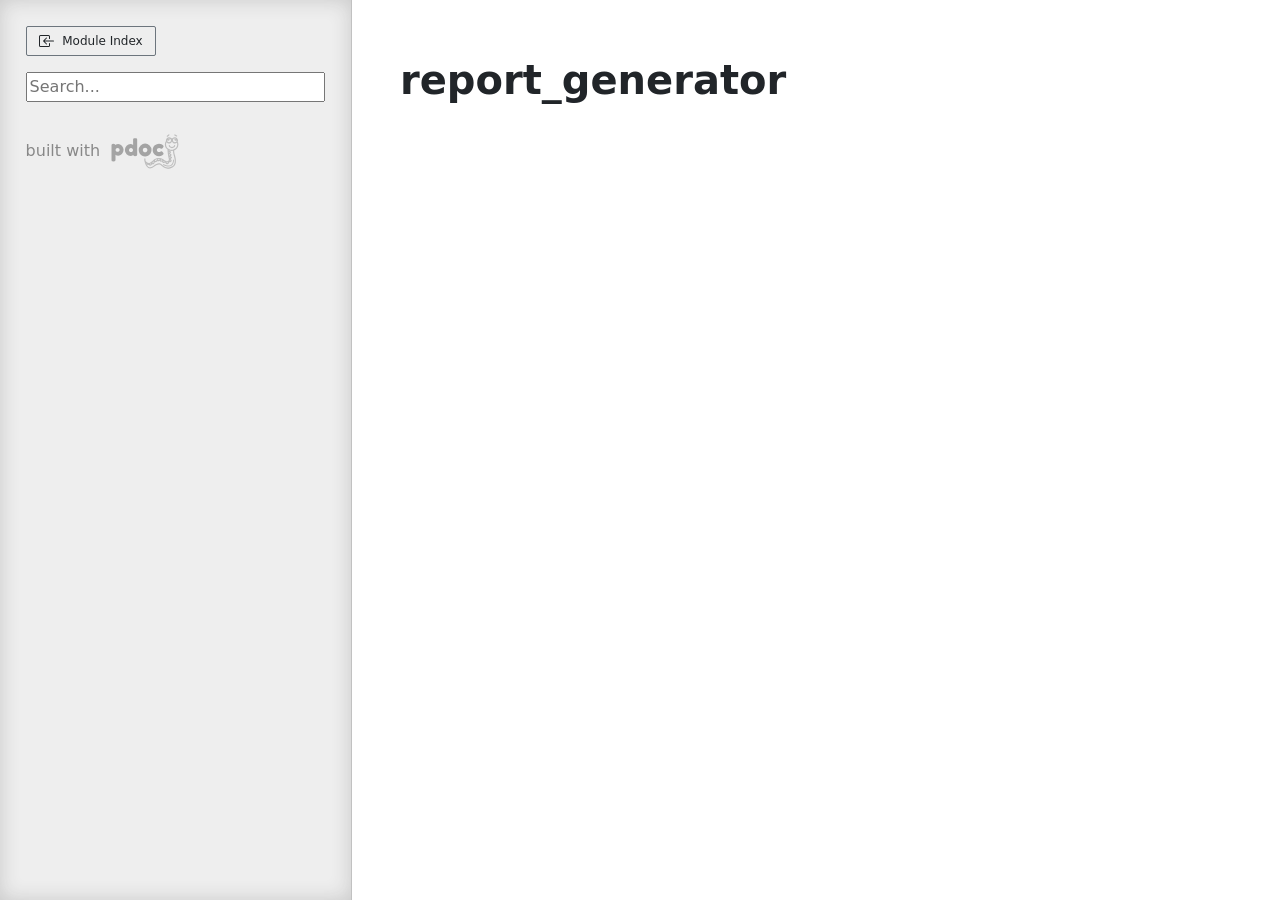
<file: docs/report_generator.html>
<!doctype html>
<html lang="en">
<head>
    <meta charset="utf-8">
    <meta name="viewport" content="width=device-width, initial-scale=1">
    <meta name="generator" content="pdoc 14.7.0"/>
    <title>report_generator API documentation</title>

    <style>/*! * Bootstrap Reboot v5.0.0 (https://getbootstrap.com/) * Copyright 2011-2021 The Bootstrap Authors * Copyright 2011-2021 Twitter, Inc. * Licensed under MIT (https://github.com/twbs/bootstrap/blob/main/LICENSE) * Forked from Normalize.css, licensed MIT (https://github.com/necolas/normalize.css/blob/master/LICENSE.md) */*,::after,::before{box-sizing:border-box}@media (prefers-reduced-motion:no-preference){:root{scroll-behavior:smooth}}body{margin:0;font-family:system-ui,-apple-system,"Segoe UI",Roboto,"Helvetica Neue",Arial,"Noto Sans","Liberation Sans",sans-serif,"Apple Color Emoji","Segoe UI Emoji","Segoe UI Symbol","Noto Color Emoji";font-size:1rem;font-weight:400;line-height:1.5;color:#212529;background-color:#fff;-webkit-text-size-adjust:100%;-webkit-tap-highlight-color:transparent}hr{margin:1rem 0;color:inherit;background-color:currentColor;border:0;opacity:.25}hr:not([size]){height:1px}h1,h2,h3,h4,h5,h6{margin-top:0;margin-bottom:.5rem;font-weight:500;line-height:1.2}h1{font-size:calc(1.375rem + 1.5vw)}@media (min-width:1200px){h1{font-size:2.5rem}}h2{font-size:calc(1.325rem + .9vw)}@media (min-width:1200px){h2{font-size:2rem}}h3{font-size:calc(1.3rem + .6vw)}@media (min-width:1200px){h3{font-size:1.75rem}}h4{font-size:calc(1.275rem + .3vw)}@media (min-width:1200px){h4{font-size:1.5rem}}h5{font-size:1.25rem}h6{font-size:1rem}p{margin-top:0;margin-bottom:1rem}abbr[data-bs-original-title],abbr[title]{-webkit-text-decoration:underline dotted;text-decoration:underline dotted;cursor:help;-webkit-text-decoration-skip-ink:none;text-decoration-skip-ink:none}address{margin-bottom:1rem;font-style:normal;line-height:inherit}ol,ul{padding-left:2rem}dl,ol,ul{margin-top:0;margin-bottom:1rem}ol ol,ol ul,ul ol,ul ul{margin-bottom:0}dt{font-weight:700}dd{margin-bottom:.5rem;margin-left:0}blockquote{margin:0 0 1rem}b,strong{font-weight:bolder}small{font-size:.875em}mark{padding:.2em;background-color:#fcf8e3}sub,sup{position:relative;font-size:.75em;line-height:0;vertical-align:baseline}sub{bottom:-.25em}sup{top:-.5em}a{color:#0d6efd;text-decoration:underline}a:hover{color:#0a58ca}a:not([href]):not([class]),a:not([href]):not([class]):hover{color:inherit;text-decoration:none}code,kbd,pre,samp{font-family:SFMono-Regular,Menlo,Monaco,Consolas,"Liberation Mono","Courier New",monospace;font-size:1em;direction:ltr;unicode-bidi:bidi-override}pre{display:block;margin-top:0;margin-bottom:1rem;overflow:auto;font-size:.875em}pre code{font-size:inherit;color:inherit;word-break:normal}code{font-size:.875em;color:#d63384;word-wrap:break-word}a>code{color:inherit}kbd{padding:.2rem .4rem;font-size:.875em;color:#fff;background-color:#212529;border-radius:.2rem}kbd kbd{padding:0;font-size:1em;font-weight:700}figure{margin:0 0 1rem}img,svg{vertical-align:middle}table{caption-side:bottom;border-collapse:collapse}caption{padding-top:.5rem;padding-bottom:.5rem;color:#6c757d;text-align:left}th{text-align:inherit;text-align:-webkit-match-parent}tbody,td,tfoot,th,thead,tr{border-color:inherit;border-style:solid;border-width:0}label{display:inline-block}button{border-radius:0}button:focus:not(:focus-visible){outline:0}button,input,optgroup,select,textarea{margin:0;font-family:inherit;font-size:inherit;line-height:inherit}button,select{text-transform:none}[role=button]{cursor:pointer}select{word-wrap:normal}select:disabled{opacity:1}[list]::-webkit-calendar-picker-indicator{display:none}[type=button],[type=reset],[type=submit],button{-webkit-appearance:button}[type=button]:not(:disabled),[type=reset]:not(:disabled),[type=submit]:not(:disabled),button:not(:disabled){cursor:pointer}::-moz-focus-inner{padding:0;border-style:none}textarea{resize:vertical}fieldset{min-width:0;padding:0;margin:0;border:0}legend{float:left;width:100%;padding:0;margin-bottom:.5rem;font-size:calc(1.275rem + .3vw);line-height:inherit}@media (min-width:1200px){legend{font-size:1.5rem}}legend+*{clear:left}::-webkit-datetime-edit-day-field,::-webkit-datetime-edit-fields-wrapper,::-webkit-datetime-edit-hour-field,::-webkit-datetime-edit-minute,::-webkit-datetime-edit-month-field,::-webkit-datetime-edit-text,::-webkit-datetime-edit-year-field{padding:0}::-webkit-inner-spin-button{height:auto}[type=search]{outline-offset:-2px;-webkit-appearance:textfield}::-webkit-search-decoration{-webkit-appearance:none}::-webkit-color-swatch-wrapper{padding:0}::file-selector-button{font:inherit}::-webkit-file-upload-button{font:inherit;-webkit-appearance:button}output{display:inline-block}iframe{border:0}summary{display:list-item;cursor:pointer}progress{vertical-align:baseline}[hidden]{display:none!important}</style>
    <style>/*! syntax-highlighting.css */pre{line-height:125%;}span.linenos{color:inherit; background-color:transparent; padding-left:5px; padding-right:20px;}.pdoc-code .hll{background-color:#ffffcc}.pdoc-code{background:#f8f8f8;}.pdoc-code .c{color:#3D7B7B; font-style:italic}.pdoc-code .err{border:1px solid #FF0000}.pdoc-code .k{color:#008000; font-weight:bold}.pdoc-code .o{color:#666666}.pdoc-code .ch{color:#3D7B7B; font-style:italic}.pdoc-code .cm{color:#3D7B7B; font-style:italic}.pdoc-code .cp{color:#9C6500}.pdoc-code .cpf{color:#3D7B7B; font-style:italic}.pdoc-code .c1{color:#3D7B7B; font-style:italic}.pdoc-code .cs{color:#3D7B7B; font-style:italic}.pdoc-code .gd{color:#A00000}.pdoc-code .ge{font-style:italic}.pdoc-code .gr{color:#E40000}.pdoc-code .gh{color:#000080; font-weight:bold}.pdoc-code .gi{color:#008400}.pdoc-code .go{color:#717171}.pdoc-code .gp{color:#000080; font-weight:bold}.pdoc-code .gs{font-weight:bold}.pdoc-code .gu{color:#800080; font-weight:bold}.pdoc-code .gt{color:#0044DD}.pdoc-code .kc{color:#008000; font-weight:bold}.pdoc-code .kd{color:#008000; font-weight:bold}.pdoc-code .kn{color:#008000; font-weight:bold}.pdoc-code .kp{color:#008000}.pdoc-code .kr{color:#008000; font-weight:bold}.pdoc-code .kt{color:#B00040}.pdoc-code .m{color:#666666}.pdoc-code .s{color:#BA2121}.pdoc-code .na{color:#687822}.pdoc-code .nb{color:#008000}.pdoc-code .nc{color:#0000FF; font-weight:bold}.pdoc-code .no{color:#880000}.pdoc-code .nd{color:#AA22FF}.pdoc-code .ni{color:#717171; font-weight:bold}.pdoc-code .ne{color:#CB3F38; font-weight:bold}.pdoc-code .nf{color:#0000FF}.pdoc-code .nl{color:#767600}.pdoc-code .nn{color:#0000FF; font-weight:bold}.pdoc-code .nt{color:#008000; font-weight:bold}.pdoc-code .nv{color:#19177C}.pdoc-code .ow{color:#AA22FF; font-weight:bold}.pdoc-code .w{color:#bbbbbb}.pdoc-code .mb{color:#666666}.pdoc-code .mf{color:#666666}.pdoc-code .mh{color:#666666}.pdoc-code .mi{color:#666666}.pdoc-code .mo{color:#666666}.pdoc-code .sa{color:#BA2121}.pdoc-code .sb{color:#BA2121}.pdoc-code .sc{color:#BA2121}.pdoc-code .dl{color:#BA2121}.pdoc-code .sd{color:#BA2121; font-style:italic}.pdoc-code .s2{color:#BA2121}.pdoc-code .se{color:#AA5D1F; font-weight:bold}.pdoc-code .sh{color:#BA2121}.pdoc-code .si{color:#A45A77; font-weight:bold}.pdoc-code .sx{color:#008000}.pdoc-code .sr{color:#A45A77}.pdoc-code .s1{color:#BA2121}.pdoc-code .ss{color:#19177C}.pdoc-code .bp{color:#008000}.pdoc-code .fm{color:#0000FF}.pdoc-code .vc{color:#19177C}.pdoc-code .vg{color:#19177C}.pdoc-code .vi{color:#19177C}.pdoc-code .vm{color:#19177C}.pdoc-code .il{color:#666666}</style>
    <style>/*! theme.css */:root{--pdoc-background:#fff;}.pdoc{--text:#212529;--muted:#6c757d;--link:#3660a5;--link-hover:#1659c5;--code:#f8f8f8;--active:#fff598;--accent:#eee;--accent2:#c1c1c1;--nav-hover:rgba(255, 255, 255, 0.5);--name:#0066BB;--def:#008800;--annotation:#007020;}</style>
    <style>/*! layout.css */html, body{width:100%;height:100%;}html, main{scroll-behavior:smooth;}body{background-color:var(--pdoc-background);}@media (max-width:769px){#navtoggle{cursor:pointer;position:absolute;width:50px;height:40px;top:1rem;right:1rem;border-color:var(--text);color:var(--text);display:flex;opacity:0.8;z-index:999;}#navtoggle:hover{opacity:1;}#togglestate + div{display:none;}#togglestate:checked + div{display:inherit;}main, header{padding:2rem 3vw;}header + main{margin-top:-3rem;}.git-button{display:none !important;}nav input[type="search"]{max-width:77%;}nav input[type="search"]:first-child{margin-top:-6px;}nav input[type="search"]:valid ~ *{display:none !important;}}@media (min-width:770px){:root{--sidebar-width:clamp(12.5rem, 28vw, 22rem);}nav{position:fixed;overflow:auto;height:100vh;width:var(--sidebar-width);}main, header{padding:3rem 2rem 3rem calc(var(--sidebar-width) + 3rem);width:calc(54rem + var(--sidebar-width));max-width:100%;}header + main{margin-top:-4rem;}#navtoggle{display:none;}}#togglestate{position:absolute;height:0;opacity:0;}nav.pdoc{--pad:clamp(0.5rem, 2vw, 1.75rem);--indent:1.5rem;background-color:var(--accent);border-right:1px solid var(--accent2);box-shadow:0 0 20px rgba(50, 50, 50, .2) inset;padding:0 0 0 var(--pad);overflow-wrap:anywhere;scrollbar-width:thin; scrollbar-color:var(--accent2) transparent; z-index:1}nav.pdoc::-webkit-scrollbar{width:.4rem; }nav.pdoc::-webkit-scrollbar-thumb{background-color:var(--accent2); }nav.pdoc > div{padding:var(--pad) 0;}nav.pdoc .module-list-button{display:inline-flex;align-items:center;color:var(--text);border-color:var(--muted);margin-bottom:1rem;}nav.pdoc .module-list-button:hover{border-color:var(--text);}nav.pdoc input[type=search]{display:block;outline-offset:0;width:calc(100% - var(--pad));}nav.pdoc .logo{max-width:calc(100% - var(--pad));max-height:35vh;display:block;margin:0 auto 1rem;transform:translate(calc(-.5 * var(--pad)), 0);}nav.pdoc ul{list-style:none;padding-left:0;}nav.pdoc > div > ul{margin-left:calc(0px - var(--pad));}nav.pdoc li a{padding:.2rem 0 .2rem calc(var(--pad) + var(--indent));}nav.pdoc > div > ul > li > a{padding-left:var(--pad);}nav.pdoc li{transition:all 100ms;}nav.pdoc li:hover{background-color:var(--nav-hover);}nav.pdoc a, nav.pdoc a:hover{color:var(--text);}nav.pdoc a{display:block;}nav.pdoc > h2:first-of-type{margin-top:1.5rem;}nav.pdoc .class:before{content:"class ";color:var(--muted);}nav.pdoc .function:after{content:"()";color:var(--muted);}nav.pdoc footer:before{content:"";display:block;width:calc(100% - var(--pad));border-top:solid var(--accent2) 1px;margin-top:1.5rem;padding-top:.5rem;}nav.pdoc footer{font-size:small;}</style>
    <style>/*! content.css */.pdoc{color:var(--text);box-sizing:border-box;line-height:1.5;background:none;}.pdoc .pdoc-button{cursor:pointer;display:inline-block;border:solid black 1px;border-radius:2px;font-size:.75rem;padding:calc(0.5em - 1px) 1em;transition:100ms all;}.pdoc .alert{padding:1rem 1rem 1rem calc(1.5rem + 24px);border:1px solid transparent;border-radius:.25rem;background-repeat:no-repeat;background-position:.75rem center;margin-bottom:1rem;}.pdoc .alert > em{display:none;}.pdoc .alert > *:last-child{margin-bottom:0;}.pdoc .alert.note {color:#084298;background-color:#cfe2ff;border-color:#b6d4fe;background-image:url("data:image/svg+xml,%3Csvg%20xmlns%3D%22http%3A//www.w3.org/2000/svg%22%20width%3D%2224%22%20height%3D%2224%22%20fill%3D%22%23084298%22%20viewBox%3D%220%200%2016%2016%22%3E%3Cpath%20d%3D%22M8%2016A8%208%200%201%200%208%200a8%208%200%200%200%200%2016zm.93-9.412-1%204.705c-.07.34.029.533.304.533.194%200%20.487-.07.686-.246l-.088.416c-.287.346-.92.598-1.465.598-.703%200-1.002-.422-.808-1.319l.738-3.468c.064-.293.006-.399-.287-.47l-.451-.081.082-.381%202.29-.287zM8%205.5a1%201%200%201%201%200-2%201%201%200%200%201%200%202z%22/%3E%3C/svg%3E");}.pdoc .alert.warning{color:#664d03;background-color:#fff3cd;border-color:#ffecb5;background-image:url("data:image/svg+xml,%3Csvg%20xmlns%3D%22http%3A//www.w3.org/2000/svg%22%20width%3D%2224%22%20height%3D%2224%22%20fill%3D%22%23664d03%22%20viewBox%3D%220%200%2016%2016%22%3E%3Cpath%20d%3D%22M8.982%201.566a1.13%201.13%200%200%200-1.96%200L.165%2013.233c-.457.778.091%201.767.98%201.767h13.713c.889%200%201.438-.99.98-1.767L8.982%201.566zM8%205c.535%200%20.954.462.9.995l-.35%203.507a.552.552%200%200%201-1.1%200L7.1%205.995A.905.905%200%200%201%208%205zm.002%206a1%201%200%201%201%200%202%201%201%200%200%201%200-2z%22/%3E%3C/svg%3E");}.pdoc .alert.danger{color:#842029;background-color:#f8d7da;border-color:#f5c2c7;background-image:url("data:image/svg+xml,%3Csvg%20xmlns%3D%22http%3A//www.w3.org/2000/svg%22%20width%3D%2224%22%20height%3D%2224%22%20fill%3D%22%23842029%22%20viewBox%3D%220%200%2016%2016%22%3E%3Cpath%20d%3D%22M5.52.359A.5.5%200%200%201%206%200h4a.5.5%200%200%201%20.474.658L8.694%206H12.5a.5.5%200%200%201%20.395.807l-7%209a.5.5%200%200%201-.873-.454L6.823%209.5H3.5a.5.5%200%200%201-.48-.641l2.5-8.5z%22/%3E%3C/svg%3E");}.pdoc .visually-hidden{position:absolute !important;width:1px !important;height:1px !important;padding:0 !important;margin:-1px !important;overflow:hidden !important;clip:rect(0, 0, 0, 0) !important;white-space:nowrap !important;border:0 !important;}.pdoc h1, .pdoc h2, .pdoc h3{font-weight:300;margin:.3em 0;padding:.2em 0;}.pdoc > section:not(.module-info) h1{font-size:1.5rem;font-weight:500;}.pdoc > section:not(.module-info) h2{font-size:1.4rem;font-weight:500;}.pdoc > section:not(.module-info) h3{font-size:1.3rem;font-weight:500;}.pdoc > section:not(.module-info) h4{font-size:1.2rem;}.pdoc > section:not(.module-info) h5{font-size:1.1rem;}.pdoc a{text-decoration:none;color:var(--link);}.pdoc a:hover{color:var(--link-hover);}.pdoc blockquote{margin-left:2rem;}.pdoc pre{border-top:1px solid var(--accent2);border-bottom:1px solid var(--accent2);margin-top:0;margin-bottom:1em;padding:.5rem 0 .5rem .5rem;overflow-x:auto;background-color:var(--code);}.pdoc code{color:var(--text);padding:.2em .4em;margin:0;font-size:85%;background-color:var(--accent);border-radius:6px;}.pdoc a > code{color:inherit;}.pdoc pre > code{display:inline-block;font-size:inherit;background:none;border:none;padding:0;}.pdoc > section:not(.module-info){margin-bottom:1.5rem;}.pdoc .modulename{margin-top:0;font-weight:bold;}.pdoc .modulename a{color:var(--link);transition:100ms all;}.pdoc .git-button{float:right;border:solid var(--link) 1px;}.pdoc .git-button:hover{background-color:var(--link);color:var(--pdoc-background);}.view-source-toggle-state,.view-source-toggle-state ~ .pdoc-code{display:none;}.view-source-toggle-state:checked ~ .pdoc-code{display:block;}.view-source-button{display:inline-block;float:right;font-size:.75rem;line-height:1.5rem;color:var(--muted);padding:0 .4rem 0 1.3rem;cursor:pointer;text-indent:-2px;}.view-source-button > span{visibility:hidden;}.module-info .view-source-button{float:none;display:flex;justify-content:flex-end;margin:-1.2rem .4rem -.2rem 0;}.view-source-button::before{position:absolute;content:"View Source";display:list-item;list-style-type:disclosure-closed;}.view-source-toggle-state:checked ~ .attr .view-source-button::before,.view-source-toggle-state:checked ~ .view-source-button::before{list-style-type:disclosure-open;}.pdoc .docstring{margin-bottom:1.5rem;}.pdoc section:not(.module-info) .docstring{margin-left:clamp(0rem, 5vw - 2rem, 1rem);}.pdoc .docstring .pdoc-code{margin-left:1em;margin-right:1em;}.pdoc h1:target,.pdoc h2:target,.pdoc h3:target,.pdoc h4:target,.pdoc h5:target,.pdoc h6:target,.pdoc .pdoc-code > pre > span:target{background-color:var(--active);box-shadow:-1rem 0 0 0 var(--active);}.pdoc .pdoc-code > pre > span:target{display:block;}.pdoc div:target > .attr,.pdoc section:target > .attr,.pdoc dd:target > a{background-color:var(--active);}.pdoc *{scroll-margin:2rem;}.pdoc .pdoc-code .linenos{user-select:none;}.pdoc .attr:hover{filter:contrast(0.95);}.pdoc section, .pdoc .classattr{position:relative;}.pdoc .headerlink{--width:clamp(1rem, 3vw, 2rem);position:absolute;top:0;left:calc(0rem - var(--width));transition:all 100ms ease-in-out;opacity:0;}.pdoc .headerlink::before{content:"#";display:block;text-align:center;width:var(--width);height:2.3rem;line-height:2.3rem;font-size:1.5rem;}.pdoc .attr:hover ~ .headerlink,.pdoc *:target > .headerlink,.pdoc .headerlink:hover{opacity:1;}.pdoc .attr{display:block;margin:.5rem 0 .5rem;padding:.4rem .4rem .4rem 1rem;background-color:var(--accent);overflow-x:auto;}.pdoc .classattr{margin-left:2rem;}.pdoc .name{color:var(--name);font-weight:bold;}.pdoc .def{color:var(--def);font-weight:bold;}.pdoc .signature{background-color:transparent;}.pdoc .param, .pdoc .return-annotation{white-space:pre;}.pdoc .signature.multiline .param{display:block;}.pdoc .signature.condensed .param{display:inline-block;}.pdoc .annotation{color:var(--annotation);}.pdoc .view-value-toggle-state,.pdoc .view-value-toggle-state ~ .default_value{display:none;}.pdoc .view-value-toggle-state:checked ~ .default_value{display:inherit;}.pdoc .view-value-button{font-size:.5rem;vertical-align:middle;border-style:dashed;margin-top:-0.1rem;}.pdoc .view-value-button:hover{background:white;}.pdoc .view-value-button::before{content:"show";text-align:center;width:2.2em;display:inline-block;}.pdoc .view-value-toggle-state:checked ~ .view-value-button::before{content:"hide";}.pdoc .inherited{margin-left:2rem;}.pdoc .inherited dt{font-weight:700;}.pdoc .inherited dt, .pdoc .inherited dd{display:inline;margin-left:0;margin-bottom:.5rem;}.pdoc .inherited dd:not(:last-child):after{content:", ";}.pdoc .inherited .class:before{content:"class ";}.pdoc .inherited .function a:after{content:"()";}.pdoc .search-result .docstring{overflow:auto;max-height:25vh;}.pdoc .search-result.focused > .attr{background-color:var(--active);}.pdoc .attribution{margin-top:2rem;display:block;opacity:0.5;transition:all 200ms;filter:grayscale(100%);}.pdoc .attribution:hover{opacity:1;filter:grayscale(0%);}.pdoc .attribution img{margin-left:5px;height:35px;vertical-align:middle;width:70px;transition:all 200ms;}.pdoc table{display:block;width:max-content;max-width:100%;overflow:auto;margin-bottom:1rem;}.pdoc table th{font-weight:600;}.pdoc table th, .pdoc table td{padding:6px 13px;border:1px solid var(--accent2);}</style>
    <style>/*! custom.css */</style></head>
<body>
    <nav class="pdoc">
        <label id="navtoggle" for="togglestate" class="pdoc-button"><svg xmlns='http://www.w3.org/2000/svg' viewBox='0 0 30 30'><path stroke-linecap='round' stroke="currentColor" stroke-miterlimit='10' stroke-width='2' d='M4 7h22M4 15h22M4 23h22'/></svg></label>
        <input id="togglestate" type="checkbox" aria-hidden="true" tabindex="-1">
        <div>            <a class="pdoc-button module-list-button" href="index.html">
<svg xmlns="http://www.w3.org/2000/svg" width="16" height="16" fill="currentColor" class="bi bi-box-arrow-in-left" viewBox="0 0 16 16">
  <path fill-rule="evenodd" d="M10 3.5a.5.5 0 0 0-.5-.5h-8a.5.5 0 0 0-.5.5v9a.5.5 0 0 0 .5.5h8a.5.5 0 0 0 .5-.5v-2a.5.5 0 0 1 1 0v2A1.5 1.5 0 0 1 9.5 14h-8A1.5 1.5 0 0 1 0 12.5v-9A1.5 1.5 0 0 1 1.5 2h8A1.5 1.5 0 0 1 11 3.5v2a.5.5 0 0 1-1 0v-2z"/>
  <path fill-rule="evenodd" d="M4.146 8.354a.5.5 0 0 1 0-.708l3-3a.5.5 0 1 1 .708.708L5.707 7.5H14.5a.5.5 0 0 1 0 1H5.707l2.147 2.146a.5.5 0 0 1-.708.708l-3-3z"/>
</svg>                &nbsp;
                Module Index
            </a>


            <input type="search" placeholder="Search..." role="searchbox" aria-label="search"
                   pattern=".+" required>





        <a class="attribution" title="pdoc: Python API documentation generator" href="https://pdoc.dev" target="_blank">
            built with <span class="visually-hidden">pdoc</span><img
                alt="pdoc logo"
                src="data:image/svg+xml,%3Csvg%20xmlns%3D%22http%3A//www.w3.org/2000/svg%22%20role%3D%22img%22%20aria-label%3D%22pdoc%20logo%22%20width%3D%22300%22%20height%3D%22150%22%20viewBox%3D%22-1%200%2060%2030%22%3E%3Ctitle%3Epdoc%3C/title%3E%3Cpath%20d%3D%22M29.621%2021.293c-.011-.273-.214-.475-.511-.481a.5.5%200%200%200-.489.503l-.044%201.393c-.097.551-.695%201.215-1.566%201.704-.577.428-1.306.486-2.193.182-1.426-.617-2.467-1.654-3.304-2.487l-.173-.172a3.43%203.43%200%200%200-.365-.306.49.49%200%200%200-.286-.196c-1.718-1.06-4.931-1.47-7.353.191l-.219.15c-1.707%201.187-3.413%202.131-4.328%201.03-.02-.027-.49-.685-.141-1.763.233-.721.546-2.408.772-4.076.042-.09.067-.187.046-.288.166-1.347.277-2.625.241-3.351%201.378-1.008%202.271-2.586%202.271-4.362%200-.976-.272-1.935-.788-2.774-.057-.094-.122-.18-.184-.268.033-.167.052-.339.052-.516%200-1.477-1.202-2.679-2.679-2.679-.791%200-1.496.352-1.987.9a6.3%206.3%200%200%200-1.001.029c-.492-.564-1.207-.929-2.012-.929-1.477%200-2.679%201.202-2.679%202.679A2.65%202.65%200%200%200%20.97%206.554c-.383.747-.595%201.572-.595%202.41%200%202.311%201.507%204.29%203.635%205.107-.037.699-.147%202.27-.423%203.294l-.137.461c-.622%202.042-2.515%208.257%201.727%2010.643%201.614.908%203.06%201.248%204.317%201.248%202.665%200%204.492-1.524%205.322-2.401%201.476-1.559%202.886-1.854%206.491.82%201.877%201.393%203.514%201.753%204.861%201.068%202.223-1.713%202.811-3.867%203.399-6.374.077-.846.056-1.469.054-1.537zm-4.835%204.313c-.054.305-.156.586-.242.629-.034-.007-.131-.022-.307-.157-.145-.111-.314-.478-.456-.908.221.121.432.25.675.355.115.039.219.051.33.081zm-2.251-1.238c-.05.33-.158.648-.252.694-.022.001-.125-.018-.307-.157-.217-.166-.488-.906-.639-1.573.358.344.754.693%201.198%201.036zm-3.887-2.337c-.006-.116-.018-.231-.041-.342.635.145%201.189.368%201.599.625.097.231.166.481.174.642-.03.049-.055.101-.067.158-.046.013-.128.026-.298.004-.278-.037-.901-.57-1.367-1.087zm-1.127-.497c.116.306.176.625.12.71-.019.014-.117.045-.345.016-.206-.027-.604-.332-.986-.695.41-.051.816-.056%201.211-.031zm-4.535%201.535c.209.22.379.47.358.598-.006.041-.088.138-.351.234-.144.055-.539-.063-.979-.259a11.66%2011.66%200%200%200%20.972-.573zm.983-.664c.359-.237.738-.418%201.126-.554.25.237.479.548.457.694-.006.042-.087.138-.351.235-.174.064-.694-.105-1.232-.375zm-3.381%201.794c-.022.145-.061.29-.149.401-.133.166-.358.248-.69.251h-.002c-.133%200-.306-.26-.45-.621.417.091.854.07%201.291-.031zm-2.066-8.077a4.78%204.78%200%200%201-.775-.584c.172-.115.505-.254.88-.378l-.105.962zm-.331%202.302a10.32%2010.32%200%200%201-.828-.502c.202-.143.576-.328.984-.49l-.156.992zm-.45%202.157l-.701-.403c.214-.115.536-.249.891-.376a11.57%2011.57%200%200%201-.19.779zm-.181%201.716c.064.398.194.702.298.893-.194-.051-.435-.162-.736-.398.061-.119.224-.3.438-.495zM8.87%204.141c0%20.152-.123.276-.276.276s-.275-.124-.275-.276.123-.276.276-.276.275.124.275.276zm-.735-.389a1.15%201.15%200%200%200-.314.783%201.16%201.16%200%200%200%201.162%201.162c.457%200%20.842-.27%201.032-.653.026.117.042.238.042.362a1.68%201.68%200%200%201-1.679%201.679%201.68%201.68%200%200%201-1.679-1.679c0-.843.626-1.535%201.436-1.654zM5.059%205.406A1.68%201.68%200%200%201%203.38%207.085a1.68%201.68%200%200%201-1.679-1.679c0-.037.009-.072.011-.109.21.3.541.508.935.508a1.16%201.16%200%200%200%201.162-1.162%201.14%201.14%200%200%200-.474-.912c.015%200%20.03-.005.045-.005.926.001%201.679.754%201.679%201.68zM3.198%204.141c0%20.152-.123.276-.276.276s-.275-.124-.275-.276.123-.276.276-.276.275.124.275.276zM1.375%208.964c0-.52.103-1.035.288-1.52.466.394%201.06.64%201.717.64%201.144%200%202.116-.725%202.499-1.738.383%201.012%201.355%201.738%202.499%201.738.867%200%201.631-.421%202.121-1.062.307.605.478%201.267.478%201.942%200%202.486-2.153%204.51-4.801%204.51s-4.801-2.023-4.801-4.51zm24.342%2019.349c-.985.498-2.267.168-3.813-.979-3.073-2.281-5.453-3.199-7.813-.705-1.315%201.391-4.163%203.365-8.423.97-3.174-1.786-2.239-6.266-1.261-9.479l.146-.492c.276-1.02.395-2.457.444-3.268a6.11%206.11%200%200%200%201.18.115%206.01%206.01%200%200%200%202.536-.562l-.006.175c-.802.215-1.848.612-2.021%201.25-.079.295.021.601.274.837.219.203.415.364.598.501-.667.304-1.243.698-1.311%201.179-.02.144-.022.507.393.787.213.144.395.26.564.365-1.285.521-1.361.96-1.381%201.126-.018.142-.011.496.427.746l.854.489c-.473.389-.971.914-.999%201.429-.018.278.095.532.316.713.675.556%201.231.721%201.653.721.059%200%20.104-.014.158-.02.207.707.641%201.64%201.513%201.64h.013c.8-.008%201.236-.345%201.462-.626.173-.216.268-.457.325-.692.424.195.93.374%201.372.374.151%200%20.294-.021.423-.068.732-.27.944-.704.993-1.021.009-.061.003-.119.002-.179.266.086.538.147.789.147.15%200%20.294-.021.423-.069.542-.2.797-.489.914-.754.237.147.478.258.704.288.106.014.205.021.296.021.356%200%20.595-.101.767-.229.438.435%201.094.992%201.656%201.067.106.014.205.021.296.021a1.56%201.56%200%200%200%20.323-.035c.17.575.453%201.289.866%201.605.358.273.665.362.914.362a.99.99%200%200%200%20.421-.093%201.03%201.03%200%200%200%20.245-.164c.168.428.39.846.68%201.068.358.273.665.362.913.362a.99.99%200%200%200%20.421-.093c.317-.148.512-.448.639-.762.251.157.495.257.726.257.127%200%20.25-.024.37-.071.427-.17.706-.617.841-1.314.022-.015.047-.022.068-.038.067-.051.133-.104.196-.159-.443%201.486-1.107%202.761-2.086%203.257zM8.66%209.925a.5.5%200%201%200-1%200c0%20.653-.818%201.205-1.787%201.205s-1.787-.552-1.787-1.205a.5.5%200%201%200-1%200c0%201.216%201.25%202.205%202.787%202.205s2.787-.989%202.787-2.205zm4.4%2015.965l-.208.097c-2.661%201.258-4.708%201.436-6.086.527-1.542-1.017-1.88-3.19-1.844-4.198a.4.4%200%200%200-.385-.414c-.242-.029-.406.164-.414.385-.046%201.249.367%203.686%202.202%204.896.708.467%201.547.7%202.51.7%201.248%200%202.706-.392%204.362-1.174l.185-.086a.4.4%200%200%200%20.205-.527c-.089-.204-.326-.291-.527-.206zM9.547%202.292c.093.077.205.114.317.114a.5.5%200%200%200%20.318-.886L8.817.397a.5.5%200%200%200-.703.068.5.5%200%200%200%20.069.703l1.364%201.124zm-7.661-.065c.086%200%20.173-.022.253-.068l1.523-.893a.5.5%200%200%200-.506-.863l-1.523.892a.5.5%200%200%200-.179.685c.094.158.261.247.432.247z%22%20transform%3D%22matrix%28-1%200%200%201%2058%200%29%22%20fill%3D%22%233bb300%22/%3E%3Cpath%20d%3D%22M.3%2021.86V10.18q0-.46.02-.68.04-.22.18-.5.28-.54%201.34-.54%201.06%200%201.42.28.38.26.44.78.76-1.04%202.38-1.04%201.64%200%203.1%201.54%201.46%201.54%201.46%203.58%200%202.04-1.46%203.58-1.44%201.54-3.08%201.54-1.64%200-2.38-.92v4.04q0%20.46-.04.68-.02.22-.18.5-.14.3-.5.42-.36.12-.98.12-.62%200-1-.12-.36-.12-.52-.4-.14-.28-.18-.5-.02-.22-.02-.68zm3.96-9.42q-.46.54-.46%201.18%200%20.64.46%201.18.48.52%201.2.52.74%200%201.24-.52.52-.52.52-1.18%200-.66-.48-1.18-.48-.54-1.26-.54-.76%200-1.22.54zm14.741-8.36q.16-.3.54-.42.38-.12%201-.12.64%200%201.02.12.38.12.52.42.16.3.18.54.04.22.04.68v11.94q0%20.46-.04.7-.02.22-.18.5-.3.54-1.7.54-1.38%200-1.54-.98-.84.96-2.34.96-1.8%200-3.28-1.56-1.48-1.58-1.48-3.66%200-2.1%201.48-3.68%201.5-1.58%203.28-1.58%201.48%200%202.3%201v-4.2q0-.46.02-.68.04-.24.18-.52zm-3.24%2010.86q.52.54%201.26.54.74%200%201.22-.54.5-.54.5-1.18%200-.66-.48-1.22-.46-.56-1.26-.56-.8%200-1.28.56-.48.54-.48%201.2%200%20.66.52%201.2zm7.833-1.2q0-2.4%201.68-3.96%201.68-1.56%203.84-1.56%202.16%200%203.82%201.56%201.66%201.54%201.66%203.94%200%201.66-.86%202.96-.86%201.28-2.1%201.9-1.22.6-2.54.6-1.32%200-2.56-.64-1.24-.66-2.1-1.92-.84-1.28-.84-2.88zm4.18%201.44q.64.48%201.3.48.66%200%201.32-.5.66-.5.66-1.48%200-.98-.62-1.46-.62-.48-1.34-.48-.72%200-1.34.5-.62.5-.62%201.48%200%20.96.64%201.46zm11.412-1.44q0%20.84.56%201.32.56.46%201.18.46.64%200%201.18-.36.56-.38.9-.38.6%200%201.46%201.06.46.58.46%201.04%200%20.76-1.1%201.42-1.14.8-2.8.8-1.86%200-3.58-1.34-.82-.64-1.34-1.7-.52-1.08-.52-2.36%200-1.3.52-2.34.52-1.06%201.34-1.7%201.66-1.32%203.54-1.32.76%200%201.48.22.72.2%201.06.4l.32.2q.36.24.56.38.52.4.52.92%200%20.5-.42%201.14-.72%201.1-1.38%201.1-.38%200-1.08-.44-.36-.34-1.04-.34-.66%200-1.24.48-.58.48-.58%201.34z%22%20fill%3D%22green%22/%3E%3C/svg%3E"/>
        </a>
</div>
    </nav>
    <main class="pdoc">
            <section class="module-info">
                    <h1 class="modulename">
report_generator    </h1>

                
                
                
                
            </section>
    </main>
<script>
    function escapeHTML(html) {
        return document.createElement('div').appendChild(document.createTextNode(html)).parentNode.innerHTML;
    }

    const originalContent = document.querySelector("main.pdoc");
    let currentContent = originalContent;

    function setContent(innerHTML) {
        let elem;
        if (innerHTML) {
            elem = document.createElement("main");
            elem.classList.add("pdoc");
            elem.innerHTML = innerHTML;
        } else {
            elem = originalContent;
        }
        if (currentContent !== elem) {
            currentContent.replaceWith(elem);
            currentContent = elem;
        }
    }

    function getSearchTerm() {
        return (new URL(window.location)).searchParams.get("search");
    }

    const searchBox = document.querySelector(".pdoc input[type=search]");
    searchBox.addEventListener("input", function () {
        let url = new URL(window.location);
        if (searchBox.value.trim()) {
            url.hash = "";
            url.searchParams.set("search", searchBox.value);
        } else {
            url.searchParams.delete("search");
        }
        history.replaceState("", "", url.toString());
        onInput();
    });
    window.addEventListener("popstate", onInput);


    let search, searchErr;

    async function initialize() {
        try {
            search = await new Promise((resolve, reject) => {
                const script = document.createElement("script");
                script.type = "text/javascript";
                script.async = true;
                script.onload = () => resolve(window.pdocSearch);
                script.onerror = (e) => reject(e);
                script.src = "search.js";
                document.getElementsByTagName("head")[0].appendChild(script);
            });
        } catch (e) {
            console.error("Cannot fetch pdoc search index");
            searchErr = "Cannot fetch search index.";
        }
        onInput();

        document.querySelector("nav.pdoc").addEventListener("click", e => {
            if (e.target.hash) {
                searchBox.value = "";
                searchBox.dispatchEvent(new Event("input"));
            }
        });
    }

    function onInput() {
        setContent((() => {
            const term = getSearchTerm();
            if (!term) {
                return null
            }
            if (searchErr) {
                return `<h3>Error: ${searchErr}</h3>`
            }
            if (!search) {
                return "<h3>Searching...</h3>"
            }

            window.scrollTo({top: 0, left: 0, behavior: 'auto'});

            const results = search(term);

            let html;
            if (results.length === 0) {
                html = `No search results for '${escapeHTML(term)}'.`
            } else {
                html = `<h4>${results.length} search result${results.length > 1 ? "s" : ""} for '${escapeHTML(term)}'.</h4>`;
            }
            for (let result of results.slice(0, 10)) {
                let doc = result.doc;
                let url = `${doc.modulename.replaceAll(".", "/")}.html`;
                if (doc.qualname) {
                    url += `#${doc.qualname}`;
                }

                let heading;
                switch (result.doc.kind) {
                    case "function":
                        if (doc.fullname.endsWith(".__init__")) {
                            heading = `<span class="name">${doc.fullname.replace(/\.__init__$/, "")}</span>${doc.signature}`;
                        } else {
                            heading = `<span class="def">${doc.funcdef}</span> <span class="name">${doc.fullname}</span>${doc.signature}`;
                        }
                        break;
                    case "class":
                        heading = `<span class="def">class</span> <span class="name">${doc.fullname}</span>`;
                        if (doc.bases)
                            heading += `<wbr>(<span class="base">${doc.bases}</span>)`;
                        heading += `:`;
                        break;
                    case "variable":
                        heading = `<span class="name">${doc.fullname}</span>`;
                        if (doc.annotation)
                            heading += `<span class="annotation">${doc.annotation}</span>`;
                        if (doc.default_value)
                            heading += `<span class="default_value"> = ${doc.default_value}</span>`;
                        break;
                    default:
                        heading = `<span class="name">${doc.fullname}</span>`;
                        break;
                }
                html += `
                        <section class="search-result">
                        <a href="${url}" class="attr ${doc.kind}">${heading}</a>
                        <div class="docstring">${doc.doc}</div>
                        </section>
                    `;

            }
            return html;
        })());
    }

    if (getSearchTerm()) {
        initialize();
        searchBox.value = getSearchTerm();
        onInput();
    } else {
        searchBox.addEventListener("focus", initialize, {once: true});
    }

    searchBox.addEventListener("keydown", e => {
        if (["ArrowDown", "ArrowUp", "Enter"].includes(e.key)) {
            let focused = currentContent.querySelector(".search-result.focused");
            if (!focused) {
                currentContent.querySelector(".search-result").classList.add("focused");
            } else if (
                e.key === "ArrowDown"
                && focused.nextElementSibling
                && focused.nextElementSibling.classList.contains("search-result")
            ) {
                focused.classList.remove("focused");
                focused.nextElementSibling.classList.add("focused");
                focused.nextElementSibling.scrollIntoView({
                    behavior: "smooth",
                    block: "nearest",
                    inline: "nearest"
                });
            } else if (
                e.key === "ArrowUp"
                && focused.previousElementSibling
                && focused.previousElementSibling.classList.contains("search-result")
            ) {
                focused.classList.remove("focused");
                focused.previousElementSibling.classList.add("focused");
                focused.previousElementSibling.scrollIntoView({
                    behavior: "smooth",
                    block: "nearest",
                    inline: "nearest"
                });
            } else if (
                e.key === "Enter"
            ) {
                focused.querySelector("a").click();
            }
        }
    });
</script></body>
</html>
</file>
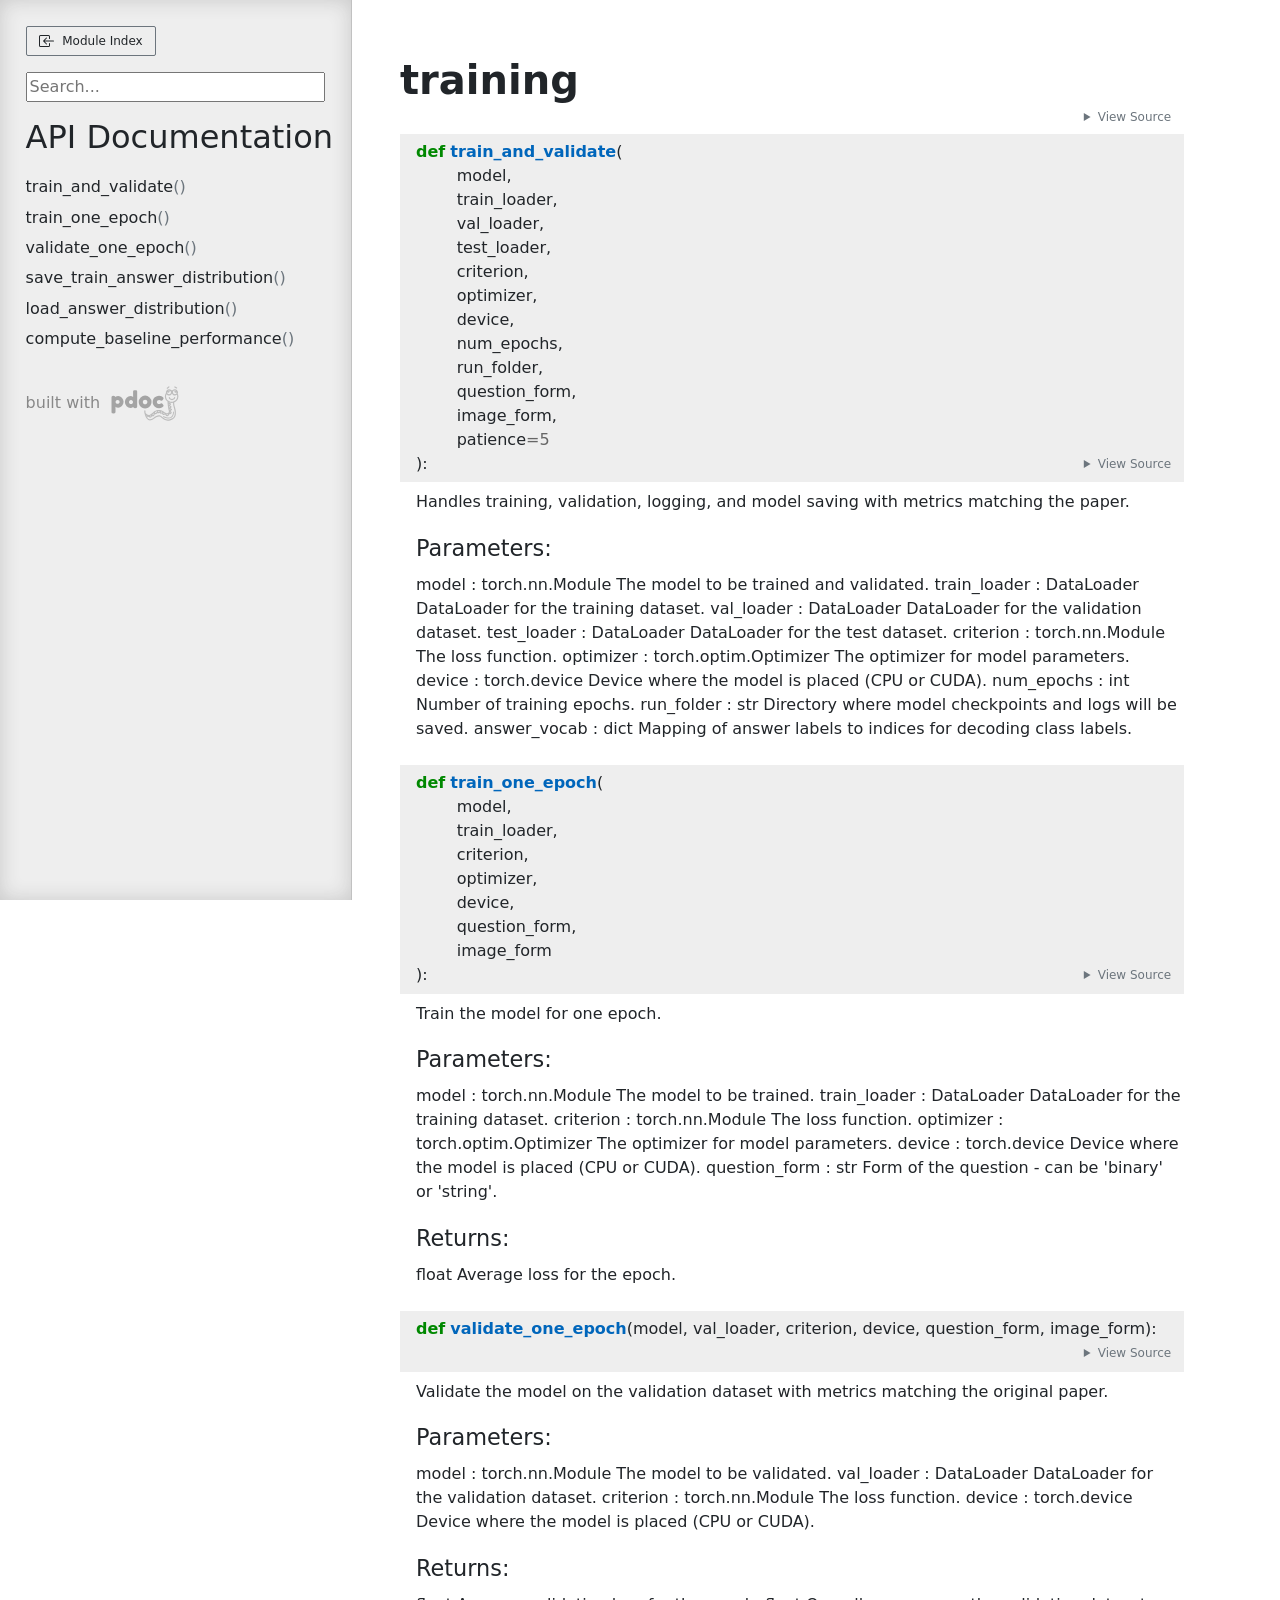
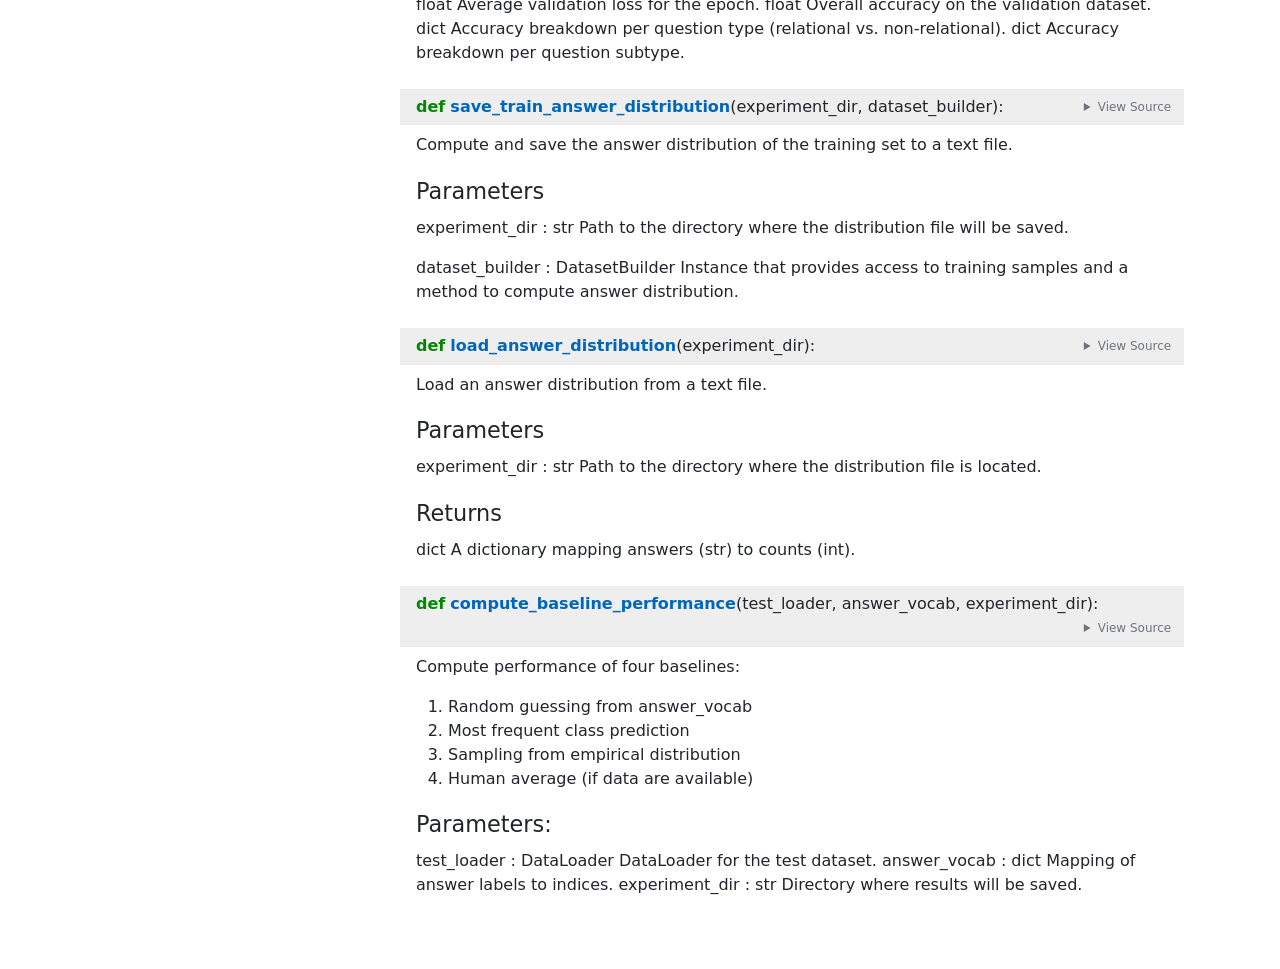
<file: docs/training.html>
<!doctype html>
<html lang="en">
<head>
    <meta charset="utf-8">
    <meta name="viewport" content="width=device-width, initial-scale=1">
    <meta name="generator" content="pdoc 14.7.0"/>
    <title>training API documentation</title>

    <style>/*! * Bootstrap Reboot v5.0.0 (https://getbootstrap.com/) * Copyright 2011-2021 The Bootstrap Authors * Copyright 2011-2021 Twitter, Inc. * Licensed under MIT (https://github.com/twbs/bootstrap/blob/main/LICENSE) * Forked from Normalize.css, licensed MIT (https://github.com/necolas/normalize.css/blob/master/LICENSE.md) */*,::after,::before{box-sizing:border-box}@media (prefers-reduced-motion:no-preference){:root{scroll-behavior:smooth}}body{margin:0;font-family:system-ui,-apple-system,"Segoe UI",Roboto,"Helvetica Neue",Arial,"Noto Sans","Liberation Sans",sans-serif,"Apple Color Emoji","Segoe UI Emoji","Segoe UI Symbol","Noto Color Emoji";font-size:1rem;font-weight:400;line-height:1.5;color:#212529;background-color:#fff;-webkit-text-size-adjust:100%;-webkit-tap-highlight-color:transparent}hr{margin:1rem 0;color:inherit;background-color:currentColor;border:0;opacity:.25}hr:not([size]){height:1px}h1,h2,h3,h4,h5,h6{margin-top:0;margin-bottom:.5rem;font-weight:500;line-height:1.2}h1{font-size:calc(1.375rem + 1.5vw)}@media (min-width:1200px){h1{font-size:2.5rem}}h2{font-size:calc(1.325rem + .9vw)}@media (min-width:1200px){h2{font-size:2rem}}h3{font-size:calc(1.3rem + .6vw)}@media (min-width:1200px){h3{font-size:1.75rem}}h4{font-size:calc(1.275rem + .3vw)}@media (min-width:1200px){h4{font-size:1.5rem}}h5{font-size:1.25rem}h6{font-size:1rem}p{margin-top:0;margin-bottom:1rem}abbr[data-bs-original-title],abbr[title]{-webkit-text-decoration:underline dotted;text-decoration:underline dotted;cursor:help;-webkit-text-decoration-skip-ink:none;text-decoration-skip-ink:none}address{margin-bottom:1rem;font-style:normal;line-height:inherit}ol,ul{padding-left:2rem}dl,ol,ul{margin-top:0;margin-bottom:1rem}ol ol,ol ul,ul ol,ul ul{margin-bottom:0}dt{font-weight:700}dd{margin-bottom:.5rem;margin-left:0}blockquote{margin:0 0 1rem}b,strong{font-weight:bolder}small{font-size:.875em}mark{padding:.2em;background-color:#fcf8e3}sub,sup{position:relative;font-size:.75em;line-height:0;vertical-align:baseline}sub{bottom:-.25em}sup{top:-.5em}a{color:#0d6efd;text-decoration:underline}a:hover{color:#0a58ca}a:not([href]):not([class]),a:not([href]):not([class]):hover{color:inherit;text-decoration:none}code,kbd,pre,samp{font-family:SFMono-Regular,Menlo,Monaco,Consolas,"Liberation Mono","Courier New",monospace;font-size:1em;direction:ltr;unicode-bidi:bidi-override}pre{display:block;margin-top:0;margin-bottom:1rem;overflow:auto;font-size:.875em}pre code{font-size:inherit;color:inherit;word-break:normal}code{font-size:.875em;color:#d63384;word-wrap:break-word}a>code{color:inherit}kbd{padding:.2rem .4rem;font-size:.875em;color:#fff;background-color:#212529;border-radius:.2rem}kbd kbd{padding:0;font-size:1em;font-weight:700}figure{margin:0 0 1rem}img,svg{vertical-align:middle}table{caption-side:bottom;border-collapse:collapse}caption{padding-top:.5rem;padding-bottom:.5rem;color:#6c757d;text-align:left}th{text-align:inherit;text-align:-webkit-match-parent}tbody,td,tfoot,th,thead,tr{border-color:inherit;border-style:solid;border-width:0}label{display:inline-block}button{border-radius:0}button:focus:not(:focus-visible){outline:0}button,input,optgroup,select,textarea{margin:0;font-family:inherit;font-size:inherit;line-height:inherit}button,select{text-transform:none}[role=button]{cursor:pointer}select{word-wrap:normal}select:disabled{opacity:1}[list]::-webkit-calendar-picker-indicator{display:none}[type=button],[type=reset],[type=submit],button{-webkit-appearance:button}[type=button]:not(:disabled),[type=reset]:not(:disabled),[type=submit]:not(:disabled),button:not(:disabled){cursor:pointer}::-moz-focus-inner{padding:0;border-style:none}textarea{resize:vertical}fieldset{min-width:0;padding:0;margin:0;border:0}legend{float:left;width:100%;padding:0;margin-bottom:.5rem;font-size:calc(1.275rem + .3vw);line-height:inherit}@media (min-width:1200px){legend{font-size:1.5rem}}legend+*{clear:left}::-webkit-datetime-edit-day-field,::-webkit-datetime-edit-fields-wrapper,::-webkit-datetime-edit-hour-field,::-webkit-datetime-edit-minute,::-webkit-datetime-edit-month-field,::-webkit-datetime-edit-text,::-webkit-datetime-edit-year-field{padding:0}::-webkit-inner-spin-button{height:auto}[type=search]{outline-offset:-2px;-webkit-appearance:textfield}::-webkit-search-decoration{-webkit-appearance:none}::-webkit-color-swatch-wrapper{padding:0}::file-selector-button{font:inherit}::-webkit-file-upload-button{font:inherit;-webkit-appearance:button}output{display:inline-block}iframe{border:0}summary{display:list-item;cursor:pointer}progress{vertical-align:baseline}[hidden]{display:none!important}</style>
    <style>/*! syntax-highlighting.css */pre{line-height:125%;}span.linenos{color:inherit; background-color:transparent; padding-left:5px; padding-right:20px;}.pdoc-code .hll{background-color:#ffffcc}.pdoc-code{background:#f8f8f8;}.pdoc-code .c{color:#3D7B7B; font-style:italic}.pdoc-code .err{border:1px solid #FF0000}.pdoc-code .k{color:#008000; font-weight:bold}.pdoc-code .o{color:#666666}.pdoc-code .ch{color:#3D7B7B; font-style:italic}.pdoc-code .cm{color:#3D7B7B; font-style:italic}.pdoc-code .cp{color:#9C6500}.pdoc-code .cpf{color:#3D7B7B; font-style:italic}.pdoc-code .c1{color:#3D7B7B; font-style:italic}.pdoc-code .cs{color:#3D7B7B; font-style:italic}.pdoc-code .gd{color:#A00000}.pdoc-code .ge{font-style:italic}.pdoc-code .gr{color:#E40000}.pdoc-code .gh{color:#000080; font-weight:bold}.pdoc-code .gi{color:#008400}.pdoc-code .go{color:#717171}.pdoc-code .gp{color:#000080; font-weight:bold}.pdoc-code .gs{font-weight:bold}.pdoc-code .gu{color:#800080; font-weight:bold}.pdoc-code .gt{color:#0044DD}.pdoc-code .kc{color:#008000; font-weight:bold}.pdoc-code .kd{color:#008000; font-weight:bold}.pdoc-code .kn{color:#008000; font-weight:bold}.pdoc-code .kp{color:#008000}.pdoc-code .kr{color:#008000; font-weight:bold}.pdoc-code .kt{color:#B00040}.pdoc-code .m{color:#666666}.pdoc-code .s{color:#BA2121}.pdoc-code .na{color:#687822}.pdoc-code .nb{color:#008000}.pdoc-code .nc{color:#0000FF; font-weight:bold}.pdoc-code .no{color:#880000}.pdoc-code .nd{color:#AA22FF}.pdoc-code .ni{color:#717171; font-weight:bold}.pdoc-code .ne{color:#CB3F38; font-weight:bold}.pdoc-code .nf{color:#0000FF}.pdoc-code .nl{color:#767600}.pdoc-code .nn{color:#0000FF; font-weight:bold}.pdoc-code .nt{color:#008000; font-weight:bold}.pdoc-code .nv{color:#19177C}.pdoc-code .ow{color:#AA22FF; font-weight:bold}.pdoc-code .w{color:#bbbbbb}.pdoc-code .mb{color:#666666}.pdoc-code .mf{color:#666666}.pdoc-code .mh{color:#666666}.pdoc-code .mi{color:#666666}.pdoc-code .mo{color:#666666}.pdoc-code .sa{color:#BA2121}.pdoc-code .sb{color:#BA2121}.pdoc-code .sc{color:#BA2121}.pdoc-code .dl{color:#BA2121}.pdoc-code .sd{color:#BA2121; font-style:italic}.pdoc-code .s2{color:#BA2121}.pdoc-code .se{color:#AA5D1F; font-weight:bold}.pdoc-code .sh{color:#BA2121}.pdoc-code .si{color:#A45A77; font-weight:bold}.pdoc-code .sx{color:#008000}.pdoc-code .sr{color:#A45A77}.pdoc-code .s1{color:#BA2121}.pdoc-code .ss{color:#19177C}.pdoc-code .bp{color:#008000}.pdoc-code .fm{color:#0000FF}.pdoc-code .vc{color:#19177C}.pdoc-code .vg{color:#19177C}.pdoc-code .vi{color:#19177C}.pdoc-code .vm{color:#19177C}.pdoc-code .il{color:#666666}</style>
    <style>/*! theme.css */:root{--pdoc-background:#fff;}.pdoc{--text:#212529;--muted:#6c757d;--link:#3660a5;--link-hover:#1659c5;--code:#f8f8f8;--active:#fff598;--accent:#eee;--accent2:#c1c1c1;--nav-hover:rgba(255, 255, 255, 0.5);--name:#0066BB;--def:#008800;--annotation:#007020;}</style>
    <style>/*! layout.css */html, body{width:100%;height:100%;}html, main{scroll-behavior:smooth;}body{background-color:var(--pdoc-background);}@media (max-width:769px){#navtoggle{cursor:pointer;position:absolute;width:50px;height:40px;top:1rem;right:1rem;border-color:var(--text);color:var(--text);display:flex;opacity:0.8;z-index:999;}#navtoggle:hover{opacity:1;}#togglestate + div{display:none;}#togglestate:checked + div{display:inherit;}main, header{padding:2rem 3vw;}header + main{margin-top:-3rem;}.git-button{display:none !important;}nav input[type="search"]{max-width:77%;}nav input[type="search"]:first-child{margin-top:-6px;}nav input[type="search"]:valid ~ *{display:none !important;}}@media (min-width:770px){:root{--sidebar-width:clamp(12.5rem, 28vw, 22rem);}nav{position:fixed;overflow:auto;height:100vh;width:var(--sidebar-width);}main, header{padding:3rem 2rem 3rem calc(var(--sidebar-width) + 3rem);width:calc(54rem + var(--sidebar-width));max-width:100%;}header + main{margin-top:-4rem;}#navtoggle{display:none;}}#togglestate{position:absolute;height:0;opacity:0;}nav.pdoc{--pad:clamp(0.5rem, 2vw, 1.75rem);--indent:1.5rem;background-color:var(--accent);border-right:1px solid var(--accent2);box-shadow:0 0 20px rgba(50, 50, 50, .2) inset;padding:0 0 0 var(--pad);overflow-wrap:anywhere;scrollbar-width:thin; scrollbar-color:var(--accent2) transparent; z-index:1}nav.pdoc::-webkit-scrollbar{width:.4rem; }nav.pdoc::-webkit-scrollbar-thumb{background-color:var(--accent2); }nav.pdoc > div{padding:var(--pad) 0;}nav.pdoc .module-list-button{display:inline-flex;align-items:center;color:var(--text);border-color:var(--muted);margin-bottom:1rem;}nav.pdoc .module-list-button:hover{border-color:var(--text);}nav.pdoc input[type=search]{display:block;outline-offset:0;width:calc(100% - var(--pad));}nav.pdoc .logo{max-width:calc(100% - var(--pad));max-height:35vh;display:block;margin:0 auto 1rem;transform:translate(calc(-.5 * var(--pad)), 0);}nav.pdoc ul{list-style:none;padding-left:0;}nav.pdoc > div > ul{margin-left:calc(0px - var(--pad));}nav.pdoc li a{padding:.2rem 0 .2rem calc(var(--pad) + var(--indent));}nav.pdoc > div > ul > li > a{padding-left:var(--pad);}nav.pdoc li{transition:all 100ms;}nav.pdoc li:hover{background-color:var(--nav-hover);}nav.pdoc a, nav.pdoc a:hover{color:var(--text);}nav.pdoc a{display:block;}nav.pdoc > h2:first-of-type{margin-top:1.5rem;}nav.pdoc .class:before{content:"class ";color:var(--muted);}nav.pdoc .function:after{content:"()";color:var(--muted);}nav.pdoc footer:before{content:"";display:block;width:calc(100% - var(--pad));border-top:solid var(--accent2) 1px;margin-top:1.5rem;padding-top:.5rem;}nav.pdoc footer{font-size:small;}</style>
    <style>/*! content.css */.pdoc{color:var(--text);box-sizing:border-box;line-height:1.5;background:none;}.pdoc .pdoc-button{cursor:pointer;display:inline-block;border:solid black 1px;border-radius:2px;font-size:.75rem;padding:calc(0.5em - 1px) 1em;transition:100ms all;}.pdoc .alert{padding:1rem 1rem 1rem calc(1.5rem + 24px);border:1px solid transparent;border-radius:.25rem;background-repeat:no-repeat;background-position:.75rem center;margin-bottom:1rem;}.pdoc .alert > em{display:none;}.pdoc .alert > *:last-child{margin-bottom:0;}.pdoc .alert.note {color:#084298;background-color:#cfe2ff;border-color:#b6d4fe;background-image:url("data:image/svg+xml,%3Csvg%20xmlns%3D%22http%3A//www.w3.org/2000/svg%22%20width%3D%2224%22%20height%3D%2224%22%20fill%3D%22%23084298%22%20viewBox%3D%220%200%2016%2016%22%3E%3Cpath%20d%3D%22M8%2016A8%208%200%201%200%208%200a8%208%200%200%200%200%2016zm.93-9.412-1%204.705c-.07.34.029.533.304.533.194%200%20.487-.07.686-.246l-.088.416c-.287.346-.92.598-1.465.598-.703%200-1.002-.422-.808-1.319l.738-3.468c.064-.293.006-.399-.287-.47l-.451-.081.082-.381%202.29-.287zM8%205.5a1%201%200%201%201%200-2%201%201%200%200%201%200%202z%22/%3E%3C/svg%3E");}.pdoc .alert.warning{color:#664d03;background-color:#fff3cd;border-color:#ffecb5;background-image:url("data:image/svg+xml,%3Csvg%20xmlns%3D%22http%3A//www.w3.org/2000/svg%22%20width%3D%2224%22%20height%3D%2224%22%20fill%3D%22%23664d03%22%20viewBox%3D%220%200%2016%2016%22%3E%3Cpath%20d%3D%22M8.982%201.566a1.13%201.13%200%200%200-1.96%200L.165%2013.233c-.457.778.091%201.767.98%201.767h13.713c.889%200%201.438-.99.98-1.767L8.982%201.566zM8%205c.535%200%20.954.462.9.995l-.35%203.507a.552.552%200%200%201-1.1%200L7.1%205.995A.905.905%200%200%201%208%205zm.002%206a1%201%200%201%201%200%202%201%201%200%200%201%200-2z%22/%3E%3C/svg%3E");}.pdoc .alert.danger{color:#842029;background-color:#f8d7da;border-color:#f5c2c7;background-image:url("data:image/svg+xml,%3Csvg%20xmlns%3D%22http%3A//www.w3.org/2000/svg%22%20width%3D%2224%22%20height%3D%2224%22%20fill%3D%22%23842029%22%20viewBox%3D%220%200%2016%2016%22%3E%3Cpath%20d%3D%22M5.52.359A.5.5%200%200%201%206%200h4a.5.5%200%200%201%20.474.658L8.694%206H12.5a.5.5%200%200%201%20.395.807l-7%209a.5.5%200%200%201-.873-.454L6.823%209.5H3.5a.5.5%200%200%201-.48-.641l2.5-8.5z%22/%3E%3C/svg%3E");}.pdoc .visually-hidden{position:absolute !important;width:1px !important;height:1px !important;padding:0 !important;margin:-1px !important;overflow:hidden !important;clip:rect(0, 0, 0, 0) !important;white-space:nowrap !important;border:0 !important;}.pdoc h1, .pdoc h2, .pdoc h3{font-weight:300;margin:.3em 0;padding:.2em 0;}.pdoc > section:not(.module-info) h1{font-size:1.5rem;font-weight:500;}.pdoc > section:not(.module-info) h2{font-size:1.4rem;font-weight:500;}.pdoc > section:not(.module-info) h3{font-size:1.3rem;font-weight:500;}.pdoc > section:not(.module-info) h4{font-size:1.2rem;}.pdoc > section:not(.module-info) h5{font-size:1.1rem;}.pdoc a{text-decoration:none;color:var(--link);}.pdoc a:hover{color:var(--link-hover);}.pdoc blockquote{margin-left:2rem;}.pdoc pre{border-top:1px solid var(--accent2);border-bottom:1px solid var(--accent2);margin-top:0;margin-bottom:1em;padding:.5rem 0 .5rem .5rem;overflow-x:auto;background-color:var(--code);}.pdoc code{color:var(--text);padding:.2em .4em;margin:0;font-size:85%;background-color:var(--accent);border-radius:6px;}.pdoc a > code{color:inherit;}.pdoc pre > code{display:inline-block;font-size:inherit;background:none;border:none;padding:0;}.pdoc > section:not(.module-info){margin-bottom:1.5rem;}.pdoc .modulename{margin-top:0;font-weight:bold;}.pdoc .modulename a{color:var(--link);transition:100ms all;}.pdoc .git-button{float:right;border:solid var(--link) 1px;}.pdoc .git-button:hover{background-color:var(--link);color:var(--pdoc-background);}.view-source-toggle-state,.view-source-toggle-state ~ .pdoc-code{display:none;}.view-source-toggle-state:checked ~ .pdoc-code{display:block;}.view-source-button{display:inline-block;float:right;font-size:.75rem;line-height:1.5rem;color:var(--muted);padding:0 .4rem 0 1.3rem;cursor:pointer;text-indent:-2px;}.view-source-button > span{visibility:hidden;}.module-info .view-source-button{float:none;display:flex;justify-content:flex-end;margin:-1.2rem .4rem -.2rem 0;}.view-source-button::before{position:absolute;content:"View Source";display:list-item;list-style-type:disclosure-closed;}.view-source-toggle-state:checked ~ .attr .view-source-button::before,.view-source-toggle-state:checked ~ .view-source-button::before{list-style-type:disclosure-open;}.pdoc .docstring{margin-bottom:1.5rem;}.pdoc section:not(.module-info) .docstring{margin-left:clamp(0rem, 5vw - 2rem, 1rem);}.pdoc .docstring .pdoc-code{margin-left:1em;margin-right:1em;}.pdoc h1:target,.pdoc h2:target,.pdoc h3:target,.pdoc h4:target,.pdoc h5:target,.pdoc h6:target,.pdoc .pdoc-code > pre > span:target{background-color:var(--active);box-shadow:-1rem 0 0 0 var(--active);}.pdoc .pdoc-code > pre > span:target{display:block;}.pdoc div:target > .attr,.pdoc section:target > .attr,.pdoc dd:target > a{background-color:var(--active);}.pdoc *{scroll-margin:2rem;}.pdoc .pdoc-code .linenos{user-select:none;}.pdoc .attr:hover{filter:contrast(0.95);}.pdoc section, .pdoc .classattr{position:relative;}.pdoc .headerlink{--width:clamp(1rem, 3vw, 2rem);position:absolute;top:0;left:calc(0rem - var(--width));transition:all 100ms ease-in-out;opacity:0;}.pdoc .headerlink::before{content:"#";display:block;text-align:center;width:var(--width);height:2.3rem;line-height:2.3rem;font-size:1.5rem;}.pdoc .attr:hover ~ .headerlink,.pdoc *:target > .headerlink,.pdoc .headerlink:hover{opacity:1;}.pdoc .attr{display:block;margin:.5rem 0 .5rem;padding:.4rem .4rem .4rem 1rem;background-color:var(--accent);overflow-x:auto;}.pdoc .classattr{margin-left:2rem;}.pdoc .name{color:var(--name);font-weight:bold;}.pdoc .def{color:var(--def);font-weight:bold;}.pdoc .signature{background-color:transparent;}.pdoc .param, .pdoc .return-annotation{white-space:pre;}.pdoc .signature.multiline .param{display:block;}.pdoc .signature.condensed .param{display:inline-block;}.pdoc .annotation{color:var(--annotation);}.pdoc .view-value-toggle-state,.pdoc .view-value-toggle-state ~ .default_value{display:none;}.pdoc .view-value-toggle-state:checked ~ .default_value{display:inherit;}.pdoc .view-value-button{font-size:.5rem;vertical-align:middle;border-style:dashed;margin-top:-0.1rem;}.pdoc .view-value-button:hover{background:white;}.pdoc .view-value-button::before{content:"show";text-align:center;width:2.2em;display:inline-block;}.pdoc .view-value-toggle-state:checked ~ .view-value-button::before{content:"hide";}.pdoc .inherited{margin-left:2rem;}.pdoc .inherited dt{font-weight:700;}.pdoc .inherited dt, .pdoc .inherited dd{display:inline;margin-left:0;margin-bottom:.5rem;}.pdoc .inherited dd:not(:last-child):after{content:", ";}.pdoc .inherited .class:before{content:"class ";}.pdoc .inherited .function a:after{content:"()";}.pdoc .search-result .docstring{overflow:auto;max-height:25vh;}.pdoc .search-result.focused > .attr{background-color:var(--active);}.pdoc .attribution{margin-top:2rem;display:block;opacity:0.5;transition:all 200ms;filter:grayscale(100%);}.pdoc .attribution:hover{opacity:1;filter:grayscale(0%);}.pdoc .attribution img{margin-left:5px;height:35px;vertical-align:middle;width:70px;transition:all 200ms;}.pdoc table{display:block;width:max-content;max-width:100%;overflow:auto;margin-bottom:1rem;}.pdoc table th{font-weight:600;}.pdoc table th, .pdoc table td{padding:6px 13px;border:1px solid var(--accent2);}</style>
    <style>/*! custom.css */</style></head>
<body>
    <nav class="pdoc">
        <label id="navtoggle" for="togglestate" class="pdoc-button"><svg xmlns='http://www.w3.org/2000/svg' viewBox='0 0 30 30'><path stroke-linecap='round' stroke="currentColor" stroke-miterlimit='10' stroke-width='2' d='M4 7h22M4 15h22M4 23h22'/></svg></label>
        <input id="togglestate" type="checkbox" aria-hidden="true" tabindex="-1">
        <div>            <a class="pdoc-button module-list-button" href="index.html">
<svg xmlns="http://www.w3.org/2000/svg" width="16" height="16" fill="currentColor" class="bi bi-box-arrow-in-left" viewBox="0 0 16 16">
  <path fill-rule="evenodd" d="M10 3.5a.5.5 0 0 0-.5-.5h-8a.5.5 0 0 0-.5.5v9a.5.5 0 0 0 .5.5h8a.5.5 0 0 0 .5-.5v-2a.5.5 0 0 1 1 0v2A1.5 1.5 0 0 1 9.5 14h-8A1.5 1.5 0 0 1 0 12.5v-9A1.5 1.5 0 0 1 1.5 2h8A1.5 1.5 0 0 1 11 3.5v2a.5.5 0 0 1-1 0v-2z"/>
  <path fill-rule="evenodd" d="M4.146 8.354a.5.5 0 0 1 0-.708l3-3a.5.5 0 1 1 .708.708L5.707 7.5H14.5a.5.5 0 0 1 0 1H5.707l2.147 2.146a.5.5 0 0 1-.708.708l-3-3z"/>
</svg>                &nbsp;
                Module Index
            </a>


            <input type="search" placeholder="Search..." role="searchbox" aria-label="search"
                   pattern=".+" required>



            <h2>API Documentation</h2>
                <ul class="memberlist">
            <li>
                    <a class="function" href="#train_and_validate">train_and_validate</a>
            </li>
            <li>
                    <a class="function" href="#train_one_epoch">train_one_epoch</a>
            </li>
            <li>
                    <a class="function" href="#validate_one_epoch">validate_one_epoch</a>
            </li>
            <li>
                    <a class="function" href="#save_train_answer_distribution">save_train_answer_distribution</a>
            </li>
            <li>
                    <a class="function" href="#load_answer_distribution">load_answer_distribution</a>
            </li>
            <li>
                    <a class="function" href="#compute_baseline_performance">compute_baseline_performance</a>
            </li>
    </ul>



        <a class="attribution" title="pdoc: Python API documentation generator" href="https://pdoc.dev" target="_blank">
            built with <span class="visually-hidden">pdoc</span><img
                alt="pdoc logo"
                src="data:image/svg+xml,%3Csvg%20xmlns%3D%22http%3A//www.w3.org/2000/svg%22%20role%3D%22img%22%20aria-label%3D%22pdoc%20logo%22%20width%3D%22300%22%20height%3D%22150%22%20viewBox%3D%22-1%200%2060%2030%22%3E%3Ctitle%3Epdoc%3C/title%3E%3Cpath%20d%3D%22M29.621%2021.293c-.011-.273-.214-.475-.511-.481a.5.5%200%200%200-.489.503l-.044%201.393c-.097.551-.695%201.215-1.566%201.704-.577.428-1.306.486-2.193.182-1.426-.617-2.467-1.654-3.304-2.487l-.173-.172a3.43%203.43%200%200%200-.365-.306.49.49%200%200%200-.286-.196c-1.718-1.06-4.931-1.47-7.353.191l-.219.15c-1.707%201.187-3.413%202.131-4.328%201.03-.02-.027-.49-.685-.141-1.763.233-.721.546-2.408.772-4.076.042-.09.067-.187.046-.288.166-1.347.277-2.625.241-3.351%201.378-1.008%202.271-2.586%202.271-4.362%200-.976-.272-1.935-.788-2.774-.057-.094-.122-.18-.184-.268.033-.167.052-.339.052-.516%200-1.477-1.202-2.679-2.679-2.679-.791%200-1.496.352-1.987.9a6.3%206.3%200%200%200-1.001.029c-.492-.564-1.207-.929-2.012-.929-1.477%200-2.679%201.202-2.679%202.679A2.65%202.65%200%200%200%20.97%206.554c-.383.747-.595%201.572-.595%202.41%200%202.311%201.507%204.29%203.635%205.107-.037.699-.147%202.27-.423%203.294l-.137.461c-.622%202.042-2.515%208.257%201.727%2010.643%201.614.908%203.06%201.248%204.317%201.248%202.665%200%204.492-1.524%205.322-2.401%201.476-1.559%202.886-1.854%206.491.82%201.877%201.393%203.514%201.753%204.861%201.068%202.223-1.713%202.811-3.867%203.399-6.374.077-.846.056-1.469.054-1.537zm-4.835%204.313c-.054.305-.156.586-.242.629-.034-.007-.131-.022-.307-.157-.145-.111-.314-.478-.456-.908.221.121.432.25.675.355.115.039.219.051.33.081zm-2.251-1.238c-.05.33-.158.648-.252.694-.022.001-.125-.018-.307-.157-.217-.166-.488-.906-.639-1.573.358.344.754.693%201.198%201.036zm-3.887-2.337c-.006-.116-.018-.231-.041-.342.635.145%201.189.368%201.599.625.097.231.166.481.174.642-.03.049-.055.101-.067.158-.046.013-.128.026-.298.004-.278-.037-.901-.57-1.367-1.087zm-1.127-.497c.116.306.176.625.12.71-.019.014-.117.045-.345.016-.206-.027-.604-.332-.986-.695.41-.051.816-.056%201.211-.031zm-4.535%201.535c.209.22.379.47.358.598-.006.041-.088.138-.351.234-.144.055-.539-.063-.979-.259a11.66%2011.66%200%200%200%20.972-.573zm.983-.664c.359-.237.738-.418%201.126-.554.25.237.479.548.457.694-.006.042-.087.138-.351.235-.174.064-.694-.105-1.232-.375zm-3.381%201.794c-.022.145-.061.29-.149.401-.133.166-.358.248-.69.251h-.002c-.133%200-.306-.26-.45-.621.417.091.854.07%201.291-.031zm-2.066-8.077a4.78%204.78%200%200%201-.775-.584c.172-.115.505-.254.88-.378l-.105.962zm-.331%202.302a10.32%2010.32%200%200%201-.828-.502c.202-.143.576-.328.984-.49l-.156.992zm-.45%202.157l-.701-.403c.214-.115.536-.249.891-.376a11.57%2011.57%200%200%201-.19.779zm-.181%201.716c.064.398.194.702.298.893-.194-.051-.435-.162-.736-.398.061-.119.224-.3.438-.495zM8.87%204.141c0%20.152-.123.276-.276.276s-.275-.124-.275-.276.123-.276.276-.276.275.124.275.276zm-.735-.389a1.15%201.15%200%200%200-.314.783%201.16%201.16%200%200%200%201.162%201.162c.457%200%20.842-.27%201.032-.653.026.117.042.238.042.362a1.68%201.68%200%200%201-1.679%201.679%201.68%201.68%200%200%201-1.679-1.679c0-.843.626-1.535%201.436-1.654zM5.059%205.406A1.68%201.68%200%200%201%203.38%207.085a1.68%201.68%200%200%201-1.679-1.679c0-.037.009-.072.011-.109.21.3.541.508.935.508a1.16%201.16%200%200%200%201.162-1.162%201.14%201.14%200%200%200-.474-.912c.015%200%20.03-.005.045-.005.926.001%201.679.754%201.679%201.68zM3.198%204.141c0%20.152-.123.276-.276.276s-.275-.124-.275-.276.123-.276.276-.276.275.124.275.276zM1.375%208.964c0-.52.103-1.035.288-1.52.466.394%201.06.64%201.717.64%201.144%200%202.116-.725%202.499-1.738.383%201.012%201.355%201.738%202.499%201.738.867%200%201.631-.421%202.121-1.062.307.605.478%201.267.478%201.942%200%202.486-2.153%204.51-4.801%204.51s-4.801-2.023-4.801-4.51zm24.342%2019.349c-.985.498-2.267.168-3.813-.979-3.073-2.281-5.453-3.199-7.813-.705-1.315%201.391-4.163%203.365-8.423.97-3.174-1.786-2.239-6.266-1.261-9.479l.146-.492c.276-1.02.395-2.457.444-3.268a6.11%206.11%200%200%200%201.18.115%206.01%206.01%200%200%200%202.536-.562l-.006.175c-.802.215-1.848.612-2.021%201.25-.079.295.021.601.274.837.219.203.415.364.598.501-.667.304-1.243.698-1.311%201.179-.02.144-.022.507.393.787.213.144.395.26.564.365-1.285.521-1.361.96-1.381%201.126-.018.142-.011.496.427.746l.854.489c-.473.389-.971.914-.999%201.429-.018.278.095.532.316.713.675.556%201.231.721%201.653.721.059%200%20.104-.014.158-.02.207.707.641%201.64%201.513%201.64h.013c.8-.008%201.236-.345%201.462-.626.173-.216.268-.457.325-.692.424.195.93.374%201.372.374.151%200%20.294-.021.423-.068.732-.27.944-.704.993-1.021.009-.061.003-.119.002-.179.266.086.538.147.789.147.15%200%20.294-.021.423-.069.542-.2.797-.489.914-.754.237.147.478.258.704.288.106.014.205.021.296.021.356%200%20.595-.101.767-.229.438.435%201.094.992%201.656%201.067.106.014.205.021.296.021a1.56%201.56%200%200%200%20.323-.035c.17.575.453%201.289.866%201.605.358.273.665.362.914.362a.99.99%200%200%200%20.421-.093%201.03%201.03%200%200%200%20.245-.164c.168.428.39.846.68%201.068.358.273.665.362.913.362a.99.99%200%200%200%20.421-.093c.317-.148.512-.448.639-.762.251.157.495.257.726.257.127%200%20.25-.024.37-.071.427-.17.706-.617.841-1.314.022-.015.047-.022.068-.038.067-.051.133-.104.196-.159-.443%201.486-1.107%202.761-2.086%203.257zM8.66%209.925a.5.5%200%201%200-1%200c0%20.653-.818%201.205-1.787%201.205s-1.787-.552-1.787-1.205a.5.5%200%201%200-1%200c0%201.216%201.25%202.205%202.787%202.205s2.787-.989%202.787-2.205zm4.4%2015.965l-.208.097c-2.661%201.258-4.708%201.436-6.086.527-1.542-1.017-1.88-3.19-1.844-4.198a.4.4%200%200%200-.385-.414c-.242-.029-.406.164-.414.385-.046%201.249.367%203.686%202.202%204.896.708.467%201.547.7%202.51.7%201.248%200%202.706-.392%204.362-1.174l.185-.086a.4.4%200%200%200%20.205-.527c-.089-.204-.326-.291-.527-.206zM9.547%202.292c.093.077.205.114.317.114a.5.5%200%200%200%20.318-.886L8.817.397a.5.5%200%200%200-.703.068.5.5%200%200%200%20.069.703l1.364%201.124zm-7.661-.065c.086%200%20.173-.022.253-.068l1.523-.893a.5.5%200%200%200-.506-.863l-1.523.892a.5.5%200%200%200-.179.685c.094.158.261.247.432.247z%22%20transform%3D%22matrix%28-1%200%200%201%2058%200%29%22%20fill%3D%22%233bb300%22/%3E%3Cpath%20d%3D%22M.3%2021.86V10.18q0-.46.02-.68.04-.22.18-.5.28-.54%201.34-.54%201.06%200%201.42.28.38.26.44.78.76-1.04%202.38-1.04%201.64%200%203.1%201.54%201.46%201.54%201.46%203.58%200%202.04-1.46%203.58-1.44%201.54-3.08%201.54-1.64%200-2.38-.92v4.04q0%20.46-.04.68-.02.22-.18.5-.14.3-.5.42-.36.12-.98.12-.62%200-1-.12-.36-.12-.52-.4-.14-.28-.18-.5-.02-.22-.02-.68zm3.96-9.42q-.46.54-.46%201.18%200%20.64.46%201.18.48.52%201.2.52.74%200%201.24-.52.52-.52.52-1.18%200-.66-.48-1.18-.48-.54-1.26-.54-.76%200-1.22.54zm14.741-8.36q.16-.3.54-.42.38-.12%201-.12.64%200%201.02.12.38.12.52.42.16.3.18.54.04.22.04.68v11.94q0%20.46-.04.7-.02.22-.18.5-.3.54-1.7.54-1.38%200-1.54-.98-.84.96-2.34.96-1.8%200-3.28-1.56-1.48-1.58-1.48-3.66%200-2.1%201.48-3.68%201.5-1.58%203.28-1.58%201.48%200%202.3%201v-4.2q0-.46.02-.68.04-.24.18-.52zm-3.24%2010.86q.52.54%201.26.54.74%200%201.22-.54.5-.54.5-1.18%200-.66-.48-1.22-.46-.56-1.26-.56-.8%200-1.28.56-.48.54-.48%201.2%200%20.66.52%201.2zm7.833-1.2q0-2.4%201.68-3.96%201.68-1.56%203.84-1.56%202.16%200%203.82%201.56%201.66%201.54%201.66%203.94%200%201.66-.86%202.96-.86%201.28-2.1%201.9-1.22.6-2.54.6-1.32%200-2.56-.64-1.24-.66-2.1-1.92-.84-1.28-.84-2.88zm4.18%201.44q.64.48%201.3.48.66%200%201.32-.5.66-.5.66-1.48%200-.98-.62-1.46-.62-.48-1.34-.48-.72%200-1.34.5-.62.5-.62%201.48%200%20.96.64%201.46zm11.412-1.44q0%20.84.56%201.32.56.46%201.18.46.64%200%201.18-.36.56-.38.9-.38.6%200%201.46%201.06.46.58.46%201.04%200%20.76-1.1%201.42-1.14.8-2.8.8-1.86%200-3.58-1.34-.82-.64-1.34-1.7-.52-1.08-.52-2.36%200-1.3.52-2.34.52-1.06%201.34-1.7%201.66-1.32%203.54-1.32.76%200%201.48.22.72.2%201.06.4l.32.2q.36.24.56.38.52.4.52.92%200%20.5-.42%201.14-.72%201.1-1.38%201.1-.38%200-1.08-.44-.36-.34-1.04-.34-.66%200-1.24.48-.58.48-.58%201.34z%22%20fill%3D%22green%22/%3E%3C/svg%3E"/>
        </a>
</div>
    </nav>
    <main class="pdoc">
            <section class="module-info">
                    <h1 class="modulename">
training    </h1>

                
                        <input id="mod-training-view-source" class="view-source-toggle-state" type="checkbox" aria-hidden="true" tabindex="-1">

                        <label class="view-source-button" for="mod-training-view-source"><span>View Source</span></label>

                        <div class="pdoc-code codehilite"><pre><span></span><span id="L-1"><a href="#L-1"><span class="linenos">  1</span></a><span class="kn">import</span> <span class="nn">os</span>
</span><span id="L-2"><a href="#L-2"><span class="linenos">  2</span></a><span class="kn">import</span> <span class="nn">json</span>
</span><span id="L-3"><a href="#L-3"><span class="linenos">  3</span></a><span class="kn">import</span> <span class="nn">torch</span>
</span><span id="L-4"><a href="#L-4"><span class="linenos">  4</span></a><span class="kn">import</span> <span class="nn">time</span>
</span><span id="L-5"><a href="#L-5"><span class="linenos">  5</span></a><span class="kn">import</span> <span class="nn">numpy</span> <span class="k">as</span> <span class="nn">np</span>
</span><span id="L-6"><a href="#L-6"><span class="linenos">  6</span></a><span class="kn">from</span> <span class="nn">plotting</span> <span class="kn">import</span> <span class="n">visualize_training_log</span>
</span><span id="L-7"><a href="#L-7"><span class="linenos">  7</span></a><span class="kn">import</span> <span class="nn">progressbar</span>
</span><span id="L-8"><a href="#L-8"><span class="linenos">  8</span></a><span class="kn">from</span> <span class="nn">utils</span> <span class="kn">import</span> <span class="n">log_and_print</span>
</span><span id="L-9"><a href="#L-9"><span class="linenos">  9</span></a>
</span><span id="L-10"><a href="#L-10"><span class="linenos"> 10</span></a><span class="k">def</span> <span class="nf">train_and_validate</span><span class="p">(</span><span class="n">model</span><span class="p">,</span> <span class="n">train_loader</span><span class="p">,</span> <span class="n">val_loader</span><span class="p">,</span> <span class="n">test_loader</span><span class="p">,</span> <span class="n">criterion</span><span class="p">,</span> <span class="n">optimizer</span><span class="p">,</span> <span class="n">device</span><span class="p">,</span> <span class="n">num_epochs</span><span class="p">,</span> <span class="n">run_folder</span><span class="p">,</span> <span class="n">question_form</span><span class="p">,</span> <span class="n">image_form</span><span class="p">,</span> <span class="n">patience</span><span class="o">=</span><span class="mi">5</span><span class="p">):</span>
</span><span id="L-11"><a href="#L-11"><span class="linenos"> 11</span></a><span class="w">    </span><span class="sd">&quot;&quot;&quot;</span>
</span><span id="L-12"><a href="#L-12"><span class="linenos"> 12</span></a><span class="sd">    Handles training, validation, logging, and model saving with metrics matching the paper.</span>
</span><span id="L-13"><a href="#L-13"><span class="linenos"> 13</span></a>
</span><span id="L-14"><a href="#L-14"><span class="linenos"> 14</span></a><span class="sd">    Parameters:</span>
</span><span id="L-15"><a href="#L-15"><span class="linenos"> 15</span></a><span class="sd">    -----------</span>
</span><span id="L-16"><a href="#L-16"><span class="linenos"> 16</span></a><span class="sd">    model : torch.nn.Module</span>
</span><span id="L-17"><a href="#L-17"><span class="linenos"> 17</span></a><span class="sd">        The model to be trained and validated.</span>
</span><span id="L-18"><a href="#L-18"><span class="linenos"> 18</span></a><span class="sd">    train_loader : DataLoader</span>
</span><span id="L-19"><a href="#L-19"><span class="linenos"> 19</span></a><span class="sd">        DataLoader for the training dataset.</span>
</span><span id="L-20"><a href="#L-20"><span class="linenos"> 20</span></a><span class="sd">    val_loader : DataLoader</span>
</span><span id="L-21"><a href="#L-21"><span class="linenos"> 21</span></a><span class="sd">        DataLoader for the validation dataset.</span>
</span><span id="L-22"><a href="#L-22"><span class="linenos"> 22</span></a><span class="sd">    test_loader : DataLoader</span>
</span><span id="L-23"><a href="#L-23"><span class="linenos"> 23</span></a><span class="sd">        DataLoader for the test dataset.</span>
</span><span id="L-24"><a href="#L-24"><span class="linenos"> 24</span></a><span class="sd">    criterion : torch.nn.Module</span>
</span><span id="L-25"><a href="#L-25"><span class="linenos"> 25</span></a><span class="sd">        The loss function.</span>
</span><span id="L-26"><a href="#L-26"><span class="linenos"> 26</span></a><span class="sd">    optimizer : torch.optim.Optimizer</span>
</span><span id="L-27"><a href="#L-27"><span class="linenos"> 27</span></a><span class="sd">        The optimizer for model parameters.</span>
</span><span id="L-28"><a href="#L-28"><span class="linenos"> 28</span></a><span class="sd">    device : torch.device</span>
</span><span id="L-29"><a href="#L-29"><span class="linenos"> 29</span></a><span class="sd">        Device where the model is placed (CPU or CUDA).</span>
</span><span id="L-30"><a href="#L-30"><span class="linenos"> 30</span></a><span class="sd">    num_epochs : int</span>
</span><span id="L-31"><a href="#L-31"><span class="linenos"> 31</span></a><span class="sd">        Number of training epochs.</span>
</span><span id="L-32"><a href="#L-32"><span class="linenos"> 32</span></a><span class="sd">    run_folder : str</span>
</span><span id="L-33"><a href="#L-33"><span class="linenos"> 33</span></a><span class="sd">        Directory where model checkpoints and logs will be saved.</span>
</span><span id="L-34"><a href="#L-34"><span class="linenos"> 34</span></a><span class="sd">    answer_vocab : dict</span>
</span><span id="L-35"><a href="#L-35"><span class="linenos"> 35</span></a><span class="sd">        Mapping of answer labels to indices for decoding class labels.</span>
</span><span id="L-36"><a href="#L-36"><span class="linenos"> 36</span></a><span class="sd">    &quot;&quot;&quot;</span>
</span><span id="L-37"><a href="#L-37"><span class="linenos"> 37</span></a>
</span><span id="L-38"><a href="#L-38"><span class="linenos"> 38</span></a>    <span class="n">os</span><span class="o">.</span><span class="n">makedirs</span><span class="p">(</span><span class="n">run_folder</span><span class="p">,</span> <span class="n">exist_ok</span><span class="o">=</span><span class="kc">True</span><span class="p">)</span>
</span><span id="L-39"><a href="#L-39"><span class="linenos"> 39</span></a>    <span class="n">model_path</span> <span class="o">=</span> <span class="n">os</span><span class="o">.</span><span class="n">path</span><span class="o">.</span><span class="n">join</span><span class="p">(</span><span class="n">run_folder</span><span class="p">,</span> <span class="s2">&quot;model.pth&quot;</span><span class="p">)</span>
</span><span id="L-40"><a href="#L-40"><span class="linenos"> 40</span></a>    <span class="n">best_model_checkpoint_path</span> <span class="o">=</span> <span class="n">os</span><span class="o">.</span><span class="n">path</span><span class="o">.</span><span class="n">join</span><span class="p">(</span><span class="n">run_folder</span><span class="p">,</span> <span class="s2">&quot;best_model_checkpoint.pth&quot;</span><span class="p">)</span> <span class="c1"># tmp</span>
</span><span id="L-41"><a href="#L-41"><span class="linenos"> 41</span></a>    <span class="n">log_path</span> <span class="o">=</span> <span class="n">os</span><span class="o">.</span><span class="n">path</span><span class="o">.</span><span class="n">join</span><span class="p">(</span><span class="n">run_folder</span><span class="p">,</span> <span class="s2">&quot;log.txt&quot;</span><span class="p">)</span>
</span><span id="L-42"><a href="#L-42"><span class="linenos"> 42</span></a>
</span><span id="L-43"><a href="#L-43"><span class="linenos"> 43</span></a>    <span class="n">best_val_acc</span> <span class="o">=</span> <span class="mf">0.0</span>
</span><span id="L-44"><a href="#L-44"><span class="linenos"> 44</span></a>    <span class="n">epochs_without_improvement</span> <span class="o">=</span> <span class="mi">0</span>
</span><span id="L-45"><a href="#L-45"><span class="linenos"> 45</span></a>    <span class="n">best_epoch</span> <span class="o">=</span> <span class="mi">0</span>
</span><span id="L-46"><a href="#L-46"><span class="linenos"> 46</span></a>
</span><span id="L-47"><a href="#L-47"><span class="linenos"> 47</span></a>    <span class="n">total_start_time</span> <span class="o">=</span> <span class="n">time</span><span class="o">.</span><span class="n">time</span><span class="p">()</span>
</span><span id="L-48"><a href="#L-48"><span class="linenos"> 48</span></a>
</span><span id="L-49"><a href="#L-49"><span class="linenos"> 49</span></a>    <span class="k">with</span> <span class="nb">open</span><span class="p">(</span><span class="n">log_path</span><span class="p">,</span> <span class="s2">&quot;w&quot;</span><span class="p">)</span> <span class="k">as</span> <span class="n">log_file</span><span class="p">:</span>
</span><span id="L-50"><a href="#L-50"><span class="linenos"> 50</span></a>        <span class="n">log_and_print</span><span class="p">(</span><span class="sa">f</span><span class="s2">&quot;Training started at: </span><span class="si">{</span><span class="n">time</span><span class="o">.</span><span class="n">strftime</span><span class="p">(</span><span class="s1">&#39;%Y-%m-</span><span class="si">%d</span><span class="s1"> %H:%M:%S&#39;</span><span class="p">)</span><span class="si">}</span><span class="s2">&quot;</span><span class="p">,</span> <span class="n">log_file</span><span class="p">)</span>
</span><span id="L-51"><a href="#L-51"><span class="linenos"> 51</span></a>        <span class="n">log_and_print</span><span class="p">(</span><span class="sa">f</span><span class="s2">&quot;Early stopping patience: </span><span class="si">{</span><span class="n">patience</span><span class="si">}</span><span class="s2"> epochs&quot;</span><span class="p">,</span> <span class="n">log_file</span><span class="p">)</span>
</span><span id="L-52"><a href="#L-52"><span class="linenos"> 52</span></a>        
</span><span id="L-53"><a href="#L-53"><span class="linenos"> 53</span></a>        <span class="n">epoch_bar</span> <span class="o">=</span> <span class="n">progressbar</span><span class="o">.</span><span class="n">ProgressBar</span><span class="p">(</span><span class="n">maxval</span><span class="o">=</span><span class="n">num_epochs</span><span class="p">,</span>
</span><span id="L-54"><a href="#L-54"><span class="linenos"> 54</span></a>                                         <span class="n">widgets</span><span class="o">=</span><span class="p">[</span><span class="n">progressbar</span><span class="o">.</span><span class="n">Bar</span><span class="p">(</span><span class="s1">&#39;=&#39;</span><span class="p">,</span> <span class="s1">&#39;[&#39;</span><span class="p">,</span> <span class="s1">&#39;]&#39;</span><span class="p">),</span> <span class="s1">&#39; &#39;</span><span class="p">,</span>
</span><span id="L-55"><a href="#L-55"><span class="linenos"> 55</span></a>                                                 <span class="n">progressbar</span><span class="o">.</span><span class="n">Percentage</span><span class="p">(),</span> <span class="s1">&#39; &#39;</span><span class="p">,</span> 
</span><span id="L-56"><a href="#L-56"><span class="linenos"> 56</span></a>                                                 <span class="s1">&#39;Training &#39;</span><span class="p">,</span> <span class="n">progressbar</span><span class="o">.</span><span class="n">ETA</span><span class="p">()])</span>
</span><span id="L-57"><a href="#L-57"><span class="linenos"> 57</span></a>        
</span><span id="L-58"><a href="#L-58"><span class="linenos"> 58</span></a>        <span class="nb">print</span><span class="p">(</span><span class="s1">&#39;Training progress:&#39;</span><span class="p">)</span>
</span><span id="L-59"><a href="#L-59"><span class="linenos"> 59</span></a>        <span class="n">epoch_bar</span><span class="o">.</span><span class="n">start</span><span class="p">()</span>
</span><span id="L-60"><a href="#L-60"><span class="linenos"> 60</span></a>
</span><span id="L-61"><a href="#L-61"><span class="linenos"> 61</span></a>        <span class="k">for</span> <span class="n">epoch</span> <span class="ow">in</span> <span class="nb">range</span><span class="p">(</span><span class="n">num_epochs</span><span class="p">):</span>
</span><span id="L-62"><a href="#L-62"><span class="linenos"> 62</span></a>            <span class="n">epoch_start_time</span> <span class="o">=</span> <span class="n">time</span><span class="o">.</span><span class="n">time</span><span class="p">()</span>
</span><span id="L-63"><a href="#L-63"><span class="linenos"> 63</span></a>            
</span><span id="L-64"><a href="#L-64"><span class="linenos"> 64</span></a>            <span class="c1"># training phase</span>
</span><span id="L-65"><a href="#L-65"><span class="linenos"> 65</span></a>            <span class="n">train_start_time</span> <span class="o">=</span> <span class="n">time</span><span class="o">.</span><span class="n">time</span><span class="p">()</span>
</span><span id="L-66"><a href="#L-66"><span class="linenos"> 66</span></a>            <span class="n">train_loss</span> <span class="o">=</span> <span class="n">train_one_epoch</span><span class="p">(</span><span class="n">model</span><span class="p">,</span> <span class="n">train_loader</span><span class="p">,</span> <span class="n">criterion</span><span class="p">,</span> <span class="n">optimizer</span><span class="p">,</span> <span class="n">device</span><span class="p">,</span> <span class="n">question_form</span><span class="p">,</span> <span class="n">image_form</span><span class="p">)</span>
</span><span id="L-67"><a href="#L-67"><span class="linenos"> 67</span></a>            <span class="n">train_end_time</span> <span class="o">=</span> <span class="n">time</span><span class="o">.</span><span class="n">time</span><span class="p">()</span>
</span><span id="L-68"><a href="#L-68"><span class="linenos"> 68</span></a>            <span class="n">train_duration</span> <span class="o">=</span> <span class="n">train_end_time</span> <span class="o">-</span> <span class="n">train_start_time</span>
</span><span id="L-69"><a href="#L-69"><span class="linenos"> 69</span></a>            
</span><span id="L-70"><a href="#L-70"><span class="linenos"> 70</span></a>            <span class="c1"># validation phase</span>
</span><span id="L-71"><a href="#L-71"><span class="linenos"> 71</span></a>            <span class="n">val_start_time</span> <span class="o">=</span> <span class="n">time</span><span class="o">.</span><span class="n">time</span><span class="p">()</span>
</span><span id="L-72"><a href="#L-72"><span class="linenos"> 72</span></a>            <span class="n">val_loss</span><span class="p">,</span> <span class="n">val_accuracy</span><span class="p">,</span> <span class="n">breakdown</span><span class="p">,</span> <span class="n">subtype_accuracy</span> <span class="o">=</span> <span class="n">validate_one_epoch</span><span class="p">(</span>
</span><span id="L-73"><a href="#L-73"><span class="linenos"> 73</span></a>                <span class="n">model</span><span class="p">,</span> <span class="n">val_loader</span><span class="p">,</span> <span class="n">criterion</span><span class="p">,</span> <span class="n">device</span><span class="p">,</span> <span class="n">question_form</span><span class="p">,</span> <span class="n">image_form</span>
</span><span id="L-74"><a href="#L-74"><span class="linenos"> 74</span></a>            <span class="p">)</span>
</span><span id="L-75"><a href="#L-75"><span class="linenos"> 75</span></a>            <span class="n">val_end_time</span> <span class="o">=</span> <span class="n">time</span><span class="o">.</span><span class="n">time</span><span class="p">()</span>
</span><span id="L-76"><a href="#L-76"><span class="linenos"> 76</span></a>            <span class="n">val_duration</span> <span class="o">=</span> <span class="n">val_end_time</span> <span class="o">-</span> <span class="n">val_start_time</span>
</span><span id="L-77"><a href="#L-77"><span class="linenos"> 77</span></a>            
</span><span id="L-78"><a href="#L-78"><span class="linenos"> 78</span></a>            <span class="n">epoch_end_time</span> <span class="o">=</span> <span class="n">time</span><span class="o">.</span><span class="n">time</span><span class="p">()</span>
</span><span id="L-79"><a href="#L-79"><span class="linenos"> 79</span></a>            <span class="n">epoch_duration</span> <span class="o">=</span> <span class="n">epoch_end_time</span> <span class="o">-</span> <span class="n">epoch_start_time</span>
</span><span id="L-80"><a href="#L-80"><span class="linenos"> 80</span></a>            <span class="n">epoch_bar</span><span class="o">.</span><span class="n">update</span><span class="p">(</span><span class="n">epoch</span> <span class="o">+</span> <span class="mi">1</span><span class="p">)</span>
</span><span id="L-81"><a href="#L-81"><span class="linenos"> 81</span></a>
</span><span id="L-82"><a href="#L-82"><span class="linenos"> 82</span></a>            <span class="n">log_and_print</span><span class="p">(</span><span class="sa">f</span><span class="s2">&quot;</span><span class="se">\n</span><span class="s2">Epoch </span><span class="si">{</span><span class="n">epoch</span><span class="o">+</span><span class="mi">1</span><span class="si">}</span><span class="s2">/</span><span class="si">{</span><span class="n">num_epochs</span><span class="si">}</span><span class="s2">&quot;</span><span class="p">,</span> <span class="n">log_file</span><span class="p">)</span>
</span><span id="L-83"><a href="#L-83"><span class="linenos"> 83</span></a>            <span class="n">log_and_print</span><span class="p">(</span><span class="sa">f</span><span class="s2">&quot;Epoch duration: </span><span class="si">{</span><span class="n">epoch_duration</span><span class="si">:</span><span class="s2">.2f</span><span class="si">}</span><span class="s2"> seconds&quot;</span><span class="p">,</span> <span class="n">log_file</span><span class="p">)</span>
</span><span id="L-84"><a href="#L-84"><span class="linenos"> 84</span></a>            <span class="n">log_and_print</span><span class="p">(</span><span class="sa">f</span><span class="s2">&quot;  Training time: </span><span class="si">{</span><span class="n">train_duration</span><span class="si">:</span><span class="s2">.2f</span><span class="si">}</span><span class="s2"> seconds&quot;</span><span class="p">,</span> <span class="n">log_file</span><span class="p">)</span>
</span><span id="L-85"><a href="#L-85"><span class="linenos"> 85</span></a>            <span class="n">log_and_print</span><span class="p">(</span><span class="sa">f</span><span class="s2">&quot;  Validation time: </span><span class="si">{</span><span class="n">val_duration</span><span class="si">:</span><span class="s2">.2f</span><span class="si">}</span><span class="s2"> seconds&quot;</span><span class="p">,</span> <span class="n">log_file</span><span class="p">)</span>
</span><span id="L-86"><a href="#L-86"><span class="linenos"> 86</span></a>            
</span><span id="L-87"><a href="#L-87"><span class="linenos"> 87</span></a>            <span class="n">log_and_print</span><span class="p">(</span><span class="sa">f</span><span class="s2">&quot;Training loss: </span><span class="si">{</span><span class="n">train_loss</span><span class="si">:</span><span class="s2">.4f</span><span class="si">}</span><span class="s2">, Validation loss: </span><span class="si">{</span><span class="n">val_loss</span><span class="si">:</span><span class="s2">.4f</span><span class="si">}</span><span class="s2">, Validation accuracy: </span><span class="si">{</span><span class="n">val_accuracy</span><span class="si">:</span><span class="s2">.4f</span><span class="si">}</span><span class="s2">&quot;</span><span class="p">,</span> <span class="n">log_file</span><span class="p">)</span>
</span><span id="L-88"><a href="#L-88"><span class="linenos"> 88</span></a>
</span><span id="L-89"><a href="#L-89"><span class="linenos"> 89</span></a>            <span class="n">log_and_print</span><span class="p">(</span><span class="s2">&quot;</span><span class="se">\n</span><span class="s2">Accuracy breakdown per question type:&quot;</span><span class="p">,</span> <span class="n">log_file</span><span class="p">)</span>
</span><span id="L-90"><a href="#L-90"><span class="linenos"> 90</span></a>            <span class="k">for</span> <span class="n">category</span><span class="p">,</span> <span class="n">acc</span> <span class="ow">in</span> <span class="n">breakdown</span><span class="o">.</span><span class="n">items</span><span class="p">():</span>
</span><span id="L-91"><a href="#L-91"><span class="linenos"> 91</span></a>                <span class="n">log_and_print</span><span class="p">(</span><span class="sa">f</span><span class="s2">&quot;  </span><span class="si">{</span><span class="n">category</span><span class="si">}</span><span class="s2">: </span><span class="si">{</span><span class="n">acc</span><span class="si">:</span><span class="s2">.4f</span><span class="si">}</span><span class="s2">&quot;</span><span class="p">,</span> <span class="n">log_file</span><span class="p">)</span>
</span><span id="L-92"><a href="#L-92"><span class="linenos"> 92</span></a>
</span><span id="L-93"><a href="#L-93"><span class="linenos"> 93</span></a>            <span class="n">log_and_print</span><span class="p">(</span><span class="s2">&quot;</span><span class="se">\n</span><span class="s2">Accuracy breakdown per question subtype:&quot;</span><span class="p">,</span> <span class="n">log_file</span><span class="p">)</span>
</span><span id="L-94"><a href="#L-94"><span class="linenos"> 94</span></a>            <span class="k">for</span> <span class="n">q_type</span><span class="p">,</span> <span class="n">subtypes</span> <span class="ow">in</span> <span class="n">subtype_accuracy</span><span class="o">.</span><span class="n">items</span><span class="p">():</span>
</span><span id="L-95"><a href="#L-95"><span class="linenos"> 95</span></a>                <span class="n">log_and_print</span><span class="p">(</span><span class="sa">f</span><span class="s2">&quot;  </span><span class="si">{</span><span class="n">q_type</span><span class="si">}</span><span class="s2">:&quot;</span><span class="p">,</span> <span class="n">log_file</span><span class="p">)</span>
</span><span id="L-96"><a href="#L-96"><span class="linenos"> 96</span></a>                <span class="k">for</span> <span class="n">subtype</span><span class="p">,</span> <span class="n">acc</span> <span class="ow">in</span> <span class="n">subtypes</span><span class="o">.</span><span class="n">items</span><span class="p">():</span>
</span><span id="L-97"><a href="#L-97"><span class="linenos"> 97</span></a>                    <span class="n">log_and_print</span><span class="p">(</span><span class="sa">f</span><span class="s2">&quot;    </span><span class="si">{</span><span class="n">subtype</span><span class="si">}</span><span class="s2">: </span><span class="si">{</span><span class="n">acc</span><span class="si">:</span><span class="s2">.4f</span><span class="si">}</span><span class="s2">&quot;</span><span class="p">,</span> <span class="n">log_file</span><span class="p">)</span>
</span><span id="L-98"><a href="#L-98"><span class="linenos"> 98</span></a>
</span><span id="L-99"><a href="#L-99"><span class="linenos"> 99</span></a>            <span class="n">checkpoint_path</span> <span class="o">=</span> <span class="n">os</span><span class="o">.</span><span class="n">path</span><span class="o">.</span><span class="n">join</span><span class="p">(</span><span class="n">run_folder</span><span class="p">,</span> <span class="sa">f</span><span class="s2">&quot;checkpoint_epoch_</span><span class="si">{</span><span class="n">epoch</span><span class="o">+</span><span class="mi">1</span><span class="si">}</span><span class="s2">.pth&quot;</span><span class="p">)</span>
</span><span id="L-100"><a href="#L-100"><span class="linenos">100</span></a>            <span class="n">torch</span><span class="o">.</span><span class="n">save</span><span class="p">(</span><span class="n">model</span><span class="o">.</span><span class="n">state_dict</span><span class="p">(),</span> <span class="n">checkpoint_path</span><span class="p">)</span>
</span><span id="L-101"><a href="#L-101"><span class="linenos">101</span></a>
</span><span id="L-102"><a href="#L-102"><span class="linenos">102</span></a>            <span class="c1"># early stopping and best model check</span>
</span><span id="L-103"><a href="#L-103"><span class="linenos">103</span></a>            <span class="k">if</span> <span class="n">val_accuracy</span> <span class="o">&gt;</span> <span class="n">best_val_acc</span><span class="p">:</span>
</span><span id="L-104"><a href="#L-104"><span class="linenos">104</span></a>                <span class="n">best_epoch</span> <span class="o">=</span> <span class="n">epoch</span> <span class="o">+</span> <span class="mi">1</span>
</span><span id="L-105"><a href="#L-105"><span class="linenos">105</span></a>                <span class="n">log_and_print</span><span class="p">(</span><span class="sa">f</span><span class="s2">&quot;Validation accuracy improved (</span><span class="si">{</span><span class="n">best_val_acc</span><span class="si">:</span><span class="s2">.4f</span><span class="si">}</span><span class="s2"> --&gt; </span><span class="si">{</span><span class="n">val_accuracy</span><span class="si">:</span><span class="s2">.4f</span><span class="si">}</span><span class="s2">). Saving best model (epoch </span><span class="si">{</span><span class="n">best_epoch</span><span class="si">}</span><span class="s2">)...&quot;</span><span class="p">,</span> <span class="n">log_file</span><span class="p">)</span>
</span><span id="L-106"><a href="#L-106"><span class="linenos">106</span></a>                <span class="n">best_val_acc</span> <span class="o">=</span> <span class="n">val_accuracy</span>
</span><span id="L-107"><a href="#L-107"><span class="linenos">107</span></a>                <span class="n">torch</span><span class="o">.</span><span class="n">save</span><span class="p">(</span><span class="n">model</span><span class="o">.</span><span class="n">state_dict</span><span class="p">(),</span> <span class="n">best_model_checkpoint_path</span><span class="p">)</span>
</span><span id="L-108"><a href="#L-108"><span class="linenos">108</span></a>                <span class="n">epochs_without_improvement</span> <span class="o">=</span> <span class="mi">0</span>
</span><span id="L-109"><a href="#L-109"><span class="linenos">109</span></a>            <span class="k">else</span><span class="p">:</span>
</span><span id="L-110"><a href="#L-110"><span class="linenos">110</span></a>                <span class="n">epochs_without_improvement</span> <span class="o">+=</span> <span class="mi">1</span>
</span><span id="L-111"><a href="#L-111"><span class="linenos">111</span></a>                <span class="n">log_and_print</span><span class="p">(</span><span class="sa">f</span><span class="s2">&quot;Validation accuracy did not improve for </span><span class="si">{</span><span class="n">epochs_without_improvement</span><span class="si">}</span><span class="s2"> epoch(s). Best accuracy: </span><span class="si">{</span><span class="n">best_val_acc</span><span class="si">:</span><span class="s2">.4f</span><span class="si">}</span><span class="s2">&quot;</span><span class="p">,</span> <span class="n">log_file</span><span class="p">)</span>
</span><span id="L-112"><a href="#L-112"><span class="linenos">112</span></a>                 <span class="c1"># exit the training loop if ran out of patience</span>
</span><span id="L-113"><a href="#L-113"><span class="linenos">113</span></a>                <span class="k">if</span> <span class="n">epochs_without_improvement</span> <span class="o">&gt;=</span> <span class="n">patience</span><span class="p">:</span>
</span><span id="L-114"><a href="#L-114"><span class="linenos">114</span></a>                    <span class="n">log_and_print</span><span class="p">(</span><span class="sa">f</span><span class="s2">&quot;Early stopping triggered after </span><span class="si">{</span><span class="n">epoch</span><span class="w"> </span><span class="o">+</span><span class="w"> </span><span class="mi">1</span><span class="si">}</span><span class="s2"> epochs.&quot;</span><span class="p">,</span> <span class="n">log_file</span><span class="p">)</span>
</span><span id="L-115"><a href="#L-115"><span class="linenos">115</span></a>                    <span class="k">break</span>
</span><span id="L-116"><a href="#L-116"><span class="linenos">116</span></a>
</span><span id="L-117"><a href="#L-117"><span class="linenos">117</span></a>        <span class="n">epoch_bar</span><span class="o">.</span><span class="n">finish</span><span class="p">()</span>
</span><span id="L-118"><a href="#L-118"><span class="linenos">118</span></a>
</span><span id="L-119"><a href="#L-119"><span class="linenos">119</span></a>        <span class="n">total_end_time</span> <span class="o">=</span> <span class="n">time</span><span class="o">.</span><span class="n">time</span><span class="p">()</span>
</span><span id="L-120"><a href="#L-120"><span class="linenos">120</span></a>        <span class="n">total_duration</span> <span class="o">=</span> <span class="n">total_end_time</span> <span class="o">-</span> <span class="n">total_start_time</span>
</span><span id="L-121"><a href="#L-121"><span class="linenos">121</span></a>        <span class="n">log_and_print</span><span class="p">(</span><span class="sa">f</span><span class="s2">&quot;</span><span class="se">\n</span><span class="s2">Total training time: </span><span class="si">{</span><span class="n">total_duration</span><span class="si">:</span><span class="s2">.2f</span><span class="si">}</span><span class="s2"> seconds (</span><span class="si">{</span><span class="n">total_duration</span><span class="o">/</span><span class="mi">60</span><span class="si">:</span><span class="s2">.2f</span><span class="si">}</span><span class="s2"> minutes)&quot;</span><span class="p">,</span> <span class="n">log_file</span><span class="p">)</span>
</span><span id="L-122"><a href="#L-122"><span class="linenos">122</span></a>        
</span><span id="L-123"><a href="#L-123"><span class="linenos">123</span></a>        <span class="n">log_and_print</span><span class="p">(</span><span class="sa">f</span><span class="s2">&quot;</span><span class="se">\n</span><span class="s2">Loading best model from checkpoint (epoch </span><span class="si">{</span><span class="n">best_epoch</span><span class="si">}</span><span class="s2">): </span><span class="si">{</span><span class="n">best_model_checkpoint_path</span><span class="si">}</span><span class="s2"> (Validation accuracy: </span><span class="si">{</span><span class="n">best_val_acc</span><span class="si">:</span><span class="s2">.4f</span><span class="si">}</span><span class="s2">)&quot;</span><span class="p">,</span> <span class="n">log_file</span><span class="p">)</span>
</span><span id="L-124"><a href="#L-124"><span class="linenos">124</span></a>        <span class="n">model</span><span class="o">.</span><span class="n">load_state_dict</span><span class="p">(</span><span class="n">torch</span><span class="o">.</span><span class="n">load</span><span class="p">(</span><span class="n">best_model_checkpoint_path</span><span class="p">))</span>
</span><span id="L-125"><a href="#L-125"><span class="linenos">125</span></a>        
</span><span id="L-126"><a href="#L-126"><span class="linenos">126</span></a>        <span class="n">log_and_print</span><span class="p">(</span><span class="s2">&quot;</span><span class="se">\n</span><span class="s2">Evaluating on test set...&quot;</span><span class="p">,</span> <span class="n">log_file</span><span class="p">)</span>
</span><span id="L-127"><a href="#L-127"><span class="linenos">127</span></a>        <span class="n">test_start_time</span> <span class="o">=</span> <span class="n">time</span><span class="o">.</span><span class="n">time</span><span class="p">()</span>
</span><span id="L-128"><a href="#L-128"><span class="linenos">128</span></a>        <span class="n">test_loss</span><span class="p">,</span> <span class="n">test_accuracy</span><span class="p">,</span> <span class="n">test_breakdown</span><span class="p">,</span> <span class="n">test_subtype_accuracy</span> <span class="o">=</span> <span class="n">validate_one_epoch</span><span class="p">(</span>
</span><span id="L-129"><a href="#L-129"><span class="linenos">129</span></a>            <span class="n">model</span><span class="p">,</span> <span class="n">test_loader</span><span class="p">,</span> <span class="n">criterion</span><span class="p">,</span> <span class="n">device</span><span class="p">,</span> <span class="n">question_form</span><span class="p">,</span> <span class="n">image_form</span>
</span><span id="L-130"><a href="#L-130"><span class="linenos">130</span></a>        <span class="p">)</span>
</span><span id="L-131"><a href="#L-131"><span class="linenos">131</span></a>        <span class="n">test_end_time</span> <span class="o">=</span> <span class="n">time</span><span class="o">.</span><span class="n">time</span><span class="p">()</span>
</span><span id="L-132"><a href="#L-132"><span class="linenos">132</span></a>        <span class="n">test_duration</span> <span class="o">=</span> <span class="n">test_end_time</span> <span class="o">-</span> <span class="n">test_start_time</span>
</span><span id="L-133"><a href="#L-133"><span class="linenos">133</span></a>        <span class="n">log_and_print</span><span class="p">(</span><span class="sa">f</span><span class="s2">&quot;Test evaluation completed in </span><span class="si">{</span><span class="n">test_duration</span><span class="si">:</span><span class="s2">.2f</span><span class="si">}</span><span class="s2"> seconds&quot;</span><span class="p">,</span> <span class="n">log_file</span><span class="p">)</span>
</span><span id="L-134"><a href="#L-134"><span class="linenos">134</span></a>
</span><span id="L-135"><a href="#L-135"><span class="linenos">135</span></a>        <span class="c1"># log test results with the same metrics as the paper</span>
</span><span id="L-136"><a href="#L-136"><span class="linenos">136</span></a>        <span class="n">log_and_print</span><span class="p">(</span><span class="s2">&quot;</span><span class="se">\n</span><span class="s2">Test set performance (using best model)&quot;</span><span class="p">,</span> <span class="n">log_file</span><span class="p">)</span>
</span><span id="L-137"><a href="#L-137"><span class="linenos">137</span></a>        <span class="n">log_and_print</span><span class="p">(</span><span class="sa">f</span><span class="s2">&quot;Test loss: </span><span class="si">{</span><span class="n">test_loss</span><span class="si">:</span><span class="s2">.4f</span><span class="si">}</span><span class="s2">, Test accuracy: </span><span class="si">{</span><span class="n">test_accuracy</span><span class="si">:</span><span class="s2">.4f</span><span class="si">}</span><span class="s2">&quot;</span><span class="p">,</span> <span class="n">log_file</span><span class="p">)</span>
</span><span id="L-138"><a href="#L-138"><span class="linenos">138</span></a>
</span><span id="L-139"><a href="#L-139"><span class="linenos">139</span></a>        <span class="c1"># accuracy breakdown by question type</span>
</span><span id="L-140"><a href="#L-140"><span class="linenos">140</span></a>        <span class="n">log_and_print</span><span class="p">(</span><span class="s2">&quot;</span><span class="se">\n</span><span class="s2">Test accuracy breakdown per question type:&quot;</span><span class="p">,</span> <span class="n">log_file</span><span class="p">)</span>
</span><span id="L-141"><a href="#L-141"><span class="linenos">141</span></a>        <span class="k">for</span> <span class="n">category</span><span class="p">,</span> <span class="n">acc</span> <span class="ow">in</span> <span class="n">test_breakdown</span><span class="o">.</span><span class="n">items</span><span class="p">():</span>
</span><span id="L-142"><a href="#L-142"><span class="linenos">142</span></a>            <span class="n">log_and_print</span><span class="p">(</span><span class="sa">f</span><span class="s2">&quot;  </span><span class="si">{</span><span class="n">category</span><span class="si">}</span><span class="s2">: </span><span class="si">{</span><span class="n">acc</span><span class="si">:</span><span class="s2">.4f</span><span class="si">}</span><span class="s2">&quot;</span><span class="p">,</span> <span class="n">log_file</span><span class="p">)</span>
</span><span id="L-143"><a href="#L-143"><span class="linenos">143</span></a>
</span><span id="L-144"><a href="#L-144"><span class="linenos">144</span></a>        <span class="c1"># accuracy breakdown by question subtype</span>
</span><span id="L-145"><a href="#L-145"><span class="linenos">145</span></a>        <span class="n">log_and_print</span><span class="p">(</span><span class="s2">&quot;</span><span class="se">\n</span><span class="s2">Test accuracy breakdown per question subtype:&quot;</span><span class="p">,</span> <span class="n">log_file</span><span class="p">)</span>
</span><span id="L-146"><a href="#L-146"><span class="linenos">146</span></a>        <span class="k">for</span> <span class="n">q_type</span><span class="p">,</span> <span class="n">subtypes</span> <span class="ow">in</span> <span class="n">test_subtype_accuracy</span><span class="o">.</span><span class="n">items</span><span class="p">():</span>
</span><span id="L-147"><a href="#L-147"><span class="linenos">147</span></a>            <span class="n">log_and_print</span><span class="p">(</span><span class="sa">f</span><span class="s2">&quot;  </span><span class="si">{</span><span class="n">q_type</span><span class="si">}</span><span class="s2">:&quot;</span><span class="p">,</span> <span class="n">log_file</span><span class="p">)</span>
</span><span id="L-148"><a href="#L-148"><span class="linenos">148</span></a>            <span class="k">for</span> <span class="n">subtype</span><span class="p">,</span> <span class="n">acc</span> <span class="ow">in</span> <span class="n">subtypes</span><span class="o">.</span><span class="n">items</span><span class="p">():</span>
</span><span id="L-149"><a href="#L-149"><span class="linenos">149</span></a>                <span class="n">log_and_print</span><span class="p">(</span><span class="sa">f</span><span class="s2">&quot;    </span><span class="si">{</span><span class="n">subtype</span><span class="si">}</span><span class="s2">: </span><span class="si">{</span><span class="n">acc</span><span class="si">:</span><span class="s2">.4f</span><span class="si">}</span><span class="s2">&quot;</span><span class="p">,</span> <span class="n">log_file</span><span class="p">)</span>
</span><span id="L-150"><a href="#L-150"><span class="linenos">150</span></a>
</span><span id="L-151"><a href="#L-151"><span class="linenos">151</span></a>        <span class="n">torch</span><span class="o">.</span><span class="n">save</span><span class="p">(</span><span class="n">model</span><span class="o">.</span><span class="n">state_dict</span><span class="p">(),</span> <span class="n">model_path</span><span class="p">)</span>
</span><span id="L-152"><a href="#L-152"><span class="linenos">152</span></a>        <span class="n">log_and_print</span><span class="p">(</span><span class="sa">f</span><span class="s2">&quot;Final model (epoch </span><span class="si">{</span><span class="n">best_epoch</span><span class="si">}</span><span class="s2">) saved to </span><span class="si">{</span><span class="n">model_path</span><span class="si">}</span><span class="s2">&quot;</span><span class="p">,</span> <span class="n">log_file</span><span class="p">)</span>
</span><span id="L-153"><a href="#L-153"><span class="linenos">153</span></a>        
</span><span id="L-154"><a href="#L-154"><span class="linenos">154</span></a>        <span class="n">log_and_print</span><span class="p">(</span><span class="sa">f</span><span class="s2">&quot;</span><span class="se">\n</span><span class="s2">Training and evaluation completed at: </span><span class="si">{</span><span class="n">time</span><span class="o">.</span><span class="n">strftime</span><span class="p">(</span><span class="s1">&#39;%Y-%m-</span><span class="si">%d</span><span class="s1"> %H:%M:%S&#39;</span><span class="p">)</span><span class="si">}</span><span class="s2">&quot;</span><span class="p">,</span> <span class="n">log_file</span><span class="p">)</span>
</span><span id="L-155"><a href="#L-155"><span class="linenos">155</span></a>
</span><span id="L-156"><a href="#L-156"><span class="linenos">156</span></a>    <span class="k">with</span> <span class="nb">open</span><span class="p">(</span><span class="n">log_path</span><span class="p">,</span> <span class="s2">&quot;a&quot;</span><span class="p">)</span> <span class="k">as</span> <span class="n">log_file</span><span class="p">:</span>
</span><span id="L-157"><a href="#L-157"><span class="linenos">157</span></a>        <span class="c1"># generate visualizations</span>
</span><span id="L-158"><a href="#L-158"><span class="linenos">158</span></a>        <span class="n">plots_dir</span> <span class="o">=</span> <span class="n">os</span><span class="o">.</span><span class="n">path</span><span class="o">.</span><span class="n">join</span><span class="p">(</span><span class="n">run_folder</span><span class="p">,</span> <span class="s2">&quot;plots&quot;</span><span class="p">)</span>
</span><span id="L-159"><a href="#L-159"><span class="linenos">159</span></a>        <span class="n">os</span><span class="o">.</span><span class="n">makedirs</span><span class="p">(</span><span class="n">plots_dir</span><span class="p">,</span> <span class="n">exist_ok</span><span class="o">=</span><span class="kc">True</span><span class="p">)</span>
</span><span id="L-160"><a href="#L-160"><span class="linenos">160</span></a>        <span class="n">log_and_print</span><span class="p">(</span><span class="sa">f</span><span class="s2">&quot;</span><span class="se">\n</span><span class="s2">Generating training visualizations in </span><span class="si">{</span><span class="n">plots_dir</span><span class="si">}</span><span class="s2">&quot;</span><span class="p">,</span> <span class="n">log_file</span><span class="p">)</span>
</span><span id="L-161"><a href="#L-161"><span class="linenos">161</span></a>        
</span><span id="L-162"><a href="#L-162"><span class="linenos">162</span></a>        <span class="n">vis_start_time</span> <span class="o">=</span> <span class="n">time</span><span class="o">.</span><span class="n">time</span><span class="p">()</span>
</span><span id="L-163"><a href="#L-163"><span class="linenos">163</span></a>        <span class="n">visualize_training_log</span><span class="p">(</span><span class="n">log_path</span><span class="p">,</span> <span class="n">plots_dir</span><span class="p">,</span> <span class="n">best_epoch</span><span class="p">)</span>
</span><span id="L-164"><a href="#L-164"><span class="linenos">164</span></a>        <span class="n">vis_end_time</span> <span class="o">=</span> <span class="n">time</span><span class="o">.</span><span class="n">time</span><span class="p">()</span>
</span><span id="L-165"><a href="#L-165"><span class="linenos">165</span></a>        <span class="n">vis_duration</span> <span class="o">=</span> <span class="n">vis_end_time</span> <span class="o">-</span> <span class="n">vis_start_time</span>
</span><span id="L-166"><a href="#L-166"><span class="linenos">166</span></a>        <span class="n">log_and_print</span><span class="p">(</span><span class="sa">f</span><span class="s2">&quot;Visualization generation completed in </span><span class="si">{</span><span class="n">vis_duration</span><span class="si">:</span><span class="s2">.2f</span><span class="si">}</span><span class="s2"> seconds&quot;</span><span class="p">,</span> <span class="n">log_file</span><span class="p">)</span>
</span><span id="L-167"><a href="#L-167"><span class="linenos">167</span></a>
</span><span id="L-168"><a href="#L-168"><span class="linenos">168</span></a><span class="k">def</span> <span class="nf">train_one_epoch</span><span class="p">(</span><span class="n">model</span><span class="p">,</span> <span class="n">train_loader</span><span class="p">,</span> <span class="n">criterion</span><span class="p">,</span> <span class="n">optimizer</span><span class="p">,</span> <span class="n">device</span><span class="p">,</span> <span class="n">question_form</span><span class="p">,</span> <span class="n">image_form</span><span class="p">):</span>
</span><span id="L-169"><a href="#L-169"><span class="linenos">169</span></a><span class="w">    </span><span class="sd">&quot;&quot;&quot;</span>
</span><span id="L-170"><a href="#L-170"><span class="linenos">170</span></a><span class="sd">    Train the model for one epoch.</span>
</span><span id="L-171"><a href="#L-171"><span class="linenos">171</span></a><span class="sd">    </span>
</span><span id="L-172"><a href="#L-172"><span class="linenos">172</span></a><span class="sd">    Parameters:</span>
</span><span id="L-173"><a href="#L-173"><span class="linenos">173</span></a><span class="sd">    -----------</span>
</span><span id="L-174"><a href="#L-174"><span class="linenos">174</span></a><span class="sd">    model : torch.nn.Module</span>
</span><span id="L-175"><a href="#L-175"><span class="linenos">175</span></a><span class="sd">        The model to be trained.</span>
</span><span id="L-176"><a href="#L-176"><span class="linenos">176</span></a><span class="sd">    train_loader : DataLoader</span>
</span><span id="L-177"><a href="#L-177"><span class="linenos">177</span></a><span class="sd">        DataLoader for the training dataset.</span>
</span><span id="L-178"><a href="#L-178"><span class="linenos">178</span></a><span class="sd">    criterion : torch.nn.Module</span>
</span><span id="L-179"><a href="#L-179"><span class="linenos">179</span></a><span class="sd">        The loss function.</span>
</span><span id="L-180"><a href="#L-180"><span class="linenos">180</span></a><span class="sd">    optimizer : torch.optim.Optimizer</span>
</span><span id="L-181"><a href="#L-181"><span class="linenos">181</span></a><span class="sd">        The optimizer for model parameters.</span>
</span><span id="L-182"><a href="#L-182"><span class="linenos">182</span></a><span class="sd">    device : torch.device</span>
</span><span id="L-183"><a href="#L-183"><span class="linenos">183</span></a><span class="sd">        Device where the model is placed (CPU or CUDA).</span>
</span><span id="L-184"><a href="#L-184"><span class="linenos">184</span></a><span class="sd">    question_form : str</span>
</span><span id="L-185"><a href="#L-185"><span class="linenos">185</span></a><span class="sd">        Form of the question - can be &#39;binary&#39; or &#39;string&#39;.</span>
</span><span id="L-186"><a href="#L-186"><span class="linenos">186</span></a><span class="sd">    </span>
</span><span id="L-187"><a href="#L-187"><span class="linenos">187</span></a><span class="sd">    Returns:</span>
</span><span id="L-188"><a href="#L-188"><span class="linenos">188</span></a><span class="sd">    --------</span>
</span><span id="L-189"><a href="#L-189"><span class="linenos">189</span></a><span class="sd">    float</span>
</span><span id="L-190"><a href="#L-190"><span class="linenos">190</span></a><span class="sd">        Average loss for the epoch.</span>
</span><span id="L-191"><a href="#L-191"><span class="linenos">191</span></a><span class="sd">    &quot;&quot;&quot;</span>
</span><span id="L-192"><a href="#L-192"><span class="linenos">192</span></a>    <span class="n">model</span><span class="o">.</span><span class="n">train</span><span class="p">()</span>
</span><span id="L-193"><a href="#L-193"><span class="linenos">193</span></a>    <span class="n">running_loss</span> <span class="o">=</span> <span class="mf">0.0</span>
</span><span id="L-194"><a href="#L-194"><span class="linenos">194</span></a>
</span><span id="L-195"><a href="#L-195"><span class="linenos">195</span></a>    <span class="n">batch_bar</span> <span class="o">=</span> <span class="n">progressbar</span><span class="o">.</span><span class="n">ProgressBar</span><span class="p">(</span><span class="n">maxval</span><span class="o">=</span><span class="nb">len</span><span class="p">(</span><span class="n">train_loader</span><span class="p">),</span>
</span><span id="L-196"><a href="#L-196"><span class="linenos">196</span></a>                                      <span class="n">widgets</span><span class="o">=</span><span class="p">[</span><span class="n">progressbar</span><span class="o">.</span><span class="n">Bar</span><span class="p">(</span><span class="s1">&#39;=&#39;</span><span class="p">,</span> <span class="s1">&#39;[&#39;</span><span class="p">,</span> <span class="s1">&#39;]&#39;</span><span class="p">),</span> <span class="s1">&#39; &#39;</span><span class="p">,</span>
</span><span id="L-197"><a href="#L-197"><span class="linenos">197</span></a>                                              <span class="n">progressbar</span><span class="o">.</span><span class="n">Percentage</span><span class="p">(),</span> <span class="s1">&#39; &#39;</span><span class="p">,</span>
</span><span id="L-198"><a href="#L-198"><span class="linenos">198</span></a>                                              <span class="s1">&#39;Epoch &#39;</span><span class="p">,</span> <span class="n">progressbar</span><span class="o">.</span><span class="n">ETA</span><span class="p">()])</span>
</span><span id="L-199"><a href="#L-199"><span class="linenos">199</span></a>    <span class="nb">print</span><span class="p">(</span><span class="s1">&#39;Epoch progress:&#39;</span><span class="p">)</span>
</span><span id="L-200"><a href="#L-200"><span class="linenos">200</span></a>    <span class="n">batch_bar</span><span class="o">.</span><span class="n">start</span><span class="p">()</span>
</span><span id="L-201"><a href="#L-201"><span class="linenos">201</span></a>
</span><span id="L-202"><a href="#L-202"><span class="linenos">202</span></a>    <span class="k">for</span> <span class="n">batch_idx</span><span class="p">,</span> <span class="p">(</span><span class="n">images</span><span class="p">,</span> <span class="n">questions</span><span class="p">,</span> <span class="n">binary_questions</span><span class="p">,</span> <span class="n">answers</span><span class="p">,</span> <span class="n">_</span><span class="p">,</span> <span class="n">_</span><span class="p">,</span> <span class="n">image_description_matrices</span><span class="p">)</span> <span class="ow">in</span> <span class="nb">enumerate</span><span class="p">(</span><span class="n">train_loader</span><span class="p">):</span>
</span><span id="L-203"><a href="#L-203"><span class="linenos">203</span></a>        <span class="k">if</span> <span class="n">image_form</span> <span class="o">==</span> <span class="s1">&#39;image&#39;</span><span class="p">:</span>
</span><span id="L-204"><a href="#L-204"><span class="linenos">204</span></a>            <span class="n">images</span> <span class="o">=</span> <span class="n">images</span><span class="o">.</span><span class="n">to</span><span class="p">(</span><span class="n">device</span><span class="p">)</span>
</span><span id="L-205"><a href="#L-205"><span class="linenos">205</span></a>        <span class="k">else</span><span class="p">:</span>
</span><span id="L-206"><a href="#L-206"><span class="linenos">206</span></a>            <span class="n">images</span> <span class="o">=</span> <span class="n">image_description_matrices</span><span class="o">.</span><span class="n">to</span><span class="p">(</span><span class="n">device</span><span class="p">)</span>
</span><span id="L-207"><a href="#L-207"><span class="linenos">207</span></a>        <span class="k">if</span> <span class="n">question_form</span> <span class="o">==</span> <span class="s1">&#39;string&#39;</span><span class="p">:</span>
</span><span id="L-208"><a href="#L-208"><span class="linenos">208</span></a>            <span class="n">questions</span> <span class="o">=</span> <span class="n">torch</span><span class="o">.</span><span class="n">tensor</span><span class="p">(</span><span class="n">questions</span><span class="p">,</span> <span class="n">dtype</span><span class="o">=</span><span class="n">torch</span><span class="o">.</span><span class="n">long</span><span class="p">,</span> <span class="n">device</span><span class="o">=</span><span class="n">device</span><span class="p">)</span>
</span><span id="L-209"><a href="#L-209"><span class="linenos">209</span></a>        <span class="k">else</span><span class="p">:</span>
</span><span id="L-210"><a href="#L-210"><span class="linenos">210</span></a>            <span class="n">questions</span> <span class="o">=</span> <span class="n">binary_questions</span><span class="o">.</span><span class="n">to</span><span class="p">(</span><span class="n">device</span><span class="p">)</span>
</span><span id="L-211"><a href="#L-211"><span class="linenos">211</span></a>        <span class="n">answers</span> <span class="o">=</span> <span class="n">torch</span><span class="o">.</span><span class="n">tensor</span><span class="p">(</span><span class="n">answers</span><span class="p">,</span> <span class="n">dtype</span><span class="o">=</span><span class="n">torch</span><span class="o">.</span><span class="n">long</span><span class="p">,</span> <span class="n">device</span><span class="o">=</span><span class="n">device</span><span class="p">)</span>
</span><span id="L-212"><a href="#L-212"><span class="linenos">212</span></a>
</span><span id="L-213"><a href="#L-213"><span class="linenos">213</span></a>        <span class="n">optimizer</span><span class="o">.</span><span class="n">zero_grad</span><span class="p">()</span>
</span><span id="L-214"><a href="#L-214"><span class="linenos">214</span></a>        <span class="n">outputs</span> <span class="o">=</span> <span class="n">model</span><span class="p">(</span><span class="n">images</span><span class="p">,</span> <span class="n">questions</span><span class="p">)</span>
</span><span id="L-215"><a href="#L-215"><span class="linenos">215</span></a>        <span class="n">loss</span> <span class="o">=</span> <span class="n">criterion</span><span class="p">(</span><span class="n">outputs</span><span class="p">,</span> <span class="n">answers</span><span class="p">)</span>
</span><span id="L-216"><a href="#L-216"><span class="linenos">216</span></a>        <span class="n">loss</span><span class="o">.</span><span class="n">backward</span><span class="p">()</span>
</span><span id="L-217"><a href="#L-217"><span class="linenos">217</span></a>        <span class="n">optimizer</span><span class="o">.</span><span class="n">step</span><span class="p">()</span>
</span><span id="L-218"><a href="#L-218"><span class="linenos">218</span></a>
</span><span id="L-219"><a href="#L-219"><span class="linenos">219</span></a>        <span class="n">running_loss</span> <span class="o">+=</span> <span class="n">loss</span><span class="o">.</span><span class="n">item</span><span class="p">()</span>
</span><span id="L-220"><a href="#L-220"><span class="linenos">220</span></a>
</span><span id="L-221"><a href="#L-221"><span class="linenos">221</span></a>        <span class="n">batch_bar</span><span class="o">.</span><span class="n">update</span><span class="p">(</span><span class="n">batch_idx</span> <span class="o">+</span> <span class="mi">1</span><span class="p">)</span>
</span><span id="L-222"><a href="#L-222"><span class="linenos">222</span></a>    
</span><span id="L-223"><a href="#L-223"><span class="linenos">223</span></a>    <span class="n">batch_bar</span><span class="o">.</span><span class="n">finish</span><span class="p">()</span>
</span><span id="L-224"><a href="#L-224"><span class="linenos">224</span></a>    <span class="k">return</span> <span class="n">running_loss</span> <span class="o">/</span> <span class="nb">len</span><span class="p">(</span><span class="n">train_loader</span><span class="p">)</span>
</span><span id="L-225"><a href="#L-225"><span class="linenos">225</span></a>
</span><span id="L-226"><a href="#L-226"><span class="linenos">226</span></a><span class="k">def</span> <span class="nf">validate_one_epoch</span><span class="p">(</span><span class="n">model</span><span class="p">,</span> <span class="n">val_loader</span><span class="p">,</span> <span class="n">criterion</span><span class="p">,</span> <span class="n">device</span><span class="p">,</span> <span class="n">question_form</span><span class="p">,</span> <span class="n">image_form</span><span class="p">):</span>
</span><span id="L-227"><a href="#L-227"><span class="linenos">227</span></a><span class="w">    </span><span class="sd">&quot;&quot;&quot;</span>
</span><span id="L-228"><a href="#L-228"><span class="linenos">228</span></a><span class="sd">    Validate the model on the validation dataset with metrics matching the original paper.</span>
</span><span id="L-229"><a href="#L-229"><span class="linenos">229</span></a>
</span><span id="L-230"><a href="#L-230"><span class="linenos">230</span></a><span class="sd">    Parameters:</span>
</span><span id="L-231"><a href="#L-231"><span class="linenos">231</span></a><span class="sd">    -----------</span>
</span><span id="L-232"><a href="#L-232"><span class="linenos">232</span></a><span class="sd">    model : torch.nn.Module</span>
</span><span id="L-233"><a href="#L-233"><span class="linenos">233</span></a><span class="sd">        The model to be validated.</span>
</span><span id="L-234"><a href="#L-234"><span class="linenos">234</span></a><span class="sd">    val_loader : DataLoader</span>
</span><span id="L-235"><a href="#L-235"><span class="linenos">235</span></a><span class="sd">        DataLoader for the validation dataset.</span>
</span><span id="L-236"><a href="#L-236"><span class="linenos">236</span></a><span class="sd">    criterion : torch.nn.Module</span>
</span><span id="L-237"><a href="#L-237"><span class="linenos">237</span></a><span class="sd">        The loss function.</span>
</span><span id="L-238"><a href="#L-238"><span class="linenos">238</span></a><span class="sd">    device : torch.device</span>
</span><span id="L-239"><a href="#L-239"><span class="linenos">239</span></a><span class="sd">        Device where the model is placed (CPU or CUDA).</span>
</span><span id="L-240"><a href="#L-240"><span class="linenos">240</span></a>
</span><span id="L-241"><a href="#L-241"><span class="linenos">241</span></a><span class="sd">    Returns:</span>
</span><span id="L-242"><a href="#L-242"><span class="linenos">242</span></a><span class="sd">    --------</span>
</span><span id="L-243"><a href="#L-243"><span class="linenos">243</span></a><span class="sd">    float</span>
</span><span id="L-244"><a href="#L-244"><span class="linenos">244</span></a><span class="sd">        Average validation loss for the epoch.</span>
</span><span id="L-245"><a href="#L-245"><span class="linenos">245</span></a><span class="sd">    float</span>
</span><span id="L-246"><a href="#L-246"><span class="linenos">246</span></a><span class="sd">        Overall accuracy on the validation dataset.</span>
</span><span id="L-247"><a href="#L-247"><span class="linenos">247</span></a><span class="sd">    dict</span>
</span><span id="L-248"><a href="#L-248"><span class="linenos">248</span></a><span class="sd">        Accuracy breakdown per question type (relational vs. non-relational).</span>
</span><span id="L-249"><a href="#L-249"><span class="linenos">249</span></a><span class="sd">    dict</span>
</span><span id="L-250"><a href="#L-250"><span class="linenos">250</span></a><span class="sd">        Accuracy breakdown per question subtype.</span>
</span><span id="L-251"><a href="#L-251"><span class="linenos">251</span></a><span class="sd">    &quot;&quot;&quot;</span>
</span><span id="L-252"><a href="#L-252"><span class="linenos">252</span></a>
</span><span id="L-253"><a href="#L-253"><span class="linenos">253</span></a>    <span class="n">model</span><span class="o">.</span><span class="n">eval</span><span class="p">()</span>
</span><span id="L-254"><a href="#L-254"><span class="linenos">254</span></a>    <span class="n">running_loss</span> <span class="o">=</span> <span class="mf">0.0</span>
</span><span id="L-255"><a href="#L-255"><span class="linenos">255</span></a>    <span class="n">all_subtypes</span> <span class="o">=</span> <span class="p">[</span><span class="s2">&quot;farthest&quot;</span><span class="p">,</span> <span class="s2">&quot;count&quot;</span><span class="p">,</span> <span class="s2">&quot;closest&quot;</span><span class="p">,</span> <span class="s2">&quot;shape&quot;</span><span class="p">,</span> <span class="s2">&quot;topbottom&quot;</span><span class="p">,</span> <span class="s2">&quot;leftright&quot;</span><span class="p">]</span>
</span><span id="L-256"><a href="#L-256"><span class="linenos">256</span></a>    <span class="n">relational_subtypes</span> <span class="o">=</span> <span class="p">[</span><span class="s2">&quot;farthest&quot;</span><span class="p">,</span> <span class="s2">&quot;count&quot;</span><span class="p">,</span> <span class="s2">&quot;closest&quot;</span><span class="p">]</span>
</span><span id="L-257"><a href="#L-257"><span class="linenos">257</span></a>    <span class="c1"># non_relational_subtypes = [&quot;shape&quot;, &quot;topbottom&quot;, &quot;leftright&quot;]</span>
</span><span id="L-258"><a href="#L-258"><span class="linenos">258</span></a>    
</span><span id="L-259"><a href="#L-259"><span class="linenos">259</span></a>    <span class="n">all_predictions</span> <span class="o">=</span> <span class="p">[]</span>
</span><span id="L-260"><a href="#L-260"><span class="linenos">260</span></a>    <span class="n">all_true_labels</span> <span class="o">=</span> <span class="p">[]</span>
</span><span id="L-261"><a href="#L-261"><span class="linenos">261</span></a>    <span class="n">all_question_types</span> <span class="o">=</span> <span class="p">[]</span>
</span><span id="L-262"><a href="#L-262"><span class="linenos">262</span></a>    <span class="n">all_question_subtypes</span> <span class="o">=</span> <span class="p">[]</span>
</span><span id="L-263"><a href="#L-263"><span class="linenos">263</span></a>
</span><span id="L-264"><a href="#L-264"><span class="linenos">264</span></a>    <span class="k">with</span> <span class="n">torch</span><span class="o">.</span><span class="n">no_grad</span><span class="p">():</span>
</span><span id="L-265"><a href="#L-265"><span class="linenos">265</span></a>        <span class="k">for</span> <span class="n">images</span><span class="p">,</span> <span class="n">questions</span><span class="p">,</span> <span class="n">binary_questions</span><span class="p">,</span> <span class="n">answers</span><span class="p">,</span> <span class="n">q_types</span><span class="p">,</span> <span class="n">q_subtypes</span><span class="p">,</span> <span class="n">image_description_matrices</span> <span class="ow">in</span> <span class="n">val_loader</span><span class="p">:</span>
</span><span id="L-266"><a href="#L-266"><span class="linenos">266</span></a>            <span class="k">if</span> <span class="n">image_form</span> <span class="o">==</span> <span class="s1">&#39;matrix&#39;</span><span class="p">:</span>
</span><span id="L-267"><a href="#L-267"><span class="linenos">267</span></a>                <span class="n">images</span> <span class="o">=</span> <span class="n">image_description_matrices</span>
</span><span id="L-268"><a href="#L-268"><span class="linenos">268</span></a>            <span class="k">elif</span> <span class="n">image_form</span> <span class="o">==</span> <span class="s1">&#39;image&#39;</span><span class="p">:</span>
</span><span id="L-269"><a href="#L-269"><span class="linenos">269</span></a>                <span class="k">pass</span>
</span><span id="L-270"><a href="#L-270"><span class="linenos">270</span></a>            <span class="k">else</span><span class="p">:</span>
</span><span id="L-271"><a href="#L-271"><span class="linenos">271</span></a>                <span class="k">raise</span> <span class="ne">ValueError</span><span class="p">(</span><span class="sa">f</span><span class="s2">&quot;Unsupported image form: </span><span class="si">{</span><span class="n">image_form</span><span class="si">}</span><span class="s2">&quot;</span><span class="p">)</span>
</span><span id="L-272"><a href="#L-272"><span class="linenos">272</span></a>            
</span><span id="L-273"><a href="#L-273"><span class="linenos">273</span></a>            <span class="n">images</span> <span class="o">=</span> <span class="n">images</span><span class="o">.</span><span class="n">to</span><span class="p">(</span><span class="n">device</span><span class="p">)</span>
</span><span id="L-274"><a href="#L-274"><span class="linenos">274</span></a>            <span class="n">answers</span> <span class="o">=</span> <span class="n">torch</span><span class="o">.</span><span class="n">tensor</span><span class="p">(</span><span class="n">answers</span><span class="p">,</span> <span class="n">dtype</span><span class="o">=</span><span class="n">torch</span><span class="o">.</span><span class="n">long</span><span class="p">,</span> <span class="n">device</span><span class="o">=</span><span class="n">device</span><span class="p">)</span>
</span><span id="L-275"><a href="#L-275"><span class="linenos">275</span></a>            
</span><span id="L-276"><a href="#L-276"><span class="linenos">276</span></a>            <span class="k">if</span> <span class="n">question_form</span> <span class="o">==</span> <span class="s1">&#39;string&#39;</span><span class="p">:</span>
</span><span id="L-277"><a href="#L-277"><span class="linenos">277</span></a>                <span class="n">questions</span> <span class="o">=</span> <span class="n">torch</span><span class="o">.</span><span class="n">tensor</span><span class="p">(</span><span class="n">questions</span><span class="p">,</span> <span class="n">dtype</span><span class="o">=</span><span class="n">torch</span><span class="o">.</span><span class="n">long</span><span class="p">,</span> <span class="n">device</span><span class="o">=</span><span class="n">device</span><span class="p">)</span>
</span><span id="L-278"><a href="#L-278"><span class="linenos">278</span></a>                <span class="n">outputs</span> <span class="o">=</span> <span class="n">model</span><span class="p">(</span><span class="n">images</span><span class="p">,</span> <span class="n">questions</span><span class="p">)</span>
</span><span id="L-279"><a href="#L-279"><span class="linenos">279</span></a>            <span class="k">elif</span> <span class="n">question_form</span> <span class="o">==</span> <span class="s1">&#39;binary&#39;</span><span class="p">:</span>
</span><span id="L-280"><a href="#L-280"><span class="linenos">280</span></a>                <span class="n">binary_questions</span> <span class="o">=</span> <span class="n">binary_questions</span><span class="o">.</span><span class="n">to</span><span class="p">(</span><span class="n">device</span><span class="p">)</span>
</span><span id="L-281"><a href="#L-281"><span class="linenos">281</span></a>                <span class="n">outputs</span> <span class="o">=</span> <span class="n">model</span><span class="p">(</span><span class="n">images</span><span class="p">,</span> <span class="n">binary_questions</span><span class="p">)</span>
</span><span id="L-282"><a href="#L-282"><span class="linenos">282</span></a>            <span class="k">else</span><span class="p">:</span>
</span><span id="L-283"><a href="#L-283"><span class="linenos">283</span></a>                <span class="k">raise</span> <span class="ne">ValueError</span><span class="p">(</span><span class="sa">f</span><span class="s2">&quot;Unsupported question form: </span><span class="si">{</span><span class="n">question_form</span><span class="si">}</span><span class="s2">&quot;</span><span class="p">)</span>
</span><span id="L-284"><a href="#L-284"><span class="linenos">284</span></a>            
</span><span id="L-285"><a href="#L-285"><span class="linenos">285</span></a>            <span class="n">loss</span> <span class="o">=</span> <span class="n">criterion</span><span class="p">(</span><span class="n">outputs</span><span class="p">,</span> <span class="n">answers</span><span class="p">)</span>
</span><span id="L-286"><a href="#L-286"><span class="linenos">286</span></a>            <span class="n">running_loss</span> <span class="o">+=</span> <span class="n">loss</span><span class="o">.</span><span class="n">item</span><span class="p">()</span>
</span><span id="L-287"><a href="#L-287"><span class="linenos">287</span></a>            
</span><span id="L-288"><a href="#L-288"><span class="linenos">288</span></a>            <span class="n">_</span><span class="p">,</span> <span class="n">predicted</span> <span class="o">=</span> <span class="n">torch</span><span class="o">.</span><span class="n">max</span><span class="p">(</span><span class="n">outputs</span><span class="p">,</span> <span class="mi">1</span><span class="p">)</span>
</span><span id="L-289"><a href="#L-289"><span class="linenos">289</span></a>            
</span><span id="L-290"><a href="#L-290"><span class="linenos">290</span></a>            <span class="n">all_predictions</span><span class="o">.</span><span class="n">extend</span><span class="p">(</span><span class="n">predicted</span><span class="o">.</span><span class="n">cpu</span><span class="p">()</span><span class="o">.</span><span class="n">numpy</span><span class="p">())</span>
</span><span id="L-291"><a href="#L-291"><span class="linenos">291</span></a>            <span class="n">all_true_labels</span><span class="o">.</span><span class="n">extend</span><span class="p">(</span><span class="n">answers</span><span class="o">.</span><span class="n">cpu</span><span class="p">()</span><span class="o">.</span><span class="n">numpy</span><span class="p">())</span>
</span><span id="L-292"><a href="#L-292"><span class="linenos">292</span></a>            <span class="n">all_question_types</span><span class="o">.</span><span class="n">extend</span><span class="p">(</span><span class="n">q_types</span><span class="p">)</span>
</span><span id="L-293"><a href="#L-293"><span class="linenos">293</span></a>            <span class="n">all_question_subtypes</span><span class="o">.</span><span class="n">extend</span><span class="p">(</span><span class="n">q_subtypes</span><span class="p">)</span>
</span><span id="L-294"><a href="#L-294"><span class="linenos">294</span></a>    
</span><span id="L-295"><a href="#L-295"><span class="linenos">295</span></a>    <span class="n">all_predictions</span> <span class="o">=</span> <span class="n">np</span><span class="o">.</span><span class="n">array</span><span class="p">(</span><span class="n">all_predictions</span><span class="p">)</span>
</span><span id="L-296"><a href="#L-296"><span class="linenos">296</span></a>    <span class="n">all_true_labels</span> <span class="o">=</span> <span class="n">np</span><span class="o">.</span><span class="n">array</span><span class="p">(</span><span class="n">all_true_labels</span><span class="p">)</span>
</span><span id="L-297"><a href="#L-297"><span class="linenos">297</span></a>    <span class="n">all_question_types</span> <span class="o">=</span> <span class="n">np</span><span class="o">.</span><span class="n">array</span><span class="p">(</span><span class="n">all_question_types</span><span class="p">)</span>
</span><span id="L-298"><a href="#L-298"><span class="linenos">298</span></a>    <span class="n">all_question_subtypes</span> <span class="o">=</span> <span class="n">np</span><span class="o">.</span><span class="n">array</span><span class="p">(</span><span class="n">all_question_subtypes</span><span class="p">)</span>
</span><span id="L-299"><a href="#L-299"><span class="linenos">299</span></a>    
</span><span id="L-300"><a href="#L-300"><span class="linenos">300</span></a>    <span class="c1"># overall accuracy (primary metric used in the paper)</span>
</span><span id="L-301"><a href="#L-301"><span class="linenos">301</span></a>    <span class="n">total_samples</span> <span class="o">=</span> <span class="nb">len</span><span class="p">(</span><span class="n">all_true_labels</span><span class="p">)</span>
</span><span id="L-302"><a href="#L-302"><span class="linenos">302</span></a>    <span class="n">correct_predictions</span> <span class="o">=</span> <span class="p">(</span><span class="n">all_predictions</span> <span class="o">==</span> <span class="n">all_true_labels</span><span class="p">)</span><span class="o">.</span><span class="n">sum</span><span class="p">()</span>
</span><span id="L-303"><a href="#L-303"><span class="linenos">303</span></a>    <span class="n">overall_accuracy</span> <span class="o">=</span> <span class="n">correct_predictions</span> <span class="o">/</span> <span class="n">total_samples</span>
</span><span id="L-304"><a href="#L-304"><span class="linenos">304</span></a>    
</span><span id="L-305"><a href="#L-305"><span class="linenos">305</span></a>    <span class="c1"># question type breakdown (relational vs. non-relational)</span>
</span><span id="L-306"><a href="#L-306"><span class="linenos">306</span></a>    <span class="c1"># this matches the paper&#39;s comparison between relational and non-relational questions</span>
</span><span id="L-307"><a href="#L-307"><span class="linenos">307</span></a>    <span class="n">breakdown_accuracy</span> <span class="o">=</span> <span class="p">{}</span>
</span><span id="L-308"><a href="#L-308"><span class="linenos">308</span></a>    <span class="k">for</span> <span class="n">q_type</span> <span class="ow">in</span> <span class="p">[</span><span class="s2">&quot;relational&quot;</span><span class="p">,</span> <span class="s2">&quot;non-relational&quot;</span><span class="p">]:</span>
</span><span id="L-309"><a href="#L-309"><span class="linenos">309</span></a>        <span class="n">type_indices</span> <span class="o">=</span> <span class="n">np</span><span class="o">.</span><span class="n">where</span><span class="p">(</span><span class="n">all_question_types</span> <span class="o">==</span> <span class="n">q_type</span><span class="p">)[</span><span class="mi">0</span><span class="p">]</span>
</span><span id="L-310"><a href="#L-310"><span class="linenos">310</span></a>        <span class="k">if</span> <span class="nb">len</span><span class="p">(</span><span class="n">type_indices</span><span class="p">)</span> <span class="o">&gt;</span> <span class="mi">0</span><span class="p">:</span>
</span><span id="L-311"><a href="#L-311"><span class="linenos">311</span></a>            <span class="n">type_accuracy</span> <span class="o">=</span> <span class="p">(</span><span class="n">all_predictions</span><span class="p">[</span><span class="n">type_indices</span><span class="p">]</span> <span class="o">==</span> <span class="n">all_true_labels</span><span class="p">[</span><span class="n">type_indices</span><span class="p">])</span><span class="o">.</span><span class="n">mean</span><span class="p">()</span>
</span><span id="L-312"><a href="#L-312"><span class="linenos">312</span></a>            <span class="n">breakdown_accuracy</span><span class="p">[</span><span class="n">q_type</span><span class="p">]</span> <span class="o">=</span> <span class="nb">float</span><span class="p">(</span><span class="n">type_accuracy</span><span class="p">)</span>
</span><span id="L-313"><a href="#L-313"><span class="linenos">313</span></a>    
</span><span id="L-314"><a href="#L-314"><span class="linenos">314</span></a>    <span class="c1"># question subtype breakdown (farthest, count, closest, shape, etc.)</span>
</span><span id="L-315"><a href="#L-315"><span class="linenos">315</span></a>    <span class="c1"># this matches the paper&#39;s detailed breakdown by question categories</span>
</span><span id="L-316"><a href="#L-316"><span class="linenos">316</span></a>    <span class="n">subtype_accuracy</span> <span class="o">=</span> <span class="p">{</span><span class="s2">&quot;relational&quot;</span><span class="p">:</span> <span class="p">{},</span> <span class="s2">&quot;non-relational&quot;</span><span class="p">:</span> <span class="p">{}}</span>
</span><span id="L-317"><a href="#L-317"><span class="linenos">317</span></a>    <span class="k">for</span> <span class="n">subtype</span> <span class="ow">in</span> <span class="n">all_subtypes</span><span class="p">:</span>
</span><span id="L-318"><a href="#L-318"><span class="linenos">318</span></a>        <span class="n">subtype_indices</span> <span class="o">=</span> <span class="n">np</span><span class="o">.</span><span class="n">where</span><span class="p">(</span><span class="n">all_question_subtypes</span> <span class="o">==</span> <span class="n">subtype</span><span class="p">)[</span><span class="mi">0</span><span class="p">]</span>
</span><span id="L-319"><a href="#L-319"><span class="linenos">319</span></a>        <span class="k">if</span> <span class="nb">len</span><span class="p">(</span><span class="n">subtype_indices</span><span class="p">)</span> <span class="o">&gt;</span> <span class="mi">0</span><span class="p">:</span>
</span><span id="L-320"><a href="#L-320"><span class="linenos">320</span></a>            <span class="n">subtype_accuracy_value</span> <span class="o">=</span> <span class="p">(</span><span class="n">all_predictions</span><span class="p">[</span><span class="n">subtype_indices</span><span class="p">]</span> <span class="o">==</span> <span class="n">all_true_labels</span><span class="p">[</span><span class="n">subtype_indices</span><span class="p">])</span><span class="o">.</span><span class="n">mean</span><span class="p">()</span>
</span><span id="L-321"><a href="#L-321"><span class="linenos">321</span></a>            <span class="n">parent_type</span> <span class="o">=</span> <span class="s2">&quot;relational&quot;</span> <span class="k">if</span> <span class="n">subtype</span> <span class="ow">in</span> <span class="n">relational_subtypes</span> <span class="k">else</span> <span class="s2">&quot;non-relational&quot;</span>
</span><span id="L-322"><a href="#L-322"><span class="linenos">322</span></a>            <span class="n">subtype_accuracy</span><span class="p">[</span><span class="n">parent_type</span><span class="p">][</span><span class="n">subtype</span><span class="p">]</span> <span class="o">=</span> <span class="nb">float</span><span class="p">(</span><span class="n">subtype_accuracy_value</span><span class="p">)</span>
</span><span id="L-323"><a href="#L-323"><span class="linenos">323</span></a>
</span><span id="L-324"><a href="#L-324"><span class="linenos">324</span></a>    <span class="k">return</span> <span class="p">(</span>
</span><span id="L-325"><a href="#L-325"><span class="linenos">325</span></a>        <span class="n">running_loss</span> <span class="o">/</span> <span class="nb">len</span><span class="p">(</span><span class="n">val_loader</span><span class="p">),</span>
</span><span id="L-326"><a href="#L-326"><span class="linenos">326</span></a>        <span class="nb">float</span><span class="p">(</span><span class="n">overall_accuracy</span><span class="p">),</span>
</span><span id="L-327"><a href="#L-327"><span class="linenos">327</span></a>        <span class="n">breakdown_accuracy</span><span class="p">,</span>
</span><span id="L-328"><a href="#L-328"><span class="linenos">328</span></a>        <span class="n">subtype_accuracy</span>
</span><span id="L-329"><a href="#L-329"><span class="linenos">329</span></a>    <span class="p">)</span>
</span><span id="L-330"><a href="#L-330"><span class="linenos">330</span></a>
</span><span id="L-331"><a href="#L-331"><span class="linenos">331</span></a><span class="k">def</span> <span class="nf">save_train_answer_distribution</span><span class="p">(</span><span class="n">experiment_dir</span><span class="p">,</span> <span class="n">dataset_builder</span><span class="p">):</span>
</span><span id="L-332"><a href="#L-332"><span class="linenos">332</span></a><span class="w">    </span><span class="sd">&quot;&quot;&quot;</span>
</span><span id="L-333"><a href="#L-333"><span class="linenos">333</span></a><span class="sd">    Compute and save the answer distribution of the training set to a text file.</span>
</span><span id="L-334"><a href="#L-334"><span class="linenos">334</span></a>
</span><span id="L-335"><a href="#L-335"><span class="linenos">335</span></a><span class="sd">    Parameters</span>
</span><span id="L-336"><a href="#L-336"><span class="linenos">336</span></a><span class="sd">    ----------</span>
</span><span id="L-337"><a href="#L-337"><span class="linenos">337</span></a><span class="sd">    experiment_dir : str</span>
</span><span id="L-338"><a href="#L-338"><span class="linenos">338</span></a><span class="sd">        Path to the directory where the distribution file will be saved.</span>
</span><span id="L-339"><a href="#L-339"><span class="linenos">339</span></a>
</span><span id="L-340"><a href="#L-340"><span class="linenos">340</span></a><span class="sd">    dataset_builder : DatasetBuilder</span>
</span><span id="L-341"><a href="#L-341"><span class="linenos">341</span></a><span class="sd">        Instance that provides access to training samples and a method to compute answer distribution.</span>
</span><span id="L-342"><a href="#L-342"><span class="linenos">342</span></a><span class="sd">    &quot;&quot;&quot;</span>
</span><span id="L-343"><a href="#L-343"><span class="linenos">343</span></a>    <span class="n">distribution</span> <span class="o">=</span> <span class="n">dataset_builder</span><span class="o">.</span><span class="n">compute_answer_distribution</span><span class="p">(</span><span class="n">dataset_builder</span><span class="o">.</span><span class="n">train_samples</span><span class="p">)</span>
</span><span id="L-344"><a href="#L-344"><span class="linenos">344</span></a>    <span class="n">output_path</span> <span class="o">=</span> <span class="n">os</span><span class="o">.</span><span class="n">path</span><span class="o">.</span><span class="n">join</span><span class="p">(</span><span class="n">experiment_dir</span><span class="p">,</span> <span class="s1">&#39;train_answer_dist.txt&#39;</span><span class="p">)</span>
</span><span id="L-345"><a href="#L-345"><span class="linenos">345</span></a>    
</span><span id="L-346"><a href="#L-346"><span class="linenos">346</span></a>    <span class="k">with</span> <span class="nb">open</span><span class="p">(</span><span class="n">output_path</span><span class="p">,</span> <span class="s1">&#39;w&#39;</span><span class="p">)</span> <span class="k">as</span> <span class="n">f</span><span class="p">:</span>
</span><span id="L-347"><a href="#L-347"><span class="linenos">347</span></a>        <span class="k">for</span> <span class="n">answer</span><span class="p">,</span> <span class="n">count</span> <span class="ow">in</span> <span class="n">distribution</span><span class="o">.</span><span class="n">items</span><span class="p">():</span>
</span><span id="L-348"><a href="#L-348"><span class="linenos">348</span></a>            <span class="n">f</span><span class="o">.</span><span class="n">write</span><span class="p">(</span><span class="sa">f</span><span class="s2">&quot;</span><span class="si">{</span><span class="n">answer</span><span class="si">}</span><span class="s2"> </span><span class="si">{</span><span class="n">count</span><span class="si">}</span><span class="se">\n</span><span class="s2">&quot;</span><span class="p">)</span>
</span><span id="L-349"><a href="#L-349"><span class="linenos">349</span></a>
</span><span id="L-350"><a href="#L-350"><span class="linenos">350</span></a><span class="k">def</span> <span class="nf">load_answer_distribution</span><span class="p">(</span><span class="n">experiment_dir</span><span class="p">):</span>
</span><span id="L-351"><a href="#L-351"><span class="linenos">351</span></a><span class="w">    </span><span class="sd">&quot;&quot;&quot;</span>
</span><span id="L-352"><a href="#L-352"><span class="linenos">352</span></a><span class="sd">    Load an answer distribution from a text file.</span>
</span><span id="L-353"><a href="#L-353"><span class="linenos">353</span></a>
</span><span id="L-354"><a href="#L-354"><span class="linenos">354</span></a><span class="sd">    Parameters</span>
</span><span id="L-355"><a href="#L-355"><span class="linenos">355</span></a><span class="sd">    ----------</span>
</span><span id="L-356"><a href="#L-356"><span class="linenos">356</span></a><span class="sd">    experiment_dir : str</span>
</span><span id="L-357"><a href="#L-357"><span class="linenos">357</span></a><span class="sd">        Path to the directory where the distribution file is located.</span>
</span><span id="L-358"><a href="#L-358"><span class="linenos">358</span></a>
</span><span id="L-359"><a href="#L-359"><span class="linenos">359</span></a><span class="sd">    Returns</span>
</span><span id="L-360"><a href="#L-360"><span class="linenos">360</span></a><span class="sd">    -------</span>
</span><span id="L-361"><a href="#L-361"><span class="linenos">361</span></a><span class="sd">    dict</span>
</span><span id="L-362"><a href="#L-362"><span class="linenos">362</span></a><span class="sd">        A dictionary mapping answers (str) to counts (int).</span>
</span><span id="L-363"><a href="#L-363"><span class="linenos">363</span></a><span class="sd">    &quot;&quot;&quot;</span>
</span><span id="L-364"><a href="#L-364"><span class="linenos">364</span></a>    <span class="n">filename</span> <span class="o">=</span> <span class="s1">&#39;train_answer_dist.txt&#39;</span>
</span><span id="L-365"><a href="#L-365"><span class="linenos">365</span></a>    <span class="n">path</span> <span class="o">=</span> <span class="n">os</span><span class="o">.</span><span class="n">path</span><span class="o">.</span><span class="n">join</span><span class="p">(</span><span class="n">experiment_dir</span><span class="p">,</span> <span class="n">filename</span><span class="p">)</span>
</span><span id="L-366"><a href="#L-366"><span class="linenos">366</span></a>    <span class="n">distribution</span> <span class="o">=</span> <span class="p">{}</span>
</span><span id="L-367"><a href="#L-367"><span class="linenos">367</span></a>    
</span><span id="L-368"><a href="#L-368"><span class="linenos">368</span></a>    <span class="k">with</span> <span class="nb">open</span><span class="p">(</span><span class="n">path</span><span class="p">,</span> <span class="s1">&#39;r&#39;</span><span class="p">)</span> <span class="k">as</span> <span class="n">f</span><span class="p">:</span>
</span><span id="L-369"><a href="#L-369"><span class="linenos">369</span></a>        <span class="k">for</span> <span class="n">line</span> <span class="ow">in</span> <span class="n">f</span><span class="p">:</span>
</span><span id="L-370"><a href="#L-370"><span class="linenos">370</span></a>            <span class="n">answer</span><span class="p">,</span> <span class="n">value</span> <span class="o">=</span> <span class="n">line</span><span class="o">.</span><span class="n">strip</span><span class="p">()</span><span class="o">.</span><span class="n">split</span><span class="p">()</span>
</span><span id="L-371"><a href="#L-371"><span class="linenos">371</span></a>            <span class="n">distribution</span><span class="p">[</span><span class="n">answer</span><span class="p">]</span> <span class="o">=</span> <span class="nb">float</span><span class="p">(</span><span class="n">value</span><span class="p">)</span>
</span><span id="L-372"><a href="#L-372"><span class="linenos">372</span></a>    
</span><span id="L-373"><a href="#L-373"><span class="linenos">373</span></a>    <span class="k">return</span> <span class="n">distribution</span>
</span><span id="L-374"><a href="#L-374"><span class="linenos">374</span></a>
</span><span id="L-375"><a href="#L-375"><span class="linenos">375</span></a><span class="k">def</span> <span class="nf">compute_baseline_performance</span><span class="p">(</span><span class="n">test_loader</span><span class="p">,</span> <span class="n">answer_vocab</span><span class="p">,</span> <span class="n">experiment_dir</span><span class="p">):</span>
</span><span id="L-376"><a href="#L-376"><span class="linenos">376</span></a><span class="w">    </span><span class="sd">&quot;&quot;&quot;</span>
</span><span id="L-377"><a href="#L-377"><span class="linenos">377</span></a><span class="sd">    Compute performance of four baselines:</span>
</span><span id="L-378"><a href="#L-378"><span class="linenos">378</span></a><span class="sd">    1. Random guessing from answer_vocab</span>
</span><span id="L-379"><a href="#L-379"><span class="linenos">379</span></a><span class="sd">    2. Most frequent class prediction</span>
</span><span id="L-380"><a href="#L-380"><span class="linenos">380</span></a><span class="sd">    3. Sampling from empirical distribution</span>
</span><span id="L-381"><a href="#L-381"><span class="linenos">381</span></a><span class="sd">    4. Human average (if data are available)</span>
</span><span id="L-382"><a href="#L-382"><span class="linenos">382</span></a><span class="sd">    </span>
</span><span id="L-383"><a href="#L-383"><span class="linenos">383</span></a><span class="sd">    Parameters:</span>
</span><span id="L-384"><a href="#L-384"><span class="linenos">384</span></a><span class="sd">    -----------</span>
</span><span id="L-385"><a href="#L-385"><span class="linenos">385</span></a><span class="sd">    test_loader : DataLoader</span>
</span><span id="L-386"><a href="#L-386"><span class="linenos">386</span></a><span class="sd">        DataLoader for the test dataset.</span>
</span><span id="L-387"><a href="#L-387"><span class="linenos">387</span></a><span class="sd">    answer_vocab : dict</span>
</span><span id="L-388"><a href="#L-388"><span class="linenos">388</span></a><span class="sd">        Mapping of answer labels to indices.</span>
</span><span id="L-389"><a href="#L-389"><span class="linenos">389</span></a><span class="sd">    experiment_dir : str</span>
</span><span id="L-390"><a href="#L-390"><span class="linenos">390</span></a><span class="sd">        Directory where results will be saved.</span>
</span><span id="L-391"><a href="#L-391"><span class="linenos">391</span></a><span class="sd">    &quot;&quot;&quot;</span>
</span><span id="L-392"><a href="#L-392"><span class="linenos">392</span></a>    
</span><span id="L-393"><a href="#L-393"><span class="linenos">393</span></a>    <span class="n">all_answers</span> <span class="o">=</span> <span class="p">[]</span>
</span><span id="L-394"><a href="#L-394"><span class="linenos">394</span></a>    <span class="n">all_question_types</span> <span class="o">=</span> <span class="p">[]</span>
</span><span id="L-395"><a href="#L-395"><span class="linenos">395</span></a>    <span class="n">all_question_subtypes</span> <span class="o">=</span> <span class="p">[]</span>
</span><span id="L-396"><a href="#L-396"><span class="linenos">396</span></a>    
</span><span id="L-397"><a href="#L-397"><span class="linenos">397</span></a>    <span class="k">for</span> <span class="n">_</span><span class="p">,</span> <span class="n">_</span><span class="p">,</span> <span class="n">_</span><span class="p">,</span> <span class="n">answers</span><span class="p">,</span> <span class="n">q_types</span><span class="p">,</span> <span class="n">q_subtypes</span><span class="p">,</span> <span class="n">_</span> <span class="ow">in</span> <span class="n">test_loader</span><span class="p">:</span>
</span><span id="L-398"><a href="#L-398"><span class="linenos">398</span></a>        <span class="n">all_answers</span><span class="o">.</span><span class="n">extend</span><span class="p">(</span><span class="n">answers</span><span class="o">.</span><span class="n">numpy</span><span class="p">())</span>
</span><span id="L-399"><a href="#L-399"><span class="linenos">399</span></a>        <span class="n">all_question_types</span><span class="o">.</span><span class="n">extend</span><span class="p">(</span><span class="n">q_types</span><span class="p">)</span>
</span><span id="L-400"><a href="#L-400"><span class="linenos">400</span></a>        <span class="n">all_question_subtypes</span><span class="o">.</span><span class="n">extend</span><span class="p">(</span><span class="n">q_subtypes</span><span class="p">)</span>
</span><span id="L-401"><a href="#L-401"><span class="linenos">401</span></a>    
</span><span id="L-402"><a href="#L-402"><span class="linenos">402</span></a>    <span class="n">all_answers</span> <span class="o">=</span> <span class="n">np</span><span class="o">.</span><span class="n">array</span><span class="p">(</span><span class="n">all_answers</span><span class="p">)</span>
</span><span id="L-403"><a href="#L-403"><span class="linenos">403</span></a>    <span class="n">all_question_types</span> <span class="o">=</span> <span class="n">np</span><span class="o">.</span><span class="n">array</span><span class="p">(</span><span class="n">all_question_types</span><span class="p">)</span>
</span><span id="L-404"><a href="#L-404"><span class="linenos">404</span></a>    <span class="n">all_question_subtypes</span> <span class="o">=</span> <span class="n">np</span><span class="o">.</span><span class="n">array</span><span class="p">(</span><span class="n">all_question_subtypes</span><span class="p">)</span>
</span><span id="L-405"><a href="#L-405"><span class="linenos">405</span></a>    
</span><span id="L-406"><a href="#L-406"><span class="linenos">406</span></a>    <span class="n">unique_types</span> <span class="o">=</span> <span class="n">np</span><span class="o">.</span><span class="n">unique</span><span class="p">(</span><span class="n">all_question_types</span><span class="p">)</span>
</span><span id="L-407"><a href="#L-407"><span class="linenos">407</span></a>    <span class="n">unique_subtypes</span> <span class="o">=</span> <span class="n">np</span><span class="o">.</span><span class="n">unique</span><span class="p">(</span><span class="n">all_question_subtypes</span><span class="p">)</span>
</span><span id="L-408"><a href="#L-408"><span class="linenos">408</span></a>    <span class="n">relational_subtypes</span> <span class="o">=</span> <span class="p">[</span><span class="s2">&quot;farthest&quot;</span><span class="p">,</span> <span class="s2">&quot;count&quot;</span><span class="p">,</span> <span class="s2">&quot;closest&quot;</span><span class="p">]</span>
</span><span id="L-409"><a href="#L-409"><span class="linenos">409</span></a>    
</span><span id="L-410"><a href="#L-410"><span class="linenos">410</span></a>    <span class="n">probs</span> <span class="o">=</span> <span class="n">load_answer_distribution</span><span class="p">(</span><span class="n">experiment_dir</span><span class="p">)</span>
</span><span id="L-411"><a href="#L-411"><span class="linenos">411</span></a>    
</span><span id="L-412"><a href="#L-412"><span class="linenos">412</span></a>    <span class="n">answer_to_idx</span> <span class="o">=</span> <span class="p">{}</span>
</span><span id="L-413"><a href="#L-413"><span class="linenos">413</span></a>    <span class="k">for</span> <span class="n">answer</span><span class="p">,</span> <span class="n">idx</span> <span class="ow">in</span> <span class="n">answer_vocab</span><span class="o">.</span><span class="n">items</span><span class="p">():</span>
</span><span id="L-414"><a href="#L-414"><span class="linenos">414</span></a>        <span class="n">answer_to_idx</span><span class="p">[</span><span class="nb">str</span><span class="p">(</span><span class="n">answer</span><span class="p">)]</span> <span class="o">=</span> <span class="n">idx</span>
</span><span id="L-415"><a href="#L-415"><span class="linenos">415</span></a>    
</span><span id="L-416"><a href="#L-416"><span class="linenos">416</span></a>    <span class="n">answers_list</span> <span class="o">=</span> <span class="nb">list</span><span class="p">(</span><span class="n">probs</span><span class="o">.</span><span class="n">keys</span><span class="p">())</span>
</span><span id="L-417"><a href="#L-417"><span class="linenos">417</span></a>    <span class="n">probs_list</span> <span class="o">=</span> <span class="p">[</span><span class="n">probs</span><span class="p">[</span><span class="n">answer</span><span class="p">]</span> <span class="k">for</span> <span class="n">answer</span> <span class="ow">in</span> <span class="n">answers_list</span><span class="p">]</span>
</span><span id="L-418"><a href="#L-418"><span class="linenos">418</span></a>    
</span><span id="L-419"><a href="#L-419"><span class="linenos">419</span></a>    <span class="n">most_frequent_answer</span> <span class="o">=</span> <span class="nb">max</span><span class="p">(</span><span class="n">probs</span><span class="o">.</span><span class="n">items</span><span class="p">(),</span> <span class="n">key</span><span class="o">=</span><span class="k">lambda</span> <span class="n">x</span><span class="p">:</span> <span class="n">x</span><span class="p">[</span><span class="mi">1</span><span class="p">])[</span><span class="mi">0</span><span class="p">]</span>
</span><span id="L-420"><a href="#L-420"><span class="linenos">420</span></a>    <span class="n">most_frequent_idx</span> <span class="o">=</span> <span class="n">answer_to_idx</span><span class="p">[</span><span class="n">most_frequent_answer</span><span class="p">]</span>
</span><span id="L-421"><a href="#L-421"><span class="linenos">421</span></a>    
</span><span id="L-422"><a href="#L-422"><span class="linenos">422</span></a>    <span class="n">num_classes</span> <span class="o">=</span> <span class="nb">len</span><span class="p">(</span><span class="n">answer_vocab</span><span class="p">)</span>
</span><span id="L-423"><a href="#L-423"><span class="linenos">423</span></a>    <span class="n">total_samples</span> <span class="o">=</span> <span class="nb">len</span><span class="p">(</span><span class="n">all_answers</span><span class="p">)</span>
</span><span id="L-424"><a href="#L-424"><span class="linenos">424</span></a>    
</span><span id="L-425"><a href="#L-425"><span class="linenos">425</span></a>    <span class="c1"># predictions for each baseline</span>
</span><span id="L-426"><a href="#L-426"><span class="linenos">426</span></a>    <span class="n">random_preds</span> <span class="o">=</span> <span class="n">np</span><span class="o">.</span><span class="n">random</span><span class="o">.</span><span class="n">randint</span><span class="p">(</span><span class="mi">0</span><span class="p">,</span> <span class="n">num_classes</span><span class="p">,</span> <span class="n">size</span><span class="o">=</span><span class="n">total_samples</span><span class="p">)</span>
</span><span id="L-427"><a href="#L-427"><span class="linenos">427</span></a>    <span class="n">most_freq_preds</span> <span class="o">=</span> <span class="n">np</span><span class="o">.</span><span class="n">full_like</span><span class="p">(</span><span class="n">all_answers</span><span class="p">,</span> <span class="n">most_frequent_idx</span><span class="p">)</span>
</span><span id="L-428"><a href="#L-428"><span class="linenos">428</span></a>    
</span><span id="L-429"><a href="#L-429"><span class="linenos">429</span></a>    <span class="n">indices</span> <span class="o">=</span> <span class="p">[]</span>
</span><span id="L-430"><a href="#L-430"><span class="linenos">430</span></a>    <span class="n">dist</span> <span class="o">=</span> <span class="p">[]</span>
</span><span id="L-431"><a href="#L-431"><span class="linenos">431</span></a>    
</span><span id="L-432"><a href="#L-432"><span class="linenos">432</span></a>    <span class="k">for</span> <span class="n">i</span><span class="p">,</span> <span class="n">answer</span> <span class="ow">in</span> <span class="nb">enumerate</span><span class="p">(</span><span class="n">answers_list</span><span class="p">):</span>
</span><span id="L-433"><a href="#L-433"><span class="linenos">433</span></a>        <span class="n">indices</span><span class="o">.</span><span class="n">append</span><span class="p">(</span><span class="n">answer_to_idx</span><span class="p">[</span><span class="n">answer</span><span class="p">])</span>
</span><span id="L-434"><a href="#L-434"><span class="linenos">434</span></a>        <span class="n">dist</span><span class="o">.</span><span class="n">append</span><span class="p">(</span><span class="n">probs_list</span><span class="p">[</span><span class="n">i</span><span class="p">])</span>
</span><span id="L-435"><a href="#L-435"><span class="linenos">435</span></a>    
</span><span id="L-436"><a href="#L-436"><span class="linenos">436</span></a>    <span class="n">sampled_answers</span> <span class="o">=</span> <span class="n">np</span><span class="o">.</span><span class="n">random</span><span class="o">.</span><span class="n">choice</span><span class="p">(</span>
</span><span id="L-437"><a href="#L-437"><span class="linenos">437</span></a>        <span class="n">indices</span><span class="p">,</span>
</span><span id="L-438"><a href="#L-438"><span class="linenos">438</span></a>        <span class="n">size</span><span class="o">=</span><span class="n">total_samples</span><span class="p">,</span>
</span><span id="L-439"><a href="#L-439"><span class="linenos">439</span></a>        <span class="n">p</span><span class="o">=</span><span class="n">dist</span>
</span><span id="L-440"><a href="#L-440"><span class="linenos">440</span></a>    <span class="p">)</span>
</span><span id="L-441"><a href="#L-441"><span class="linenos">441</span></a>    
</span><span id="L-442"><a href="#L-442"><span class="linenos">442</span></a>    <span class="n">random_acc</span> <span class="o">=</span> <span class="p">(</span><span class="n">random_preds</span> <span class="o">==</span> <span class="n">all_answers</span><span class="p">)</span><span class="o">.</span><span class="n">mean</span><span class="p">()</span>
</span><span id="L-443"><a href="#L-443"><span class="linenos">443</span></a>    <span class="n">most_freq_acc</span> <span class="o">=</span> <span class="p">(</span><span class="n">most_freq_preds</span> <span class="o">==</span> <span class="n">all_answers</span><span class="p">)</span><span class="o">.</span><span class="n">mean</span><span class="p">()</span>
</span><span id="L-444"><a href="#L-444"><span class="linenos">444</span></a>    <span class="n">empirical_acc</span> <span class="o">=</span> <span class="p">(</span><span class="n">sampled_answers</span> <span class="o">==</span> <span class="n">all_answers</span><span class="p">)</span><span class="o">.</span><span class="n">mean</span><span class="p">()</span>
</span><span id="L-445"><a href="#L-445"><span class="linenos">445</span></a>    
</span><span id="L-446"><a href="#L-446"><span class="linenos">446</span></a>    <span class="c1"># load average human accuracy from fixed location</span>
</span><span id="L-447"><a href="#L-447"><span class="linenos">447</span></a>    <span class="n">human_path</span> <span class="o">=</span> <span class="n">os</span><span class="o">.</span><span class="n">path</span><span class="o">.</span><span class="n">join</span><span class="p">(</span><span class="s2">&quot;human_baseline_data&quot;</span><span class="p">,</span> <span class="s2">&quot;results.json&quot;</span><span class="p">)</span>
</span><span id="L-448"><a href="#L-448"><span class="linenos">448</span></a>    <span class="k">try</span><span class="p">:</span>
</span><span id="L-449"><a href="#L-449"><span class="linenos">449</span></a>        <span class="k">with</span> <span class="nb">open</span><span class="p">(</span><span class="n">human_path</span><span class="p">,</span> <span class="s2">&quot;r&quot;</span><span class="p">)</span> <span class="k">as</span> <span class="n">f</span><span class="p">:</span>
</span><span id="L-450"><a href="#L-450"><span class="linenos">450</span></a>            <span class="n">human_data</span> <span class="o">=</span> <span class="n">json</span><span class="o">.</span><span class="n">load</span><span class="p">(</span><span class="n">f</span><span class="p">)[</span><span class="s2">&quot;accuracySummary&quot;</span><span class="p">]</span>
</span><span id="L-451"><a href="#L-451"><span class="linenos">451</span></a>        <span class="n">human_overall</span> <span class="o">=</span> <span class="n">human_data</span><span class="o">.</span><span class="n">get</span><span class="p">(</span><span class="s2">&quot;overall&quot;</span><span class="p">,</span> <span class="kc">None</span><span class="p">)</span>
</span><span id="L-452"><a href="#L-452"><span class="linenos">452</span></a>    <span class="k">except</span> <span class="ne">Exception</span> <span class="k">as</span> <span class="n">e</span><span class="p">:</span>
</span><span id="L-453"><a href="#L-453"><span class="linenos">453</span></a>        <span class="nb">print</span><span class="p">(</span><span class="sa">f</span><span class="s2">&quot;Could not load human baseline data: </span><span class="si">{</span><span class="n">e</span><span class="si">}</span><span class="s2">&quot;</span><span class="p">)</span>
</span><span id="L-454"><a href="#L-454"><span class="linenos">454</span></a>        <span class="n">human_data</span> <span class="o">=</span> <span class="p">{}</span>
</span><span id="L-455"><a href="#L-455"><span class="linenos">455</span></a>        <span class="n">human_overall</span> <span class="o">=</span> <span class="kc">None</span>
</span><span id="L-456"><a href="#L-456"><span class="linenos">456</span></a>    
</span><span id="L-457"><a href="#L-457"><span class="linenos">457</span></a>    <span class="n">log_path</span> <span class="o">=</span> <span class="n">os</span><span class="o">.</span><span class="n">path</span><span class="o">.</span><span class="n">join</span><span class="p">(</span><span class="n">experiment_dir</span><span class="p">,</span> <span class="s2">&quot;baseline_performance.txt&quot;</span><span class="p">)</span>
</span><span id="L-458"><a href="#L-458"><span class="linenos">458</span></a>    
</span><span id="L-459"><a href="#L-459"><span class="linenos">459</span></a>    <span class="k">with</span> <span class="nb">open</span><span class="p">(</span><span class="n">log_path</span><span class="p">,</span> <span class="s2">&quot;w&quot;</span><span class="p">)</span> <span class="k">as</span> <span class="n">log_file</span><span class="p">:</span>
</span><span id="L-460"><a href="#L-460"><span class="linenos">460</span></a>        <span class="n">log_and_print</span><span class="p">(</span><span class="sa">f</span><span class="s2">&quot;Baseline performance evaluation&quot;</span><span class="p">,</span> <span class="n">log_file</span><span class="p">)</span>
</span><span id="L-461"><a href="#L-461"><span class="linenos">461</span></a>        <span class="n">log_and_print</span><span class="p">(</span><span class="s2">&quot;</span><span class="se">\n</span><span class="s2">Overall accuracy:&quot;</span><span class="p">,</span> <span class="n">log_file</span><span class="p">)</span>
</span><span id="L-462"><a href="#L-462"><span class="linenos">462</span></a>        <span class="n">log_and_print</span><span class="p">(</span><span class="sa">f</span><span class="s2">&quot;  Random guessing: </span><span class="si">{</span><span class="n">random_acc</span><span class="si">:</span><span class="s2">.4f</span><span class="si">}</span><span class="s2">&quot;</span><span class="p">,</span> <span class="n">log_file</span><span class="p">)</span>
</span><span id="L-463"><a href="#L-463"><span class="linenos">463</span></a>        <span class="n">log_and_print</span><span class="p">(</span><span class="sa">f</span><span class="s2">&quot;  Most frequent class: </span><span class="si">{</span><span class="n">most_freq_acc</span><span class="si">:</span><span class="s2">.4f</span><span class="si">}</span><span class="s2">&quot;</span><span class="p">,</span> <span class="n">log_file</span><span class="p">)</span>
</span><span id="L-464"><a href="#L-464"><span class="linenos">464</span></a>        <span class="n">log_and_print</span><span class="p">(</span><span class="sa">f</span><span class="s2">&quot;  Empirical distribution sampling: </span><span class="si">{</span><span class="n">empirical_acc</span><span class="si">:</span><span class="s2">.4f</span><span class="si">}</span><span class="s2">&quot;</span><span class="p">,</span> <span class="n">log_file</span><span class="p">)</span>
</span><span id="L-465"><a href="#L-465"><span class="linenos">465</span></a>        <span class="k">if</span> <span class="n">human_overall</span> <span class="ow">is</span> <span class="ow">not</span> <span class="kc">None</span><span class="p">:</span>
</span><span id="L-466"><a href="#L-466"><span class="linenos">466</span></a>            <span class="n">log_and_print</span><span class="p">(</span><span class="sa">f</span><span class="s2">&quot;  Human average: </span><span class="si">{</span><span class="n">human_overall</span><span class="si">:</span><span class="s2">.4f</span><span class="si">}</span><span class="s2">&quot;</span><span class="p">,</span> <span class="n">log_file</span><span class="p">)</span>
</span><span id="L-467"><a href="#L-467"><span class="linenos">467</span></a>        
</span><span id="L-468"><a href="#L-468"><span class="linenos">468</span></a>        <span class="c1"># accuracy by question type</span>
</span><span id="L-469"><a href="#L-469"><span class="linenos">469</span></a>        <span class="n">log_and_print</span><span class="p">(</span><span class="s2">&quot;</span><span class="se">\n</span><span class="s2">Accuracy by question type:&quot;</span><span class="p">,</span> <span class="n">log_file</span><span class="p">)</span>
</span><span id="L-470"><a href="#L-470"><span class="linenos">470</span></a>        <span class="k">for</span> <span class="n">q_type</span> <span class="ow">in</span> <span class="n">unique_types</span><span class="p">:</span>
</span><span id="L-471"><a href="#L-471"><span class="linenos">471</span></a>            <span class="n">type_indices</span> <span class="o">=</span> <span class="n">np</span><span class="o">.</span><span class="n">where</span><span class="p">(</span><span class="n">all_question_types</span> <span class="o">==</span> <span class="n">q_type</span><span class="p">)[</span><span class="mi">0</span><span class="p">]</span>
</span><span id="L-472"><a href="#L-472"><span class="linenos">472</span></a>            <span class="n">type_random_acc</span> <span class="o">=</span> <span class="p">(</span><span class="n">random_preds</span><span class="p">[</span><span class="n">type_indices</span><span class="p">]</span> <span class="o">==</span> <span class="n">all_answers</span><span class="p">[</span><span class="n">type_indices</span><span class="p">])</span><span class="o">.</span><span class="n">mean</span><span class="p">()</span>
</span><span id="L-473"><a href="#L-473"><span class="linenos">473</span></a>            <span class="n">type_most_freq_acc</span> <span class="o">=</span> <span class="p">(</span><span class="n">most_freq_preds</span><span class="p">[</span><span class="n">type_indices</span><span class="p">]</span> <span class="o">==</span> <span class="n">all_answers</span><span class="p">[</span><span class="n">type_indices</span><span class="p">])</span><span class="o">.</span><span class="n">mean</span><span class="p">()</span>
</span><span id="L-474"><a href="#L-474"><span class="linenos">474</span></a>            <span class="n">type_empirical_acc</span> <span class="o">=</span> <span class="p">(</span><span class="n">sampled_answers</span><span class="p">[</span><span class="n">type_indices</span><span class="p">]</span> <span class="o">==</span> <span class="n">all_answers</span><span class="p">[</span><span class="n">type_indices</span><span class="p">])</span><span class="o">.</span><span class="n">mean</span><span class="p">()</span>
</span><span id="L-475"><a href="#L-475"><span class="linenos">475</span></a>            
</span><span id="L-476"><a href="#L-476"><span class="linenos">476</span></a>            <span class="n">log_and_print</span><span class="p">(</span><span class="sa">f</span><span class="s2">&quot;  </span><span class="si">{</span><span class="n">q_type</span><span class="si">}</span><span class="s2">:&quot;</span><span class="p">,</span> <span class="n">log_file</span><span class="p">)</span>
</span><span id="L-477"><a href="#L-477"><span class="linenos">477</span></a>            <span class="n">log_and_print</span><span class="p">(</span><span class="sa">f</span><span class="s2">&quot;    Random guessing: </span><span class="si">{</span><span class="n">type_random_acc</span><span class="si">:</span><span class="s2">.4f</span><span class="si">}</span><span class="s2">&quot;</span><span class="p">,</span> <span class="n">log_file</span><span class="p">)</span>
</span><span id="L-478"><a href="#L-478"><span class="linenos">478</span></a>            <span class="n">log_and_print</span><span class="p">(</span><span class="sa">f</span><span class="s2">&quot;    Most frequent class: </span><span class="si">{</span><span class="n">type_most_freq_acc</span><span class="si">:</span><span class="s2">.4f</span><span class="si">}</span><span class="s2">&quot;</span><span class="p">,</span> <span class="n">log_file</span><span class="p">)</span>
</span><span id="L-479"><a href="#L-479"><span class="linenos">479</span></a>            <span class="n">log_and_print</span><span class="p">(</span><span class="sa">f</span><span class="s2">&quot;    Empirical distribution sampling: </span><span class="si">{</span><span class="n">type_empirical_acc</span><span class="si">:</span><span class="s2">.4f</span><span class="si">}</span><span class="s2">&quot;</span><span class="p">,</span> <span class="n">log_file</span><span class="p">)</span>
</span><span id="L-480"><a href="#L-480"><span class="linenos">480</span></a>            <span class="k">if</span> <span class="n">q_type</span> <span class="ow">in</span> <span class="n">human_data</span><span class="p">:</span>
</span><span id="L-481"><a href="#L-481"><span class="linenos">481</span></a>                <span class="n">log_and_print</span><span class="p">(</span><span class="sa">f</span><span class="s2">&quot;    Human average: </span><span class="si">{</span><span class="n">human_data</span><span class="p">[</span><span class="n">q_type</span><span class="p">]</span><span class="si">:</span><span class="s2">.4f</span><span class="si">}</span><span class="s2">&quot;</span><span class="p">,</span> <span class="n">log_file</span><span class="p">)</span>
</span><span id="L-482"><a href="#L-482"><span class="linenos">482</span></a>        
</span><span id="L-483"><a href="#L-483"><span class="linenos">483</span></a>        <span class="c1"># accuracy by question subtype</span>
</span><span id="L-484"><a href="#L-484"><span class="linenos">484</span></a>        <span class="n">log_and_print</span><span class="p">(</span><span class="s2">&quot;</span><span class="se">\n</span><span class="s2">Accuracy by question subtype:&quot;</span><span class="p">,</span> <span class="n">log_file</span><span class="p">)</span>
</span><span id="L-485"><a href="#L-485"><span class="linenos">485</span></a>        <span class="k">for</span> <span class="n">q_type</span> <span class="ow">in</span> <span class="n">unique_types</span><span class="p">:</span>
</span><span id="L-486"><a href="#L-486"><span class="linenos">486</span></a>            <span class="n">log_and_print</span><span class="p">(</span><span class="sa">f</span><span class="s2">&quot;  </span><span class="si">{</span><span class="n">q_type</span><span class="si">}</span><span class="s2">:&quot;</span><span class="p">,</span> <span class="n">log_file</span><span class="p">)</span>
</span><span id="L-487"><a href="#L-487"><span class="linenos">487</span></a>            
</span><span id="L-488"><a href="#L-488"><span class="linenos">488</span></a>            <span class="c1"># get subtypes for this question type</span>
</span><span id="L-489"><a href="#L-489"><span class="linenos">489</span></a>            <span class="k">if</span> <span class="n">q_type</span> <span class="o">==</span> <span class="s2">&quot;relational&quot;</span><span class="p">:</span>
</span><span id="L-490"><a href="#L-490"><span class="linenos">490</span></a>                <span class="n">relevant_subtypes</span> <span class="o">=</span> <span class="p">[</span><span class="n">s</span> <span class="k">for</span> <span class="n">s</span> <span class="ow">in</span> <span class="n">unique_subtypes</span> <span class="k">if</span> <span class="n">s</span> <span class="ow">in</span> <span class="n">relational_subtypes</span><span class="p">]</span>
</span><span id="L-491"><a href="#L-491"><span class="linenos">491</span></a>            <span class="k">else</span><span class="p">:</span>
</span><span id="L-492"><a href="#L-492"><span class="linenos">492</span></a>                <span class="n">relevant_subtypes</span> <span class="o">=</span> <span class="p">[</span><span class="n">s</span> <span class="k">for</span> <span class="n">s</span> <span class="ow">in</span> <span class="n">unique_subtypes</span> <span class="k">if</span> <span class="n">s</span> <span class="ow">not</span> <span class="ow">in</span> <span class="n">relational_subtypes</span><span class="p">]</span>
</span><span id="L-493"><a href="#L-493"><span class="linenos">493</span></a>            
</span><span id="L-494"><a href="#L-494"><span class="linenos">494</span></a>            <span class="k">for</span> <span class="n">subtype</span> <span class="ow">in</span> <span class="n">relevant_subtypes</span><span class="p">:</span>
</span><span id="L-495"><a href="#L-495"><span class="linenos">495</span></a>                <span class="n">subtype_indices</span> <span class="o">=</span> <span class="n">np</span><span class="o">.</span><span class="n">where</span><span class="p">(</span><span class="n">all_question_subtypes</span> <span class="o">==</span> <span class="n">subtype</span><span class="p">)[</span><span class="mi">0</span><span class="p">]</span>
</span><span id="L-496"><a href="#L-496"><span class="linenos">496</span></a>                <span class="k">if</span> <span class="nb">len</span><span class="p">(</span><span class="n">subtype_indices</span><span class="p">)</span> <span class="o">==</span> <span class="mi">0</span><span class="p">:</span>
</span><span id="L-497"><a href="#L-497"><span class="linenos">497</span></a>                    <span class="k">continue</span>
</span><span id="L-498"><a href="#L-498"><span class="linenos">498</span></a>                    
</span><span id="L-499"><a href="#L-499"><span class="linenos">499</span></a>                <span class="n">subtype_random_acc</span> <span class="o">=</span> <span class="p">(</span><span class="n">random_preds</span><span class="p">[</span><span class="n">subtype_indices</span><span class="p">]</span> <span class="o">==</span> <span class="n">all_answers</span><span class="p">[</span><span class="n">subtype_indices</span><span class="p">])</span><span class="o">.</span><span class="n">mean</span><span class="p">()</span>
</span><span id="L-500"><a href="#L-500"><span class="linenos">500</span></a>                <span class="n">subtype_most_freq_acc</span> <span class="o">=</span> <span class="p">(</span><span class="n">most_freq_preds</span><span class="p">[</span><span class="n">subtype_indices</span><span class="p">]</span> <span class="o">==</span> <span class="n">all_answers</span><span class="p">[</span><span class="n">subtype_indices</span><span class="p">])</span><span class="o">.</span><span class="n">mean</span><span class="p">()</span>
</span><span id="L-501"><a href="#L-501"><span class="linenos">501</span></a>                <span class="n">subtype_empirical_acc</span> <span class="o">=</span> <span class="p">(</span><span class="n">sampled_answers</span><span class="p">[</span><span class="n">subtype_indices</span><span class="p">]</span> <span class="o">==</span> <span class="n">all_answers</span><span class="p">[</span><span class="n">subtype_indices</span><span class="p">])</span><span class="o">.</span><span class="n">mean</span><span class="p">()</span>
</span><span id="L-502"><a href="#L-502"><span class="linenos">502</span></a>                
</span><span id="L-503"><a href="#L-503"><span class="linenos">503</span></a>                <span class="n">log_and_print</span><span class="p">(</span><span class="sa">f</span><span class="s2">&quot;    </span><span class="si">{</span><span class="n">subtype</span><span class="si">}</span><span class="s2">:&quot;</span><span class="p">,</span> <span class="n">log_file</span><span class="p">)</span>
</span><span id="L-504"><a href="#L-504"><span class="linenos">504</span></a>                <span class="n">log_and_print</span><span class="p">(</span><span class="sa">f</span><span class="s2">&quot;      Random guessing: </span><span class="si">{</span><span class="n">subtype_random_acc</span><span class="si">:</span><span class="s2">.4f</span><span class="si">}</span><span class="s2">&quot;</span><span class="p">,</span> <span class="n">log_file</span><span class="p">)</span>
</span><span id="L-505"><a href="#L-505"><span class="linenos">505</span></a>                <span class="n">log_and_print</span><span class="p">(</span><span class="sa">f</span><span class="s2">&quot;      Most frequent class: </span><span class="si">{</span><span class="n">subtype_most_freq_acc</span><span class="si">:</span><span class="s2">.4f</span><span class="si">}</span><span class="s2">&quot;</span><span class="p">,</span> <span class="n">log_file</span><span class="p">)</span>
</span><span id="L-506"><a href="#L-506"><span class="linenos">506</span></a>                <span class="n">log_and_print</span><span class="p">(</span><span class="sa">f</span><span class="s2">&quot;      Empirical distribution sampling: </span><span class="si">{</span><span class="n">subtype_empirical_acc</span><span class="si">:</span><span class="s2">.4f</span><span class="si">}</span><span class="s2">&quot;</span><span class="p">,</span> <span class="n">log_file</span><span class="p">)</span>
</span><span id="L-507"><a href="#L-507"><span class="linenos">507</span></a>                <span class="k">if</span> <span class="n">subtype</span> <span class="ow">in</span> <span class="n">human_data</span><span class="p">:</span>
</span><span id="L-508"><a href="#L-508"><span class="linenos">508</span></a>                    <span class="n">log_and_print</span><span class="p">(</span><span class="sa">f</span><span class="s2">&quot;      Human average: </span><span class="si">{</span><span class="n">human_data</span><span class="p">[</span><span class="n">subtype</span><span class="p">]</span><span class="si">:</span><span class="s2">.4f</span><span class="si">}</span><span class="s2">&quot;</span><span class="p">,</span> <span class="n">log_file</span><span class="p">)</span>
</span><span id="L-509"><a href="#L-509"><span class="linenos">509</span></a>    
</span><span id="L-510"><a href="#L-510"><span class="linenos">510</span></a>    <span class="k">return</span> <span class="p">{</span>
</span><span id="L-511"><a href="#L-511"><span class="linenos">511</span></a>        <span class="s2">&quot;random&quot;</span><span class="p">:</span> <span class="n">random_acc</span><span class="p">,</span>
</span><span id="L-512"><a href="#L-512"><span class="linenos">512</span></a>        <span class="s2">&quot;most_frequent&quot;</span><span class="p">:</span> <span class="n">most_freq_acc</span><span class="p">,</span>
</span><span id="L-513"><a href="#L-513"><span class="linenos">513</span></a>        <span class="s2">&quot;empirical&quot;</span><span class="p">:</span> <span class="n">empirical_acc</span><span class="p">,</span>
</span><span id="L-514"><a href="#L-514"><span class="linenos">514</span></a>        <span class="s2">&quot;human&quot;</span><span class="p">:</span> <span class="n">human_overall</span>
</span><span id="L-515"><a href="#L-515"><span class="linenos">515</span></a>    <span class="p">}</span>
</span></pre></div>


            </section>
                <section id="train_and_validate">
                            <input id="train_and_validate-view-source" class="view-source-toggle-state" type="checkbox" aria-hidden="true" tabindex="-1">
<div class="attr function">
            
        <span class="def">def</span>
        <span class="name">train_and_validate</span><span class="signature pdoc-code multiline">(<span class="param">	<span class="n">model</span>,</span><span class="param">	<span class="n">train_loader</span>,</span><span class="param">	<span class="n">val_loader</span>,</span><span class="param">	<span class="n">test_loader</span>,</span><span class="param">	<span class="n">criterion</span>,</span><span class="param">	<span class="n">optimizer</span>,</span><span class="param">	<span class="n">device</span>,</span><span class="param">	<span class="n">num_epochs</span>,</span><span class="param">	<span class="n">run_folder</span>,</span><span class="param">	<span class="n">question_form</span>,</span><span class="param">	<span class="n">image_form</span>,</span><span class="param">	<span class="n">patience</span><span class="o">=</span><span class="mi">5</span></span><span class="return-annotation">):</span></span>

                <label class="view-source-button" for="train_and_validate-view-source"><span>View Source</span></label>

    </div>
    <a class="headerlink" href="#train_and_validate"></a>
            <div class="pdoc-code codehilite"><pre><span></span><span id="train_and_validate-11"><a href="#train_and_validate-11"><span class="linenos"> 11</span></a><span class="k">def</span> <span class="nf">train_and_validate</span><span class="p">(</span><span class="n">model</span><span class="p">,</span> <span class="n">train_loader</span><span class="p">,</span> <span class="n">val_loader</span><span class="p">,</span> <span class="n">test_loader</span><span class="p">,</span> <span class="n">criterion</span><span class="p">,</span> <span class="n">optimizer</span><span class="p">,</span> <span class="n">device</span><span class="p">,</span> <span class="n">num_epochs</span><span class="p">,</span> <span class="n">run_folder</span><span class="p">,</span> <span class="n">question_form</span><span class="p">,</span> <span class="n">image_form</span><span class="p">,</span> <span class="n">patience</span><span class="o">=</span><span class="mi">5</span><span class="p">):</span>
</span><span id="train_and_validate-12"><a href="#train_and_validate-12"><span class="linenos"> 12</span></a><span class="w">    </span><span class="sd">&quot;&quot;&quot;</span>
</span><span id="train_and_validate-13"><a href="#train_and_validate-13"><span class="linenos"> 13</span></a><span class="sd">    Handles training, validation, logging, and model saving with metrics matching the paper.</span>
</span><span id="train_and_validate-14"><a href="#train_and_validate-14"><span class="linenos"> 14</span></a>
</span><span id="train_and_validate-15"><a href="#train_and_validate-15"><span class="linenos"> 15</span></a><span class="sd">    Parameters:</span>
</span><span id="train_and_validate-16"><a href="#train_and_validate-16"><span class="linenos"> 16</span></a><span class="sd">    -----------</span>
</span><span id="train_and_validate-17"><a href="#train_and_validate-17"><span class="linenos"> 17</span></a><span class="sd">    model : torch.nn.Module</span>
</span><span id="train_and_validate-18"><a href="#train_and_validate-18"><span class="linenos"> 18</span></a><span class="sd">        The model to be trained and validated.</span>
</span><span id="train_and_validate-19"><a href="#train_and_validate-19"><span class="linenos"> 19</span></a><span class="sd">    train_loader : DataLoader</span>
</span><span id="train_and_validate-20"><a href="#train_and_validate-20"><span class="linenos"> 20</span></a><span class="sd">        DataLoader for the training dataset.</span>
</span><span id="train_and_validate-21"><a href="#train_and_validate-21"><span class="linenos"> 21</span></a><span class="sd">    val_loader : DataLoader</span>
</span><span id="train_and_validate-22"><a href="#train_and_validate-22"><span class="linenos"> 22</span></a><span class="sd">        DataLoader for the validation dataset.</span>
</span><span id="train_and_validate-23"><a href="#train_and_validate-23"><span class="linenos"> 23</span></a><span class="sd">    test_loader : DataLoader</span>
</span><span id="train_and_validate-24"><a href="#train_and_validate-24"><span class="linenos"> 24</span></a><span class="sd">        DataLoader for the test dataset.</span>
</span><span id="train_and_validate-25"><a href="#train_and_validate-25"><span class="linenos"> 25</span></a><span class="sd">    criterion : torch.nn.Module</span>
</span><span id="train_and_validate-26"><a href="#train_and_validate-26"><span class="linenos"> 26</span></a><span class="sd">        The loss function.</span>
</span><span id="train_and_validate-27"><a href="#train_and_validate-27"><span class="linenos"> 27</span></a><span class="sd">    optimizer : torch.optim.Optimizer</span>
</span><span id="train_and_validate-28"><a href="#train_and_validate-28"><span class="linenos"> 28</span></a><span class="sd">        The optimizer for model parameters.</span>
</span><span id="train_and_validate-29"><a href="#train_and_validate-29"><span class="linenos"> 29</span></a><span class="sd">    device : torch.device</span>
</span><span id="train_and_validate-30"><a href="#train_and_validate-30"><span class="linenos"> 30</span></a><span class="sd">        Device where the model is placed (CPU or CUDA).</span>
</span><span id="train_and_validate-31"><a href="#train_and_validate-31"><span class="linenos"> 31</span></a><span class="sd">    num_epochs : int</span>
</span><span id="train_and_validate-32"><a href="#train_and_validate-32"><span class="linenos"> 32</span></a><span class="sd">        Number of training epochs.</span>
</span><span id="train_and_validate-33"><a href="#train_and_validate-33"><span class="linenos"> 33</span></a><span class="sd">    run_folder : str</span>
</span><span id="train_and_validate-34"><a href="#train_and_validate-34"><span class="linenos"> 34</span></a><span class="sd">        Directory where model checkpoints and logs will be saved.</span>
</span><span id="train_and_validate-35"><a href="#train_and_validate-35"><span class="linenos"> 35</span></a><span class="sd">    answer_vocab : dict</span>
</span><span id="train_and_validate-36"><a href="#train_and_validate-36"><span class="linenos"> 36</span></a><span class="sd">        Mapping of answer labels to indices for decoding class labels.</span>
</span><span id="train_and_validate-37"><a href="#train_and_validate-37"><span class="linenos"> 37</span></a><span class="sd">    &quot;&quot;&quot;</span>
</span><span id="train_and_validate-38"><a href="#train_and_validate-38"><span class="linenos"> 38</span></a>
</span><span id="train_and_validate-39"><a href="#train_and_validate-39"><span class="linenos"> 39</span></a>    <span class="n">os</span><span class="o">.</span><span class="n">makedirs</span><span class="p">(</span><span class="n">run_folder</span><span class="p">,</span> <span class="n">exist_ok</span><span class="o">=</span><span class="kc">True</span><span class="p">)</span>
</span><span id="train_and_validate-40"><a href="#train_and_validate-40"><span class="linenos"> 40</span></a>    <span class="n">model_path</span> <span class="o">=</span> <span class="n">os</span><span class="o">.</span><span class="n">path</span><span class="o">.</span><span class="n">join</span><span class="p">(</span><span class="n">run_folder</span><span class="p">,</span> <span class="s2">&quot;model.pth&quot;</span><span class="p">)</span>
</span><span id="train_and_validate-41"><a href="#train_and_validate-41"><span class="linenos"> 41</span></a>    <span class="n">best_model_checkpoint_path</span> <span class="o">=</span> <span class="n">os</span><span class="o">.</span><span class="n">path</span><span class="o">.</span><span class="n">join</span><span class="p">(</span><span class="n">run_folder</span><span class="p">,</span> <span class="s2">&quot;best_model_checkpoint.pth&quot;</span><span class="p">)</span> <span class="c1"># tmp</span>
</span><span id="train_and_validate-42"><a href="#train_and_validate-42"><span class="linenos"> 42</span></a>    <span class="n">log_path</span> <span class="o">=</span> <span class="n">os</span><span class="o">.</span><span class="n">path</span><span class="o">.</span><span class="n">join</span><span class="p">(</span><span class="n">run_folder</span><span class="p">,</span> <span class="s2">&quot;log.txt&quot;</span><span class="p">)</span>
</span><span id="train_and_validate-43"><a href="#train_and_validate-43"><span class="linenos"> 43</span></a>
</span><span id="train_and_validate-44"><a href="#train_and_validate-44"><span class="linenos"> 44</span></a>    <span class="n">best_val_acc</span> <span class="o">=</span> <span class="mf">0.0</span>
</span><span id="train_and_validate-45"><a href="#train_and_validate-45"><span class="linenos"> 45</span></a>    <span class="n">epochs_without_improvement</span> <span class="o">=</span> <span class="mi">0</span>
</span><span id="train_and_validate-46"><a href="#train_and_validate-46"><span class="linenos"> 46</span></a>    <span class="n">best_epoch</span> <span class="o">=</span> <span class="mi">0</span>
</span><span id="train_and_validate-47"><a href="#train_and_validate-47"><span class="linenos"> 47</span></a>
</span><span id="train_and_validate-48"><a href="#train_and_validate-48"><span class="linenos"> 48</span></a>    <span class="n">total_start_time</span> <span class="o">=</span> <span class="n">time</span><span class="o">.</span><span class="n">time</span><span class="p">()</span>
</span><span id="train_and_validate-49"><a href="#train_and_validate-49"><span class="linenos"> 49</span></a>
</span><span id="train_and_validate-50"><a href="#train_and_validate-50"><span class="linenos"> 50</span></a>    <span class="k">with</span> <span class="nb">open</span><span class="p">(</span><span class="n">log_path</span><span class="p">,</span> <span class="s2">&quot;w&quot;</span><span class="p">)</span> <span class="k">as</span> <span class="n">log_file</span><span class="p">:</span>
</span><span id="train_and_validate-51"><a href="#train_and_validate-51"><span class="linenos"> 51</span></a>        <span class="n">log_and_print</span><span class="p">(</span><span class="sa">f</span><span class="s2">&quot;Training started at: </span><span class="si">{</span><span class="n">time</span><span class="o">.</span><span class="n">strftime</span><span class="p">(</span><span class="s1">&#39;%Y-%m-</span><span class="si">%d</span><span class="s1"> %H:%M:%S&#39;</span><span class="p">)</span><span class="si">}</span><span class="s2">&quot;</span><span class="p">,</span> <span class="n">log_file</span><span class="p">)</span>
</span><span id="train_and_validate-52"><a href="#train_and_validate-52"><span class="linenos"> 52</span></a>        <span class="n">log_and_print</span><span class="p">(</span><span class="sa">f</span><span class="s2">&quot;Early stopping patience: </span><span class="si">{</span><span class="n">patience</span><span class="si">}</span><span class="s2"> epochs&quot;</span><span class="p">,</span> <span class="n">log_file</span><span class="p">)</span>
</span><span id="train_and_validate-53"><a href="#train_and_validate-53"><span class="linenos"> 53</span></a>        
</span><span id="train_and_validate-54"><a href="#train_and_validate-54"><span class="linenos"> 54</span></a>        <span class="n">epoch_bar</span> <span class="o">=</span> <span class="n">progressbar</span><span class="o">.</span><span class="n">ProgressBar</span><span class="p">(</span><span class="n">maxval</span><span class="o">=</span><span class="n">num_epochs</span><span class="p">,</span>
</span><span id="train_and_validate-55"><a href="#train_and_validate-55"><span class="linenos"> 55</span></a>                                         <span class="n">widgets</span><span class="o">=</span><span class="p">[</span><span class="n">progressbar</span><span class="o">.</span><span class="n">Bar</span><span class="p">(</span><span class="s1">&#39;=&#39;</span><span class="p">,</span> <span class="s1">&#39;[&#39;</span><span class="p">,</span> <span class="s1">&#39;]&#39;</span><span class="p">),</span> <span class="s1">&#39; &#39;</span><span class="p">,</span>
</span><span id="train_and_validate-56"><a href="#train_and_validate-56"><span class="linenos"> 56</span></a>                                                 <span class="n">progressbar</span><span class="o">.</span><span class="n">Percentage</span><span class="p">(),</span> <span class="s1">&#39; &#39;</span><span class="p">,</span> 
</span><span id="train_and_validate-57"><a href="#train_and_validate-57"><span class="linenos"> 57</span></a>                                                 <span class="s1">&#39;Training &#39;</span><span class="p">,</span> <span class="n">progressbar</span><span class="o">.</span><span class="n">ETA</span><span class="p">()])</span>
</span><span id="train_and_validate-58"><a href="#train_and_validate-58"><span class="linenos"> 58</span></a>        
</span><span id="train_and_validate-59"><a href="#train_and_validate-59"><span class="linenos"> 59</span></a>        <span class="nb">print</span><span class="p">(</span><span class="s1">&#39;Training progress:&#39;</span><span class="p">)</span>
</span><span id="train_and_validate-60"><a href="#train_and_validate-60"><span class="linenos"> 60</span></a>        <span class="n">epoch_bar</span><span class="o">.</span><span class="n">start</span><span class="p">()</span>
</span><span id="train_and_validate-61"><a href="#train_and_validate-61"><span class="linenos"> 61</span></a>
</span><span id="train_and_validate-62"><a href="#train_and_validate-62"><span class="linenos"> 62</span></a>        <span class="k">for</span> <span class="n">epoch</span> <span class="ow">in</span> <span class="nb">range</span><span class="p">(</span><span class="n">num_epochs</span><span class="p">):</span>
</span><span id="train_and_validate-63"><a href="#train_and_validate-63"><span class="linenos"> 63</span></a>            <span class="n">epoch_start_time</span> <span class="o">=</span> <span class="n">time</span><span class="o">.</span><span class="n">time</span><span class="p">()</span>
</span><span id="train_and_validate-64"><a href="#train_and_validate-64"><span class="linenos"> 64</span></a>            
</span><span id="train_and_validate-65"><a href="#train_and_validate-65"><span class="linenos"> 65</span></a>            <span class="c1"># training phase</span>
</span><span id="train_and_validate-66"><a href="#train_and_validate-66"><span class="linenos"> 66</span></a>            <span class="n">train_start_time</span> <span class="o">=</span> <span class="n">time</span><span class="o">.</span><span class="n">time</span><span class="p">()</span>
</span><span id="train_and_validate-67"><a href="#train_and_validate-67"><span class="linenos"> 67</span></a>            <span class="n">train_loss</span> <span class="o">=</span> <span class="n">train_one_epoch</span><span class="p">(</span><span class="n">model</span><span class="p">,</span> <span class="n">train_loader</span><span class="p">,</span> <span class="n">criterion</span><span class="p">,</span> <span class="n">optimizer</span><span class="p">,</span> <span class="n">device</span><span class="p">,</span> <span class="n">question_form</span><span class="p">,</span> <span class="n">image_form</span><span class="p">)</span>
</span><span id="train_and_validate-68"><a href="#train_and_validate-68"><span class="linenos"> 68</span></a>            <span class="n">train_end_time</span> <span class="o">=</span> <span class="n">time</span><span class="o">.</span><span class="n">time</span><span class="p">()</span>
</span><span id="train_and_validate-69"><a href="#train_and_validate-69"><span class="linenos"> 69</span></a>            <span class="n">train_duration</span> <span class="o">=</span> <span class="n">train_end_time</span> <span class="o">-</span> <span class="n">train_start_time</span>
</span><span id="train_and_validate-70"><a href="#train_and_validate-70"><span class="linenos"> 70</span></a>            
</span><span id="train_and_validate-71"><a href="#train_and_validate-71"><span class="linenos"> 71</span></a>            <span class="c1"># validation phase</span>
</span><span id="train_and_validate-72"><a href="#train_and_validate-72"><span class="linenos"> 72</span></a>            <span class="n">val_start_time</span> <span class="o">=</span> <span class="n">time</span><span class="o">.</span><span class="n">time</span><span class="p">()</span>
</span><span id="train_and_validate-73"><a href="#train_and_validate-73"><span class="linenos"> 73</span></a>            <span class="n">val_loss</span><span class="p">,</span> <span class="n">val_accuracy</span><span class="p">,</span> <span class="n">breakdown</span><span class="p">,</span> <span class="n">subtype_accuracy</span> <span class="o">=</span> <span class="n">validate_one_epoch</span><span class="p">(</span>
</span><span id="train_and_validate-74"><a href="#train_and_validate-74"><span class="linenos"> 74</span></a>                <span class="n">model</span><span class="p">,</span> <span class="n">val_loader</span><span class="p">,</span> <span class="n">criterion</span><span class="p">,</span> <span class="n">device</span><span class="p">,</span> <span class="n">question_form</span><span class="p">,</span> <span class="n">image_form</span>
</span><span id="train_and_validate-75"><a href="#train_and_validate-75"><span class="linenos"> 75</span></a>            <span class="p">)</span>
</span><span id="train_and_validate-76"><a href="#train_and_validate-76"><span class="linenos"> 76</span></a>            <span class="n">val_end_time</span> <span class="o">=</span> <span class="n">time</span><span class="o">.</span><span class="n">time</span><span class="p">()</span>
</span><span id="train_and_validate-77"><a href="#train_and_validate-77"><span class="linenos"> 77</span></a>            <span class="n">val_duration</span> <span class="o">=</span> <span class="n">val_end_time</span> <span class="o">-</span> <span class="n">val_start_time</span>
</span><span id="train_and_validate-78"><a href="#train_and_validate-78"><span class="linenos"> 78</span></a>            
</span><span id="train_and_validate-79"><a href="#train_and_validate-79"><span class="linenos"> 79</span></a>            <span class="n">epoch_end_time</span> <span class="o">=</span> <span class="n">time</span><span class="o">.</span><span class="n">time</span><span class="p">()</span>
</span><span id="train_and_validate-80"><a href="#train_and_validate-80"><span class="linenos"> 80</span></a>            <span class="n">epoch_duration</span> <span class="o">=</span> <span class="n">epoch_end_time</span> <span class="o">-</span> <span class="n">epoch_start_time</span>
</span><span id="train_and_validate-81"><a href="#train_and_validate-81"><span class="linenos"> 81</span></a>            <span class="n">epoch_bar</span><span class="o">.</span><span class="n">update</span><span class="p">(</span><span class="n">epoch</span> <span class="o">+</span> <span class="mi">1</span><span class="p">)</span>
</span><span id="train_and_validate-82"><a href="#train_and_validate-82"><span class="linenos"> 82</span></a>
</span><span id="train_and_validate-83"><a href="#train_and_validate-83"><span class="linenos"> 83</span></a>            <span class="n">log_and_print</span><span class="p">(</span><span class="sa">f</span><span class="s2">&quot;</span><span class="se">\n</span><span class="s2">Epoch </span><span class="si">{</span><span class="n">epoch</span><span class="o">+</span><span class="mi">1</span><span class="si">}</span><span class="s2">/</span><span class="si">{</span><span class="n">num_epochs</span><span class="si">}</span><span class="s2">&quot;</span><span class="p">,</span> <span class="n">log_file</span><span class="p">)</span>
</span><span id="train_and_validate-84"><a href="#train_and_validate-84"><span class="linenos"> 84</span></a>            <span class="n">log_and_print</span><span class="p">(</span><span class="sa">f</span><span class="s2">&quot;Epoch duration: </span><span class="si">{</span><span class="n">epoch_duration</span><span class="si">:</span><span class="s2">.2f</span><span class="si">}</span><span class="s2"> seconds&quot;</span><span class="p">,</span> <span class="n">log_file</span><span class="p">)</span>
</span><span id="train_and_validate-85"><a href="#train_and_validate-85"><span class="linenos"> 85</span></a>            <span class="n">log_and_print</span><span class="p">(</span><span class="sa">f</span><span class="s2">&quot;  Training time: </span><span class="si">{</span><span class="n">train_duration</span><span class="si">:</span><span class="s2">.2f</span><span class="si">}</span><span class="s2"> seconds&quot;</span><span class="p">,</span> <span class="n">log_file</span><span class="p">)</span>
</span><span id="train_and_validate-86"><a href="#train_and_validate-86"><span class="linenos"> 86</span></a>            <span class="n">log_and_print</span><span class="p">(</span><span class="sa">f</span><span class="s2">&quot;  Validation time: </span><span class="si">{</span><span class="n">val_duration</span><span class="si">:</span><span class="s2">.2f</span><span class="si">}</span><span class="s2"> seconds&quot;</span><span class="p">,</span> <span class="n">log_file</span><span class="p">)</span>
</span><span id="train_and_validate-87"><a href="#train_and_validate-87"><span class="linenos"> 87</span></a>            
</span><span id="train_and_validate-88"><a href="#train_and_validate-88"><span class="linenos"> 88</span></a>            <span class="n">log_and_print</span><span class="p">(</span><span class="sa">f</span><span class="s2">&quot;Training loss: </span><span class="si">{</span><span class="n">train_loss</span><span class="si">:</span><span class="s2">.4f</span><span class="si">}</span><span class="s2">, Validation loss: </span><span class="si">{</span><span class="n">val_loss</span><span class="si">:</span><span class="s2">.4f</span><span class="si">}</span><span class="s2">, Validation accuracy: </span><span class="si">{</span><span class="n">val_accuracy</span><span class="si">:</span><span class="s2">.4f</span><span class="si">}</span><span class="s2">&quot;</span><span class="p">,</span> <span class="n">log_file</span><span class="p">)</span>
</span><span id="train_and_validate-89"><a href="#train_and_validate-89"><span class="linenos"> 89</span></a>
</span><span id="train_and_validate-90"><a href="#train_and_validate-90"><span class="linenos"> 90</span></a>            <span class="n">log_and_print</span><span class="p">(</span><span class="s2">&quot;</span><span class="se">\n</span><span class="s2">Accuracy breakdown per question type:&quot;</span><span class="p">,</span> <span class="n">log_file</span><span class="p">)</span>
</span><span id="train_and_validate-91"><a href="#train_and_validate-91"><span class="linenos"> 91</span></a>            <span class="k">for</span> <span class="n">category</span><span class="p">,</span> <span class="n">acc</span> <span class="ow">in</span> <span class="n">breakdown</span><span class="o">.</span><span class="n">items</span><span class="p">():</span>
</span><span id="train_and_validate-92"><a href="#train_and_validate-92"><span class="linenos"> 92</span></a>                <span class="n">log_and_print</span><span class="p">(</span><span class="sa">f</span><span class="s2">&quot;  </span><span class="si">{</span><span class="n">category</span><span class="si">}</span><span class="s2">: </span><span class="si">{</span><span class="n">acc</span><span class="si">:</span><span class="s2">.4f</span><span class="si">}</span><span class="s2">&quot;</span><span class="p">,</span> <span class="n">log_file</span><span class="p">)</span>
</span><span id="train_and_validate-93"><a href="#train_and_validate-93"><span class="linenos"> 93</span></a>
</span><span id="train_and_validate-94"><a href="#train_and_validate-94"><span class="linenos"> 94</span></a>            <span class="n">log_and_print</span><span class="p">(</span><span class="s2">&quot;</span><span class="se">\n</span><span class="s2">Accuracy breakdown per question subtype:&quot;</span><span class="p">,</span> <span class="n">log_file</span><span class="p">)</span>
</span><span id="train_and_validate-95"><a href="#train_and_validate-95"><span class="linenos"> 95</span></a>            <span class="k">for</span> <span class="n">q_type</span><span class="p">,</span> <span class="n">subtypes</span> <span class="ow">in</span> <span class="n">subtype_accuracy</span><span class="o">.</span><span class="n">items</span><span class="p">():</span>
</span><span id="train_and_validate-96"><a href="#train_and_validate-96"><span class="linenos"> 96</span></a>                <span class="n">log_and_print</span><span class="p">(</span><span class="sa">f</span><span class="s2">&quot;  </span><span class="si">{</span><span class="n">q_type</span><span class="si">}</span><span class="s2">:&quot;</span><span class="p">,</span> <span class="n">log_file</span><span class="p">)</span>
</span><span id="train_and_validate-97"><a href="#train_and_validate-97"><span class="linenos"> 97</span></a>                <span class="k">for</span> <span class="n">subtype</span><span class="p">,</span> <span class="n">acc</span> <span class="ow">in</span> <span class="n">subtypes</span><span class="o">.</span><span class="n">items</span><span class="p">():</span>
</span><span id="train_and_validate-98"><a href="#train_and_validate-98"><span class="linenos"> 98</span></a>                    <span class="n">log_and_print</span><span class="p">(</span><span class="sa">f</span><span class="s2">&quot;    </span><span class="si">{</span><span class="n">subtype</span><span class="si">}</span><span class="s2">: </span><span class="si">{</span><span class="n">acc</span><span class="si">:</span><span class="s2">.4f</span><span class="si">}</span><span class="s2">&quot;</span><span class="p">,</span> <span class="n">log_file</span><span class="p">)</span>
</span><span id="train_and_validate-99"><a href="#train_and_validate-99"><span class="linenos"> 99</span></a>
</span><span id="train_and_validate-100"><a href="#train_and_validate-100"><span class="linenos">100</span></a>            <span class="n">checkpoint_path</span> <span class="o">=</span> <span class="n">os</span><span class="o">.</span><span class="n">path</span><span class="o">.</span><span class="n">join</span><span class="p">(</span><span class="n">run_folder</span><span class="p">,</span> <span class="sa">f</span><span class="s2">&quot;checkpoint_epoch_</span><span class="si">{</span><span class="n">epoch</span><span class="o">+</span><span class="mi">1</span><span class="si">}</span><span class="s2">.pth&quot;</span><span class="p">)</span>
</span><span id="train_and_validate-101"><a href="#train_and_validate-101"><span class="linenos">101</span></a>            <span class="n">torch</span><span class="o">.</span><span class="n">save</span><span class="p">(</span><span class="n">model</span><span class="o">.</span><span class="n">state_dict</span><span class="p">(),</span> <span class="n">checkpoint_path</span><span class="p">)</span>
</span><span id="train_and_validate-102"><a href="#train_and_validate-102"><span class="linenos">102</span></a>
</span><span id="train_and_validate-103"><a href="#train_and_validate-103"><span class="linenos">103</span></a>            <span class="c1"># early stopping and best model check</span>
</span><span id="train_and_validate-104"><a href="#train_and_validate-104"><span class="linenos">104</span></a>            <span class="k">if</span> <span class="n">val_accuracy</span> <span class="o">&gt;</span> <span class="n">best_val_acc</span><span class="p">:</span>
</span><span id="train_and_validate-105"><a href="#train_and_validate-105"><span class="linenos">105</span></a>                <span class="n">best_epoch</span> <span class="o">=</span> <span class="n">epoch</span> <span class="o">+</span> <span class="mi">1</span>
</span><span id="train_and_validate-106"><a href="#train_and_validate-106"><span class="linenos">106</span></a>                <span class="n">log_and_print</span><span class="p">(</span><span class="sa">f</span><span class="s2">&quot;Validation accuracy improved (</span><span class="si">{</span><span class="n">best_val_acc</span><span class="si">:</span><span class="s2">.4f</span><span class="si">}</span><span class="s2"> --&gt; </span><span class="si">{</span><span class="n">val_accuracy</span><span class="si">:</span><span class="s2">.4f</span><span class="si">}</span><span class="s2">). Saving best model (epoch </span><span class="si">{</span><span class="n">best_epoch</span><span class="si">}</span><span class="s2">)...&quot;</span><span class="p">,</span> <span class="n">log_file</span><span class="p">)</span>
</span><span id="train_and_validate-107"><a href="#train_and_validate-107"><span class="linenos">107</span></a>                <span class="n">best_val_acc</span> <span class="o">=</span> <span class="n">val_accuracy</span>
</span><span id="train_and_validate-108"><a href="#train_and_validate-108"><span class="linenos">108</span></a>                <span class="n">torch</span><span class="o">.</span><span class="n">save</span><span class="p">(</span><span class="n">model</span><span class="o">.</span><span class="n">state_dict</span><span class="p">(),</span> <span class="n">best_model_checkpoint_path</span><span class="p">)</span>
</span><span id="train_and_validate-109"><a href="#train_and_validate-109"><span class="linenos">109</span></a>                <span class="n">epochs_without_improvement</span> <span class="o">=</span> <span class="mi">0</span>
</span><span id="train_and_validate-110"><a href="#train_and_validate-110"><span class="linenos">110</span></a>            <span class="k">else</span><span class="p">:</span>
</span><span id="train_and_validate-111"><a href="#train_and_validate-111"><span class="linenos">111</span></a>                <span class="n">epochs_without_improvement</span> <span class="o">+=</span> <span class="mi">1</span>
</span><span id="train_and_validate-112"><a href="#train_and_validate-112"><span class="linenos">112</span></a>                <span class="n">log_and_print</span><span class="p">(</span><span class="sa">f</span><span class="s2">&quot;Validation accuracy did not improve for </span><span class="si">{</span><span class="n">epochs_without_improvement</span><span class="si">}</span><span class="s2"> epoch(s). Best accuracy: </span><span class="si">{</span><span class="n">best_val_acc</span><span class="si">:</span><span class="s2">.4f</span><span class="si">}</span><span class="s2">&quot;</span><span class="p">,</span> <span class="n">log_file</span><span class="p">)</span>
</span><span id="train_and_validate-113"><a href="#train_and_validate-113"><span class="linenos">113</span></a>                 <span class="c1"># exit the training loop if ran out of patience</span>
</span><span id="train_and_validate-114"><a href="#train_and_validate-114"><span class="linenos">114</span></a>                <span class="k">if</span> <span class="n">epochs_without_improvement</span> <span class="o">&gt;=</span> <span class="n">patience</span><span class="p">:</span>
</span><span id="train_and_validate-115"><a href="#train_and_validate-115"><span class="linenos">115</span></a>                    <span class="n">log_and_print</span><span class="p">(</span><span class="sa">f</span><span class="s2">&quot;Early stopping triggered after </span><span class="si">{</span><span class="n">epoch</span><span class="w"> </span><span class="o">+</span><span class="w"> </span><span class="mi">1</span><span class="si">}</span><span class="s2"> epochs.&quot;</span><span class="p">,</span> <span class="n">log_file</span><span class="p">)</span>
</span><span id="train_and_validate-116"><a href="#train_and_validate-116"><span class="linenos">116</span></a>                    <span class="k">break</span>
</span><span id="train_and_validate-117"><a href="#train_and_validate-117"><span class="linenos">117</span></a>
</span><span id="train_and_validate-118"><a href="#train_and_validate-118"><span class="linenos">118</span></a>        <span class="n">epoch_bar</span><span class="o">.</span><span class="n">finish</span><span class="p">()</span>
</span><span id="train_and_validate-119"><a href="#train_and_validate-119"><span class="linenos">119</span></a>
</span><span id="train_and_validate-120"><a href="#train_and_validate-120"><span class="linenos">120</span></a>        <span class="n">total_end_time</span> <span class="o">=</span> <span class="n">time</span><span class="o">.</span><span class="n">time</span><span class="p">()</span>
</span><span id="train_and_validate-121"><a href="#train_and_validate-121"><span class="linenos">121</span></a>        <span class="n">total_duration</span> <span class="o">=</span> <span class="n">total_end_time</span> <span class="o">-</span> <span class="n">total_start_time</span>
</span><span id="train_and_validate-122"><a href="#train_and_validate-122"><span class="linenos">122</span></a>        <span class="n">log_and_print</span><span class="p">(</span><span class="sa">f</span><span class="s2">&quot;</span><span class="se">\n</span><span class="s2">Total training time: </span><span class="si">{</span><span class="n">total_duration</span><span class="si">:</span><span class="s2">.2f</span><span class="si">}</span><span class="s2"> seconds (</span><span class="si">{</span><span class="n">total_duration</span><span class="o">/</span><span class="mi">60</span><span class="si">:</span><span class="s2">.2f</span><span class="si">}</span><span class="s2"> minutes)&quot;</span><span class="p">,</span> <span class="n">log_file</span><span class="p">)</span>
</span><span id="train_and_validate-123"><a href="#train_and_validate-123"><span class="linenos">123</span></a>        
</span><span id="train_and_validate-124"><a href="#train_and_validate-124"><span class="linenos">124</span></a>        <span class="n">log_and_print</span><span class="p">(</span><span class="sa">f</span><span class="s2">&quot;</span><span class="se">\n</span><span class="s2">Loading best model from checkpoint (epoch </span><span class="si">{</span><span class="n">best_epoch</span><span class="si">}</span><span class="s2">): </span><span class="si">{</span><span class="n">best_model_checkpoint_path</span><span class="si">}</span><span class="s2"> (Validation accuracy: </span><span class="si">{</span><span class="n">best_val_acc</span><span class="si">:</span><span class="s2">.4f</span><span class="si">}</span><span class="s2">)&quot;</span><span class="p">,</span> <span class="n">log_file</span><span class="p">)</span>
</span><span id="train_and_validate-125"><a href="#train_and_validate-125"><span class="linenos">125</span></a>        <span class="n">model</span><span class="o">.</span><span class="n">load_state_dict</span><span class="p">(</span><span class="n">torch</span><span class="o">.</span><span class="n">load</span><span class="p">(</span><span class="n">best_model_checkpoint_path</span><span class="p">))</span>
</span><span id="train_and_validate-126"><a href="#train_and_validate-126"><span class="linenos">126</span></a>        
</span><span id="train_and_validate-127"><a href="#train_and_validate-127"><span class="linenos">127</span></a>        <span class="n">log_and_print</span><span class="p">(</span><span class="s2">&quot;</span><span class="se">\n</span><span class="s2">Evaluating on test set...&quot;</span><span class="p">,</span> <span class="n">log_file</span><span class="p">)</span>
</span><span id="train_and_validate-128"><a href="#train_and_validate-128"><span class="linenos">128</span></a>        <span class="n">test_start_time</span> <span class="o">=</span> <span class="n">time</span><span class="o">.</span><span class="n">time</span><span class="p">()</span>
</span><span id="train_and_validate-129"><a href="#train_and_validate-129"><span class="linenos">129</span></a>        <span class="n">test_loss</span><span class="p">,</span> <span class="n">test_accuracy</span><span class="p">,</span> <span class="n">test_breakdown</span><span class="p">,</span> <span class="n">test_subtype_accuracy</span> <span class="o">=</span> <span class="n">validate_one_epoch</span><span class="p">(</span>
</span><span id="train_and_validate-130"><a href="#train_and_validate-130"><span class="linenos">130</span></a>            <span class="n">model</span><span class="p">,</span> <span class="n">test_loader</span><span class="p">,</span> <span class="n">criterion</span><span class="p">,</span> <span class="n">device</span><span class="p">,</span> <span class="n">question_form</span><span class="p">,</span> <span class="n">image_form</span>
</span><span id="train_and_validate-131"><a href="#train_and_validate-131"><span class="linenos">131</span></a>        <span class="p">)</span>
</span><span id="train_and_validate-132"><a href="#train_and_validate-132"><span class="linenos">132</span></a>        <span class="n">test_end_time</span> <span class="o">=</span> <span class="n">time</span><span class="o">.</span><span class="n">time</span><span class="p">()</span>
</span><span id="train_and_validate-133"><a href="#train_and_validate-133"><span class="linenos">133</span></a>        <span class="n">test_duration</span> <span class="o">=</span> <span class="n">test_end_time</span> <span class="o">-</span> <span class="n">test_start_time</span>
</span><span id="train_and_validate-134"><a href="#train_and_validate-134"><span class="linenos">134</span></a>        <span class="n">log_and_print</span><span class="p">(</span><span class="sa">f</span><span class="s2">&quot;Test evaluation completed in </span><span class="si">{</span><span class="n">test_duration</span><span class="si">:</span><span class="s2">.2f</span><span class="si">}</span><span class="s2"> seconds&quot;</span><span class="p">,</span> <span class="n">log_file</span><span class="p">)</span>
</span><span id="train_and_validate-135"><a href="#train_and_validate-135"><span class="linenos">135</span></a>
</span><span id="train_and_validate-136"><a href="#train_and_validate-136"><span class="linenos">136</span></a>        <span class="c1"># log test results with the same metrics as the paper</span>
</span><span id="train_and_validate-137"><a href="#train_and_validate-137"><span class="linenos">137</span></a>        <span class="n">log_and_print</span><span class="p">(</span><span class="s2">&quot;</span><span class="se">\n</span><span class="s2">Test set performance (using best model)&quot;</span><span class="p">,</span> <span class="n">log_file</span><span class="p">)</span>
</span><span id="train_and_validate-138"><a href="#train_and_validate-138"><span class="linenos">138</span></a>        <span class="n">log_and_print</span><span class="p">(</span><span class="sa">f</span><span class="s2">&quot;Test loss: </span><span class="si">{</span><span class="n">test_loss</span><span class="si">:</span><span class="s2">.4f</span><span class="si">}</span><span class="s2">, Test accuracy: </span><span class="si">{</span><span class="n">test_accuracy</span><span class="si">:</span><span class="s2">.4f</span><span class="si">}</span><span class="s2">&quot;</span><span class="p">,</span> <span class="n">log_file</span><span class="p">)</span>
</span><span id="train_and_validate-139"><a href="#train_and_validate-139"><span class="linenos">139</span></a>
</span><span id="train_and_validate-140"><a href="#train_and_validate-140"><span class="linenos">140</span></a>        <span class="c1"># accuracy breakdown by question type</span>
</span><span id="train_and_validate-141"><a href="#train_and_validate-141"><span class="linenos">141</span></a>        <span class="n">log_and_print</span><span class="p">(</span><span class="s2">&quot;</span><span class="se">\n</span><span class="s2">Test accuracy breakdown per question type:&quot;</span><span class="p">,</span> <span class="n">log_file</span><span class="p">)</span>
</span><span id="train_and_validate-142"><a href="#train_and_validate-142"><span class="linenos">142</span></a>        <span class="k">for</span> <span class="n">category</span><span class="p">,</span> <span class="n">acc</span> <span class="ow">in</span> <span class="n">test_breakdown</span><span class="o">.</span><span class="n">items</span><span class="p">():</span>
</span><span id="train_and_validate-143"><a href="#train_and_validate-143"><span class="linenos">143</span></a>            <span class="n">log_and_print</span><span class="p">(</span><span class="sa">f</span><span class="s2">&quot;  </span><span class="si">{</span><span class="n">category</span><span class="si">}</span><span class="s2">: </span><span class="si">{</span><span class="n">acc</span><span class="si">:</span><span class="s2">.4f</span><span class="si">}</span><span class="s2">&quot;</span><span class="p">,</span> <span class="n">log_file</span><span class="p">)</span>
</span><span id="train_and_validate-144"><a href="#train_and_validate-144"><span class="linenos">144</span></a>
</span><span id="train_and_validate-145"><a href="#train_and_validate-145"><span class="linenos">145</span></a>        <span class="c1"># accuracy breakdown by question subtype</span>
</span><span id="train_and_validate-146"><a href="#train_and_validate-146"><span class="linenos">146</span></a>        <span class="n">log_and_print</span><span class="p">(</span><span class="s2">&quot;</span><span class="se">\n</span><span class="s2">Test accuracy breakdown per question subtype:&quot;</span><span class="p">,</span> <span class="n">log_file</span><span class="p">)</span>
</span><span id="train_and_validate-147"><a href="#train_and_validate-147"><span class="linenos">147</span></a>        <span class="k">for</span> <span class="n">q_type</span><span class="p">,</span> <span class="n">subtypes</span> <span class="ow">in</span> <span class="n">test_subtype_accuracy</span><span class="o">.</span><span class="n">items</span><span class="p">():</span>
</span><span id="train_and_validate-148"><a href="#train_and_validate-148"><span class="linenos">148</span></a>            <span class="n">log_and_print</span><span class="p">(</span><span class="sa">f</span><span class="s2">&quot;  </span><span class="si">{</span><span class="n">q_type</span><span class="si">}</span><span class="s2">:&quot;</span><span class="p">,</span> <span class="n">log_file</span><span class="p">)</span>
</span><span id="train_and_validate-149"><a href="#train_and_validate-149"><span class="linenos">149</span></a>            <span class="k">for</span> <span class="n">subtype</span><span class="p">,</span> <span class="n">acc</span> <span class="ow">in</span> <span class="n">subtypes</span><span class="o">.</span><span class="n">items</span><span class="p">():</span>
</span><span id="train_and_validate-150"><a href="#train_and_validate-150"><span class="linenos">150</span></a>                <span class="n">log_and_print</span><span class="p">(</span><span class="sa">f</span><span class="s2">&quot;    </span><span class="si">{</span><span class="n">subtype</span><span class="si">}</span><span class="s2">: </span><span class="si">{</span><span class="n">acc</span><span class="si">:</span><span class="s2">.4f</span><span class="si">}</span><span class="s2">&quot;</span><span class="p">,</span> <span class="n">log_file</span><span class="p">)</span>
</span><span id="train_and_validate-151"><a href="#train_and_validate-151"><span class="linenos">151</span></a>
</span><span id="train_and_validate-152"><a href="#train_and_validate-152"><span class="linenos">152</span></a>        <span class="n">torch</span><span class="o">.</span><span class="n">save</span><span class="p">(</span><span class="n">model</span><span class="o">.</span><span class="n">state_dict</span><span class="p">(),</span> <span class="n">model_path</span><span class="p">)</span>
</span><span id="train_and_validate-153"><a href="#train_and_validate-153"><span class="linenos">153</span></a>        <span class="n">log_and_print</span><span class="p">(</span><span class="sa">f</span><span class="s2">&quot;Final model (epoch </span><span class="si">{</span><span class="n">best_epoch</span><span class="si">}</span><span class="s2">) saved to </span><span class="si">{</span><span class="n">model_path</span><span class="si">}</span><span class="s2">&quot;</span><span class="p">,</span> <span class="n">log_file</span><span class="p">)</span>
</span><span id="train_and_validate-154"><a href="#train_and_validate-154"><span class="linenos">154</span></a>        
</span><span id="train_and_validate-155"><a href="#train_and_validate-155"><span class="linenos">155</span></a>        <span class="n">log_and_print</span><span class="p">(</span><span class="sa">f</span><span class="s2">&quot;</span><span class="se">\n</span><span class="s2">Training and evaluation completed at: </span><span class="si">{</span><span class="n">time</span><span class="o">.</span><span class="n">strftime</span><span class="p">(</span><span class="s1">&#39;%Y-%m-</span><span class="si">%d</span><span class="s1"> %H:%M:%S&#39;</span><span class="p">)</span><span class="si">}</span><span class="s2">&quot;</span><span class="p">,</span> <span class="n">log_file</span><span class="p">)</span>
</span><span id="train_and_validate-156"><a href="#train_and_validate-156"><span class="linenos">156</span></a>
</span><span id="train_and_validate-157"><a href="#train_and_validate-157"><span class="linenos">157</span></a>    <span class="k">with</span> <span class="nb">open</span><span class="p">(</span><span class="n">log_path</span><span class="p">,</span> <span class="s2">&quot;a&quot;</span><span class="p">)</span> <span class="k">as</span> <span class="n">log_file</span><span class="p">:</span>
</span><span id="train_and_validate-158"><a href="#train_and_validate-158"><span class="linenos">158</span></a>        <span class="c1"># generate visualizations</span>
</span><span id="train_and_validate-159"><a href="#train_and_validate-159"><span class="linenos">159</span></a>        <span class="n">plots_dir</span> <span class="o">=</span> <span class="n">os</span><span class="o">.</span><span class="n">path</span><span class="o">.</span><span class="n">join</span><span class="p">(</span><span class="n">run_folder</span><span class="p">,</span> <span class="s2">&quot;plots&quot;</span><span class="p">)</span>
</span><span id="train_and_validate-160"><a href="#train_and_validate-160"><span class="linenos">160</span></a>        <span class="n">os</span><span class="o">.</span><span class="n">makedirs</span><span class="p">(</span><span class="n">plots_dir</span><span class="p">,</span> <span class="n">exist_ok</span><span class="o">=</span><span class="kc">True</span><span class="p">)</span>
</span><span id="train_and_validate-161"><a href="#train_and_validate-161"><span class="linenos">161</span></a>        <span class="n">log_and_print</span><span class="p">(</span><span class="sa">f</span><span class="s2">&quot;</span><span class="se">\n</span><span class="s2">Generating training visualizations in </span><span class="si">{</span><span class="n">plots_dir</span><span class="si">}</span><span class="s2">&quot;</span><span class="p">,</span> <span class="n">log_file</span><span class="p">)</span>
</span><span id="train_and_validate-162"><a href="#train_and_validate-162"><span class="linenos">162</span></a>        
</span><span id="train_and_validate-163"><a href="#train_and_validate-163"><span class="linenos">163</span></a>        <span class="n">vis_start_time</span> <span class="o">=</span> <span class="n">time</span><span class="o">.</span><span class="n">time</span><span class="p">()</span>
</span><span id="train_and_validate-164"><a href="#train_and_validate-164"><span class="linenos">164</span></a>        <span class="n">visualize_training_log</span><span class="p">(</span><span class="n">log_path</span><span class="p">,</span> <span class="n">plots_dir</span><span class="p">,</span> <span class="n">best_epoch</span><span class="p">)</span>
</span><span id="train_and_validate-165"><a href="#train_and_validate-165"><span class="linenos">165</span></a>        <span class="n">vis_end_time</span> <span class="o">=</span> <span class="n">time</span><span class="o">.</span><span class="n">time</span><span class="p">()</span>
</span><span id="train_and_validate-166"><a href="#train_and_validate-166"><span class="linenos">166</span></a>        <span class="n">vis_duration</span> <span class="o">=</span> <span class="n">vis_end_time</span> <span class="o">-</span> <span class="n">vis_start_time</span>
</span><span id="train_and_validate-167"><a href="#train_and_validate-167"><span class="linenos">167</span></a>        <span class="n">log_and_print</span><span class="p">(</span><span class="sa">f</span><span class="s2">&quot;Visualization generation completed in </span><span class="si">{</span><span class="n">vis_duration</span><span class="si">:</span><span class="s2">.2f</span><span class="si">}</span><span class="s2"> seconds&quot;</span><span class="p">,</span> <span class="n">log_file</span><span class="p">)</span>
</span></pre></div>


            <div class="docstring"><p>Handles training, validation, logging, and model saving with metrics matching the paper.</p>

<h2 id="parameters">Parameters:</h2>

<p>model : torch.nn.Module
    The model to be trained and validated.
train_loader : DataLoader
    DataLoader for the training dataset.
val_loader : DataLoader
    DataLoader for the validation dataset.
test_loader : DataLoader
    DataLoader for the test dataset.
criterion : torch.nn.Module
    The loss function.
optimizer : torch.optim.Optimizer
    The optimizer for model parameters.
device : torch.device
    Device where the model is placed (CPU or CUDA).
num_epochs : int
    Number of training epochs.
run_folder : str
    Directory where model checkpoints and logs will be saved.
answer_vocab : dict
    Mapping of answer labels to indices for decoding class labels.</p>
</div>


                </section>
                <section id="train_one_epoch">
                            <input id="train_one_epoch-view-source" class="view-source-toggle-state" type="checkbox" aria-hidden="true" tabindex="-1">
<div class="attr function">
            
        <span class="def">def</span>
        <span class="name">train_one_epoch</span><span class="signature pdoc-code multiline">(<span class="param">	<span class="n">model</span>,</span><span class="param">	<span class="n">train_loader</span>,</span><span class="param">	<span class="n">criterion</span>,</span><span class="param">	<span class="n">optimizer</span>,</span><span class="param">	<span class="n">device</span>,</span><span class="param">	<span class="n">question_form</span>,</span><span class="param">	<span class="n">image_form</span></span><span class="return-annotation">):</span></span>

                <label class="view-source-button" for="train_one_epoch-view-source"><span>View Source</span></label>

    </div>
    <a class="headerlink" href="#train_one_epoch"></a>
            <div class="pdoc-code codehilite"><pre><span></span><span id="train_one_epoch-169"><a href="#train_one_epoch-169"><span class="linenos">169</span></a><span class="k">def</span> <span class="nf">train_one_epoch</span><span class="p">(</span><span class="n">model</span><span class="p">,</span> <span class="n">train_loader</span><span class="p">,</span> <span class="n">criterion</span><span class="p">,</span> <span class="n">optimizer</span><span class="p">,</span> <span class="n">device</span><span class="p">,</span> <span class="n">question_form</span><span class="p">,</span> <span class="n">image_form</span><span class="p">):</span>
</span><span id="train_one_epoch-170"><a href="#train_one_epoch-170"><span class="linenos">170</span></a><span class="w">    </span><span class="sd">&quot;&quot;&quot;</span>
</span><span id="train_one_epoch-171"><a href="#train_one_epoch-171"><span class="linenos">171</span></a><span class="sd">    Train the model for one epoch.</span>
</span><span id="train_one_epoch-172"><a href="#train_one_epoch-172"><span class="linenos">172</span></a><span class="sd">    </span>
</span><span id="train_one_epoch-173"><a href="#train_one_epoch-173"><span class="linenos">173</span></a><span class="sd">    Parameters:</span>
</span><span id="train_one_epoch-174"><a href="#train_one_epoch-174"><span class="linenos">174</span></a><span class="sd">    -----------</span>
</span><span id="train_one_epoch-175"><a href="#train_one_epoch-175"><span class="linenos">175</span></a><span class="sd">    model : torch.nn.Module</span>
</span><span id="train_one_epoch-176"><a href="#train_one_epoch-176"><span class="linenos">176</span></a><span class="sd">        The model to be trained.</span>
</span><span id="train_one_epoch-177"><a href="#train_one_epoch-177"><span class="linenos">177</span></a><span class="sd">    train_loader : DataLoader</span>
</span><span id="train_one_epoch-178"><a href="#train_one_epoch-178"><span class="linenos">178</span></a><span class="sd">        DataLoader for the training dataset.</span>
</span><span id="train_one_epoch-179"><a href="#train_one_epoch-179"><span class="linenos">179</span></a><span class="sd">    criterion : torch.nn.Module</span>
</span><span id="train_one_epoch-180"><a href="#train_one_epoch-180"><span class="linenos">180</span></a><span class="sd">        The loss function.</span>
</span><span id="train_one_epoch-181"><a href="#train_one_epoch-181"><span class="linenos">181</span></a><span class="sd">    optimizer : torch.optim.Optimizer</span>
</span><span id="train_one_epoch-182"><a href="#train_one_epoch-182"><span class="linenos">182</span></a><span class="sd">        The optimizer for model parameters.</span>
</span><span id="train_one_epoch-183"><a href="#train_one_epoch-183"><span class="linenos">183</span></a><span class="sd">    device : torch.device</span>
</span><span id="train_one_epoch-184"><a href="#train_one_epoch-184"><span class="linenos">184</span></a><span class="sd">        Device where the model is placed (CPU or CUDA).</span>
</span><span id="train_one_epoch-185"><a href="#train_one_epoch-185"><span class="linenos">185</span></a><span class="sd">    question_form : str</span>
</span><span id="train_one_epoch-186"><a href="#train_one_epoch-186"><span class="linenos">186</span></a><span class="sd">        Form of the question - can be &#39;binary&#39; or &#39;string&#39;.</span>
</span><span id="train_one_epoch-187"><a href="#train_one_epoch-187"><span class="linenos">187</span></a><span class="sd">    </span>
</span><span id="train_one_epoch-188"><a href="#train_one_epoch-188"><span class="linenos">188</span></a><span class="sd">    Returns:</span>
</span><span id="train_one_epoch-189"><a href="#train_one_epoch-189"><span class="linenos">189</span></a><span class="sd">    --------</span>
</span><span id="train_one_epoch-190"><a href="#train_one_epoch-190"><span class="linenos">190</span></a><span class="sd">    float</span>
</span><span id="train_one_epoch-191"><a href="#train_one_epoch-191"><span class="linenos">191</span></a><span class="sd">        Average loss for the epoch.</span>
</span><span id="train_one_epoch-192"><a href="#train_one_epoch-192"><span class="linenos">192</span></a><span class="sd">    &quot;&quot;&quot;</span>
</span><span id="train_one_epoch-193"><a href="#train_one_epoch-193"><span class="linenos">193</span></a>    <span class="n">model</span><span class="o">.</span><span class="n">train</span><span class="p">()</span>
</span><span id="train_one_epoch-194"><a href="#train_one_epoch-194"><span class="linenos">194</span></a>    <span class="n">running_loss</span> <span class="o">=</span> <span class="mf">0.0</span>
</span><span id="train_one_epoch-195"><a href="#train_one_epoch-195"><span class="linenos">195</span></a>
</span><span id="train_one_epoch-196"><a href="#train_one_epoch-196"><span class="linenos">196</span></a>    <span class="n">batch_bar</span> <span class="o">=</span> <span class="n">progressbar</span><span class="o">.</span><span class="n">ProgressBar</span><span class="p">(</span><span class="n">maxval</span><span class="o">=</span><span class="nb">len</span><span class="p">(</span><span class="n">train_loader</span><span class="p">),</span>
</span><span id="train_one_epoch-197"><a href="#train_one_epoch-197"><span class="linenos">197</span></a>                                      <span class="n">widgets</span><span class="o">=</span><span class="p">[</span><span class="n">progressbar</span><span class="o">.</span><span class="n">Bar</span><span class="p">(</span><span class="s1">&#39;=&#39;</span><span class="p">,</span> <span class="s1">&#39;[&#39;</span><span class="p">,</span> <span class="s1">&#39;]&#39;</span><span class="p">),</span> <span class="s1">&#39; &#39;</span><span class="p">,</span>
</span><span id="train_one_epoch-198"><a href="#train_one_epoch-198"><span class="linenos">198</span></a>                                              <span class="n">progressbar</span><span class="o">.</span><span class="n">Percentage</span><span class="p">(),</span> <span class="s1">&#39; &#39;</span><span class="p">,</span>
</span><span id="train_one_epoch-199"><a href="#train_one_epoch-199"><span class="linenos">199</span></a>                                              <span class="s1">&#39;Epoch &#39;</span><span class="p">,</span> <span class="n">progressbar</span><span class="o">.</span><span class="n">ETA</span><span class="p">()])</span>
</span><span id="train_one_epoch-200"><a href="#train_one_epoch-200"><span class="linenos">200</span></a>    <span class="nb">print</span><span class="p">(</span><span class="s1">&#39;Epoch progress:&#39;</span><span class="p">)</span>
</span><span id="train_one_epoch-201"><a href="#train_one_epoch-201"><span class="linenos">201</span></a>    <span class="n">batch_bar</span><span class="o">.</span><span class="n">start</span><span class="p">()</span>
</span><span id="train_one_epoch-202"><a href="#train_one_epoch-202"><span class="linenos">202</span></a>
</span><span id="train_one_epoch-203"><a href="#train_one_epoch-203"><span class="linenos">203</span></a>    <span class="k">for</span> <span class="n">batch_idx</span><span class="p">,</span> <span class="p">(</span><span class="n">images</span><span class="p">,</span> <span class="n">questions</span><span class="p">,</span> <span class="n">binary_questions</span><span class="p">,</span> <span class="n">answers</span><span class="p">,</span> <span class="n">_</span><span class="p">,</span> <span class="n">_</span><span class="p">,</span> <span class="n">image_description_matrices</span><span class="p">)</span> <span class="ow">in</span> <span class="nb">enumerate</span><span class="p">(</span><span class="n">train_loader</span><span class="p">):</span>
</span><span id="train_one_epoch-204"><a href="#train_one_epoch-204"><span class="linenos">204</span></a>        <span class="k">if</span> <span class="n">image_form</span> <span class="o">==</span> <span class="s1">&#39;image&#39;</span><span class="p">:</span>
</span><span id="train_one_epoch-205"><a href="#train_one_epoch-205"><span class="linenos">205</span></a>            <span class="n">images</span> <span class="o">=</span> <span class="n">images</span><span class="o">.</span><span class="n">to</span><span class="p">(</span><span class="n">device</span><span class="p">)</span>
</span><span id="train_one_epoch-206"><a href="#train_one_epoch-206"><span class="linenos">206</span></a>        <span class="k">else</span><span class="p">:</span>
</span><span id="train_one_epoch-207"><a href="#train_one_epoch-207"><span class="linenos">207</span></a>            <span class="n">images</span> <span class="o">=</span> <span class="n">image_description_matrices</span><span class="o">.</span><span class="n">to</span><span class="p">(</span><span class="n">device</span><span class="p">)</span>
</span><span id="train_one_epoch-208"><a href="#train_one_epoch-208"><span class="linenos">208</span></a>        <span class="k">if</span> <span class="n">question_form</span> <span class="o">==</span> <span class="s1">&#39;string&#39;</span><span class="p">:</span>
</span><span id="train_one_epoch-209"><a href="#train_one_epoch-209"><span class="linenos">209</span></a>            <span class="n">questions</span> <span class="o">=</span> <span class="n">torch</span><span class="o">.</span><span class="n">tensor</span><span class="p">(</span><span class="n">questions</span><span class="p">,</span> <span class="n">dtype</span><span class="o">=</span><span class="n">torch</span><span class="o">.</span><span class="n">long</span><span class="p">,</span> <span class="n">device</span><span class="o">=</span><span class="n">device</span><span class="p">)</span>
</span><span id="train_one_epoch-210"><a href="#train_one_epoch-210"><span class="linenos">210</span></a>        <span class="k">else</span><span class="p">:</span>
</span><span id="train_one_epoch-211"><a href="#train_one_epoch-211"><span class="linenos">211</span></a>            <span class="n">questions</span> <span class="o">=</span> <span class="n">binary_questions</span><span class="o">.</span><span class="n">to</span><span class="p">(</span><span class="n">device</span><span class="p">)</span>
</span><span id="train_one_epoch-212"><a href="#train_one_epoch-212"><span class="linenos">212</span></a>        <span class="n">answers</span> <span class="o">=</span> <span class="n">torch</span><span class="o">.</span><span class="n">tensor</span><span class="p">(</span><span class="n">answers</span><span class="p">,</span> <span class="n">dtype</span><span class="o">=</span><span class="n">torch</span><span class="o">.</span><span class="n">long</span><span class="p">,</span> <span class="n">device</span><span class="o">=</span><span class="n">device</span><span class="p">)</span>
</span><span id="train_one_epoch-213"><a href="#train_one_epoch-213"><span class="linenos">213</span></a>
</span><span id="train_one_epoch-214"><a href="#train_one_epoch-214"><span class="linenos">214</span></a>        <span class="n">optimizer</span><span class="o">.</span><span class="n">zero_grad</span><span class="p">()</span>
</span><span id="train_one_epoch-215"><a href="#train_one_epoch-215"><span class="linenos">215</span></a>        <span class="n">outputs</span> <span class="o">=</span> <span class="n">model</span><span class="p">(</span><span class="n">images</span><span class="p">,</span> <span class="n">questions</span><span class="p">)</span>
</span><span id="train_one_epoch-216"><a href="#train_one_epoch-216"><span class="linenos">216</span></a>        <span class="n">loss</span> <span class="o">=</span> <span class="n">criterion</span><span class="p">(</span><span class="n">outputs</span><span class="p">,</span> <span class="n">answers</span><span class="p">)</span>
</span><span id="train_one_epoch-217"><a href="#train_one_epoch-217"><span class="linenos">217</span></a>        <span class="n">loss</span><span class="o">.</span><span class="n">backward</span><span class="p">()</span>
</span><span id="train_one_epoch-218"><a href="#train_one_epoch-218"><span class="linenos">218</span></a>        <span class="n">optimizer</span><span class="o">.</span><span class="n">step</span><span class="p">()</span>
</span><span id="train_one_epoch-219"><a href="#train_one_epoch-219"><span class="linenos">219</span></a>
</span><span id="train_one_epoch-220"><a href="#train_one_epoch-220"><span class="linenos">220</span></a>        <span class="n">running_loss</span> <span class="o">+=</span> <span class="n">loss</span><span class="o">.</span><span class="n">item</span><span class="p">()</span>
</span><span id="train_one_epoch-221"><a href="#train_one_epoch-221"><span class="linenos">221</span></a>
</span><span id="train_one_epoch-222"><a href="#train_one_epoch-222"><span class="linenos">222</span></a>        <span class="n">batch_bar</span><span class="o">.</span><span class="n">update</span><span class="p">(</span><span class="n">batch_idx</span> <span class="o">+</span> <span class="mi">1</span><span class="p">)</span>
</span><span id="train_one_epoch-223"><a href="#train_one_epoch-223"><span class="linenos">223</span></a>    
</span><span id="train_one_epoch-224"><a href="#train_one_epoch-224"><span class="linenos">224</span></a>    <span class="n">batch_bar</span><span class="o">.</span><span class="n">finish</span><span class="p">()</span>
</span><span id="train_one_epoch-225"><a href="#train_one_epoch-225"><span class="linenos">225</span></a>    <span class="k">return</span> <span class="n">running_loss</span> <span class="o">/</span> <span class="nb">len</span><span class="p">(</span><span class="n">train_loader</span><span class="p">)</span>
</span></pre></div>


            <div class="docstring"><p>Train the model for one epoch.</p>

<h2 id="parameters">Parameters:</h2>

<p>model : torch.nn.Module
    The model to be trained.
train_loader : DataLoader
    DataLoader for the training dataset.
criterion : torch.nn.Module
    The loss function.
optimizer : torch.optim.Optimizer
    The optimizer for model parameters.
device : torch.device
    Device where the model is placed (CPU or CUDA).
question_form : str
    Form of the question - can be 'binary' or 'string'.</p>

<h2 id="returns">Returns:</h2>

<p>float
    Average loss for the epoch.</p>
</div>


                </section>
                <section id="validate_one_epoch">
                            <input id="validate_one_epoch-view-source" class="view-source-toggle-state" type="checkbox" aria-hidden="true" tabindex="-1">
<div class="attr function">
            
        <span class="def">def</span>
        <span class="name">validate_one_epoch</span><span class="signature pdoc-code condensed">(<span class="param"><span class="n">model</span>, </span><span class="param"><span class="n">val_loader</span>, </span><span class="param"><span class="n">criterion</span>, </span><span class="param"><span class="n">device</span>, </span><span class="param"><span class="n">question_form</span>, </span><span class="param"><span class="n">image_form</span></span><span class="return-annotation">):</span></span>

                <label class="view-source-button" for="validate_one_epoch-view-source"><span>View Source</span></label>

    </div>
    <a class="headerlink" href="#validate_one_epoch"></a>
            <div class="pdoc-code codehilite"><pre><span></span><span id="validate_one_epoch-227"><a href="#validate_one_epoch-227"><span class="linenos">227</span></a><span class="k">def</span> <span class="nf">validate_one_epoch</span><span class="p">(</span><span class="n">model</span><span class="p">,</span> <span class="n">val_loader</span><span class="p">,</span> <span class="n">criterion</span><span class="p">,</span> <span class="n">device</span><span class="p">,</span> <span class="n">question_form</span><span class="p">,</span> <span class="n">image_form</span><span class="p">):</span>
</span><span id="validate_one_epoch-228"><a href="#validate_one_epoch-228"><span class="linenos">228</span></a><span class="w">    </span><span class="sd">&quot;&quot;&quot;</span>
</span><span id="validate_one_epoch-229"><a href="#validate_one_epoch-229"><span class="linenos">229</span></a><span class="sd">    Validate the model on the validation dataset with metrics matching the original paper.</span>
</span><span id="validate_one_epoch-230"><a href="#validate_one_epoch-230"><span class="linenos">230</span></a>
</span><span id="validate_one_epoch-231"><a href="#validate_one_epoch-231"><span class="linenos">231</span></a><span class="sd">    Parameters:</span>
</span><span id="validate_one_epoch-232"><a href="#validate_one_epoch-232"><span class="linenos">232</span></a><span class="sd">    -----------</span>
</span><span id="validate_one_epoch-233"><a href="#validate_one_epoch-233"><span class="linenos">233</span></a><span class="sd">    model : torch.nn.Module</span>
</span><span id="validate_one_epoch-234"><a href="#validate_one_epoch-234"><span class="linenos">234</span></a><span class="sd">        The model to be validated.</span>
</span><span id="validate_one_epoch-235"><a href="#validate_one_epoch-235"><span class="linenos">235</span></a><span class="sd">    val_loader : DataLoader</span>
</span><span id="validate_one_epoch-236"><a href="#validate_one_epoch-236"><span class="linenos">236</span></a><span class="sd">        DataLoader for the validation dataset.</span>
</span><span id="validate_one_epoch-237"><a href="#validate_one_epoch-237"><span class="linenos">237</span></a><span class="sd">    criterion : torch.nn.Module</span>
</span><span id="validate_one_epoch-238"><a href="#validate_one_epoch-238"><span class="linenos">238</span></a><span class="sd">        The loss function.</span>
</span><span id="validate_one_epoch-239"><a href="#validate_one_epoch-239"><span class="linenos">239</span></a><span class="sd">    device : torch.device</span>
</span><span id="validate_one_epoch-240"><a href="#validate_one_epoch-240"><span class="linenos">240</span></a><span class="sd">        Device where the model is placed (CPU or CUDA).</span>
</span><span id="validate_one_epoch-241"><a href="#validate_one_epoch-241"><span class="linenos">241</span></a>
</span><span id="validate_one_epoch-242"><a href="#validate_one_epoch-242"><span class="linenos">242</span></a><span class="sd">    Returns:</span>
</span><span id="validate_one_epoch-243"><a href="#validate_one_epoch-243"><span class="linenos">243</span></a><span class="sd">    --------</span>
</span><span id="validate_one_epoch-244"><a href="#validate_one_epoch-244"><span class="linenos">244</span></a><span class="sd">    float</span>
</span><span id="validate_one_epoch-245"><a href="#validate_one_epoch-245"><span class="linenos">245</span></a><span class="sd">        Average validation loss for the epoch.</span>
</span><span id="validate_one_epoch-246"><a href="#validate_one_epoch-246"><span class="linenos">246</span></a><span class="sd">    float</span>
</span><span id="validate_one_epoch-247"><a href="#validate_one_epoch-247"><span class="linenos">247</span></a><span class="sd">        Overall accuracy on the validation dataset.</span>
</span><span id="validate_one_epoch-248"><a href="#validate_one_epoch-248"><span class="linenos">248</span></a><span class="sd">    dict</span>
</span><span id="validate_one_epoch-249"><a href="#validate_one_epoch-249"><span class="linenos">249</span></a><span class="sd">        Accuracy breakdown per question type (relational vs. non-relational).</span>
</span><span id="validate_one_epoch-250"><a href="#validate_one_epoch-250"><span class="linenos">250</span></a><span class="sd">    dict</span>
</span><span id="validate_one_epoch-251"><a href="#validate_one_epoch-251"><span class="linenos">251</span></a><span class="sd">        Accuracy breakdown per question subtype.</span>
</span><span id="validate_one_epoch-252"><a href="#validate_one_epoch-252"><span class="linenos">252</span></a><span class="sd">    &quot;&quot;&quot;</span>
</span><span id="validate_one_epoch-253"><a href="#validate_one_epoch-253"><span class="linenos">253</span></a>
</span><span id="validate_one_epoch-254"><a href="#validate_one_epoch-254"><span class="linenos">254</span></a>    <span class="n">model</span><span class="o">.</span><span class="n">eval</span><span class="p">()</span>
</span><span id="validate_one_epoch-255"><a href="#validate_one_epoch-255"><span class="linenos">255</span></a>    <span class="n">running_loss</span> <span class="o">=</span> <span class="mf">0.0</span>
</span><span id="validate_one_epoch-256"><a href="#validate_one_epoch-256"><span class="linenos">256</span></a>    <span class="n">all_subtypes</span> <span class="o">=</span> <span class="p">[</span><span class="s2">&quot;farthest&quot;</span><span class="p">,</span> <span class="s2">&quot;count&quot;</span><span class="p">,</span> <span class="s2">&quot;closest&quot;</span><span class="p">,</span> <span class="s2">&quot;shape&quot;</span><span class="p">,</span> <span class="s2">&quot;topbottom&quot;</span><span class="p">,</span> <span class="s2">&quot;leftright&quot;</span><span class="p">]</span>
</span><span id="validate_one_epoch-257"><a href="#validate_one_epoch-257"><span class="linenos">257</span></a>    <span class="n">relational_subtypes</span> <span class="o">=</span> <span class="p">[</span><span class="s2">&quot;farthest&quot;</span><span class="p">,</span> <span class="s2">&quot;count&quot;</span><span class="p">,</span> <span class="s2">&quot;closest&quot;</span><span class="p">]</span>
</span><span id="validate_one_epoch-258"><a href="#validate_one_epoch-258"><span class="linenos">258</span></a>    <span class="c1"># non_relational_subtypes = [&quot;shape&quot;, &quot;topbottom&quot;, &quot;leftright&quot;]</span>
</span><span id="validate_one_epoch-259"><a href="#validate_one_epoch-259"><span class="linenos">259</span></a>    
</span><span id="validate_one_epoch-260"><a href="#validate_one_epoch-260"><span class="linenos">260</span></a>    <span class="n">all_predictions</span> <span class="o">=</span> <span class="p">[]</span>
</span><span id="validate_one_epoch-261"><a href="#validate_one_epoch-261"><span class="linenos">261</span></a>    <span class="n">all_true_labels</span> <span class="o">=</span> <span class="p">[]</span>
</span><span id="validate_one_epoch-262"><a href="#validate_one_epoch-262"><span class="linenos">262</span></a>    <span class="n">all_question_types</span> <span class="o">=</span> <span class="p">[]</span>
</span><span id="validate_one_epoch-263"><a href="#validate_one_epoch-263"><span class="linenos">263</span></a>    <span class="n">all_question_subtypes</span> <span class="o">=</span> <span class="p">[]</span>
</span><span id="validate_one_epoch-264"><a href="#validate_one_epoch-264"><span class="linenos">264</span></a>
</span><span id="validate_one_epoch-265"><a href="#validate_one_epoch-265"><span class="linenos">265</span></a>    <span class="k">with</span> <span class="n">torch</span><span class="o">.</span><span class="n">no_grad</span><span class="p">():</span>
</span><span id="validate_one_epoch-266"><a href="#validate_one_epoch-266"><span class="linenos">266</span></a>        <span class="k">for</span> <span class="n">images</span><span class="p">,</span> <span class="n">questions</span><span class="p">,</span> <span class="n">binary_questions</span><span class="p">,</span> <span class="n">answers</span><span class="p">,</span> <span class="n">q_types</span><span class="p">,</span> <span class="n">q_subtypes</span><span class="p">,</span> <span class="n">image_description_matrices</span> <span class="ow">in</span> <span class="n">val_loader</span><span class="p">:</span>
</span><span id="validate_one_epoch-267"><a href="#validate_one_epoch-267"><span class="linenos">267</span></a>            <span class="k">if</span> <span class="n">image_form</span> <span class="o">==</span> <span class="s1">&#39;matrix&#39;</span><span class="p">:</span>
</span><span id="validate_one_epoch-268"><a href="#validate_one_epoch-268"><span class="linenos">268</span></a>                <span class="n">images</span> <span class="o">=</span> <span class="n">image_description_matrices</span>
</span><span id="validate_one_epoch-269"><a href="#validate_one_epoch-269"><span class="linenos">269</span></a>            <span class="k">elif</span> <span class="n">image_form</span> <span class="o">==</span> <span class="s1">&#39;image&#39;</span><span class="p">:</span>
</span><span id="validate_one_epoch-270"><a href="#validate_one_epoch-270"><span class="linenos">270</span></a>                <span class="k">pass</span>
</span><span id="validate_one_epoch-271"><a href="#validate_one_epoch-271"><span class="linenos">271</span></a>            <span class="k">else</span><span class="p">:</span>
</span><span id="validate_one_epoch-272"><a href="#validate_one_epoch-272"><span class="linenos">272</span></a>                <span class="k">raise</span> <span class="ne">ValueError</span><span class="p">(</span><span class="sa">f</span><span class="s2">&quot;Unsupported image form: </span><span class="si">{</span><span class="n">image_form</span><span class="si">}</span><span class="s2">&quot;</span><span class="p">)</span>
</span><span id="validate_one_epoch-273"><a href="#validate_one_epoch-273"><span class="linenos">273</span></a>            
</span><span id="validate_one_epoch-274"><a href="#validate_one_epoch-274"><span class="linenos">274</span></a>            <span class="n">images</span> <span class="o">=</span> <span class="n">images</span><span class="o">.</span><span class="n">to</span><span class="p">(</span><span class="n">device</span><span class="p">)</span>
</span><span id="validate_one_epoch-275"><a href="#validate_one_epoch-275"><span class="linenos">275</span></a>            <span class="n">answers</span> <span class="o">=</span> <span class="n">torch</span><span class="o">.</span><span class="n">tensor</span><span class="p">(</span><span class="n">answers</span><span class="p">,</span> <span class="n">dtype</span><span class="o">=</span><span class="n">torch</span><span class="o">.</span><span class="n">long</span><span class="p">,</span> <span class="n">device</span><span class="o">=</span><span class="n">device</span><span class="p">)</span>
</span><span id="validate_one_epoch-276"><a href="#validate_one_epoch-276"><span class="linenos">276</span></a>            
</span><span id="validate_one_epoch-277"><a href="#validate_one_epoch-277"><span class="linenos">277</span></a>            <span class="k">if</span> <span class="n">question_form</span> <span class="o">==</span> <span class="s1">&#39;string&#39;</span><span class="p">:</span>
</span><span id="validate_one_epoch-278"><a href="#validate_one_epoch-278"><span class="linenos">278</span></a>                <span class="n">questions</span> <span class="o">=</span> <span class="n">torch</span><span class="o">.</span><span class="n">tensor</span><span class="p">(</span><span class="n">questions</span><span class="p">,</span> <span class="n">dtype</span><span class="o">=</span><span class="n">torch</span><span class="o">.</span><span class="n">long</span><span class="p">,</span> <span class="n">device</span><span class="o">=</span><span class="n">device</span><span class="p">)</span>
</span><span id="validate_one_epoch-279"><a href="#validate_one_epoch-279"><span class="linenos">279</span></a>                <span class="n">outputs</span> <span class="o">=</span> <span class="n">model</span><span class="p">(</span><span class="n">images</span><span class="p">,</span> <span class="n">questions</span><span class="p">)</span>
</span><span id="validate_one_epoch-280"><a href="#validate_one_epoch-280"><span class="linenos">280</span></a>            <span class="k">elif</span> <span class="n">question_form</span> <span class="o">==</span> <span class="s1">&#39;binary&#39;</span><span class="p">:</span>
</span><span id="validate_one_epoch-281"><a href="#validate_one_epoch-281"><span class="linenos">281</span></a>                <span class="n">binary_questions</span> <span class="o">=</span> <span class="n">binary_questions</span><span class="o">.</span><span class="n">to</span><span class="p">(</span><span class="n">device</span><span class="p">)</span>
</span><span id="validate_one_epoch-282"><a href="#validate_one_epoch-282"><span class="linenos">282</span></a>                <span class="n">outputs</span> <span class="o">=</span> <span class="n">model</span><span class="p">(</span><span class="n">images</span><span class="p">,</span> <span class="n">binary_questions</span><span class="p">)</span>
</span><span id="validate_one_epoch-283"><a href="#validate_one_epoch-283"><span class="linenos">283</span></a>            <span class="k">else</span><span class="p">:</span>
</span><span id="validate_one_epoch-284"><a href="#validate_one_epoch-284"><span class="linenos">284</span></a>                <span class="k">raise</span> <span class="ne">ValueError</span><span class="p">(</span><span class="sa">f</span><span class="s2">&quot;Unsupported question form: </span><span class="si">{</span><span class="n">question_form</span><span class="si">}</span><span class="s2">&quot;</span><span class="p">)</span>
</span><span id="validate_one_epoch-285"><a href="#validate_one_epoch-285"><span class="linenos">285</span></a>            
</span><span id="validate_one_epoch-286"><a href="#validate_one_epoch-286"><span class="linenos">286</span></a>            <span class="n">loss</span> <span class="o">=</span> <span class="n">criterion</span><span class="p">(</span><span class="n">outputs</span><span class="p">,</span> <span class="n">answers</span><span class="p">)</span>
</span><span id="validate_one_epoch-287"><a href="#validate_one_epoch-287"><span class="linenos">287</span></a>            <span class="n">running_loss</span> <span class="o">+=</span> <span class="n">loss</span><span class="o">.</span><span class="n">item</span><span class="p">()</span>
</span><span id="validate_one_epoch-288"><a href="#validate_one_epoch-288"><span class="linenos">288</span></a>            
</span><span id="validate_one_epoch-289"><a href="#validate_one_epoch-289"><span class="linenos">289</span></a>            <span class="n">_</span><span class="p">,</span> <span class="n">predicted</span> <span class="o">=</span> <span class="n">torch</span><span class="o">.</span><span class="n">max</span><span class="p">(</span><span class="n">outputs</span><span class="p">,</span> <span class="mi">1</span><span class="p">)</span>
</span><span id="validate_one_epoch-290"><a href="#validate_one_epoch-290"><span class="linenos">290</span></a>            
</span><span id="validate_one_epoch-291"><a href="#validate_one_epoch-291"><span class="linenos">291</span></a>            <span class="n">all_predictions</span><span class="o">.</span><span class="n">extend</span><span class="p">(</span><span class="n">predicted</span><span class="o">.</span><span class="n">cpu</span><span class="p">()</span><span class="o">.</span><span class="n">numpy</span><span class="p">())</span>
</span><span id="validate_one_epoch-292"><a href="#validate_one_epoch-292"><span class="linenos">292</span></a>            <span class="n">all_true_labels</span><span class="o">.</span><span class="n">extend</span><span class="p">(</span><span class="n">answers</span><span class="o">.</span><span class="n">cpu</span><span class="p">()</span><span class="o">.</span><span class="n">numpy</span><span class="p">())</span>
</span><span id="validate_one_epoch-293"><a href="#validate_one_epoch-293"><span class="linenos">293</span></a>            <span class="n">all_question_types</span><span class="o">.</span><span class="n">extend</span><span class="p">(</span><span class="n">q_types</span><span class="p">)</span>
</span><span id="validate_one_epoch-294"><a href="#validate_one_epoch-294"><span class="linenos">294</span></a>            <span class="n">all_question_subtypes</span><span class="o">.</span><span class="n">extend</span><span class="p">(</span><span class="n">q_subtypes</span><span class="p">)</span>
</span><span id="validate_one_epoch-295"><a href="#validate_one_epoch-295"><span class="linenos">295</span></a>    
</span><span id="validate_one_epoch-296"><a href="#validate_one_epoch-296"><span class="linenos">296</span></a>    <span class="n">all_predictions</span> <span class="o">=</span> <span class="n">np</span><span class="o">.</span><span class="n">array</span><span class="p">(</span><span class="n">all_predictions</span><span class="p">)</span>
</span><span id="validate_one_epoch-297"><a href="#validate_one_epoch-297"><span class="linenos">297</span></a>    <span class="n">all_true_labels</span> <span class="o">=</span> <span class="n">np</span><span class="o">.</span><span class="n">array</span><span class="p">(</span><span class="n">all_true_labels</span><span class="p">)</span>
</span><span id="validate_one_epoch-298"><a href="#validate_one_epoch-298"><span class="linenos">298</span></a>    <span class="n">all_question_types</span> <span class="o">=</span> <span class="n">np</span><span class="o">.</span><span class="n">array</span><span class="p">(</span><span class="n">all_question_types</span><span class="p">)</span>
</span><span id="validate_one_epoch-299"><a href="#validate_one_epoch-299"><span class="linenos">299</span></a>    <span class="n">all_question_subtypes</span> <span class="o">=</span> <span class="n">np</span><span class="o">.</span><span class="n">array</span><span class="p">(</span><span class="n">all_question_subtypes</span><span class="p">)</span>
</span><span id="validate_one_epoch-300"><a href="#validate_one_epoch-300"><span class="linenos">300</span></a>    
</span><span id="validate_one_epoch-301"><a href="#validate_one_epoch-301"><span class="linenos">301</span></a>    <span class="c1"># overall accuracy (primary metric used in the paper)</span>
</span><span id="validate_one_epoch-302"><a href="#validate_one_epoch-302"><span class="linenos">302</span></a>    <span class="n">total_samples</span> <span class="o">=</span> <span class="nb">len</span><span class="p">(</span><span class="n">all_true_labels</span><span class="p">)</span>
</span><span id="validate_one_epoch-303"><a href="#validate_one_epoch-303"><span class="linenos">303</span></a>    <span class="n">correct_predictions</span> <span class="o">=</span> <span class="p">(</span><span class="n">all_predictions</span> <span class="o">==</span> <span class="n">all_true_labels</span><span class="p">)</span><span class="o">.</span><span class="n">sum</span><span class="p">()</span>
</span><span id="validate_one_epoch-304"><a href="#validate_one_epoch-304"><span class="linenos">304</span></a>    <span class="n">overall_accuracy</span> <span class="o">=</span> <span class="n">correct_predictions</span> <span class="o">/</span> <span class="n">total_samples</span>
</span><span id="validate_one_epoch-305"><a href="#validate_one_epoch-305"><span class="linenos">305</span></a>    
</span><span id="validate_one_epoch-306"><a href="#validate_one_epoch-306"><span class="linenos">306</span></a>    <span class="c1"># question type breakdown (relational vs. non-relational)</span>
</span><span id="validate_one_epoch-307"><a href="#validate_one_epoch-307"><span class="linenos">307</span></a>    <span class="c1"># this matches the paper&#39;s comparison between relational and non-relational questions</span>
</span><span id="validate_one_epoch-308"><a href="#validate_one_epoch-308"><span class="linenos">308</span></a>    <span class="n">breakdown_accuracy</span> <span class="o">=</span> <span class="p">{}</span>
</span><span id="validate_one_epoch-309"><a href="#validate_one_epoch-309"><span class="linenos">309</span></a>    <span class="k">for</span> <span class="n">q_type</span> <span class="ow">in</span> <span class="p">[</span><span class="s2">&quot;relational&quot;</span><span class="p">,</span> <span class="s2">&quot;non-relational&quot;</span><span class="p">]:</span>
</span><span id="validate_one_epoch-310"><a href="#validate_one_epoch-310"><span class="linenos">310</span></a>        <span class="n">type_indices</span> <span class="o">=</span> <span class="n">np</span><span class="o">.</span><span class="n">where</span><span class="p">(</span><span class="n">all_question_types</span> <span class="o">==</span> <span class="n">q_type</span><span class="p">)[</span><span class="mi">0</span><span class="p">]</span>
</span><span id="validate_one_epoch-311"><a href="#validate_one_epoch-311"><span class="linenos">311</span></a>        <span class="k">if</span> <span class="nb">len</span><span class="p">(</span><span class="n">type_indices</span><span class="p">)</span> <span class="o">&gt;</span> <span class="mi">0</span><span class="p">:</span>
</span><span id="validate_one_epoch-312"><a href="#validate_one_epoch-312"><span class="linenos">312</span></a>            <span class="n">type_accuracy</span> <span class="o">=</span> <span class="p">(</span><span class="n">all_predictions</span><span class="p">[</span><span class="n">type_indices</span><span class="p">]</span> <span class="o">==</span> <span class="n">all_true_labels</span><span class="p">[</span><span class="n">type_indices</span><span class="p">])</span><span class="o">.</span><span class="n">mean</span><span class="p">()</span>
</span><span id="validate_one_epoch-313"><a href="#validate_one_epoch-313"><span class="linenos">313</span></a>            <span class="n">breakdown_accuracy</span><span class="p">[</span><span class="n">q_type</span><span class="p">]</span> <span class="o">=</span> <span class="nb">float</span><span class="p">(</span><span class="n">type_accuracy</span><span class="p">)</span>
</span><span id="validate_one_epoch-314"><a href="#validate_one_epoch-314"><span class="linenos">314</span></a>    
</span><span id="validate_one_epoch-315"><a href="#validate_one_epoch-315"><span class="linenos">315</span></a>    <span class="c1"># question subtype breakdown (farthest, count, closest, shape, etc.)</span>
</span><span id="validate_one_epoch-316"><a href="#validate_one_epoch-316"><span class="linenos">316</span></a>    <span class="c1"># this matches the paper&#39;s detailed breakdown by question categories</span>
</span><span id="validate_one_epoch-317"><a href="#validate_one_epoch-317"><span class="linenos">317</span></a>    <span class="n">subtype_accuracy</span> <span class="o">=</span> <span class="p">{</span><span class="s2">&quot;relational&quot;</span><span class="p">:</span> <span class="p">{},</span> <span class="s2">&quot;non-relational&quot;</span><span class="p">:</span> <span class="p">{}}</span>
</span><span id="validate_one_epoch-318"><a href="#validate_one_epoch-318"><span class="linenos">318</span></a>    <span class="k">for</span> <span class="n">subtype</span> <span class="ow">in</span> <span class="n">all_subtypes</span><span class="p">:</span>
</span><span id="validate_one_epoch-319"><a href="#validate_one_epoch-319"><span class="linenos">319</span></a>        <span class="n">subtype_indices</span> <span class="o">=</span> <span class="n">np</span><span class="o">.</span><span class="n">where</span><span class="p">(</span><span class="n">all_question_subtypes</span> <span class="o">==</span> <span class="n">subtype</span><span class="p">)[</span><span class="mi">0</span><span class="p">]</span>
</span><span id="validate_one_epoch-320"><a href="#validate_one_epoch-320"><span class="linenos">320</span></a>        <span class="k">if</span> <span class="nb">len</span><span class="p">(</span><span class="n">subtype_indices</span><span class="p">)</span> <span class="o">&gt;</span> <span class="mi">0</span><span class="p">:</span>
</span><span id="validate_one_epoch-321"><a href="#validate_one_epoch-321"><span class="linenos">321</span></a>            <span class="n">subtype_accuracy_value</span> <span class="o">=</span> <span class="p">(</span><span class="n">all_predictions</span><span class="p">[</span><span class="n">subtype_indices</span><span class="p">]</span> <span class="o">==</span> <span class="n">all_true_labels</span><span class="p">[</span><span class="n">subtype_indices</span><span class="p">])</span><span class="o">.</span><span class="n">mean</span><span class="p">()</span>
</span><span id="validate_one_epoch-322"><a href="#validate_one_epoch-322"><span class="linenos">322</span></a>            <span class="n">parent_type</span> <span class="o">=</span> <span class="s2">&quot;relational&quot;</span> <span class="k">if</span> <span class="n">subtype</span> <span class="ow">in</span> <span class="n">relational_subtypes</span> <span class="k">else</span> <span class="s2">&quot;non-relational&quot;</span>
</span><span id="validate_one_epoch-323"><a href="#validate_one_epoch-323"><span class="linenos">323</span></a>            <span class="n">subtype_accuracy</span><span class="p">[</span><span class="n">parent_type</span><span class="p">][</span><span class="n">subtype</span><span class="p">]</span> <span class="o">=</span> <span class="nb">float</span><span class="p">(</span><span class="n">subtype_accuracy_value</span><span class="p">)</span>
</span><span id="validate_one_epoch-324"><a href="#validate_one_epoch-324"><span class="linenos">324</span></a>
</span><span id="validate_one_epoch-325"><a href="#validate_one_epoch-325"><span class="linenos">325</span></a>    <span class="k">return</span> <span class="p">(</span>
</span><span id="validate_one_epoch-326"><a href="#validate_one_epoch-326"><span class="linenos">326</span></a>        <span class="n">running_loss</span> <span class="o">/</span> <span class="nb">len</span><span class="p">(</span><span class="n">val_loader</span><span class="p">),</span>
</span><span id="validate_one_epoch-327"><a href="#validate_one_epoch-327"><span class="linenos">327</span></a>        <span class="nb">float</span><span class="p">(</span><span class="n">overall_accuracy</span><span class="p">),</span>
</span><span id="validate_one_epoch-328"><a href="#validate_one_epoch-328"><span class="linenos">328</span></a>        <span class="n">breakdown_accuracy</span><span class="p">,</span>
</span><span id="validate_one_epoch-329"><a href="#validate_one_epoch-329"><span class="linenos">329</span></a>        <span class="n">subtype_accuracy</span>
</span><span id="validate_one_epoch-330"><a href="#validate_one_epoch-330"><span class="linenos">330</span></a>    <span class="p">)</span>
</span></pre></div>


            <div class="docstring"><p>Validate the model on the validation dataset with metrics matching the original paper.</p>

<h2 id="parameters">Parameters:</h2>

<p>model : torch.nn.Module
    The model to be validated.
val_loader : DataLoader
    DataLoader for the validation dataset.
criterion : torch.nn.Module
    The loss function.
device : torch.device
    Device where the model is placed (CPU or CUDA).</p>

<h2 id="returns">Returns:</h2>

<p>float
    Average validation loss for the epoch.
float
    Overall accuracy on the validation dataset.
dict
    Accuracy breakdown per question type (relational vs. non-relational).
dict
    Accuracy breakdown per question subtype.</p>
</div>


                </section>
                <section id="save_train_answer_distribution">
                            <input id="save_train_answer_distribution-view-source" class="view-source-toggle-state" type="checkbox" aria-hidden="true" tabindex="-1">
<div class="attr function">
            
        <span class="def">def</span>
        <span class="name">save_train_answer_distribution</span><span class="signature pdoc-code condensed">(<span class="param"><span class="n">experiment_dir</span>, </span><span class="param"><span class="n">dataset_builder</span></span><span class="return-annotation">):</span></span>

                <label class="view-source-button" for="save_train_answer_distribution-view-source"><span>View Source</span></label>

    </div>
    <a class="headerlink" href="#save_train_answer_distribution"></a>
            <div class="pdoc-code codehilite"><pre><span></span><span id="save_train_answer_distribution-332"><a href="#save_train_answer_distribution-332"><span class="linenos">332</span></a><span class="k">def</span> <span class="nf">save_train_answer_distribution</span><span class="p">(</span><span class="n">experiment_dir</span><span class="p">,</span> <span class="n">dataset_builder</span><span class="p">):</span>
</span><span id="save_train_answer_distribution-333"><a href="#save_train_answer_distribution-333"><span class="linenos">333</span></a><span class="w">    </span><span class="sd">&quot;&quot;&quot;</span>
</span><span id="save_train_answer_distribution-334"><a href="#save_train_answer_distribution-334"><span class="linenos">334</span></a><span class="sd">    Compute and save the answer distribution of the training set to a text file.</span>
</span><span id="save_train_answer_distribution-335"><a href="#save_train_answer_distribution-335"><span class="linenos">335</span></a>
</span><span id="save_train_answer_distribution-336"><a href="#save_train_answer_distribution-336"><span class="linenos">336</span></a><span class="sd">    Parameters</span>
</span><span id="save_train_answer_distribution-337"><a href="#save_train_answer_distribution-337"><span class="linenos">337</span></a><span class="sd">    ----------</span>
</span><span id="save_train_answer_distribution-338"><a href="#save_train_answer_distribution-338"><span class="linenos">338</span></a><span class="sd">    experiment_dir : str</span>
</span><span id="save_train_answer_distribution-339"><a href="#save_train_answer_distribution-339"><span class="linenos">339</span></a><span class="sd">        Path to the directory where the distribution file will be saved.</span>
</span><span id="save_train_answer_distribution-340"><a href="#save_train_answer_distribution-340"><span class="linenos">340</span></a>
</span><span id="save_train_answer_distribution-341"><a href="#save_train_answer_distribution-341"><span class="linenos">341</span></a><span class="sd">    dataset_builder : DatasetBuilder</span>
</span><span id="save_train_answer_distribution-342"><a href="#save_train_answer_distribution-342"><span class="linenos">342</span></a><span class="sd">        Instance that provides access to training samples and a method to compute answer distribution.</span>
</span><span id="save_train_answer_distribution-343"><a href="#save_train_answer_distribution-343"><span class="linenos">343</span></a><span class="sd">    &quot;&quot;&quot;</span>
</span><span id="save_train_answer_distribution-344"><a href="#save_train_answer_distribution-344"><span class="linenos">344</span></a>    <span class="n">distribution</span> <span class="o">=</span> <span class="n">dataset_builder</span><span class="o">.</span><span class="n">compute_answer_distribution</span><span class="p">(</span><span class="n">dataset_builder</span><span class="o">.</span><span class="n">train_samples</span><span class="p">)</span>
</span><span id="save_train_answer_distribution-345"><a href="#save_train_answer_distribution-345"><span class="linenos">345</span></a>    <span class="n">output_path</span> <span class="o">=</span> <span class="n">os</span><span class="o">.</span><span class="n">path</span><span class="o">.</span><span class="n">join</span><span class="p">(</span><span class="n">experiment_dir</span><span class="p">,</span> <span class="s1">&#39;train_answer_dist.txt&#39;</span><span class="p">)</span>
</span><span id="save_train_answer_distribution-346"><a href="#save_train_answer_distribution-346"><span class="linenos">346</span></a>    
</span><span id="save_train_answer_distribution-347"><a href="#save_train_answer_distribution-347"><span class="linenos">347</span></a>    <span class="k">with</span> <span class="nb">open</span><span class="p">(</span><span class="n">output_path</span><span class="p">,</span> <span class="s1">&#39;w&#39;</span><span class="p">)</span> <span class="k">as</span> <span class="n">f</span><span class="p">:</span>
</span><span id="save_train_answer_distribution-348"><a href="#save_train_answer_distribution-348"><span class="linenos">348</span></a>        <span class="k">for</span> <span class="n">answer</span><span class="p">,</span> <span class="n">count</span> <span class="ow">in</span> <span class="n">distribution</span><span class="o">.</span><span class="n">items</span><span class="p">():</span>
</span><span id="save_train_answer_distribution-349"><a href="#save_train_answer_distribution-349"><span class="linenos">349</span></a>            <span class="n">f</span><span class="o">.</span><span class="n">write</span><span class="p">(</span><span class="sa">f</span><span class="s2">&quot;</span><span class="si">{</span><span class="n">answer</span><span class="si">}</span><span class="s2"> </span><span class="si">{</span><span class="n">count</span><span class="si">}</span><span class="se">\n</span><span class="s2">&quot;</span><span class="p">)</span>
</span></pre></div>


            <div class="docstring"><p>Compute and save the answer distribution of the training set to a text file.</p>

<h2 id="parameters">Parameters</h2>

<p>experiment_dir : str
    Path to the directory where the distribution file will be saved.</p>

<p>dataset_builder : DatasetBuilder
    Instance that provides access to training samples and a method to compute answer distribution.</p>
</div>


                </section>
                <section id="load_answer_distribution">
                            <input id="load_answer_distribution-view-source" class="view-source-toggle-state" type="checkbox" aria-hidden="true" tabindex="-1">
<div class="attr function">
            
        <span class="def">def</span>
        <span class="name">load_answer_distribution</span><span class="signature pdoc-code condensed">(<span class="param"><span class="n">experiment_dir</span></span><span class="return-annotation">):</span></span>

                <label class="view-source-button" for="load_answer_distribution-view-source"><span>View Source</span></label>

    </div>
    <a class="headerlink" href="#load_answer_distribution"></a>
            <div class="pdoc-code codehilite"><pre><span></span><span id="load_answer_distribution-351"><a href="#load_answer_distribution-351"><span class="linenos">351</span></a><span class="k">def</span> <span class="nf">load_answer_distribution</span><span class="p">(</span><span class="n">experiment_dir</span><span class="p">):</span>
</span><span id="load_answer_distribution-352"><a href="#load_answer_distribution-352"><span class="linenos">352</span></a><span class="w">    </span><span class="sd">&quot;&quot;&quot;</span>
</span><span id="load_answer_distribution-353"><a href="#load_answer_distribution-353"><span class="linenos">353</span></a><span class="sd">    Load an answer distribution from a text file.</span>
</span><span id="load_answer_distribution-354"><a href="#load_answer_distribution-354"><span class="linenos">354</span></a>
</span><span id="load_answer_distribution-355"><a href="#load_answer_distribution-355"><span class="linenos">355</span></a><span class="sd">    Parameters</span>
</span><span id="load_answer_distribution-356"><a href="#load_answer_distribution-356"><span class="linenos">356</span></a><span class="sd">    ----------</span>
</span><span id="load_answer_distribution-357"><a href="#load_answer_distribution-357"><span class="linenos">357</span></a><span class="sd">    experiment_dir : str</span>
</span><span id="load_answer_distribution-358"><a href="#load_answer_distribution-358"><span class="linenos">358</span></a><span class="sd">        Path to the directory where the distribution file is located.</span>
</span><span id="load_answer_distribution-359"><a href="#load_answer_distribution-359"><span class="linenos">359</span></a>
</span><span id="load_answer_distribution-360"><a href="#load_answer_distribution-360"><span class="linenos">360</span></a><span class="sd">    Returns</span>
</span><span id="load_answer_distribution-361"><a href="#load_answer_distribution-361"><span class="linenos">361</span></a><span class="sd">    -------</span>
</span><span id="load_answer_distribution-362"><a href="#load_answer_distribution-362"><span class="linenos">362</span></a><span class="sd">    dict</span>
</span><span id="load_answer_distribution-363"><a href="#load_answer_distribution-363"><span class="linenos">363</span></a><span class="sd">        A dictionary mapping answers (str) to counts (int).</span>
</span><span id="load_answer_distribution-364"><a href="#load_answer_distribution-364"><span class="linenos">364</span></a><span class="sd">    &quot;&quot;&quot;</span>
</span><span id="load_answer_distribution-365"><a href="#load_answer_distribution-365"><span class="linenos">365</span></a>    <span class="n">filename</span> <span class="o">=</span> <span class="s1">&#39;train_answer_dist.txt&#39;</span>
</span><span id="load_answer_distribution-366"><a href="#load_answer_distribution-366"><span class="linenos">366</span></a>    <span class="n">path</span> <span class="o">=</span> <span class="n">os</span><span class="o">.</span><span class="n">path</span><span class="o">.</span><span class="n">join</span><span class="p">(</span><span class="n">experiment_dir</span><span class="p">,</span> <span class="n">filename</span><span class="p">)</span>
</span><span id="load_answer_distribution-367"><a href="#load_answer_distribution-367"><span class="linenos">367</span></a>    <span class="n">distribution</span> <span class="o">=</span> <span class="p">{}</span>
</span><span id="load_answer_distribution-368"><a href="#load_answer_distribution-368"><span class="linenos">368</span></a>    
</span><span id="load_answer_distribution-369"><a href="#load_answer_distribution-369"><span class="linenos">369</span></a>    <span class="k">with</span> <span class="nb">open</span><span class="p">(</span><span class="n">path</span><span class="p">,</span> <span class="s1">&#39;r&#39;</span><span class="p">)</span> <span class="k">as</span> <span class="n">f</span><span class="p">:</span>
</span><span id="load_answer_distribution-370"><a href="#load_answer_distribution-370"><span class="linenos">370</span></a>        <span class="k">for</span> <span class="n">line</span> <span class="ow">in</span> <span class="n">f</span><span class="p">:</span>
</span><span id="load_answer_distribution-371"><a href="#load_answer_distribution-371"><span class="linenos">371</span></a>            <span class="n">answer</span><span class="p">,</span> <span class="n">value</span> <span class="o">=</span> <span class="n">line</span><span class="o">.</span><span class="n">strip</span><span class="p">()</span><span class="o">.</span><span class="n">split</span><span class="p">()</span>
</span><span id="load_answer_distribution-372"><a href="#load_answer_distribution-372"><span class="linenos">372</span></a>            <span class="n">distribution</span><span class="p">[</span><span class="n">answer</span><span class="p">]</span> <span class="o">=</span> <span class="nb">float</span><span class="p">(</span><span class="n">value</span><span class="p">)</span>
</span><span id="load_answer_distribution-373"><a href="#load_answer_distribution-373"><span class="linenos">373</span></a>    
</span><span id="load_answer_distribution-374"><a href="#load_answer_distribution-374"><span class="linenos">374</span></a>    <span class="k">return</span> <span class="n">distribution</span>
</span></pre></div>


            <div class="docstring"><p>Load an answer distribution from a text file.</p>

<h2 id="parameters">Parameters</h2>

<p>experiment_dir : str
    Path to the directory where the distribution file is located.</p>

<h2 id="returns">Returns</h2>

<p>dict
    A dictionary mapping answers (str) to counts (int).</p>
</div>


                </section>
                <section id="compute_baseline_performance">
                            <input id="compute_baseline_performance-view-source" class="view-source-toggle-state" type="checkbox" aria-hidden="true" tabindex="-1">
<div class="attr function">
            
        <span class="def">def</span>
        <span class="name">compute_baseline_performance</span><span class="signature pdoc-code condensed">(<span class="param"><span class="n">test_loader</span>, </span><span class="param"><span class="n">answer_vocab</span>, </span><span class="param"><span class="n">experiment_dir</span></span><span class="return-annotation">):</span></span>

                <label class="view-source-button" for="compute_baseline_performance-view-source"><span>View Source</span></label>

    </div>
    <a class="headerlink" href="#compute_baseline_performance"></a>
            <div class="pdoc-code codehilite"><pre><span></span><span id="compute_baseline_performance-376"><a href="#compute_baseline_performance-376"><span class="linenos">376</span></a><span class="k">def</span> <span class="nf">compute_baseline_performance</span><span class="p">(</span><span class="n">test_loader</span><span class="p">,</span> <span class="n">answer_vocab</span><span class="p">,</span> <span class="n">experiment_dir</span><span class="p">):</span>
</span><span id="compute_baseline_performance-377"><a href="#compute_baseline_performance-377"><span class="linenos">377</span></a><span class="w">    </span><span class="sd">&quot;&quot;&quot;</span>
</span><span id="compute_baseline_performance-378"><a href="#compute_baseline_performance-378"><span class="linenos">378</span></a><span class="sd">    Compute performance of four baselines:</span>
</span><span id="compute_baseline_performance-379"><a href="#compute_baseline_performance-379"><span class="linenos">379</span></a><span class="sd">    1. Random guessing from answer_vocab</span>
</span><span id="compute_baseline_performance-380"><a href="#compute_baseline_performance-380"><span class="linenos">380</span></a><span class="sd">    2. Most frequent class prediction</span>
</span><span id="compute_baseline_performance-381"><a href="#compute_baseline_performance-381"><span class="linenos">381</span></a><span class="sd">    3. Sampling from empirical distribution</span>
</span><span id="compute_baseline_performance-382"><a href="#compute_baseline_performance-382"><span class="linenos">382</span></a><span class="sd">    4. Human average (if data are available)</span>
</span><span id="compute_baseline_performance-383"><a href="#compute_baseline_performance-383"><span class="linenos">383</span></a><span class="sd">    </span>
</span><span id="compute_baseline_performance-384"><a href="#compute_baseline_performance-384"><span class="linenos">384</span></a><span class="sd">    Parameters:</span>
</span><span id="compute_baseline_performance-385"><a href="#compute_baseline_performance-385"><span class="linenos">385</span></a><span class="sd">    -----------</span>
</span><span id="compute_baseline_performance-386"><a href="#compute_baseline_performance-386"><span class="linenos">386</span></a><span class="sd">    test_loader : DataLoader</span>
</span><span id="compute_baseline_performance-387"><a href="#compute_baseline_performance-387"><span class="linenos">387</span></a><span class="sd">        DataLoader for the test dataset.</span>
</span><span id="compute_baseline_performance-388"><a href="#compute_baseline_performance-388"><span class="linenos">388</span></a><span class="sd">    answer_vocab : dict</span>
</span><span id="compute_baseline_performance-389"><a href="#compute_baseline_performance-389"><span class="linenos">389</span></a><span class="sd">        Mapping of answer labels to indices.</span>
</span><span id="compute_baseline_performance-390"><a href="#compute_baseline_performance-390"><span class="linenos">390</span></a><span class="sd">    experiment_dir : str</span>
</span><span id="compute_baseline_performance-391"><a href="#compute_baseline_performance-391"><span class="linenos">391</span></a><span class="sd">        Directory where results will be saved.</span>
</span><span id="compute_baseline_performance-392"><a href="#compute_baseline_performance-392"><span class="linenos">392</span></a><span class="sd">    &quot;&quot;&quot;</span>
</span><span id="compute_baseline_performance-393"><a href="#compute_baseline_performance-393"><span class="linenos">393</span></a>    
</span><span id="compute_baseline_performance-394"><a href="#compute_baseline_performance-394"><span class="linenos">394</span></a>    <span class="n">all_answers</span> <span class="o">=</span> <span class="p">[]</span>
</span><span id="compute_baseline_performance-395"><a href="#compute_baseline_performance-395"><span class="linenos">395</span></a>    <span class="n">all_question_types</span> <span class="o">=</span> <span class="p">[]</span>
</span><span id="compute_baseline_performance-396"><a href="#compute_baseline_performance-396"><span class="linenos">396</span></a>    <span class="n">all_question_subtypes</span> <span class="o">=</span> <span class="p">[]</span>
</span><span id="compute_baseline_performance-397"><a href="#compute_baseline_performance-397"><span class="linenos">397</span></a>    
</span><span id="compute_baseline_performance-398"><a href="#compute_baseline_performance-398"><span class="linenos">398</span></a>    <span class="k">for</span> <span class="n">_</span><span class="p">,</span> <span class="n">_</span><span class="p">,</span> <span class="n">_</span><span class="p">,</span> <span class="n">answers</span><span class="p">,</span> <span class="n">q_types</span><span class="p">,</span> <span class="n">q_subtypes</span><span class="p">,</span> <span class="n">_</span> <span class="ow">in</span> <span class="n">test_loader</span><span class="p">:</span>
</span><span id="compute_baseline_performance-399"><a href="#compute_baseline_performance-399"><span class="linenos">399</span></a>        <span class="n">all_answers</span><span class="o">.</span><span class="n">extend</span><span class="p">(</span><span class="n">answers</span><span class="o">.</span><span class="n">numpy</span><span class="p">())</span>
</span><span id="compute_baseline_performance-400"><a href="#compute_baseline_performance-400"><span class="linenos">400</span></a>        <span class="n">all_question_types</span><span class="o">.</span><span class="n">extend</span><span class="p">(</span><span class="n">q_types</span><span class="p">)</span>
</span><span id="compute_baseline_performance-401"><a href="#compute_baseline_performance-401"><span class="linenos">401</span></a>        <span class="n">all_question_subtypes</span><span class="o">.</span><span class="n">extend</span><span class="p">(</span><span class="n">q_subtypes</span><span class="p">)</span>
</span><span id="compute_baseline_performance-402"><a href="#compute_baseline_performance-402"><span class="linenos">402</span></a>    
</span><span id="compute_baseline_performance-403"><a href="#compute_baseline_performance-403"><span class="linenos">403</span></a>    <span class="n">all_answers</span> <span class="o">=</span> <span class="n">np</span><span class="o">.</span><span class="n">array</span><span class="p">(</span><span class="n">all_answers</span><span class="p">)</span>
</span><span id="compute_baseline_performance-404"><a href="#compute_baseline_performance-404"><span class="linenos">404</span></a>    <span class="n">all_question_types</span> <span class="o">=</span> <span class="n">np</span><span class="o">.</span><span class="n">array</span><span class="p">(</span><span class="n">all_question_types</span><span class="p">)</span>
</span><span id="compute_baseline_performance-405"><a href="#compute_baseline_performance-405"><span class="linenos">405</span></a>    <span class="n">all_question_subtypes</span> <span class="o">=</span> <span class="n">np</span><span class="o">.</span><span class="n">array</span><span class="p">(</span><span class="n">all_question_subtypes</span><span class="p">)</span>
</span><span id="compute_baseline_performance-406"><a href="#compute_baseline_performance-406"><span class="linenos">406</span></a>    
</span><span id="compute_baseline_performance-407"><a href="#compute_baseline_performance-407"><span class="linenos">407</span></a>    <span class="n">unique_types</span> <span class="o">=</span> <span class="n">np</span><span class="o">.</span><span class="n">unique</span><span class="p">(</span><span class="n">all_question_types</span><span class="p">)</span>
</span><span id="compute_baseline_performance-408"><a href="#compute_baseline_performance-408"><span class="linenos">408</span></a>    <span class="n">unique_subtypes</span> <span class="o">=</span> <span class="n">np</span><span class="o">.</span><span class="n">unique</span><span class="p">(</span><span class="n">all_question_subtypes</span><span class="p">)</span>
</span><span id="compute_baseline_performance-409"><a href="#compute_baseline_performance-409"><span class="linenos">409</span></a>    <span class="n">relational_subtypes</span> <span class="o">=</span> <span class="p">[</span><span class="s2">&quot;farthest&quot;</span><span class="p">,</span> <span class="s2">&quot;count&quot;</span><span class="p">,</span> <span class="s2">&quot;closest&quot;</span><span class="p">]</span>
</span><span id="compute_baseline_performance-410"><a href="#compute_baseline_performance-410"><span class="linenos">410</span></a>    
</span><span id="compute_baseline_performance-411"><a href="#compute_baseline_performance-411"><span class="linenos">411</span></a>    <span class="n">probs</span> <span class="o">=</span> <span class="n">load_answer_distribution</span><span class="p">(</span><span class="n">experiment_dir</span><span class="p">)</span>
</span><span id="compute_baseline_performance-412"><a href="#compute_baseline_performance-412"><span class="linenos">412</span></a>    
</span><span id="compute_baseline_performance-413"><a href="#compute_baseline_performance-413"><span class="linenos">413</span></a>    <span class="n">answer_to_idx</span> <span class="o">=</span> <span class="p">{}</span>
</span><span id="compute_baseline_performance-414"><a href="#compute_baseline_performance-414"><span class="linenos">414</span></a>    <span class="k">for</span> <span class="n">answer</span><span class="p">,</span> <span class="n">idx</span> <span class="ow">in</span> <span class="n">answer_vocab</span><span class="o">.</span><span class="n">items</span><span class="p">():</span>
</span><span id="compute_baseline_performance-415"><a href="#compute_baseline_performance-415"><span class="linenos">415</span></a>        <span class="n">answer_to_idx</span><span class="p">[</span><span class="nb">str</span><span class="p">(</span><span class="n">answer</span><span class="p">)]</span> <span class="o">=</span> <span class="n">idx</span>
</span><span id="compute_baseline_performance-416"><a href="#compute_baseline_performance-416"><span class="linenos">416</span></a>    
</span><span id="compute_baseline_performance-417"><a href="#compute_baseline_performance-417"><span class="linenos">417</span></a>    <span class="n">answers_list</span> <span class="o">=</span> <span class="nb">list</span><span class="p">(</span><span class="n">probs</span><span class="o">.</span><span class="n">keys</span><span class="p">())</span>
</span><span id="compute_baseline_performance-418"><a href="#compute_baseline_performance-418"><span class="linenos">418</span></a>    <span class="n">probs_list</span> <span class="o">=</span> <span class="p">[</span><span class="n">probs</span><span class="p">[</span><span class="n">answer</span><span class="p">]</span> <span class="k">for</span> <span class="n">answer</span> <span class="ow">in</span> <span class="n">answers_list</span><span class="p">]</span>
</span><span id="compute_baseline_performance-419"><a href="#compute_baseline_performance-419"><span class="linenos">419</span></a>    
</span><span id="compute_baseline_performance-420"><a href="#compute_baseline_performance-420"><span class="linenos">420</span></a>    <span class="n">most_frequent_answer</span> <span class="o">=</span> <span class="nb">max</span><span class="p">(</span><span class="n">probs</span><span class="o">.</span><span class="n">items</span><span class="p">(),</span> <span class="n">key</span><span class="o">=</span><span class="k">lambda</span> <span class="n">x</span><span class="p">:</span> <span class="n">x</span><span class="p">[</span><span class="mi">1</span><span class="p">])[</span><span class="mi">0</span><span class="p">]</span>
</span><span id="compute_baseline_performance-421"><a href="#compute_baseline_performance-421"><span class="linenos">421</span></a>    <span class="n">most_frequent_idx</span> <span class="o">=</span> <span class="n">answer_to_idx</span><span class="p">[</span><span class="n">most_frequent_answer</span><span class="p">]</span>
</span><span id="compute_baseline_performance-422"><a href="#compute_baseline_performance-422"><span class="linenos">422</span></a>    
</span><span id="compute_baseline_performance-423"><a href="#compute_baseline_performance-423"><span class="linenos">423</span></a>    <span class="n">num_classes</span> <span class="o">=</span> <span class="nb">len</span><span class="p">(</span><span class="n">answer_vocab</span><span class="p">)</span>
</span><span id="compute_baseline_performance-424"><a href="#compute_baseline_performance-424"><span class="linenos">424</span></a>    <span class="n">total_samples</span> <span class="o">=</span> <span class="nb">len</span><span class="p">(</span><span class="n">all_answers</span><span class="p">)</span>
</span><span id="compute_baseline_performance-425"><a href="#compute_baseline_performance-425"><span class="linenos">425</span></a>    
</span><span id="compute_baseline_performance-426"><a href="#compute_baseline_performance-426"><span class="linenos">426</span></a>    <span class="c1"># predictions for each baseline</span>
</span><span id="compute_baseline_performance-427"><a href="#compute_baseline_performance-427"><span class="linenos">427</span></a>    <span class="n">random_preds</span> <span class="o">=</span> <span class="n">np</span><span class="o">.</span><span class="n">random</span><span class="o">.</span><span class="n">randint</span><span class="p">(</span><span class="mi">0</span><span class="p">,</span> <span class="n">num_classes</span><span class="p">,</span> <span class="n">size</span><span class="o">=</span><span class="n">total_samples</span><span class="p">)</span>
</span><span id="compute_baseline_performance-428"><a href="#compute_baseline_performance-428"><span class="linenos">428</span></a>    <span class="n">most_freq_preds</span> <span class="o">=</span> <span class="n">np</span><span class="o">.</span><span class="n">full_like</span><span class="p">(</span><span class="n">all_answers</span><span class="p">,</span> <span class="n">most_frequent_idx</span><span class="p">)</span>
</span><span id="compute_baseline_performance-429"><a href="#compute_baseline_performance-429"><span class="linenos">429</span></a>    
</span><span id="compute_baseline_performance-430"><a href="#compute_baseline_performance-430"><span class="linenos">430</span></a>    <span class="n">indices</span> <span class="o">=</span> <span class="p">[]</span>
</span><span id="compute_baseline_performance-431"><a href="#compute_baseline_performance-431"><span class="linenos">431</span></a>    <span class="n">dist</span> <span class="o">=</span> <span class="p">[]</span>
</span><span id="compute_baseline_performance-432"><a href="#compute_baseline_performance-432"><span class="linenos">432</span></a>    
</span><span id="compute_baseline_performance-433"><a href="#compute_baseline_performance-433"><span class="linenos">433</span></a>    <span class="k">for</span> <span class="n">i</span><span class="p">,</span> <span class="n">answer</span> <span class="ow">in</span> <span class="nb">enumerate</span><span class="p">(</span><span class="n">answers_list</span><span class="p">):</span>
</span><span id="compute_baseline_performance-434"><a href="#compute_baseline_performance-434"><span class="linenos">434</span></a>        <span class="n">indices</span><span class="o">.</span><span class="n">append</span><span class="p">(</span><span class="n">answer_to_idx</span><span class="p">[</span><span class="n">answer</span><span class="p">])</span>
</span><span id="compute_baseline_performance-435"><a href="#compute_baseline_performance-435"><span class="linenos">435</span></a>        <span class="n">dist</span><span class="o">.</span><span class="n">append</span><span class="p">(</span><span class="n">probs_list</span><span class="p">[</span><span class="n">i</span><span class="p">])</span>
</span><span id="compute_baseline_performance-436"><a href="#compute_baseline_performance-436"><span class="linenos">436</span></a>    
</span><span id="compute_baseline_performance-437"><a href="#compute_baseline_performance-437"><span class="linenos">437</span></a>    <span class="n">sampled_answers</span> <span class="o">=</span> <span class="n">np</span><span class="o">.</span><span class="n">random</span><span class="o">.</span><span class="n">choice</span><span class="p">(</span>
</span><span id="compute_baseline_performance-438"><a href="#compute_baseline_performance-438"><span class="linenos">438</span></a>        <span class="n">indices</span><span class="p">,</span>
</span><span id="compute_baseline_performance-439"><a href="#compute_baseline_performance-439"><span class="linenos">439</span></a>        <span class="n">size</span><span class="o">=</span><span class="n">total_samples</span><span class="p">,</span>
</span><span id="compute_baseline_performance-440"><a href="#compute_baseline_performance-440"><span class="linenos">440</span></a>        <span class="n">p</span><span class="o">=</span><span class="n">dist</span>
</span><span id="compute_baseline_performance-441"><a href="#compute_baseline_performance-441"><span class="linenos">441</span></a>    <span class="p">)</span>
</span><span id="compute_baseline_performance-442"><a href="#compute_baseline_performance-442"><span class="linenos">442</span></a>    
</span><span id="compute_baseline_performance-443"><a href="#compute_baseline_performance-443"><span class="linenos">443</span></a>    <span class="n">random_acc</span> <span class="o">=</span> <span class="p">(</span><span class="n">random_preds</span> <span class="o">==</span> <span class="n">all_answers</span><span class="p">)</span><span class="o">.</span><span class="n">mean</span><span class="p">()</span>
</span><span id="compute_baseline_performance-444"><a href="#compute_baseline_performance-444"><span class="linenos">444</span></a>    <span class="n">most_freq_acc</span> <span class="o">=</span> <span class="p">(</span><span class="n">most_freq_preds</span> <span class="o">==</span> <span class="n">all_answers</span><span class="p">)</span><span class="o">.</span><span class="n">mean</span><span class="p">()</span>
</span><span id="compute_baseline_performance-445"><a href="#compute_baseline_performance-445"><span class="linenos">445</span></a>    <span class="n">empirical_acc</span> <span class="o">=</span> <span class="p">(</span><span class="n">sampled_answers</span> <span class="o">==</span> <span class="n">all_answers</span><span class="p">)</span><span class="o">.</span><span class="n">mean</span><span class="p">()</span>
</span><span id="compute_baseline_performance-446"><a href="#compute_baseline_performance-446"><span class="linenos">446</span></a>    
</span><span id="compute_baseline_performance-447"><a href="#compute_baseline_performance-447"><span class="linenos">447</span></a>    <span class="c1"># load average human accuracy from fixed location</span>
</span><span id="compute_baseline_performance-448"><a href="#compute_baseline_performance-448"><span class="linenos">448</span></a>    <span class="n">human_path</span> <span class="o">=</span> <span class="n">os</span><span class="o">.</span><span class="n">path</span><span class="o">.</span><span class="n">join</span><span class="p">(</span><span class="s2">&quot;human_baseline_data&quot;</span><span class="p">,</span> <span class="s2">&quot;results.json&quot;</span><span class="p">)</span>
</span><span id="compute_baseline_performance-449"><a href="#compute_baseline_performance-449"><span class="linenos">449</span></a>    <span class="k">try</span><span class="p">:</span>
</span><span id="compute_baseline_performance-450"><a href="#compute_baseline_performance-450"><span class="linenos">450</span></a>        <span class="k">with</span> <span class="nb">open</span><span class="p">(</span><span class="n">human_path</span><span class="p">,</span> <span class="s2">&quot;r&quot;</span><span class="p">)</span> <span class="k">as</span> <span class="n">f</span><span class="p">:</span>
</span><span id="compute_baseline_performance-451"><a href="#compute_baseline_performance-451"><span class="linenos">451</span></a>            <span class="n">human_data</span> <span class="o">=</span> <span class="n">json</span><span class="o">.</span><span class="n">load</span><span class="p">(</span><span class="n">f</span><span class="p">)[</span><span class="s2">&quot;accuracySummary&quot;</span><span class="p">]</span>
</span><span id="compute_baseline_performance-452"><a href="#compute_baseline_performance-452"><span class="linenos">452</span></a>        <span class="n">human_overall</span> <span class="o">=</span> <span class="n">human_data</span><span class="o">.</span><span class="n">get</span><span class="p">(</span><span class="s2">&quot;overall&quot;</span><span class="p">,</span> <span class="kc">None</span><span class="p">)</span>
</span><span id="compute_baseline_performance-453"><a href="#compute_baseline_performance-453"><span class="linenos">453</span></a>    <span class="k">except</span> <span class="ne">Exception</span> <span class="k">as</span> <span class="n">e</span><span class="p">:</span>
</span><span id="compute_baseline_performance-454"><a href="#compute_baseline_performance-454"><span class="linenos">454</span></a>        <span class="nb">print</span><span class="p">(</span><span class="sa">f</span><span class="s2">&quot;Could not load human baseline data: </span><span class="si">{</span><span class="n">e</span><span class="si">}</span><span class="s2">&quot;</span><span class="p">)</span>
</span><span id="compute_baseline_performance-455"><a href="#compute_baseline_performance-455"><span class="linenos">455</span></a>        <span class="n">human_data</span> <span class="o">=</span> <span class="p">{}</span>
</span><span id="compute_baseline_performance-456"><a href="#compute_baseline_performance-456"><span class="linenos">456</span></a>        <span class="n">human_overall</span> <span class="o">=</span> <span class="kc">None</span>
</span><span id="compute_baseline_performance-457"><a href="#compute_baseline_performance-457"><span class="linenos">457</span></a>    
</span><span id="compute_baseline_performance-458"><a href="#compute_baseline_performance-458"><span class="linenos">458</span></a>    <span class="n">log_path</span> <span class="o">=</span> <span class="n">os</span><span class="o">.</span><span class="n">path</span><span class="o">.</span><span class="n">join</span><span class="p">(</span><span class="n">experiment_dir</span><span class="p">,</span> <span class="s2">&quot;baseline_performance.txt&quot;</span><span class="p">)</span>
</span><span id="compute_baseline_performance-459"><a href="#compute_baseline_performance-459"><span class="linenos">459</span></a>    
</span><span id="compute_baseline_performance-460"><a href="#compute_baseline_performance-460"><span class="linenos">460</span></a>    <span class="k">with</span> <span class="nb">open</span><span class="p">(</span><span class="n">log_path</span><span class="p">,</span> <span class="s2">&quot;w&quot;</span><span class="p">)</span> <span class="k">as</span> <span class="n">log_file</span><span class="p">:</span>
</span><span id="compute_baseline_performance-461"><a href="#compute_baseline_performance-461"><span class="linenos">461</span></a>        <span class="n">log_and_print</span><span class="p">(</span><span class="sa">f</span><span class="s2">&quot;Baseline performance evaluation&quot;</span><span class="p">,</span> <span class="n">log_file</span><span class="p">)</span>
</span><span id="compute_baseline_performance-462"><a href="#compute_baseline_performance-462"><span class="linenos">462</span></a>        <span class="n">log_and_print</span><span class="p">(</span><span class="s2">&quot;</span><span class="se">\n</span><span class="s2">Overall accuracy:&quot;</span><span class="p">,</span> <span class="n">log_file</span><span class="p">)</span>
</span><span id="compute_baseline_performance-463"><a href="#compute_baseline_performance-463"><span class="linenos">463</span></a>        <span class="n">log_and_print</span><span class="p">(</span><span class="sa">f</span><span class="s2">&quot;  Random guessing: </span><span class="si">{</span><span class="n">random_acc</span><span class="si">:</span><span class="s2">.4f</span><span class="si">}</span><span class="s2">&quot;</span><span class="p">,</span> <span class="n">log_file</span><span class="p">)</span>
</span><span id="compute_baseline_performance-464"><a href="#compute_baseline_performance-464"><span class="linenos">464</span></a>        <span class="n">log_and_print</span><span class="p">(</span><span class="sa">f</span><span class="s2">&quot;  Most frequent class: </span><span class="si">{</span><span class="n">most_freq_acc</span><span class="si">:</span><span class="s2">.4f</span><span class="si">}</span><span class="s2">&quot;</span><span class="p">,</span> <span class="n">log_file</span><span class="p">)</span>
</span><span id="compute_baseline_performance-465"><a href="#compute_baseline_performance-465"><span class="linenos">465</span></a>        <span class="n">log_and_print</span><span class="p">(</span><span class="sa">f</span><span class="s2">&quot;  Empirical distribution sampling: </span><span class="si">{</span><span class="n">empirical_acc</span><span class="si">:</span><span class="s2">.4f</span><span class="si">}</span><span class="s2">&quot;</span><span class="p">,</span> <span class="n">log_file</span><span class="p">)</span>
</span><span id="compute_baseline_performance-466"><a href="#compute_baseline_performance-466"><span class="linenos">466</span></a>        <span class="k">if</span> <span class="n">human_overall</span> <span class="ow">is</span> <span class="ow">not</span> <span class="kc">None</span><span class="p">:</span>
</span><span id="compute_baseline_performance-467"><a href="#compute_baseline_performance-467"><span class="linenos">467</span></a>            <span class="n">log_and_print</span><span class="p">(</span><span class="sa">f</span><span class="s2">&quot;  Human average: </span><span class="si">{</span><span class="n">human_overall</span><span class="si">:</span><span class="s2">.4f</span><span class="si">}</span><span class="s2">&quot;</span><span class="p">,</span> <span class="n">log_file</span><span class="p">)</span>
</span><span id="compute_baseline_performance-468"><a href="#compute_baseline_performance-468"><span class="linenos">468</span></a>        
</span><span id="compute_baseline_performance-469"><a href="#compute_baseline_performance-469"><span class="linenos">469</span></a>        <span class="c1"># accuracy by question type</span>
</span><span id="compute_baseline_performance-470"><a href="#compute_baseline_performance-470"><span class="linenos">470</span></a>        <span class="n">log_and_print</span><span class="p">(</span><span class="s2">&quot;</span><span class="se">\n</span><span class="s2">Accuracy by question type:&quot;</span><span class="p">,</span> <span class="n">log_file</span><span class="p">)</span>
</span><span id="compute_baseline_performance-471"><a href="#compute_baseline_performance-471"><span class="linenos">471</span></a>        <span class="k">for</span> <span class="n">q_type</span> <span class="ow">in</span> <span class="n">unique_types</span><span class="p">:</span>
</span><span id="compute_baseline_performance-472"><a href="#compute_baseline_performance-472"><span class="linenos">472</span></a>            <span class="n">type_indices</span> <span class="o">=</span> <span class="n">np</span><span class="o">.</span><span class="n">where</span><span class="p">(</span><span class="n">all_question_types</span> <span class="o">==</span> <span class="n">q_type</span><span class="p">)[</span><span class="mi">0</span><span class="p">]</span>
</span><span id="compute_baseline_performance-473"><a href="#compute_baseline_performance-473"><span class="linenos">473</span></a>            <span class="n">type_random_acc</span> <span class="o">=</span> <span class="p">(</span><span class="n">random_preds</span><span class="p">[</span><span class="n">type_indices</span><span class="p">]</span> <span class="o">==</span> <span class="n">all_answers</span><span class="p">[</span><span class="n">type_indices</span><span class="p">])</span><span class="o">.</span><span class="n">mean</span><span class="p">()</span>
</span><span id="compute_baseline_performance-474"><a href="#compute_baseline_performance-474"><span class="linenos">474</span></a>            <span class="n">type_most_freq_acc</span> <span class="o">=</span> <span class="p">(</span><span class="n">most_freq_preds</span><span class="p">[</span><span class="n">type_indices</span><span class="p">]</span> <span class="o">==</span> <span class="n">all_answers</span><span class="p">[</span><span class="n">type_indices</span><span class="p">])</span><span class="o">.</span><span class="n">mean</span><span class="p">()</span>
</span><span id="compute_baseline_performance-475"><a href="#compute_baseline_performance-475"><span class="linenos">475</span></a>            <span class="n">type_empirical_acc</span> <span class="o">=</span> <span class="p">(</span><span class="n">sampled_answers</span><span class="p">[</span><span class="n">type_indices</span><span class="p">]</span> <span class="o">==</span> <span class="n">all_answers</span><span class="p">[</span><span class="n">type_indices</span><span class="p">])</span><span class="o">.</span><span class="n">mean</span><span class="p">()</span>
</span><span id="compute_baseline_performance-476"><a href="#compute_baseline_performance-476"><span class="linenos">476</span></a>            
</span><span id="compute_baseline_performance-477"><a href="#compute_baseline_performance-477"><span class="linenos">477</span></a>            <span class="n">log_and_print</span><span class="p">(</span><span class="sa">f</span><span class="s2">&quot;  </span><span class="si">{</span><span class="n">q_type</span><span class="si">}</span><span class="s2">:&quot;</span><span class="p">,</span> <span class="n">log_file</span><span class="p">)</span>
</span><span id="compute_baseline_performance-478"><a href="#compute_baseline_performance-478"><span class="linenos">478</span></a>            <span class="n">log_and_print</span><span class="p">(</span><span class="sa">f</span><span class="s2">&quot;    Random guessing: </span><span class="si">{</span><span class="n">type_random_acc</span><span class="si">:</span><span class="s2">.4f</span><span class="si">}</span><span class="s2">&quot;</span><span class="p">,</span> <span class="n">log_file</span><span class="p">)</span>
</span><span id="compute_baseline_performance-479"><a href="#compute_baseline_performance-479"><span class="linenos">479</span></a>            <span class="n">log_and_print</span><span class="p">(</span><span class="sa">f</span><span class="s2">&quot;    Most frequent class: </span><span class="si">{</span><span class="n">type_most_freq_acc</span><span class="si">:</span><span class="s2">.4f</span><span class="si">}</span><span class="s2">&quot;</span><span class="p">,</span> <span class="n">log_file</span><span class="p">)</span>
</span><span id="compute_baseline_performance-480"><a href="#compute_baseline_performance-480"><span class="linenos">480</span></a>            <span class="n">log_and_print</span><span class="p">(</span><span class="sa">f</span><span class="s2">&quot;    Empirical distribution sampling: </span><span class="si">{</span><span class="n">type_empirical_acc</span><span class="si">:</span><span class="s2">.4f</span><span class="si">}</span><span class="s2">&quot;</span><span class="p">,</span> <span class="n">log_file</span><span class="p">)</span>
</span><span id="compute_baseline_performance-481"><a href="#compute_baseline_performance-481"><span class="linenos">481</span></a>            <span class="k">if</span> <span class="n">q_type</span> <span class="ow">in</span> <span class="n">human_data</span><span class="p">:</span>
</span><span id="compute_baseline_performance-482"><a href="#compute_baseline_performance-482"><span class="linenos">482</span></a>                <span class="n">log_and_print</span><span class="p">(</span><span class="sa">f</span><span class="s2">&quot;    Human average: </span><span class="si">{</span><span class="n">human_data</span><span class="p">[</span><span class="n">q_type</span><span class="p">]</span><span class="si">:</span><span class="s2">.4f</span><span class="si">}</span><span class="s2">&quot;</span><span class="p">,</span> <span class="n">log_file</span><span class="p">)</span>
</span><span id="compute_baseline_performance-483"><a href="#compute_baseline_performance-483"><span class="linenos">483</span></a>        
</span><span id="compute_baseline_performance-484"><a href="#compute_baseline_performance-484"><span class="linenos">484</span></a>        <span class="c1"># accuracy by question subtype</span>
</span><span id="compute_baseline_performance-485"><a href="#compute_baseline_performance-485"><span class="linenos">485</span></a>        <span class="n">log_and_print</span><span class="p">(</span><span class="s2">&quot;</span><span class="se">\n</span><span class="s2">Accuracy by question subtype:&quot;</span><span class="p">,</span> <span class="n">log_file</span><span class="p">)</span>
</span><span id="compute_baseline_performance-486"><a href="#compute_baseline_performance-486"><span class="linenos">486</span></a>        <span class="k">for</span> <span class="n">q_type</span> <span class="ow">in</span> <span class="n">unique_types</span><span class="p">:</span>
</span><span id="compute_baseline_performance-487"><a href="#compute_baseline_performance-487"><span class="linenos">487</span></a>            <span class="n">log_and_print</span><span class="p">(</span><span class="sa">f</span><span class="s2">&quot;  </span><span class="si">{</span><span class="n">q_type</span><span class="si">}</span><span class="s2">:&quot;</span><span class="p">,</span> <span class="n">log_file</span><span class="p">)</span>
</span><span id="compute_baseline_performance-488"><a href="#compute_baseline_performance-488"><span class="linenos">488</span></a>            
</span><span id="compute_baseline_performance-489"><a href="#compute_baseline_performance-489"><span class="linenos">489</span></a>            <span class="c1"># get subtypes for this question type</span>
</span><span id="compute_baseline_performance-490"><a href="#compute_baseline_performance-490"><span class="linenos">490</span></a>            <span class="k">if</span> <span class="n">q_type</span> <span class="o">==</span> <span class="s2">&quot;relational&quot;</span><span class="p">:</span>
</span><span id="compute_baseline_performance-491"><a href="#compute_baseline_performance-491"><span class="linenos">491</span></a>                <span class="n">relevant_subtypes</span> <span class="o">=</span> <span class="p">[</span><span class="n">s</span> <span class="k">for</span> <span class="n">s</span> <span class="ow">in</span> <span class="n">unique_subtypes</span> <span class="k">if</span> <span class="n">s</span> <span class="ow">in</span> <span class="n">relational_subtypes</span><span class="p">]</span>
</span><span id="compute_baseline_performance-492"><a href="#compute_baseline_performance-492"><span class="linenos">492</span></a>            <span class="k">else</span><span class="p">:</span>
</span><span id="compute_baseline_performance-493"><a href="#compute_baseline_performance-493"><span class="linenos">493</span></a>                <span class="n">relevant_subtypes</span> <span class="o">=</span> <span class="p">[</span><span class="n">s</span> <span class="k">for</span> <span class="n">s</span> <span class="ow">in</span> <span class="n">unique_subtypes</span> <span class="k">if</span> <span class="n">s</span> <span class="ow">not</span> <span class="ow">in</span> <span class="n">relational_subtypes</span><span class="p">]</span>
</span><span id="compute_baseline_performance-494"><a href="#compute_baseline_performance-494"><span class="linenos">494</span></a>            
</span><span id="compute_baseline_performance-495"><a href="#compute_baseline_performance-495"><span class="linenos">495</span></a>            <span class="k">for</span> <span class="n">subtype</span> <span class="ow">in</span> <span class="n">relevant_subtypes</span><span class="p">:</span>
</span><span id="compute_baseline_performance-496"><a href="#compute_baseline_performance-496"><span class="linenos">496</span></a>                <span class="n">subtype_indices</span> <span class="o">=</span> <span class="n">np</span><span class="o">.</span><span class="n">where</span><span class="p">(</span><span class="n">all_question_subtypes</span> <span class="o">==</span> <span class="n">subtype</span><span class="p">)[</span><span class="mi">0</span><span class="p">]</span>
</span><span id="compute_baseline_performance-497"><a href="#compute_baseline_performance-497"><span class="linenos">497</span></a>                <span class="k">if</span> <span class="nb">len</span><span class="p">(</span><span class="n">subtype_indices</span><span class="p">)</span> <span class="o">==</span> <span class="mi">0</span><span class="p">:</span>
</span><span id="compute_baseline_performance-498"><a href="#compute_baseline_performance-498"><span class="linenos">498</span></a>                    <span class="k">continue</span>
</span><span id="compute_baseline_performance-499"><a href="#compute_baseline_performance-499"><span class="linenos">499</span></a>                    
</span><span id="compute_baseline_performance-500"><a href="#compute_baseline_performance-500"><span class="linenos">500</span></a>                <span class="n">subtype_random_acc</span> <span class="o">=</span> <span class="p">(</span><span class="n">random_preds</span><span class="p">[</span><span class="n">subtype_indices</span><span class="p">]</span> <span class="o">==</span> <span class="n">all_answers</span><span class="p">[</span><span class="n">subtype_indices</span><span class="p">])</span><span class="o">.</span><span class="n">mean</span><span class="p">()</span>
</span><span id="compute_baseline_performance-501"><a href="#compute_baseline_performance-501"><span class="linenos">501</span></a>                <span class="n">subtype_most_freq_acc</span> <span class="o">=</span> <span class="p">(</span><span class="n">most_freq_preds</span><span class="p">[</span><span class="n">subtype_indices</span><span class="p">]</span> <span class="o">==</span> <span class="n">all_answers</span><span class="p">[</span><span class="n">subtype_indices</span><span class="p">])</span><span class="o">.</span><span class="n">mean</span><span class="p">()</span>
</span><span id="compute_baseline_performance-502"><a href="#compute_baseline_performance-502"><span class="linenos">502</span></a>                <span class="n">subtype_empirical_acc</span> <span class="o">=</span> <span class="p">(</span><span class="n">sampled_answers</span><span class="p">[</span><span class="n">subtype_indices</span><span class="p">]</span> <span class="o">==</span> <span class="n">all_answers</span><span class="p">[</span><span class="n">subtype_indices</span><span class="p">])</span><span class="o">.</span><span class="n">mean</span><span class="p">()</span>
</span><span id="compute_baseline_performance-503"><a href="#compute_baseline_performance-503"><span class="linenos">503</span></a>                
</span><span id="compute_baseline_performance-504"><a href="#compute_baseline_performance-504"><span class="linenos">504</span></a>                <span class="n">log_and_print</span><span class="p">(</span><span class="sa">f</span><span class="s2">&quot;    </span><span class="si">{</span><span class="n">subtype</span><span class="si">}</span><span class="s2">:&quot;</span><span class="p">,</span> <span class="n">log_file</span><span class="p">)</span>
</span><span id="compute_baseline_performance-505"><a href="#compute_baseline_performance-505"><span class="linenos">505</span></a>                <span class="n">log_and_print</span><span class="p">(</span><span class="sa">f</span><span class="s2">&quot;      Random guessing: </span><span class="si">{</span><span class="n">subtype_random_acc</span><span class="si">:</span><span class="s2">.4f</span><span class="si">}</span><span class="s2">&quot;</span><span class="p">,</span> <span class="n">log_file</span><span class="p">)</span>
</span><span id="compute_baseline_performance-506"><a href="#compute_baseline_performance-506"><span class="linenos">506</span></a>                <span class="n">log_and_print</span><span class="p">(</span><span class="sa">f</span><span class="s2">&quot;      Most frequent class: </span><span class="si">{</span><span class="n">subtype_most_freq_acc</span><span class="si">:</span><span class="s2">.4f</span><span class="si">}</span><span class="s2">&quot;</span><span class="p">,</span> <span class="n">log_file</span><span class="p">)</span>
</span><span id="compute_baseline_performance-507"><a href="#compute_baseline_performance-507"><span class="linenos">507</span></a>                <span class="n">log_and_print</span><span class="p">(</span><span class="sa">f</span><span class="s2">&quot;      Empirical distribution sampling: </span><span class="si">{</span><span class="n">subtype_empirical_acc</span><span class="si">:</span><span class="s2">.4f</span><span class="si">}</span><span class="s2">&quot;</span><span class="p">,</span> <span class="n">log_file</span><span class="p">)</span>
</span><span id="compute_baseline_performance-508"><a href="#compute_baseline_performance-508"><span class="linenos">508</span></a>                <span class="k">if</span> <span class="n">subtype</span> <span class="ow">in</span> <span class="n">human_data</span><span class="p">:</span>
</span><span id="compute_baseline_performance-509"><a href="#compute_baseline_performance-509"><span class="linenos">509</span></a>                    <span class="n">log_and_print</span><span class="p">(</span><span class="sa">f</span><span class="s2">&quot;      Human average: </span><span class="si">{</span><span class="n">human_data</span><span class="p">[</span><span class="n">subtype</span><span class="p">]</span><span class="si">:</span><span class="s2">.4f</span><span class="si">}</span><span class="s2">&quot;</span><span class="p">,</span> <span class="n">log_file</span><span class="p">)</span>
</span><span id="compute_baseline_performance-510"><a href="#compute_baseline_performance-510"><span class="linenos">510</span></a>    
</span><span id="compute_baseline_performance-511"><a href="#compute_baseline_performance-511"><span class="linenos">511</span></a>    <span class="k">return</span> <span class="p">{</span>
</span><span id="compute_baseline_performance-512"><a href="#compute_baseline_performance-512"><span class="linenos">512</span></a>        <span class="s2">&quot;random&quot;</span><span class="p">:</span> <span class="n">random_acc</span><span class="p">,</span>
</span><span id="compute_baseline_performance-513"><a href="#compute_baseline_performance-513"><span class="linenos">513</span></a>        <span class="s2">&quot;most_frequent&quot;</span><span class="p">:</span> <span class="n">most_freq_acc</span><span class="p">,</span>
</span><span id="compute_baseline_performance-514"><a href="#compute_baseline_performance-514"><span class="linenos">514</span></a>        <span class="s2">&quot;empirical&quot;</span><span class="p">:</span> <span class="n">empirical_acc</span><span class="p">,</span>
</span><span id="compute_baseline_performance-515"><a href="#compute_baseline_performance-515"><span class="linenos">515</span></a>        <span class="s2">&quot;human&quot;</span><span class="p">:</span> <span class="n">human_overall</span>
</span><span id="compute_baseline_performance-516"><a href="#compute_baseline_performance-516"><span class="linenos">516</span></a>    <span class="p">}</span>
</span></pre></div>


            <div class="docstring"><p>Compute performance of four baselines:</p>

<ol>
<li>Random guessing from answer_vocab</li>
<li>Most frequent class prediction</li>
<li>Sampling from empirical distribution</li>
<li>Human average (if data are available)</li>
</ol>

<h2 id="parameters">Parameters:</h2>

<p>test_loader : DataLoader
    DataLoader for the test dataset.
answer_vocab : dict
    Mapping of answer labels to indices.
experiment_dir : str
    Directory where results will be saved.</p>
</div>


                </section>
    </main>
<script>
    function escapeHTML(html) {
        return document.createElement('div').appendChild(document.createTextNode(html)).parentNode.innerHTML;
    }

    const originalContent = document.querySelector("main.pdoc");
    let currentContent = originalContent;

    function setContent(innerHTML) {
        let elem;
        if (innerHTML) {
            elem = document.createElement("main");
            elem.classList.add("pdoc");
            elem.innerHTML = innerHTML;
        } else {
            elem = originalContent;
        }
        if (currentContent !== elem) {
            currentContent.replaceWith(elem);
            currentContent = elem;
        }
    }

    function getSearchTerm() {
        return (new URL(window.location)).searchParams.get("search");
    }

    const searchBox = document.querySelector(".pdoc input[type=search]");
    searchBox.addEventListener("input", function () {
        let url = new URL(window.location);
        if (searchBox.value.trim()) {
            url.hash = "";
            url.searchParams.set("search", searchBox.value);
        } else {
            url.searchParams.delete("search");
        }
        history.replaceState("", "", url.toString());
        onInput();
    });
    window.addEventListener("popstate", onInput);


    let search, searchErr;

    async function initialize() {
        try {
            search = await new Promise((resolve, reject) => {
                const script = document.createElement("script");
                script.type = "text/javascript";
                script.async = true;
                script.onload = () => resolve(window.pdocSearch);
                script.onerror = (e) => reject(e);
                script.src = "search.js";
                document.getElementsByTagName("head")[0].appendChild(script);
            });
        } catch (e) {
            console.error("Cannot fetch pdoc search index");
            searchErr = "Cannot fetch search index.";
        }
        onInput();

        document.querySelector("nav.pdoc").addEventListener("click", e => {
            if (e.target.hash) {
                searchBox.value = "";
                searchBox.dispatchEvent(new Event("input"));
            }
        });
    }

    function onInput() {
        setContent((() => {
            const term = getSearchTerm();
            if (!term) {
                return null
            }
            if (searchErr) {
                return `<h3>Error: ${searchErr}</h3>`
            }
            if (!search) {
                return "<h3>Searching...</h3>"
            }

            window.scrollTo({top: 0, left: 0, behavior: 'auto'});

            const results = search(term);

            let html;
            if (results.length === 0) {
                html = `No search results for '${escapeHTML(term)}'.`
            } else {
                html = `<h4>${results.length} search result${results.length > 1 ? "s" : ""} for '${escapeHTML(term)}'.</h4>`;
            }
            for (let result of results.slice(0, 10)) {
                let doc = result.doc;
                let url = `${doc.modulename.replaceAll(".", "/")}.html`;
                if (doc.qualname) {
                    url += `#${doc.qualname}`;
                }

                let heading;
                switch (result.doc.kind) {
                    case "function":
                        if (doc.fullname.endsWith(".__init__")) {
                            heading = `<span class="name">${doc.fullname.replace(/\.__init__$/, "")}</span>${doc.signature}`;
                        } else {
                            heading = `<span class="def">${doc.funcdef}</span> <span class="name">${doc.fullname}</span>${doc.signature}`;
                        }
                        break;
                    case "class":
                        heading = `<span class="def">class</span> <span class="name">${doc.fullname}</span>`;
                        if (doc.bases)
                            heading += `<wbr>(<span class="base">${doc.bases}</span>)`;
                        heading += `:`;
                        break;
                    case "variable":
                        heading = `<span class="name">${doc.fullname}</span>`;
                        if (doc.annotation)
                            heading += `<span class="annotation">${doc.annotation}</span>`;
                        if (doc.default_value)
                            heading += `<span class="default_value"> = ${doc.default_value}</span>`;
                        break;
                    default:
                        heading = `<span class="name">${doc.fullname}</span>`;
                        break;
                }
                html += `
                        <section class="search-result">
                        <a href="${url}" class="attr ${doc.kind}">${heading}</a>
                        <div class="docstring">${doc.doc}</div>
                        </section>
                    `;

            }
            return html;
        })());
    }

    if (getSearchTerm()) {
        initialize();
        searchBox.value = getSearchTerm();
        onInput();
    } else {
        searchBox.addEventListener("focus", initialize, {once: true});
    }

    searchBox.addEventListener("keydown", e => {
        if (["ArrowDown", "ArrowUp", "Enter"].includes(e.key)) {
            let focused = currentContent.querySelector(".search-result.focused");
            if (!focused) {
                currentContent.querySelector(".search-result").classList.add("focused");
            } else if (
                e.key === "ArrowDown"
                && focused.nextElementSibling
                && focused.nextElementSibling.classList.contains("search-result")
            ) {
                focused.classList.remove("focused");
                focused.nextElementSibling.classList.add("focused");
                focused.nextElementSibling.scrollIntoView({
                    behavior: "smooth",
                    block: "nearest",
                    inline: "nearest"
                });
            } else if (
                e.key === "ArrowUp"
                && focused.previousElementSibling
                && focused.previousElementSibling.classList.contains("search-result")
            ) {
                focused.classList.remove("focused");
                focused.previousElementSibling.classList.add("focused");
                focused.previousElementSibling.scrollIntoView({
                    behavior: "smooth",
                    block: "nearest",
                    inline: "nearest"
                });
            } else if (
                e.key === "Enter"
            ) {
                focused.querySelector("a").click();
            }
        }
    });
</script></body>
</html>
</file>
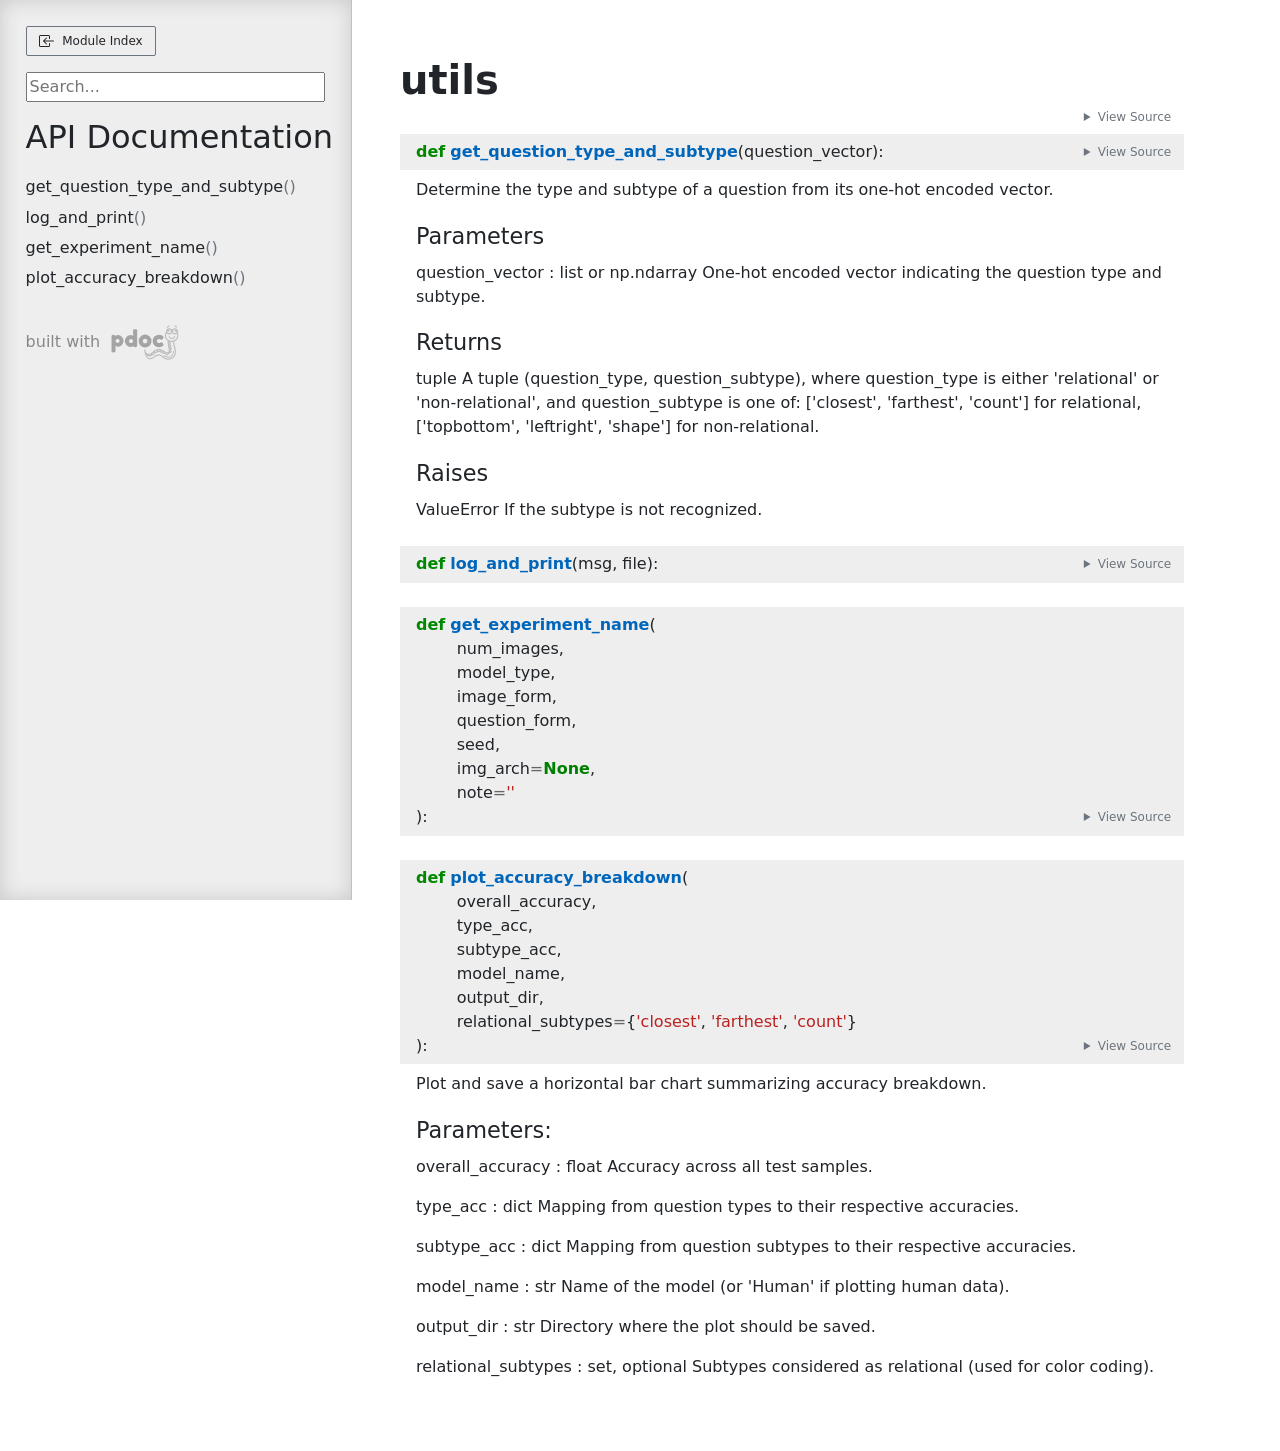
<file: docs/utils.html>
<!doctype html>
<html lang="en">
<head>
    <meta charset="utf-8">
    <meta name="viewport" content="width=device-width, initial-scale=1">
    <meta name="generator" content="pdoc 14.7.0"/>
    <title>utils API documentation</title>

    <style>/*! * Bootstrap Reboot v5.0.0 (https://getbootstrap.com/) * Copyright 2011-2021 The Bootstrap Authors * Copyright 2011-2021 Twitter, Inc. * Licensed under MIT (https://github.com/twbs/bootstrap/blob/main/LICENSE) * Forked from Normalize.css, licensed MIT (https://github.com/necolas/normalize.css/blob/master/LICENSE.md) */*,::after,::before{box-sizing:border-box}@media (prefers-reduced-motion:no-preference){:root{scroll-behavior:smooth}}body{margin:0;font-family:system-ui,-apple-system,"Segoe UI",Roboto,"Helvetica Neue",Arial,"Noto Sans","Liberation Sans",sans-serif,"Apple Color Emoji","Segoe UI Emoji","Segoe UI Symbol","Noto Color Emoji";font-size:1rem;font-weight:400;line-height:1.5;color:#212529;background-color:#fff;-webkit-text-size-adjust:100%;-webkit-tap-highlight-color:transparent}hr{margin:1rem 0;color:inherit;background-color:currentColor;border:0;opacity:.25}hr:not([size]){height:1px}h1,h2,h3,h4,h5,h6{margin-top:0;margin-bottom:.5rem;font-weight:500;line-height:1.2}h1{font-size:calc(1.375rem + 1.5vw)}@media (min-width:1200px){h1{font-size:2.5rem}}h2{font-size:calc(1.325rem + .9vw)}@media (min-width:1200px){h2{font-size:2rem}}h3{font-size:calc(1.3rem + .6vw)}@media (min-width:1200px){h3{font-size:1.75rem}}h4{font-size:calc(1.275rem + .3vw)}@media (min-width:1200px){h4{font-size:1.5rem}}h5{font-size:1.25rem}h6{font-size:1rem}p{margin-top:0;margin-bottom:1rem}abbr[data-bs-original-title],abbr[title]{-webkit-text-decoration:underline dotted;text-decoration:underline dotted;cursor:help;-webkit-text-decoration-skip-ink:none;text-decoration-skip-ink:none}address{margin-bottom:1rem;font-style:normal;line-height:inherit}ol,ul{padding-left:2rem}dl,ol,ul{margin-top:0;margin-bottom:1rem}ol ol,ol ul,ul ol,ul ul{margin-bottom:0}dt{font-weight:700}dd{margin-bottom:.5rem;margin-left:0}blockquote{margin:0 0 1rem}b,strong{font-weight:bolder}small{font-size:.875em}mark{padding:.2em;background-color:#fcf8e3}sub,sup{position:relative;font-size:.75em;line-height:0;vertical-align:baseline}sub{bottom:-.25em}sup{top:-.5em}a{color:#0d6efd;text-decoration:underline}a:hover{color:#0a58ca}a:not([href]):not([class]),a:not([href]):not([class]):hover{color:inherit;text-decoration:none}code,kbd,pre,samp{font-family:SFMono-Regular,Menlo,Monaco,Consolas,"Liberation Mono","Courier New",monospace;font-size:1em;direction:ltr;unicode-bidi:bidi-override}pre{display:block;margin-top:0;margin-bottom:1rem;overflow:auto;font-size:.875em}pre code{font-size:inherit;color:inherit;word-break:normal}code{font-size:.875em;color:#d63384;word-wrap:break-word}a>code{color:inherit}kbd{padding:.2rem .4rem;font-size:.875em;color:#fff;background-color:#212529;border-radius:.2rem}kbd kbd{padding:0;font-size:1em;font-weight:700}figure{margin:0 0 1rem}img,svg{vertical-align:middle}table{caption-side:bottom;border-collapse:collapse}caption{padding-top:.5rem;padding-bottom:.5rem;color:#6c757d;text-align:left}th{text-align:inherit;text-align:-webkit-match-parent}tbody,td,tfoot,th,thead,tr{border-color:inherit;border-style:solid;border-width:0}label{display:inline-block}button{border-radius:0}button:focus:not(:focus-visible){outline:0}button,input,optgroup,select,textarea{margin:0;font-family:inherit;font-size:inherit;line-height:inherit}button,select{text-transform:none}[role=button]{cursor:pointer}select{word-wrap:normal}select:disabled{opacity:1}[list]::-webkit-calendar-picker-indicator{display:none}[type=button],[type=reset],[type=submit],button{-webkit-appearance:button}[type=button]:not(:disabled),[type=reset]:not(:disabled),[type=submit]:not(:disabled),button:not(:disabled){cursor:pointer}::-moz-focus-inner{padding:0;border-style:none}textarea{resize:vertical}fieldset{min-width:0;padding:0;margin:0;border:0}legend{float:left;width:100%;padding:0;margin-bottom:.5rem;font-size:calc(1.275rem + .3vw);line-height:inherit}@media (min-width:1200px){legend{font-size:1.5rem}}legend+*{clear:left}::-webkit-datetime-edit-day-field,::-webkit-datetime-edit-fields-wrapper,::-webkit-datetime-edit-hour-field,::-webkit-datetime-edit-minute,::-webkit-datetime-edit-month-field,::-webkit-datetime-edit-text,::-webkit-datetime-edit-year-field{padding:0}::-webkit-inner-spin-button{height:auto}[type=search]{outline-offset:-2px;-webkit-appearance:textfield}::-webkit-search-decoration{-webkit-appearance:none}::-webkit-color-swatch-wrapper{padding:0}::file-selector-button{font:inherit}::-webkit-file-upload-button{font:inherit;-webkit-appearance:button}output{display:inline-block}iframe{border:0}summary{display:list-item;cursor:pointer}progress{vertical-align:baseline}[hidden]{display:none!important}</style>
    <style>/*! syntax-highlighting.css */pre{line-height:125%;}span.linenos{color:inherit; background-color:transparent; padding-left:5px; padding-right:20px;}.pdoc-code .hll{background-color:#ffffcc}.pdoc-code{background:#f8f8f8;}.pdoc-code .c{color:#3D7B7B; font-style:italic}.pdoc-code .err{border:1px solid #FF0000}.pdoc-code .k{color:#008000; font-weight:bold}.pdoc-code .o{color:#666666}.pdoc-code .ch{color:#3D7B7B; font-style:italic}.pdoc-code .cm{color:#3D7B7B; font-style:italic}.pdoc-code .cp{color:#9C6500}.pdoc-code .cpf{color:#3D7B7B; font-style:italic}.pdoc-code .c1{color:#3D7B7B; font-style:italic}.pdoc-code .cs{color:#3D7B7B; font-style:italic}.pdoc-code .gd{color:#A00000}.pdoc-code .ge{font-style:italic}.pdoc-code .gr{color:#E40000}.pdoc-code .gh{color:#000080; font-weight:bold}.pdoc-code .gi{color:#008400}.pdoc-code .go{color:#717171}.pdoc-code .gp{color:#000080; font-weight:bold}.pdoc-code .gs{font-weight:bold}.pdoc-code .gu{color:#800080; font-weight:bold}.pdoc-code .gt{color:#0044DD}.pdoc-code .kc{color:#008000; font-weight:bold}.pdoc-code .kd{color:#008000; font-weight:bold}.pdoc-code .kn{color:#008000; font-weight:bold}.pdoc-code .kp{color:#008000}.pdoc-code .kr{color:#008000; font-weight:bold}.pdoc-code .kt{color:#B00040}.pdoc-code .m{color:#666666}.pdoc-code .s{color:#BA2121}.pdoc-code .na{color:#687822}.pdoc-code .nb{color:#008000}.pdoc-code .nc{color:#0000FF; font-weight:bold}.pdoc-code .no{color:#880000}.pdoc-code .nd{color:#AA22FF}.pdoc-code .ni{color:#717171; font-weight:bold}.pdoc-code .ne{color:#CB3F38; font-weight:bold}.pdoc-code .nf{color:#0000FF}.pdoc-code .nl{color:#767600}.pdoc-code .nn{color:#0000FF; font-weight:bold}.pdoc-code .nt{color:#008000; font-weight:bold}.pdoc-code .nv{color:#19177C}.pdoc-code .ow{color:#AA22FF; font-weight:bold}.pdoc-code .w{color:#bbbbbb}.pdoc-code .mb{color:#666666}.pdoc-code .mf{color:#666666}.pdoc-code .mh{color:#666666}.pdoc-code .mi{color:#666666}.pdoc-code .mo{color:#666666}.pdoc-code .sa{color:#BA2121}.pdoc-code .sb{color:#BA2121}.pdoc-code .sc{color:#BA2121}.pdoc-code .dl{color:#BA2121}.pdoc-code .sd{color:#BA2121; font-style:italic}.pdoc-code .s2{color:#BA2121}.pdoc-code .se{color:#AA5D1F; font-weight:bold}.pdoc-code .sh{color:#BA2121}.pdoc-code .si{color:#A45A77; font-weight:bold}.pdoc-code .sx{color:#008000}.pdoc-code .sr{color:#A45A77}.pdoc-code .s1{color:#BA2121}.pdoc-code .ss{color:#19177C}.pdoc-code .bp{color:#008000}.pdoc-code .fm{color:#0000FF}.pdoc-code .vc{color:#19177C}.pdoc-code .vg{color:#19177C}.pdoc-code .vi{color:#19177C}.pdoc-code .vm{color:#19177C}.pdoc-code .il{color:#666666}</style>
    <style>/*! theme.css */:root{--pdoc-background:#fff;}.pdoc{--text:#212529;--muted:#6c757d;--link:#3660a5;--link-hover:#1659c5;--code:#f8f8f8;--active:#fff598;--accent:#eee;--accent2:#c1c1c1;--nav-hover:rgba(255, 255, 255, 0.5);--name:#0066BB;--def:#008800;--annotation:#007020;}</style>
    <style>/*! layout.css */html, body{width:100%;height:100%;}html, main{scroll-behavior:smooth;}body{background-color:var(--pdoc-background);}@media (max-width:769px){#navtoggle{cursor:pointer;position:absolute;width:50px;height:40px;top:1rem;right:1rem;border-color:var(--text);color:var(--text);display:flex;opacity:0.8;z-index:999;}#navtoggle:hover{opacity:1;}#togglestate + div{display:none;}#togglestate:checked + div{display:inherit;}main, header{padding:2rem 3vw;}header + main{margin-top:-3rem;}.git-button{display:none !important;}nav input[type="search"]{max-width:77%;}nav input[type="search"]:first-child{margin-top:-6px;}nav input[type="search"]:valid ~ *{display:none !important;}}@media (min-width:770px){:root{--sidebar-width:clamp(12.5rem, 28vw, 22rem);}nav{position:fixed;overflow:auto;height:100vh;width:var(--sidebar-width);}main, header{padding:3rem 2rem 3rem calc(var(--sidebar-width) + 3rem);width:calc(54rem + var(--sidebar-width));max-width:100%;}header + main{margin-top:-4rem;}#navtoggle{display:none;}}#togglestate{position:absolute;height:0;opacity:0;}nav.pdoc{--pad:clamp(0.5rem, 2vw, 1.75rem);--indent:1.5rem;background-color:var(--accent);border-right:1px solid var(--accent2);box-shadow:0 0 20px rgba(50, 50, 50, .2) inset;padding:0 0 0 var(--pad);overflow-wrap:anywhere;scrollbar-width:thin; scrollbar-color:var(--accent2) transparent; z-index:1}nav.pdoc::-webkit-scrollbar{width:.4rem; }nav.pdoc::-webkit-scrollbar-thumb{background-color:var(--accent2); }nav.pdoc > div{padding:var(--pad) 0;}nav.pdoc .module-list-button{display:inline-flex;align-items:center;color:var(--text);border-color:var(--muted);margin-bottom:1rem;}nav.pdoc .module-list-button:hover{border-color:var(--text);}nav.pdoc input[type=search]{display:block;outline-offset:0;width:calc(100% - var(--pad));}nav.pdoc .logo{max-width:calc(100% - var(--pad));max-height:35vh;display:block;margin:0 auto 1rem;transform:translate(calc(-.5 * var(--pad)), 0);}nav.pdoc ul{list-style:none;padding-left:0;}nav.pdoc > div > ul{margin-left:calc(0px - var(--pad));}nav.pdoc li a{padding:.2rem 0 .2rem calc(var(--pad) + var(--indent));}nav.pdoc > div > ul > li > a{padding-left:var(--pad);}nav.pdoc li{transition:all 100ms;}nav.pdoc li:hover{background-color:var(--nav-hover);}nav.pdoc a, nav.pdoc a:hover{color:var(--text);}nav.pdoc a{display:block;}nav.pdoc > h2:first-of-type{margin-top:1.5rem;}nav.pdoc .class:before{content:"class ";color:var(--muted);}nav.pdoc .function:after{content:"()";color:var(--muted);}nav.pdoc footer:before{content:"";display:block;width:calc(100% - var(--pad));border-top:solid var(--accent2) 1px;margin-top:1.5rem;padding-top:.5rem;}nav.pdoc footer{font-size:small;}</style>
    <style>/*! content.css */.pdoc{color:var(--text);box-sizing:border-box;line-height:1.5;background:none;}.pdoc .pdoc-button{cursor:pointer;display:inline-block;border:solid black 1px;border-radius:2px;font-size:.75rem;padding:calc(0.5em - 1px) 1em;transition:100ms all;}.pdoc .alert{padding:1rem 1rem 1rem calc(1.5rem + 24px);border:1px solid transparent;border-radius:.25rem;background-repeat:no-repeat;background-position:.75rem center;margin-bottom:1rem;}.pdoc .alert > em{display:none;}.pdoc .alert > *:last-child{margin-bottom:0;}.pdoc .alert.note {color:#084298;background-color:#cfe2ff;border-color:#b6d4fe;background-image:url("data:image/svg+xml,%3Csvg%20xmlns%3D%22http%3A//www.w3.org/2000/svg%22%20width%3D%2224%22%20height%3D%2224%22%20fill%3D%22%23084298%22%20viewBox%3D%220%200%2016%2016%22%3E%3Cpath%20d%3D%22M8%2016A8%208%200%201%200%208%200a8%208%200%200%200%200%2016zm.93-9.412-1%204.705c-.07.34.029.533.304.533.194%200%20.487-.07.686-.246l-.088.416c-.287.346-.92.598-1.465.598-.703%200-1.002-.422-.808-1.319l.738-3.468c.064-.293.006-.399-.287-.47l-.451-.081.082-.381%202.29-.287zM8%205.5a1%201%200%201%201%200-2%201%201%200%200%201%200%202z%22/%3E%3C/svg%3E");}.pdoc .alert.warning{color:#664d03;background-color:#fff3cd;border-color:#ffecb5;background-image:url("data:image/svg+xml,%3Csvg%20xmlns%3D%22http%3A//www.w3.org/2000/svg%22%20width%3D%2224%22%20height%3D%2224%22%20fill%3D%22%23664d03%22%20viewBox%3D%220%200%2016%2016%22%3E%3Cpath%20d%3D%22M8.982%201.566a1.13%201.13%200%200%200-1.96%200L.165%2013.233c-.457.778.091%201.767.98%201.767h13.713c.889%200%201.438-.99.98-1.767L8.982%201.566zM8%205c.535%200%20.954.462.9.995l-.35%203.507a.552.552%200%200%201-1.1%200L7.1%205.995A.905.905%200%200%201%208%205zm.002%206a1%201%200%201%201%200%202%201%201%200%200%201%200-2z%22/%3E%3C/svg%3E");}.pdoc .alert.danger{color:#842029;background-color:#f8d7da;border-color:#f5c2c7;background-image:url("data:image/svg+xml,%3Csvg%20xmlns%3D%22http%3A//www.w3.org/2000/svg%22%20width%3D%2224%22%20height%3D%2224%22%20fill%3D%22%23842029%22%20viewBox%3D%220%200%2016%2016%22%3E%3Cpath%20d%3D%22M5.52.359A.5.5%200%200%201%206%200h4a.5.5%200%200%201%20.474.658L8.694%206H12.5a.5.5%200%200%201%20.395.807l-7%209a.5.5%200%200%201-.873-.454L6.823%209.5H3.5a.5.5%200%200%201-.48-.641l2.5-8.5z%22/%3E%3C/svg%3E");}.pdoc .visually-hidden{position:absolute !important;width:1px !important;height:1px !important;padding:0 !important;margin:-1px !important;overflow:hidden !important;clip:rect(0, 0, 0, 0) !important;white-space:nowrap !important;border:0 !important;}.pdoc h1, .pdoc h2, .pdoc h3{font-weight:300;margin:.3em 0;padding:.2em 0;}.pdoc > section:not(.module-info) h1{font-size:1.5rem;font-weight:500;}.pdoc > section:not(.module-info) h2{font-size:1.4rem;font-weight:500;}.pdoc > section:not(.module-info) h3{font-size:1.3rem;font-weight:500;}.pdoc > section:not(.module-info) h4{font-size:1.2rem;}.pdoc > section:not(.module-info) h5{font-size:1.1rem;}.pdoc a{text-decoration:none;color:var(--link);}.pdoc a:hover{color:var(--link-hover);}.pdoc blockquote{margin-left:2rem;}.pdoc pre{border-top:1px solid var(--accent2);border-bottom:1px solid var(--accent2);margin-top:0;margin-bottom:1em;padding:.5rem 0 .5rem .5rem;overflow-x:auto;background-color:var(--code);}.pdoc code{color:var(--text);padding:.2em .4em;margin:0;font-size:85%;background-color:var(--accent);border-radius:6px;}.pdoc a > code{color:inherit;}.pdoc pre > code{display:inline-block;font-size:inherit;background:none;border:none;padding:0;}.pdoc > section:not(.module-info){margin-bottom:1.5rem;}.pdoc .modulename{margin-top:0;font-weight:bold;}.pdoc .modulename a{color:var(--link);transition:100ms all;}.pdoc .git-button{float:right;border:solid var(--link) 1px;}.pdoc .git-button:hover{background-color:var(--link);color:var(--pdoc-background);}.view-source-toggle-state,.view-source-toggle-state ~ .pdoc-code{display:none;}.view-source-toggle-state:checked ~ .pdoc-code{display:block;}.view-source-button{display:inline-block;float:right;font-size:.75rem;line-height:1.5rem;color:var(--muted);padding:0 .4rem 0 1.3rem;cursor:pointer;text-indent:-2px;}.view-source-button > span{visibility:hidden;}.module-info .view-source-button{float:none;display:flex;justify-content:flex-end;margin:-1.2rem .4rem -.2rem 0;}.view-source-button::before{position:absolute;content:"View Source";display:list-item;list-style-type:disclosure-closed;}.view-source-toggle-state:checked ~ .attr .view-source-button::before,.view-source-toggle-state:checked ~ .view-source-button::before{list-style-type:disclosure-open;}.pdoc .docstring{margin-bottom:1.5rem;}.pdoc section:not(.module-info) .docstring{margin-left:clamp(0rem, 5vw - 2rem, 1rem);}.pdoc .docstring .pdoc-code{margin-left:1em;margin-right:1em;}.pdoc h1:target,.pdoc h2:target,.pdoc h3:target,.pdoc h4:target,.pdoc h5:target,.pdoc h6:target,.pdoc .pdoc-code > pre > span:target{background-color:var(--active);box-shadow:-1rem 0 0 0 var(--active);}.pdoc .pdoc-code > pre > span:target{display:block;}.pdoc div:target > .attr,.pdoc section:target > .attr,.pdoc dd:target > a{background-color:var(--active);}.pdoc *{scroll-margin:2rem;}.pdoc .pdoc-code .linenos{user-select:none;}.pdoc .attr:hover{filter:contrast(0.95);}.pdoc section, .pdoc .classattr{position:relative;}.pdoc .headerlink{--width:clamp(1rem, 3vw, 2rem);position:absolute;top:0;left:calc(0rem - var(--width));transition:all 100ms ease-in-out;opacity:0;}.pdoc .headerlink::before{content:"#";display:block;text-align:center;width:var(--width);height:2.3rem;line-height:2.3rem;font-size:1.5rem;}.pdoc .attr:hover ~ .headerlink,.pdoc *:target > .headerlink,.pdoc .headerlink:hover{opacity:1;}.pdoc .attr{display:block;margin:.5rem 0 .5rem;padding:.4rem .4rem .4rem 1rem;background-color:var(--accent);overflow-x:auto;}.pdoc .classattr{margin-left:2rem;}.pdoc .name{color:var(--name);font-weight:bold;}.pdoc .def{color:var(--def);font-weight:bold;}.pdoc .signature{background-color:transparent;}.pdoc .param, .pdoc .return-annotation{white-space:pre;}.pdoc .signature.multiline .param{display:block;}.pdoc .signature.condensed .param{display:inline-block;}.pdoc .annotation{color:var(--annotation);}.pdoc .view-value-toggle-state,.pdoc .view-value-toggle-state ~ .default_value{display:none;}.pdoc .view-value-toggle-state:checked ~ .default_value{display:inherit;}.pdoc .view-value-button{font-size:.5rem;vertical-align:middle;border-style:dashed;margin-top:-0.1rem;}.pdoc .view-value-button:hover{background:white;}.pdoc .view-value-button::before{content:"show";text-align:center;width:2.2em;display:inline-block;}.pdoc .view-value-toggle-state:checked ~ .view-value-button::before{content:"hide";}.pdoc .inherited{margin-left:2rem;}.pdoc .inherited dt{font-weight:700;}.pdoc .inherited dt, .pdoc .inherited dd{display:inline;margin-left:0;margin-bottom:.5rem;}.pdoc .inherited dd:not(:last-child):after{content:", ";}.pdoc .inherited .class:before{content:"class ";}.pdoc .inherited .function a:after{content:"()";}.pdoc .search-result .docstring{overflow:auto;max-height:25vh;}.pdoc .search-result.focused > .attr{background-color:var(--active);}.pdoc .attribution{margin-top:2rem;display:block;opacity:0.5;transition:all 200ms;filter:grayscale(100%);}.pdoc .attribution:hover{opacity:1;filter:grayscale(0%);}.pdoc .attribution img{margin-left:5px;height:35px;vertical-align:middle;width:70px;transition:all 200ms;}.pdoc table{display:block;width:max-content;max-width:100%;overflow:auto;margin-bottom:1rem;}.pdoc table th{font-weight:600;}.pdoc table th, .pdoc table td{padding:6px 13px;border:1px solid var(--accent2);}</style>
    <style>/*! custom.css */</style></head>
<body>
    <nav class="pdoc">
        <label id="navtoggle" for="togglestate" class="pdoc-button"><svg xmlns='http://www.w3.org/2000/svg' viewBox='0 0 30 30'><path stroke-linecap='round' stroke="currentColor" stroke-miterlimit='10' stroke-width='2' d='M4 7h22M4 15h22M4 23h22'/></svg></label>
        <input id="togglestate" type="checkbox" aria-hidden="true" tabindex="-1">
        <div>            <a class="pdoc-button module-list-button" href="index.html">
<svg xmlns="http://www.w3.org/2000/svg" width="16" height="16" fill="currentColor" class="bi bi-box-arrow-in-left" viewBox="0 0 16 16">
  <path fill-rule="evenodd" d="M10 3.5a.5.5 0 0 0-.5-.5h-8a.5.5 0 0 0-.5.5v9a.5.5 0 0 0 .5.5h8a.5.5 0 0 0 .5-.5v-2a.5.5 0 0 1 1 0v2A1.5 1.5 0 0 1 9.5 14h-8A1.5 1.5 0 0 1 0 12.5v-9A1.5 1.5 0 0 1 1.5 2h8A1.5 1.5 0 0 1 11 3.5v2a.5.5 0 0 1-1 0v-2z"/>
  <path fill-rule="evenodd" d="M4.146 8.354a.5.5 0 0 1 0-.708l3-3a.5.5 0 1 1 .708.708L5.707 7.5H14.5a.5.5 0 0 1 0 1H5.707l2.147 2.146a.5.5 0 0 1-.708.708l-3-3z"/>
</svg>                &nbsp;
                Module Index
            </a>


            <input type="search" placeholder="Search..." role="searchbox" aria-label="search"
                   pattern=".+" required>



            <h2>API Documentation</h2>
                <ul class="memberlist">
            <li>
                    <a class="function" href="#get_question_type_and_subtype">get_question_type_and_subtype</a>
            </li>
            <li>
                    <a class="function" href="#log_and_print">log_and_print</a>
            </li>
            <li>
                    <a class="function" href="#get_experiment_name">get_experiment_name</a>
            </li>
            <li>
                    <a class="function" href="#plot_accuracy_breakdown">plot_accuracy_breakdown</a>
            </li>
    </ul>



        <a class="attribution" title="pdoc: Python API documentation generator" href="https://pdoc.dev" target="_blank">
            built with <span class="visually-hidden">pdoc</span><img
                alt="pdoc logo"
                src="data:image/svg+xml,%3Csvg%20xmlns%3D%22http%3A//www.w3.org/2000/svg%22%20role%3D%22img%22%20aria-label%3D%22pdoc%20logo%22%20width%3D%22300%22%20height%3D%22150%22%20viewBox%3D%22-1%200%2060%2030%22%3E%3Ctitle%3Epdoc%3C/title%3E%3Cpath%20d%3D%22M29.621%2021.293c-.011-.273-.214-.475-.511-.481a.5.5%200%200%200-.489.503l-.044%201.393c-.097.551-.695%201.215-1.566%201.704-.577.428-1.306.486-2.193.182-1.426-.617-2.467-1.654-3.304-2.487l-.173-.172a3.43%203.43%200%200%200-.365-.306.49.49%200%200%200-.286-.196c-1.718-1.06-4.931-1.47-7.353.191l-.219.15c-1.707%201.187-3.413%202.131-4.328%201.03-.02-.027-.49-.685-.141-1.763.233-.721.546-2.408.772-4.076.042-.09.067-.187.046-.288.166-1.347.277-2.625.241-3.351%201.378-1.008%202.271-2.586%202.271-4.362%200-.976-.272-1.935-.788-2.774-.057-.094-.122-.18-.184-.268.033-.167.052-.339.052-.516%200-1.477-1.202-2.679-2.679-2.679-.791%200-1.496.352-1.987.9a6.3%206.3%200%200%200-1.001.029c-.492-.564-1.207-.929-2.012-.929-1.477%200-2.679%201.202-2.679%202.679A2.65%202.65%200%200%200%20.97%206.554c-.383.747-.595%201.572-.595%202.41%200%202.311%201.507%204.29%203.635%205.107-.037.699-.147%202.27-.423%203.294l-.137.461c-.622%202.042-2.515%208.257%201.727%2010.643%201.614.908%203.06%201.248%204.317%201.248%202.665%200%204.492-1.524%205.322-2.401%201.476-1.559%202.886-1.854%206.491.82%201.877%201.393%203.514%201.753%204.861%201.068%202.223-1.713%202.811-3.867%203.399-6.374.077-.846.056-1.469.054-1.537zm-4.835%204.313c-.054.305-.156.586-.242.629-.034-.007-.131-.022-.307-.157-.145-.111-.314-.478-.456-.908.221.121.432.25.675.355.115.039.219.051.33.081zm-2.251-1.238c-.05.33-.158.648-.252.694-.022.001-.125-.018-.307-.157-.217-.166-.488-.906-.639-1.573.358.344.754.693%201.198%201.036zm-3.887-2.337c-.006-.116-.018-.231-.041-.342.635.145%201.189.368%201.599.625.097.231.166.481.174.642-.03.049-.055.101-.067.158-.046.013-.128.026-.298.004-.278-.037-.901-.57-1.367-1.087zm-1.127-.497c.116.306.176.625.12.71-.019.014-.117.045-.345.016-.206-.027-.604-.332-.986-.695.41-.051.816-.056%201.211-.031zm-4.535%201.535c.209.22.379.47.358.598-.006.041-.088.138-.351.234-.144.055-.539-.063-.979-.259a11.66%2011.66%200%200%200%20.972-.573zm.983-.664c.359-.237.738-.418%201.126-.554.25.237.479.548.457.694-.006.042-.087.138-.351.235-.174.064-.694-.105-1.232-.375zm-3.381%201.794c-.022.145-.061.29-.149.401-.133.166-.358.248-.69.251h-.002c-.133%200-.306-.26-.45-.621.417.091.854.07%201.291-.031zm-2.066-8.077a4.78%204.78%200%200%201-.775-.584c.172-.115.505-.254.88-.378l-.105.962zm-.331%202.302a10.32%2010.32%200%200%201-.828-.502c.202-.143.576-.328.984-.49l-.156.992zm-.45%202.157l-.701-.403c.214-.115.536-.249.891-.376a11.57%2011.57%200%200%201-.19.779zm-.181%201.716c.064.398.194.702.298.893-.194-.051-.435-.162-.736-.398.061-.119.224-.3.438-.495zM8.87%204.141c0%20.152-.123.276-.276.276s-.275-.124-.275-.276.123-.276.276-.276.275.124.275.276zm-.735-.389a1.15%201.15%200%200%200-.314.783%201.16%201.16%200%200%200%201.162%201.162c.457%200%20.842-.27%201.032-.653.026.117.042.238.042.362a1.68%201.68%200%200%201-1.679%201.679%201.68%201.68%200%200%201-1.679-1.679c0-.843.626-1.535%201.436-1.654zM5.059%205.406A1.68%201.68%200%200%201%203.38%207.085a1.68%201.68%200%200%201-1.679-1.679c0-.037.009-.072.011-.109.21.3.541.508.935.508a1.16%201.16%200%200%200%201.162-1.162%201.14%201.14%200%200%200-.474-.912c.015%200%20.03-.005.045-.005.926.001%201.679.754%201.679%201.68zM3.198%204.141c0%20.152-.123.276-.276.276s-.275-.124-.275-.276.123-.276.276-.276.275.124.275.276zM1.375%208.964c0-.52.103-1.035.288-1.52.466.394%201.06.64%201.717.64%201.144%200%202.116-.725%202.499-1.738.383%201.012%201.355%201.738%202.499%201.738.867%200%201.631-.421%202.121-1.062.307.605.478%201.267.478%201.942%200%202.486-2.153%204.51-4.801%204.51s-4.801-2.023-4.801-4.51zm24.342%2019.349c-.985.498-2.267.168-3.813-.979-3.073-2.281-5.453-3.199-7.813-.705-1.315%201.391-4.163%203.365-8.423.97-3.174-1.786-2.239-6.266-1.261-9.479l.146-.492c.276-1.02.395-2.457.444-3.268a6.11%206.11%200%200%200%201.18.115%206.01%206.01%200%200%200%202.536-.562l-.006.175c-.802.215-1.848.612-2.021%201.25-.079.295.021.601.274.837.219.203.415.364.598.501-.667.304-1.243.698-1.311%201.179-.02.144-.022.507.393.787.213.144.395.26.564.365-1.285.521-1.361.96-1.381%201.126-.018.142-.011.496.427.746l.854.489c-.473.389-.971.914-.999%201.429-.018.278.095.532.316.713.675.556%201.231.721%201.653.721.059%200%20.104-.014.158-.02.207.707.641%201.64%201.513%201.64h.013c.8-.008%201.236-.345%201.462-.626.173-.216.268-.457.325-.692.424.195.93.374%201.372.374.151%200%20.294-.021.423-.068.732-.27.944-.704.993-1.021.009-.061.003-.119.002-.179.266.086.538.147.789.147.15%200%20.294-.021.423-.069.542-.2.797-.489.914-.754.237.147.478.258.704.288.106.014.205.021.296.021.356%200%20.595-.101.767-.229.438.435%201.094.992%201.656%201.067.106.014.205.021.296.021a1.56%201.56%200%200%200%20.323-.035c.17.575.453%201.289.866%201.605.358.273.665.362.914.362a.99.99%200%200%200%20.421-.093%201.03%201.03%200%200%200%20.245-.164c.168.428.39.846.68%201.068.358.273.665.362.913.362a.99.99%200%200%200%20.421-.093c.317-.148.512-.448.639-.762.251.157.495.257.726.257.127%200%20.25-.024.37-.071.427-.17.706-.617.841-1.314.022-.015.047-.022.068-.038.067-.051.133-.104.196-.159-.443%201.486-1.107%202.761-2.086%203.257zM8.66%209.925a.5.5%200%201%200-1%200c0%20.653-.818%201.205-1.787%201.205s-1.787-.552-1.787-1.205a.5.5%200%201%200-1%200c0%201.216%201.25%202.205%202.787%202.205s2.787-.989%202.787-2.205zm4.4%2015.965l-.208.097c-2.661%201.258-4.708%201.436-6.086.527-1.542-1.017-1.88-3.19-1.844-4.198a.4.4%200%200%200-.385-.414c-.242-.029-.406.164-.414.385-.046%201.249.367%203.686%202.202%204.896.708.467%201.547.7%202.51.7%201.248%200%202.706-.392%204.362-1.174l.185-.086a.4.4%200%200%200%20.205-.527c-.089-.204-.326-.291-.527-.206zM9.547%202.292c.093.077.205.114.317.114a.5.5%200%200%200%20.318-.886L8.817.397a.5.5%200%200%200-.703.068.5.5%200%200%200%20.069.703l1.364%201.124zm-7.661-.065c.086%200%20.173-.022.253-.068l1.523-.893a.5.5%200%200%200-.506-.863l-1.523.892a.5.5%200%200%200-.179.685c.094.158.261.247.432.247z%22%20transform%3D%22matrix%28-1%200%200%201%2058%200%29%22%20fill%3D%22%233bb300%22/%3E%3Cpath%20d%3D%22M.3%2021.86V10.18q0-.46.02-.68.04-.22.18-.5.28-.54%201.34-.54%201.06%200%201.42.28.38.26.44.78.76-1.04%202.38-1.04%201.64%200%203.1%201.54%201.46%201.54%201.46%203.58%200%202.04-1.46%203.58-1.44%201.54-3.08%201.54-1.64%200-2.38-.92v4.04q0%20.46-.04.68-.02.22-.18.5-.14.3-.5.42-.36.12-.98.12-.62%200-1-.12-.36-.12-.52-.4-.14-.28-.18-.5-.02-.22-.02-.68zm3.96-9.42q-.46.54-.46%201.18%200%20.64.46%201.18.48.52%201.2.52.74%200%201.24-.52.52-.52.52-1.18%200-.66-.48-1.18-.48-.54-1.26-.54-.76%200-1.22.54zm14.741-8.36q.16-.3.54-.42.38-.12%201-.12.64%200%201.02.12.38.12.52.42.16.3.18.54.04.22.04.68v11.94q0%20.46-.04.7-.02.22-.18.5-.3.54-1.7.54-1.38%200-1.54-.98-.84.96-2.34.96-1.8%200-3.28-1.56-1.48-1.58-1.48-3.66%200-2.1%201.48-3.68%201.5-1.58%203.28-1.58%201.48%200%202.3%201v-4.2q0-.46.02-.68.04-.24.18-.52zm-3.24%2010.86q.52.54%201.26.54.74%200%201.22-.54.5-.54.5-1.18%200-.66-.48-1.22-.46-.56-1.26-.56-.8%200-1.28.56-.48.54-.48%201.2%200%20.66.52%201.2zm7.833-1.2q0-2.4%201.68-3.96%201.68-1.56%203.84-1.56%202.16%200%203.82%201.56%201.66%201.54%201.66%203.94%200%201.66-.86%202.96-.86%201.28-2.1%201.9-1.22.6-2.54.6-1.32%200-2.56-.64-1.24-.66-2.1-1.92-.84-1.28-.84-2.88zm4.18%201.44q.64.48%201.3.48.66%200%201.32-.5.66-.5.66-1.48%200-.98-.62-1.46-.62-.48-1.34-.48-.72%200-1.34.5-.62.5-.62%201.48%200%20.96.64%201.46zm11.412-1.44q0%20.84.56%201.32.56.46%201.18.46.64%200%201.18-.36.56-.38.9-.38.6%200%201.46%201.06.46.58.46%201.04%200%20.76-1.1%201.42-1.14.8-2.8.8-1.86%200-3.58-1.34-.82-.64-1.34-1.7-.52-1.08-.52-2.36%200-1.3.52-2.34.52-1.06%201.34-1.7%201.66-1.32%203.54-1.32.76%200%201.48.22.72.2%201.06.4l.32.2q.36.24.56.38.52.4.52.92%200%20.5-.42%201.14-.72%201.1-1.38%201.1-.38%200-1.08-.44-.36-.34-1.04-.34-.66%200-1.24.48-.58.48-.58%201.34z%22%20fill%3D%22green%22/%3E%3C/svg%3E"/>
        </a>
</div>
    </nav>
    <main class="pdoc">
            <section class="module-info">
                    <h1 class="modulename">
utils    </h1>

                
                        <input id="mod-utils-view-source" class="view-source-toggle-state" type="checkbox" aria-hidden="true" tabindex="-1">

                        <label class="view-source-button" for="mod-utils-view-source"><span>View Source</span></label>

                        <div class="pdoc-code codehilite"><pre><span></span><span id="L-1"><a href="#L-1"><span class="linenos">  1</span></a><span class="kn">import</span> <span class="nn">datetime</span>
</span><span id="L-2"><a href="#L-2"><span class="linenos">  2</span></a><span class="kn">import</span> <span class="nn">matplotlib.pyplot</span> <span class="k">as</span> <span class="nn">plt</span>
</span><span id="L-3"><a href="#L-3"><span class="linenos">  3</span></a><span class="kn">import</span> <span class="nn">os</span>
</span><span id="L-4"><a href="#L-4"><span class="linenos">  4</span></a>
</span><span id="L-5"><a href="#L-5"><span class="linenos">  5</span></a><span class="k">def</span> <span class="nf">get_question_type_and_subtype</span><span class="p">(</span><span class="n">question_vector</span><span class="p">):</span>
</span><span id="L-6"><a href="#L-6"><span class="linenos">  6</span></a><span class="w">    </span><span class="sd">&quot;&quot;&quot;</span>
</span><span id="L-7"><a href="#L-7"><span class="linenos">  7</span></a><span class="sd">    Determine the type and subtype of a question from its one-hot encoded vector.</span>
</span><span id="L-8"><a href="#L-8"><span class="linenos">  8</span></a>
</span><span id="L-9"><a href="#L-9"><span class="linenos">  9</span></a><span class="sd">    Parameters</span>
</span><span id="L-10"><a href="#L-10"><span class="linenos"> 10</span></a><span class="sd">    ----------</span>
</span><span id="L-11"><a href="#L-11"><span class="linenos"> 11</span></a><span class="sd">    question_vector : list or np.ndarray</span>
</span><span id="L-12"><a href="#L-12"><span class="linenos"> 12</span></a><span class="sd">        One-hot encoded vector indicating the question type and subtype.</span>
</span><span id="L-13"><a href="#L-13"><span class="linenos"> 13</span></a>
</span><span id="L-14"><a href="#L-14"><span class="linenos"> 14</span></a><span class="sd">    Returns</span>
</span><span id="L-15"><a href="#L-15"><span class="linenos"> 15</span></a><span class="sd">    -------</span>
</span><span id="L-16"><a href="#L-16"><span class="linenos"> 16</span></a><span class="sd">    tuple</span>
</span><span id="L-17"><a href="#L-17"><span class="linenos"> 17</span></a><span class="sd">        A tuple (question_type, question_subtype), where question_type is either</span>
</span><span id="L-18"><a href="#L-18"><span class="linenos"> 18</span></a><span class="sd">        &#39;relational&#39; or &#39;non-relational&#39;, and question_subtype is one of:</span>
</span><span id="L-19"><a href="#L-19"><span class="linenos"> 19</span></a><span class="sd">        [&#39;closest&#39;, &#39;farthest&#39;, &#39;count&#39;] for relational,</span>
</span><span id="L-20"><a href="#L-20"><span class="linenos"> 20</span></a><span class="sd">        [&#39;topbottom&#39;, &#39;leftright&#39;, &#39;shape&#39;] for non-relational.</span>
</span><span id="L-21"><a href="#L-21"><span class="linenos"> 21</span></a>
</span><span id="L-22"><a href="#L-22"><span class="linenos"> 22</span></a><span class="sd">    Raises</span>
</span><span id="L-23"><a href="#L-23"><span class="linenos"> 23</span></a><span class="sd">    ------</span>
</span><span id="L-24"><a href="#L-24"><span class="linenos"> 24</span></a><span class="sd">    ValueError</span>
</span><span id="L-25"><a href="#L-25"><span class="linenos"> 25</span></a><span class="sd">        If the subtype is not recognized.</span>
</span><span id="L-26"><a href="#L-26"><span class="linenos"> 26</span></a><span class="sd">    &quot;&quot;&quot;</span>
</span><span id="L-27"><a href="#L-27"><span class="linenos"> 27</span></a>    <span class="n">question_type</span> <span class="o">=</span> <span class="s2">&quot;relational&quot;</span> <span class="k">if</span> <span class="n">question_vector</span><span class="p">[</span><span class="mi">6</span><span class="p">]</span> <span class="o">==</span> <span class="mi">1</span> <span class="k">else</span> <span class="s2">&quot;non-relational&quot;</span>
</span><span id="L-28"><a href="#L-28"><span class="linenos"> 28</span></a>
</span><span id="L-29"><a href="#L-29"><span class="linenos"> 29</span></a>    <span class="n">subtype_map</span> <span class="o">=</span> <span class="p">{</span>
</span><span id="L-30"><a href="#L-30"><span class="linenos"> 30</span></a>        <span class="s2">&quot;relational&quot;</span><span class="p">:</span> <span class="p">{</span>
</span><span id="L-31"><a href="#L-31"><span class="linenos"> 31</span></a>            <span class="mi">8</span><span class="p">:</span> <span class="s2">&quot;closest&quot;</span><span class="p">,</span>
</span><span id="L-32"><a href="#L-32"><span class="linenos"> 32</span></a>            <span class="mi">9</span><span class="p">:</span> <span class="s2">&quot;farthest&quot;</span><span class="p">,</span>
</span><span id="L-33"><a href="#L-33"><span class="linenos"> 33</span></a>            <span class="mi">10</span><span class="p">:</span> <span class="s2">&quot;count&quot;</span>
</span><span id="L-34"><a href="#L-34"><span class="linenos"> 34</span></a>        <span class="p">},</span>
</span><span id="L-35"><a href="#L-35"><span class="linenos"> 35</span></a>        <span class="s2">&quot;non-relational&quot;</span><span class="p">:</span> <span class="p">{</span>
</span><span id="L-36"><a href="#L-36"><span class="linenos"> 36</span></a>            <span class="mi">8</span><span class="p">:</span> <span class="s2">&quot;topbottom&quot;</span><span class="p">,</span>
</span><span id="L-37"><a href="#L-37"><span class="linenos"> 37</span></a>            <span class="mi">9</span><span class="p">:</span> <span class="s2">&quot;leftright&quot;</span><span class="p">,</span>
</span><span id="L-38"><a href="#L-38"><span class="linenos"> 38</span></a>            <span class="mi">10</span><span class="p">:</span> <span class="s2">&quot;shape&quot;</span>
</span><span id="L-39"><a href="#L-39"><span class="linenos"> 39</span></a>        <span class="p">}</span>
</span><span id="L-40"><a href="#L-40"><span class="linenos"> 40</span></a>    <span class="p">}</span>
</span><span id="L-41"><a href="#L-41"><span class="linenos"> 41</span></a>
</span><span id="L-42"><a href="#L-42"><span class="linenos"> 42</span></a>    <span class="k">for</span> <span class="n">index</span><span class="p">,</span> <span class="n">subtype</span> <span class="ow">in</span> <span class="n">subtype_map</span><span class="p">[</span><span class="n">question_type</span><span class="p">]</span><span class="o">.</span><span class="n">items</span><span class="p">():</span>
</span><span id="L-43"><a href="#L-43"><span class="linenos"> 43</span></a>        <span class="k">if</span> <span class="n">question_vector</span><span class="p">[</span><span class="n">index</span><span class="p">]</span> <span class="o">==</span> <span class="mi">1</span><span class="p">:</span>
</span><span id="L-44"><a href="#L-44"><span class="linenos"> 44</span></a>            <span class="k">return</span> <span class="n">question_type</span><span class="p">,</span> <span class="n">subtype</span>
</span><span id="L-45"><a href="#L-45"><span class="linenos"> 45</span></a>
</span><span id="L-46"><a href="#L-46"><span class="linenos"> 46</span></a>    <span class="k">raise</span> <span class="ne">ValueError</span><span class="p">(</span><span class="sa">f</span><span class="s2">&quot;Unknown </span><span class="si">{</span><span class="n">question_type</span><span class="si">}</span><span class="s2"> question subtype&quot;</span><span class="p">)</span>
</span><span id="L-47"><a href="#L-47"><span class="linenos"> 47</span></a>
</span><span id="L-48"><a href="#L-48"><span class="linenos"> 48</span></a><span class="k">def</span> <span class="nf">log_and_print</span><span class="p">(</span><span class="n">msg</span><span class="p">,</span> <span class="n">file</span><span class="p">):</span>
</span><span id="L-49"><a href="#L-49"><span class="linenos"> 49</span></a>    <span class="nb">print</span><span class="p">(</span><span class="n">msg</span><span class="p">)</span>
</span><span id="L-50"><a href="#L-50"><span class="linenos"> 50</span></a>    <span class="n">file</span><span class="o">.</span><span class="n">write</span><span class="p">(</span><span class="n">msg</span> <span class="o">+</span> <span class="s2">&quot;</span><span class="se">\n</span><span class="s2">&quot;</span><span class="p">)</span>
</span><span id="L-51"><a href="#L-51"><span class="linenos"> 51</span></a>
</span><span id="L-52"><a href="#L-52"><span class="linenos"> 52</span></a><span class="k">def</span> <span class="nf">get_experiment_name</span><span class="p">(</span><span class="n">num_images</span><span class="p">,</span> <span class="n">model_type</span><span class="p">,</span> <span class="n">image_form</span><span class="p">,</span> <span class="n">question_form</span><span class="p">,</span> <span class="n">seed</span><span class="p">,</span> <span class="n">img_arch</span><span class="o">=</span><span class="kc">None</span><span class="p">,</span> <span class="n">note</span><span class="o">=</span><span class="s2">&quot;&quot;</span><span class="p">):</span>
</span><span id="L-53"><a href="#L-53"><span class="linenos"> 53</span></a>    <span class="n">today</span> <span class="o">=</span> <span class="n">datetime</span><span class="o">.</span><span class="n">datetime</span><span class="o">.</span><span class="n">now</span><span class="p">()</span><span class="o">.</span><span class="n">strftime</span><span class="p">(</span><span class="s2">&quot;</span><span class="si">%d</span><span class="s2">%m%Y&quot;</span><span class="p">)</span>
</span><span id="L-54"><a href="#L-54"><span class="linenos"> 54</span></a>
</span><span id="L-55"><a href="#L-55"><span class="linenos"> 55</span></a>    <span class="k">if</span> <span class="n">image_form</span> <span class="o">==</span> <span class="s1">&#39;image&#39;</span><span class="p">:</span>
</span><span id="L-56"><a href="#L-56"><span class="linenos"> 56</span></a>        <span class="k">if</span> <span class="ow">not</span> <span class="n">img_arch</span><span class="p">:</span>
</span><span id="L-57"><a href="#L-57"><span class="linenos"> 57</span></a>            <span class="k">raise</span> <span class="ne">ValueError</span><span class="p">(</span><span class="s2">&quot;img_arch must be specified when image_form is &#39;image&#39;&quot;</span><span class="p">)</span>
</span><span id="L-58"><a href="#L-58"><span class="linenos"> 58</span></a>        <span class="n">experiment_dir</span> <span class="o">=</span> <span class="sa">f</span><span class="s2">&quot;experiments/</span><span class="si">{</span><span class="n">today</span><span class="si">}</span><span class="s2">_</span><span class="si">{</span><span class="n">num_images</span><span class="si">}</span><span class="s2">_</span><span class="si">{</span><span class="n">model_type</span><span class="si">}</span><span class="s2">_</span><span class="si">{</span><span class="n">image_form</span><span class="si">}</span><span class="s2">_</span><span class="si">{</span><span class="n">img_arch</span><span class="si">}</span><span class="s2">_</span><span class="si">{</span><span class="n">question_form</span><span class="si">}</span><span class="s2">_</span><span class="si">{</span><span class="n">seed</span><span class="si">}</span><span class="s2">&quot;</span>
</span><span id="L-59"><a href="#L-59"><span class="linenos"> 59</span></a>    <span class="k">else</span><span class="p">:</span>
</span><span id="L-60"><a href="#L-60"><span class="linenos"> 60</span></a>        <span class="n">experiment_dir</span> <span class="o">=</span> <span class="sa">f</span><span class="s2">&quot;experiments/</span><span class="si">{</span><span class="n">today</span><span class="si">}</span><span class="s2">_</span><span class="si">{</span><span class="n">num_images</span><span class="si">}</span><span class="s2">_</span><span class="si">{</span><span class="n">model_type</span><span class="si">}</span><span class="s2">_</span><span class="si">{</span><span class="n">image_form</span><span class="si">}</span><span class="s2">_</span><span class="si">{</span><span class="n">question_form</span><span class="si">}</span><span class="s2">_</span><span class="si">{</span><span class="n">seed</span><span class="si">}</span><span class="s2">&quot;</span>
</span><span id="L-61"><a href="#L-61"><span class="linenos"> 61</span></a>
</span><span id="L-62"><a href="#L-62"><span class="linenos"> 62</span></a>    <span class="k">if</span> <span class="n">note</span><span class="p">:</span>
</span><span id="L-63"><a href="#L-63"><span class="linenos"> 63</span></a>        <span class="n">experiment_dir</span> <span class="o">+=</span> <span class="sa">f</span><span class="s2">&quot;_</span><span class="si">{</span><span class="n">note</span><span class="si">}</span><span class="s2">&quot;</span>
</span><span id="L-64"><a href="#L-64"><span class="linenos"> 64</span></a>
</span><span id="L-65"><a href="#L-65"><span class="linenos"> 65</span></a>    <span class="k">return</span> <span class="n">experiment_dir</span>
</span><span id="L-66"><a href="#L-66"><span class="linenos"> 66</span></a>
</span><span id="L-67"><a href="#L-67"><span class="linenos"> 67</span></a><span class="k">def</span> <span class="nf">plot_accuracy_breakdown</span><span class="p">(</span>
</span><span id="L-68"><a href="#L-68"><span class="linenos"> 68</span></a>    <span class="n">overall_accuracy</span><span class="p">,</span>
</span><span id="L-69"><a href="#L-69"><span class="linenos"> 69</span></a>    <span class="n">type_acc</span><span class="p">,</span>
</span><span id="L-70"><a href="#L-70"><span class="linenos"> 70</span></a>    <span class="n">subtype_acc</span><span class="p">,</span>
</span><span id="L-71"><a href="#L-71"><span class="linenos"> 71</span></a>    <span class="n">model_name</span><span class="p">,</span>
</span><span id="L-72"><a href="#L-72"><span class="linenos"> 72</span></a>    <span class="n">output_dir</span><span class="p">,</span>
</span><span id="L-73"><a href="#L-73"><span class="linenos"> 73</span></a>    <span class="n">relational_subtypes</span><span class="o">=</span><span class="p">{</span><span class="s2">&quot;closest&quot;</span><span class="p">,</span> <span class="s2">&quot;count&quot;</span><span class="p">,</span> <span class="s2">&quot;farthest&quot;</span><span class="p">}</span>
</span><span id="L-74"><a href="#L-74"><span class="linenos"> 74</span></a><span class="p">):</span>
</span><span id="L-75"><a href="#L-75"><span class="linenos"> 75</span></a><span class="w">    </span><span class="sd">&quot;&quot;&quot;</span>
</span><span id="L-76"><a href="#L-76"><span class="linenos"> 76</span></a><span class="sd">    Plot and save a horizontal bar chart summarizing accuracy breakdown.</span>
</span><span id="L-77"><a href="#L-77"><span class="linenos"> 77</span></a>
</span><span id="L-78"><a href="#L-78"><span class="linenos"> 78</span></a><span class="sd">    Parameters:</span>
</span><span id="L-79"><a href="#L-79"><span class="linenos"> 79</span></a><span class="sd">    -----------</span>
</span><span id="L-80"><a href="#L-80"><span class="linenos"> 80</span></a><span class="sd">    overall_accuracy : float</span>
</span><span id="L-81"><a href="#L-81"><span class="linenos"> 81</span></a><span class="sd">        Accuracy across all test samples.</span>
</span><span id="L-82"><a href="#L-82"><span class="linenos"> 82</span></a><span class="sd">    </span>
</span><span id="L-83"><a href="#L-83"><span class="linenos"> 83</span></a><span class="sd">    type_acc : dict</span>
</span><span id="L-84"><a href="#L-84"><span class="linenos"> 84</span></a><span class="sd">        Mapping from question types to their respective accuracies.</span>
</span><span id="L-85"><a href="#L-85"><span class="linenos"> 85</span></a><span class="sd">    </span>
</span><span id="L-86"><a href="#L-86"><span class="linenos"> 86</span></a><span class="sd">    subtype_acc : dict</span>
</span><span id="L-87"><a href="#L-87"><span class="linenos"> 87</span></a><span class="sd">        Mapping from question subtypes to their respective accuracies.</span>
</span><span id="L-88"><a href="#L-88"><span class="linenos"> 88</span></a><span class="sd">    </span>
</span><span id="L-89"><a href="#L-89"><span class="linenos"> 89</span></a><span class="sd">    model_name : str</span>
</span><span id="L-90"><a href="#L-90"><span class="linenos"> 90</span></a><span class="sd">        Name of the model (or &#39;Human&#39; if plotting human data).</span>
</span><span id="L-91"><a href="#L-91"><span class="linenos"> 91</span></a>
</span><span id="L-92"><a href="#L-92"><span class="linenos"> 92</span></a><span class="sd">    output_dir : str</span>
</span><span id="L-93"><a href="#L-93"><span class="linenos"> 93</span></a><span class="sd">        Directory where the plot should be saved.</span>
</span><span id="L-94"><a href="#L-94"><span class="linenos"> 94</span></a>
</span><span id="L-95"><a href="#L-95"><span class="linenos"> 95</span></a><span class="sd">    relational_subtypes : set, optional</span>
</span><span id="L-96"><a href="#L-96"><span class="linenos"> 96</span></a><span class="sd">        Subtypes considered as relational (used for color coding).</span>
</span><span id="L-97"><a href="#L-97"><span class="linenos"> 97</span></a><span class="sd">    &quot;&quot;&quot;</span>
</span><span id="L-98"><a href="#L-98"><span class="linenos"> 98</span></a>
</span><span id="L-99"><a href="#L-99"><span class="linenos"> 99</span></a>    <span class="n">labels</span> <span class="o">=</span> <span class="p">[</span><span class="s2">&quot;overall&quot;</span><span class="p">]</span> <span class="o">+</span> <span class="nb">list</span><span class="p">(</span><span class="n">type_acc</span><span class="o">.</span><span class="n">keys</span><span class="p">())</span> <span class="o">+</span> <span class="nb">list</span><span class="p">(</span><span class="n">subtype_acc</span><span class="o">.</span><span class="n">keys</span><span class="p">())</span>
</span><span id="L-100"><a href="#L-100"><span class="linenos">100</span></a>    <span class="n">accuracies</span> <span class="o">=</span> <span class="p">[</span><span class="n">overall_accuracy</span><span class="p">]</span> <span class="o">+</span> <span class="p">[</span><span class="n">type_acc</span><span class="p">[</span><span class="n">k</span><span class="p">]</span> <span class="k">for</span> <span class="n">k</span> <span class="ow">in</span> <span class="n">type_acc</span><span class="p">]</span> <span class="o">+</span> <span class="p">[</span><span class="n">subtype_acc</span><span class="p">[</span><span class="n">k</span><span class="p">]</span> <span class="k">for</span> <span class="n">k</span> <span class="ow">in</span> <span class="n">subtype_acc</span><span class="p">]</span>
</span><span id="L-101"><a href="#L-101"><span class="linenos">101</span></a>    <span class="n">colors</span> <span class="o">=</span> <span class="p">(</span>
</span><span id="L-102"><a href="#L-102"><span class="linenos">102</span></a>        <span class="p">[</span><span class="s2">&quot;tab:red&quot;</span><span class="p">]</span> <span class="o">+</span>
</span><span id="L-103"><a href="#L-103"><span class="linenos">103</span></a>        <span class="p">[</span><span class="s2">&quot;tab:orange&quot;</span><span class="p">]</span> <span class="o">*</span> <span class="nb">len</span><span class="p">(</span><span class="n">type_acc</span><span class="p">)</span> <span class="o">+</span>
</span><span id="L-104"><a href="#L-104"><span class="linenos">104</span></a>        <span class="p">[</span><span class="s2">&quot;tab:blue&quot;</span> <span class="k">if</span> <span class="n">label</span> <span class="ow">in</span> <span class="n">relational_subtypes</span> <span class="k">else</span> <span class="s2">&quot;tab:green&quot;</span> <span class="k">for</span> <span class="n">label</span> <span class="ow">in</span> <span class="n">subtype_acc</span><span class="p">]</span>
</span><span id="L-105"><a href="#L-105"><span class="linenos">105</span></a>    <span class="p">)</span>
</span><span id="L-106"><a href="#L-106"><span class="linenos">106</span></a>
</span><span id="L-107"><a href="#L-107"><span class="linenos">107</span></a>    <span class="n">fig</span><span class="p">,</span> <span class="n">ax</span> <span class="o">=</span> <span class="n">plt</span><span class="o">.</span><span class="n">subplots</span><span class="p">(</span><span class="n">figsize</span><span class="o">=</span><span class="p">(</span><span class="mi">10</span><span class="p">,</span> <span class="mi">8</span><span class="p">))</span>
</span><span id="L-108"><a href="#L-108"><span class="linenos">108</span></a>    <span class="n">ax</span><span class="o">.</span><span class="n">barh</span><span class="p">(</span><span class="n">labels</span><span class="p">,</span> <span class="n">accuracies</span><span class="p">,</span> <span class="n">color</span><span class="o">=</span><span class="n">colors</span><span class="p">)</span>
</span><span id="L-109"><a href="#L-109"><span class="linenos">109</span></a>    <span class="n">ax</span><span class="o">.</span><span class="n">set_xlim</span><span class="p">(</span><span class="mi">0</span><span class="p">,</span> <span class="mf">1.05</span><span class="p">)</span>
</span><span id="L-110"><a href="#L-110"><span class="linenos">110</span></a>    <span class="n">ax</span><span class="o">.</span><span class="n">set_xlabel</span><span class="p">(</span><span class="s1">&#39;Accuracy&#39;</span><span class="p">)</span>
</span><span id="L-111"><a href="#L-111"><span class="linenos">111</span></a>    <span class="n">ax</span><span class="o">.</span><span class="n">set_title</span><span class="p">(</span><span class="sa">f</span><span class="s1">&#39;Performance overview (</span><span class="si">{</span><span class="n">model_name</span><span class="si">}</span><span class="s1">)&#39;</span><span class="p">)</span>
</span><span id="L-112"><a href="#L-112"><span class="linenos">112</span></a>    <span class="n">ax</span><span class="o">.</span><span class="n">axvline</span><span class="p">(</span><span class="mf">1.0</span><span class="p">,</span> <span class="n">color</span><span class="o">=</span><span class="s1">&#39;gray&#39;</span><span class="p">,</span> <span class="n">linestyle</span><span class="o">=</span><span class="s1">&#39;--&#39;</span><span class="p">,</span> <span class="n">linewidth</span><span class="o">=</span><span class="mf">0.8</span><span class="p">)</span>
</span><span id="L-113"><a href="#L-113"><span class="linenos">113</span></a>
</span><span id="L-114"><a href="#L-114"><span class="linenos">114</span></a>    <span class="k">for</span> <span class="n">i</span><span class="p">,</span> <span class="n">v</span> <span class="ow">in</span> <span class="nb">enumerate</span><span class="p">(</span><span class="n">accuracies</span><span class="p">):</span>
</span><span id="L-115"><a href="#L-115"><span class="linenos">115</span></a>        <span class="n">ax</span><span class="o">.</span><span class="n">text</span><span class="p">(</span><span class="n">v</span> <span class="o">+</span> <span class="mf">0.01</span><span class="p">,</span> <span class="n">i</span><span class="p">,</span> <span class="sa">f</span><span class="s2">&quot;</span><span class="si">{</span><span class="n">v</span><span class="si">:</span><span class="s2">.4f</span><span class="si">}</span><span class="s2">&quot;</span><span class="p">,</span> <span class="n">va</span><span class="o">=</span><span class="s1">&#39;center&#39;</span><span class="p">,</span> <span class="n">fontsize</span><span class="o">=</span><span class="mi">9</span><span class="p">)</span>
</span><span id="L-116"><a href="#L-116"><span class="linenos">116</span></a>
</span><span id="L-117"><a href="#L-117"><span class="linenos">117</span></a>    <span class="n">plt</span><span class="o">.</span><span class="n">tight_layout</span><span class="p">()</span>
</span><span id="L-118"><a href="#L-118"><span class="linenos">118</span></a>    <span class="n">plot_path</span> <span class="o">=</span> <span class="n">os</span><span class="o">.</span><span class="n">path</span><span class="o">.</span><span class="n">join</span><span class="p">(</span><span class="n">output_dir</span><span class="p">,</span> <span class="sa">f</span><span class="s2">&quot;performance_overview_</span><span class="si">{</span><span class="n">model_name</span><span class="si">}</span><span class="s2">.png&quot;</span><span class="p">)</span>
</span><span id="L-119"><a href="#L-119"><span class="linenos">119</span></a>    <span class="n">plt</span><span class="o">.</span><span class="n">savefig</span><span class="p">(</span><span class="n">plot_path</span><span class="p">)</span>
</span><span id="L-120"><a href="#L-120"><span class="linenos">120</span></a>    <span class="n">plt</span><span class="o">.</span><span class="n">close</span><span class="p">(</span><span class="n">fig</span><span class="p">)</span>
</span><span id="L-121"><a href="#L-121"><span class="linenos">121</span></a>
</span><span id="L-122"><a href="#L-122"><span class="linenos">122</span></a>    <span class="k">return</span> <span class="n">plot_path</span>
</span><span id="L-123"><a href="#L-123"><span class="linenos">123</span></a>
</span><span id="L-124"><a href="#L-124"><span class="linenos">124</span></a><span class="k">def</span> <span class="nf">plot_accuracy_breakdown</span><span class="p">(</span>
</span><span id="L-125"><a href="#L-125"><span class="linenos">125</span></a>    <span class="n">overall_accuracy</span><span class="p">,</span>
</span><span id="L-126"><a href="#L-126"><span class="linenos">126</span></a>    <span class="n">type_acc</span><span class="p">,</span>
</span><span id="L-127"><a href="#L-127"><span class="linenos">127</span></a>    <span class="n">subtype_acc</span><span class="p">,</span>
</span><span id="L-128"><a href="#L-128"><span class="linenos">128</span></a>    <span class="n">model_name</span><span class="p">,</span>
</span><span id="L-129"><a href="#L-129"><span class="linenos">129</span></a>    <span class="n">output_dir</span><span class="p">,</span>
</span><span id="L-130"><a href="#L-130"><span class="linenos">130</span></a>    <span class="n">relational_subtypes</span><span class="o">=</span><span class="p">{</span><span class="s2">&quot;closest&quot;</span><span class="p">,</span> <span class="s2">&quot;count&quot;</span><span class="p">,</span> <span class="s2">&quot;farthest&quot;</span><span class="p">}</span>
</span><span id="L-131"><a href="#L-131"><span class="linenos">131</span></a><span class="p">):</span>
</span><span id="L-132"><a href="#L-132"><span class="linenos">132</span></a><span class="w">    </span><span class="sd">&quot;&quot;&quot;</span>
</span><span id="L-133"><a href="#L-133"><span class="linenos">133</span></a><span class="sd">    Plot and save a horizontal bar chart summarizing accuracy breakdown.</span>
</span><span id="L-134"><a href="#L-134"><span class="linenos">134</span></a>
</span><span id="L-135"><a href="#L-135"><span class="linenos">135</span></a><span class="sd">    Parameters:</span>
</span><span id="L-136"><a href="#L-136"><span class="linenos">136</span></a><span class="sd">    -----------</span>
</span><span id="L-137"><a href="#L-137"><span class="linenos">137</span></a><span class="sd">    overall_accuracy : float</span>
</span><span id="L-138"><a href="#L-138"><span class="linenos">138</span></a><span class="sd">        Accuracy across all test samples.</span>
</span><span id="L-139"><a href="#L-139"><span class="linenos">139</span></a><span class="sd">    </span>
</span><span id="L-140"><a href="#L-140"><span class="linenos">140</span></a><span class="sd">    type_acc : dict</span>
</span><span id="L-141"><a href="#L-141"><span class="linenos">141</span></a><span class="sd">        Mapping from question types to their respective accuracies.</span>
</span><span id="L-142"><a href="#L-142"><span class="linenos">142</span></a><span class="sd">    </span>
</span><span id="L-143"><a href="#L-143"><span class="linenos">143</span></a><span class="sd">    subtype_acc : dict</span>
</span><span id="L-144"><a href="#L-144"><span class="linenos">144</span></a><span class="sd">        Mapping from question subtypes to their respective accuracies.</span>
</span><span id="L-145"><a href="#L-145"><span class="linenos">145</span></a><span class="sd">    </span>
</span><span id="L-146"><a href="#L-146"><span class="linenos">146</span></a><span class="sd">    model_name : str</span>
</span><span id="L-147"><a href="#L-147"><span class="linenos">147</span></a><span class="sd">        Name of the model (or &#39;Human&#39; if plotting human data).</span>
</span><span id="L-148"><a href="#L-148"><span class="linenos">148</span></a>
</span><span id="L-149"><a href="#L-149"><span class="linenos">149</span></a><span class="sd">    output_dir : str</span>
</span><span id="L-150"><a href="#L-150"><span class="linenos">150</span></a><span class="sd">        Directory where the plot should be saved.</span>
</span><span id="L-151"><a href="#L-151"><span class="linenos">151</span></a>
</span><span id="L-152"><a href="#L-152"><span class="linenos">152</span></a><span class="sd">    relational_subtypes : set, optional</span>
</span><span id="L-153"><a href="#L-153"><span class="linenos">153</span></a><span class="sd">        Subtypes considered as relational (used for color coding).</span>
</span><span id="L-154"><a href="#L-154"><span class="linenos">154</span></a><span class="sd">    &quot;&quot;&quot;</span>
</span><span id="L-155"><a href="#L-155"><span class="linenos">155</span></a>    <span class="kn">import</span> <span class="nn">matplotlib.pyplot</span> <span class="k">as</span> <span class="nn">plt</span>
</span><span id="L-156"><a href="#L-156"><span class="linenos">156</span></a>    <span class="kn">import</span> <span class="nn">os</span>
</span><span id="L-157"><a href="#L-157"><span class="linenos">157</span></a>
</span><span id="L-158"><a href="#L-158"><span class="linenos">158</span></a>    <span class="n">label_order</span> <span class="o">=</span> <span class="p">[</span>
</span><span id="L-159"><a href="#L-159"><span class="linenos">159</span></a>        <span class="s2">&quot;topbottom&quot;</span><span class="p">,</span> <span class="s2">&quot;shape&quot;</span><span class="p">,</span> <span class="s2">&quot;leftright&quot;</span><span class="p">,</span>
</span><span id="L-160"><a href="#L-160"><span class="linenos">160</span></a>        <span class="s2">&quot;closest&quot;</span><span class="p">,</span> <span class="s2">&quot;count&quot;</span><span class="p">,</span> <span class="s2">&quot;farthest&quot;</span><span class="p">,</span>
</span><span id="L-161"><a href="#L-161"><span class="linenos">161</span></a>        <span class="s2">&quot;non-relational&quot;</span><span class="p">,</span> <span class="s2">&quot;relational&quot;</span><span class="p">,</span>
</span><span id="L-162"><a href="#L-162"><span class="linenos">162</span></a>        <span class="s2">&quot;overall&quot;</span>
</span><span id="L-163"><a href="#L-163"><span class="linenos">163</span></a>    <span class="p">]</span>
</span><span id="L-164"><a href="#L-164"><span class="linenos">164</span></a>
</span><span id="L-165"><a href="#L-165"><span class="linenos">165</span></a>    <span class="n">full_acc</span> <span class="o">=</span> <span class="p">{</span><span class="s2">&quot;overall&quot;</span><span class="p">:</span> <span class="n">overall_accuracy</span><span class="p">,</span> <span class="o">**</span><span class="n">type_acc</span><span class="p">,</span> <span class="o">**</span><span class="n">subtype_acc</span><span class="p">}</span>
</span><span id="L-166"><a href="#L-166"><span class="linenos">166</span></a>
</span><span id="L-167"><a href="#L-167"><span class="linenos">167</span></a>    <span class="n">labels</span> <span class="o">=</span> <span class="p">[</span><span class="n">label</span> <span class="k">for</span> <span class="n">label</span> <span class="ow">in</span> <span class="n">label_order</span> <span class="k">if</span> <span class="n">label</span> <span class="ow">in</span> <span class="n">full_acc</span><span class="p">]</span>
</span><span id="L-168"><a href="#L-168"><span class="linenos">168</span></a>    <span class="n">accuracies</span> <span class="o">=</span> <span class="p">[</span><span class="n">full_acc</span><span class="p">[</span><span class="n">label</span><span class="p">]</span> <span class="k">for</span> <span class="n">label</span> <span class="ow">in</span> <span class="n">labels</span><span class="p">]</span>
</span><span id="L-169"><a href="#L-169"><span class="linenos">169</span></a>
</span><span id="L-170"><a href="#L-170"><span class="linenos">170</span></a>    <span class="n">colors</span> <span class="o">=</span> <span class="p">[]</span>
</span><span id="L-171"><a href="#L-171"><span class="linenos">171</span></a>    <span class="k">for</span> <span class="n">label</span> <span class="ow">in</span> <span class="n">labels</span><span class="p">:</span>
</span><span id="L-172"><a href="#L-172"><span class="linenos">172</span></a>        <span class="k">if</span> <span class="n">label</span> <span class="o">==</span> <span class="s2">&quot;overall&quot;</span><span class="p">:</span>
</span><span id="L-173"><a href="#L-173"><span class="linenos">173</span></a>            <span class="n">colors</span><span class="o">.</span><span class="n">append</span><span class="p">(</span><span class="s2">&quot;tab:red&quot;</span><span class="p">)</span>
</span><span id="L-174"><a href="#L-174"><span class="linenos">174</span></a>        <span class="k">elif</span> <span class="n">label</span> <span class="ow">in</span> <span class="n">type_acc</span><span class="p">:</span>
</span><span id="L-175"><a href="#L-175"><span class="linenos">175</span></a>            <span class="n">colors</span><span class="o">.</span><span class="n">append</span><span class="p">(</span><span class="s2">&quot;tab:orange&quot;</span><span class="p">)</span>
</span><span id="L-176"><a href="#L-176"><span class="linenos">176</span></a>        <span class="k">elif</span> <span class="n">label</span> <span class="ow">in</span> <span class="n">relational_subtypes</span><span class="p">:</span>
</span><span id="L-177"><a href="#L-177"><span class="linenos">177</span></a>            <span class="n">colors</span><span class="o">.</span><span class="n">append</span><span class="p">(</span><span class="s2">&quot;tab:blue&quot;</span><span class="p">)</span>
</span><span id="L-178"><a href="#L-178"><span class="linenos">178</span></a>        <span class="k">else</span><span class="p">:</span>
</span><span id="L-179"><a href="#L-179"><span class="linenos">179</span></a>            <span class="n">colors</span><span class="o">.</span><span class="n">append</span><span class="p">(</span><span class="s2">&quot;tab:green&quot;</span><span class="p">)</span>
</span><span id="L-180"><a href="#L-180"><span class="linenos">180</span></a>
</span><span id="L-181"><a href="#L-181"><span class="linenos">181</span></a>    <span class="n">labels</span> <span class="o">=</span> <span class="n">labels</span><span class="p">[::</span><span class="o">-</span><span class="mi">1</span><span class="p">]</span>
</span><span id="L-182"><a href="#L-182"><span class="linenos">182</span></a>    <span class="n">accuracies</span> <span class="o">=</span> <span class="n">accuracies</span><span class="p">[::</span><span class="o">-</span><span class="mi">1</span><span class="p">]</span>
</span><span id="L-183"><a href="#L-183"><span class="linenos">183</span></a>    <span class="n">colors</span> <span class="o">=</span> <span class="n">colors</span><span class="p">[::</span><span class="o">-</span><span class="mi">1</span><span class="p">]</span>
</span><span id="L-184"><a href="#L-184"><span class="linenos">184</span></a>
</span><span id="L-185"><a href="#L-185"><span class="linenos">185</span></a>    <span class="n">fig</span><span class="p">,</span> <span class="n">ax</span> <span class="o">=</span> <span class="n">plt</span><span class="o">.</span><span class="n">subplots</span><span class="p">(</span><span class="n">figsize</span><span class="o">=</span><span class="p">(</span><span class="mi">10</span><span class="p">,</span> <span class="mi">8</span><span class="p">))</span>
</span><span id="L-186"><a href="#L-186"><span class="linenos">186</span></a>    <span class="n">ax</span><span class="o">.</span><span class="n">barh</span><span class="p">(</span><span class="n">labels</span><span class="p">,</span> <span class="n">accuracies</span><span class="p">,</span> <span class="n">color</span><span class="o">=</span><span class="n">colors</span><span class="p">)</span>
</span><span id="L-187"><a href="#L-187"><span class="linenos">187</span></a>    <span class="n">ax</span><span class="o">.</span><span class="n">set_xlim</span><span class="p">(</span><span class="mi">0</span><span class="p">,</span> <span class="mf">1.05</span><span class="p">)</span>
</span><span id="L-188"><a href="#L-188"><span class="linenos">188</span></a>    <span class="n">ax</span><span class="o">.</span><span class="n">set_xlabel</span><span class="p">(</span><span class="s1">&#39;Accuracy&#39;</span><span class="p">)</span>
</span><span id="L-189"><a href="#L-189"><span class="linenos">189</span></a>    <span class="n">ax</span><span class="o">.</span><span class="n">set_title</span><span class="p">(</span><span class="sa">f</span><span class="s1">&#39;Performance overview (</span><span class="si">{</span><span class="n">model_name</span><span class="si">}</span><span class="s1">)&#39;</span><span class="p">)</span>
</span><span id="L-190"><a href="#L-190"><span class="linenos">190</span></a>    <span class="n">ax</span><span class="o">.</span><span class="n">axvline</span><span class="p">(</span><span class="mf">1.0</span><span class="p">,</span> <span class="n">color</span><span class="o">=</span><span class="s1">&#39;gray&#39;</span><span class="p">,</span> <span class="n">linestyle</span><span class="o">=</span><span class="s1">&#39;--&#39;</span><span class="p">,</span> <span class="n">linewidth</span><span class="o">=</span><span class="mf">0.8</span><span class="p">)</span>
</span><span id="L-191"><a href="#L-191"><span class="linenos">191</span></a>
</span><span id="L-192"><a href="#L-192"><span class="linenos">192</span></a>    <span class="k">for</span> <span class="n">i</span><span class="p">,</span> <span class="n">v</span> <span class="ow">in</span> <span class="nb">enumerate</span><span class="p">(</span><span class="n">accuracies</span><span class="p">):</span>
</span><span id="L-193"><a href="#L-193"><span class="linenos">193</span></a>        <span class="n">ax</span><span class="o">.</span><span class="n">text</span><span class="p">(</span><span class="n">v</span> <span class="o">+</span> <span class="mf">0.01</span><span class="p">,</span> <span class="n">i</span><span class="p">,</span> <span class="sa">f</span><span class="s2">&quot;</span><span class="si">{</span><span class="n">v</span><span class="si">:</span><span class="s2">.4f</span><span class="si">}</span><span class="s2">&quot;</span><span class="p">,</span> <span class="n">va</span><span class="o">=</span><span class="s1">&#39;center&#39;</span><span class="p">,</span> <span class="n">fontsize</span><span class="o">=</span><span class="mi">9</span><span class="p">)</span>
</span><span id="L-194"><a href="#L-194"><span class="linenos">194</span></a>
</span><span id="L-195"><a href="#L-195"><span class="linenos">195</span></a>    <span class="n">plt</span><span class="o">.</span><span class="n">tight_layout</span><span class="p">()</span>
</span><span id="L-196"><a href="#L-196"><span class="linenos">196</span></a>    <span class="n">plot_path</span> <span class="o">=</span> <span class="n">os</span><span class="o">.</span><span class="n">path</span><span class="o">.</span><span class="n">join</span><span class="p">(</span><span class="n">output_dir</span><span class="p">,</span> <span class="sa">f</span><span class="s2">&quot;performance_overview_</span><span class="si">{</span><span class="n">model_name</span><span class="si">}</span><span class="s2">.png&quot;</span><span class="p">)</span>
</span><span id="L-197"><a href="#L-197"><span class="linenos">197</span></a>    <span class="n">plt</span><span class="o">.</span><span class="n">savefig</span><span class="p">(</span><span class="n">plot_path</span><span class="p">)</span>
</span><span id="L-198"><a href="#L-198"><span class="linenos">198</span></a>    <span class="n">plt</span><span class="o">.</span><span class="n">close</span><span class="p">(</span><span class="n">fig</span><span class="p">)</span>
</span><span id="L-199"><a href="#L-199"><span class="linenos">199</span></a>
</span><span id="L-200"><a href="#L-200"><span class="linenos">200</span></a>    <span class="k">return</span> <span class="n">plot_path</span>
</span></pre></div>


            </section>
                <section id="get_question_type_and_subtype">
                            <input id="get_question_type_and_subtype-view-source" class="view-source-toggle-state" type="checkbox" aria-hidden="true" tabindex="-1">
<div class="attr function">
            
        <span class="def">def</span>
        <span class="name">get_question_type_and_subtype</span><span class="signature pdoc-code condensed">(<span class="param"><span class="n">question_vector</span></span><span class="return-annotation">):</span></span>

                <label class="view-source-button" for="get_question_type_and_subtype-view-source"><span>View Source</span></label>

    </div>
    <a class="headerlink" href="#get_question_type_and_subtype"></a>
            <div class="pdoc-code codehilite"><pre><span></span><span id="get_question_type_and_subtype-6"><a href="#get_question_type_and_subtype-6"><span class="linenos"> 6</span></a><span class="k">def</span> <span class="nf">get_question_type_and_subtype</span><span class="p">(</span><span class="n">question_vector</span><span class="p">):</span>
</span><span id="get_question_type_and_subtype-7"><a href="#get_question_type_and_subtype-7"><span class="linenos"> 7</span></a><span class="w">    </span><span class="sd">&quot;&quot;&quot;</span>
</span><span id="get_question_type_and_subtype-8"><a href="#get_question_type_and_subtype-8"><span class="linenos"> 8</span></a><span class="sd">    Determine the type and subtype of a question from its one-hot encoded vector.</span>
</span><span id="get_question_type_and_subtype-9"><a href="#get_question_type_and_subtype-9"><span class="linenos"> 9</span></a>
</span><span id="get_question_type_and_subtype-10"><a href="#get_question_type_and_subtype-10"><span class="linenos">10</span></a><span class="sd">    Parameters</span>
</span><span id="get_question_type_and_subtype-11"><a href="#get_question_type_and_subtype-11"><span class="linenos">11</span></a><span class="sd">    ----------</span>
</span><span id="get_question_type_and_subtype-12"><a href="#get_question_type_and_subtype-12"><span class="linenos">12</span></a><span class="sd">    question_vector : list or np.ndarray</span>
</span><span id="get_question_type_and_subtype-13"><a href="#get_question_type_and_subtype-13"><span class="linenos">13</span></a><span class="sd">        One-hot encoded vector indicating the question type and subtype.</span>
</span><span id="get_question_type_and_subtype-14"><a href="#get_question_type_and_subtype-14"><span class="linenos">14</span></a>
</span><span id="get_question_type_and_subtype-15"><a href="#get_question_type_and_subtype-15"><span class="linenos">15</span></a><span class="sd">    Returns</span>
</span><span id="get_question_type_and_subtype-16"><a href="#get_question_type_and_subtype-16"><span class="linenos">16</span></a><span class="sd">    -------</span>
</span><span id="get_question_type_and_subtype-17"><a href="#get_question_type_and_subtype-17"><span class="linenos">17</span></a><span class="sd">    tuple</span>
</span><span id="get_question_type_and_subtype-18"><a href="#get_question_type_and_subtype-18"><span class="linenos">18</span></a><span class="sd">        A tuple (question_type, question_subtype), where question_type is either</span>
</span><span id="get_question_type_and_subtype-19"><a href="#get_question_type_and_subtype-19"><span class="linenos">19</span></a><span class="sd">        &#39;relational&#39; or &#39;non-relational&#39;, and question_subtype is one of:</span>
</span><span id="get_question_type_and_subtype-20"><a href="#get_question_type_and_subtype-20"><span class="linenos">20</span></a><span class="sd">        [&#39;closest&#39;, &#39;farthest&#39;, &#39;count&#39;] for relational,</span>
</span><span id="get_question_type_and_subtype-21"><a href="#get_question_type_and_subtype-21"><span class="linenos">21</span></a><span class="sd">        [&#39;topbottom&#39;, &#39;leftright&#39;, &#39;shape&#39;] for non-relational.</span>
</span><span id="get_question_type_and_subtype-22"><a href="#get_question_type_and_subtype-22"><span class="linenos">22</span></a>
</span><span id="get_question_type_and_subtype-23"><a href="#get_question_type_and_subtype-23"><span class="linenos">23</span></a><span class="sd">    Raises</span>
</span><span id="get_question_type_and_subtype-24"><a href="#get_question_type_and_subtype-24"><span class="linenos">24</span></a><span class="sd">    ------</span>
</span><span id="get_question_type_and_subtype-25"><a href="#get_question_type_and_subtype-25"><span class="linenos">25</span></a><span class="sd">    ValueError</span>
</span><span id="get_question_type_and_subtype-26"><a href="#get_question_type_and_subtype-26"><span class="linenos">26</span></a><span class="sd">        If the subtype is not recognized.</span>
</span><span id="get_question_type_and_subtype-27"><a href="#get_question_type_and_subtype-27"><span class="linenos">27</span></a><span class="sd">    &quot;&quot;&quot;</span>
</span><span id="get_question_type_and_subtype-28"><a href="#get_question_type_and_subtype-28"><span class="linenos">28</span></a>    <span class="n">question_type</span> <span class="o">=</span> <span class="s2">&quot;relational&quot;</span> <span class="k">if</span> <span class="n">question_vector</span><span class="p">[</span><span class="mi">6</span><span class="p">]</span> <span class="o">==</span> <span class="mi">1</span> <span class="k">else</span> <span class="s2">&quot;non-relational&quot;</span>
</span><span id="get_question_type_and_subtype-29"><a href="#get_question_type_and_subtype-29"><span class="linenos">29</span></a>
</span><span id="get_question_type_and_subtype-30"><a href="#get_question_type_and_subtype-30"><span class="linenos">30</span></a>    <span class="n">subtype_map</span> <span class="o">=</span> <span class="p">{</span>
</span><span id="get_question_type_and_subtype-31"><a href="#get_question_type_and_subtype-31"><span class="linenos">31</span></a>        <span class="s2">&quot;relational&quot;</span><span class="p">:</span> <span class="p">{</span>
</span><span id="get_question_type_and_subtype-32"><a href="#get_question_type_and_subtype-32"><span class="linenos">32</span></a>            <span class="mi">8</span><span class="p">:</span> <span class="s2">&quot;closest&quot;</span><span class="p">,</span>
</span><span id="get_question_type_and_subtype-33"><a href="#get_question_type_and_subtype-33"><span class="linenos">33</span></a>            <span class="mi">9</span><span class="p">:</span> <span class="s2">&quot;farthest&quot;</span><span class="p">,</span>
</span><span id="get_question_type_and_subtype-34"><a href="#get_question_type_and_subtype-34"><span class="linenos">34</span></a>            <span class="mi">10</span><span class="p">:</span> <span class="s2">&quot;count&quot;</span>
</span><span id="get_question_type_and_subtype-35"><a href="#get_question_type_and_subtype-35"><span class="linenos">35</span></a>        <span class="p">},</span>
</span><span id="get_question_type_and_subtype-36"><a href="#get_question_type_and_subtype-36"><span class="linenos">36</span></a>        <span class="s2">&quot;non-relational&quot;</span><span class="p">:</span> <span class="p">{</span>
</span><span id="get_question_type_and_subtype-37"><a href="#get_question_type_and_subtype-37"><span class="linenos">37</span></a>            <span class="mi">8</span><span class="p">:</span> <span class="s2">&quot;topbottom&quot;</span><span class="p">,</span>
</span><span id="get_question_type_and_subtype-38"><a href="#get_question_type_and_subtype-38"><span class="linenos">38</span></a>            <span class="mi">9</span><span class="p">:</span> <span class="s2">&quot;leftright&quot;</span><span class="p">,</span>
</span><span id="get_question_type_and_subtype-39"><a href="#get_question_type_and_subtype-39"><span class="linenos">39</span></a>            <span class="mi">10</span><span class="p">:</span> <span class="s2">&quot;shape&quot;</span>
</span><span id="get_question_type_and_subtype-40"><a href="#get_question_type_and_subtype-40"><span class="linenos">40</span></a>        <span class="p">}</span>
</span><span id="get_question_type_and_subtype-41"><a href="#get_question_type_and_subtype-41"><span class="linenos">41</span></a>    <span class="p">}</span>
</span><span id="get_question_type_and_subtype-42"><a href="#get_question_type_and_subtype-42"><span class="linenos">42</span></a>
</span><span id="get_question_type_and_subtype-43"><a href="#get_question_type_and_subtype-43"><span class="linenos">43</span></a>    <span class="k">for</span> <span class="n">index</span><span class="p">,</span> <span class="n">subtype</span> <span class="ow">in</span> <span class="n">subtype_map</span><span class="p">[</span><span class="n">question_type</span><span class="p">]</span><span class="o">.</span><span class="n">items</span><span class="p">():</span>
</span><span id="get_question_type_and_subtype-44"><a href="#get_question_type_and_subtype-44"><span class="linenos">44</span></a>        <span class="k">if</span> <span class="n">question_vector</span><span class="p">[</span><span class="n">index</span><span class="p">]</span> <span class="o">==</span> <span class="mi">1</span><span class="p">:</span>
</span><span id="get_question_type_and_subtype-45"><a href="#get_question_type_and_subtype-45"><span class="linenos">45</span></a>            <span class="k">return</span> <span class="n">question_type</span><span class="p">,</span> <span class="n">subtype</span>
</span><span id="get_question_type_and_subtype-46"><a href="#get_question_type_and_subtype-46"><span class="linenos">46</span></a>
</span><span id="get_question_type_and_subtype-47"><a href="#get_question_type_and_subtype-47"><span class="linenos">47</span></a>    <span class="k">raise</span> <span class="ne">ValueError</span><span class="p">(</span><span class="sa">f</span><span class="s2">&quot;Unknown </span><span class="si">{</span><span class="n">question_type</span><span class="si">}</span><span class="s2"> question subtype&quot;</span><span class="p">)</span>
</span></pre></div>


            <div class="docstring"><p>Determine the type and subtype of a question from its one-hot encoded vector.</p>

<h2 id="parameters">Parameters</h2>

<p>question_vector : list or np.ndarray
    One-hot encoded vector indicating the question type and subtype.</p>

<h2 id="returns">Returns</h2>

<p>tuple
    A tuple (question_type, question_subtype), where question_type is either
    'relational' or 'non-relational', and question_subtype is one of:
    ['closest', 'farthest', 'count'] for relational,
    ['topbottom', 'leftright', 'shape'] for non-relational.</p>

<h2 id="raises">Raises</h2>

<p>ValueError
    If the subtype is not recognized.</p>
</div>


                </section>
                <section id="log_and_print">
                            <input id="log_and_print-view-source" class="view-source-toggle-state" type="checkbox" aria-hidden="true" tabindex="-1">
<div class="attr function">
            
        <span class="def">def</span>
        <span class="name">log_and_print</span><span class="signature pdoc-code condensed">(<span class="param"><span class="n">msg</span>, </span><span class="param"><span class="n">file</span></span><span class="return-annotation">):</span></span>

                <label class="view-source-button" for="log_and_print-view-source"><span>View Source</span></label>

    </div>
    <a class="headerlink" href="#log_and_print"></a>
            <div class="pdoc-code codehilite"><pre><span></span><span id="log_and_print-49"><a href="#log_and_print-49"><span class="linenos">49</span></a><span class="k">def</span> <span class="nf">log_and_print</span><span class="p">(</span><span class="n">msg</span><span class="p">,</span> <span class="n">file</span><span class="p">):</span>
</span><span id="log_and_print-50"><a href="#log_and_print-50"><span class="linenos">50</span></a>    <span class="nb">print</span><span class="p">(</span><span class="n">msg</span><span class="p">)</span>
</span><span id="log_and_print-51"><a href="#log_and_print-51"><span class="linenos">51</span></a>    <span class="n">file</span><span class="o">.</span><span class="n">write</span><span class="p">(</span><span class="n">msg</span> <span class="o">+</span> <span class="s2">&quot;</span><span class="se">\n</span><span class="s2">&quot;</span><span class="p">)</span>
</span></pre></div>


    

                </section>
                <section id="get_experiment_name">
                            <input id="get_experiment_name-view-source" class="view-source-toggle-state" type="checkbox" aria-hidden="true" tabindex="-1">
<div class="attr function">
            
        <span class="def">def</span>
        <span class="name">get_experiment_name</span><span class="signature pdoc-code multiline">(<span class="param">	<span class="n">num_images</span>,</span><span class="param">	<span class="n">model_type</span>,</span><span class="param">	<span class="n">image_form</span>,</span><span class="param">	<span class="n">question_form</span>,</span><span class="param">	<span class="n">seed</span>,</span><span class="param">	<span class="n">img_arch</span><span class="o">=</span><span class="kc">None</span>,</span><span class="param">	<span class="n">note</span><span class="o">=</span><span class="s1">&#39;&#39;</span></span><span class="return-annotation">):</span></span>

                <label class="view-source-button" for="get_experiment_name-view-source"><span>View Source</span></label>

    </div>
    <a class="headerlink" href="#get_experiment_name"></a>
            <div class="pdoc-code codehilite"><pre><span></span><span id="get_experiment_name-53"><a href="#get_experiment_name-53"><span class="linenos">53</span></a><span class="k">def</span> <span class="nf">get_experiment_name</span><span class="p">(</span><span class="n">num_images</span><span class="p">,</span> <span class="n">model_type</span><span class="p">,</span> <span class="n">image_form</span><span class="p">,</span> <span class="n">question_form</span><span class="p">,</span> <span class="n">seed</span><span class="p">,</span> <span class="n">img_arch</span><span class="o">=</span><span class="kc">None</span><span class="p">,</span> <span class="n">note</span><span class="o">=</span><span class="s2">&quot;&quot;</span><span class="p">):</span>
</span><span id="get_experiment_name-54"><a href="#get_experiment_name-54"><span class="linenos">54</span></a>    <span class="n">today</span> <span class="o">=</span> <span class="n">datetime</span><span class="o">.</span><span class="n">datetime</span><span class="o">.</span><span class="n">now</span><span class="p">()</span><span class="o">.</span><span class="n">strftime</span><span class="p">(</span><span class="s2">&quot;</span><span class="si">%d</span><span class="s2">%m%Y&quot;</span><span class="p">)</span>
</span><span id="get_experiment_name-55"><a href="#get_experiment_name-55"><span class="linenos">55</span></a>
</span><span id="get_experiment_name-56"><a href="#get_experiment_name-56"><span class="linenos">56</span></a>    <span class="k">if</span> <span class="n">image_form</span> <span class="o">==</span> <span class="s1">&#39;image&#39;</span><span class="p">:</span>
</span><span id="get_experiment_name-57"><a href="#get_experiment_name-57"><span class="linenos">57</span></a>        <span class="k">if</span> <span class="ow">not</span> <span class="n">img_arch</span><span class="p">:</span>
</span><span id="get_experiment_name-58"><a href="#get_experiment_name-58"><span class="linenos">58</span></a>            <span class="k">raise</span> <span class="ne">ValueError</span><span class="p">(</span><span class="s2">&quot;img_arch must be specified when image_form is &#39;image&#39;&quot;</span><span class="p">)</span>
</span><span id="get_experiment_name-59"><a href="#get_experiment_name-59"><span class="linenos">59</span></a>        <span class="n">experiment_dir</span> <span class="o">=</span> <span class="sa">f</span><span class="s2">&quot;experiments/</span><span class="si">{</span><span class="n">today</span><span class="si">}</span><span class="s2">_</span><span class="si">{</span><span class="n">num_images</span><span class="si">}</span><span class="s2">_</span><span class="si">{</span><span class="n">model_type</span><span class="si">}</span><span class="s2">_</span><span class="si">{</span><span class="n">image_form</span><span class="si">}</span><span class="s2">_</span><span class="si">{</span><span class="n">img_arch</span><span class="si">}</span><span class="s2">_</span><span class="si">{</span><span class="n">question_form</span><span class="si">}</span><span class="s2">_</span><span class="si">{</span><span class="n">seed</span><span class="si">}</span><span class="s2">&quot;</span>
</span><span id="get_experiment_name-60"><a href="#get_experiment_name-60"><span class="linenos">60</span></a>    <span class="k">else</span><span class="p">:</span>
</span><span id="get_experiment_name-61"><a href="#get_experiment_name-61"><span class="linenos">61</span></a>        <span class="n">experiment_dir</span> <span class="o">=</span> <span class="sa">f</span><span class="s2">&quot;experiments/</span><span class="si">{</span><span class="n">today</span><span class="si">}</span><span class="s2">_</span><span class="si">{</span><span class="n">num_images</span><span class="si">}</span><span class="s2">_</span><span class="si">{</span><span class="n">model_type</span><span class="si">}</span><span class="s2">_</span><span class="si">{</span><span class="n">image_form</span><span class="si">}</span><span class="s2">_</span><span class="si">{</span><span class="n">question_form</span><span class="si">}</span><span class="s2">_</span><span class="si">{</span><span class="n">seed</span><span class="si">}</span><span class="s2">&quot;</span>
</span><span id="get_experiment_name-62"><a href="#get_experiment_name-62"><span class="linenos">62</span></a>
</span><span id="get_experiment_name-63"><a href="#get_experiment_name-63"><span class="linenos">63</span></a>    <span class="k">if</span> <span class="n">note</span><span class="p">:</span>
</span><span id="get_experiment_name-64"><a href="#get_experiment_name-64"><span class="linenos">64</span></a>        <span class="n">experiment_dir</span> <span class="o">+=</span> <span class="sa">f</span><span class="s2">&quot;_</span><span class="si">{</span><span class="n">note</span><span class="si">}</span><span class="s2">&quot;</span>
</span><span id="get_experiment_name-65"><a href="#get_experiment_name-65"><span class="linenos">65</span></a>
</span><span id="get_experiment_name-66"><a href="#get_experiment_name-66"><span class="linenos">66</span></a>    <span class="k">return</span> <span class="n">experiment_dir</span>
</span></pre></div>


    

                </section>
                <section id="plot_accuracy_breakdown">
                            <input id="plot_accuracy_breakdown-view-source" class="view-source-toggle-state" type="checkbox" aria-hidden="true" tabindex="-1">
<div class="attr function">
            
        <span class="def">def</span>
        <span class="name">plot_accuracy_breakdown</span><span class="signature pdoc-code multiline">(<span class="param">	<span class="n">overall_accuracy</span>,</span><span class="param">	<span class="n">type_acc</span>,</span><span class="param">	<span class="n">subtype_acc</span>,</span><span class="param">	<span class="n">model_name</span>,</span><span class="param">	<span class="n">output_dir</span>,</span><span class="param">	<span class="n">relational_subtypes</span><span class="o">=</span><span class="p">{</span><span class="s1">&#39;closest&#39;</span><span class="p">,</span> <span class="s1">&#39;farthest&#39;</span><span class="p">,</span> <span class="s1">&#39;count&#39;</span><span class="p">}</span></span><span class="return-annotation">):</span></span>

                <label class="view-source-button" for="plot_accuracy_breakdown-view-source"><span>View Source</span></label>

    </div>
    <a class="headerlink" href="#plot_accuracy_breakdown"></a>
            <div class="pdoc-code codehilite"><pre><span></span><span id="plot_accuracy_breakdown-125"><a href="#plot_accuracy_breakdown-125"><span class="linenos">125</span></a><span class="k">def</span> <span class="nf">plot_accuracy_breakdown</span><span class="p">(</span>
</span><span id="plot_accuracy_breakdown-126"><a href="#plot_accuracy_breakdown-126"><span class="linenos">126</span></a>    <span class="n">overall_accuracy</span><span class="p">,</span>
</span><span id="plot_accuracy_breakdown-127"><a href="#plot_accuracy_breakdown-127"><span class="linenos">127</span></a>    <span class="n">type_acc</span><span class="p">,</span>
</span><span id="plot_accuracy_breakdown-128"><a href="#plot_accuracy_breakdown-128"><span class="linenos">128</span></a>    <span class="n">subtype_acc</span><span class="p">,</span>
</span><span id="plot_accuracy_breakdown-129"><a href="#plot_accuracy_breakdown-129"><span class="linenos">129</span></a>    <span class="n">model_name</span><span class="p">,</span>
</span><span id="plot_accuracy_breakdown-130"><a href="#plot_accuracy_breakdown-130"><span class="linenos">130</span></a>    <span class="n">output_dir</span><span class="p">,</span>
</span><span id="plot_accuracy_breakdown-131"><a href="#plot_accuracy_breakdown-131"><span class="linenos">131</span></a>    <span class="n">relational_subtypes</span><span class="o">=</span><span class="p">{</span><span class="s2">&quot;closest&quot;</span><span class="p">,</span> <span class="s2">&quot;count&quot;</span><span class="p">,</span> <span class="s2">&quot;farthest&quot;</span><span class="p">}</span>
</span><span id="plot_accuracy_breakdown-132"><a href="#plot_accuracy_breakdown-132"><span class="linenos">132</span></a><span class="p">):</span>
</span><span id="plot_accuracy_breakdown-133"><a href="#plot_accuracy_breakdown-133"><span class="linenos">133</span></a><span class="w">    </span><span class="sd">&quot;&quot;&quot;</span>
</span><span id="plot_accuracy_breakdown-134"><a href="#plot_accuracy_breakdown-134"><span class="linenos">134</span></a><span class="sd">    Plot and save a horizontal bar chart summarizing accuracy breakdown.</span>
</span><span id="plot_accuracy_breakdown-135"><a href="#plot_accuracy_breakdown-135"><span class="linenos">135</span></a>
</span><span id="plot_accuracy_breakdown-136"><a href="#plot_accuracy_breakdown-136"><span class="linenos">136</span></a><span class="sd">    Parameters:</span>
</span><span id="plot_accuracy_breakdown-137"><a href="#plot_accuracy_breakdown-137"><span class="linenos">137</span></a><span class="sd">    -----------</span>
</span><span id="plot_accuracy_breakdown-138"><a href="#plot_accuracy_breakdown-138"><span class="linenos">138</span></a><span class="sd">    overall_accuracy : float</span>
</span><span id="plot_accuracy_breakdown-139"><a href="#plot_accuracy_breakdown-139"><span class="linenos">139</span></a><span class="sd">        Accuracy across all test samples.</span>
</span><span id="plot_accuracy_breakdown-140"><a href="#plot_accuracy_breakdown-140"><span class="linenos">140</span></a><span class="sd">    </span>
</span><span id="plot_accuracy_breakdown-141"><a href="#plot_accuracy_breakdown-141"><span class="linenos">141</span></a><span class="sd">    type_acc : dict</span>
</span><span id="plot_accuracy_breakdown-142"><a href="#plot_accuracy_breakdown-142"><span class="linenos">142</span></a><span class="sd">        Mapping from question types to their respective accuracies.</span>
</span><span id="plot_accuracy_breakdown-143"><a href="#plot_accuracy_breakdown-143"><span class="linenos">143</span></a><span class="sd">    </span>
</span><span id="plot_accuracy_breakdown-144"><a href="#plot_accuracy_breakdown-144"><span class="linenos">144</span></a><span class="sd">    subtype_acc : dict</span>
</span><span id="plot_accuracy_breakdown-145"><a href="#plot_accuracy_breakdown-145"><span class="linenos">145</span></a><span class="sd">        Mapping from question subtypes to their respective accuracies.</span>
</span><span id="plot_accuracy_breakdown-146"><a href="#plot_accuracy_breakdown-146"><span class="linenos">146</span></a><span class="sd">    </span>
</span><span id="plot_accuracy_breakdown-147"><a href="#plot_accuracy_breakdown-147"><span class="linenos">147</span></a><span class="sd">    model_name : str</span>
</span><span id="plot_accuracy_breakdown-148"><a href="#plot_accuracy_breakdown-148"><span class="linenos">148</span></a><span class="sd">        Name of the model (or &#39;Human&#39; if plotting human data).</span>
</span><span id="plot_accuracy_breakdown-149"><a href="#plot_accuracy_breakdown-149"><span class="linenos">149</span></a>
</span><span id="plot_accuracy_breakdown-150"><a href="#plot_accuracy_breakdown-150"><span class="linenos">150</span></a><span class="sd">    output_dir : str</span>
</span><span id="plot_accuracy_breakdown-151"><a href="#plot_accuracy_breakdown-151"><span class="linenos">151</span></a><span class="sd">        Directory where the plot should be saved.</span>
</span><span id="plot_accuracy_breakdown-152"><a href="#plot_accuracy_breakdown-152"><span class="linenos">152</span></a>
</span><span id="plot_accuracy_breakdown-153"><a href="#plot_accuracy_breakdown-153"><span class="linenos">153</span></a><span class="sd">    relational_subtypes : set, optional</span>
</span><span id="plot_accuracy_breakdown-154"><a href="#plot_accuracy_breakdown-154"><span class="linenos">154</span></a><span class="sd">        Subtypes considered as relational (used for color coding).</span>
</span><span id="plot_accuracy_breakdown-155"><a href="#plot_accuracy_breakdown-155"><span class="linenos">155</span></a><span class="sd">    &quot;&quot;&quot;</span>
</span><span id="plot_accuracy_breakdown-156"><a href="#plot_accuracy_breakdown-156"><span class="linenos">156</span></a>    <span class="kn">import</span> <span class="nn">matplotlib.pyplot</span> <span class="k">as</span> <span class="nn">plt</span>
</span><span id="plot_accuracy_breakdown-157"><a href="#plot_accuracy_breakdown-157"><span class="linenos">157</span></a>    <span class="kn">import</span> <span class="nn">os</span>
</span><span id="plot_accuracy_breakdown-158"><a href="#plot_accuracy_breakdown-158"><span class="linenos">158</span></a>
</span><span id="plot_accuracy_breakdown-159"><a href="#plot_accuracy_breakdown-159"><span class="linenos">159</span></a>    <span class="n">label_order</span> <span class="o">=</span> <span class="p">[</span>
</span><span id="plot_accuracy_breakdown-160"><a href="#plot_accuracy_breakdown-160"><span class="linenos">160</span></a>        <span class="s2">&quot;topbottom&quot;</span><span class="p">,</span> <span class="s2">&quot;shape&quot;</span><span class="p">,</span> <span class="s2">&quot;leftright&quot;</span><span class="p">,</span>
</span><span id="plot_accuracy_breakdown-161"><a href="#plot_accuracy_breakdown-161"><span class="linenos">161</span></a>        <span class="s2">&quot;closest&quot;</span><span class="p">,</span> <span class="s2">&quot;count&quot;</span><span class="p">,</span> <span class="s2">&quot;farthest&quot;</span><span class="p">,</span>
</span><span id="plot_accuracy_breakdown-162"><a href="#plot_accuracy_breakdown-162"><span class="linenos">162</span></a>        <span class="s2">&quot;non-relational&quot;</span><span class="p">,</span> <span class="s2">&quot;relational&quot;</span><span class="p">,</span>
</span><span id="plot_accuracy_breakdown-163"><a href="#plot_accuracy_breakdown-163"><span class="linenos">163</span></a>        <span class="s2">&quot;overall&quot;</span>
</span><span id="plot_accuracy_breakdown-164"><a href="#plot_accuracy_breakdown-164"><span class="linenos">164</span></a>    <span class="p">]</span>
</span><span id="plot_accuracy_breakdown-165"><a href="#plot_accuracy_breakdown-165"><span class="linenos">165</span></a>
</span><span id="plot_accuracy_breakdown-166"><a href="#plot_accuracy_breakdown-166"><span class="linenos">166</span></a>    <span class="n">full_acc</span> <span class="o">=</span> <span class="p">{</span><span class="s2">&quot;overall&quot;</span><span class="p">:</span> <span class="n">overall_accuracy</span><span class="p">,</span> <span class="o">**</span><span class="n">type_acc</span><span class="p">,</span> <span class="o">**</span><span class="n">subtype_acc</span><span class="p">}</span>
</span><span id="plot_accuracy_breakdown-167"><a href="#plot_accuracy_breakdown-167"><span class="linenos">167</span></a>
</span><span id="plot_accuracy_breakdown-168"><a href="#plot_accuracy_breakdown-168"><span class="linenos">168</span></a>    <span class="n">labels</span> <span class="o">=</span> <span class="p">[</span><span class="n">label</span> <span class="k">for</span> <span class="n">label</span> <span class="ow">in</span> <span class="n">label_order</span> <span class="k">if</span> <span class="n">label</span> <span class="ow">in</span> <span class="n">full_acc</span><span class="p">]</span>
</span><span id="plot_accuracy_breakdown-169"><a href="#plot_accuracy_breakdown-169"><span class="linenos">169</span></a>    <span class="n">accuracies</span> <span class="o">=</span> <span class="p">[</span><span class="n">full_acc</span><span class="p">[</span><span class="n">label</span><span class="p">]</span> <span class="k">for</span> <span class="n">label</span> <span class="ow">in</span> <span class="n">labels</span><span class="p">]</span>
</span><span id="plot_accuracy_breakdown-170"><a href="#plot_accuracy_breakdown-170"><span class="linenos">170</span></a>
</span><span id="plot_accuracy_breakdown-171"><a href="#plot_accuracy_breakdown-171"><span class="linenos">171</span></a>    <span class="n">colors</span> <span class="o">=</span> <span class="p">[]</span>
</span><span id="plot_accuracy_breakdown-172"><a href="#plot_accuracy_breakdown-172"><span class="linenos">172</span></a>    <span class="k">for</span> <span class="n">label</span> <span class="ow">in</span> <span class="n">labels</span><span class="p">:</span>
</span><span id="plot_accuracy_breakdown-173"><a href="#plot_accuracy_breakdown-173"><span class="linenos">173</span></a>        <span class="k">if</span> <span class="n">label</span> <span class="o">==</span> <span class="s2">&quot;overall&quot;</span><span class="p">:</span>
</span><span id="plot_accuracy_breakdown-174"><a href="#plot_accuracy_breakdown-174"><span class="linenos">174</span></a>            <span class="n">colors</span><span class="o">.</span><span class="n">append</span><span class="p">(</span><span class="s2">&quot;tab:red&quot;</span><span class="p">)</span>
</span><span id="plot_accuracy_breakdown-175"><a href="#plot_accuracy_breakdown-175"><span class="linenos">175</span></a>        <span class="k">elif</span> <span class="n">label</span> <span class="ow">in</span> <span class="n">type_acc</span><span class="p">:</span>
</span><span id="plot_accuracy_breakdown-176"><a href="#plot_accuracy_breakdown-176"><span class="linenos">176</span></a>            <span class="n">colors</span><span class="o">.</span><span class="n">append</span><span class="p">(</span><span class="s2">&quot;tab:orange&quot;</span><span class="p">)</span>
</span><span id="plot_accuracy_breakdown-177"><a href="#plot_accuracy_breakdown-177"><span class="linenos">177</span></a>        <span class="k">elif</span> <span class="n">label</span> <span class="ow">in</span> <span class="n">relational_subtypes</span><span class="p">:</span>
</span><span id="plot_accuracy_breakdown-178"><a href="#plot_accuracy_breakdown-178"><span class="linenos">178</span></a>            <span class="n">colors</span><span class="o">.</span><span class="n">append</span><span class="p">(</span><span class="s2">&quot;tab:blue&quot;</span><span class="p">)</span>
</span><span id="plot_accuracy_breakdown-179"><a href="#plot_accuracy_breakdown-179"><span class="linenos">179</span></a>        <span class="k">else</span><span class="p">:</span>
</span><span id="plot_accuracy_breakdown-180"><a href="#plot_accuracy_breakdown-180"><span class="linenos">180</span></a>            <span class="n">colors</span><span class="o">.</span><span class="n">append</span><span class="p">(</span><span class="s2">&quot;tab:green&quot;</span><span class="p">)</span>
</span><span id="plot_accuracy_breakdown-181"><a href="#plot_accuracy_breakdown-181"><span class="linenos">181</span></a>
</span><span id="plot_accuracy_breakdown-182"><a href="#plot_accuracy_breakdown-182"><span class="linenos">182</span></a>    <span class="n">labels</span> <span class="o">=</span> <span class="n">labels</span><span class="p">[::</span><span class="o">-</span><span class="mi">1</span><span class="p">]</span>
</span><span id="plot_accuracy_breakdown-183"><a href="#plot_accuracy_breakdown-183"><span class="linenos">183</span></a>    <span class="n">accuracies</span> <span class="o">=</span> <span class="n">accuracies</span><span class="p">[::</span><span class="o">-</span><span class="mi">1</span><span class="p">]</span>
</span><span id="plot_accuracy_breakdown-184"><a href="#plot_accuracy_breakdown-184"><span class="linenos">184</span></a>    <span class="n">colors</span> <span class="o">=</span> <span class="n">colors</span><span class="p">[::</span><span class="o">-</span><span class="mi">1</span><span class="p">]</span>
</span><span id="plot_accuracy_breakdown-185"><a href="#plot_accuracy_breakdown-185"><span class="linenos">185</span></a>
</span><span id="plot_accuracy_breakdown-186"><a href="#plot_accuracy_breakdown-186"><span class="linenos">186</span></a>    <span class="n">fig</span><span class="p">,</span> <span class="n">ax</span> <span class="o">=</span> <span class="n">plt</span><span class="o">.</span><span class="n">subplots</span><span class="p">(</span><span class="n">figsize</span><span class="o">=</span><span class="p">(</span><span class="mi">10</span><span class="p">,</span> <span class="mi">8</span><span class="p">))</span>
</span><span id="plot_accuracy_breakdown-187"><a href="#plot_accuracy_breakdown-187"><span class="linenos">187</span></a>    <span class="n">ax</span><span class="o">.</span><span class="n">barh</span><span class="p">(</span><span class="n">labels</span><span class="p">,</span> <span class="n">accuracies</span><span class="p">,</span> <span class="n">color</span><span class="o">=</span><span class="n">colors</span><span class="p">)</span>
</span><span id="plot_accuracy_breakdown-188"><a href="#plot_accuracy_breakdown-188"><span class="linenos">188</span></a>    <span class="n">ax</span><span class="o">.</span><span class="n">set_xlim</span><span class="p">(</span><span class="mi">0</span><span class="p">,</span> <span class="mf">1.05</span><span class="p">)</span>
</span><span id="plot_accuracy_breakdown-189"><a href="#plot_accuracy_breakdown-189"><span class="linenos">189</span></a>    <span class="n">ax</span><span class="o">.</span><span class="n">set_xlabel</span><span class="p">(</span><span class="s1">&#39;Accuracy&#39;</span><span class="p">)</span>
</span><span id="plot_accuracy_breakdown-190"><a href="#plot_accuracy_breakdown-190"><span class="linenos">190</span></a>    <span class="n">ax</span><span class="o">.</span><span class="n">set_title</span><span class="p">(</span><span class="sa">f</span><span class="s1">&#39;Performance overview (</span><span class="si">{</span><span class="n">model_name</span><span class="si">}</span><span class="s1">)&#39;</span><span class="p">)</span>
</span><span id="plot_accuracy_breakdown-191"><a href="#plot_accuracy_breakdown-191"><span class="linenos">191</span></a>    <span class="n">ax</span><span class="o">.</span><span class="n">axvline</span><span class="p">(</span><span class="mf">1.0</span><span class="p">,</span> <span class="n">color</span><span class="o">=</span><span class="s1">&#39;gray&#39;</span><span class="p">,</span> <span class="n">linestyle</span><span class="o">=</span><span class="s1">&#39;--&#39;</span><span class="p">,</span> <span class="n">linewidth</span><span class="o">=</span><span class="mf">0.8</span><span class="p">)</span>
</span><span id="plot_accuracy_breakdown-192"><a href="#plot_accuracy_breakdown-192"><span class="linenos">192</span></a>
</span><span id="plot_accuracy_breakdown-193"><a href="#plot_accuracy_breakdown-193"><span class="linenos">193</span></a>    <span class="k">for</span> <span class="n">i</span><span class="p">,</span> <span class="n">v</span> <span class="ow">in</span> <span class="nb">enumerate</span><span class="p">(</span><span class="n">accuracies</span><span class="p">):</span>
</span><span id="plot_accuracy_breakdown-194"><a href="#plot_accuracy_breakdown-194"><span class="linenos">194</span></a>        <span class="n">ax</span><span class="o">.</span><span class="n">text</span><span class="p">(</span><span class="n">v</span> <span class="o">+</span> <span class="mf">0.01</span><span class="p">,</span> <span class="n">i</span><span class="p">,</span> <span class="sa">f</span><span class="s2">&quot;</span><span class="si">{</span><span class="n">v</span><span class="si">:</span><span class="s2">.4f</span><span class="si">}</span><span class="s2">&quot;</span><span class="p">,</span> <span class="n">va</span><span class="o">=</span><span class="s1">&#39;center&#39;</span><span class="p">,</span> <span class="n">fontsize</span><span class="o">=</span><span class="mi">9</span><span class="p">)</span>
</span><span id="plot_accuracy_breakdown-195"><a href="#plot_accuracy_breakdown-195"><span class="linenos">195</span></a>
</span><span id="plot_accuracy_breakdown-196"><a href="#plot_accuracy_breakdown-196"><span class="linenos">196</span></a>    <span class="n">plt</span><span class="o">.</span><span class="n">tight_layout</span><span class="p">()</span>
</span><span id="plot_accuracy_breakdown-197"><a href="#plot_accuracy_breakdown-197"><span class="linenos">197</span></a>    <span class="n">plot_path</span> <span class="o">=</span> <span class="n">os</span><span class="o">.</span><span class="n">path</span><span class="o">.</span><span class="n">join</span><span class="p">(</span><span class="n">output_dir</span><span class="p">,</span> <span class="sa">f</span><span class="s2">&quot;performance_overview_</span><span class="si">{</span><span class="n">model_name</span><span class="si">}</span><span class="s2">.png&quot;</span><span class="p">)</span>
</span><span id="plot_accuracy_breakdown-198"><a href="#plot_accuracy_breakdown-198"><span class="linenos">198</span></a>    <span class="n">plt</span><span class="o">.</span><span class="n">savefig</span><span class="p">(</span><span class="n">plot_path</span><span class="p">)</span>
</span><span id="plot_accuracy_breakdown-199"><a href="#plot_accuracy_breakdown-199"><span class="linenos">199</span></a>    <span class="n">plt</span><span class="o">.</span><span class="n">close</span><span class="p">(</span><span class="n">fig</span><span class="p">)</span>
</span><span id="plot_accuracy_breakdown-200"><a href="#plot_accuracy_breakdown-200"><span class="linenos">200</span></a>
</span><span id="plot_accuracy_breakdown-201"><a href="#plot_accuracy_breakdown-201"><span class="linenos">201</span></a>    <span class="k">return</span> <span class="n">plot_path</span>
</span></pre></div>


            <div class="docstring"><p>Plot and save a horizontal bar chart summarizing accuracy breakdown.</p>

<h2 id="parameters">Parameters:</h2>

<p>overall_accuracy : float
    Accuracy across all test samples.</p>

<p>type_acc : dict
    Mapping from question types to their respective accuracies.</p>

<p>subtype_acc : dict
    Mapping from question subtypes to their respective accuracies.</p>

<p>model_name : str
    Name of the model (or 'Human' if plotting human data).</p>

<p>output_dir : str
    Directory where the plot should be saved.</p>

<p>relational_subtypes : set, optional
    Subtypes considered as relational (used for color coding).</p>
</div>


                </section>
    </main>
<script>
    function escapeHTML(html) {
        return document.createElement('div').appendChild(document.createTextNode(html)).parentNode.innerHTML;
    }

    const originalContent = document.querySelector("main.pdoc");
    let currentContent = originalContent;

    function setContent(innerHTML) {
        let elem;
        if (innerHTML) {
            elem = document.createElement("main");
            elem.classList.add("pdoc");
            elem.innerHTML = innerHTML;
        } else {
            elem = originalContent;
        }
        if (currentContent !== elem) {
            currentContent.replaceWith(elem);
            currentContent = elem;
        }
    }

    function getSearchTerm() {
        return (new URL(window.location)).searchParams.get("search");
    }

    const searchBox = document.querySelector(".pdoc input[type=search]");
    searchBox.addEventListener("input", function () {
        let url = new URL(window.location);
        if (searchBox.value.trim()) {
            url.hash = "";
            url.searchParams.set("search", searchBox.value);
        } else {
            url.searchParams.delete("search");
        }
        history.replaceState("", "", url.toString());
        onInput();
    });
    window.addEventListener("popstate", onInput);


    let search, searchErr;

    async function initialize() {
        try {
            search = await new Promise((resolve, reject) => {
                const script = document.createElement("script");
                script.type = "text/javascript";
                script.async = true;
                script.onload = () => resolve(window.pdocSearch);
                script.onerror = (e) => reject(e);
                script.src = "search.js";
                document.getElementsByTagName("head")[0].appendChild(script);
            });
        } catch (e) {
            console.error("Cannot fetch pdoc search index");
            searchErr = "Cannot fetch search index.";
        }
        onInput();

        document.querySelector("nav.pdoc").addEventListener("click", e => {
            if (e.target.hash) {
                searchBox.value = "";
                searchBox.dispatchEvent(new Event("input"));
            }
        });
    }

    function onInput() {
        setContent((() => {
            const term = getSearchTerm();
            if (!term) {
                return null
            }
            if (searchErr) {
                return `<h3>Error: ${searchErr}</h3>`
            }
            if (!search) {
                return "<h3>Searching...</h3>"
            }

            window.scrollTo({top: 0, left: 0, behavior: 'auto'});

            const results = search(term);

            let html;
            if (results.length === 0) {
                html = `No search results for '${escapeHTML(term)}'.`
            } else {
                html = `<h4>${results.length} search result${results.length > 1 ? "s" : ""} for '${escapeHTML(term)}'.</h4>`;
            }
            for (let result of results.slice(0, 10)) {
                let doc = result.doc;
                let url = `${doc.modulename.replaceAll(".", "/")}.html`;
                if (doc.qualname) {
                    url += `#${doc.qualname}`;
                }

                let heading;
                switch (result.doc.kind) {
                    case "function":
                        if (doc.fullname.endsWith(".__init__")) {
                            heading = `<span class="name">${doc.fullname.replace(/\.__init__$/, "")}</span>${doc.signature}`;
                        } else {
                            heading = `<span class="def">${doc.funcdef}</span> <span class="name">${doc.fullname}</span>${doc.signature}`;
                        }
                        break;
                    case "class":
                        heading = `<span class="def">class</span> <span class="name">${doc.fullname}</span>`;
                        if (doc.bases)
                            heading += `<wbr>(<span class="base">${doc.bases}</span>)`;
                        heading += `:`;
                        break;
                    case "variable":
                        heading = `<span class="name">${doc.fullname}</span>`;
                        if (doc.annotation)
                            heading += `<span class="annotation">${doc.annotation}</span>`;
                        if (doc.default_value)
                            heading += `<span class="default_value"> = ${doc.default_value}</span>`;
                        break;
                    default:
                        heading = `<span class="name">${doc.fullname}</span>`;
                        break;
                }
                html += `
                        <section class="search-result">
                        <a href="${url}" class="attr ${doc.kind}">${heading}</a>
                        <div class="docstring">${doc.doc}</div>
                        </section>
                    `;

            }
            return html;
        })());
    }

    if (getSearchTerm()) {
        initialize();
        searchBox.value = getSearchTerm();
        onInput();
    } else {
        searchBox.addEventListener("focus", initialize, {once: true});
    }

    searchBox.addEventListener("keydown", e => {
        if (["ArrowDown", "ArrowUp", "Enter"].includes(e.key)) {
            let focused = currentContent.querySelector(".search-result.focused");
            if (!focused) {
                currentContent.querySelector(".search-result").classList.add("focused");
            } else if (
                e.key === "ArrowDown"
                && focused.nextElementSibling
                && focused.nextElementSibling.classList.contains("search-result")
            ) {
                focused.classList.remove("focused");
                focused.nextElementSibling.classList.add("focused");
                focused.nextElementSibling.scrollIntoView({
                    behavior: "smooth",
                    block: "nearest",
                    inline: "nearest"
                });
            } else if (
                e.key === "ArrowUp"
                && focused.previousElementSibling
                && focused.previousElementSibling.classList.contains("search-result")
            ) {
                focused.classList.remove("focused");
                focused.previousElementSibling.classList.add("focused");
                focused.previousElementSibling.scrollIntoView({
                    behavior: "smooth",
                    block: "nearest",
                    inline: "nearest"
                });
            } else if (
                e.key === "Enter"
            ) {
                focused.querySelector("a").click();
            }
        }
    });
</script></body>
</html>
</file>
